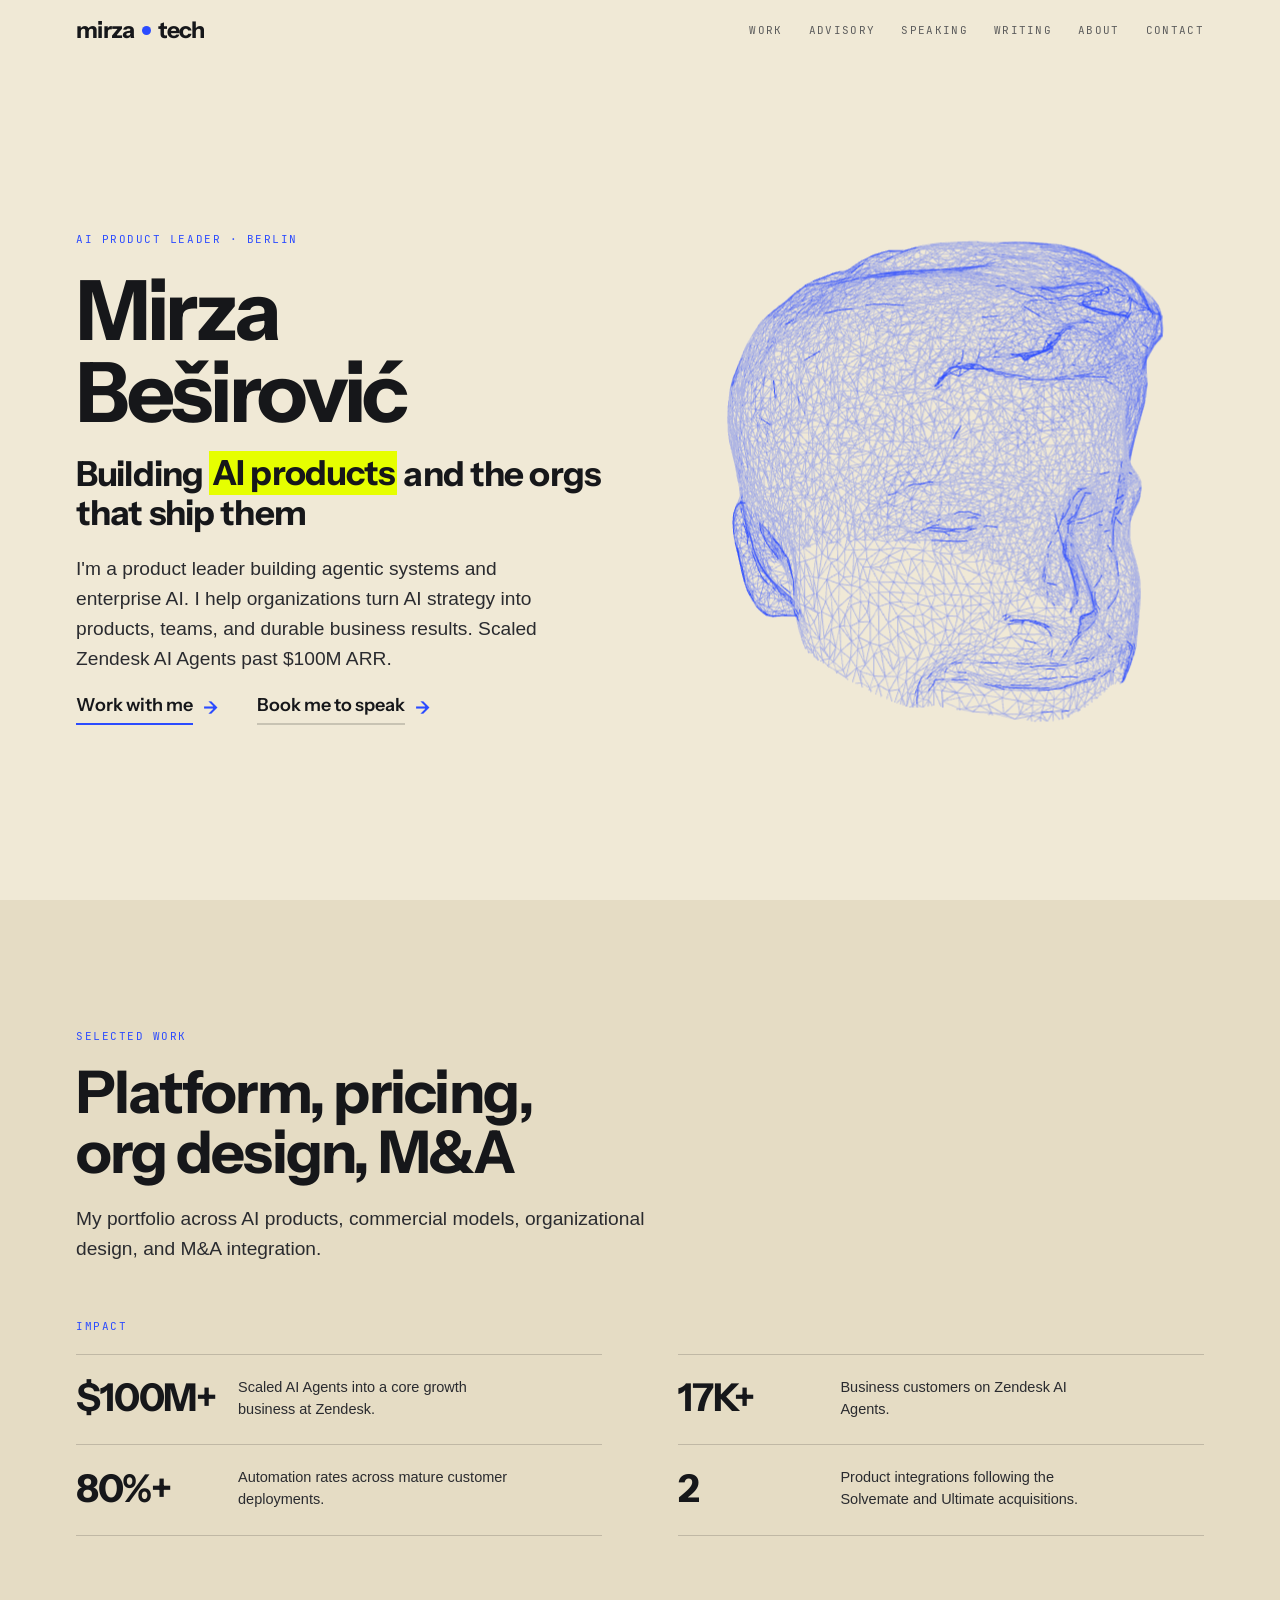
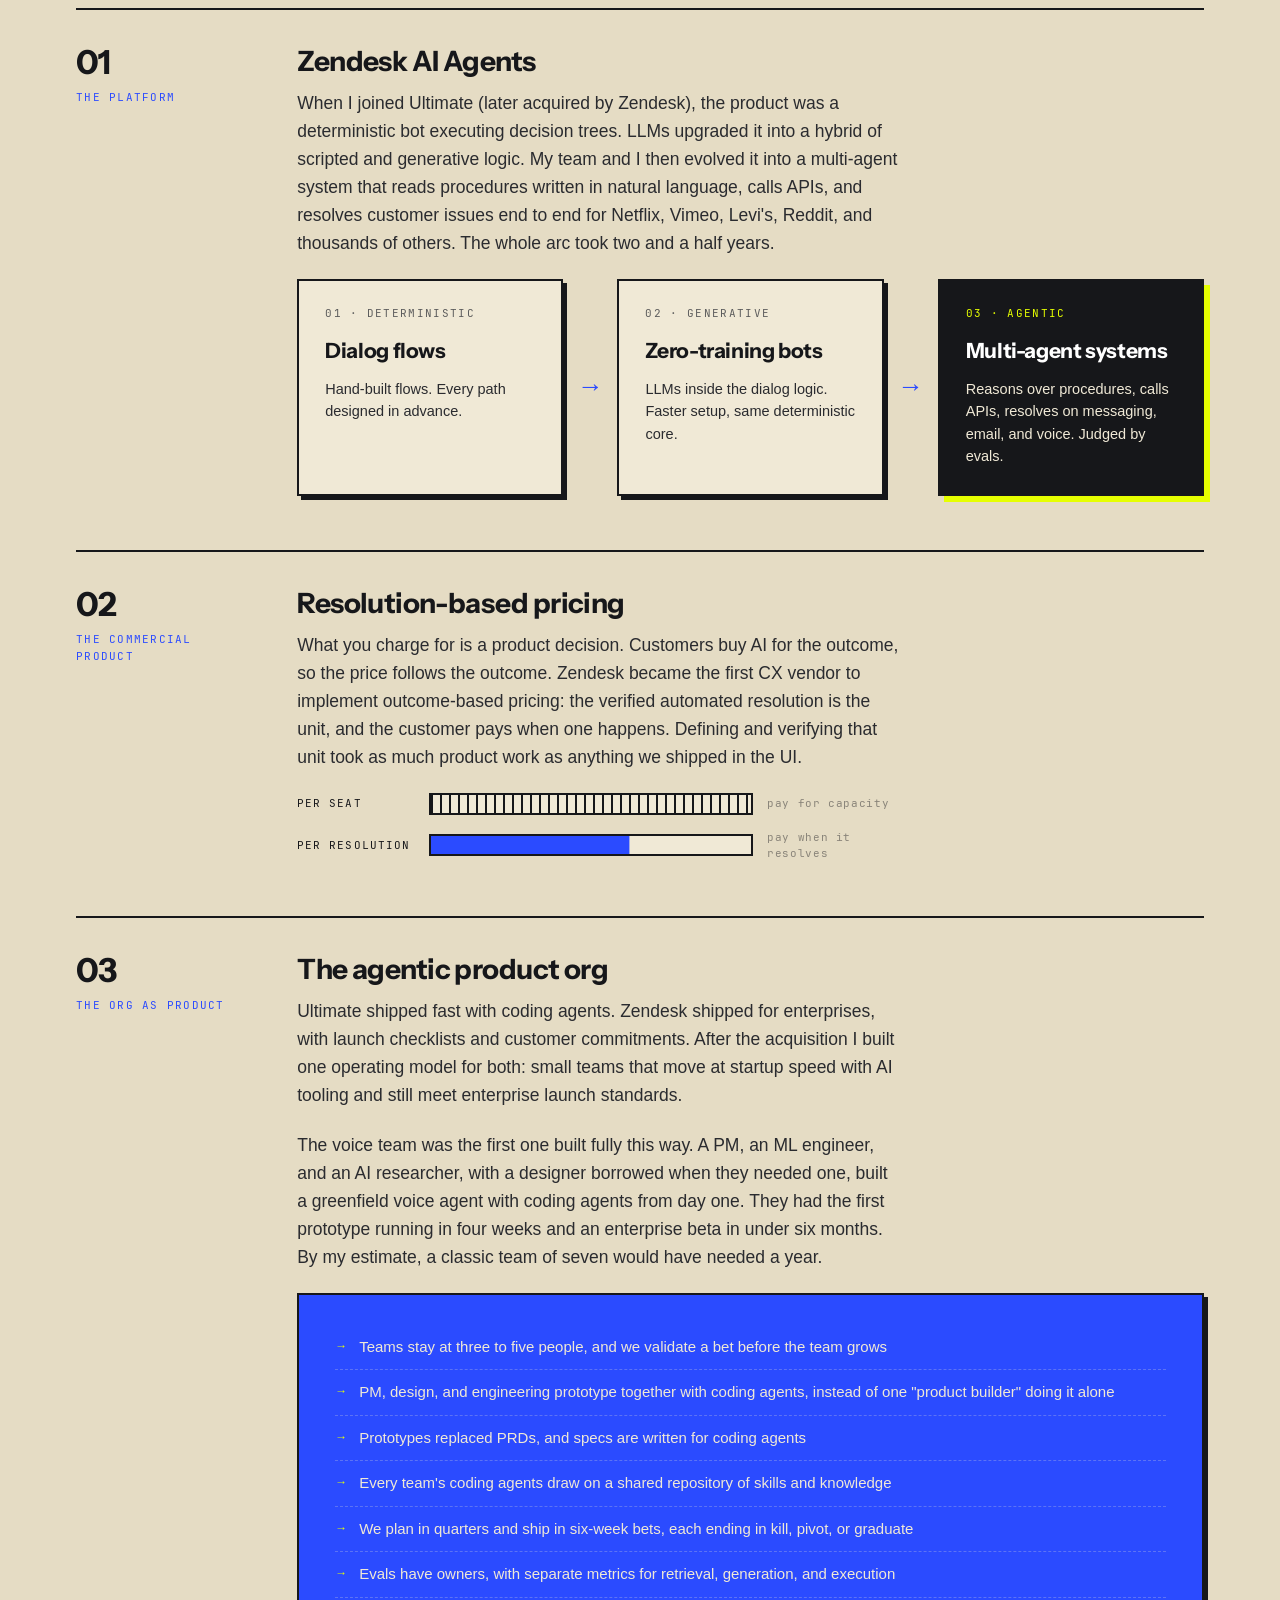
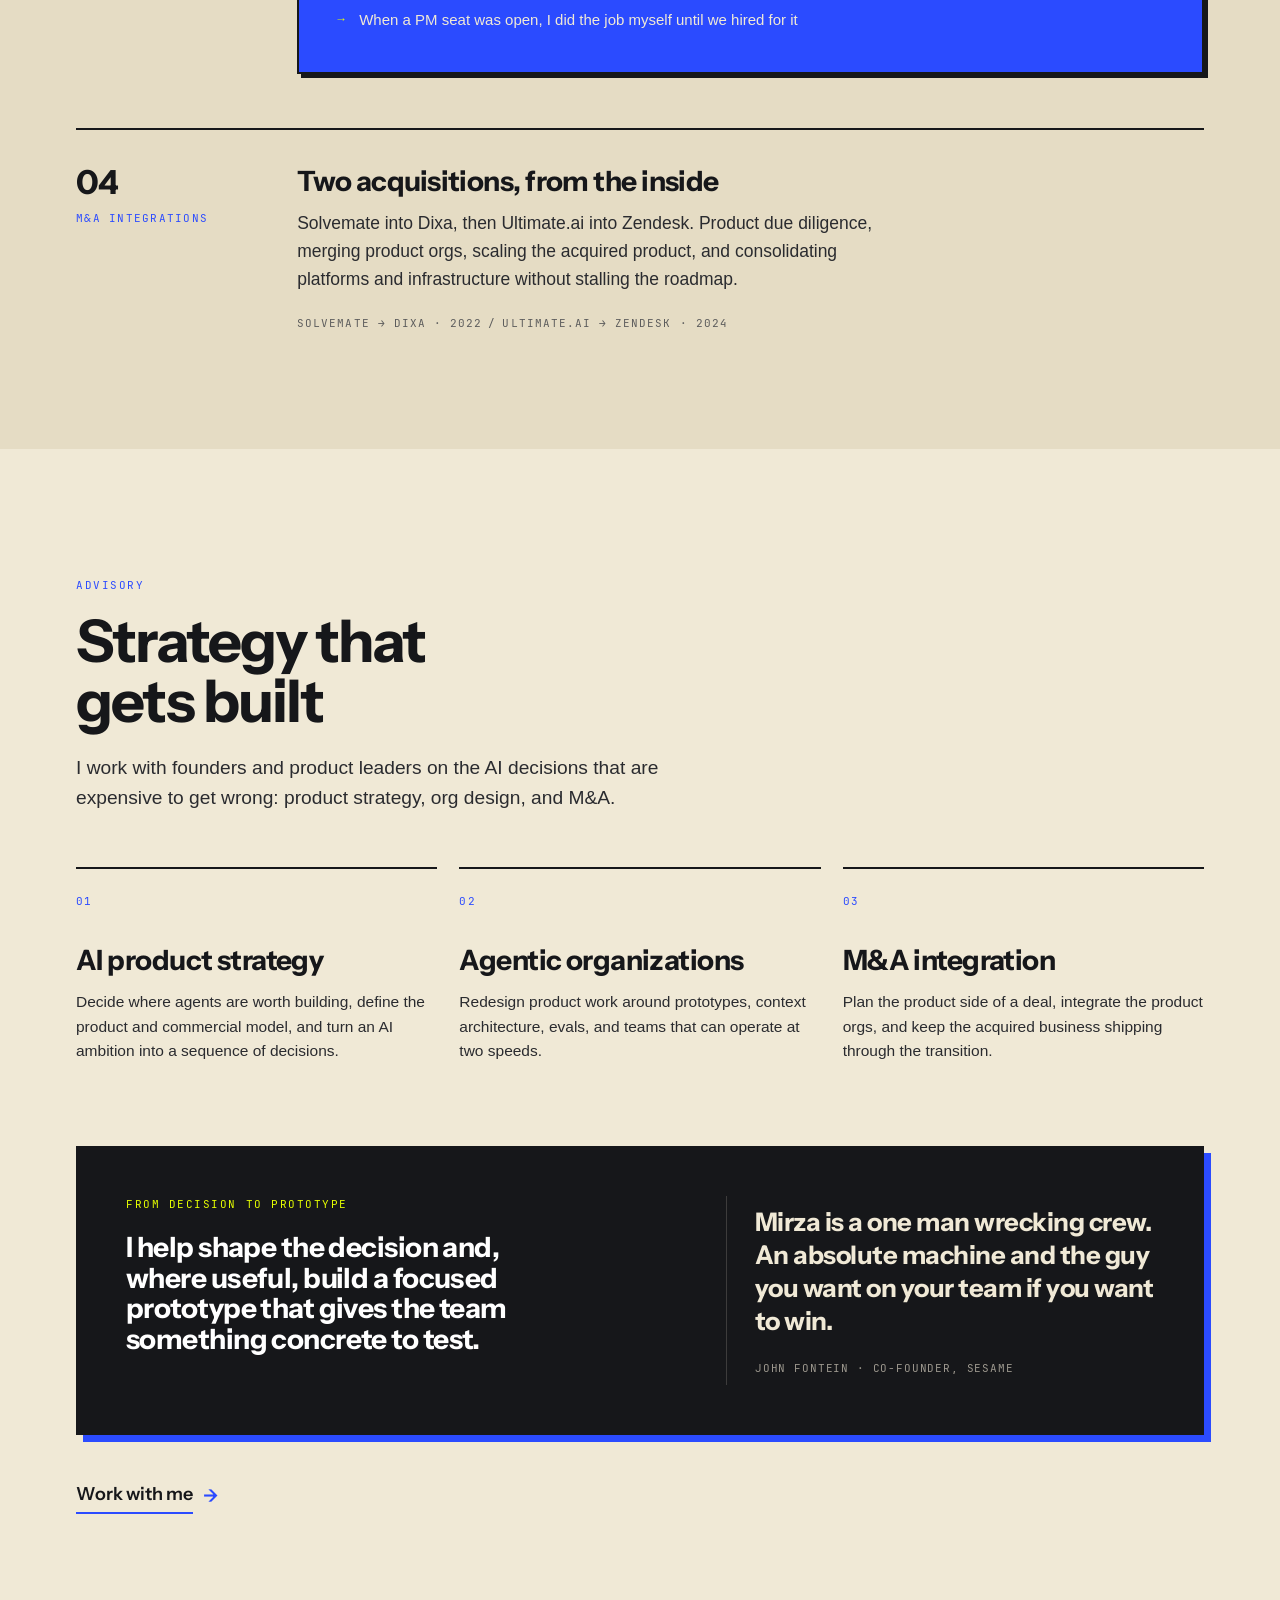
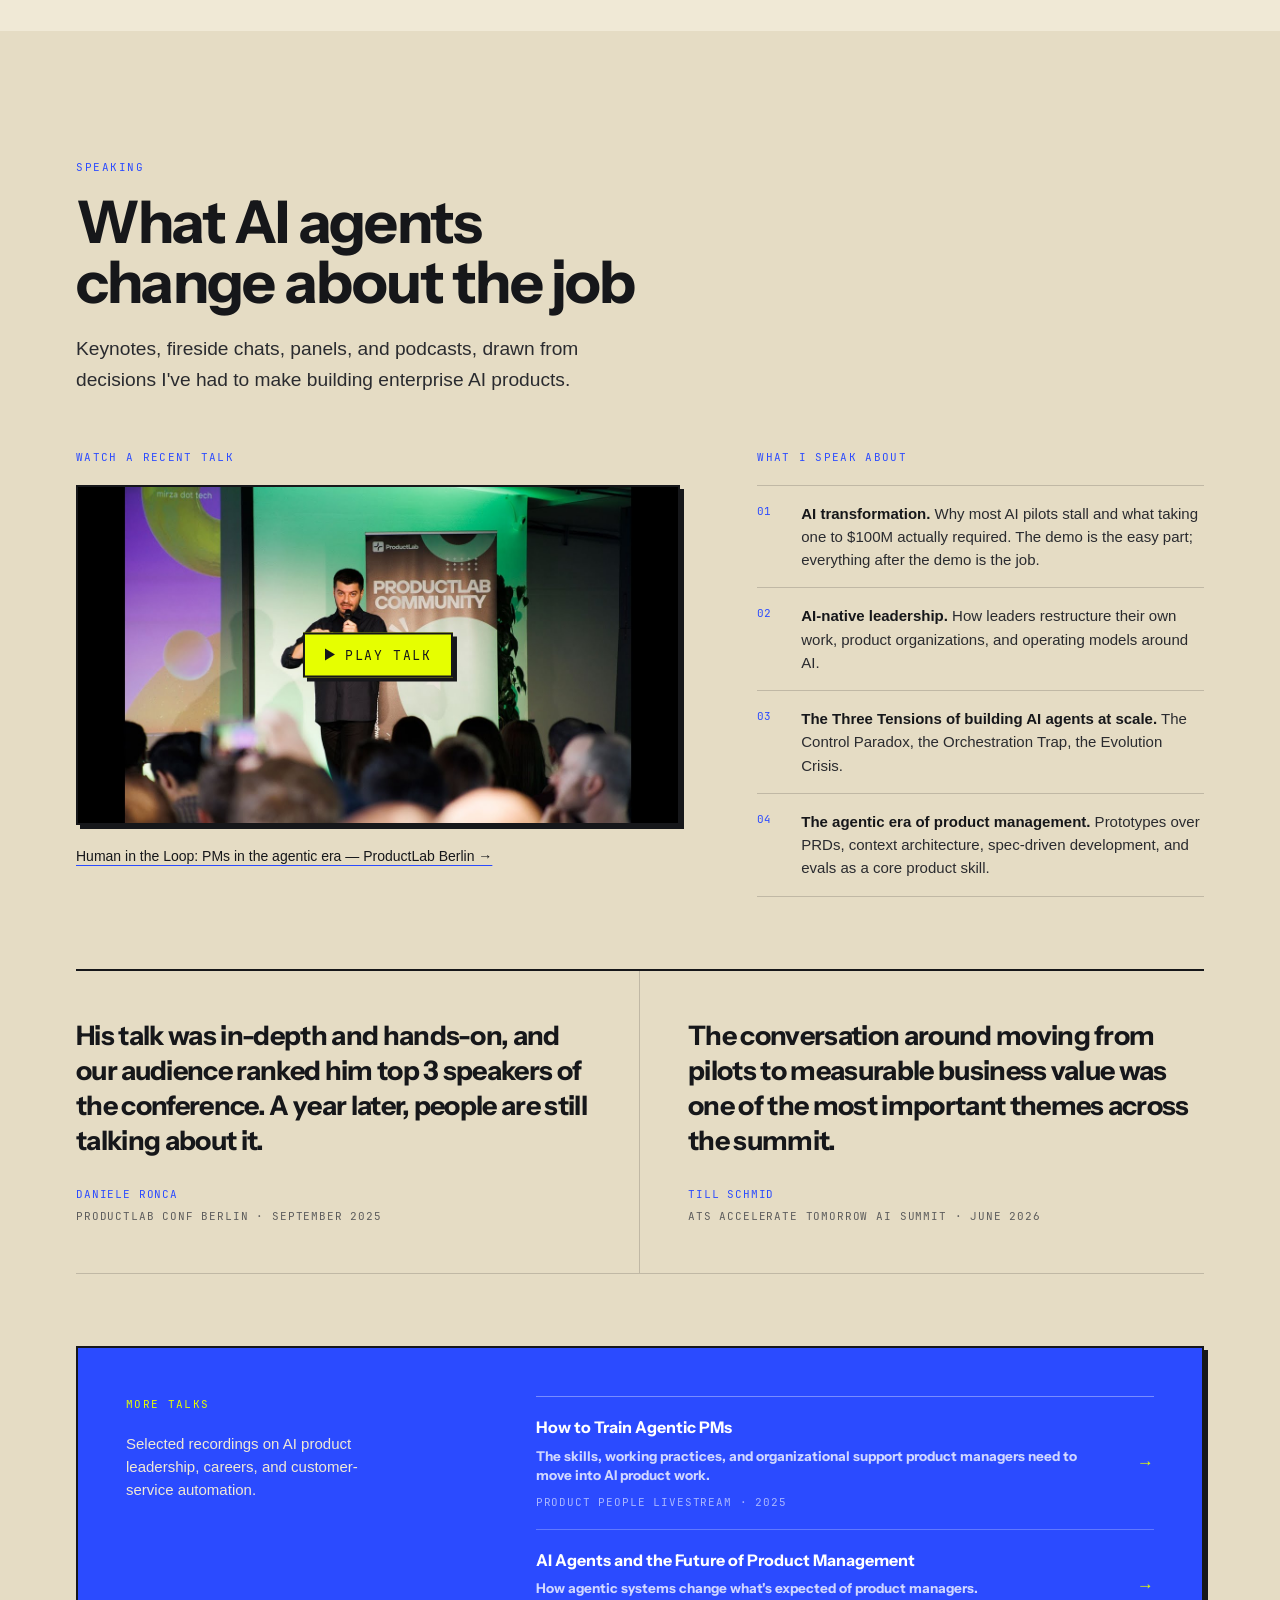
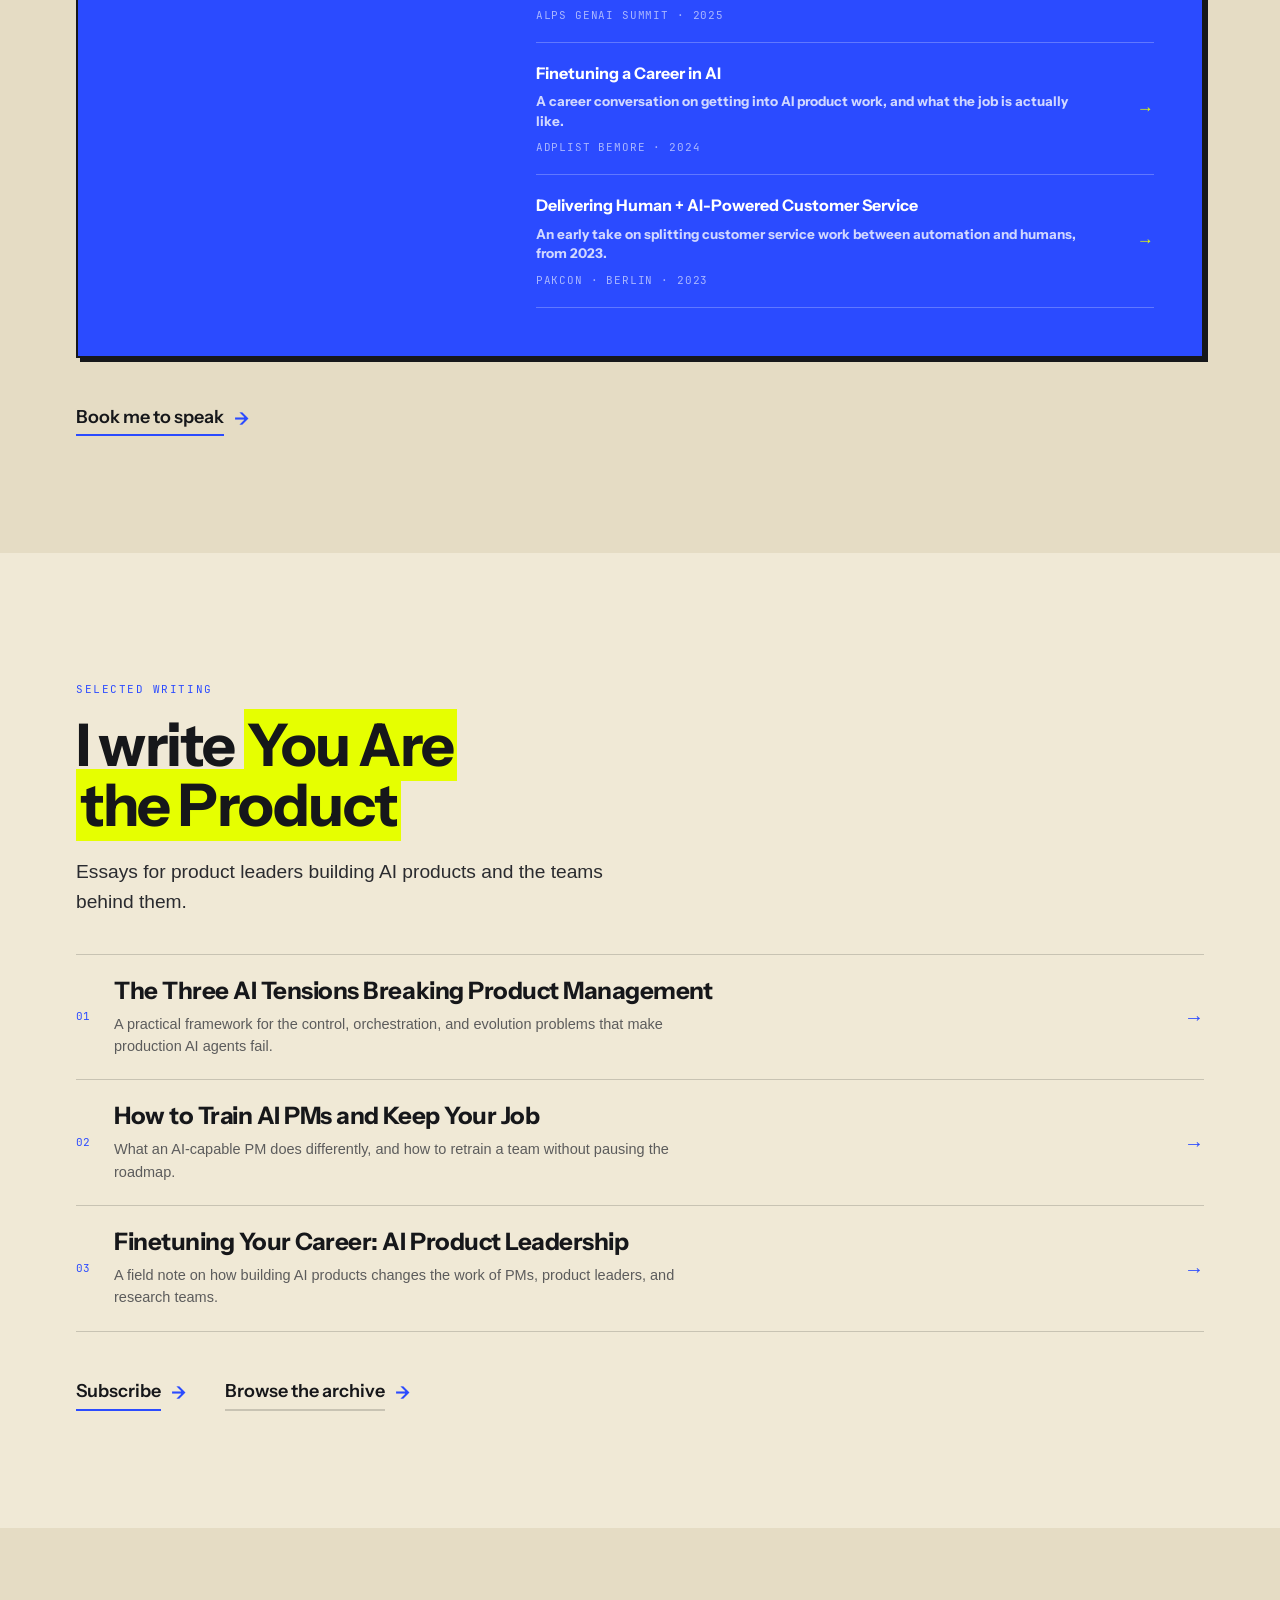
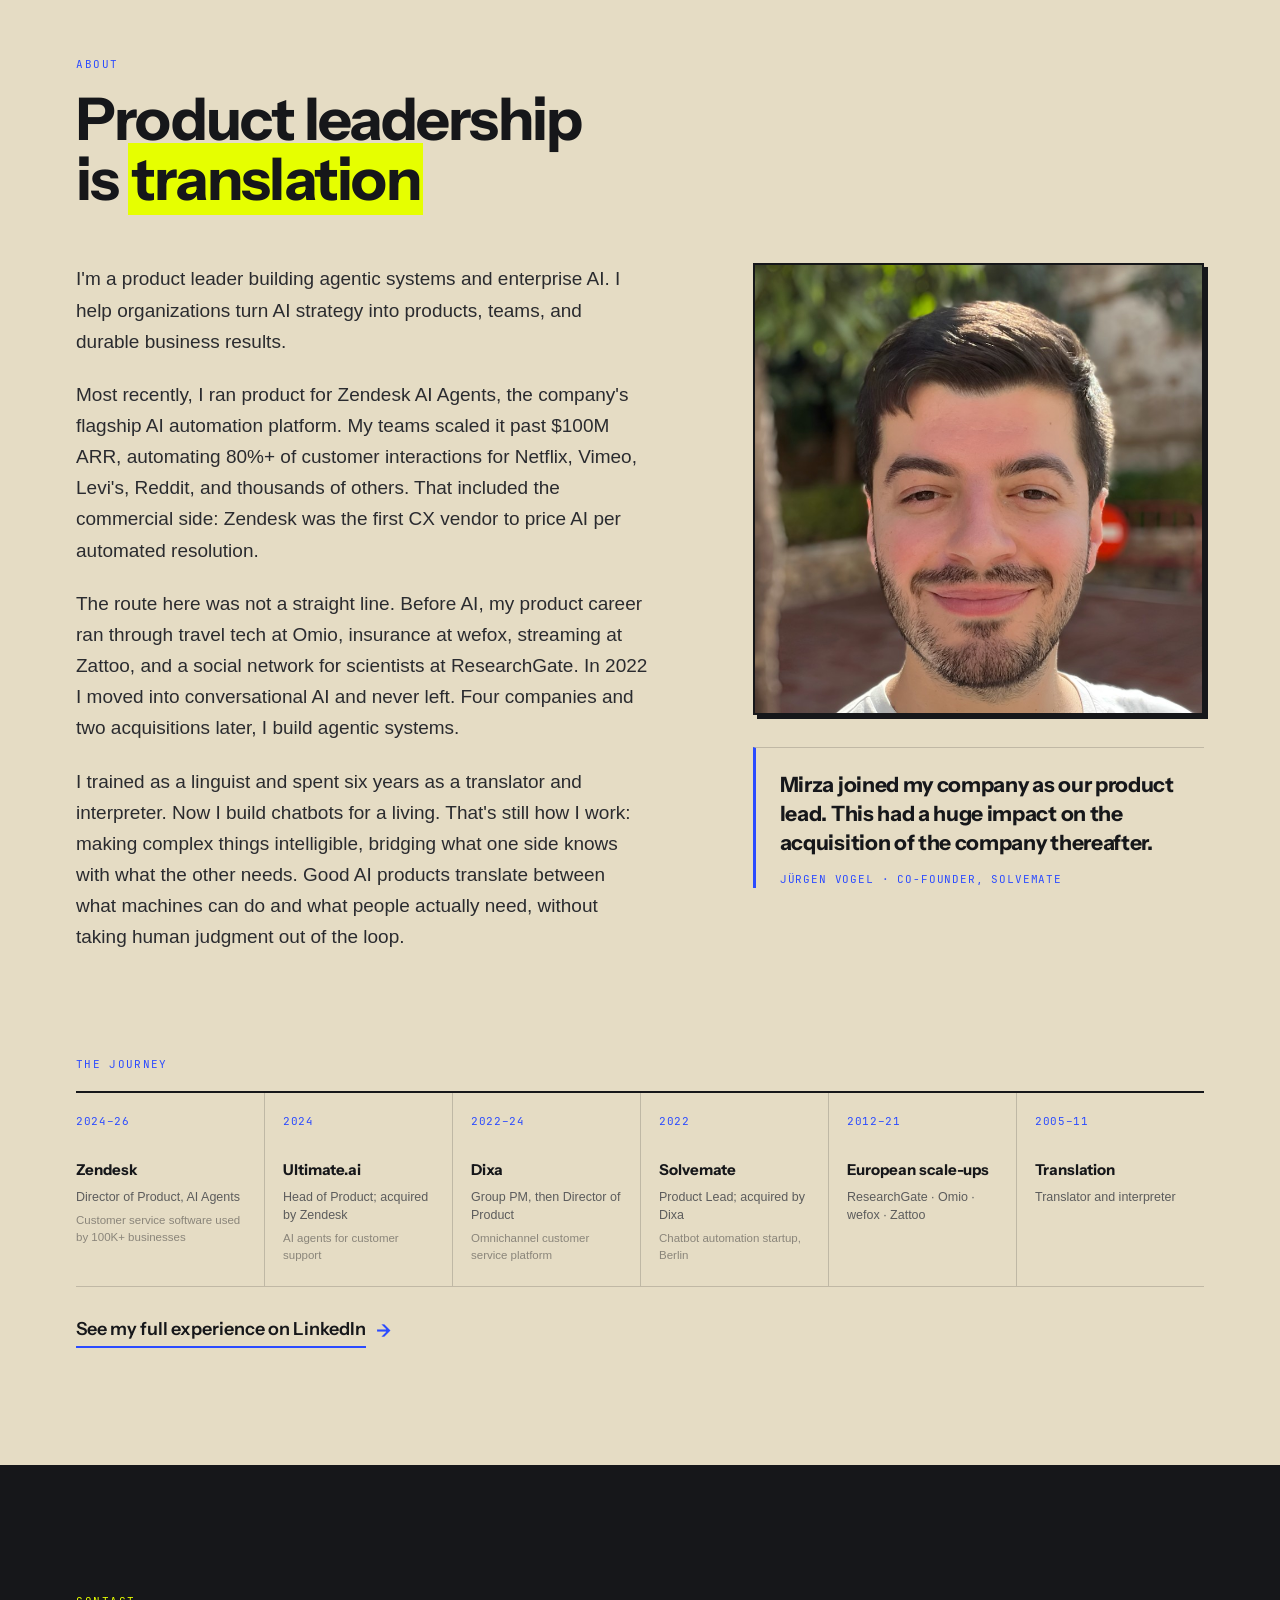
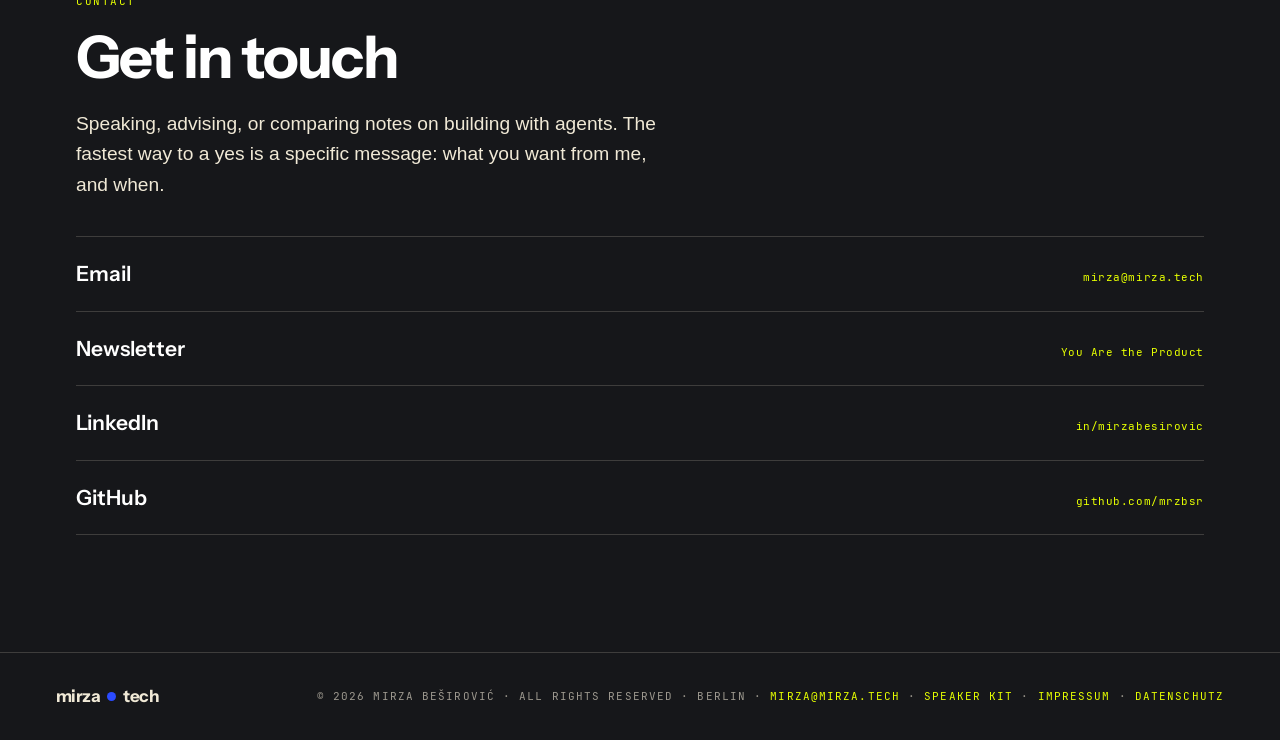
<file: index.html>
<!DOCTYPE html>
<html lang="en">
<head>
<meta charset="UTF-8" />
<meta name="viewport" content="width=device-width, initial-scale=1.0" />
<title>Mirza Beširović — AI Product Leader, Advisor, Speaker</title>
<meta name="description" content="Mirza Beširović is an AI product leader and speaker who scaled Zendesk AI Agents past $100M ARR. He advises founders and product leaders on AI product strategy, agentic organizations, and M&A integration." />

<link rel="canonical" href="https://mirza.tech/" />
<link rel="icon" type="image/svg+xml" href="assets/favicon.svg" />
<link rel="apple-touch-icon" href="assets/apple-touch-icon.png" />

<meta property="og:type" content="website" />
<meta property="og:site_name" content="mirza dot tech" />
<meta property="og:title" content="Mirza Beširović — AI Product Leader, Advisor, Speaker" />
<meta property="og:description" content="AI product leader and speaker. Scaled Zendesk AI Agents past $100M ARR. Advising founders and product leaders on AI product strategy, agentic organizations, and M&A integration." />
<meta property="og:url" content="https://mirza.tech/" />
<meta property="og:image" content="https://mirza.tech/assets/og.png" />
<meta property="og:image:width" content="1200" />
<meta property="og:image:height" content="630" />
<meta name="twitter:card" content="summary_large_image" />
<meta name="twitter:title" content="Mirza Beširović — AI Product Leader, Advisor, Speaker" />
<meta name="twitter:description" content="AI product leader and speaker. Scaled Zendesk AI Agents past $100M ARR. Advising founders and product leaders on AI product strategy, agentic organizations, and M&A integration." />
<meta name="twitter:image" content="https://mirza.tech/assets/og.png" />
<meta property="og:image:alt" content="Mirza Beširović — AI Product Leader, Advisor, Speaker" />
<meta name="twitter:image:alt" content="Mirza Beširović — AI Product Leader, Advisor, Speaker" />
<meta property="og:locale" content="en_US" />
<meta name="author" content="Mirza Beširović" />
<meta name="theme-color" content="#F0E9D6" />

<script type="application/ld+json">
{
  "@context": "https://schema.org",
  "@graph": [
    {
      "@type": "Person",
      "@id": "https://mirza.tech/#person",
      "name": "Mirza Beširović",
      "alternateName": "Mirza Besirovic",
      "jobTitle": "AI Product Leader",
      "alumniOf": { "@type": "Organization", "name": "Zendesk", "url": "https://www.zendesk.com" },
      "url": "https://mirza.tech/",
      "image": "https://mirza.tech/assets/mirza-headshot.jpg",
      "email": "mailto:mirza@mirza.tech",
      "address": { "@type": "PostalAddress", "addressLocality": "Berlin", "addressCountry": "DE" },
      "sameAs": [
        "https://www.linkedin.com/in/mirzabesirovic/",
        "https://github.com/mrzbsr",
        "https://youaretheproduct.io"
      ],
      "knowsAbout": [
        "AI agents",
        "AI product management",
        "AI product strategy",
        "customer service automation",
        "agentic organizations",
        "M&A product integration"
      ],
      "description": "Mirza Beširović is an AI product leader and speaker who scaled Zendesk AI Agents past $100M ARR. He advises founders and product leaders on AI product strategy, agentic organizations, and M&A integration."
    },
    {
      "@type": "WebSite",
      "@id": "https://mirza.tech/#website",
      "url": "https://mirza.tech/",
      "name": "mirza dot tech",
      "publisher": { "@id": "https://mirza.tech/#person" }
    },
    {
      "@type": "ProfilePage",
      "@id": "https://mirza.tech/#profilepage",
      "url": "https://mirza.tech/",
      "isPartOf": { "@id": "https://mirza.tech/#website" },
      "mainEntity": { "@id": "https://mirza.tech/#person" },
      "dateModified": "2026-11-03T13:00:00+01:00"
    },
    {
      "@type": "VideoObject",
      "name": "Human in the Loop: PMs in the agentic era — ProductLab Berlin",
      "description": "Keynote on what AI agents change about the product management job, at ProductLab Conf Berlin.",
      "uploadDate": "2025-10-27T10:00:00+01:00",
      "thumbnailUrl": "https://i.ytimg.com/vi/73_Uov3zmK4/hqdefault.jpg",
      "embedUrl": "https://www.youtube-nocookie.com/embed/73_Uov3zmK4",
      "contentUrl": "https://www.youtube.com/watch?v=73_Uov3zmK4"
    }
  ]
}
</script>

<link rel="preload" href="fonts/InstrumentSans-Variable.woff2" as="font" type="font/woff2" crossorigin />
<link rel="preload" href="fonts/JetBrainsMono-Regular.woff2" as="font" type="font/woff2" crossorigin />
<link rel="stylesheet" href="assets/tokens.css" />
<link rel="stylesheet" href="assets/site.css" />

<script>document.documentElement.classList.add('js');</script>
<script type="importmap">
{ "imports": {
  "three": "./assets/vendor/three.module.js",
  "three/addons/": "./assets/vendor/addons/"
}}
</script>
</head>
<body id="top">
<a class="skip-link" href="#main">Skip to content</a>

<!-- ===================== TOPBAR ===================== -->
<header class="topbar topbar--light" id="topbar">
  <div class="topbar-inner">
    <a class="logo" href="#top">mirza<span class="logo-dot"></span>tech</a>
    <nav id="nav">
      <a href="#work">work</a>
      <a href="#advisory">advisory</a>
      <a href="#speaking">speaking</a>
      <a href="#writing">writing</a>
      <a href="#about">about</a>
      <a href="#contact">contact</a>
    </nav>
    <button class="nav-toggle" type="button" aria-label="Open menu" aria-expanded="false" aria-controls="mobileMenu"><span></span><span></span><span></span></button>
  </div>
</header>
<header class="topbar topbar--dark" id="topbarDark" aria-hidden="true">
  <div class="topbar-inner">
    <a class="logo" href="#top" tabindex="-1">mirza<span class="logo-dot"></span>tech</a>
    <nav>
      <a href="#work" tabindex="-1">work</a>
      <a href="#advisory" tabindex="-1">advisory</a>
      <a href="#speaking" tabindex="-1">speaking</a>
      <a href="#writing" tabindex="-1">writing</a>
      <a href="#about" tabindex="-1">about</a>
      <a href="#contact" tabindex="-1">contact</a>
    </nav>
    <button class="nav-toggle" type="button" tabindex="-1" aria-hidden="true"><span></span><span></span><span></span></button>
  </div>
</header>

<div class="mobile-menu" id="mobileMenu" role="dialog" aria-modal="true" aria-label="Menu">
  <div class="mobile-menu-head">
    <a class="logo" href="#top">mirza<span class="logo-dot"></span>tech</a>
    <button class="mobile-menu-close" type="button" aria-label="Close menu">&#10005;</button>
  </div>
  <nav>
    <a href="#work">work</a>
    <a href="#advisory">advisory</a>
    <a href="#speaking">speaking</a>
    <a href="#writing">writing</a>
    <a href="#about">about</a>
    <a href="#contact">contact</a>
  </nav>
</div>

<main id="main">
<!-- ===================== HERO ===================== -->
<section class="hero" id="hero" data-scene="hero">
  <div class="shell hero-grid">
    <div class="hero-copy">
      <p class="hero-eyebrow mono-label">AI Product Leader · Berlin</p>
      <h1>Mirza<br>Beširović</h1>
      <p class="hero-headline">Building <span class="hi">AI products</span> and the orgs that ship them</p>
      <p class="hero-lede">I'm a product leader building agentic systems and enterprise AI. I help organizations turn AI strategy into products, teams, and durable business results. Scaled Zendesk AI Agents past $100M ARR.</p>
      <div class="cta-row">
        <a class="cta" href="#advisory"><span class="label">Work with me</span><span class="ar">→</span></a>
        <a class="cta muted" href="#speaking"><span class="label">Book me to speak</span><span class="ar">→</span></a>
      </div>
    </div>
    <div class="hero-visual">
      <div class="hero-mount" id="heroMount" aria-hidden="true"></div>
    </div>
  </div>
</section>

<!-- ===================== SELECTED WORK ===================== -->
<section class="section alt" id="work" data-screen-label="Work">
  <div class="shell">
    <div class="section-head reveal">
      <p class="mono-label">Selected work</p>
      <h2>Platform, pricing, org design, M&amp;A</h2>
      <p class="section-lede">My portfolio across AI products, commercial models, organizational design, and M&amp;A integration.</p>
    </div>
    <div class="work-impact reveal" id="credibility">
      <p class="mono-label">Impact</p>
      <div class="impact-grid">
        <div class="impact-item"><b data-count="100" data-prefix="$" data-suffix="M+">$100M+</b><span>Scaled AI Agents into a core growth business at Zendesk.</span></div>
        <div class="impact-item"><b data-count="17" data-suffix="K+">17K+</b><span>Business customers on Zendesk AI Agents.</span></div>
        <div class="impact-item"><b data-count="80" data-suffix="%+">80%+</b><span>Automation rates across mature customer deployments.</span></div>
        <div class="impact-item"><b data-count="2">2</b><span>Product integrations following the Solvemate and Ultimate acquisitions.</span></div>
      </div>
    </div>
    <article class="folio reveal">
      <div class="folio-side">
        <span class="fnum">01</span>
        <p class="fkick">The platform</p>
      </div>
      <div class="folio-main">
        <h3>Zendesk AI Agents</h3>
        <p class="folio-body">When I joined Ultimate (later acquired by Zendesk), the product was a deterministic bot executing decision trees. LLMs upgraded it into a hybrid of scripted and generative logic. My team and I then evolved it into a multi-agent system that reads procedures written in natural language, calls APIs, and resolves customer issues end to end for Netflix, Vimeo, Levi's, Reddit, and thousands of others. The whole arc took two and a half years.</p>
        <div class="gen-strip">
          <article class="gen-card">
            <p class="gk">01 &middot; Deterministic</p>
            <h4>Dialog flows</h4>
            <p class="gen-one">Hand-built flows. Every path designed in advance.</p>
          </article>
          <span class="gen-arrow" aria-hidden="true">&rarr;</span>
          <article class="gen-card">
            <p class="gk">02 &middot; Generative</p>
            <h4>Zero-training bots</h4>
            <p class="gen-one">LLMs inside the dialog logic. Faster setup, same deterministic core.</p>
          </article>
          <span class="gen-arrow" aria-hidden="true">&rarr;</span>
          <article class="gen-card now">
            <p class="gk">03 &middot; Agentic</p>
            <h4>Multi-agent systems</h4>
            <p class="gen-one">Reasons over procedures, calls APIs, resolves on messaging, email, and voice. Judged by evals.</p>
          </article>
        </div>
      </div>
    </article>

    <article class="folio reveal">
      <div class="folio-side">
        <span class="fnum">02</span>
        <p class="fkick">The commercial product</p>
      </div>
      <div class="folio-main">
        <h3>Resolution-based pricing</h3>
        <p class="folio-body">What you charge for is a product decision. Customers buy AI for the outcome, so the price follows the outcome. Zendesk became the first CX vendor to implement outcome-based pricing: the verified automated resolution is the unit, and the customer pays when one happens. Defining and verifying that unit took as much product work as anything we shipped in the UI.</p>
        <div class="price-flip" data-priceflip>
          <div class="pf-row"><span class="pf-label">Per seat</span><div class="pf-track"><div class="pf-fill pf-old"></div></div><span class="pf-note">pay for capacity</span></div>
          <div class="pf-row"><span class="pf-label">Per resolution</span><div class="pf-track"><div class="pf-fill pf-new"></div></div><span class="pf-note">pay when it resolves</span></div>
        </div>
      </div>
    </article>

    <article class="folio reveal">
      <div class="folio-side">
        <span class="fnum">03</span>
        <p class="fkick">The org as product</p>
      </div>
      <div class="folio-main">
        <h3>The agentic product org</h3>
        <p class="folio-body">Ultimate shipped fast with coding agents. Zendesk shipped for enterprises, with launch checklists and customer commitments. After the acquisition I built one operating model for both: small teams that move at startup speed with AI tooling and still meet enterprise launch standards.</p>
        <p class="folio-body">The voice team was the first one built fully this way. A PM, an ML engineer, and an AI researcher, with a designer borrowed when they needed one, built a greenfield voice agent with coding agents from day one. They had the first prototype running in four weeks and an enterprise beta in under six months. By my estimate, a classic team of seven would have needed a year.</p>
        <div class="folio-panel reveal">
          <ul class="folio-list">
            <li>Teams stay at three to five people, and we validate a bet before the team grows</li>
            <li>PM, design, and engineering prototype together with coding agents, instead of one "product builder" doing it alone</li>
            <li>Prototypes replaced PRDs, and specs are written for coding agents</li>
            <li>Every team's coding agents draw on a shared repository of skills and knowledge</li>
            <li>We plan in quarters and ship in six-week bets, each ending in kill, pivot, or graduate</li>
            <li>Evals have owners, with separate metrics for retrieval, generation, and execution</li>
            <li>When a PM seat was open, I did the job myself until we hired for it</li>
          </ul>
        </div>
      </div>
    </article>

    <article class="folio reveal">
      <div class="folio-side">
        <span class="fnum">04</span>
        <p class="fkick">M&amp;A integrations</p>
      </div>
      <div class="folio-main">
        <h3>Two acquisitions, from the inside</h3>
        <p class="folio-body">Solvemate into Dixa, then Ultimate.ai into Zendesk. Product due diligence, merging product orgs, scaling the acquired product, and consolidating platforms and infrastructure without stalling the roadmap.</p>
        <p class="folio-facts">Solvemate &rarr; Dixa &middot; 2022&ensp;/&ensp;Ultimate.ai &rarr; Zendesk &middot; 2024</p>
      </div>
    </article>

  </div>
</section>

<!-- ===================== ADVISORY ===================== -->
<section class="section advisory" id="advisory" data-screen-label="Advisory">
  <div class="shell">
    <div class="section-head reveal">
      <p class="mono-label">Advisory</p>
      <h2>Strategy that gets built</h2>
      <p class="section-lede">I work with founders and product leaders on the AI decisions that are expensive to get wrong: product strategy, org design, and M&amp;A.</p>
    </div>
    <div class="advisory-grid">
      <article class="advisory-card reveal">
        <span class="ac-num">01</span>
        <h3>AI product strategy</h3>
        <p>Decide where agents are worth building, define the product and commercial model, and turn an AI ambition into a sequence of decisions.</p>
      </article>
      <article class="advisory-card reveal" data-d="1">
        <span class="ac-num">02</span>
        <h3>Agentic organizations</h3>
        <p>Redesign product work around prototypes, context architecture, evals, and teams that can operate at two speeds.</p>
      </article>
      <article class="advisory-card reveal" data-d="2">
        <span class="ac-num">03</span>
        <h3>M&amp;A integration</h3>
        <p>Plan the product side of a deal, integrate the product orgs, and keep the acquired business shipping through the transition.</p>
      </article>
    </div>
    <div class="builder-band reveal" data-d="2">
      <div class="builder-copy">
        <p class="mono-label">From decision to prototype</p>
        <h3>I help shape the decision and, where useful, build a focused prototype that gives the team something concrete to test.</h3>
      </div>
      <figure class="builder-quote">
        <blockquote>Mirza is a one man wrecking crew. An absolute machine and the guy you want on your team if you want to win.</blockquote>
        <figcaption>John Fontein · Co-founder, Sesame</figcaption>
      </figure>
    </div>
    <div class="speaking-cta reveal" data-d="3">
      <a class="cta" href="mailto:mirza@mirza.tech?subject=Advisory"><span class="label">Work with me</span><span class="ar">→</span></a>
    </div>
  </div>
</section>

<!-- ===================== SPEAKING ===================== -->
<section class="section" id="speaking" data-screen-label="Speaking">
  <div class="shell">
    <div class="section-head reveal">
      <p class="mono-label">Speaking</p>
      <h2>What AI agents change about the job</h2>
      <p class="section-lede">Keynotes, fireside chats, panels, and podcasts, drawn from decisions I've had to make building enterprise AI products.</p>
    </div>

    <div class="speak-grid">
      <div class="speak-themes reveal">
        <p class="k">What I speak about</p>
        <ol class="themes">
          <li><b>AI transformation.</b> Why most AI pilots stall and what taking one to $100M actually required. The demo is the easy part; everything after the demo is the job.</li>
          <li><b>AI-native leadership.</b> How leaders restructure their own work, product organizations, and operating models around AI.</li>
          <li><b>The Three Tensions of building AI agents at scale.</b> The Control Paradox, the Orchestration Trap, the Evolution Crisis.</li>
          <li><b>The agentic era of product management.</b> Prototypes over PRDs, context architecture, spec-driven development, and evals as a core product skill.</li>
        </ol>
      </div>

      <div class="speak-watch reveal" data-d="1">
        <p class="k">Watch a recent talk</p>
        <div class="video-frame">
          <button class="video-facade" type="button" data-embed="https://www.youtube-nocookie.com/embed/73_Uov3zmK4?autoplay=1" data-title="Human in the Loop: PMs in the agentic era — ProductLab Berlin">
            <img src="assets/talk-productlab-poster.jpg" alt="" width="1280" height="720" loading="lazy" />
            <span class="vf-badge"><span class="vf-tri" aria-hidden="true"></span>Play talk</span>
            <span class="visually-hidden">Human in the Loop: PMs in the agentic era. Loads the YouTube player and connects to Google.</span>
          </button>
        </div>
        <div class="talk-links">
          <a class="ds-link" href="https://www.youtube.com/watch?v=73_Uov3zmK4&t=1s" target="_blank" rel="noopener">Human in the Loop: PMs in the agentic era — ProductLab Berlin →</a>
        </div>
      </div>
    </div>

    <div class="organizer-quotes reveal" data-d="1">
      <figure class="organizer-quote">
        <blockquote>His talk was in-depth and hands-on, and our audience ranked him top 3 speakers of the conference. A year later, people are still talking about it.</blockquote>
        <figcaption><b>Daniele Ronca</b><span>ProductLab Conf Berlin · September 2025</span></figcaption>
      </figure>
      <figure class="organizer-quote">
        <blockquote>The conversation around moving from pilots to measurable business value was one of the most important themes across the summit.</blockquote>
        <figcaption><b>Till Schmid</b><span>ATS Accelerate Tomorrow AI Summit · June 2026</span></figcaption>
      </figure>
    </div>

    <div class="more-talks reveal" data-d="1">
      <div class="more-talks-intro">
        <p class="k">More talks</p>
        <p>Selected recordings on AI product leadership, careers, and customer-service automation.</p>
      </div>
      <div class="talk-index">
        <a href="https://www.youtube.com/live/bnJNvsnvHXU?si=CdHkL8R23U72wtAs&t=276" target="_blank" rel="noopener"><span>How to Train Agentic PMs</span><span class="talk-summary">The skills, working practices, and organizational support product managers need to move into AI product work.</span><small>Product People livestream · 2025</small><b>→</b></a>
        <a href="https://www.youtube.com/watch?v=BzhZTyfUyKU" target="_blank" rel="noopener"><span>AI Agents and the Future of Product Management</span><span class="talk-summary">How agentic systems change what's expected of product managers.</span><small>Alps GenAI Summit · 2025</small><b>→</b></a>
        <a href="https://www.youtube.com/watch?v=TN6auCnmcrU" target="_blank" rel="noopener"><span>Finetuning a Career in AI</span><span class="talk-summary">A career conversation on getting into AI product work, and what the job is actually like.</span><small>ADPList BeMore · 2024</small><b>→</b></a>
        <a href="https://www.youtube.com/watch?v=Hl0mPdKROmw&t=3480s" target="_blank" rel="noopener"><span>Delivering Human + AI-Powered Customer Service</span><span class="talk-summary">An early take on splitting customer service work between automation and humans, from 2023.</span><small>PAKCON · Berlin · 2023</small><b>→</b></a>
      </div>
    </div>

    <div class="speaking-cta reveal" data-d="2">
      <a class="cta" href="mailto:mirza@mirza.tech?subject=Speaking%20inquiry"><span class="label">Book me to speak</span><span class="ar">→</span></a>
    </div>
  </div>
</section>

<!-- ===================== SELECTED WRITING ===================== -->
<section class="section" id="writing" data-screen-label="Writing">
  <div class="shell">
    <div class="section-head section-head--tight reveal">
      <p class="mono-label">Selected writing</p>
      <h2>I write <span class="hi">You Are the Product</span></h2>
      <p class="section-lede">Essays for product leaders building AI products and the teams behind them.</p>
    </div>
    <div class="writing-list reveal" data-d="1">
      <a class="writing-item" href="https://youaretheproduct.io/p/the-three-ai-tensions-breaking-product" target="_blank" rel="noopener">
        <span class="wnum">01</span><span class="wcopy"><span class="wt">The Three AI Tensions Breaking Product Management</span><span class="ws">A practical framework for the control, orchestration, and evolution problems that make production AI agents fail.</span></span><span class="war">→</span>
      </a>
      <a class="writing-item" href="https://youaretheproduct.io/p/how-to-train-ai-pms-and-keep-your" target="_blank" rel="noopener">
        <span class="wnum">02</span><span class="wcopy"><span class="wt">How to Train AI PMs and Keep Your Job</span><span class="ws">What an AI-capable PM does differently, and how to retrain a team without pausing the roadmap.</span></span><span class="war">→</span>
      </a>
      <a class="writing-item" href="https://youaretheproduct.io/p/finetuning-your-career-ai-product" target="_blank" rel="noopener">
        <span class="wnum">03</span><span class="wcopy"><span class="wt">Finetuning Your Career: AI Product Leadership</span><span class="ws">A field note on how building AI products changes the work of PMs, product leaders, and research teams.</span></span><span class="war">→</span>
      </a>
    </div>
    <div class="cta-row writing-ctas reveal" data-d="2">
      <a class="cta" href="https://youaretheproduct.io" target="_blank" rel="noopener"><span class="label">Subscribe</span><span class="ar">→</span></a>
      <a class="cta muted" href="https://youaretheproduct.io/archive" target="_blank" rel="noopener"><span class="label">Browse the archive</span><span class="ar">→</span></a>
    </div>
  </div>
</section>

<!-- ===================== ABOUT ===================== -->
<section class="section alt" id="about" data-screen-label="About">
  <div class="shell">
    <div class="section-head reveal">
      <p class="mono-label">About</p>
      <h2>Product leadership is <span class="hi">translation</span></h2>
    </div>
    <div class="about-columns">
      <div class="about-left reveal">
        <div class="about-story">
          <p>I'm a product leader building agentic systems and enterprise AI. I help organizations turn AI strategy into products, teams, and durable business results.</p>
          <p>Most recently, I ran product for Zendesk AI Agents, the company's flagship AI automation platform. My teams scaled it past $100M ARR, automating 80%+ of customer interactions for Netflix, Vimeo, Levi's, Reddit, and thousands of others. That included the commercial side: Zendesk was the first CX vendor to price AI per automated resolution.</p>
          <p>The route here was not a straight line. Before AI, my product career ran through travel tech at Omio, insurance at wefox, streaming at Zattoo, and a social network for scientists at ResearchGate. In 2022 I moved into conversational AI and never left. Four companies and two acquisitions later, I build agentic systems.</p>
          <p>I trained as a linguist and spent six years as a translator and interpreter. Now I build chatbots for a living. That's still how I work: making complex things intelligible, bridging what one side knows with what the other needs. Good AI products translate between what machines can do and what people actually need, without taking human judgment out of the loop.</p>
        </div>
      </div>
      <aside class="about-right reveal" data-d="1">
        <figure class="about-photo">
          <img src="assets/mirza-headshot.jpg" alt="Mirza Beširović" width="800" height="800" loading="lazy" />
        </figure>
        <figure class="about-quote">
          <blockquote>Mirza joined my company as our product lead. This had a huge impact on the acquisition of the company thereafter.</blockquote>
          <figcaption>Jürgen Vogel · Co-founder, Solvemate</figcaption>
        </figure>
      </aside>
    </div>
    <div class="journey-wide reveal" data-d="2">
      <p class="k">The journey</p>
      <ol class="journey-row">
        <li><span class="jy">2024–26</span><span class="jt"><b>Zendesk</b><small>Director of Product, AI Agents</small><small class="jd">Customer service software used by 100K+ businesses</small></span></li>
        <li><span class="jy">2024</span><span class="jt"><b>Ultimate.ai</b><small>Head of Product; acquired by Zendesk</small><small class="jd">AI agents for customer support</small></span></li>
        <li><span class="jy">2022–24</span><span class="jt"><b>Dixa</b><small>Group PM, then Director of Product</small><small class="jd">Omnichannel customer service platform</small></span></li>
        <li><span class="jy">2022</span><span class="jt"><b>Solvemate</b><small>Product Lead; acquired by Dixa</small><small class="jd">Chatbot automation startup, Berlin</small></span></li>
        <li><span class="jy">2012–21</span><span class="jt"><b>European scale-ups</b><small>ResearchGate · Omio · wefox · Zattoo</small></span></li>
        <li><span class="jy">2005–11</span><span class="jt"><b>Translation</b><small>Translator and interpreter</small></span></li>
      </ol>
      <a class="cta about-linkedin" href="https://www.linkedin.com/in/mirzabesirovic/" target="_blank" rel="noopener"><span class="label">See my full experience on LinkedIn</span><span class="ar">→</span></a>
    </div>
  </div>
</section>

<!-- ===================== CONTACT (dark) ===================== -->
<section class="section contact" id="contact" data-screen-label="Contact">
  <div class="shell">
    <div class="section-head section-head--tight reveal">
      <p class="mono-label">Contact</p>
      <h2>Get in touch</h2>
      <p class="section-lede">Speaking, advising, or comparing notes on building with agents. The fastest way to a yes is a specific message: what you want from me, and when.</p>
    </div>
    <div class="contact-links reveal" data-d="1">
      <a class="contact-link" href="mailto:mirza@mirza.tech"><span class="cl-label">Email</span><span class="cl-val">mirza@mirza.tech</span></a>
      <a class="contact-link" href="https://youaretheproduct.io" target="_blank" rel="noopener"><span class="cl-label">Newsletter</span><span class="cl-val">You Are the Product</span></a>
      <a class="contact-link" href="https://www.linkedin.com/in/mirzabesirovic/" target="_blank" rel="noopener"><span class="cl-label">LinkedIn</span><span class="cl-val">in/mirzabesirovic</span></a>
      <a class="contact-link" href="https://github.com/mrzbsr" target="_blank" rel="noopener"><span class="cl-label">GitHub</span><span class="cl-val">github.com/mrzbsr</span></a>
    </div>
  </div>
</section>
</main>

<footer class="site-footer">
  <span class="foot-logo">mirza<span class="logo-dot"></span>tech</span>
  <span>&copy; 2026 Mirza Beširović · All rights reserved · Berlin · <a href="mailto:mirza@mirza.tech">mirza@mirza.tech</a> · <a href="speaker-kit.html">Speaker kit</a> · <a href="impressum.html">Impressum</a> · <a href="datenschutz.html">Datenschutz</a></span>
</footer>

<!-- ===================== SCRIPTS ===================== -->
<script>
  if (location.hash) requestAnimationFrame(() => document.getElementById(decodeURIComponent(location.hash.slice(1)))?.scrollIntoView());
  document.querySelectorAll('.video-facade').forEach((btn) => {
    btn.addEventListener('click', () => {
      const f = document.createElement('iframe');
      f.src = btn.dataset.embed;
      f.title = btn.dataset.title || 'YouTube video';
      f.setAttribute('allow', 'accelerometer; autoplay; clipboard-write; encrypted-media; gyroscope; picture-in-picture; web-share');
      f.allowFullscreen = true;
      btn.replaceWith(f);
      f.focus();
    });
  });
</script>
<script src="assets/menu.js" defer></script>
<script src="assets/vendor/gsap.min.js"></script>
<script src="assets/vendor/ScrollTrigger.min.js"></script>
<script type="module" src="assets/scene.js"></script>
<script type="module" src="assets/main.js"></script>

</body>
</html>
</file>
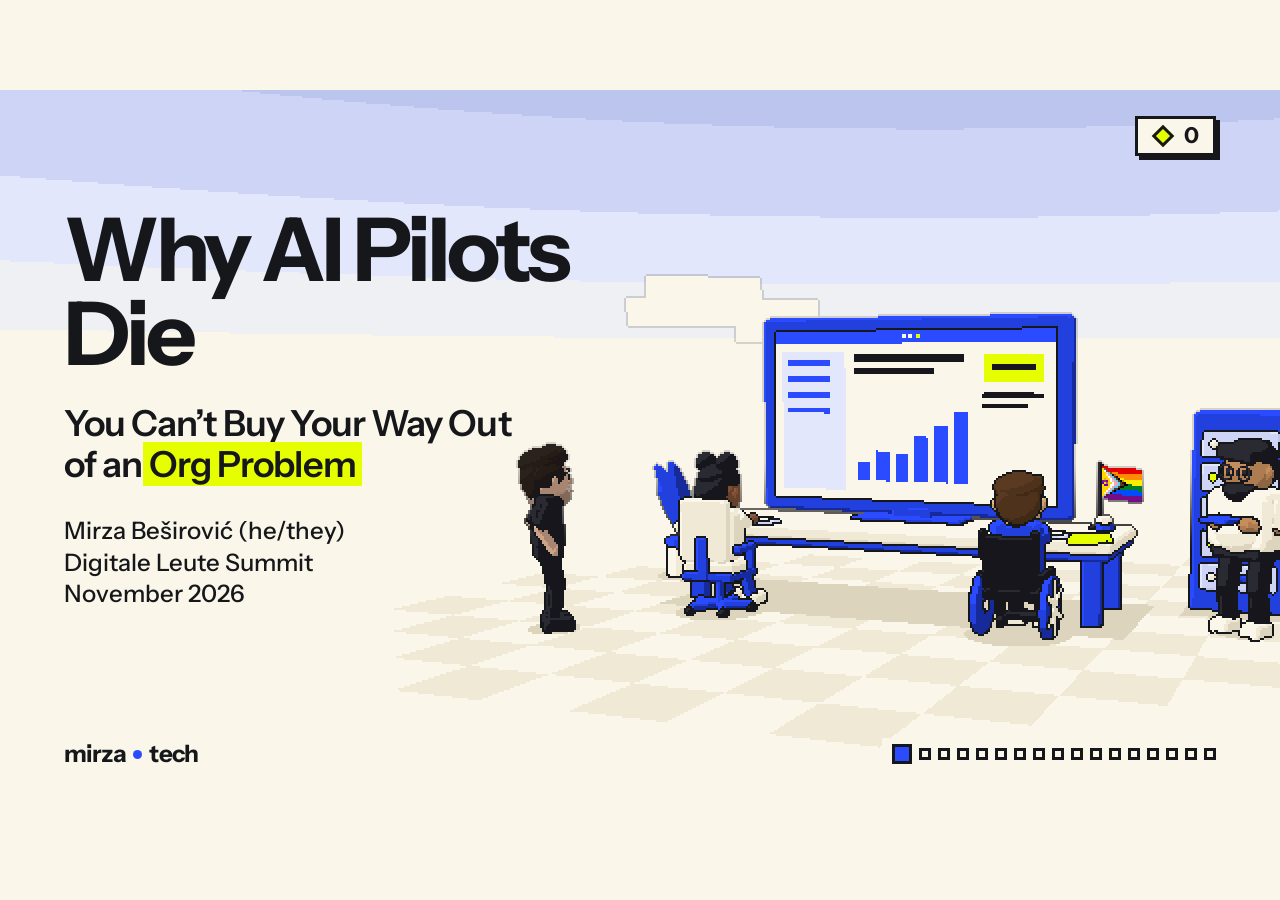
<file: dl-bd0dab8edd51/index.html>
<!doctype html>
<html lang="en">
<head>
<meta name="robots" content="noindex,nofollow">
<meta charset="utf-8">
<meta name="viewport" content="width=device-width,initial-scale=1">
<meta name="color-scheme" content="only light">
<title>Why AI Pilots Die · Digitale Leute Summit</title>
<style>
@font-face{font-family:'Instrument Sans';src:url('fonts/InstrumentSans-Variable.woff2') format('woff2');font-weight:400 700;font-style:normal}
:root{color-scheme:only light;--paper:#faf6ea;--sand:#f0e9d6;--ink:#16171a;--blue:#2b4bff;--yellow:#e6ff00;--muted:#5f5c53}
*{box-sizing:border-box}
html,body{margin:0;height:100%;overflow:hidden;background:var(--paper);color:var(--ink);font-family:'Instrument Sans',sans-serif}
#stage{position:absolute;left:50%;top:50%;width:1280px;height:720px;margin:-360px 0 0 -640px;overflow:hidden;background:var(--paper);outline:none;cursor:default}
#world{position:absolute;inset:0;width:1280px;height:720px;image-rendering:pixelated}
@keyframes pop{0%{opacity:0;transform:translateY(16px) scale(.96)}100%{opacity:1;transform:none}}
@keyframes grow{from{width:0}}
.pt{visibility:hidden}
.pt.show{visibility:visible;animation:pop .34s cubic-bezier(.2,.9,.3,1.2) both}

/* text in the world's clearing */
.slide{position:absolute;left:64px;top:104px;width:520px;opacity:0;pointer-events:none;transition:opacity .2s}
.slide.top{top:50px;width:1000px}
.slide.on{opacity:1}
.slide h1{font-size:88px;line-height:.96;letter-spacing:-.045em;font-weight:700;margin:14px 0 26px}
.slide .sub{font-size:36px;line-height:1.14;letter-spacing:-.025em;font-weight:600;margin:0 0 30px;max-width:470px}
.slide mark{background:var(--yellow);color:inherit;padding:0 6px;margin:0 -6px}
.slide .by{font-size:24px;font-weight:500;line-height:1.32;margin:0}
.slide h2{font-size:64px;line-height:1;letter-spacing:-.04em;font-weight:700;margin:0 0 6px}
.slide h2.md{font-size:56px;white-space:nowrap}
.slide h2.sm{font-size:46px;line-height:1.05}
.slide h2.xs{font-size:41px;white-space:nowrap}
.card{background:var(--paper);border:3px solid var(--ink);box-shadow:6px 6px 0 var(--blue);padding:14px 20px;font-size:28px;line-height:1.2;letter-spacing:-.015em;font-weight:600;max-width:486px;margin-top:20px}
.card.m{font-size:26px;margin-top:18px}
.card.s{font-size:24px;margin-top:15px;padding:12px 18px}
#s-q{width:410px}
#s-q .card{font-size:27px;max-width:none}
.fin{font-size:46px;line-height:1.08;letter-spacing:-.035em;font-weight:700;margin:0 0 8px}
/* speaker intro */
#s-bio .eye{font-size:22px;font-weight:700;color:var(--muted);margin:0 0 10px}
#s-bio h1{font-size:74px;margin:0 0 14px;white-space:nowrap}
#s-bio .where{font-size:24px;font-weight:700;color:var(--blue);margin:0 0 24px}
#s-bio h1 .pron{font-size:28px;font-weight:500;letter-spacing:0;margin-left:6px;position:relative;top:-5px} /* the pronouns belong to the name: same line, in parentheses, small and regular, as on the title slide */
#s-bio ul{list-style:none;margin:0 0 26px;padding:0}
#s-bio li{font-size:38px;font-weight:700;letter-spacing:-.03em;line-height:1.5;display:flex;align-items:center;gap:20px}
#s-bio li::before{content:"";width:14px;height:14px;border-radius:50%;background:var(--blue)}
#s-bio .read{font-size:26px;font-weight:500;margin:0}
#s-bio .read u{text-decoration-color:var(--blue);text-decoration-thickness:3px;text-underline-offset:5px}
#s-bio.on .st{animation:pop .34s cubic-bezier(.2,.9,.3,1.2) both;animation-delay:calc(var(--d)*.16s)}

/* a physical monitor's screen, shown once the camera has arrived inside it */
.screen{position:absolute;left:38px;top:70px;width:1204px;height:629px;background:var(--paper);padding:26px 44px 0;opacity:0;pointer-events:none;transition:opacity .2s}
.screen.on{opacity:1}
.screen h2{font-size:46px;line-height:1.08;letter-spacing:-.035em;font-weight:700;margin:0 0 24px}
.lab{font-size:26px;font-weight:700;color:var(--blue);line-height:1.15}
.box{border:3px solid var(--ink);box-shadow:6px 6px 0 var(--blue);background:var(--paper)}
.strip{margin-top:24px;background:var(--sand);border:3px solid var(--ink);padding:14px 20px;font-size:25px;line-height:1.26;font-weight:500}
.strip strong{color:var(--blue);margin-right:8px}
/* 4 building got faster */
.panels{display:grid;grid-template-columns:1fr 1fr;gap:28px}
.panel{padding:22px 28px 24px;min-height:400px}
.panel p{font-size:27px;line-height:1.26;font-weight:500;letter-spacing:-.01em;margin:0}
.big{font-size:88px;font-weight:700;letter-spacing:-.045em;line-height:1;margin:18px 0 12px}
.q4{display:flex;gap:16px;margin-top:16px}
.q4 i{width:96px;height:96px;border:3px solid var(--ink);background:var(--paper)}
.q4 i.f{background:var(--blue)}
.pt.show .q4 i.f{animation:fillsq .3s both;animation-delay:calc(.3s + var(--d)*.2s)}
@keyframes fillsq{from{background:var(--paper);transform:scale(.7)}to{background:var(--blue);transform:none}}
.dur{margin-top:16px}
.dur span{display:block;font-size:24px;font-weight:600;margin-bottom:6px}
.dur div{height:44px;border:3px solid var(--ink);background:var(--sand)}
.dur div.now{background:var(--blue)}
.pt.show .dur div{animation:grow .7s cubic-bezier(.2,.8,.2,1) both;animation-delay:calc(.3s + var(--d)*.45s)}
.panel .dur+p{margin-top:22px}
/* 6 production economics */
.costrow{display:grid;grid-template-columns:400px 1fr;gap:30px;margin-bottom:14px}
.num{font-size:72px;font-weight:700;letter-spacing:-.045em;line-height:1.06}
.num small{font-size:30px;font-weight:600;letter-spacing:-.01em;margin-right:10px}
.unit{font-size:26px;font-weight:500;line-height:1.15}
#costgrid{width:1116px;height:201px;display:block}
.costfoot{display:flex;justify-content:space-between;align-items:center;margin-top:14px}
.point{background:var(--yellow);font-size:30px;font-weight:700;letter-spacing:-.02em;padding:8px 14px}
.cap{font-size:22px;color:var(--ink)}
.src{font-size:22px;color:var(--ink);margin-top:12px;white-space:nowrap}
/* 7 work the demo didn't show, 17 before you fund */
.boxes{display:grid;grid-template-columns:repeat(4,1fr);gap:20px}
.wbox{padding:18px 20px 20px;min-height:290px}
.wbox b,.blk b{display:flex;width:44px;height:44px;background:var(--blue);color:var(--paper);font-size:26px;align-items:center;justify-content:center;margin-bottom:14px}
.wbox h3,.blk h3{font-size:28px;line-height:1.1;letter-spacing:-.02em;margin:0 0 10px}
.wbox h3{min-height:62px}
.wbox p{font-size:24px;line-height:1.22;margin:0;font-weight:500}
.six{display:grid;grid-template-columns:repeat(3,1fr);gap:22px}
.blk{padding:16px 20px 16px;min-height:204px}
.six .blk{box-shadow:none;background:var(--sand)}
.blk b{width:40px;height:40px;font-size:24px;margin-bottom:10px}
.blk p{font-size:23px;line-height:1.22;margin:0;font-weight:500}
/* 9 one small team */
.teamgrid{display:grid;grid-template-columns:646px 1fr;gap:26px}
.roles{padding:22px;display:flex;flex-direction:column;justify-content:center}
.roles .row{display:flex;gap:14px}
.role{flex:1;border:3px solid var(--ink);padding:18px 4px 16px;text-align:center;font-size:22px;font-weight:700;line-height:1.12;min-height:232px}
.role.part{border-style:dashed}
.ava{width:72px;height:96px;margin:0 auto 16px;position:relative}
.ava::before{content:"";position:absolute;left:19px;top:0;width:34px;height:34px;background:var(--ink)}
.ava::after{content:"";position:absolute;left:4px;top:42px;width:64px;height:54px;background:var(--blue)}
.role.part .ava::before,.role.part .ava::after{background:transparent;border:3px dashed var(--ink)}
.roles p{font-size:26px;line-height:1.25;font-weight:500;margin:22px 4px 0}
.pt.show .role{animation:pop .3s both;animation-delay:calc(.15s + var(--d)*.14s)}
.evi{display:flex;flex-direction:column;gap:22px}
.epanel{padding:16px 22px 18px}
.epanel .n{font-size:60px;font-weight:700;letter-spacing:-.04em;line-height:1.05;margin:4px 0 6px}
.epanel p{font-size:24px;line-height:1.22;font-weight:500;margin:0}
/* 10 what that could change */
.tl{margin-bottom:22px}
.tbar{height:60px;position:relative;margin:8px 0 10px}
.fill{position:absolute;top:0;bottom:0;left:0;border:3px solid var(--ink);background:var(--blue);color:var(--paper);font-size:24px;font-weight:700;display:flex;align-items:center;padding-left:16px;white-space:nowrap;overflow:hidden}
.fill.est{background:var(--sand)}
.fill.range{background:repeating-linear-gradient(45deg,var(--sand) 0 10px,var(--paper) 10px 20px);color:var(--ink);border-left:0}
.pt.show .fill{animation:grow .7s cubic-bezier(.2,.8,.2,1) both;animation-delay:.3s}
.pt.show .fill.range{animation-delay:.9s}
.tl p{font-size:27px;line-height:1.25;font-weight:500;margin:0}
.axis{display:flex;justify-content:space-between;font-size:22px;color:var(--muted);border-top:3px solid var(--ink);padding-top:8px}
/* 11 how the team works */
.howrow{display:flex;align-items:center;gap:30px;margin-bottom:26px}
.trio{display:flex;flex:none}
.trio b{width:168px;height:84px;border:3px solid var(--ink);display:flex;align-items:center;justify-content:center;font-size:26px;background:var(--paper)}
.trio b+b{margin-left:-22px;background:var(--sand);margin-top:16px}
.trio b+b+b{background:var(--blue);color:var(--paper);margin-top:0}
.howrow p{font-size:27px;line-height:1.3;font-weight:500;margin:0}
.flow .cap2{font-size:27px;font-weight:600;margin-bottom:12px}
.nodes{display:flex;align-items:center}
.nodes span{flex:1;height:104px;display:flex;align-items:center;justify-content:center;font-size:30px;font-weight:700;letter-spacing:-.02em}
.nodes i{width:54px;text-align:center;font-style:normal;font-size:38px;font-weight:700;color:var(--blue)}
.pt.show .nodes span,.pt.show .nodes i{animation:pop .3s both;animation-delay:calc(.2s + var(--d)*.16s)}
.skills{margin-top:22px;background:var(--yellow);border:3px solid var(--ink);padding:16px 20px;font-size:26px;font-weight:500;line-height:1.25}
/* 12 decision date */
.dl{position:relative;height:300px}
.d90 b{display:block;font-size:26px;margin-bottom:8px}
.d90 .bar90{height:70px;border:3px solid var(--ink);background:var(--sand)}
.d90 .ticks{display:flex;justify-content:space-between;font-size:22px;color:var(--ink);margin-top:8px}
.bet{position:absolute;left:0;top:40px;width:46.67%;height:70px;background:var(--blue);border:3px solid var(--ink);color:var(--paper);font-size:28px;font-weight:700;display:flex;align-items:center;padding-left:18px;white-space:nowrap;overflow:hidden}
.pt.show.bet{animation:grow .8s cubic-bezier(.2,.8,.2,1) both}
.dec{position:absolute;left:46.67%;top:40px}
.dec .dia{position:absolute;left:-19px;top:16px;width:38px;height:38px;background:var(--yellow);border:3px solid var(--ink);transform:rotate(45deg)}
.dec .v{position:absolute;left:-1.5px;top:74px;width:3px;height:80px;background:var(--ink)}
.dec .hline{position:absolute;left:-180px;top:154px;width:363px;height:3px;background:var(--ink)}
.dec .v2{position:absolute;top:154px;width:3px;height:40px;background:var(--ink)}
.dec span{position:absolute;top:194px;width:150px;height:58px;margin-left:-75px;display:flex;align-items:center;justify-content:center;font-size:28px;font-weight:700}
.lines{margin-top:38px}
.lines p{font-size:27px;font-weight:500;line-height:1.3;margin:0 0 12px}
/* 13 buying */
.buy{display:grid;grid-template-columns:1fr 1fr;gap:28px}
.buy .panel{min-height:300px}
.vz{font-size:46px;font-weight:700;letter-spacing:-.035em;margin-top:16px}
.crate{width:132px;height:100px;margin-top:22px;border:3px solid var(--ink);background:var(--paper);position:relative}
.crate::before{content:"";position:absolute;left:36px;top:-3px;bottom:-3px;width:22px;background:var(--blue);border:3px solid var(--ink)}
.crate::after{content:"";position:absolute;right:12px;top:14px;width:30px;height:22px;background:var(--yellow);border:3px solid var(--ink)}
.assign{list-style:none;margin:22px 0 0;padding:0;display:grid;grid-template-columns:1fr 1fr;gap:18px 20px}
.assign li{font-size:34px;font-weight:700;letter-spacing:-.025em;display:flex;align-items:center;gap:14px}
.assign li::before{content:"";width:34px;height:34px;border:3px dashed var(--ink)}
/* 14 checklist */
.checks{list-style:none;margin:0;padding:0}
.checks li{display:flex;align-items:center;gap:20px;border-bottom:3px solid var(--ink);padding:15px 6px;font-size:30px;font-weight:600;letter-spacing:-.015em;margin-bottom:0}
.checks i{flex:none;width:42px;height:42px;background:var(--yellow);border:3px solid var(--ink);position:relative}
.checks i::after{content:"";position:absolute;left:12px;top:3px;width:11px;height:22px;border:solid var(--ink);border-width:0 5px 5px 0;transform:rotate(42deg)}
/* 16 open questions */
.opens{display:grid;grid-template-columns:repeat(3,1fr);gap:24px}
.open{border:3px dashed var(--ink);padding:22px 26px 26px;min-height:392px;font-size:33px;font-weight:700;line-height:1.14;letter-spacing:-.025em}
.open b{display:block;font-size:150px;line-height:1;color:var(--blue);margin-bottom:14px}

/* scenes: content that lives in the world, spoken by characters or hovering above them */
@font-face{font-family:'Instrument Serif';src:url('fonts/InstrumentSerif-Italic.woff2') format('woff2');font-style:italic}
.scene{position:absolute;inset:0;opacity:0;pointer-events:none;transition:opacity .2s}
.scene.on{opacity:1}
.scene h2{position:absolute;left:64px;top:42px;font-size:46px;letter-spacing:-.035em;line-height:1.05;font-weight:700;margin:0;white-space:nowrap}
.scene .sub{position:absolute;left:64px;top:104px;font-size:24px;line-height:1.25;font-weight:500;margin:0}
.say{position:absolute;background:var(--paper);border:3px solid var(--ink);border-radius:18px;padding:12px 16px 13px;font-size:22px;font-weight:500;line-height:1.22;box-shadow:5px 5px 0 var(--blue)}
.say b{display:block;font-size:24px;font-weight:700;line-height:1.15;margin-bottom:5px}
.say.me{background:var(--ink);color:var(--paper);font-weight:600;font-size:24px;box-shadow:5px 5px 0 var(--yellow)}
.say.grp{visibility:hidden}.say.grp.show{visibility:visible}
.say.grp .pt{display:none;visibility:visible}.say.grp .pt.show{display:block}
.say.grp .pt+.pt{margin-top:14px}
.say .big{font-size:32px;line-height:1.14;letter-spacing:-.02em}
.say .huge{font-size:42px;white-space:nowrap;line-height:1.06;letter-spacing:-.035em}
.say.q4{top:118px}
.say.ex{font-size:24px}.say.ex strong{color:var(--blue);margin-right:8px}
#s-work[data-n="6"] .q4{top:238px}#s-work[data-n="6"] .q4 span{display:none}#s-work[data-n="6"] .q4 b{margin:0}
.say.fl{font-size:22px}.say.fl .lab{font-size:22px}.say.fl .n{font-size:44px;font-weight:700;letter-spacing:-.04em;line-height:1.1;margin:2px 0 4px}
.quote{position:absolute;font-family:'Instrument Serif',serif;font-style:italic;font-size:35px;line-height:1.2}
.quote cite{display:block;font-family:'Instrument Sans',sans-serif;font-style:normal;font-size:22px;font-weight:600;margin-top:8px}
.note{position:absolute;background:var(--yellow);border:3px solid var(--ink);padding:10px 16px;font-size:24px;font-weight:600;line-height:1.2}
.tag{position:absolute;width:0;height:0;display:flex;justify-content:center;align-items:flex-end}
.tag.pt.show{animation:none}
.tag span{flex:none;background:var(--yellow);border:3px solid var(--ink);padding:3px 10px;font-size:22px;font-weight:700;white-space:nowrap}
.tag.dash span{background:var(--paper);border-style:dashed}
.tag.show span{animation:pop .34s cubic-bezier(.2,.9,.3,1.2) both}
.bars{position:absolute;left:64px;top:104px;width:1152px}
.brow{display:grid;grid-template-columns:290px 1fr;gap:10px;margin-bottom:10px;align-items:start}
.brow .lab{font-size:22px;padding-top:6px}
.brow .tbar{height:40px;margin:0 0 4px}.brow .fill{font-size:22px}
.brow p{font-size:22px;line-height:1.22;font-weight:500;margin:0}
.flowbox{position:absolute;left:560px;top:108px;width:656px}
.flowbox .cap2{font-size:22px;font-weight:700;margin-bottom:8px}
.flowbox .nodes span{height:58px;font-size:22px;border:3px solid var(--ink);box-shadow:4px 4px 0 var(--blue);background:var(--paper)}
.flowbox .nodes i{width:36px;font-size:28px}
.flowbox .skills{margin-top:14px;padding:9px 14px;font-size:22px;line-height:1.2}
#tails{position:absolute;inset:0;width:1280px;height:720px;pointer-events:none}

/* small rounded speech bubbles that sit above whoever is speaking, and stay */
.talk{position:absolute;background:var(--paper);border:4px solid var(--ink);border-radius:20px;padding:11px 15px 12px;font-size:24px;font-weight:600;line-height:1.2;letter-spacing:-.01em;box-shadow:0 5px 0 var(--ink)}
.talk::after{content:"";position:absolute;left:calc(var(--tx,50%) - 9px);bottom:-13px;width:18px;height:18px;background:var(--paper);border:solid var(--ink);border-width:0 4px 4px 0;transform:rotate(45deg)}
.talk b{display:block;color:var(--blue);font-weight:700;margin-bottom:3px}
.talk.grp{visibility:hidden}.talk.grp.show{visibility:visible}
.talk.grp .pt{display:none;visibility:visible}.talk.grp .pt.show{display:block}
.talk.grp .pt+.pt{margin-top:11px;padding-top:11px;border-top:3px solid var(--sand)}
.talk.big{font-size:32px;font-weight:700;letter-spacing:-.025em;line-height:1.14;padding:20px 24px;border-radius:26px}
.talk.side::after{left:auto;right:-13px;bottom:auto;top:calc(var(--ty,50%) - 9px);border-width:4px 4px 0 0}
#s-work .talk{min-height:188px}
#s-work .talk.side{min-height:0}
.talk.mid{font-size:26px;line-height:1.18;padding:18px 22px;border-radius:24px}
.tag.lg span{font-size:28px;padding:5px 14px}
.talk small{display:block;font-size:22px;font-weight:500;letter-spacing:0;margin-top:6px}
.tag span{text-align:center;line-height:1.1}
.dl{height:270px}.bet{top:10px;width:60%}.dec{left:60%;top:10px}
.six.four{grid-template-columns:repeat(2,1fr)}.six.four .blk{min-height:196px}
#s-both .talk.grp{font-size:27px}
.capt{position:absolute;left:236px;width:612px;bottom:34px;background:var(--paper);padding:6px 10px;font-size:22px;font-weight:500;line-height:1.22}
.capt strong{color:var(--blue);margin-right:8px}
.pull{position:absolute;left:64px;top:106px;width:780px;font-size:33px;font-weight:700;letter-spacing:-.025em;line-height:1.16;padding-left:26px;border-left:8px solid var(--blue)}
.pull cite{display:block;font-style:normal;font-size:22px;font-weight:500;letter-spacing:0;color:var(--ink);margin-top:8px}
.card.build span.pt.show{animation:fadein .3s both}
@keyframes fadein{from{opacity:0}}
.cap3{font-size:22px;font-weight:700;line-height:1.2;margin-bottom:10px}
.cap4{font-size:22px;font-weight:500;line-height:1.22;border-top:3px solid var(--ink);padding-top:10px}
.talk.hid{display:none!important}
.skills2{background:var(--yellow);border:3px solid var(--ink);padding:10px 14px;font-size:22px;font-weight:500;line-height:1.2}
/* (unused dialogue box styles kept below) */
.line{display:none}
#dialog{position:absolute;left:170px;right:170px;bottom:88px;background:var(--paper);border:4px solid var(--ink);border-radius:28px;padding:28px 36px 22px;font-size:30px;font-weight:600;line-height:1.22;letter-spacing:-.015em;box-shadow:0 7px 0 var(--ink);visibility:hidden;pointer-events:none}
#dialog.on{visibility:visible}
#dialog.pop{animation:dpop .28s cubic-bezier(.2,.9,.3,1.3)}
@keyframes dpop{0%{transform:translateY(14px) scale(.97);opacity:0}100%{transform:none;opacity:1}}
#dialog .who{position:absolute;left:28px;top:-24px;background:var(--yellow);border:4px solid var(--ink);border-radius:14px;padding:3px 14px 4px;font-size:22px;font-weight:700;letter-spacing:0;transform:rotate(-2.5deg);white-space:nowrap}
#dialog.me .who{background:var(--ink);color:var(--paper)}
#dialog .adv{position:absolute;right:24px;bottom:12px;width:0;height:0;border:9px solid transparent;border-top:12px solid var(--blue);border-bottom:0;animation:adv .55s ease-in-out infinite alternate}
@keyframes adv{to{transform:translateY(5px)}}
#dialog.big{font-size:40px;font-weight:700;letter-spacing:-.03em;line-height:1.14}
#dialog strong{color:var(--blue);margin-right:10px}
#dialog.small{font-size:27px}
#dialog.qa{font-weight:500}
#dialog.qa b{font-weight:700}
.spk{position:absolute;width:0;height:0;display:flex;justify-content:center;align-items:flex-end;visibility:hidden;pointer-events:none}
.spk.on{visibility:visible}
.spk i{flex:none;width:14px;height:14px;background:var(--yellow);border:3px solid var(--ink);transform:rotate(45deg);animation:bobm .5s ease-in-out infinite alternate}
/* evidence shown on a monitor in the world, without flying into it */
.onmon{position:absolute;padding:26px 18px 0;display:flex;flex-direction:column;gap:7px;overflow:hidden}
.mrow+.mrow{border-top:3px solid var(--sand);padding-top:7px}
.mh{display:flex;align-items:baseline;gap:14px;flex-wrap:wrap}
.mh .n{font-size:38px;font-weight:700;letter-spacing:-.04em;line-height:1.05}
.mrow .lab{font-size:22px}
.mrow p{font-size:22px;line-height:1.2;font-weight:500;margin:2px 0 0}
.mrow .mini{height:24px;margin:6px 0 6px}
/* overlays: equal rectangles in one column on the right */
.ovcol{position:absolute;left:880px;top:108px;width:336px;display:flex;flex-direction:column;gap:18px}
.ov{border:3px solid var(--ink);box-shadow:5px 5px 0 var(--blue);background:var(--paper);padding:14px 18px 16px;min-height:214px}
.ov .lab{font-size:22px}
.ov .n{font-size:44px;font-weight:700;letter-spacing:-.04em;line-height:1.1;margin:2px 0 4px}
.ov .n2{font-size:32px;font-weight:700;letter-spacing:-.03em;line-height:1.1;margin:0 0 4px}
.ov p{font-size:22px;line-height:1.22;font-weight:500;margin:0}
.mini{height:28px;position:relative;margin:10px 0 8px}.mini .fill{padding:0}
.flowv span{display:flex;height:46px;align-items:center;justify-content:center;border:3px solid var(--ink);box-shadow:4px 4px 0 var(--blue);background:var(--paper);font-size:24px;font-weight:700;transition:background .2s}
.flowv span.now{background:var(--yellow)}
.flowv i{display:block;text-align:center;font-style:normal;font-size:24px;font-weight:700;color:var(--blue);line-height:1.05}

/* speech bubbles and unit labels pinned to the world */
.bub{position:absolute;transform:translate(-50%,-100%) scale(.6);background:var(--paper);border:3px solid var(--ink);padding:3px 11px;font-size:22px;font-weight:700;line-height:1.2;opacity:0;pointer-events:none;transition:opacity .12s,transform .18s cubic-bezier(.2,.9,.3,1.5)}
.bub.on{opacity:1;transform:translate(-50%,-100%)}
.bub.note2{background:transparent;border:0;padding:0;font-size:38px;font-weight:700;color:var(--ink)}
.mark{position:absolute;width:0;height:0;display:flex;justify-content:center;align-items:flex-end;visibility:hidden;pointer-events:none}
.mark .mk{flex:none;display:flex;flex-direction:column;align-items:center}
.mark.on{visibility:visible}
.mark.on .mk{animation:pop .34s cubic-bezier(.2,.9,.3,1.2) both;animation-delay:calc(.2s + var(--d)*.45s)}
.mark b{background:var(--yellow);border:3px solid var(--ink);padding:4px 12px;font-size:22px;white-space:nowrap}
.mark i{width:14px;height:14px;background:var(--yellow);border:3px solid var(--ink);transform:rotate(45deg);margin-top:7px;animation:bobm 1s ease-in-out infinite alternate}
@keyframes bobm{to{transform:translateY(7px) rotate(45deg)}}

/* game HUD */
.chip{position:absolute;top:26px;height:40px;display:flex;align-items:center;gap:10px;padding:0 14px;background:var(--paper);border:3px solid var(--ink);box-shadow:4px 4px 0 var(--ink);font-size:22px;font-weight:700;line-height:1;pointer-events:none}
#hud-gems{right:64px}
#hud-gems.bump{animation:bump .3s}
@keyframes bump{40%{transform:scale(1.2)}}
.gem{display:inline-block;width:16px;height:16px;background:var(--yellow);border:3px solid var(--ink);transform:rotate(45deg);margin:0 3px}
.gem.fly{position:absolute;margin:0;z-index:5;transition:left .5s cubic-bezier(.5,0,.3,1),top .5s cubic-bezier(.5,-.4,.3,1)}
#track{position:absolute;right:64px;bottom:46px;display:flex;align-items:center;gap:7px;pointer-events:none}
#track i{width:12px;height:12px;border:3px solid var(--ink);background:var(--paper)}
#track i.done{background:var(--ink)}
#track i.now{width:20px;height:20px;background:var(--blue)}
.lock{position:absolute;left:64px;bottom:44px;font-size:24px;font-weight:700;line-height:1;letter-spacing:-.03em;display:inline-flex;align-items:center;pointer-events:none}
.lock i{width:9px;height:9px;border-radius:50%;background:var(--blue);margin:0 7px}

/* ---------- v12: changes from the review of v11 ---------- */
/* the next headline rides along on a run between places */
#runhead{position:absolute;left:64px;top:42px;font-size:46px;letter-spacing:-.035em;line-height:1.05;font-weight:700;margin:0;white-space:nowrap;opacity:0;transition:opacity .25s;pointer-events:none}
#runhead.on{opacity:1}
.scene.arr h2.pt.show{animation:none}
/* speaker introduction arrives together, not line by line */
#s-bio.on .st{animation-delay:calc(var(--d)*.05s)}
/* the sentence is whole from the first click; later parts wait dimmed */
.card.build .cl{opacity:.3;transition:opacity .25s}
.card.build .cl.lit{opacity:1}
/* group labels: no stagger, a stem down to the group */
/* v29: the three cards stack in the left column, so the demo stays the center of the picture; the notes are placed in stage coordinates, and this slide starts 64 px in and 50 px down */
#s-pilot{top:50px;width:336px}
#s-pilot h2{white-space:nowrap}
#s-pilot .tag{margin:-50px 0 0 -64px}
#s-pilot .card{max-width:none;margin:14px 0 0;font-size:25px;line-height:1.18;padding:12px 18px 13px;text-wrap:balance}
.tag.stk span{font-size:22px;padding:6px 12px 7px;box-shadow:4px 4px 0 var(--ink);rotate:var(--tilt,0deg)}
#carry{opacity:0;transition:opacity .12s}
.chip-note{display:inline-block;vertical-align:middle;position:relative;top:-5px;margin-left:18px;background:var(--yellow);border:3px solid var(--ink);box-shadow:4px 4px 0 var(--ink);padding:5px 12px 6px;font-size:22px;line-height:1.1;letter-spacing:0;font-weight:700}
.scene.addr h2{background:var(--paper);box-shadow:0 0 0 7px var(--paper)}
.mark.on .mk{animation-delay:.05s}
.mark b{font-size:24px}
.mark i{width:3px;height:24px;background:var(--ink);border:0;transform:none;margin-top:0;animation:none}
.bub{border-radius:12px}
.bub.note2{border-radius:0}
/* the logo and the progress squares stay readable over scenery */
.lock,#track{background:var(--paper);padding:6px 10px;margin:-6px -10px}
/* a bubble and its first line appear together */
.talk.grp.show{animation:pop .34s cubic-bezier(.2,.9,.3,1.2) both}
.talk.grp.show .pt.show:first-child{animation:none}
/* the three phrases carried through the four questions */
.ph{display:inline-block;font-style:normal;background:var(--yellow);border:3px solid var(--ink);padding:1px 9px 2px;font-size:22px;font-weight:700;line-height:1.15;margin-bottom:7px}
#s-work .talk{min-height:232px}
#s-work .talk.side{min-height:0}
.talk small{display:block;font-size:22px;font-weight:500;letter-spacing:0;margin-top:6px}
.big small{font-size:34px;font-weight:600;letter-spacing:-.01em;margin-right:12px}
.psrc{font-size:22px;font-weight:500;margin-top:20px}
.tag span{font-size:24px}
.tag.span span{position:relative}
.tag.span span::after{content:"";position:absolute;left:50%;top:calc(100% + 6px);width:var(--w,120px);margin-left:calc(var(--w,120px)/-2);height:10px;border:3px solid var(--ink);border-bottom:0;box-sizing:border-box}
/* small team: the monitor shows two examples, then the comparison */
#s-team[data-n="4"] .ha,#s-team[data-n="5"] .ha,#s-team[data-n="4"] .ea,#s-team[data-n="5"] .ea,#s-team[data-n="4"] .nx,#s-team[data-n="5"] .nx{display:none}
#s-team[data-n="6"] .ha,#s-team[data-n="7"] .ha{display:block}
#s-team h2.hb.show{animation:none}
#s-team .mrow[data-i="4"]{border-top:0;padding-top:0}
#s-team .mrow[data-i="6"]{border-top:3px solid var(--sand);padding-top:7px}
.onmon{padding:30px 18px 0}
.mh .n{font-size:40px}
.mrow .lab{font-size:24px}
.mrow p{font-size:25px;line-height:1.18}
.msrc{font-size:22px;font-weight:500;line-height:1.2;margin-top:3px}
/* how the team works: the four steps sit on the team's own screen */
.flowh{display:flex;align-items:center;gap:4px;margin-top:8px}
.flowh span{flex:1 1 auto;min-width:0;text-align:center;border:3px solid var(--ink);box-shadow:3px 3px 0 var(--blue);background:var(--paper);font-size:22px;font-weight:700;padding:7px 2px 8px;transition:background .2s}
.flowh span.now{background:var(--yellow)}
.flowh i{flex:none;width:12px;height:3px;background:var(--blue);font-size:0}
#s-how .onmon>.pt{background:var(--paper);margin:-4px -18px 0;padding:6px 18px 14px}
.cap3{font-size:22px;margin-bottom:0}
/* summary: four boxes whose frames show from the start */
.six.four .blk{background:var(--paper);box-shadow:6px 6px 0 var(--blue);min-height:206px}
.six.four .blk h3{font-size:30px}
.six.four .blk p{font-size:26px}
.more{position:absolute;left:64px;top:436px;font-size:26px;font-weight:500;margin:0}
.more u{text-decoration-color:var(--blue);text-decoration-thickness:3px;text-underline-offset:5px}

/* ---------- v13: thank-you slide ---------- */
#s-thanks{top:104px;width:680px}
#s-thanks .ty{display:inline-block;font-size:104px;line-height:1;letter-spacing:-.045em;word-spacing:.05em;white-space:nowrap;margin:0 0 46px 6px;padding:8px 30px 16px;background:var(--yellow);border:5px solid var(--ink);box-shadow:12px 12px 0 var(--ink);transform:rotate(-2deg);transform-origin:20% 60%}
#s-thanks.on .ty{animation:slam .75s cubic-bezier(.3,.7,.3,1) both}
@keyframes slam{0%{opacity:0;transform:translateY(-260px) rotate(-11deg) scale(1.3)}52%{opacity:1;transform:translateY(12px) rotate(1.2deg) scale(1.03,.94)}70%{transform:translateY(-10px) rotate(-3.2deg) scale(.98,1.04)}86%{transform:translateY(3px) rotate(-1.6deg)}100%{opacity:1;transform:rotate(-2deg)}}
#s-thanks .burst{position:absolute;left:300px;top:70px;width:0;height:0}
#s-thanks .burst i{position:absolute;left:0;top:0;width:var(--s);height:var(--s);margin:calc(var(--s)/-2);background:var(--yellow);border:3px solid var(--ink);opacity:0}
#s-thanks .burst i.c1{background:var(--blue)}#s-thanks .burst i.c2{background:var(--paper)}
#s-thanks.on .burst i{animation:burst 1.15s cubic-bezier(.12,.7,.25,1) both;animation-delay:calc(.36s + var(--t))}
@keyframes burst{0%{opacity:1;transform:rotate(var(--a)) translateX(30px) rotate(0deg) scale(.4)}70%{opacity:1}100%{opacity:0;transform:rotate(var(--a)) translateX(var(--r)) rotate(200deg) scale(1)}}
#s-thanks ul{list-style:none;margin:0;padding:0}
#s-thanks li{display:flex;align-items:baseline;gap:26px;margin:0 0 18px}
#s-thanks li b{width:148px;flex:none;font-size:24px;font-weight:700;color:var(--muted)}
#s-thanks li u{font-size:36px;font-weight:700;letter-spacing:-.03em;line-height:1.2;text-decoration-color:var(--yellow);text-decoration-thickness:6px;text-underline-offset:5px}
#s-thanks.on .st{animation:pop .34s cubic-bezier(.2,.9,.3,1.2) both;animation-delay:calc(.85s + var(--d)*.12s)}
/* v21: thank-you slide, design pass. One left edge and one right edge for the whole block; the slab is as wide as the contact lines and stands straight; the block sits level with the figure */
#s-thanks{top:198px;width:max-content}
#s-thanks .ty{display:block;text-align:center;font-size:90px;margin:0 0 38px;padding:8px 20px 15px;transform:none}
#s-thanks.on .ty{animation-name:slam2}
@keyframes slam2{0%{opacity:0;transform:translateY(-260px) rotate(-9deg) scale(1.3)}52%{opacity:1;transform:translateY(12px) rotate(1.2deg) scale(1.03,.94)}70%{transform:translateY(-10px) rotate(-1.6deg) scale(.98,1.04)}86%{transform:translateY(3px) rotate(.5deg)}100%{opacity:1;transform:none}}
#s-thanks .burst{left:254px;top:62px}
#s-thanks li:last-child{margin-bottom:0}
#s-thanks li u{text-decoration-skip-ink:none}

/* ---------- v15: the two evidence cards share one layout: visual, number, sentence, credit ---------- */
#m-fast .panel{display:flex;flex-direction:column}
#m-fast .panel .psrc{margin-top:auto;padding-top:18px;min-height:71px;line-height:1.2}
#m-fast .cmp{display:grid;grid-template-columns:auto 1fr;align-items:center;gap:16px 16px;margin-top:16px;height:96px}
#m-fast .cmp span{font-size:24px;font-weight:600}
#m-fast .cmp div{height:40px}
#m-fast .cmp i{display:block;height:100%;border:3px solid var(--ink);background:var(--sand);transform-origin:left}
#m-fast .cmp i.now{background:var(--blue)}
/* v23: the two Atlassian bars grow in again, the long one first, as they did before the cards were reworked */
#m-fast .pt.show .cmp i{animation:grow .7s cubic-bezier(.2,.8,.2,1) both;animation-delay:calc(.3s + var(--d)*.45s)}
#m-fast .pt.show .bars i{animation:grow .7s cubic-bezier(.2,.8,.2,1) both;animation-delay:calc(.3s + var(--d)*.45s)}

/* ---------- v16: the decision date fills the screen: a six-week bar, then the three outcomes one by one ---------- */
#m-date .dd{position:relative;height:410px}
#m-date .bet{left:0;top:6px;width:558px;height:104px;font-size:50px;letter-spacing:-.03em;padding-left:28px}
#m-date .dia{position:absolute;left:526px;top:26px;width:64px;height:64px;background:var(--yellow);border:3px solid var(--ink);transform:rotate(45deg)}
#m-date .dia.pt.show{animation:fadein .25s .7s both}
#m-date .wires{position:absolute;left:0;top:0;width:1116px;height:410px;overflow:visible}
#m-date .wires path{fill:none;stroke:var(--ink);stroke-width:4;stroke-linejoin:miter}
#m-date .wires .pt.show{animation:fadein .25s both}
#m-date .opt{position:absolute;top:262px;width:290px;height:128px;display:flex;align-items:center;justify-content:center;font-size:54px;font-weight:700;letter-spacing:-.035em;box-shadow:8px 8px 0 var(--blue)}
#m-date .opt.pt.show{animation:pop .34s cubic-bezier(.2,.9,.3,1.2) .12s both}

/* ---------- v18: during the example the team stands together on the right, and their questions shrink to small labels around their heads ---------- */
/* v29: the four questions keep their text; between the row and the example they are scaled down and glide into an arc around the group, attached to their people */
#s-work .talk[data-who^="s"]{transform-origin:50% 100%}
#s-work .talk[data-who="hero"]{min-height:0;font-size:24px;padding:12px 20px 13px}
#s-work .talk[data-who="hero"] .pt+.pt{margin-top:7px;padding-top:7px}

/* ---------- v18: real users break the spell; clearing room by killing things ---------- */
#m-room .kr{display:grid;grid-template-columns:1fr 520px;gap:56px;align-items:start}
#m-room .kt p{font-size:34px;line-height:1.2;font-weight:600;letter-spacing:-.02em;margin:6px 0 30px}
#m-room .kq{padding:22px 26px 24px;font-size:32px;line-height:1.22;font-weight:600;letter-spacing:-.02em}
#m-room .kq b{color:var(--blue);font-weight:700}
#m-room .kg{display:grid;grid-template-columns:repeat(6,1fr);gap:10px;margin-top:8px}
#m-room .kg i{aspect-ratio:1;border:3px solid var(--ink);background:var(--sand);transition:background .25s;transition-delay:calc(var(--d)*.07s)}
#m-room[data-n="2"] .kg i.f{background:var(--blue)}

/* ---------- v18: tidy-ups ---------- */
#s-team .sub{top:98px;font-size:28px;font-weight:600;letter-spacing:-.02em}
#s-team .mrow.ea p{white-space:nowrap}
#s-how .talk.grp{font-size:22px;line-height:1.18;padding:10px 15px 11px}
#s-how .talk.grp .pt+.pt{margin-top:8px;padding-top:8px}
#s-how .ovcol{left:884px;top:106px;width:332px;gap:16px}
#s-how .cap3{font-size:24px;line-height:1.18;margin-bottom:12px}
#s-how .cap4{font-size:24px;line-height:1.2;font-weight:600}
#s-how .flowv span{height:50px;font-size:26px}

/* ---------- v20: three ways a pilot graduates ---------- */
#s-both .ways{position:absolute;left:64px;top:106px;width:1152px;display:grid;grid-template-columns:repeat(3,1fr);gap:20px}
#s-both .way{padding:16px 20px 18px}
#s-both .way h3{font-size:26px;line-height:1.1;letter-spacing:-.025em;font-weight:700;margin:0 0 7px;white-space:nowrap}
#s-both .way p{font-size:22px;line-height:1.2;font-weight:500;margin:0;text-wrap:balance}
/* v29: the conclusion is one yellow line under the three cards, with space above and below */
#s-both .allthree{position:absolute;left:64px;top:254px;width:1152px;display:flex;justify-content:center}
#s-both .allthree span{background:var(--yellow);border:3px solid var(--ink);box-shadow:4px 4px 0 var(--ink);padding:5px 18px 6px;font-size:24px;font-weight:700;white-space:nowrap}
</style>
</head>
<body>
<main id="stage" tabindex="0">
  <canvas id="world" width="640" height="360" aria-hidden="true"></canvas>

  <!-- 1 -->
  <section class="slide" id="s-title">
    <h1 class="pt" data-i="1">Why AI Pilots Die</h1>
    <p class="sub pt" data-i="1">You Can’t Buy Your Way Out of an <mark>Org Problem</mark></p>
    <p class="by pt" data-i="1">Mirza Beširović (he/they)<br>Digitale Leute Summit<br>November 2026</p>
  </section>
  <section class="slide" id="s-bio">
    <p class="eye st" style="--d:0">Your speaker</p>
    <h1 class="st" style="--d:1">Mirza Beširović <span class="pron">(he/they)</span></h1>
    <p class="where st" style="--d:2">Berlin</p>
    <ul>
      <li class="st" style="--d:3">AI Product Leader</li>
      <li class="st" style="--d:4">Mentor</li>
      <li class="st" style="--d:5">Speaker</li>
      <li class="st" style="--d:6">Author</li>
    </ul>
    <p class="read st" style="--d:7">Read my writing at <u>youaretheproduct.io</u></p>
  </section>

  <!-- 2 -->
  <section class="scene" id="s-q">
    <div class="talk grp side big" data-who="hero" style="left:64px;top:150px;width:540px">
      <div class="pt" data-i="1">Raise your hand if you saw an AI demo at work this year that made the room say wow</div>
      <div class="pt" data-i="2">Keep it up if customers are using it today</div>
    </div>
  </section>

  <!-- 3 -->
  <section class="slide" id="s-pilot">
    <h2 class="pt" data-i="1">The demo works</h2>
    <div class="pt card spell" data-i="2">Contact with real users breaks the spell</div>
    <div class="pt card" data-i="3">To scale it, you need<br>the rest of the company</div>
    <div class="pt card build" data-i="4">Someone has to <span class="cl" data-c="4">pay for it</span><span class="cl" data-c="5">, run it</span><span class="cl" data-c="6">, and make room for it</span></div>
    <div class="tag stk pt" data-i="4" data-at="n1" data-from="finC" data-k="0" style="--tilt:-3deg"><span>Pay for it</span></div>
    <div class="tag stk pt" data-i="5" data-at="n2" data-from="s3" data-k="1" style="--tilt:2.5deg"><span>Run it</span></div>
    <div class="tag stk pt" data-i="6" data-at="n3" data-from="estR" data-k="2" style="--tilt:-2deg"><span>Make room for it</span></div>
  </section>

  <!-- 4 -->
  <section class="screen" id="m-cost">
    <h2 class="pt" data-i="1">Scaling changes the bill<span class="chip-note">Pay for it</span></h2>
    <div class="costrow">
      <div class="pt" data-i="1"><div class="lab">Pilot</div><div class="num">$1,500</div><div class="unit">a month in API usage</div></div>
      <div class="pt" data-i="2"><div class="lab">Production</div><div class="num">$1 million+</div><div class="unit">a month in API usage</div></div>
    </div>
    <canvas id="costgrid" class="pt" data-i="1" width="2232" height="402"></canvas>
    <div class="costfoot"><span class="point pt" data-i="3">Model the cost at production volume</span><span class="cap pt" data-i="1">One square = $1,500 a month</span></div>
    <div class="src pt" data-i="1">Nick Talwar, Why AI Agent Pilots Don’t Scale, Aug 2026</div>
  </section>

  <!-- 5 -->
  <section class="scene" id="s-work">
    <h2 class="pt" data-i="1">The work the demo didn’t show</h2>
    <div class="talk pt" data-i="2" data-who="s1" style="width:262px"><i class="ph">Pay for it</i><b>Production costs</b><span class="qq">What happens to the bill when usage grows?</span></div>
    <div class="talk pt" data-i="3" data-who="s2" style="width:262px"><i class="ph">Run it</i><b>Maintenance</b><span class="qq">Who keeps the agents and their infrastructure working?</span></div>
    <div class="talk pt" data-i="4" data-who="s3" style="width:262px"><i class="ph">Run it</i><b>Ownership</b><span class="qq">Who runs the result after the pilot?</span></div>
    <div class="talk pt" data-i="5" data-who="s4" style="width:262px"><i class="ph">Make room for it</i><b>Capacity</b><span class="qq">What existing work stops so the team has room?</span></div>
    <div class="talk grp mid" data-who="hero" data-up="14" style="width:606px">
      <div class="pt" data-i="6"><b>Example</b>At Every, each employee got a personal AI agent</div>
      <div class="pt" data-i="7">When an agent broke, its owner had to fix it</div>
      <div class="pt" data-i="8">Within weeks the agents caused more frustration than efficiency</div>
      <div class="pt" data-i="9">Every replaced them with one shared agent for the whole company</div>
    </div>
  </section>

  <!-- 6 -->
  <section class="scene" id="s-job">
    <h2 class="pt" data-i="1">The team that takes it over already has a job to do</h2>
    <div class="talk pt" data-i="2" data-who="estR" style="width:270px">We already have customers, support, and a full roadmap</div>
    <div class="talk pt" data-i="3" data-who="hero" style="width:270px">The handover is where pilots come apart</div>
    <div class="talk pt" data-i="4" data-who="estG" style="width:270px">And where do we fit in the new way of working?</div>
  </section>

  <!-- 7 -->
  <section class="screen" id="m-fast">
    <h2 class="pt" data-i="1">Building got fast and cheap</h2>
    <div class="panels">
      <div class="panel box pt" data-i="1">
        <div class="lab">Ramp</div>
        <div class="q4"><i class="f" style="--d:0"></i><i class="f" style="--d:1"></i><i class="f" style="--d:2"></i><i></i></div>
        <div class="big">3 in 4</div>
        <p>code changes are written by its own coding agent</p>
        <div class="psrc">Karim Atiyeh, Co-Founder and Co-CEO, Ramp&nbsp;blog,&nbsp;Oct&nbsp;2026</div>
      </div>
      <div class="panel box pt" data-i="2">
        <div class="lab">Atlassian</div>
        <div class="cmp"><span>Before</span><div><i style="width:100%;--d:0"></i></div><span>Now</span><div><i class="now" style="width:23%;--d:1"></i></div></div>
        <div class="big">6 weeks</div>
        <p>to launch a Confluence feature that would have taken 6 months before AI</p>
        <div class="psrc">Tamar Yehoshua, Chief Product Officer, Lenny&nbsp;&amp;&nbsp;Friends&nbsp;Summit,&nbsp;2026</div>
      </div>
    </div>
  </section>

  <!-- 8 -->
  <section class="scene" id="s-wait">
    <h2 class="pt" data-i="1">Deciding is now the slow part</h2>
    <div class="tag pt" data-i="2" data-who="hero" data-dx="-26"><span>PM</span></div>
    <div class="tag pt" data-i="2" data-who="plnH" data-dx="22"><span>Designer</span></div>
    <div class="tag span pt" data-i="2" data-span="plnF:plnD" data-all="plnF,plnE,plnA,plnG,plnC,plnD" data-dy="-18"><span>5–7 engineers</span></div>
    <div class="tag lg pt" data-i="3" data-at="board"><span>The roadmap is already full</span></div>
    <div class="talk grp" data-who="hero" data-up="46" data-dx="150" style="width:480px">
      <div class="pt" data-i="2">Teams are still sized for slow building: for every 5–7 engineers, a designer and a product manager</div>
      <div class="pt" data-i="4">A pilot built in weeks waits for room on a roadmap that is already full</div>
    </div>
  </section>

  <!-- 9 -->
  <section class="scene" id="s-buy">
    <h2 class="pt" data-i="1">Buying AI for everyone doesn’t fix an org problem</h2>
    <div class="pull pt" data-i="2">It’s like giving every employee a Steinway and expecting a symphony<cite>Eric Glyman, co-CEO of Ramp</cite></div>
  </section>
  <section class="scene" id="s-buysay">
    <div class="talk grp side big" data-who="hero" style="left:64px;top:96px;width:470px">
      <div class="pt" data-i="1">The technology is for sale</div>
      <div class="pt" data-i="2">A way of working is not</div>
    </div>
  </section>

  <!-- 10 and 11 -->
  <section class="scene" id="s-team">
    <h2 class="pt ha" data-i="1">So start with one small team</h2>
    <h2 class="pt hb" data-i="4">A small team can reach customers in weeks</h2>
    <p class="sub pt nx" data-i="1">Make this team your next pilot</p>
    <div class="tag pt" data-i="1" data-who="hero"><span>Product<br>Manager</span></div>
    <div class="tag pt" data-i="1" data-who="tEN" data-stick="1"><span>Fullstack<br>Eng</span></div>
    <div class="tag pt" data-i="1" data-who="tAI" data-stick="1" data-dx="-3"><span>ML<br>Engineer</span></div>
    <div class="tag dash pt" data-i="1" data-who="tDS" data-stick="1" data-dx="9"><span>Designer<br>(part-time)</span></div>
    <div class="onmon">
      <div class="mrow pt ea" data-i="2"><div class="mh"><span class="n">4 engineers</span><span class="lab">OpenAI, with Codex</span></div><p>built the Sora Android app in 28 days</p><div class="msrc">OpenAI blog, Dec 2025</div></div>
      <div class="mrow pt ea" data-i="3"><div class="mh"><span class="n">5–7 → 2–4</span><span class="lab">Google Labs</span></div><p>people on a new project, before and now</p><div class="msrc">Josh Woodward, Lenny’s Podcast, Oct 2026</div></div>
      <div class="mrow pt" data-i="4"><div class="lab">From my own team</div><div class="mini"><div class="fill" style="width:33.33%"></div></div><p><b>Under six months</b> from nothing to a production-ready product in customers’ hands, first prototype in four weeks</p></div>
      <div class="mrow pt" data-i="5"><div class="lab">Estimate for a conventional team of 7–9</div><div class="mini"><div class="fill est" style="width:66.67%"></div><div class="fill range" style="left:66.67%;width:33.33%"></div></div><p><b>12 to 18 months</b></p></div>
    </div>
  </section>

  <!-- 12 -->
  <section class="scene" id="s-how">
    <h2 class="pt" data-i="1">Let the team work differently</h2>
    <div class="talk grp" data-who="hero" data-dx="0" style="width:306px">
      <div class="pt" data-i="1">Product, design, and engineering all use coding agents, together</div>
      <div class="pt" data-i="3">Shared repos of reusable agent skills, so one person’s good practice becomes the team’s</div>
    </div>
    <div class="ovcol">
      <div class="pt" data-i="2"><div class="cap3">Prototypes replace long requirement documents</div><div class="flowv"><span>Problem</span><i>↓</i><span>Prototype</span><i>↓</i><span>Review</span><i>↓</i><span>Change</span></div></div>
      <div class="cap4 pt" data-i="4">Evals with real test cases, scored against a pass rate you would accept yourself</div>
    </div>
  </section>

  <!-- 13 -->
  <section class="screen" id="m-date">
    <h2 class="pt" data-i="1">Give every pilot a decision date</h2>
    <div class="dd">
      <div class="bet pt" data-i="1">Six weeks</div>
      <div class="dia pt" data-i="1"></div>
      <svg class="wires" viewBox="0 0 1116 410" aria-hidden="true">
        <path class="pt" data-i="2" d="M558 108V214H218V262"/>
        <path class="pt" data-i="3" d="M558 214V262"/>
        <path class="pt" data-i="4" d="M558 214H898V262"/>
      </svg>
      <span class="box opt pt" data-i="2" style="left:73px">Stop</span>
      <span class="box opt pt" data-i="3" style="left:413px">Change</span>
      <span class="box opt pt" data-i="4" style="left:753px">Scale</span>
    </div>
  </section>

  <!-- 14 -->
  <section class="screen" id="m-room">
    <h2 class="pt" data-i="1">Clear room by killing things</h2>
    <div class="kr">
      <div class="kt">
        <p class="pt" data-i="1">Every old thing you keep alive is capacity you are not spending on the next one</p>
        <div class="box kq pt" data-i="2">Deprecating hard freed <b>30 to 40 percent</b> of our engineering capacity</div>
      </div>
      <div class="kg pt" data-i="1"><i class="" style="--d:0"></i><i class="f" style="--d:0"></i><i class="f" style="--d:4"></i><i class="" style="--d:0"></i><i class="" style="--d:0"></i><i class="" style="--d:0"></i><i class="" style="--d:0"></i><i class="f" style="--d:1"></i><i class="f" style="--d:5"></i><i class="" style="--d:0"></i><i class="" style="--d:0"></i><i class="" style="--d:0"></i><i class="" style="--d:0"></i><i class="f" style="--d:2"></i><i class="f" style="--d:6"></i><i class="" style="--d:0"></i><i class="" style="--d:0"></i><i class="" style="--d:0"></i><i class="" style="--d:0"></i><i class="f" style="--d:3"></i><i class="f" style="--d:7"></i><i class="" style="--d:0"></i><i class="" style="--d:0"></i><i class="" style="--d:0"></i></div>
    </div>
  </section>

  <!-- 15 -->
  <section class="scene" id="s-both">
    <h2 class="pt" data-i="1">When it works, the company has to change too</h2>
    <div class="ways">
      <div class="box way pt" data-i="1"><h3>The pilot team keeps it</h3><p>It becomes a permanent team with its own budget</p></div>
      <div class="box way pt" data-i="2"><h3>A product team takes over</h3><p>That team clears room on its roadmap</p></div>
      <div class="box way pt" data-i="3"><h3>It gets its own home</h3><p>The company sets up a new team around it</p></div>
    </div>
    <div class="allthree pt" data-i="4"><span>All three need a sponsor who can change a budget, a roadmap, or the org chart</span></div>
  </section>

  <!-- 15 -->
  <section class="screen" id="m-before">
    <h2 class="pt" data-i="1">Before your next pilot starts</h2>
    <div class="six four">
      <div class="blk box pt" data-i="1"><b>1</b><div><h3>Budget for it</h3><p>Price it at production volume before you start</p></div></div>
      <div class="blk box pt" data-i="2"><b>2</b><div><h3>Decide ownership up front</h3><p>Name who runs it if it works, and who sponsors the handover</p></div></div>
      <div class="blk box pt" data-i="3"><b>3</b><div><h3>Make room on the roadmap</h3><p>Kill something, so the team has room to build it</p></div></div>
      <div class="blk box pt" data-i="4"><b>4</b><div><h3>Timebox the decision</h3><p>Fund the next question, then stop, change, or scale after six weeks</p></div></div>
    </div>
  </section>

  <!-- 16 -->
  <section class="scene" id="s-close">
    <div class="talk grp side big" data-who="hero" style="left:64px;top:150px;width:540px">
      <div class="pt" data-i="1">Three people, one real problem, six weeks, and a date to decide</div>
      <div class="pt" data-i="2">Before they start, name who runs it if it works</div>
    </div>
  </section>

  <!-- thank you -->
  <section class="slide" id="s-thanks">
    <div class="burst" aria-hidden="true"><i class="c0" style="--a:20deg;--r:150px;--s:10px;--t:0.00s"></i><i class="c1" style="--a:157deg;--r:203px;--s:17px;--t:0.04s"></i><i class="c2" style="--a:294deg;--r:256px;--s:12px;--t:0.08s"></i><i class="c0" style="--a:71deg;--r:309px;--s:19px;--t:0.12s"></i><i class="c1" style="--a:208deg;--r:172px;--s:14px;--t:0.16s"></i><i class="c2" style="--a:345deg;--r:225px;--s:21px;--t:0.02s"></i><i class="c0" style="--a:122deg;--r:278px;--s:16px;--t:0.06s"></i><i class="c1" style="--a:259deg;--r:331px;--s:11px;--t:0.10s"></i><i class="c2" style="--a:36deg;--r:194px;--s:18px;--t:0.14s"></i><i class="c0" style="--a:173deg;--r:247px;--s:13px;--t:0.00s"></i><i class="c1" style="--a:310deg;--r:300px;--s:20px;--t:0.04s"></i><i class="c2" style="--a:87deg;--r:163px;--s:15px;--t:0.08s"></i><i class="c0" style="--a:224deg;--r:216px;--s:10px;--t:0.12s"></i><i class="c1" style="--a:1deg;--r:269px;--s:17px;--t:0.16s"></i><i class="c2" style="--a:138deg;--r:322px;--s:12px;--t:0.02s"></i><i class="c0" style="--a:275deg;--r:185px;--s:19px;--t:0.06s"></i><i class="c1" style="--a:52deg;--r:238px;--s:14px;--t:0.10s"></i><i class="c2" style="--a:189deg;--r:291px;--s:21px;--t:0.14s"></i><i class="c0" style="--a:326deg;--r:154px;--s:16px;--t:0.00s"></i><i class="c1" style="--a:103deg;--r:207px;--s:11px;--t:0.04s"></i><i class="c2" style="--a:240deg;--r:260px;--s:18px;--t:0.08s"></i><i class="c0" style="--a:17deg;--r:313px;--s:13px;--t:0.12s"></i><i class="c1" style="--a:154deg;--r:176px;--s:20px;--t:0.16s"></i><i class="c2" style="--a:291deg;--r:229px;--s:15px;--t:0.02s"></i><i class="c0" style="--a:68deg;--r:282px;--s:10px;--t:0.06s"></i><i class="c1" style="--a:205deg;--r:335px;--s:17px;--t:0.10s"></i></div>
    <h1 class="ty">Thank You!</h1>
    <ul>
      <li class="st" style="--d:0"><b>Website</b><u>mirza.tech</u></li>
      <li class="st" style="--d:1"><b>Newsletter</b><u>youaretheproduct.io</u></li>
      <li class="st" style="--d:2"><b>LinkedIn</b><u>/in/mirzabesirovic</u></li>
    </ul>
  </section>

  <div class="tag stk" id="carry" style="--tilt:-3deg"><span>Pay for it</span></div>
  <h2 id="runhead"></h2>
    <svg id="tails" viewBox="0 0 1280 720"></svg>
  <div class="chip" id="hud-gems"><i class="gem"></i><span id="gems">0</span></div>
  <div id="track"></div>
  <div class="lock">mirza<i></i>tech</div>
</main>
<script src="vendor/three.r160.classic.js"></script>
<script src="deck-claude-v29-engine.js?v=1"></script>
</body>
</html>
</file>
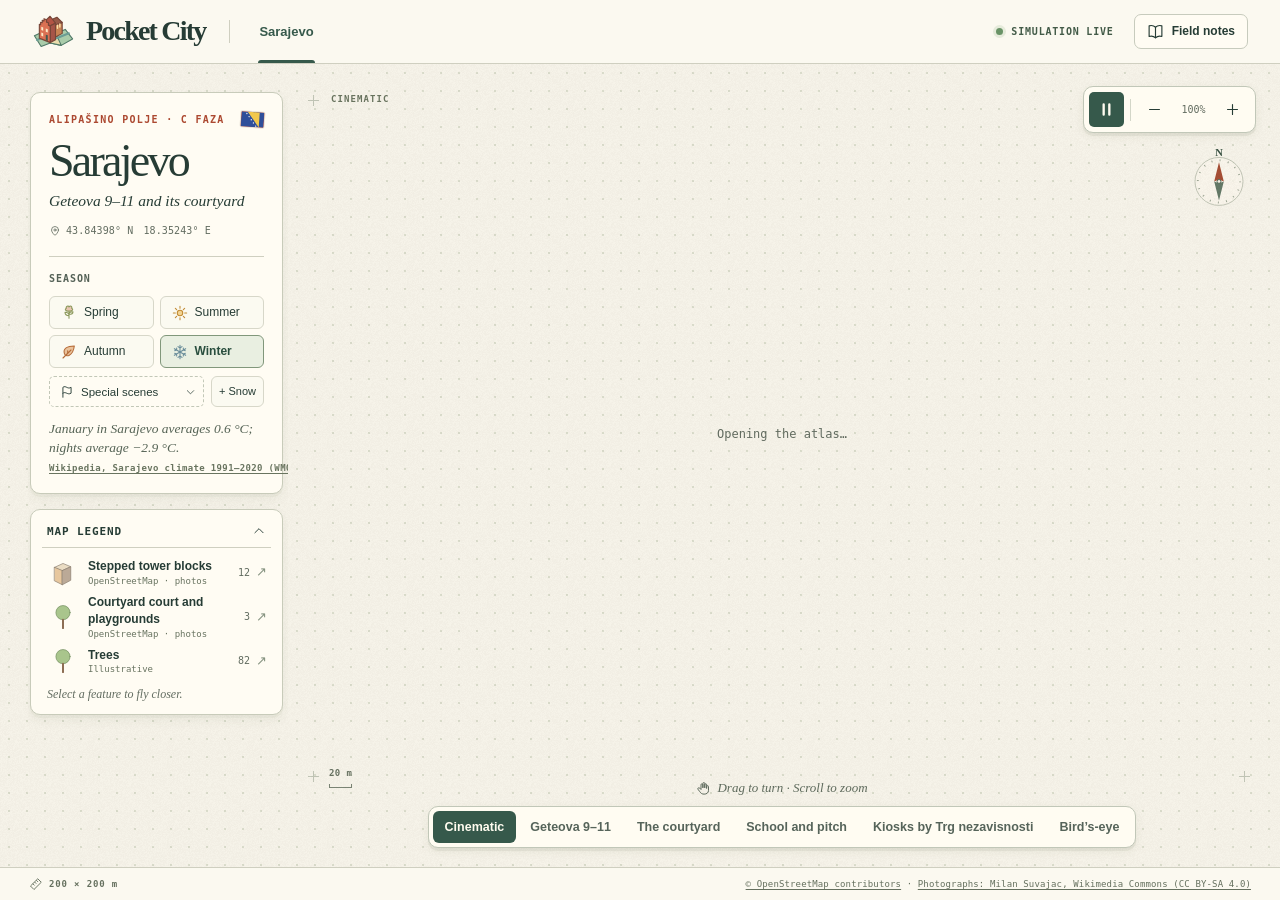
<file: pc-4c833d0104d5/index.html>
<!doctype html>
<html lang="en"><head>
<meta name="robots" content="noindex, nofollow"><meta charset="utf-8"><meta name="viewport" content="width=device-width,initial-scale=1,maximum-scale=1,user-scalable=no,viewport-fit=cover"><meta name="theme-color" content="#f8f5eb"><meta name="description" content="Turn a hand-drawn, register-built miniature of Amsterdam's Reguliersgracht and Keizersgracht. Explore its seasons, bridges and street life."><title>Pocket City</title>
<style>
:root{--paper:#f6f3e9;--panel:#fffcf3;--ink:#263c35;--muted:#626c60;--rule:#cfcfc0;--rust:#ac4931;--green:#36594b;--mono:ui-monospace,SFMono-Regular,Menlo,Consolas,monospace;--serif:"Iowan Old Style","Palatino Linotype",Palatino,Georgia,serif;--sans:"Helvetica Neue",Arial,sans-serif}
*{box-sizing:border-box}html,body{margin:0;width:100%;height:100%;overflow:hidden;overscroll-behavior:none}body{color:var(--ink);font:14px/1.4 var(--sans);background:var(--paper)}button,select,input{font:inherit;color:inherit}button,select{cursor:pointer}button{background:none;border:0}button:focus-visible,select:focus-visible,input:focus-visible,a:focus-visible{outline:2px solid var(--rust);outline-offset:3px}button:disabled{opacity:.35;cursor:default}svg{display:block}button svg,.tool svg,.symbol{width:17px;height:17px;flex:none}button{touch-action:manipulation}a{color:var(--green);text-underline-offset:2px}[hidden]{display:none!important}
.top{height:64px;display:flex;align-items:center;justify-content:space-between;padding:0 32px;border-bottom:1px solid var(--rule);background:#fbf9f0;position:relative;z-index:5}.identity,.topnav,.actions,.group,.button,.stamp-line,.subhead{display:flex;align-items:center}.identity{gap:11px}.brand-icon svg{width:43px;height:43px}.wordmark{white-space:nowrap;font:700 28px/.95 var(--serif);letter-spacing:-1.8px}.identity .imprint{border-left:1px solid var(--rule);padding-left:15px;margin-left:6px;color:var(--muted)}.micro,.imprint,.folio,.subhead,.status,.metric,.tag,.card-foot,.scale,.map-code{font:600 10px/1.4 var(--mono);letter-spacing:.095em;text-transform:uppercase}.topnav{gap:20px}.status{display:flex;align-items:center;gap:8px;color:#435b48;letter-spacing:.08em;font-size:10px}.status i{width:7px;height:7px;border-radius:50%;background:#699366;box-shadow:0 0 0 3px #e6ebdb}.status.paused i{background:#bc8c4e;box-shadow:0 0 0 3px #f0e7d4}.button{gap:8px;padding:8px 12px;border:1px solid #c7cbbd;border-radius:7px;background:var(--panel);font-size:12px;font-weight:600}.button:hover,.tool:hover,.row:hover,.chip:hover{background:#ececdf}.button:active,.tool:active{transform:translateY(1px)}.workspace{height:calc(100% - 97px);position:relative;isolation:isolate;background-image:radial-gradient(#cbd0bc 0.6px,transparent .9px);background-size:18px 18px}.workspace:after{content:"";position:absolute;inset:0;background-image:url("[data-uri]");opacity:.095;z-index:1;pointer-events:none}.rail{position:absolute;left:28px;top:26px;width:260px;bottom:20px;overflow:auto;scrollbar-width:thin;z-index:3;pointer-events:none;padding:2px 5px 6px 2px}.rail>*{pointer-events:auto}.paper{border:1px solid #c8cbba;background:var(--panel);border-radius:10px;box-shadow:0 3px 0 #5564430a,0 5px 12px #414d3510}.info{padding:19px 18px 16px}.stamp-line{justify-content:space-between;color:var(--rust);font:600 10px var(--mono);letter-spacing:.13em;text-transform:uppercase}.flag{width:23px;height:15px;transform:rotate(4deg);border-radius:1px;background:linear-gradient(#b65746 0 33.3%,#faf5e7 33.3% 66.6%,#526d8a 66.6%);box-shadow:0 0 0 1px #50351921}.info h1{margin:10px 0 5px;font:normal 46px/1.05 var(--serif);letter-spacing:-2.75px}.location{margin:0;font:italic 15.5px/1.36 var(--serif)}.coords{display:flex;align-items:center;gap:5px;color:var(--muted);font:10px var(--mono);margin:13px 0 0;letter-spacing:.01em}.coords svg{width:12px;height:12px}.season-box{border-top:1px solid var(--rule);margin-top:18px;padding-top:15px}.subhead{justify-content:space-between;gap:8px;margin:0 0 10px;color:#556257}.chips{display:grid;grid-template-columns:1fr 1fr;gap:6px}.chip{height:33px;border:1px solid #d7d7c9;border-radius:6px;display:flex;align-items:center;justify-content:flex-start;gap:7px;padding:0 11px;background:#fbfaf1;font-size:12px}.chip svg{width:16px;height:16px}.chip[data-s=spring] svg{color:#8b985b}.chip[data-s=summer] svg{color:#c28b34}.chip[data-s=autumn] svg{color:#b56b38}.chip[data-s=winter] svg{color:#6a8d9a}.chip[aria-pressed=true]{background:#e9efe1;border-color:#81977b;color:#294e3e;font-weight:650}.events{margin-top:8px;position:relative;display:flex;gap:7px}.select-wrap{position:relative;display:flex;align-items:center}.select-wrap select{appearance:none;background:transparent;border:0;outline-offset:0;width:100%;height:100%}.events .select-wrap{flex:1;border:1px dashed #c2c7b7;border-radius:5px;height:31px}.events select{padding:0 19px 0 31px;font-size:11.5px}.select-wrap>svg{position:absolute;pointer-events:none;width:14px;height:14px}.select-wrap>svg:first-child{left:10px}.select-wrap>svg:last-child{right:7px;width:11px}.events .chip{padding:0 7px;height:31px;font-size:11px}.events .on{background:#fae9d9;border-style:solid}.note{font:italic 13.5px/1.4 var(--serif);color:#556355;display:block;margin-top:13px}.note a{font:600 9px var(--mono);letter-spacing:.04em;white-space:nowrap;color:#69745f}.field-key{margin-top:15px;padding:14px 11px 10px}.key-toggle{width:100%;display:flex;align-items:center;justify-content:space-between;padding:0 5px;color:var(--ink);font:600 11px var(--mono);letter-spacing:.08em;text-transform:uppercase}.key-toggle svg{width:14px;height:14px}.key-toggle[aria-expanded=true] svg{transform:rotate(180deg)}.key-body{margin-top:9px;border-top:1px solid var(--rule);padding-top:5px}.row{display:grid;grid-template-columns:35px 1fr auto 10px;align-items:center;gap:6px;width:100%;min-height:37px;text-align:left;border-radius:5px;padding:2px 5px}.row svg{width:32px;height:31px}.row strong{font-size:12px;font-weight:550}.row .count{font:10px var(--mono);color:var(--muted)}.row .arrow{font-size:13px;color:#869380}.row[aria-pressed=true]{background:#e6ecdd}.key-help{font:italic 12px var(--serif);color:var(--muted);margin:7px 5px 2px}
.stage{position:absolute;left:294px;right:10px;top:8px;bottom:71px;touch-action:none}.stage canvas{display:block;width:100%;height:100%;cursor:grab;touch-action:none}.stage canvas:active{cursor:grabbing}.mark{position:absolute;width:11px;height:11px;opacity:.46;pointer-events:none}.mark:before,.mark:after{content:"";position:absolute;background:#87927e}.mark:before{height:1px;top:5px;width:11px}.mark:after{width:1px;left:5px;height:11px}.m1{left:14px;top:23px}.m2{left:14px;bottom:14px}.m3{right:20px;top:23px}.m4{right:20px;bottom:14px}.map-code{position:absolute;top:21px;left:37px;color:#69745f;font-size:9px;letter-spacing:.12em;pointer-events:none}.compass{position:absolute;top:29px;right:24px;width:66px;height:71px;pointer-events:none}.compass svg{width:100%;height:100%}.scale{position:absolute;left:35px;bottom:8px;color:#667160;font-size:9px;letter-spacing:.05em;pointer-events:none}.scale i{display:block;margin-top:4px;border:1px solid #7b8575;border-top:0;height:4px}.loading{position:absolute;left:50%;top:50%;transform:translate(-50%,-50%);font:12px var(--mono);color:var(--muted);pointer-events:none}
.control-area{position:absolute;bottom:19px;left:294px;right:10px;display:flex;align-items:center;flex-direction:column;z-index:3;pointer-events:none}.control-area>*{pointer-events:auto}.gesture{color:#5e6a5c;font:italic 13px var(--serif);margin:0 0 10px;display:flex;align-items:center;gap:6px}.gesture svg{width:15px;height:15px}.tools{display:flex;align-items:center;gap:3px;padding:5px;border:1px solid #c1c7b8;border-radius:10px;background:#fffcf2;box-shadow:0 3px 0 #7b80661a,0 3px 10px #4d543614}.tool{height:35px;min-width:35px;border-radius:5px;display:inline-flex;align-items:center;justify-content:center;padding:0 9px}.tool[aria-pressed=true]{background:#e2ebd9}.play{background:var(--green);color:#fffcf0}.play:hover{background:#416b58}.divider{width:1px;height:22px;background:#d3d6c8;margin:0 3px}.view-select{height:35px;border-radius:5px}.view-select select{font-size:12px;font-weight:550;padding:0 24px 0 32px;max-width:153px}.zoom-value{min-width:37px;text-align:center;font:10px var(--mono);color:var(--muted)}.settings-wrap{position:relative}.settings{position:absolute;right:-5px;bottom:49px;width:208px;padding:15px;color:var(--ink)}.settings label{display:flex;justify-content:space-between;font-size:12px;font-weight:600}.finish-row{display:flex;align-items:center;justify-content:space-between;gap:8px;padding-bottom:11px;margin-bottom:12px;border-bottom:1px solid var(--rule)}.finish-row select{font:inherit;font-size:12px;color:var(--ink);background:#faf7eb;border:1px solid var(--rule);border-radius:5px;padding:5px}.settings input{width:100%;accent-color:var(--green);margin:12px 0 4px}.settings small{display:flex;justify-content:space-between;font:10px var(--mono);color:var(--muted)}
.foot{height:33px;border-top:1px solid var(--rule);background:#fbf9f0;display:flex;align-items:center;justify-content:space-between;padding:0 29px;color:#65705e;gap:8px;font:9px var(--mono);letter-spacing:.015em}.foot a{color:inherit}.foot .metric{font-size:9px;display:flex;align-items:center;gap:6px}.foot svg{width:14px;height:14px}
dialog{color:var(--ink);background:var(--panel);border:1px solid #afb5a5;border-radius:12px;padding:0;width:min(480px,calc(100vw - 28px));max-height:80dvh;box-shadow:0 18px 75px #263c3538}dialog::backdrop{background:#26362c40}.dialog-head{display:flex;align-items:center;justify-content:space-between;padding:16px 20px;border-bottom:1px solid var(--rule);position:sticky;top:0;background:var(--panel);z-index:1}.dialog-head h2{font:normal 29px var(--serif);margin:0;letter-spacing:-1px}.dialog-body{padding:3px 20px 15px;font-size:13px;line-height:1.5}.dialog-body h3{font:600 11px var(--mono);text-transform:uppercase;letter-spacing:.08em;margin:15px 0 5px}.dialog-body p,.dialog-body ul,.dialog-body dl{margin:8px 0}.dialog-body dt{margin-top:9px;font-weight:600}.dialog-body dd{margin-left:0}.dialog-body li{margin:5px 0}.dialog-body a{font-weight:550}
@media(min-width:1450px){.rail{left:36px;top:32px;width:280px}.stage,.control-area{left:322px}.info{padding:22px}.info h1{font-size:49px}}
@media(max-height:740px) and (min-width:761px){.rail{top:14px;bottom:8px}.info{padding:14px 16px}.field-key{margin-top:9px;padding:10px}.info h1{font-size:41px}.row{min-height:31px}.row svg{height:26px}.season-box{margin-top:12px;padding-top:11px}.note{margin-top:8px}.control-area{bottom:12px}.key-help{display:none}}
@media(max-width:950px) and (min-width:761px){.rail{width:229px;left:15px}.stage,.control-area{left:247px}.info h1{font-size:40px}.info{padding:16px 13px}.view-select select{max-width:130px}}
@media(max-width:760px){.top{height:48px;padding:0 12px}.identity{gap:7px}.brand-icon svg{width:33px;height:33px}.wordmark{font-size:23px}.imprint{display:none}.topnav{gap:12px}.status{font-size:9px;letter-spacing:.03em}.button{font-size:11px;padding:6px 8px}.button svg{width:14px;height:14px}.workspace{height:calc(100% - 72px);display:flex;flex-direction:column}.rail{position:relative;inset:auto;overflow:visible;width:auto;flex:none;padding:9px 9px 0}.info{padding:10px 12px 9px;border-radius:8px}.stamp-line{font-size:8px;line-height:11px}.flag{width:17px;height:11px}.info h1{font-size:33px;letter-spacing:-1.6px;line-height:1.05;margin:4px 8px 3px 0;display:inline-block}.location{font-size:12px;display:inline}.coords{display:none}.season-box{margin-top:5px;padding-top:7px}.season-box>.subhead{display:none}.season-scroll{display:flex;overflow-x:auto;gap:6px;touch-action:pan-x;scrollbar-width:none}.chips,.events{display:flex;flex:none;gap:5px;margin:0}.chip{height:29px;font-size:11px;padding:0 8px;gap:4px}.chip svg{width:13px;height:13px}.events .select-wrap,.events .chip{height:29px}.events select{width:115px}.note{font-size:12px;line-height:1.25;margin-top:7px}.note a{font-size:8px}.field-key{position:absolute;left:13px;top:calc(100% + 9px);margin:0;width:auto;padding:7px 8px}.field-key:has(.key-toggle[aria-expanded=true]){width:197px}.key-toggle{font-size:9px;gap:7px;padding:1px}.key-toggle svg{width:12px;height:12px}.key-help{display:none}.row{min-height:34px}.stage{position:relative;flex:1;min-height:0;inset:auto;margin:0 1px 73px}.compass{top:auto;right:12px;bottom:4px;width:45px;height:50px}.map-code,.mark{display:none}.scale{left:14px;bottom:11px;font-size:8px}.control-area{left:0;right:0;bottom:10px}.gesture{font-size:11px;margin:0 0 7px}.tools{padding:4px;gap:1px}.tool{min-width:32px;padding:0 7px;height:32px}.view-select{height:32px}.view-select select{width:132px;max-width:100%;font-size:11px;padding:0 18px 0 27px}.zoom-value{min-width:31px}.divider{margin:0 2px;height:19px}.foot{padding:0 10px;height:24px;font-size:7.5px}.foot .metric{font-size:8px;letter-spacing:0}.foot-extra{display:none}.foot svg{width:10px}.settings{bottom:42px}}
@media(max-width:370px){.status span{display:none}.info h1{font-size:29px}.location{font-size:11px}.topnav{gap:9px}.foot .metric{display:none}}
@media(max-height:480px) and (orientation:landscape){.top{height:38px}.workspace{height:calc(100% - 58px)}.foot{height:20px}.rail{width:210px;left:6px;top:4px;position:absolute;max-height:96%;overflow:auto}.stage,.control-area{left:221px}.stage{position:absolute;inset:0 0 40px 221px;margin:0}.control-area{bottom:3px}.gesture,.key-help,.coords,.map-code{display:none}.info{padding:8px}.info h1{font-size:30px}.field-key{position:static;margin-top:6px}.compass{width:38px;height:40px;top:9px;right:12px}.rail .chips{display:flex;flex-wrap:wrap}.season-scroll{overflow:auto}.control-area .tool{min-width:27px;padding:0 4px}}
.row-label{display:flex;flex-direction:column;align-items:flex-start;gap:1px}.row-label small{font:9px/1.2 var(--mono);color:#697461}.aerial{margin:13px 0 17px}.aerial img{display:block;width:100%;height:auto;border-radius:4px}.aerial figcaption{display:flex;justify-content:space-between;gap:6px;padding:7px 0 4px;font:9px var(--mono);color:#65705f}.field-key .row{min-height:39px}
@media(max-height:740px) and (min-width:761px){.field-key .row{min-height:33px}}@media(max-width:760px){.field-key .row{min-height:37px}.key-body{margin-top:6px}}
.metric,.scale{text-transform:none}@media(max-width:760px){.events select{width:132px}}
.city-nav{display:flex;align-items:stretch;align-self:stretch;gap:4px;margin-right:auto;margin-left:24px;padding-left:19px;position:relative}
.city-nav:before{content:"";position:absolute;left:0;top:32%;bottom:32%;width:1px;background:var(--rule)}
.city-nav a{position:relative;display:inline-flex;align-items:center;justify-content:center;padding:0 11px;color:var(--muted);font:600 13px/1 var(--sans);text-decoration:none;touch-action:manipulation}
.city-nav a[aria-current=page]{color:var(--green)}
.city-nav a[aria-current=page]:after{content:"";position:absolute;bottom:0;left:10px;right:10px;height:3px;background:var(--green);border-radius:3px 3px 0 0}
.city-nav a:hover{background:#eaeade}.city-nav a:focus-visible{outline-offset:-4px;border-radius:4px}
@media(max-width:760px){.city-nav{margin-left:9px;padding-left:7px;gap:0}.city-nav a{padding:0 8px;font-size:12px}.city-nav a[aria-current=page]:after{left:7px;right:7px}.topnav{gap:8px}}
@media(max-width:550px){.top{padding:0 9px}.top .status{display:none}#notesBtn{min-width:40px;min-height:40px;justify-content:center;border:0;background:transparent}#notesBtn svg{width:19px;height:19px}#notesBtn span{display:none}}
@media(max-width:355px){.identity{gap:4px}.wordmark{font-size:21px}.top .brand-icon{display:none}.city-nav{margin-left:4px;padding-left:4px}.city-nav a{padding:0 6px}}
@media(max-width:490px){.top .brand-icon,.top .status{display:none}.top .city-nav{margin-left:5px;padding-left:5px}.top .city-nav a{padding:0 6px;font-size:11px}.top .wordmark{font-size:21px}.topnav{gap:3px}}
.flag.cn svg{width:100%;height:100%;display:block}.flag.cn{background:#bd5749;color:#f4d477;text-align:left;font-size:9px;line-height:10px;padding:0}
.views{display:flex;flex-wrap:nowrap;gap:2px;max-width:100%;overflow-x:auto;scrollbar-width:none;padding:4px;border:1px solid #c1c7b8;border-radius:10px;background:#fffcf2;box-shadow:0 3px 0 #7b80661a,0 3px 10px #4d543614}
.views::-webkit-scrollbar{display:none}
.views.more-r{-webkit-mask-image:linear-gradient(90deg,#000 calc(100% - 46px),transparent);mask-image:linear-gradient(90deg,#000 calc(100% - 46px),transparent)}
.views.more-l{-webkit-mask-image:linear-gradient(90deg,transparent,#000 46px);mask-image:linear-gradient(90deg,transparent,#000 46px)}
.views.more-l.more-r{-webkit-mask-image:linear-gradient(90deg,transparent,#000 46px,#000 calc(100% - 46px),transparent);mask-image:linear-gradient(90deg,transparent,#000 46px,#000 calc(100% - 46px),transparent)}
.vbtn{flex:none;height:32px;padding:0 12px;border-radius:6px;color:#56645a;font:600 12.5px/1 var(--sans);white-space:nowrap;touch-action:manipulation}
.vbtn:hover{background:#ececdf}.vbtn[aria-pressed=true]{background:var(--green);color:#fffcf0}
.stage>.tools{position:absolute;top:14px;right:14px;z-index:4}
@media(min-width:761px){.compass{top:72px;right:18px}}
@media(max-width:760px){.views{max-width:calc(100% - 20px);padding:3px}.vbtn{height:30px;padding:0 10px;font-size:12px}.stage>.tools{top:8px;right:8px}}
@media(max-height:480px) and (orientation:landscape){.stage>.tools{top:6px;right:8px}.compass{top:auto;bottom:6px}}
</style></head><body>


<header class="top"><div class="identity"><span class="brand-icon"><svg xmlns="http://www.w3.org/2000/svg" viewBox="0 0 48 48" fill="none" aria-hidden="true" focusable="false" stroke-linecap="round" stroke-linejoin="round"><g stroke="#507968" stroke-width="1.25"><path d="m2.7 28.8 11.5-5.4 12.3 2.7 10.6-4.4 8.2 10.6-12.6 7.2-12.3-2.7-10.2 4Z" fill="#a9ccaa"/><path d="m14.2 23.4 6.2 13.4 12.3 2.7-6.2-13.4Z" fill="#e9ddad"/><path d="m5.5 33.4 10.1-4.1 11.8 2.2 13.8-5.6" stroke="#6a9d95" stroke-width="2.3"/></g><g stroke="#774638" stroke-width="1.25"><path d="m24.8 30.9 8.9-4.8V13.8l-8.9 3.4Z" fill="#c98353"/><path d="m15.2 27.7 9.6 3.2V17.2l-2-.7v-2.3l-2-.7v-2.2l-2.7-.9v2.1l-1.9-.6v2.5l-1-.3Z" fill="#e8ac68"/><path d="m24.8 17.2 8.9-3.4-5.9-5.7-7 3.2 1 2.2 2 .7v2.3Z" fill="#985b49"/><path d="m11.6 32.8 8.9 3.6V17.7l-2.1-.8v-2.6l-2.2-.8v-2.7l-2.8-1.1v2.6l-2-.8v2.8l-1.8-.6v2.8l-1.4-.6v15.6Z" fill="#db7153"/><path d="m20.5 17.7 5.7-3-6-7.7-4 3.8v2.7l2.2.8v2.6Z" fill="#b35545"/><path d="m20.5 36.4 5.7-3.3V14.7l-5.7 3Z" fill="#a65548"/></g><g fill="#fceac8"><path d="m10.4 18.8 2.1.8v3.6l-2.1-.8Zm5 1.9 2.2.9v3.5l-2.2-.8Zm-5 4.4 2.1.8v3.6l-2.1-.8Z"/></g><path d="m15.4 33.9 2.2.8v-6.4l-2.2-.8Z" fill="#41584f"/><path d="m28.4 17 .1 3.3m2.6-4.6v3.2" stroke="#fcdfaa" stroke-width="1.65"/></svg></span><span class="wordmark">Pocket City</span></div><nav class="city-nav" aria-label="Place"><a aria-current="page" id="placeTab" href="#"></a></nav><div class="topnav"><div class="status" id="status"><i></i><span>Simulation live</span></div><button id="notesBtn" aria-label="Field notes" class="button" aria-haspopup="dialog"><svg aria-hidden="true" viewBox="0 0 24 24" fill="none" stroke="currentColor" stroke-width="1.6" stroke-linecap="round" stroke-linejoin="round"><path d="M12 6c-2-2-5-3-9-2v15c4-1 7 0 9 2 2-2 5-3 9-2V4c-4-1-7 0-9 2v15"/></svg><span>Field notes</span></button></div></header>
<main class="workspace">
<aside class="rail" aria-label="Street atlas controls"><section class="paper info"><div class="stamp-line"><span>The Netherlands</span><i class="flag" aria-hidden="true"></i></div><h1 id="cityName">Amsterdam</h1><p class="location">Reguliersgracht × Keizersgracht</p><div class="coords"><svg aria-hidden="true" viewBox="0 0 24 24" fill="none" stroke="currentColor" stroke-width="1.6" stroke-linecap="round" stroke-linejoin="round"><path d="M19 10c0 5-7 11-7 11S5 15 5 10a7 7 0 1 1 14 0Z"/><circle cx="12" cy="10" r="2.2"/></svg> 52.36345° N &nbsp; 4.89598° E</div>
<div class="season-box"><h2 class="subhead">Season</h2><div class="season-scroll"><div id="chips" class="chips" role="group" aria-label="Season"><button class="chip" data-s="spring"><svg aria-hidden="true" viewBox="0 0 24 24" fill="none" stroke="currentColor" stroke-width="1.6" stroke-linecap="round" stroke-linejoin="round"><path d="M12 20V10m0 6c-5 0-6-3-6-5 4 0 6 2 6 5m0-2c4 0 6-2 6-4-3 0-6 1-6 4"/><path d="M12 9c-5 1-7-3-4-4-1-3 3-5 4-2 2-3 5-1 4 2 3 1 1 5-4 4Z" fill="#e8c5b1"/></svg> Spring</button><button class="chip" data-s="summer"><svg aria-hidden="true" viewBox="0 0 24 24" fill="none" stroke="currentColor" stroke-width="1.6" stroke-linecap="round" stroke-linejoin="round"><circle cx="12" cy="12" r="4.1" fill="#f3d492"/><path d="M12 2v3m0 14v3M2 12h3m14 0h3M5 5l2 2m10 10 2 2M5 19l2-2M17 7l2-2"/></svg> Summer</button><button class="chip" data-s="autumn"><svg aria-hidden="true" viewBox="0 0 24 24" fill="none" stroke="currentColor" stroke-width="1.6" stroke-linecap="round" stroke-linejoin="round"><path d="M20 3C9 3 3 7 5 14c2 7 13 4 15-11Z" fill="#eac29b"/><path d="M3 21 15 9m-5 5v-4"/></svg> Autumn</button><button class="chip" data-s="winter"><svg aria-hidden="true" viewBox="0 0 24 24" fill="none" stroke="currentColor" stroke-width="1.6" stroke-linecap="round" stroke-linejoin="round"><path d="M12 2v20M3.5 7l17 10m-17 0 17-10M9 4l3 2 3-2M9 20l3-2 3 2M4 10l3-1V6m10 12v-3l3-1M4 14l3 1v3M17 6v3l3 1"/></svg> Winter</button></div><div class="events"><div class="select-wrap"><svg aria-hidden="true" viewBox="0 0 24 24" fill="none" stroke="currentColor" stroke-width="1.6" stroke-linecap="round" stroke-linejoin="round"><path d="M5 21V4c5-4 8 4 14 0v10c-6 4-9-4-14 0"/></svg><select id="event" aria-label="Special scenes"><option value="">Special scenes</option><option value="kings">King’s Day</option><option value="frozen">Frozen canals</option></select><svg aria-hidden="true" viewBox="0 0 24 24" fill="none" stroke="currentColor" stroke-width="1.6" stroke-linecap="round" stroke-linejoin="round"><path d="m5 9 7 7 7-7"/></svg></div><button class="chip" id="snow" hidden>+ Snow</button></div></div><div class="note" id="note" aria-live="polite"></div></div></section>
<section class="paper field-key"><button class="key-toggle" id="keyToggle" aria-controls="keyBody" aria-expanded="true">Map legend <svg aria-hidden="true" viewBox="0 0 24 24" fill="none" stroke="currentColor" stroke-width="1.6" stroke-linecap="round" stroke-linejoin="round"><path d="m5 9 7 7 7-7"/></svg></button><div class="key-body" id="keyBody">
<button class="row" data-f="buildings" aria-label="Fly to the buildings"><svg xmlns="http://www.w3.org/2000/svg" viewBox="0 0 48 48" fill="none" aria-hidden="true" focusable="false" stroke-linecap="round" stroke-linejoin="round"><g stroke-width="1.25"><path d="M22 18.1 29 7.8l5.4 7.6v21l-12.4-2Z" fill="#e9b56f" stroke="#906843"/><path d="m29 7.8 5.1-1.1 6.5 6.4-6.2 2.3Z" fill="#807d87" stroke="#555764"/><path d="m34.4 15.4 6.2-2.3v21l-6.2 2.3Z" fill="#c98b58" stroke="#906843"/><path d="m6.5 37.3 14.8 3.2v-24l-2.6-.6v-3l-2.3-.5V9.6L13.6 9v2.7l-2.6-.6v2.8l-2.4-.5v2.8l-2.1-.4Z" fill="#e18972" stroke="#985a4a"/><path d="m21.3 16.5 6.3-2.6-7.1-7.3L16.4 9.6v2.8l2.3.5v3Z" fill="#996b63" stroke="#785954"/><path d="m21.3 40.5 6.3-3V13.9l-6.3 2.6Z" fill="#bb7362" stroke="#985a4a"/></g><path d="m9.4 19.7 2.6.5v3.5l-2.6-.6Zm5.9 1.3 2.7.5V25l-2.7-.6Zm-5.9 5.3 2.6.5v3.6l-2.6-.6Z" fill="#f9e4b8"/><path d="m15.2 39.1 3 .7v-8.3l-3-.7Z" fill="#5c6460"/><path d="m29.8 19.1.1 3.7m-.1 3.5.1 3.7" stroke="#fff0c8" stroke-width="2.2"/><path d="m5.6 38 15.8 3.3 6.5-3.3" stroke="#806b59" stroke-width="1.3"/></svg><span class="row-label"><strong>Buildings</strong><small>3DBAG</small></span><span class="count">98</span><span class="arrow">↗</span></button>
<button class="row" data-f="trees" aria-label="Fly to the registered trees"><svg xmlns="http://www.w3.org/2000/svg" viewBox="0 0 48 48" fill="none" aria-hidden="true" focusable="false" stroke-linecap="round" stroke-linejoin="round"><path d="m11.2 39.2 10.3-3.3 12.7 3.5-10.2 4Z" fill="#d9d7b3"/><path d="m20.3 27.6 4.8.2-.5 10.4 2.1 1.5-4.3.7-2.8-.7 1.4-1.4Z" fill="#aa7961" stroke="#755748" stroke-width="1.15"/><path d="M10.7 25.4c-3.5-1.3-3.7-6.1.1-8.3-.8-3.7 2.3-7 6-6.7 1.1-4.1 6-5.8 9.9-3.4 3.6-1 7.1 1.8 7.4 5.1 3.2 1.1 4.8 4.4 3.9 7.3 3.5 4.2.4 9.6-4 9.6-2 3.5-6.2 4.8-9.9 2.9-4.8 2.3-9.1.2-9.8-2.7-2.2-.4-3.4-1.7-3.6-3.8Z" fill="#8ca879" stroke="#5b765a" stroke-width="1.3"/><path d="M10.8 21.6c-1.2-2.3.7-4.9 3.1-5.3-.3-2.8 2.1-4.7 4.8-4.4 1.7-3.1 5.2-3.8 7.5-2.1 2.6-.5 4.9 1.1 5.3 3.3-1.8-.2-3.6 1.3-3.9 3.3-3.7-1.1-6.4.9-6.7 3.6-2.2-.1-4 1.2-4.2 3.4-2.1-1.5-3.8-1.7-5.9-1.8Z" fill="#c1ce91"/><path d="m14.2 16.6 2.4-1.2m7.5-3.4 2.6 1m-3.1 11.5 2.4-1.5m5.2-3.5 2.3 1" stroke="#6d885d" stroke-width="1.1" opacity=".8"/></svg><span class="row-label"><strong>Registered trees</strong><small>Amsterdam tree register</small></span><span class="count">43</span><span class="arrow">↗</span></button>
<button class="row" data-f="bridges" aria-label="Fly to the bridges"><svg xmlns="http://www.w3.org/2000/svg" viewBox="0 0 48 48" fill="none" aria-hidden="true" focusable="false" stroke-linecap="round" stroke-linejoin="round"><path d="m3.5 34.6 14.4-7.2 26.4 3.4-15.1 9.4Z" fill="#a7cecb"/><path d="m7.1 36.8 7.4 1.1m17.3-1.3 5.1-2.7" stroke="#6e9fac" stroke-width="1.2"/><path d="m4.6 27.1 6.5-4c8.2-7 16.1-8 24.4-11.5l6.1 2.4-10.2 7.6-18.9 8.1Z" fill="#e2baa0" stroke="#996b5a" stroke-width="1.2"/><path d="m6.3 26.9 5.7 2.6v6l-5.7-2Z" fill="#b67e6e" stroke="#986352" stroke-width="1.2"/><path d="M12 29.5c9.3-7.5 18.7-10.1 29.6-15.5v8.4l-5.3 2.7c-.8-8.7-11.8-4.4-15 6.8L12 36Z" fill="#d59179" stroke="#986352" stroke-width="1.2"/><path d="M20.9 31.6c2.8-11.2 14.7-15.6 15.9-6.7" stroke="#ffe1b0" stroke-width="2.3"/><path d="M12.1 26.9c9.6-7.3 19.2-10.2 29.3-15.2m-28.8 18 .1-5m7.2.4v-5.5m8-.1v-5.4m7.1 2.5v-5.4m6.1 2.6v-4.2" stroke="#697369" stroke-width="1.2"/></svg><span class="row-label"><strong>Bridges</strong><small>BGT · OpenStreetMap</small></span><span class="count">3</span><span class="arrow">↗</span></button>
<button class="row" data-f="water" aria-label="Fly to the canals"><svg xmlns="http://www.w3.org/2000/svg" viewBox="0 0 48 48" fill="none" aria-hidden="true" focusable="false" stroke-linecap="round" stroke-linejoin="round"><g fill="none" stroke="#75a5ac" stroke-width="1.3"><path d="m4.6 32.4 5.4 1.8 3.6-1.1m10.8 6.1 4.7 1.1 6.3-2m-1.2-7.3 6.9-2.5 3.1.6"/><path d="m7.8 37.2 2.8.8 2.5-.9" opacity=".65"/></g><path d="m5.4 24.9 6.5-4.6 18.9.7 11.5 2-5.5 5-17.9 5.4Z" fill="#e4ae82" stroke="#986b57" stroke-width="1.2"/><path d="m5.4 24.9 13.9 4.2 23-6.1-5.2 6.8-18.1 5.8-8.8-3.4Z" fill="#cc7961" stroke="#965944" stroke-width="1.25"/><path d="m19.3 29.1-.3 6.5 18.1-5.8 5.2-6.8Z" fill="#af6656" stroke="#965944" stroke-width="1.1"/><path d="m13 23.7.4-5.3 4.1-4 12.3 2.8 2.4 5.5-10.9 3.4Z" fill="#f6dfad" stroke="#907959" stroke-width="1.2"/><path d="m13.4 18.4 4.1-4 12.3 2.8-3.7 3.6Z" fill="#f8ebce" stroke="#907959" stroke-width="1.05"/><path d="m15.6 19.6 4.1 1v2.9l-4.1-1Zm6.3 1.5 3.3.8-.4 2.9-2.9-.8Zm5.4-.2 2.1-1.8 1.2 2.9-3.1 1.1Z" fill="#85aaac"/></svg><span class="row-label"><strong>Canals</strong><small>BGT · OpenStreetMap</small></span><span class="count">2</span><span class="arrow">↗</span></button><p class="key-help">Select a feature to fly closer.</p></div></section></aside>
<div class="stage" id="stage"><nav class="tools" aria-label="Camera and simulation"><button class="tool play" id="play" aria-label="Pause simulation" title="Pause simulation"><svg aria-hidden="true" viewBox="0 0 24 24" fill="none" stroke="currentColor" stroke-width="1.6" stroke-linecap="round" stroke-linejoin="round"><path d="M8 5v14M16 5v14" stroke-width="3.3"/></svg></button><div class="select-wrap view-select" hidden><svg aria-hidden="true" viewBox="0 0 24 24" fill="none" stroke="currentColor" stroke-width="1.6" stroke-linecap="round" stroke-linejoin="round"><path d="m12 2 9 5v10l-9 5-9-5V7Zm-9 5 9 5 9-5m-9 5v10"/></svg><select id="view" aria-label="Camera view"><option value="iso">Isometric</option><option value="cine">Cinematic</option><option value="bridges">Bridge view</option><option value="quay">Along the quay</option><option value="bird">Bird’s-eye</option><option value="free" hidden>Free view</option></select><svg aria-hidden="true" viewBox="0 0 24 24" fill="none" stroke="currentColor" stroke-width="1.6" stroke-linecap="round" stroke-linejoin="round"><path d="m5 9 7 7 7-7"/></svg></div><i class="divider"></i><button class="tool" id="zOut" aria-label="Zoom out" title="Zoom out"><svg aria-hidden="true" viewBox="0 0 24 24" fill="none" stroke="currentColor" stroke-width="1.6" stroke-linecap="round" stroke-linejoin="round"><path d="M5 12h14"/></svg></button><output class="zoom-value" id="zoom">100%</output><button class="tool" id="zIn" aria-label="Zoom in" title="Zoom in"><svg aria-hidden="true" viewBox="0 0 24 24" fill="none" stroke="currentColor" stroke-width="1.6" stroke-linecap="round" stroke-linejoin="round"><path d="M12 5v14M5 12h14"/></svg></button></nav><canvas id="fig" tabindex="0" aria-label="Interactive Amsterdam diorama. Use arrow keys to turn, plus and minus to zoom, and Home to reset."></canvas><i aria-hidden="true" class="mark m1"></i><i aria-hidden="true" class="mark m2"></i><i aria-hidden="true" class="mark m3"></i><i aria-hidden="true" class="mark m4"></i><span class="map-code" id="viewName">Isometric view</span>
<div class="compass" aria-label="Camera compass"><svg viewBox="0 0 68 74" aria-hidden="true"><circle cx="34" cy="39" r="25" fill="#faf7ed" fill-opacity=".8" stroke="#9ba492" stroke-width=".6"/><circle cx="34" cy="39" r="22" fill="none" stroke="#9ba492" stroke-width="2" stroke-dasharray="1 7.64"/><g id="needle" transform="rotate(0 34 39)"><path d="M34 19l5 20-5-2-5 2Z" fill="#a64e35"/><path d="M34 59l5-20-5 2-5-2Z" fill="#647967"/><text x="34" y="12" text-anchor="middle" font-family="Georgia,serif" font-weight="bold" font-size="11" fill="#364f40">N</text></g><circle cx="34" cy="39" r="2" fill="#f9f4e8" stroke="#4e6553"/></svg></div><div class="scale">20 m<i id="scaleLine"></i></div><div class="loading" id="loading" role="status">Opening the atlas…</div></div>
<div class="control-area"><p class="gesture"><svg aria-hidden="true" viewBox="0 0 24 24" fill="none" stroke="currentColor" stroke-width="1.6" stroke-linecap="round" stroke-linejoin="round"><path d="M8 13V6a1.5 1.5 0 0 1 3 0v5-7a1.5 1.5 0 0 1 3 0v7-5a1.5 1.5 0 0 1 3 0v6-3a1.5 1.5 0 0 1 3 0v6c0 4-3 6-7 6-3 0-5-1-7-4l-3-4a1.7 1.7 0 0 1 2.5-2Z"/></svg> <span id="hint"></span></p><div class="views" id="views" role="group" aria-label="Camera views"></div></div></main>
<footer class="foot"><div class="metric"><svg aria-hidden="true" viewBox="0 0 24 24" fill="none" stroke="currentColor" stroke-width="1.6" stroke-linecap="round" stroke-linejoin="round"><path d="m3 15 12-12 6 6L9 21Zm4-3 2 2m1-5 2 2m1-5 2 2"/></svg> 170 × 170 m</div><div><a href="https://docs.3dbag.nl/en/copyright/" target="_blank" rel="noopener">© 3DBAG by tudelft3d and 3DGI</a> · <a href="https://www.openstreetmap.org/copyright" target="_blank" rel="noopener">© OpenStreetMap contributors</a><span class="foot-extra"> · PDOK · Gemeente Amsterdam</span></div></footer>
<dialog id="notes"><div class="dialog-head"><h2>Field notes</h2><button id="closeNotes" class="tool" aria-label="Close field notes"><svg aria-hidden="true" viewBox="0 0 24 24" fill="none" stroke="currentColor" stroke-width="1.6" stroke-linecap="round" stroke-linejoin="round"><path d="m5 5 14 14M19 5 5 19"/></svg></button></div><div class="dialog-body"><dl class="source-list">
  <dt>Buildings &amp; roofs</dt>
  <dd>The 98 building models use BAG footprints and 3DBAG LoD2.2 roof and wall surfaces. Roof colours and faint surface markings are sampled from the aerial photograph. Five small planes use the sample for their building. The original roof openings and courtyard boundaries are preserved. <a href="https://docs.3dbag.nl/en/copyright/" target="_blank" rel="noopener">© 3DBAG by tudelft3d and 3DGI</a> · <a href="https://creativecommons.org/licenses/by/4.0/" target="_blank" rel="noopener">CC BY 4.0</a> · <a href="https://www.pdok.nl/introductie/-/article/pdok-luchtfoto-rgb-open-" target="_blank" rel="noopener">PDOK aerial imagery</a></dd>
  <dt>Ground &amp; bridges</dt>
  <dd>Roads, pavements, planted ground, canal banks and bridge footprints follow the Dutch base map. The BGT classifies the mapped carriageways, footways and parking strips here as open verharding (unit paving). Laser elevations supply the terrain and deck profiles. The terrain grid has 2 m spacing, with gaps filled from neighbouring samples. <a href="https://api.pdok.nl/kadaster/bgt/ogc/v1/" target="_blank" rel="noopener">BGT base map</a> · <a href="https://www.pdok.nl/introductie/-/article/actueel-hoogtebestand-nederland-ahn" target="_blank" rel="noopener">AHN elevation data</a></dd>
  <dt>Trees</dt>
  <dd>The register locates 43 distinct standing trees in the square. The 37 with a recorded height class are drawn at its midpoint. Six leaf symbols mark registered positions where the height class is unknown. <a href="https://api.data.amsterdam.nl/v1/docs/datasets/bomen.html" target="_blank" rel="noopener">Gemeente Amsterdam tree register</a></dd>
  <dt>Street directions</dt>
  <dd>Road centrelines, one-way tags, bicycle exceptions, canal routes and bridge numbers come from the 27 October 2026 map extract. Illustrated trips follow permitted directions and reserve space through turns. Walking routes follow BGT footways. <a href="https://www.openstreetmap.org/copyright" target="_blank" rel="noopener">© OpenStreetMap contributors · ODbL</a></dd>
  <dt>Boats &amp; vehicles</dt>
  <dd>Rijkswaterstaat lists 6.8 m by 2.4 m navigable openings on the Reguliersgracht at the north and south quays. Long tour boats follow the Keizersgracht. The road models use Dutch yellow plates and light-blue taxi plates. <a href="https://www.vaarweginformatie.nl/fdd/main/download?fileId=1942534" target="_blank" rel="noopener">Rijkswaterstaat waterways register</a> · <a href="https://www.rdw.nl/de-kentekenplaat/soorten-kentekenplaten" target="_blank" rel="noopener">RDW plate colours</a></dd>
  <dt>Illustrative details</dt>
  <dd>The doorways, loft windows, window boxes and individual plants are illustrated. The leaf symbols, planting-bed finishes, lantern housings, bridge ironwork, masonry, boat fittings and clothing are illustrative. Brick bonds, slab and kerb joints and roof finishes are drawn textures. The picture-book palette, leaf-card shading and colour washes are illustrative. Reflections, wakes, lighting, crown shapes, bridge arch profiles, people, traffic, weather and festival scenes are illustrative. Climate normals describe nearby Schiphol. Seasonal notes link to their sources.</dd>
  <dt>Drawing credits</dt><dd>Colorfigures by April Zhu builds on Tolga Cohce’s iso-figure (MIT) and Ryan’s Anatomy skill.</dd>
</dl>
</div></dialog>
<script type="text/plain" id="projection">
/* ============================================================
   Colorfigures core: projection, shapes, shading, ink, labels, page shell.
   A figure page includes this file (scripts/build.py inlines it), then calls mountFigure({...}).
   See SKILL.md for the drawing contract and conventions.
   One fixed view (front-left-top) and one fixed light (from above, behind the viewer's right shoulder: the front is lit,
   the left side is in shade, and cast shadows fall toward the lower left of the screen).
   ============================================================ */

/* ---------- palettes ---------- */
const PALS = {
  mustard: { l:'#f4b829', m:'#d49c1f', d:'#4e4a18' },
  tomato:  { l:'#ef6a4c', m:'#cf5038', d:'#4a2219' },
  mint:    { l:'#93d3b0', m:'#71b693', d:'#1f4034' },
  cobalt:  { l:'#76a0e2', m:'#5a82c6', d:'#1c2948' },
  blush:   { l:'#f3a6bb', m:'#d8869c', d:'#4b2430' },
};
const METAL   = { l:'#eef0f0', m:'#c6ccce', d:'#8f989b' };
const CLEAR   = { l:'#e4f2f4', m:'#c4dfe4', d:'#97b9c0' };
const CERAMIC = { l:'#fbfaf3', m:'#e3e0d2', d:'#bdb8a6' };
const DARK    = { l:'#55504a', m:'#3d3935', d:'#272421' };
const INK = '#231e16';
const SHADOW = '#41538f';

/* ---------- projection (x = depth toward viewer-right, y = toward viewer-left, z = up) ---------- */
const C = Math.cos(Math.PI/6), S = Math.sin(Math.PI/6);
let OX = 0, OY = 0;
/* Free orthographic camera (internal names start with CAM_ / cam so they never clash with a figure's own names). YAW turns the viewer around the vertical axis (45° = the classic front-left view),
   PITCH is how far it looks down (35.26° = true isometric). At the defaults P() is exactly the old isometric
   projection, so every figure drawn for it still lines up. Drag the figure to orbit; double-click to reset.
   rotV(n) maps a world direction into the default view's frame, so vis / tone / any "sum of rotV > 0" test keep
   working at every angle: the viewer is always (1,1,1) and the light stays put relative to the viewer. */
let VIEW = 0, RC = [0, 0], RCZ = 0;
const VIEW_NAMES = ['front', 'left side', 'back', 'right side'];
const TURNS = [0, 2];
const YAW0 = 45, PITCH0 = Math.atan(1/Math.SQRT2) * 180/Math.PI, CAM_K = Math.sqrt(1.5);
let YAW = YAW0, PITCH = PITCH0, CAM_R, CAM_U, CAM_V, CAM_D;                       // right, up, toward viewer, screen-down
const camBasis = (yaw, pitch) => { const t = yaw*Math.PI/180, p = pitch*Math.PI/180, ct = Math.cos(t), st = Math.sin(t), cp = Math.cos(p), sp2 = Math.sin(p);
  return { R:[-st,ct,0], U:[-sp2*ct,-sp2*st,cp], V:[cp*ct,cp*st,sp2] }; };   // R x U = V: a true view, not a mirror image
const CAM_B0 = camBasis(YAW0, PITCH0);
// CAM_LIM: how far (deg) the camera may turn either side of the front view; null = all the way round (set per figure)
let CAM_LIM = null;
function setCam(yaw, pitch){ YAW = CAM_LIM == null ? yaw : Math.max(YAW0 - CAM_LIM, Math.min(YAW0 + CAM_LIM, yaw));
  PITCH = CAM_LIM == null ? Math.max(6, Math.min(78, pitch)) : Math.max(15, Math.min(62, pitch)); const b = camBasis(YAW, PITCH); CAM_R = b.R; CAM_U = b.U; CAM_V = b.V; CAM_D = CAM_U.map(v => -v); }
setCam(YAW0, PITCH0);
const camDot = (a,b) => a[0]*b[0]+a[1]*b[1]+a[2]*b[2];
const rotV = n => { const r = camDot(n,CAM_R), u = camDot(n,CAM_U), v = camDot(n,CAM_V); return [0,1,2].map(i => CAM_B0.R[i]*r + CAM_B0.U[i]*u + CAM_B0.V[i]*v); };
// the light's ground direction turns with the viewer's yaw only (shadows always fall toward the lower left of the screen)
const yawTurn = ([x,y]) => { const t = (YAW - YAW0)*Math.PI/180, c = Math.cos(t), s = Math.sin(t); return [x*c - y*s, x*s + y*c]; };
const rotXY = (x,y) => [x, y];                                                // kept for old callers
const P0 = (x,y,z) => [(x-y)*C + OX, (x+y)*S - z + OY];                       // raw iso
const P  = (x,y,z) => { const qx = x-RC[0], qy = y-RC[1], qz = z-RCZ, R = CAM_R, D = CAM_D;
  return [CAM_K*(qx*R[0] + qy*R[1] + qz*R[2]) + (RC[0]-RC[1])*C + OX, CAM_K*(qx*D[0] + qy*D[1] + qz*D[2]) + (RC[0]+RC[1])*S - RCZ + OY]; };
const Dv = (x,y,z) => [CAM_K*camDot([x,y,z],CAM_R), CAM_K*camDot([x,y,z],CAM_D)];
// distance toward the viewer: draw parts with smaller depth first
const depthOf = p => p[0]*CAM_V[0] + p[1]*CAM_V[1] + p[2]*CAM_V[2];
// sort [{at:[x,y,z], svg}] back-to-front for the current camera. A part may also give box:[[x0,y0,z0],[x1,y1,z1]]:
// when two boxes are separated along x, y or z, the one on the viewer's side goes last (a centre point alone gets long
// or wrapping parts wrong: a pole beside a row of keys, a spout reaching past a cup).
const boxMid = b => [0,1,2].map(k => (b[0][k] + b[1][k]) / 2);
const sepOrder = (p, q) => { if (!p.box || !q.box) return 0;
  for (let k = 0; k < 3; k++){ if (p.box[1][k] <= q.box[0][k] + 1e-6) return CAM_V[k] >= 0 ? -1 : 1; if (q.box[1][k] <= p.box[0][k] + 1e-6) return CAM_V[k] >= 0 ? 1 : -1; }
  return 0; };
const byDepth = parts => parts.filter(Boolean).sort((p,q) => sepOrder(p,q) || (depthOf(p.at || boxMid(p.box)) - depthOf(q.at || boxMid(q.box)))).map(p => p.svg).join('');
// the half of a vertical ring that faces the viewer / is turned away, as [from, to] angles in degrees (0 = +x, 90 = +y)
const nearHalf = () => [YAW - 90, YAW + 90], farHalf = () => [YAW + 90, YAW + 270];
// an open container (cup, bin, cone, drum) between two rings: far inner wall, then its contents, then the near outer wall
const openShell = (A, B, colour, contents = '') => loft(A, B, colour, true) + contents + loft(A, B, colour);
// numbers to one decimal (a rounded number prints shorter and much faster than toFixed); pd projects a point list in one
// pass with the camera folded into two affine rows, so a frame builds its paths without throwaway arrays
// Keep projection rounding below a fraction of a pixel even on a close inspection.
let pathPrecision=100;
const f=v=>''+Math.round(v*pathPrecision)/pathPrecision;
// the camera as two affine rows (screen x and y of a world point); computed per call, it is only a dozen multiplies
const camRows = () => { const R = CAM_R, D = CAM_D, k = CAM_K;
  return [k*R[0], k*R[1], k*R[2], (RC[0]-RC[1])*C + OX - k*(RC[0]*R[0] + RC[1]*R[1] + RCZ*R[2]),
          k*D[0], k*D[1], k*D[2], (RC[0]+RC[1])*S - RCZ + OY - k*(RC[0]*D[0] + RC[1]*D[1] + RCZ*D[2])]; };
// a path in tenths of a unit: the first point absolute, then each point as a step from the one before (the same shape,
// rounded the same way, in about a third less text for the browser to read)
const dPush = (s, X, Y, st) => { if (st.n++ === 0){ st.x = X; st.y = Y; return s + 'M' + X/pathPrecision + ' ' + Y/pathPrecision; }
  const dx = (X-st.x)/pathPrecision, dy = (Y-st.y)/pathPrecision; st.x = X; st.y = Y; return s + 'l' + dx + (dy < 0 ? '' : ' ') + dy; };
const pdR = (rw,pts,close=true)=>{
  if(!pts.length)return '';
  const state={n:0,x:0,y:0},amp=WOBBLE*UPX*.26;
  let result='';
  const vertex=(x,y,z)=>{
    const X=x*rw[0]+y*rw[1]+z*rw[2]+rw[3]+amp*Math.sin(x*.87+z*.43);
    const Y=x*rw[4]+y*rw[5]+z*rw[6]+rw[7]+amp*Math.sin(y*.93-z*.52);
    result=dPush(result,Math.round(X*pathPrecision),Math.round(Y*pathPrecision),state);
  };
  vertex(...pts[0]);
  for(let i=1;i<pts.length+(close?1:0);i++){
    const a=pts[i-1],b=pts[i%pts.length],dx=b[0]-a[0],dy=b[1]-a[1],dz=b[2]-a[2];
    const span=Math.max(Math.abs(dx*rw[0]+dy*rw[1]+dz*rw[2]),Math.abs(dx*rw[4]+dy*rw[5]+dz*rw[6]));
    const steps=amp ? Math.min(10,Math.ceil(span/(18*UPX))) : 1;
    for(let j=1;j<steps;j++){const t=j/steps;vertex(a[0]+dx*t,a[1]+dy*t,a[2]+dz*t)}
    if(i<pts.length)vertex(...b);
  }
  return close?result+'Z':result;
};
const pd = (pts, close=true) => pdR(camRows(), pts, close);
// the view and the light as world-space rows for the current turn: n·visRow() > 0 is vis(n), n·litRow() is dot(rotV(n), L)
const camMix = w => { const B = CAM_B0, a = camDot(w, B.R), b = camDot(w, B.U), c = camDot(w, B.V);
  return [CAM_R[0]*a + CAM_U[0]*b + CAM_V[0]*c, CAM_R[1]*a + CAM_U[1]*b + CAM_V[1]*c, CAM_R[2]*a + CAM_U[2]*b + CAM_V[2]*c]; };
const visRow = () => camMix([1, 1, 1]), litRow = () => camMix(L);
const sp = pts => 'M' + pts.map(q => f(q[0])+' '+f(q[1])).join('L') + 'Z';

/* ---------- 2D shapes in a plane's (u,v) coords (v up), mapped to 3D by a plane ---------- */
const arcUV  = (cu,cv,r,a0,a1,n=7) => { const o=[]; for (let i=0;i<=n;i++){ const a=(a0+(a1-a0)*i/n)*Math.PI/180; o.push([cu+r*Math.cos(a), cv+r*Math.sin(a)]); } return o; };
const rrUV   = (u0,v0,u1,v1,r,n=7) => r <= 0 ? rectUV(u0,v0,u1,v1) : [...arcUV(u1-r,v0+r,r,-90,0,n), ...arcUV(u1-r,v1-r,r,0,90,n), ...arcUV(u0+r,v1-r,r,90,180,n), ...arcUV(u0+r,v0+r,r,180,270,n)];
const rectUV = (u0,v0,u1,v1) => [[u0,v0],[u1,v0],[u1,v1],[u0,v1]];
const ellUV  = (cu,cv,ru,rv,n=24) => Array.from({length:n}, (_,i) => { const a=i/n*2*Math.PI; return [cu+ru*Math.cos(a), cv+rv*Math.sin(a)]; });
const PX = x => ([u,v]) => [x,u,v];      // front-facing plane x = const   (u = y, v = z)
const PY = y => ([u,v]) => [u,y,v];      // side plane y = const           (u = x, v = z)
const PZ = z => ([u,v]) => [u,v,z];      // horizontal plane z = const     (u = x, v = y)
const on = (plane, uv) => uv.map(plane);

/* ---------- vectors + shading ---------- */
const sub=(a,b)=>[a[0]-b[0],a[1]-b[1],a[2]-b[2]], dot=(a,b)=>a[0]*b[0]+a[1]*b[1]+a[2]*b[2];
const cross=(a,b)=>[a[1]*b[2]-a[2]*b[1], a[2]*b[0]-a[0]*b[2], a[0]*b[1]-a[1]*b[0]];
const norm=a=>{ const l=Math.hypot(...a)||1; return a.map(v=>v/l); };
const SUN=norm([-.47,-.63,.91]);
const avg=ps=>ps.reduce((s,p)=>[s[0]+p[0]/ps.length,s[1]+p[1]/ps.length,s[2]+p[2]/ps.length],[0,0,0]);
const vis = n => { const r = rotV(n); return r[0]+r[1]+r[2] > 1e-6; };   // viewer looks from (+1,+1,+1) after the turn
const facing = vis;                                                       // readable alias: is this face toward the viewer?
const SHADOW_K = 0.85, AZ_MIN = 20, AZ_MAX = 160;
// cast shadows are drawn shorter than the shading light implies (0.45 × height instead of 0.85 ×): long shadows of tall
// parts on thin supports (a lamp shade, a fan head) land far from the object and read as separate blobs
const SHADOW_LEN = 0.45;
let L = [0,0,1], SH = [0,0];
function setLight(deg){ const a=deg*Math.PI/180; SH=[SHADOW_K*Math.cos(a), SHADOW_K*Math.sin(a)]; L=norm([-SH[0],-SH[1],1]); }
const LIN = norm([.6,.2,1]);                       // fixed light for interiors / small props
// Three flat tones, but blended across a narrow band at each step, so a face that turns past a threshold while the
// figure rotates fades between tones instead of snapping (at rest almost every face still sits on a pure tone).
const SOFT = .18;
const step3 = (d, hi, lo, m) => { const ss = (a, b, x) => { const k = Math.min(1, Math.max(0, (x - a)/(b - a))); return k*k*(3 - 2*k); };
  const a = ss(hi - SOFT, hi + SOFT, d), b = ss(lo - SOFT, lo + SOFT, d);
  return a >= 1 ? m.l : b <= 0 ? m.d : a > 0 ? mix(m.m, m.l, a) : b < 1 ? mix(m.d, m.m, b) : m.m; };
const tone  = (n,m) => step3(dot(n,SUN),.28,-.30,m);   // exterior, follows the sun
const toneI = (n,m) => step3(dot(n,SUN),.54,-.08,m);   // interior / props
const MIX_MEMO = new Map();
const mix = (a,b,t) => { const k = a + b + t; let r = MIX_MEMO.get(k);
  if (r === undefined){ if (MIX_MEMO.size > 60000) MIX_MEMO.clear();
    r = '#' + [1,3,5].map(i => Math.round(parseInt(a.substr(i,2),16)*(1-t) + parseInt(b.substr(i,2),16)*t).toString(16).padStart(2,'0')).join(''); MIX_MEMO.set(k, r); }
  return r; };
const matOf = hex => ({ l:hex, m:mix(hex,'#000000',.16), d:mix(hex,'#000000',.42) });
const ease = t => t<.5 ? 2*t*t : 1-Math.pow(-2*t+2,2)/2;

/* ---------- drawing primitives (all return SVG strings) ---------- */
const ink   = (d,w=1.0) => `<path d="${d}" fill="none" stroke="${INK}" stroke-width="${w}" stroke-linejoin="round" stroke-linecap="round"/>`;
const fill  = (d,c,extra='') => `<path d="${d}" fill="${c}" ${extra}/>`;
const face  = (d,c) => `<path d="${d}" fill="${c}" stroke="${c}" stroke-width=".7" stroke-linejoin="round"/>`;
// a filled shape and its outline as one element (projected once): stroke #231e15 marks an outline that the pages treat like
// a separate detail line drawn over the fill, which is exactly what one element with fill then stroke paints
const shape = (pts,c,w=.9) => { const d = pd(pts); return w ? `<path d="${d}" fill="${c}" stroke="#231e15" stroke-width="${w}" stroke-linejoin="round" stroke-linecap="round"/>` : fill(d,c); };
const line  = (pts,w=.9) => ink(pd(pts,false),w);
// Loft between two rings of equal length (closed). colour(n) picks each strip's fill; flip = seen from inside.
function loft(A, B, colour, flip=false){
  const n=A.length, cen=avg(A.concat(B)); let s='';
  for (let i=0;i<n;i++){
    const a0=A[i], a1=A[(i+1)%n], b1=B[(i+1)%n], b0=B[i];
    let nr = norm(cross(sub(a1,a0), sub(b0,a0)));
    if (!isFinite(nr[0])) continue;
    if (dot(nr, sub(avg([a0,a1,b1,b0]), cen)) < 0) nr = nr.map(v=>-v);
    if (flip) nr = nr.map(v=>-v);
    if (vis(nr)) s += face(pd([a0,a1,b1,b0]), colour(nr));
  }
  return s;
}
function hull(pts){
  pts = pts.slice().sort((a,b)=>a[0]-b[0]||a[1]-b[1]);
  const cr=(o,a,b)=>(a[0]-o[0])*(b[1]-o[1])-(a[1]-o[1])*(b[0]-o[0]); const lo=[], up=[];
  for (const p of pts){ while(lo.length>=2 && cr(lo[lo.length-2],lo[lo.length-1],p)<=0) lo.pop(); lo.push(p); }
  for (const p of pts.reverse()){ while(up.length>=2 && cr(up[up.length-2],up[up.length-1],p)<=0) up.pop(); up.push(p); }
  lo.pop(); up.pop(); return lo.concat(up);
}
// Silhouette ink, weighted by how thick the part is on screen (like a hand inker): the w you pass is the most it gets.
// Thickness = 2 × area / perimeter of the outline (a rod's diameter, about half a box's width), as a share of the
// frame width. A long thin rod, a handle or a knob stays light (~1–1.5); a grinder, kettle or machine body gets the
// heavy ~2.4–2.8. Thin parts stay thin and parts keep air between them.
const hullInk = (pts3, w=1.4) => { const h = hull(pts3.map(p=>P(...p))); let a = 0, per = 0;
  for (let i = 0; i < h.length; i++){ const p = h[i], q = h[(i+1) % h.length]; a += p[0]*q[1] - q[0]*p[1]; per += Math.hypot(q[0]-p[0], q[1]-p[1]); }
  const thick = per ? Math.abs(a) / per / (INK_K * INK_REF_VB) : 0;
  return ink(sp(h), Math.min(w, .9 + 20*thick)); };
// Axis-aligned box: three visible faces, shaded, each outlined. shade = tone (sunlit) or toneI (interior).
function box(x0,y0,z0,x1,y1,z1,m,shade=toneI,w=.9){
  // all six faces, drawn only when they face the viewer (sides first, then top) — correct in every VIEW
  const F = [
    [[0,1,0],  [[x0,y1,z0],[x1,y1,z0],[x1,y1,z1],[x0,y1,z1]]],
    [[1,0,0],  [[x1,y0,z0],[x1,y1,z0],[x1,y1,z1],[x1,y0,z1]]],
    [[0,-1,0], [[x0,y0,z0],[x1,y0,z0],[x1,y0,z1],[x0,y0,z1]]],
    [[-1,0,0], [[x0,y0,z0],[x0,y1,z0],[x0,y1,z1],[x0,y0,z1]]],
    [[0,0,1],  [[x0,y0,z1],[x1,y0,z1],[x1,y1,z1],[x0,y1,z1]]] ];
  return F.filter(([n]) => vis(n)).map(([n,q]) => shape(q, shade(n,m), w)).join('');
}
// Rounded-profile extrusion: profile (u=y, v=z) swept along x from x0 to x1. Body of most machines.
function extrude(profileUV, x0, x1, m, shade=tone){ return loft(on(PX(x0),profileUV), on(PX(x1),profileUV), n=>shade(n,m)); }
// Vertical cylinder (axis z) centred (x,y), radius r from z0 to z1, with top cap.
function cyl(x,y,z0,z1,r,m,shade=toneI,w=1.2,n=24){
  const A=on(PZ(z0),ellUV(x,y,r,r,n)), B=on(PZ(z1),ellUV(x,y,r,r,n));
  return loft(A,B,nr=>shade(nr,m)) + fill(pd(B),shade([0,0,1],m)) + hullInk([...A,...B],w) + ink(pd(B),w*.8);
}
// Cylinder lying along x (e.g. a knob or dial sticking out of a front face): centred (y,z), from x0 to x1.
function cylX(x0,x1,y,z,r,m,shade=toneI,w=1.1,n=20){
  const A=on(PX(x0),ellUV(y,z,r,r,n)), B=on(PX(x1),ellUV(y,z,r,r,n));
  // cap on whichever end faces the viewer (the +x end in VIEW 0)
  const capB = vis([1,0,0]), cap = capB ? B : A, cn = capB ? [1,0,0] : [-1,0,0];
  return loft(A,B,nr=>shade(nr,m)) + (vis(cn) ? fill(pd(cap),shade(cn,m)) : '') + hullInk([...A,...B],w) + (vis(cn) ? ink(pd(cap),w*.8) : '');
}
// Cylinder between any two 3D points a and b (a lamp arm, a rod, a pipe at an angle, a handle bar), radius r.
// The end facing the viewer gets a cap. For a tapered part (a cone, a lamp shade) pass r1 for the radius at b.
function rod(a, b, r, m, shade=toneI, w=1, r1=r, n=16){
  const d = norm(sub(b, a)), u = norm(cross(d, Math.abs(d[2]) < .9 ? [0,0,1] : [1,0,0])), v = cross(d, u);
  const ring = (p, rr) => Array.from({length:n}, (_,i) => { const t = i/n*2*Math.PI, c = Math.cos(t)*rr, s2 = Math.sin(t)*rr;
    return [p[0] + u[0]*c + v[0]*s2, p[1] + u[1]*c + v[1]*s2, p[2] + u[2]*c + v[2]*s2]; });
  const A = ring(a, r), B = ring(b, r1), capB = vis(d), cap = capB ? B : A, cn = capB ? d : d.map(x => -x);
  return loft(A, B, nr => shade(nr, m)) + (Math.max(r, r1) > 0 ? fill(pd(cap), shade(cn, m)) + ink(pd(cap), w*.8) : '') + hullInk([...A, ...B], w);
}
// Text lying flat on a front plane x = const, centred at (y,z) baseline; reads left-to-right on screen.
// text sits on a face: if its reading direction comes out mirrored (or edge-on), that face is turned away, so the text is hidden
const txM = (o, U, V) => (U[0]*V[1] - U[1]*V[0]) <= .02 * Math.hypot(...U) * Math.hypot(...V) ? `matrix(0 0 0 0 ${f(o[0])} ${f(o[1])})` : `matrix(${U[0].toFixed(4)} ${U[1].toFixed(4)} ${V[0].toFixed(4)} ${V[1].toFixed(4)} ${f(o[0])} ${f(o[1])})`;
const tx = (x,y,z,str,size,col=INK,weight=700) => { const o=P(x,y,z);
  return `<text transform="${txM(o, Dv(0,-1,0), Dv(0,0,-1))}" font-size="${size}" fill="${col}" text-anchor="middle" font-family="ui-monospace,Menlo,monospace" font-weight="${weight}" letter-spacing=".04em">${str}</text>`; };
// Text on a side plane y = const, centred at (x,z).
const txY = (x,y,z,str,size,col=INK,weight=700) => { const o=P(x,y,z);
  return `<text transform="${txM(o, Dv(1,0,0), Dv(0,0,-1))}" font-size="${size}" fill="${col}" text-anchor="middle" font-family="ui-monospace,Menlo,monospace" font-weight="${weight}" letter-spacing=".04em">${str}</text>`; };
// Cast shadow of a set of 3D points (any outline of the object), pushed along the light onto z = 0.
// the light stays put relative to the viewer, so the shadow is cast in turned coordinates
// z0: the surface it falls on (a board, a counter); clip it to that surface with clipTo(...) if it could spill off.
// clip: the 3D outline of the surface it falls on (e.g. boardTop(...)), so it can't spill over the edge.
const castShadow = (pts3, z0=0, clip=null) => { const k = SHADOW_LEN / SHADOW_K, [sx, sy] = yawTurn(SH);
  const s = fill(sp(hull(pts3.map(([x,y,z]) => P(x+(z-z0)*sx*k, y+(z-z0)*sy*k, z0)))), SHADOW);
  return clip ? clipTo(clip, s) : s; };
// A board for the object to stand on (a tray, a desk top, a counter): a rounded slab from (x0,y0) to (x1,y1), h thick.
// Draw it first; then castShadow(points, h, boardTop(x0,y0,x1,y1,h,r)) so shadows lie on it and stop at its edge.
const BOARD = { l:'#e6e1d4', m:'#cfc8b8', d:'#aaa293' }, WOOD = { l:'#d9a86c', m:'#bf8a4f', d:'#8e6236' };
const boardTop = (x0,y0,x1,y1,h=3,r=5) => on(PZ(h), rrUV(x0,y0,x1,y1,r));
function board(x0,y0,x1,y1,h=3,r=5,m=BOARD){
  const A = on(PZ(0), rrUV(x0,y0,x1,y1,r)), B = boardTop(x0,y0,x1,y1,h,r);
  return loft(A, B, n => toneI(n, m)) + fill(pd(B), m.l) + ink(pd(B), 1) + hullInk([...A, ...B], 1.8);
}
// Group helpers: clickable target, clip to an opening.
const act  = (name, inner, data='') => `<g data-act="${name}" ${data}>${inner}</g>`;
let _clipN = 0;
// Part label (for "how does it work" figures): a cream pill with a leader line to a 3D point on the part.
// dx, dy = where the pill sits, in screen units at the reference zoom (they scale with the figure like stroke widths).
// on = that part is working right now (the pill turns the accent colour). Labels can be hidden with the Labels switch.
function tag(p3, dx, dy, text, on=false){
  const k = INK_K, [X,Y] = P(...p3), fs = 8.6*k, w = text.length*fs*.62 + fs*1.5, h = fs*1.8, cx = X + dx*k, cy = Y + dy*k;
  return `<g class="tag${on ? ' on' : ''}"><path d="M${f(X)} ${f(Y)}L${f(cx)} ${f(cy)}" fill="none" stroke="${INK}" stroke-width="1"/>`
    + `<circle cx="${f(X)}" cy="${f(Y)}" r="${f(1.3*k)}" fill="${INK}"/>`
    + `<rect x="${f(cx-w/2)}" y="${f(cy-h/2)}" width="${f(w)}" height="${f(h)}" rx="${f(h/2)}" fill="${on ? 'var(--accent,#f4b829)' : '#fff4d6'}" stroke="${INK}" stroke-width="1.2"/>`
    + `<text x="${f(cx)}" y="${f(cy+fs*.36)}" font-size="${f(fs)}" text-anchor="middle" font-family="ui-monospace,Menlo,monospace" font-weight="800" letter-spacing=".04em" fill="${INK}">${text}</text></g>`;
}
const clipTo = (pts3, inner) => { const id = 'k' + (++_clipN); return `<clipPath id="${id}"><path d="${pd(pts3)}"/></clipPath><g clip-path="url(#${id})">${inner}</g>`; };

/* ---------- constant on-screen line weight ----------
   Stroke widths are written in model units, and each figure is zoomed to fill the frame, so a small
   object would get fat lines. INK_K rescales every stroke-width (and the wobble/grain filter) so all
   figures match the reference zoom of the booth / vending machine (viewBox ≈ 585 units wide). */
const INK_REF_VB = 585;
let INK_K = 1;
const inkScale = svg => INK_K === 1 ? svg : svg.replace(/stroke-width="([\d.]+)"/g, (_, w) => `stroke-width="${(+w * INK_K).toFixed(2)}"`);

let VIEW_BOX = null;
const offView = (fp, z0, z1, m = 8) => { if (!VIEW_BOX) return false; let x0 = 1e9, x1 = -1e9, y0 = 1e9, y1 = -1e9;
  for (const q of fp) for (const z of [z0, z1]){ const [X, Y] = P(q[0], q[1], z); if (X < x0) x0 = X; if (X > x1) x1 = X; if (Y < y0) y0 = Y; if (Y > y1) y1 = Y; }
  return x1 < -m || y1 < -m || x0 > VIEW_BOX[0] + m || y0 > VIEW_BOX[1] + m; };

</script>
<script type="text/plain" id="models">
/* Pocket City trees, shared by both cities: the eight styles picked from the tree gallery (numbers as in the gallery).
   1 linden · 2 elm vase · 3 chestnut · 4 dense · 5 airy · 6 chunky · 7 column · 18 spruce
   A tree is a branching skeleton (round-capped strokes) and a few hundred small flat leaf cards, built once in world
   coordinates. A frame only projects it: the wood, then the back leaves, then the front ones, with the leaves of one colour
   and one tone merged into one shape, so a tree is about a dozen elements. The shadows are illustrative.
   Needs core3d.js (pd, depthOf, vis, rotV, L, CAM_K, norm, cross, mix). */
// a phone-sized page draws lighter (fewer leaves and people, no glazing bars); the page tells its frame workers its width
const PHONE = self.PHONE_PROFILE;
const TREE_LOD = +(new URLSearchParams(self.PAGE_SEARCH ?? location.search).get('leaves') || (PHONE ? .22 : .35));   // city scale: a third of the gallery's leaves, each larger
const TREE_FORM = {   // fork: where the trunk splits (share of height); w: crown half-width (share of height); vase: wider at the top
  1: { fork: .3,  w: .34, limbs: 5, leader: true,  twigs: 4, count: 230, size: .058, spread: .22 },
  2: { fork: .28, w: .38, limbs: 5, vase: .5,      twigs: 4, count: 230, size: .058, spread: .22 },
  3: { fork: .3,  w: .42, limbs: 6,                twigs: 4, count: 250, size: .06,  spread: .22 },
  4: { fork: .3,  w: .34, limbs: 5,                twigs: 5, count: 420, size: .038, spread: .2 },
  5: { fork: .35, w: .24, limbs: 6, leader: true,  twigs: 4, count: 120, size: .04,  spread: .3, wood: .7 },
  6: { fork: .3,  w: .36, limbs: 5,                twigs: 3, count: 90,  size: .1,   spread: .2 },
  7: { fork: .2,  w: .14, limbs: 6, leader: true,  twigs: 4, count: 220, size: .045, spread: .14 },
};
// makeTree(style, { x, y, z0, H, seed, m, m2, share2, lod }): m is the leaf colour {l, m, d}; m2 an optional second colour
// mixed in at share2;
// lod < 1 keeps that share of the leaves and makes each one larger, so the crown covers the same area with less to draw
function makeTree(style, { x, y, z0 = 0, H = 11, seed = 1, m, m2, share2 = .35, lod = 1 }){
  let sd = Math.floor(seed * 7919) % 2147483646 + 1; const R = () => { sd = (sd * 16807) % 2147483647; return (sd - 1) / 2147483646; };
  const lerp3 = (a, b, k) => [a[0] + (b[0]-a[0])*k, a[1] + (b[1]-a[1])*k, a[2] + (b[2]-a[2])*k];
  const add3 = (a, b, k = 1) => [a[0] + b[0]*k, a[1] + b[1]*k, a[2] + b[2]*k];
  const segs = [], twigs = [], leaves = [], base = [x, y, z0];
  if (style === 18){   // spruce: a straight trunk and twelve tiers of drooping needle cards, narrowing to the tip
    const k0 = H / 11; segs.push([base, [x, y, z0 + H*.8], .16*k0]);   // the trunk ends inside the top tiers
    for (let k = 0; k < 12; k++){ const z = z0 + (1.6 + k*.78)*k0, r = (3.1*(1 - k/12) + .3)*k0, n = Math.max(6, Math.round(r/k0*5));
      for (let i = 0; i < n; i++){ const a = i/n*Math.PI*2 + k*.4 + R()*.2, out = [Math.cos(a), Math.sin(a), 0], c = [x + out[0]*r*.55, y + out[1]*r*.55, z - .25*k0];
        const nn = norm([out[0]*.5, out[1]*.5, 1]), t = norm([out[0], out[1], -.45]), sd2 = cross(nn, t), L2 = r*.55, W = .45*k0;
        leaves.push({ c, n: nn, m, pts: [add3(c, t, -L2), add3(c, sd2, W), add3(c, t, L2), add3(c, sd2, -W)] }); } }
    leaves.forEach((lf, i) => { lf.k = (i*.618034) % 1; lf.j = (i*.754878 + .5) % 1; });
    return { x, y, segs, twigs: [], leaves, zc: z0 + H*.45, zTop: z0 + H, ext: 3.4*k0 };
  }
  const fm = TREE_FORM[style] || TREE_FORM[1], wood = fm.wood || 1, vase = fm.vase || 0;
  const zf = z0 + H*fm.fork, zc = (zf + z0 + H)/2 + H*.04, rz = (z0 + H - zf)/2, C = [x, y, zc];
  // the crown's outer shell at height u (-1 bottom .. 1 top) and direction a: an ellipsoid, a vase leans its width up
  const shell = (u, a) => { const k = Math.sqrt(Math.max(0, 1 - u*u)) * (1 + vase*(u - .2)); return [x + Math.cos(a)*H*fm.w*k, y + Math.sin(a)*H*fm.w*k, zc + u*rz]; };
  segs.push([base, [x, y, zf], (.1 + H*.008)*wood]);
  const tips = [], n = fm.limbs + (fm.leader ? 1 : 0);
  for (let k = 0; k < n; k++){
    const lead = fm.leader && k === n - 1, a = k/fm.limbs*Math.PI*2 + R()*.9;
    const u = lead ? .85 : (vase ? .25 + R()*.45 : -.05 + R()*.5);
    const end = lead ? [x, y, zc + rz*.85] : lerp3(C, shell(u, a), .78), mid = lerp3([x, y, zf], end, .5); mid[2] += H*.03;
    const r0 = (.045 + H*.0045)*wood; segs.push([[x, y, zf], mid, r0], [mid, end, r0*.65]);
    for (let j = 0; j < fm.twigs; j++){
      const tip = lerp3(C, shell(Math.max(-.7, Math.min(.9, u + (R() - .5)*.7)), a + (R() - .5)*1.1), .92);
      twigs.push([lerp3(mid, end, .4 + R()*.6), tip, r0*.35]); tips.push(tip); }   // twigs show only when the crown is bare
  }
  // leaves: small kite-shaped cards around the twig tips, each turned its own way (mostly facing up and out)
  const count = Math.max(Math.round(fm.count*lod), Math.min(fm.count, PHONE ? 32 : 68)), grow = Math.sqrt(fm.count/count);   // never thinner than 90 leaves
  for (let i = 0; i < count; i++){
    const t = tips[i % tips.length], q = [t[0] + (R() - .5)*H*fm.spread, t[1] + (R() - .5)*H*fm.spread, t[2] + (R() - .5)*H*fm.spread*.75];
    const out = norm([q[0] - x, q[1] - y, 0]), nn = norm([out[0]*.55 + (R() - .5)*.9, out[1]*.55 + (R() - .5)*.9, .75 + R()*.4]);
    const rot = R()*6.3, t1 = norm(cross(nn, [Math.cos(rot), Math.sin(rot), .3])), t2 = cross(nn, t1), s = 1.18*H*fm.size*grow*(.75 + R()*.5);
    const at = (a, b) => add3(add3(q, t1, a), t2, b);
    // k, j: two evenly spread ranks, so a season can keep a share of the leaves (k) or colour a share of them (j)
    leaves.push({ c: q, n: nn, m: m2 && R() < share2 ? m2 : m, k: (i*.618034) % 1, j: (i*.754878 + .5) % 1, pts: [at(s, 0), at(s*.42, s*.52), at(-s*.22,s*.6), at(-s*.85, 0), at(-s*.25,-s*.55), at(s*.32,-s*.48)] });
  }
  const vertices=new Set([...segs,...twigs].flatMap(([a,b])=>[a,b]));
  for(const leaf of leaves){vertices.add(leaf.c);for(const p of leaf.pts)vertices.add(p)}
  const peak=Math.max(...[...vertices].map(p=>p[2]));
  const heightScale=H/(peak-z0);
  for(const p of vertices)p[2]=z0+(p[2]-z0)*heightScale;
  return { x, y, segs, twigs, leaves, zc:z0+(zc-z0)*heightScale, zTop: z0 + H, ext: H*fm.w*(1 + vase*.8) + H*fm.spread*.5 };
}
// drawTree(T, { ink, inkK, bark, keep, m, m2, share }): the svg for one tree from the current camera. A season sets keep
// (the share of leaves still on), m (their colour, else each leaf's own) and m2 for a share of them; below half a crown
// the twigs show again
function drawTree(T, { ink, inkK = 1, bark, keep = 1, m = null, m2 = null, share = 0 }){
  // per leaf only two dot products (facing and light) and its side of the trunk, against rows worked out once per tree
  const rw = camRows(), vw = visRow(), lw = litRow(), V = CAM_V, groups = [new Map(), new Map()];
  for (const lf of T.leaves){ if (lf.k >= keep) continue;
    const n = lf.n, d0 = n[0]*lw[0] + n[1]*lw[1] + n[2]*lw[2], d = n[0]*vw[0] + n[1]*vw[1] + n[2]*vw[2] > 1e-6 ? d0 : -d0;
    const tk = d > -.15 ? 'l' : d > -.45 ? 'm' : 'd';
    const g = groups[!PHONE && (lf.c[0] - T.x)*V[0] + (lf.c[1] - T.y)*V[1] > 0 ? 1 : 0];   // in front of the trunk at the leaf's own height (a phone keeps one group: too small to tell)
    const lm = m2 && lf.j < share ? m2 : m || lf.m; let e = g.get(lm); if (!e) g.set(lm, e = { d: '', m: '', l: '' });
    e[tk] += pdR(rw, lf.pts); }
  const leafSVG = g => { let s = ''; for (const [m, e] of g) for (const k of ['d', 'm', 'l']) if (e[k]) s += `<path d="${e[k]}" fill="${m[k]}" stroke="${ink}" stroke-width=".3" stroke-linejoin="round"/>`; return s; };
  // wood as round-capped strokes with a slightly darker edge, all pieces of one thickness in one path, thickest first
  const byR = new Map();
  // (pieces are grouped as trunk, limbs, twigs, each drawn at its group's mean thickness: far fewer elements per tree)
  const segs = keep < .5 ? T.segs.concat(T.twigs) : T.segs, rMax = Math.max(...segs.map(s => s[2]));
  const grp = new Map(); for (const [a, b, r] of segs){ const k = r >= rMax*.99 ? 0 : r > rMax*.3 ? 1 : 2; const g = grp.get(k) || { d: '', rs: 0, n: 0 }; g.d += pd([a, b], false); g.rs += r; g.n++; grp.set(k, g); }
  for (const g of grp.values()) byR.set(g.rs / g.n, g.d);
  let br = ''; const edgeC = mix(bark, '#24182a', .45);
  for (const r of [...byR.keys()].sort((p, q) => q - p)){ const d = byR.get(r), W = 2*r*CAM_K;
    br += `<path d="${d}" fill="none" stroke="${edgeC}" style="stroke-width:${(W + .5*inkK).toFixed(2)}" stroke-linecap="round"/>`
        + `<path d="${d}" fill="none" stroke="${bark}" style="stroke-width:${W.toFixed(2)}" stroke-linecap="round"/>`; }
  let backing='';
  if(keep>=.5){
    const center=P(T.x,T.y,T.zc), bins=new Array(20).fill(null);
    for(const leaf of T.leaves)if(leaf.k<keep)for(const pt of leaf.pts){
      const q=P(...pt), dx=q[0]-center[0],dy=q[1]-center[1],r=dx*dx+dy*dy;
      const i=Math.min(19,Math.floor((Math.atan2(dy,dx)+Math.PI)/(2*Math.PI)*20));
      if(!bins[i]||bins[i].r<r)bins[i]={q,r};
    }
    const rim=bins.filter(Boolean).map(b=>b.q), pigment=m || T.leaves[0].m;
    if(rim.length>3){
      const path=rim.map(([x,y],i)=>{
        const p=rim[(i+rim.length-1)%rim.length];
        return (i?'L':'M')+f((p[0]+x)*.46+center[0]*.08)+' '+f((p[1]+y)*.46+center[1]*.08)+'L'+f(x)+' '+f(y);
      }).join('')+'Z';
      backing=`<path d="${path}" fill="${pigment.m}" stroke="${ink}" stroke-width=".55"/>`;
    }
  }
  return br + backing + leafSVG(groups[0]) + leafSVG(groups[1]);   // wood first: the crown covers its limbs, only the trunk below shows
}

/* Pocket City vehicles, shared by both cities: cars at their real sizes, and Amsterdam's canal boats.
   A vehicle is a mesh built once in its own frame (x forward, y left, z up, origin on the ground or water under its
   middle): a few convex solids drawn in layers, each solid's visible faces in the three soft tones, then the details
   that lie on those faces (windows, lights, wheels, plates). A frame only turns and projects it.
   Needs core3d.js (shape, line, tone, vis, depthOf, P, pd, norm, cross, dot, sub, avg, mix, INK). */
const V_GLASS = { l: '#d3e8f2', m: '#a6c9da', d: '#7fa3b8' }, V_TYRE = { l: '#4c484e', m: '#3a373c', d: '#29272b' };
const V_HUB = { l: '#e6e8ea', m: '#c6cacd', d: '#a0a5aa' }, V_DARK = { l: '#5e5c63', m: '#4a484f', d: '#35333a' };
const V_HEAD = { l: '#fff6d6', m: '#f1e6bd', d: '#d9cc9f' }, V_TAIL = { l: '#c9473c', m: '#b23d34', d: '#8f3029' };
const V_BRAKE = { l: '#ff5a44', m: '#f2493a', d: '#d63b2f' };
const vMat = hex => ({ l: hex, m: mix(hex, '#8a74a8', .16), d: mix(hex, '#54467e', .34) });

const vNewell = pts => { let x = 0, y = 0, z = 0;
  for (let i = 0; i < pts.length; i++){ const a = pts[i], b = pts[(i + 1) % pts.length];
    x += (a[1] - b[1])*(a[2] + b[2]); y += (a[2] - b[2])*(a[0] + b[0]); z += (a[0] - b[0])*(a[1] + b[1]); }
  const l = Math.hypot(x, y, z); return l ? [x/l, y/l, z/l] : null; };
// a convex solid lofted between two rings of equal length; capA, capB, strip(i) give materials (null leaves it open)
function vLoft(A, B, capA, capB, strip, layer = 0){
  const cen = avg(A.concat(B)), S = { faces: [], det: [], layer, cen };
  const add = (pts, m) => { if (!m) return; let n = vNewell(pts); if (!n) return; if (dot(n, sub(avg(pts), cen)) < 0) n = n.map(v => -v); S.faces.push({ pts, n, m }); };
  add(A, capA); add(B, capB);
  for (let i = 0; i < A.length; i++){ const j = (i + 1) % A.length; add([A[i], A[j], B[j], B[i]], strip(i)); }
  return S;
}
const vBox = (x0, x1, y0, y1, z0, z1, m, layer) => { const r = z => [[x0, y0, z], [x1, y0, z], [x1, y1, z], [x0, y1, z]]; return vLoft(r(z0), r(z1), m, m, () => m, layer); };
// a detail lying on a face of solid S: out is roughly its outward direction; line: an open stroke; both: seen from either side
const vDet = (S, pts, m, out, o = {}) => { let n = o.line ? out : vNewell(pts); if (dot(n, out) < 0) n = n.map(v => -v); S.det.push({ pts, n, m, ...o }); };
const vRing = (cx, cz, r, n, y, a0 = 0, a1 = Math.PI*2) => Array.from({ length: n }, (_, i) => { const a = a0 + (a1 - a0)*i/(a1 === Math.PI*2 ? n : n - 1); return [cx + Math.cos(a)*r, y, cz + Math.sin(a)*r]; });

/* ---------- cars ----------
   Sizes are real (length, width, height, wheelbase, wheel radius in metres); hood, windscreen, roof and rear-glass runs
   shape the side view, whatever is left behind is the boot. win: side windows as shares of the glasshouse. */
const CAR_TYPES = {
  small:  { L: 3.60, W: 1.65, H: 1.50, hood: .70, ws: .70, roof: 1.50, rg: .50, belt: .98, nose: .80, tail: .96, wb: 2.42, r: .30, zb: .17, win: [[0, .5], [.55, 1]] },
  hatch:  { L: 4.28, W: 1.79, H: 1.46, hood: 1.05, ws: .75, roof: 1.75, rg: .55, belt: .98, nose: .80, tail: .96, wb: 2.63, r: .32, zb: .16, win: [[0, .4], [.45, .78], [.82, 1]] },
  sedan:  { L: 4.67, W: 1.81, H: 1.46, hood: 1.15, ws: .80, roof: 1.30, rg: .65, belt: .98, nose: .80, tail: .95, wb: 2.70, r: .32, zb: .16, win: [[0, .47], [.52, 1]] },
  estate: { L: 4.77, W: 1.83, H: 1.50, hood: 1.10, ws: .80, roof: 2.15, rg: .45, belt: .98, nose: .80, tail: .97, wb: 2.79, r: .32, zb: .16, win: [[0, .36], [.4, .7], [.74, 1]] },
  suv:    { L: 4.60, W: 1.86, H: 1.68, hood: 1.00, ws: .65, roof: 2.25, rg: .35, belt: 1.10, nose: .98, tail: 1.08, wb: 2.70, r: .37, zb: .24, win: [[0, .4], [.45, .78], [.82, 1]] },
  mpv:    { L: 5.20, W: 1.88, H: 1.78, hood: .95, ws: .85, roof: 2.95, rg: .25, belt: 1.05, nose: .95, tail: 1.03, wb: 3.09, r: .35, zb: .2, win: [[0, .3], [.34, .66], [.7, 1]] },
  van:    { L: 4.50, W: 1.80, H: 1.85, hood: .75, ws: .70, roof: 2.85, rg: .06, belt: 1.05, nose: .98, tail: 1.03, wb: 2.68, r: .33, zb: .2, win: [[0, .27]] },
};
// makeCar(type, { plate, sign }): plate is the number-plate colour (a city's), sign a roof-light colour for a taxi
function makeCar(type, { plate = '#f2f2ee', frontPlate = plate, sign = null } = {}){
  const T = CAR_TYPES[type] || CAR_TYPES.hatch, { L, W, H, belt, nose, tail, r, zb } = T, hw = W/2;
  const xN = L/2, xT = -L/2, xC = xN - T.hood, xRF = xC - T.ws, xRR = xRF - T.roof, xRG = xRR - T.rg;
  // the lower body: a side profile pushed out to the full width
  const prof = [[xT + .1, zb], [xN - .15, zb], [xN, zb + .18], [xN, nose - .1], [xN - .18, nose], [xC, belt], [xRG, belt], [xT + .08, tail], [xT, tail - .12], [xT, zb + .15]];
  const side = y => prof.map(([x, z]) => [x, y, z]);
  const body = vLoft(side(hw), side(-hw), 'paint', 'paint', () => 'paint', 0);
  // the glasshouse narrows toward the roof (tumblehome): windscreen, roof, rear glass
  const wb = hw - .04, wt = hw - .2, gh = y => [[xC, y*wb, belt], [xRF, y*wt, H], [xRR, y*wt, H], [xRG, y*wb, belt]];
  const glass = vLoft(gh(1), gh(-1), 'paint', 'paint', i => i === 0 || i === 2 ? 'glass' : 'paint', 1);
  const mesh = { solids: [body, glass], L, W, H };
  const ox = (L - T.wb)*.48, xf = xN - ox, xr = xf - T.wb;
  for (const s of [1, -1]){
    const y = s*(hw + .004), out = [0, s, 0];
    // side windows on the slanted glasshouse side, split by the pillars
    const B0 = [xC - .14, belt + .05], B1 = [xRG + .1, belt + .05], T0 = [xRF - .06, H - .07], T1 = [xRR + .06, H - .07];
    const at = ([x, z]) => [x, s*(wb + (wt - wb)*(z - belt)/(H - belt) + .004), z], lp = (a, b, k) => [a[0] + (b[0] - a[0])*k, a[1] + (b[1] - a[1])*k];
    for (const [a, b] of T.win) vDet(glass, [lp(B0, B1, a), lp(T0, T1, a), lp(T0, T1, b), lp(B0, B1, b)].map(at), 'glass', [0, s, .3]);
    // door shut lines, wheel arches, tyres and hubs
    const doors = [xC - .04, ...T.win.slice(0, -1).map(([, b], i) => xC + (xRG - xC)*((b + T.win[i + 1][0])/2))];
    for (const x of doors.slice(0, type === 'van' ? 1 : 3)) vDet(body, [[x, y, zb + .1], [x, y, belt - .02]], 'line', out, { line: true });
    for (const x of [xf, xr]){
      const R = r + .07, arc = vRing(x, r, R, 9, y, 0, Math.PI);
      vDet(body, [[x + R, y, zb], ...arc, [x - R, y, zb]], 'arch', out);
      vDet(body, vRing(x, r, r, 14, y + s*.01), 'tyre', out);
      vDet(body, vRing(x, r, r*.56, 10, y + s*.02), 'hub', out); }
  }
  // front: headlights and a grille; back: tail lights and the plate
  const fq = (y0, y1, z0, z1, x) => [[x, y0, z0], [x, y1, z0], [x, y1, z1], [x, y0, z1]];
  for (const s of [1, -1]){
    vDet(body, fq(s*(hw - .12), s*(hw - .46), nose - .26, nose - .13, xN + .004), 'head', [1, 0, 0]);
    vDet(body, fq(s*(hw - .08), s*(hw - .4), tail - .36, tail - .2, xT - .004), 'tail', [-1, 0, 0]); }
  vDet(body, fq(-.36, .36, zb + .26, nose - .3, xN + .004), 'dark', [1, 0, 0]);
  vDet(body, fq(-.26, .26, zb + .3, zb + .42, xT - .004), vMat(plate), [-1, 0, 0]);
  vDet(body, fq(-.22, .22, zb + .25, zb + .36, xN + .006), vMat(frontPlate), [1, 0, 0]);
  if (sign){ const xm = (xRF + xRR)/2 + .1; mesh.solids.push(vBox(xm - .16, xm + .16, -.32, .32, H, H + .17, vMat(sign), 2)); }
  return mesh;
}

/* ---------- boats ----------
   sloop: an open salon boat, about 6.8 m, with cushions round a table, people aboard and the Dutch flag at the stern.
   tour: a canal tour boat (rondvaartboot), about 19 m, low hull, a long glass cabin with a rounded glass roof. */
function vHullRing(L, w, z, k = 1, bow = 2){   // plan outline: a square-ish stern, straight sides, a rounded bow to a point
  const r = [[-L/2, -w*.82*k, z], [-L/2 + .5, -w*k, z], [L/2 - bow, -w*k, z]];
  for (let i = 1; i < 6; i++){ const a = i/6*Math.PI/2; r.push([L/2 - bow + bow*Math.sin(a), -w*k*Math.cos(a), z]); }
  r.push([L/2, 0, z]);
  for (let i = 5; i > 0; i--){ const a = i/6*Math.PI/2; r.push([L/2 - bow + bow*Math.sin(a), w*k*Math.cos(a), z]); }
  r.push([L/2 - bow, w*k, z], [-L/2 + .5, w*k, z], [-L/2, w*.82*k, z]);
  return r;
}
const vInset = (ring, d) => { const c = avg(ring); return ring.map(p => { const v = [p[0] - c[0], p[1] - c[1]], l = Math.hypot(v[0], v[1]) || 1; return [p[0] - v[0]/l*d, p[1] - v[1]/l*d, p[2] + .002]; }); };
function vFlag(mesh, x, z){   // the Dutch flag on a short staff, flying aft
  const S = { faces: [], det: [], layer: 3, cen: [x, 0, z + .8] };
  vDet(S, [[x, 0, z], [x, 0, z + 1.2]], 'line', [0, 0, 1], { line: true, both: true });
  [['#d9473c', 1.08], ['#fbf8f0', .96], ['#2f5fa8', .84]].forEach(([c, zt]) =>
    vDet(S, [[x, 0, z + zt], [x - .62, 0, z + zt - .02], [x - .62, 0, z + zt - .14], [x, 0, z + zt - .12]], vMat(c), [0, 1, 0], { both: true }));
  mesh.solids.push(S);
}
// makeBoat(kind, { hull, people: [{ shirt, skin }] }): hull is the hull colour {l, m, d}
function makeBoat(kind, { hull, people = [] } = {}){
  const tour = kind === 'tour', L = tour ? 19 : 6.8, w = tour ? 2.0 : 1.05, fb = tour ? .45 : .55, mesh = { solids: [], L, W: 2*w, H: tour ? 2 : 1.2 };
  // the hull: below the rubbing strake in the hull colour, a band above it in wood or white
  const bow = tour ? 2.6 : 2.0, band = tour ? vMat('#f4efe4') : vMat('#b07a4e');
  const k0 = vHullRing(L, w, -.06, .9, bow), k1 = vHullRing(L, w, fb - .2, 1, bow), k2 = vHullRing(L, w, fb, 1.01, bow);
  mesh.solids.push(vLoft(k0, k1, null, null, () => hull, 0), vLoft(k1, k2, null, tour ? vMat('#ece6da') : band, () => band, 0));
  const top = mesh.solids[1];
  top.smooth=true;mesh.solids[0].smooth=true;
  if (!tour){
    const teak=vMat('#cb9568'),ivory=vMat('#efe0bf'),denim=vMat('#455672'),up=[0,0,1];
    const deck=vInset(k2,.13);
    vDet(top,deck,teak,up);
    // Laid foredeck planks stop at the sheer. The inner coaming encloses a separate, darker cockpit.
    for(let y=-.8;y<=.81;y+=.16){
      const x=1.34+bow*Math.sqrt(Math.max(0,1-(y/.96)**2))-.13;
      vDet(top,[[1.38,y,fb+.009],[x,y,fb+.009]],'line',up,{line:true});
    }
    const well=[[-2.92,-.68],[-2.71,-.86],[.83,-.86],[1.30,-.66],[1.44,-.32],[1.44,.32],[1.30,.66],[.83,.86],[-2.71,.86],[-2.92,.68]];
    vDet(top,well.map(([x,y])=>[x,y,fb+.012]),vMat('#684f4a'),up);
    vDet(top,well.map(([x,y])=>[x*.96,y*.91,fb+.014]),vMat('#a57f60'),up);
    for(let j=-3;j<=3;j++){
      const y=j*.17;vDet(top,[[-2.68,y,fb+.017],[1.16,y,fb+.017]],'line',up,{line:true,ink:'#896652',width:.014});
    }
    const table=vBox(-1.27,-.52,-.22,.22,fb+.11,fb+.18,vMat('#bb8964'),1);
    mesh.solids.push(table);
    for(const side of [-1,1]){
      mesh.solids.push(vBox(-2.52,.91,side*.67-.12,side*.67+.12,fb+.02,fb+.10,ivory,1));
      const rail=mesh.solids[0],out=[0,side,0];
      vDet(rail,[[-2.83,side*1.008,.22],[1.35,side*1.008,.22],[1.35,side*1.011,.27],[-2.83,side*1.011,.27]],ivory,out);
    }
    mesh.solids.push(vBox(-2.85,-2.48,-.64,.64,fb+.018,fb+.105,vMat('#698582'),1));
    // Cleats and a small coiled painter give the bow a readable working scale.
    for(const x of [-3.01,2.48])mesh.solids.push(vBox(x-.115,x+.115,-.032,.032,fb+.018,fb+.096,vMat('#607271'),1));
    for(let i=0;i<3;i++){
      const rope=Array.from({length:17},(_,k)=>{const a=k*Math.PI/8;return [1.87+(.21-i*.034)*Math.cos(a),.22+(.15-i*.024)*Math.sin(a),fb+.023]});
      vDet(top,rope,'line',up,{line:true,ink:'#e4c596',width:.023});
    }
    const places=[[-2.61,.04],[-1.83,.67],[-1.20,-.67],[-.52,.67],[.26,-.67],[.53,.60],[-2.08,-.64],[1.06,-.32]];
    people.slice(0,places.length).forEach(({shirt,skin},i)=>{
      const [cx,cy]=places[i],angle=i===0?.12:Math.atan2(-cy,.18+.42*Math.sin(i*1.7)),cs=Math.cos(angle),sn=Math.sin(angle);
      const at=(u,v,h)=>[cx+cs*u-sn*v,cy+sn*u+cs*v,fb+h];
      const section=(u,v,h,rx,ry)=>Array.from({length:8},(_,j)=>{const a=j*Math.PI/4;return at(u+rx*Math.cos(a),v+ry*Math.sin(a),h)});
      const body=(a,b,m)=>{
        const solid=vLoft(section(...a),section(...b),null,m,()=>m,2);
        solid.smooth=true;mesh.solids.push(solid);
      };
      const clothes=vMat(shirt),hair=vMat(['#56413b','#896549','#6a5047','#51423e'][i%4]);
      body([.12,0,.065,.17,.165],[.135,0,.20,.21,.17],denim);
      body([.02,0,.17,.125,.152],[-.013,0,.52,.105,.204],clothes);
      body([-.013,0,.52,.106,.205],[.015,0,.60,.068,.091],clothes);
      for(const sd of [-1,1]){
        body([.073,sd*.201,.30,.063,.058],[-.004,sd*.177,.51,.077,.072],clothes);
        body([.09,sd*.20,.30,.065,.059],[.207,sd*.164,.274,.066,.054],skin);
      }
      if(i%3===1)body([-.008,0,.528,.113,.177],[.008,0,.566,.098,.135],vMat('#e8cb9f'));
      body([.016,0,.59,.071,.064],[.034,0,.74,.126,.115],skin);
      body([.034,0,.74,.127,.116],[.016,0,.829,.098,.101],hair);
      body([.016,0,.829,.098,.101],[.008,0,.852,.052,.063],hair);
      if(i%4===0){
        const cap=vMat('#526d78');
        body([.065,0,.772,.185,.12],[.055,0,.789,.158,.115],cap);
        body([.015,0,.786,.119,.117],[.010,0,.861,.068,.071],cap);
      }
    });
    vFlag(mesh,-L/2+.08,fb);

  } else {
    // the cabin: a cross-section (wall band, side glass, rounded glass roof) run along most of the boat
    const wc = w - .32, x0 = -L/2 + 1.6, x1 = L/2 - 2.6, zd = fb;
    const sec = x => [[x, wc, zd], [x, wc, zd + .5], [x, wc - .06, zd + 1.12], [x, wc - .5, zd + 1.42], [x, 0, zd + 1.55], [x, -wc + .5, zd + 1.42], [x, -wc + .06, zd + 1.12], [x, -wc, zd + .5], [x, -wc, zd]];
    const mats = ['wall', 'glass', 'glass', 'glass', 'glass', 'glass', 'glass', 'wall', null];
    const cab = vLoft(sec(x0), sec(x1), 'wall', 'glass', i => mats[i] === 'wall' ? vMat('#f4efe4') : mats[i] === 'glass' ? 'glass' : null, 1);
    cab.faces.forEach(f => { if (f.m === 'wall') f.m = vMat('#f4efe4'); });
    mesh.solids.push(cab);
    // window frames: thin lines across the glass every 1.3 m, and a wall band at the bow end
    for (let x = x0 + 1.3; x < x1 - .3; x += 1.3){ const S = sec(x);
      for (const s of [1, -1]) vDet(cab, s > 0 ? S.slice(1, 5) : S.slice(4, 8), 'frame', [0, s, .5], { line: true }); }
    vDet(cab, [[x1 + .004, wc, zd], [x1 + .004, -wc, zd], [x1 + .004, -wc, zd + .5], [x1 + .004, wc, zd + .5]], vMat('#f4efe4'), [1, 0, 0]);
    vFlag(mesh, -L/2 + .1, fb);
  }
  return mesh;
}

/* ---------- drawing ---------- */
const vClip = (pts, lo, hi, open) => {   // keep the part of a polygon (or an open line) with lo <= x <= hi
  const cut = (P0, keep, xv) => { const out = [], n = P0.length;
    for (let i = 0; i < (open ? n - 1 : n); i++){ const a = P0[i], b = P0[(i + 1) % n], ia = keep(a[0]), ib = keep(b[0]);
      if (ia) out.push(a); if (ia !== ib){ const k = (xv - a[0])/(b[0] - a[0]); out.push([xv, a[1] + (b[1] - a[1])*k, a[2] + (b[2] - a[2])*k]); } }
    if (open && keep(P0[n - 1][0])) out.push(P0[n - 1]); return out; };
  let r = pts; if (lo > -1e8) r = cut(r, x => x >= lo, lo); if (r.length && hi < 1e8) r = cut(r, x => x <= hi, hi); return r; };
// drawVehicle(mesh, { c, d, z, mats, lo, hi, w }): c the centre on the ground, d the unit heading; mats fills in named
// materials ('paint', 'glass', 'tail' ...); lo/hi keep only that stretch along the length (a boat under a bridge)
function drawVehicle(mesh, { c, d, z = 0, mats = {}, lo = -1e9, hi = 1e9, w = .45 }){
  const M = { glass: V_GLASS, tyre: V_TYRE, hub: V_HUB, dark: V_DARK, arch: V_DARK, head: V_HEAD, tail: V_TAIL, ...mats };
  const W3 = p => [c[0] + d[0]*p[0] - d[1]*p[1], c[1] + d[1]*p[0] + d[0]*p[1], z + p[2]], WN = n => [d[0]*n[0] - d[1]*n[1], d[1]*n[0] + d[0]*n[1], n[2]];
  const mat = m => typeof m === 'string' ? M[m] : m;
  const sol = mesh.solids.map(S => ({ S, dep: depthOf(W3(S.cen)) })).sort((a, b) => a.S.layer - b.S.layer || a.dep - b.dep);
  let s = '';
  for (const { S } of sol){
    if (S.ball){ const [x, y, zz, r] = S.ball; if (x < lo || x > hi) continue; const [X, Y] = P(...W3([x, y, zz])), R = r*CAM_K;
      s += `<circle cx="${f(X)}" cy="${f(Y)}" r="${f(R)}" fill="${S.m.l}" stroke="${INK}" stroke-width="${w}"/>`; continue; }
    for (const F of S.faces){ const n = WN(F.n); if (!vis(n)) continue;
      const q = vClip(F.pts, lo, hi); if (q.length > 2) s += shape(q.map(W3), tone(n, mat(F.m)), S.smooth ? 0 : w); }
    for (const D of S.det){ const n = WN(D.n); if (!D.both && !vis(n)) continue;
      const q = vClip(D.pts, lo, hi, D.line); if (q.length < 2) continue;
      if(D.line && D.ink)s+='<path d="'+pd(q.map(W3),false)+'" fill="none" stroke="'+D.ink+'" style="stroke-width:'+D.width*CAM_K+'"/>';
      else if (D.line) s += line(q.map(W3), D.m === 'frame' ? w*.8 : w*.7);
      else if (q.length > 2) s += shape(q.map(W3), tone(vis(n) ? n : n.map(v => -v), mat(D.m)), w*.7); }
  }
  return s;
}

/* Pocket City seasons, shared by both cities: the season state, snow colours, the weather particles and the selector bar.
   Each city lists its own states (four seasons plus its special days) with what changes and a one-line note that says
   only what a named source says (research in seasons/RESEARCH.md); the city's setSeason(id) applies one. A state can:
   - restyle the trees (leaves kept, their colour) and the ground (snow, wet streets, ice),
   - change how many people, bikes and boats are about,
   - add weather drawn over the scene (rain, drizzle, snow, plane-tree fluff),
   - tint the finished picture (grey winter light, haze), as a CSS filter on the page, so it costs the frame builders nothing.
   Needs core3d.js (P, f, mix, INK_K) and trees.js (PHONE). Runs in the page and again in each frame worker (a data-scene script). */
const SEASON_Q = new URLSearchParams(self.PAGE_SEARCH ?? location.search).get('season');
let SEASON_ID = null;
// the meteorological season of a date (northern hemisphere: Dec–Feb winter, Mar–May spring, …)
const seasonOfDate = (d = new Date()) => ['winter', 'winter', 'spring', 'spring', 'spring', 'summer', 'summer', 'summer', 'autumn', 'autumn', 'autumn', 'winter'][d.getMonth()];
// snow over a surface: k of the way to snow white
const snowy = (hex, k = .85) => mix(hex, '#f6f8fb', k);
const SNOW = { l: '#f6f8fb', m: '#e2e8f2', d: '#c3cbdd' };
// weather over the plate, in world space so it turns with the camera; every kind is one path.
// rain and drizzle: short streaks slanting with the wind; snow and fluff: round dots that drift as they fall.
// Paths are in metres; widths (w) are in ink units, so a flake stays the same size on screen at any zoom
const WX = {
  rain:    { n: 320, v: 12, len: 2.4, w: .85, col: '#5f7bb0', op: .6, top: 30 },
  drizzle: { n: 420, v: 7,  len: 1.8, w: .7,  col: '#6a82b4', op: .55, top: 26 },
  snow:    { n: 320, v: 1.1, w: 3,   col: '#ffffff', op: .95, top: 30, drift: .9, edge: '#9aa7c4' },
  heavysnow: { n: 980, v: 1.35, w: 3.5, col: '#ffffff', op: .95, top: 30, drift: 1.25, edge: '#9aa7c4' },
  fluff:   { n: 80,  v: .45, w: 3.2, col: '#fbf3dc', op: .9,  top: 14, drift: 1.6, edge: '#c9b98e' },
};
function weather(kind, t, half, zAt = () => 0, contains = null){
  const W = WX[kind]; if (!W) return '';
  const h = (i, k) => { const x = Math.sin(i*127.1 + k*311.7) * 43758.5453; return x - Math.floor(x); };
  let d = '';
  const N = PHONE ? Math.round(W.n * .6) : W.n;   // fewer on a phone's small screen
  for (let i = 0; i < N; i++){
    let x = (h(i, 1) - .5) * 2 * half, y = (h(i, 2) - .5) * 2 * half;
    if(contains && !contains(x,y))continue;
    const z0 = zAt(x, y), span = W.top - z0, z = z0 + span - ((t * W.v * (.8 + h(i, 3)*.4) + h(i, 4) * span) % span);
    if (W.drift){ const ph = t * .7 + h(i, 5) * 6.3; x += Math.sin(ph) * W.drift; y += Math.cos(ph * .8) * W.drift * .6; }
    const [X, Y] = P(x, y, z);
    if (W.len){ const [X2, Y2] = P(x + W.len*.12, y + W.len*.08, z - W.len); d += `M${f(X)} ${f(Y)}L${f(X2)} ${f(Y2)}`; }
    else d += `M${f(X)} ${f(Y)}h0`;
  }
  const w = W.w * INK_K;
  return (W.edge ? `<path d="${d}" fill="none" stroke="${W.edge}" stroke-opacity=".55" style="stroke-width:${(w + .35*INK_K).toFixed(2)}" stroke-linecap="round"/>` : '')
    + `<path d="${d}" fill="none" stroke="${W.col}" stroke-opacity="${W.op}" style="stroke-width:${w.toFixed(2)}" stroke-linecap="round"/>`;
}
// Space-time reservations include actual vehicle dimensions and the entire swept turn.
// A new trip is admitted at the edge once its passage is clear, including the exit
// from a junction. All street users share this ledger. Rendering only samples admitted trips.
function measuredLane(record){
  const pts=record.p.filter((q,i,a)=>!i||Math.hypot(q[0]-a[i-1][0],q[1]-a[i-1][1])>.006);
  const cum=[0],directions=[];
  for(let i=1;i<pts.length;i++){
    const dx=pts[i][0]-pts[i-1][0],dy=pts[i][1]-pts[i-1][1],l=Math.hypot(dx,dy);
    directions.push([dx/l,dy/l]);cum.push(cum[i-1]+l);
  }
  const tangent=pts.map((p,i)=>{
    const a=directions[Math.max(0,i-1)],b=directions[Math.min(i,directions.length-1)],l=Math.hypot(a[0]+b[0],a[1]+b[1]);
    return l>.01?[(a[0]+b[0])/l,(a[1]+b[1])/l]:b;
  });
  return {pts,cum,tangent,len:cum[cum.length-1],ends:[true,true],off:0,ways:record.ways||[],junctions:record.junctions};
}
function laneSegment(path,s){
  let lo=0,hi=path.cum.length-1;
  while(hi-lo>1){const m=(hi+lo)>>1;if(path.cum[m]<=s)lo=m;else hi=m}return lo;
}
function tAt(path,s){
  const i=laneSegment(path,s),a=path.pts[i],b=path.pts[i+1],u=path.tangent[i],v=path.tangent[i+1];
  const f=Math.max(0,Math.min(1,(s-path.cum[i])/(path.cum[i+1]-path.cum[i]))),dx=u[0]+(v[0]-u[0])*f,dy=u[1]+(v[1]-u[1])*f,l=Math.hypot(dx,dy)||1;
  return {p:[a[0]+(b[0]-a[0])*f,a[1]+(b[1]-a[1])*f],d:[dx/l,dy/l],off:0};
}
const TRAFFIC_DT=.5;
function sweptBody(path,s0,s1,halfL,halfW){
  const a=tAt(path,s0),b=tAt(path,s1),axis=tAt(path,(s0+s1)/2).d;
  const samples=[a];for(let i=laneSegment(path,s0)+1;path.cum[i]<s1;i++)samples.push({p:path.pts[i],d:path.tangent[i]});samples.push(b);
  let minX=Infinity,minY=Infinity,maxX=-Infinity,maxY=-Infinity;
  for(let i=1;i<samples.length;i++){
    const A=samples[i-1],B=samples[i],cos=Math.max(-1,Math.min(1,A.d[0]*B.d[0]+A.d[1]*B.d[1]));
    // During rotation each corner stays within this distance of the chord between its end poses.
    const margin=Math.hypot(halfL,halfW)*(1-Math.sqrt((1+cos)/2))+.025;
    for(const q of [A,B]){
      const x=q.p[0]*axis[0]+q.p[1]*axis[1],y=-q.p[0]*axis[1]+q.p[1]*axis[0];
      const c=Math.abs(q.d[0]*axis[0]+q.d[1]*axis[1]),s=Math.abs(q.d[1]*axis[0]-q.d[0]*axis[1]);
      const rx=halfL*c+halfW*s+margin,ry=halfL*s+halfW*c+margin;
      minX=Math.min(minX,x-rx);maxX=Math.max(maxX,x+rx);minY=Math.min(minY,y-ry);maxY=Math.max(maxY,y+ry);
    }
  }
  const x=(minX+maxX)/2,y=(minY+maxY)/2,l=(maxX-minX)/2,w=(maxY-minY)/2;
  return {x:x*axis[0]-y*axis[1],y:x*axis[1]+y*axis[0],u:axis[0],v:axis[1],l,w,r:Math.hypot(l,w)};
}
function conflict(a,b){
  const dx=a.x-b.x,dy=a.y-b.y,r=a.r+b.r;if(dx*dx+dy*dy>=r*r)return false;
  const c=Math.abs(a.u*b.u+a.v*b.v),s=Math.abs(a.u*b.v-a.v*b.u);
  return Math.abs(dx*a.u+dy*a.v)<a.l+b.l*c+b.w*s && Math.abs(-dx*a.v+dy*a.u)<a.w+b.l*s+b.w*c &&
    Math.abs(dx*b.u+dy*b.v)<b.l+a.l*c+a.w*s && Math.abs(-dx*b.v+dy*b.u)<b.w+a.l*s+a.w*c;
}
// Spatial filing for the traffic ledger: a box goes in every 6 m cell its bounding circle covers.
const GRID_CELL=6;
function gridSpan(b,f){
  const x0=Math.floor((b.x-b.r)/GRID_CELL),x1=Math.floor((b.x+b.r)/GRID_CELL),y0=Math.floor((b.y-b.r)/GRID_CELL),y1=Math.floor((b.y+b.r)/GRID_CELL);
  for(let x=x0;x<=x1;x++)for(let y=y0;y<=y1;y++)if(f(x*4096+y))return true;
  return false;
}
function gridAdd(row,b){gridSpan(b,k=>{const c=row.get(k);if(c)c.push(b);else row.set(k,[b])})}
function gridHit(row,b){return gridSpan(b,k=>{const c=row.get(k);return !!c&&c.some(o=>conflict(b,o))})}
function streetSimulation(feeds,capacity,warmup=120){
  const ledger=new Map();let active=[],tick=-warmup-1,serial=0;
  function reset(){
    tick=-warmup-1;serial=0;active=[];ledger.clear();
    feeds.forEach((f,i)=>{f.next=-warmup+Math.floor(rnd(i*11.4+3)*f.interval/TRAFFIC_DT);f.attempt=0;f.visit=0});
  }
  function book(actor,start,speed,stopAt=-1,wait=0){
    const {path,kind,shape}=actor,steps=[0],boxes=[];let s=0,v=speed,remaining=wait,halted=stopAt<0;
    while(s<path.len){
      const a=tAt(path,s),ahead=tAt(path,Math.min(path.len,s+3.6));
      const bend=Math.max(0,1-a.d[0]*ahead.d[0]-a.d[1]*ahead.d[1]);
      let target=kind==='ped'?speed:speed/(1+2.6*Math.sqrt(bend));
      const stop=path.lightAt===undefined?null:path.lightAt-shape[0]-.2;
      const red=stop!==null&&s<=stop+.0001&&!path.green((start+boxes.length)*TRAFFIC_DT);
      if(red)target=Math.min(target,Math.sqrt(3.2*Math.max(0,stop-s)));
      if(!halted){if(s>=stopAt-.015){target=0;if(--remaining<=0)halted=true}
        else target=Math.min(target,Math.sqrt(3.2*(stopAt-s)))}
      v+=Math.min(1.35*TRAFFIC_DT,Math.max(-2.8*TRAFFIC_DT,target-v));
      let end=Math.min(path.len,s+v*TRAFFIC_DT);if(!halted)end=Math.min(stopAt,end);
      if(red)end=Math.min(end,stop);
      const body=sweptBody(path,s,end,shape[0],shape[1]),slot=start+boxes.length,row=ledger.get(slot);
      if(row && gridHit(row,body))return {blocked:s};
      boxes.push(body);steps.push(end);s=end;
    }
    for(let i=0;i<boxes.length;i++){const time=start+i;let row=ledger.get(time);if(!row)ledger.set(time,row=new Map());gridAdd(row,boxes[i])}
    active.push({...actor,steps,start,end:start+boxes.length});return {ok:true};
  }
  function enter(feed,index){
    const i=feed.visit+feed.attempt,roll=rnd(index*37.4+i*17.3+.72);
    const path=feed.paths[Math.min(feed.paths.length-1,Math.floor(roll*feed.paths.length))],kind=feed.kind,id=serial++;
    const pace=rnd(id*3.9+.42);
    // Metres per second on open road. Even the slower conflict-retry pace for
    // a car clears the bicycle range before cornering or yielding is applied.
    const cruise=kind==='car'?6.5+1.2*pace:kind==='bike'?3.15+.85*pace:(feed.walkSpeed??1.20*(.82+.32*pace));
    const m=kind==='car'?carModel(id):null;
    const shape=m?[m.L/2+.36,m.W/2+.09]:kind==='bike'?[1.11,.39]:[.39,.35];
    const props=kind==='car'?carProps(id):kind==='bike'?bikeLook(id):pedDressed(id);
    const actor={id,kind,path,shape,...props};
    let attempt=book(actor,tick,cruise);
    if(!attempt.ok && kind!=='ped'){
      // A crossing conflict can be resolved with a brief, bounded yield on the approach.
      const relevant=path.junctions.filter(j=>j<attempt.blocked+7 && j>8 && attempt.blocked-j<15);
      if(relevant.length){
        const stopAt=Math.max(3,Math.min(attempt.blocked-5,relevant.at(-1)-5));
        if(stopAt<attempt.blocked-1)attempt=book(actor,tick,cruise,stopAt,4+id%5);
      }
      if(!attempt.ok && attempt.blocked>7)attempt=book(actor,tick,cruise*.82);
      if(!attempt.ok && SEASON.kings && kind==='bike')attempt=book(actor,tick,1.3+.22*rnd(id+.19));
    }
    if(attempt.ok){feed.visit++;feed.attempt=0;feed.next=tick+Math.ceil(feed.interval*(.65+.72*rnd(id*5.4+.81))/TRAFFIC_DT)}
    else{feed.attempt++;feed.next=tick+3+(feed.attempt+index)%4}
  }
  function advance(){
    tick++;ledger.delete(tick-1);active=active.filter(a=>a.end>tick);
    for(let j=0;j<feeds.length;j++){
      const i=(j+tick+warmup)%feeds.length,f=feeds[i];
      if(f.next<=tick && active.length<capacity)enter(f,i);
    }
  }
  reset();
  return {to(t){
    const dest=Math.floor(t/TRAFFIC_DT+1e-8);if(dest<tick)reset();
    while(tick<dest)advance();
    const fraction=Math.max(0,Math.min(1,t/TRAFFIC_DT-tick));
    return active.map(a=>{
      const i=tick-a.start,s0=a.steps[i],ds=a.steps[i+1]-s0,s=s0+ds*fraction,pose=tAt(a.path,s);
      return {...a,...pose,s,dir:1,walked:s,v:ds/TRAFFIC_DT,alpha:Math.min(1,s/2.2,(a.path.len-s)/2.2)};
    });
  }};
}

// a bike: two wheels standing in the plane of travel, a frame, a rider pedalling
// winter: a muted coat, a bright scarf and, on about six in ten, a woolly hat; the coat also stands in as the shirt
const WINTER_COATS = ['#3c4a63', '#a9805a', '#4b4b55', '#6b6a4a', '#7d3b45', '#2f3b36', '#8a5a44', '#56637a', '#c9b79a'];
const WINTER_SCARVES = ['#d9493a', '#f0b52e', '#3f8f8a', '#efe4cc', '#c9566f', '#e07a3a', '#6d8fc9'];
const WINTER_HATS = ['#d9493a', '#2f3b4f', '#efe4cc', '#f0b52e', '#5d7f6a', '#8c4a6a', '#4a4a55', '#3f8f8a'];
const pick = (list, r) => list[Math.floor(r * list.length) % list.length];
const winterWear = (o, k) => { o.coat = pick(WINTER_COATS, rnd(k*11.3 + .2)); o.shirt = o.coat;
  o.scarf = pick(WINTER_SCARVES, rnd(k*12.7 + .4)); o.hat = rnd(k*13.9 + .6) < .62 ? pick(WINTER_HATS, rnd(k*14.3 + .1)) : null; return o; };
// the top of the head: hair, or a woolly hat (a dome down over the ears, a folded cuff and a pompom)
const headTop = (HX, HY, R, hair, hat) => {
  if (!hat) return `<path d="M${f(HX-R)} ${f(HY+R*.15)}a${f(R)} ${f(R)} 0 0 1 ${f(2*R)} 0Q${f(HX)} ${f(HY-R*.15)} ${f(HX-R)} ${f(HY+R*.15)}Z" fill="${hair}"/>`;
  const r = R*1.07, ink = 'stroke="#24182a" stroke-width=".4" stroke-linejoin="round"';
  return `<path d="M${f(HX-r)} ${f(HY+R*.34)}L${f(HX-r)} ${f(HY+R*.02)}A${f(r)} ${f(R*1.14)} 0 0 1 ${f(HX+r)} ${f(HY+R*.02)}L${f(HX+r)} ${f(HY+R*.34)}Z" fill="${hat}" ${ink}/>`
    + `<path d="M${f(HX-r)} ${f(HY+R*.34)}L${f(HX-r)} ${f(HY+R*.02)}Q${f(HX)} ${f(HY-R*.16)} ${f(HX+r)} ${f(HY+R*.02)}L${f(HX+r)} ${f(HY+R*.34)}Q${f(HX)} ${f(HY+R*.16)} ${f(HX-r)} ${f(HY+R*.34)}Z" fill="${mix(hat, '#ffffff', .16)}" ${ink}/>`
    + `<circle cx="${f(HX)}" cy="${f(HY-R*1.12)}" r="${f(R*.32)}" fill="${mix(hat, '#ffffff', .3)}" ${ink}/>`; };
// a walker's arms and body: a shirt with bare arms, or in winter a long coat, sleeves to the wrist and a scarf
const dressTop = (pst, at, h, bob, lk, arms, d) => {
  if (!lk.coat){
    pst(at(0, arms[0][1], 1.3*h + bob), arms[0][0], .06, lk.skin.l);
    pst(at(0, 0, .86*h + bob), at(0, 0, 1.3*h + bob), .25, lk.shirt);
    pst(at(0, arms[1][1], 1.3*h + bob), arms[1][0], .06, lk.skin.l); return; }
  const arm = ([hand, sd]) => { pst(at(0, sd, 1.3*h + bob), hand, .078, lk.coat); pst(hand, [hand[0], hand[1], hand[2] - .05], .055, lk.skin.l); };
  arm(arms[0]);
  pst(at(0, 0, .6*h + bob), at(0, 0, 1.3*h + bob), .28, lk.coat);
  pst(at(0, 0, 1.27*h + bob), at(0, 0, 1.38*h + bob), .2, lk.scarf);
  if (vis([d[0], d[1], 0])) pst(at(.25, .09, 1.3*h + bob), at(.28, .11, 1.0*h + bob), .06, lk.scarf);
  arm(arms[1]); };
function bikeDraw(o, t){
  const c = o.p, d = o.d, vh = o, n = [-d[1], d[0]], z = groundZ(c[0], c[1]), ph = (o.walked || 0) * 2.1;   // a new bike is drawn once before its first step
  const at=(fw,up,side=0)=>[c[0]+d[0]*fw+n[0]*side,c[1]+d[1]*fw+n[1]*side,z+up];
  let tyres='',spokes='';
  for(const hub of [-.55,.55]){
    tyres+=pd(Array.from({length:16},(_,i)=>{const a=i*Math.PI/8;return at(hub+Math.cos(a)*.34,.34+Math.sin(a)*.34)}));
    if(CAM_K/UPX>5)for(let j=0;j<3;j++){const a=ph+j*Math.PI/3,dx=.31*Math.cos(a),dz=.31*Math.sin(a);
      spokes+=pd([at(hub-dx,.34-dz),at(hub+dx,.34+dz)],false)}
  }
  let s=`<path d="${spokes}" fill="none" stroke="#869597" stroke-opacity=".66" stroke-width=".38"/><path d="${tyres}" fill="none" stroke="#4c4952" stroke-width=".74"/>`;
  const frame=pd([at(-.55,.34),at(-.05,.35),at(.38,.74),at(-.18,.8),at(-.55,.34)],false)+pd([at(-.18,.8),at(-.05,.35)],false)+pd([at(.55,.34),at(.38,.74),at(.42,1.03)],false);
  s+=`<path d="${frame}" fill="none" stroke="${vh.frame}" stroke-width=".85" stroke-linejoin="round"/>`;
  const far=dot([n[0],n[1],0],CAM_V)>0?-1:1;
  function leg(side){
    const a=ph+(side<0?Math.PI:0),k=at(-.02+Math.cos(a)*.14,.65+Math.sin(a)*.10,side*.115);
    const foot=at(-.05+Math.cos(a)*.16,.37+Math.sin(a)*.15,side*.125);
    return pstick(at(-.15,.92,side*.11),k,.067,'#43506b')+pstick(k,foot,.055,'#43506b');
  }
  s+=leg(far)+pstick(at(-.12,.95),at(.045,1.46),.19,vh.shirt)+leg(-far);
  const bar=pd([at(.36,1.04,-.27),at(.43,1.01,0),at(.36,1.04,.27)],false);
  s+=`<path d="${bar}" fill="none" stroke="#626b6b" stroke-width=".67"/>`;
  for(const side of [far,-far]){const elbow=at(.20,1.23,side*.20);
    s+=pstick(at(.03,1.42,side*.14),elbow,.056,vh.shirt)+pstick(elbow,at(.36,1.06,side*.25),.045,'#d8af8c')}
  if (vh.scarf) s += pstick(at(.04, 1.43), at(.06, 1.56), .15, vh.scarf);
  s += ball(at(.07, 1.78), .19, soft('#f2c6a0'), .5);
  const [HX, HY] = P(...at(.07, 1.8)), R = .195*CAM_K;
  s += headTop(HX, HY, R, ['#2b211c', '#5a3a26', '#8a6a4a', '#1f1b22'][vh.k % 4], vh.hat);
  return { fp: [[-1,-1],[1,-1],[1,1],[-1,1]].map(([a, b]) => [c[0] + d[0]*.9*a + n[0]*.25*b, c[1] + d[1]*.9*a + n[1]*.25*b]), z0: z, z1: z + 2, svg: s };
}

// Transparent repeating ink tiles. Their pitch is specified in metres so joints get finer on zoom-out.
const INK_TILE_SIZE=4.8,inkTiles=new Map();
function surfaceTile(style,low){
  const key=style+':'+low;if(inkTiles.has(key))return inkTiles.get(key);
  const size=192,tile=makeSurface(size,size),ctx=tile.getContext('2d');
  const pigments=style==='walk'?['#756579','#fff4ce']:style==='slate'?['#453e57','#f3e4d8']:['#824f53','#ffebbf'];
  
  function block(x,y,w,h,seed){
    const v=rnd(seed+17.13),light=v>.48;
    ctx.fillStyle=pigments[light?1:0];ctx.globalAlpha=(.018+Math.abs(v-.5)*.24)*(style==='walk'?.84:1);
    ctx.fillRect(x+.22,y+.22,w-.44,h-.44);
    ctx.fillStyle=pigments[0];ctx.globalAlpha=style==='walk'?.32:.27;
    ctx.fillRect(x,y,w,.65);ctx.fillRect(x,y,.59,h);
    ctx.fillStyle=pigments[1];ctx.globalAlpha=.35;
    ctx.fillRect(x+.7,y+.7,w*.84,.47);
  }
  if(style==='fishscale'||style==='pantile'){
    const nx=style==='fishscale'?12:14,ny=12,w=size/nx,h=size/ny;
    // Each lower edge overlaps the previous course. Repeat the boundary rows to join the tile seamlessly.
    for(let row=-1;row<=ny;row++)for(let col=-1;col<=nx;col++){
      const j=(row+ny)%ny,i=(col+nx)%nx,seed=j*nx+i;
      const x=(col+(j%2)*.5)*w,y=row*h,lip=(style==='fishscale'?.43:.20)*h;
      const variation=rnd(seed+3);
      ctx.beginPath();ctx.moveTo(x,y+h);ctx.lineTo(x+w,y+h);ctx.lineTo(x+w,y+.06*h);
      ctx.quadraticCurveTo(x+w*.52,y-lip,x,y+.06*h);ctx.closePath();
      ctx.fillStyle=variation>.48?'#fff5d6':'#514956';ctx.globalAlpha=.035+.15*Math.abs(variation-.48);ctx.fill();
      ctx.globalAlpha=.40;ctx.strokeStyle='#665a69';ctx.lineWidth=1.15;
      ctx.beginPath();ctx.moveTo(x+w,y+h*.71);ctx.lineTo(x+w,y+.06*h);
      ctx.quadraticCurveTo(x+w*.52,y-lip,x,y+.06*h);ctx.stroke();
      ctx.globalAlpha=.58;ctx.strokeStyle='#fff1d8';ctx.lineWidth=.98;ctx.beginPath();
      ctx.moveTo(x+w*.08,y+.095*h);ctx.quadraticCurveTo(x+w*.36,y-lip*.48,x+w*.60,y-lip*.35);ctx.stroke();
    }
  }else if(style==='asphalt'){
    // Periodic pigment variation and aggregate, baked once at both sampling densities.
    const pixels=ctx.createImageData(size,size);
    const grids=[4,12].map(n=>Array.from({length:n*n},(_,i)=>rnd(i+n*47)));
    function mottling(x,y,n,grid){
      const u=x*n/size,v=y*n/size,i=Math.floor(u),j=Math.floor(v),fx=u-i,fy=v-j;
      const a=j*n,b=(j+1)%n*n,k=(i+1)%n;
      return (grid[a+i]*(1-fx)+grid[a+k]*fx)*(1-fy)+(grid[b+i]*(1-fx)+grid[b+k]*fx)*fy;
    }
    for(let y=0;y<size;y++)for(let x=0;x<size;x++){
      const i=y*size+x,grain=rnd(i*1.73+9)-.5;
      const v=.46*(mottling(x,y,4,grids[0])-.5)+.32*(mottling(x,y,12,grids[1])-.5)+grain*.84;
      const k=i*4;
      pixels.data[k]=v<0?89:255;pixels.data[k+1]=v<0?82:243;pixels.data[k+2]=v<0?96:217;
      pixels.data[k+3]=Math.round(Math.abs(v)*82);
    }
    ctx.putImageData(pixels,0,0);
  }else if(style==='road'){
    // A staggered pair of perpendicular units makes a seamless two-to-one herringbone repeat.
    const u=6;
    for(let j=-4;j<36;j++)for(let i=-4;i<36;i++){
      const n=((i-j)%4+4)%4;
      if(n===0)block(i*u,j*u,u*2,u,19*((i+32)%32)+43*((j+32)%32));
      if(n===3)block(i*u,j*u,u,u*2,23*((i+32)%32)+47*((j+32)%32));
    }
  }else{
    const rows=style==='walk'?8:style==='park'?24:16,cols=style==='walk'?6:style==='park'?16:12;
    const w=size/cols,h=size/rows;
    for(let j=0;j<rows;j++)for(let i=-1;i<cols;i++)block((i+(j%2)*.5)*w,j*h,w,h,(i+cols)%cols*31+j*41);
  }
  if(low){
    const small=makeSurface(24,24),g=small.getContext('2d');g.imageSmoothingQuality='high';g.drawImage(tile,0,0,24,24);inkTiles.set(key,small);
  }else inkTiles.set(key,tile);
  return inkTiles.get(key);
}
const printPatterns=new Map();
function printPattern(ctx,style,angle,low){
  const key=[style,angle,low].join('/');if(printPatterns.has(key))return printPatterns.get(key);
  const tile=surfaceTile(style,low),pattern=ctx.createPattern(tile,'repeat'),a=angle*Math.PI/180,k=INK_TILE_SIZE/tile.width;
  pattern.setTransform({a:k*Math.cos(a),b:k*Math.sin(a),c:-k*Math.sin(a),d:k*Math.cos(a),e:0,f:0});
  printPatterns.set(key,pattern);return pattern;
}

</script>
<script type="text/plain" id="streetFigures">
function ball(c, r, m, w=.9){
  const [X, Y] = P(...c), R = r*CAM_K;
  return `<circle cx="${f(X)}" cy="${f(Y)}" r="${f(R)}" fill="${m.m}" stroke="${INK}" stroke-width="${w}"/>`
    + `<circle cx="${f(X+R*.15)}" cy="${f(Y-R*.18)}" r="${f(R*.7)}" fill="${m.l}"/>`;
}


const stick = (a, b, r, col, w=.45) => { const d = pd([a, b], false), W = 2*r*CAM_K;
  return `<path d="${d}" fill="none" stroke="${col}" style="stroke-width:${W.toFixed(2)}" stroke-linecap="round"/>`; };
// Draw order from plan footprints. Everything here stands on the ground, so for two things whose footprints are
// disjoint convex polygons, the one nearer the viewer along the ground (g = view direction flattened) goes later.
// Only pairs that overlap on screen are compared; the result is a topological sort (ties: nearer last).
function planSort(items){
  const g = norm([CAM_V[0], CAM_V[1], 0]), pp = [-g[1], g[0]], N = items.length;
  for (const it of items){
    it.pg = it.fp.map(q => [q[0]*pp[0] + q[1]*pp[1], q[0]*g[0] + q[1]*g[1]]);
    const ps = it.pg.map(q => q[0]); it.p0 = Math.min(...ps); it.p1 = Math.max(...ps);
    it.dep = it.pg.reduce((a, q) => a + q[1], 0) / it.pg.length;
    let x0 = 1e9, x1 = -1e9, y0 = 1e9, y1 = -1e9;
    for (const q of it.fp) for (const z of [it.z0 || 0, it.z1]){ const [X, Y] = P(q[0], q[1], z); x0 = Math.min(x0, X); x1 = Math.max(x1, X); y0 = Math.min(y0, Y); y1 = Math.max(y1, Y); }
    it.sb = [x0, y0, x1, y1];
  }
  const gAt = (pg, pm) => { let lo = 1e9, hi = -1e9;
    for (let i = 0; i < pg.length; i++){ const [p1, g1] = pg[i], [p2, g2] = pg[(i+1) % pg.length];
      if ((p1 - pm)*(p2 - pm) <= 0 && p1 !== p2){ const gg = g1 + (g2 - g1)*(pm - p1)/(p2 - p1); lo = Math.min(lo, gg); hi = Math.max(hi, gg); } }
    return lo > hi ? pg.reduce((a, q) => a + q[1], 0) / pg.length : (lo + hi) / 2; };
  const after = Array.from({ length: N }, () => []), indeg = new Array(N).fill(0);
  for (let i = 0; i < N; i++) for (let j = i + 1; j < N; j++){
    const A = items[i], B = items[j];
    if (A.sb[2] < B.sb[0] || B.sb[2] < A.sb[0] || A.sb[3] < B.sb[1] || B.sb[3] < A.sb[1]) continue;
    const lo = Math.max(A.p0, B.p0), hi = Math.min(A.p1, B.p1);
    if (hi - lo < 1e-4) continue;
    const pm = (lo + hi) / 2, ga = gAt(A.pg, pm), gb = gAt(B.pg, pm);
    if (Math.abs(ga - gb) < 1e-6) continue;
    if (ga < gb){ after[i].push(j); indeg[j]++; } else { after[j].push(i); indeg[i]++; }
  }
  const done = new Array(N).fill(false), out = [];
  for (let n = 0; n < N; n++){
    let best = -1;
    for (let i = 0; i < N; i++) if (!done[i] && indeg[i] === 0 && (best < 0 || items[i].dep < items[best].dep)) best = i;
    if (best < 0) for (let i = 0; i < N; i++) if (!done[i] && (best < 0 || items[i].dep < items[best].dep)) best = i;   // a cycle: nearest-last
    done[best] = true; out.push(items[best].svg);
    for (const j of after[best]) indeg[j]--;
  }
  return out.join('');
}
const sq = (x, y, r) => [[x-r, y-r], [x+r, y-r], [x+r, y+r], [x-r, y+r]];

const pfig = limbs => { const outl = new Map(), runs = [];
  for (const { a, b, r, col } of limbs){ const d = pd([a, b], false), k = r + col;
    const o = outl.get(k); if (o) o.d += d; else outl.set(k, { r, col, d });
    const last = runs[runs.length - 1]; if (last && last.k === k) last.d += d; else runs.push({ k, r, col, d }); }
  let s = '';
  for (const { r, col, d } of outl.values()) s += `<path d="${d}" fill="none" stroke="${mix(col, '#24182a', .5)}" style="stroke-width:${(2*r*CAM_K + .7*INK_K).toFixed(2)}" stroke-linecap="round"/>`;
  for (const { r, col, d } of runs) s += `<path d="${d}" fill="none" stroke="${col}" style="stroke-width:${(2*r*CAM_K).toFixed(2)}" stroke-linecap="round"/>`;
  return s; };
const pstick = (a, b, r, col) => { const d = pd([a, b], false), W = 2*r*CAM_K;
  return `<path d="${d}" fill="none" stroke="${mix(col, '#24182a', .5)}" style="stroke-width:${(W + .7*INK_K).toFixed(2)}" stroke-linecap="round"/>`
    + `<path d="${d}" fill="none" stroke="${col}" style="stroke-width:${W.toFixed(2)}" stroke-linecap="round"/>`; };
// walkers' shadows: collected while the frame is built and drawn as one path on the street, under everyone
let PED_SH = '';
const pedShadow = (x, y, z) => { const [X, Y] = P(x, y, z), rx = .34*CAM_K, ry = .17*CAM_K;
  PED_SH += `M${f(X-rx)} ${f(Y)}a${f(rx)} ${f(ry)} 0 1 0 ${f(2*rx)} 0a${f(rx)} ${f(ry)} 0 1 0 ${f(-2*rx)} 0`; };
function pedestrian(pd_, t){
  const L = [], pst = (a, b, r, col) => L.push({ a, b, r, col });
  const [x, y] = pd_.p, d = pd_.d, s = pd_.walked || 0, h = pd_.tall, n = [-d[1], d[0]];
  const ph = s * 2.4, sw = Math.sin(ph) * .26, bob = Math.abs(Math.cos(ph)) * .04;
  const at = (fwd, side, z) => [x + d[0]*fwd + n[0]*side, y + d[1]*fwd + n[1]*side, z];
  pedShadow(x, y, 0);
  let svg = '';
  // legs and arms: draw the far side first
  const legs = [[sw, .1], [-sw, -.1]].sort((p, q) => depthOf(at(0, p[1], 0)) - depthOf(at(0, q[1], 0)));
  for (const [fw, sd] of legs) pst(at(0, sd, .78*h + bob), at(fw, sd, .05), .1, pd_.pants);
  const armL = at(-sw*.8, .26, .98*h + bob), armR = at(sw*.8, -.26, .98*h + bob);
  const arms = [[armL, .26], [armR, -.26]].sort((p, q) => depthOf(p[0]) - depthOf(q[0]));
  dressTop(pst, at, h, bob, pd_, arms, d);
  svg += pfig(L);
  svg += ball([x, y, 1.6*h + bob], .21, pd_.skin, .5);
  const [HX, HY] = P(x, y, 1.62*h + bob), R = .215*CAM_K;      // hair (a cap over the top of the head) or a woolly hat
  svg += headTop(HX, HY, R, pd_.hair, pd_.hat);
  if (pd_.umb){   // an umbrella: a stick from the hand, a wide rim and the raised middle of the canopy
    const zc = 2.08*h + bob, ring = (r, z) => Array.from({ length: 12 }, (_, k) => [x + Math.cos(k*Math.PI/6)*r, y + Math.sin(k*Math.PI/6)*r, z]);
    svg += pstick(at(.12, -.18, 1.2*h + bob), [x, y, zc + .2], .03, '#3a3540') + shape(ring(.8, zc - .08), pd_.umb.m, .45) + fill(pd(ring(.48, zc + .16)), pd_.umb.l); }
  return { fp: sq(x, y, .35), z1: pd_.umb ? 2.9 : 2.3, svg };
}

function carDraw(cr){
  const c = cr.p, d = cr.d, M = cr.mesh, n = [-d[1], d[0]], hl = M.L/2, hw = M.W/2;
  const svg = drawVehicle(M, { c, d, z: 0, mats: { paint: cr.m, tail: cr.v < 1.2 ? V_BRAKE : V_TAIL }, w: .5 });   // brake lights while slowing or stopped
  const fp = [[-1,-1],[1,-1],[1,1],[-1,1]].map(([a, b]) => [c[0] + d[0]*hl*a + n[0]*hw*b, c[1] + d[1]*hl*a + n[1]*hw*b]);
  return { fp, z1: M.H, c, d, hl, hw, H: M.H, svg };
}

</script>
<script type="text/plain" id="data">
const SCENE={"meta":{"lat":43.8439767,"lon":18.3524286,"rotation":11,"size":200.0,"half":100.0,"north":[0.19081,0.98163,0],"drive":"right","place":"10, Geteova, Faza C, Sarajevo, Alipašino Polje, Općina Novi Grad, Grad Sarajevo, Kanton Sarajevo, Federacija Bosne i Hercegovine, 71000, Bosna i Hercegovina / Босна и Херцеговина","osm_base":"2026-11-20T19:28:06Z","level":3.2},"corners":[[100.0,-100.0],[100.0,100.0],[-100.0,100.0],[-100.0,-100.0]],"buildings":[{"id":"w191495313","ring":[[-13.2,-93.87],[-12.84,-100.0],[-19.11,-100.0],[-19.47,-94.24]],"kind":"building","type":"yes","min":0,"use":"cafe","n":"Kafee","cut":true,"obb":{"c":[-16.15,-97.12],"ax":[0.9983,0.0588],"L":6.29,"W":6.14,"fill":0.968}},{"id":"w191561838","ring":[[-65.05,97.71],[-50.95,97.76],[-50.97,100.0],[-35.76,100.0],[-35.57,65.06],[-50.39,65.01],[-50.3,49.23],[-64.93,49.18],[-64.9,44.18],[-83.39,44.12],[-83.42,49.68],[-92.28,49.65],[-92.55,97.96],[-83.94,97.98],[-83.95,100.0],[-65.06,100.0]],"kind":"building","type":"school","min":0,"cut":true,"obb":{"c":[-64.01,72.15],"ax":[-1.0,-0.0056],"L":56.8,"W":55.93,"fill":0.847}},{"id":"w290211374","ring":[[-14.42,13.84],[-14.38,2.9],[-10.08,2.91],[-10.07,-8.38],[-16.05,-8.35],[-16.05,-10.6],[-23.02,-10.61],[-23.05,0.07],[-28.08,0.05],[-28.13,11.72],[-23.88,11.73],[-23.87,11.06],[-22.2,11.06],[-22.21,13.84]],"kind":"building","type":"residential","min":0,"obb":{"c":[-19.08,1.62],"ax":[-0.004,1.0],"L":24.46,"W":18.01,"fill":0.709}},{"id":"w290211376","ring":[[-42.52,3.31],[-43.34,-9.44],[-51.09,-8.93],[-51.46,-14.72],[-63.96,-13.89],[-63.51,-6.91],[-65.33,-6.78],[-64.96,-1.13],[-54.21,-1.84],[-53.83,4.05]],"kind":"building","type":"residential","min":0,"obb":{"c":[-54.15,-5.24],"ax":[-0.9979,0.0646],"L":22.11,"W":18.58,"fill":0.704}},{"id":"w290211377","ring":[[-61.92,-31.28],[-62.81,-45.05],[-70.86,-44.61],[-71.12,-49.54],[-84.89,-48.79],[-84.67,-44.67],[-87.36,-44.52],[-86.91,-35.89],[-76.61,-36.45],[-76.38,-30.41]],"kind":"building","type":"residential","min":0,"obb":{"c":[-74.76,-39.92],"ax":[-0.9985,0.0544],"L":24.7,"W":18.81,"fill":0.752}},{"id":"w290211378","ring":[[-35.75,-87.74],[-35.77,-93.57],[-37.53,-93.57],[-37.55,-97.43],[-42.81,-97.4],[-42.82,-100.0],[-51.38,-100.0],[-51.38,-98.36],[-72.66,-98.2],[-72.63,-92.59],[-81.74,-92.52],[-81.71,-86.3],[-88.0,-86.25],[-87.98,-83.38],[-86.4,-83.39],[-86.37,-78.44],[-72.82,-78.86],[-73.14,-87.54]],"kind":"building","type":"residential","min":0,"cut":true,"obb":{"c":[-62.47,-90.99],"ax":[0.9725,-0.2331],"L":53.15,"W":18.78,"fill":0.559}},{"id":"w290211379","ring":[[-71.12,-49.54],[-71.38,-54.71],[-69.06,-54.79],[-69.19,-59.32],[-70.83,-59.27],[-70.98,-64.13],[-69.73,-64.17],[-69.89,-69.53],[-72.54,-69.45],[-72.82,-78.86],[-86.37,-78.44],[-86.95,-77.82],[-86.68,-67.56],[-89.71,-67.47],[-89.62,-64.28],[-88.06,-64.32],[-87.87,-57.43],[-89.44,-57.39],[-89.36,-54.62],[-86.09,-54.72],[-85.92,-48.96]],"kind":"building","type":"residential","min":0,"obb":{"c":[-79.49,-63.9],"ax":[0.0306,0.9995],"L":29.48,"W":20.3,"fill":0.807}},{"id":"w290211380","ring":[[-53.89,-14.57],[-54.02,-16.77],[-52.29,-16.88],[-52.84,-26.17],[-61.58,-25.65],[-61.92,-31.28],[-76.38,-30.41],[-76.13,-26.13],[-77.83,-26.02],[-77.6,-22.09],[-75.49,-22.21],[-75.24,-17.8],[-61.43,-18.63],[-61.14,-14.08]],"kind":"building","type":"residential","min":0,"obb":{"c":[-65.12,-22.47],"ax":[-0.9983,0.0587],"L":24.96,"W":17.21,"fill":0.667}},{"id":"w290211381","ring":[[-72.66,-98.2],[-77.54,-98.1],[-79.09,-96.85],[-80.02,-92.54],[-72.63,-92.59]],"kind":"building","type":"commercial","min":0,"obb":{"c":[-76.34,-95.37],"ax":[1.0,-0.0067],"L":7.39,"W":5.62,"fill":0.899}},{"id":"w297938479","ring":[[59.08,-93.77],[54.14,-93.85],[54.16,-95.07],[60.4,-94.97],[60.49,-100.0],[42.06,-100.0],[41.84,-88.09],[49.44,-87.96],[49.45,-88.6],[50.89,-88.57],[50.59,-85.0],[58.86,-84.94]],"kind":"building","type":"residential","min":0,"cut":true,"obb":{"c":[51.14,-92.58],"ax":[-0.9998,-0.0174],"L":18.44,"W":15.17,"fill":0.821}},{"id":"w956177055","ring":[[53.51,-60.65],[53.57,-56.94],[52.04,-56.95],[52.05,-57.57],[44.54,-57.62],[44.43,-45.11],[51.64,-45.06],[51.61,-42.88],[46.28,-42.91],[46.37,-33.71],[55.07,-33.68],[55.23,-38.37],[56.95,-38.35],[56.95,-37.17],[63.97,-37.13],[64.0,-41.27],[63.2,-41.27],[63.24,-45.76],[64.01,-45.75],[64.06,-50.35],[56.59,-50.39],[56.6,-51.67],[61.53,-51.62],[61.71,-60.59]],"kind":"building","type":"residential","min":0,"obb":{"c":[54.24,-47.15],"ax":[0.0065,-1.0],"L":26.99,"W":19.6,"fill":0.752}},{"id":"w956177056","ring":[[50.55,-80.69],[52.21,-80.68],[52.17,-76.26],[50.97,-76.28],[50.92,-71.65],[58.39,-71.59],[58.37,-69.64],[53.6,-69.68],[53.51,-60.65],[61.71,-60.59],[61.77,-66.72],[70.26,-66.66],[70.37,-77.19],[64.23,-77.23],[64.26,-79.16],[67.81,-79.13],[67.85,-83.65],[58.05,-83.72],[58.06,-84.96],[50.59,-85.0]],"kind":"building","type":"residential","min":0,"obb":{"c":[60.42,-72.77],"ax":[-0.0062,1.0],"L":24.34,"W":19.84,"fill":0.702}},{"id":"w956177057","ring":[[46.37,-33.71],[46.35,-29.33],[44.78,-29.34],[44.78,-30.47],[36.43,-30.48],[36.4,-23.69],[37.57,-23.69],[37.55,-18.99],[44.87,-18.97],[44.86,-17.28],[40.51,-17.29],[40.47,-10.47],[47.99,-10.44],[48.0,-11.37],[50.17,-11.36],[50.15,-10.05],[57.03,-10.03],[57.04,-13.62],[56.19,-13.63],[56.22,-19.17],[56.98,-19.17],[56.99,-23.13],[50.32,-23.15],[50.33,-24.95],[55.03,-24.95],[55.07,-33.68]],"kind":"building","type":"residential","min":0,"obb":{"c":[46.7,-21.84],"ax":[-0.0051,-1.0],"L":23.73,"W":20.59,"fill":0.745}},{"id":"w956177058","ring":[[21.77,11.02],[23.45,11.02],[23.44,11.7],[27.7,11.7],[27.74,0.04],[22.72,0.03],[22.75,-10.64],[15.78,-10.65],[15.78,-8.4],[9.76,-8.41],[9.75,2.87],[14.02,2.84],[13.98,13.8],[21.76,13.8]],"kind":"building","type":"residential","min":0,"obb":{"c":[18.75,1.58],"ax":[-0.0007,1.0],"L":24.45,"W":17.99,"fill":0.71}},{"id":"w956177059","ring":[[-10.08,2.91],[-6.06,2.9],[-6.06,4.41],[-3.47,4.4],[-3.48,8.17],[3.2,8.15],[3.2,4.32],[5.87,4.32],[5.88,2.88],[9.75,2.87],[9.76,-8.41],[-10.07,-8.38]],"kind":"building","type":"residential","min":0,"obb":{"c":[-0.16,-0.12],"ax":[-1.0,0.0012],"L":19.86,"W":16.56,"fill":0.811}}],"roads":[[[[-100.0,20.32],[-63.93,21.82],[-55.56,23.4],[-23.53,33.0],[-3.42,36.58],[17.74,35.77],[34.95,31.84],[36.4,33.8],[39.2,38.95],[44.11,46.34],[45.19,48.59],[31.1,55.32],[32.92,59.11],[47.0,52.37],[53.0,64.84],[32.92,74.5],[34.74,78.29],[100.0,46.86],[100.0,42.2],[56.78,63.02],[50.79,50.55],[97.07,28.25],[100.0,27.53],[100.0,23.22],[95.86,24.22],[96.36,26.26],[95.45,24.37],[48.97,46.77],[47.69,44.14],[42.75,36.7],[40.02,31.67],[39.06,30.34],[49.09,26.17],[65.17,13.47],[74.33,4.17],[79.93,-6.01],[99.03,-3.96],[100.0,3.3],[100.0,-89.16],[99.28,-89.16],[99.02,-65.96],[86.73,-65.44],[86.59,-100.0],[79.59,-100.0],[79.74,-63.28],[73.8,-9.39],[68.77,-0.14],[60.66,8.11],[45.4,20.18],[33.84,24.91],[16.82,28.82],[-2.94,29.58],[-21.69,26.24],[-53.8,16.63],[-63.39,14.84],[-77.18,-5.26],[-91.52,-32.56],[-92.88,-100.0],[-97.08,-100.0],[-95.72,-32.43],[-99.44,-23.33],[-100.0,-19.4],[-100.0,7.89],[-99.27,7.98],[-95.42,-22.07],[-93.4,-27.12],[-80.84,-3.19],[-68.61,14.64],[-100.0,13.31]],[[86.56,-61.22],[98.99,-61.76],[98.8,-8.21],[80.92,-10.15]]]],"paths":[[[[-68.2,-83.67],[-68.81,-82.68],[-67.29,-58.23],[-39.16,-12.88],[-40.37,0.85],[-44.13,7.33],[-51.73,15.34],[-62.55,13.12],[-64.66,12.99],[-63.39,14.84],[-53.8,16.63],[-21.69,26.24],[-2.94,29.58],[16.82,28.82],[33.84,24.91],[45.4,20.18],[60.66,8.11],[68.77,-0.14],[73.8,-9.39],[79.74,-63.28],[79.59,-100.0],[77.79,-100.0],[77.94,-63.38],[72.05,-9.94],[67.31,-1.22],[59.45,6.77],[44.49,18.61],[42.69,19.35],[27.84,-15.54],[25.52,-100.0],[23.52,-100.0],[24.64,-58.38],[-30.43,-57.59],[-31.77,-83.14],[-30.76,-100.0],[-32.76,-100.0],[-33.72,-84.14]],[[-32.43,-57.56],[-64.26,-57.11],[-65.37,-58.89],[-66.75,-81.76],[-33.72,-82.14]],[[-37.59,-14.14],[-63.03,-55.13],[24.69,-56.38],[25.81,-16.29]],[[-49.55,15.96],[-42.53,8.54],[-38.48,1.56],[-37.22,-12.15],[26.19,-14.3],[40.84,20.11],[33.3,23.19],[16.58,27.03],[-2.81,27.77],[-21.27,24.49]]],[[[-100.0,13.31],[-68.61,14.64],[-69.88,12.8],[-100.0,11.51]]],[[[70.85,99.85],[90.71,87.42],[100.0,83.27],[100.0,80.64],[89.51,85.34],[66.09,100.0]]],[[[-100.0,22.12],[-70.2,23.39],[-60.02,24.49],[-22.27,35.18],[-3.54,38.38],[6.79,38.01],[10.37,38.33],[34.88,35.76],[36.91,34.74],[34.95,31.84],[17.74,35.77],[-3.42,36.58],[-23.53,33.0],[-55.56,23.4],[-63.93,21.82],[-100.0,20.32]]],[[[86.73,-65.44],[89.71,-65.6],[90.2,-100.0],[86.59,-100.0]]],[[[86.56,-61.22],[80.92,-10.15],[82.91,-9.94],[85.66,-17.71],[89.46,-61.39]]],[[[72.58,10.88],[79.52,-0.56],[80.57,-3.42],[81.88,-5.83],[79.93,-6.01],[74.33,4.17],[65.17,13.47],[49.09,26.17],[39.06,30.34],[40.59,32.71],[49.64,27.93]]]],"walk":[],"lawns":[{"kind":"pitch","r":[[[-22.43,98.36],[26.07,96.99],[25.16,62.56],[-23.33,63.93]]]},{"kind":"grass","r":[[[96.76,97.1],[100.0,97.42],[100.0,84.76],[75.99,100.0],[96.29,100.0]]]},{"kind":"grass","r":[[[97.35,77.33],[100.0,76.82],[100.0,61.59],[32.1,98.85],[19.72,100.0],[60.49,100.0]]]},{"kind":"playground","r":[[[-0.4,-20.46],[20.04,-21.22],[19.45,-49.18],[-1.69,-47.88]]]},{"kind":"playground","r":[[[-18.9,-54.35],[-4.34,-55.31],[-5.53,-73.96],[-21.72,-72.91],[-20.82,-58.72],[-29.05,-58.18],[-27.94,-40.88],[-17.56,-41.55],[-17.13,-35.0],[-8.88,-35.54],[-9.8,-49.98],[-18.58,-49.4]]]},{"kind":"grass","r":[[[-13.2,-93.87],[-19.47,-94.24],[-19.11,-100.0],[-23.49,-100.0],[-30.02,-96.86],[-30.56,-83.24],[-67.82,-82.75],[-66.35,-58.58],[-39.14,-14.74],[-17.41,-17.11],[23.08,-17.22],[21.27,-100.0],[-12.84,-100.0]]]}],"water":[],"sand":[],"boats":[],"quay":[],"quayShade":[],"shore":[],"rails":[],"trees":[],"species":[],"routes":[{"kind":"ped","name":"Geteova","p":[[87.49,-100.02],[87.64,-62.86],[81.48,-6.99],[75.18,4.61],[65.95,14.0],[49.43,27.07],[36.24,32.47],[17.86,36.68],[-3.48,37.51],[-23.54,33.94],[-49.09,26.17],[-55.77,24.28],[-64.03,22.72],[-83.59,22.01],[-100.21,21.21]]},{"kind":"ped","name":"Geteova","p":[[-100.21,21.21],[-83.59,22.01],[-64.03,22.72],[-55.77,24.28],[-49.09,26.17],[-23.54,33.94],[-3.48,37.51],[17.86,36.68],[36.24,32.47],[49.43,27.07],[65.95,14.0],[75.18,4.61],[81.48,-6.99],[87.64,-62.86],[87.49,-100.02]]},{"kind":"ped","name":"Geteova","p":[[78.69,-99.98],[78.84,-63.33],[72.92,-9.67],[68.04,-0.68],[60.06,7.44],[44.94,19.4],[33.57,24.05],[16.7,27.92],[-2.87,28.68],[-21.48,25.37],[-46.61,17.73],[-53.75,15.71],[-63.05,13.95],[-83.22,13.21],[-99.79,12.42]]},{"kind":"ped","name":"Geteova","p":[[-99.79,12.42],[-83.22,13.21],[-63.05,13.95],[-53.75,15.71],[-46.61,17.73],[-21.48,25.37],[-2.87,28.68],[16.7,27.92],[33.57,24.05],[44.94,19.4],[60.06,7.44],[68.04,-0.68],[72.92,-9.67],[78.84,-63.33],[78.69,-99.98]]},{"kind":"ped","name":"Trg nezavisnosti","p":[[-64.77,19.18],[-80.26,-3.39],[-95.1,-31.64],[-96.48,-99.97]]},{"kind":"ped","name":"Trg nezavisnosti","p":[[-93.48,-100.03],[-92.12,-32.41],[-77.69,-4.95],[-62.3,17.48]]},{"kind":"ped","name":"","p":[[36.11,27.37],[39.44,31.86],[42.24,37.01],[47.25,44.55],[49.34,48.92],[56.5,63.82],[99.35,43.18]]},{"kind":"ped","name":"","p":[[100.65,45.88],[55.1,67.82],[46.64,50.22],[44.63,46.04],[39.67,38.56],[36.91,33.48],[33.7,29.15]]},{"kind":"ped","name":"","p":[[47.34,48.22],[95.71,24.91]]},{"kind":"ped","name":"","p":[[97.01,27.61],[48.64,50.92]]},{"kind":"ped","name":"","p":[[-101.49,-3.04],[-98.94,-22.95],[-97.7,-26.2],[-94.99,-32.61]]},{"kind":"ped","name":"","p":[[-92.23,-31.44],[-94.92,-25.08],[-96.01,-22.22],[-98.51,-2.66]]},{"kind":"car","name":"","p":[[83.0,-100.5],[83.0,-63.0],[77.0,-8.5],[71.5,2.0],[63.0,10.5],[47.0,23.0],[35.0,28.5],[17.5,32.5],[-3.0,33.0],[-22.5,29.5],[-55.0,20.0],[-63.5,18.5],[-100.5,17.0]]},{"kind":"bike","name":"","p":[[85.6,-100.5],[85.6,-62.86],[79.53,-7.73],[73.62,3.56],[64.73,12.45],[48.36,25.24],[35.84,30.98],[17.82,35.09],[-3.2,35.61],[-23.1,32.03],[-55.59,22.54],[-63.78,21.09],[-100.61,19.6]]},{"kind":"ped","name":"","p":[[100.0,81.95],[90.14,86.36],[69.03,99.58],[68.35,100.0]]},{"kind":"ped","name":"","p":[[68.35,100.0],[69.03,99.58],[90.14,86.36],[100.0,81.95]]},{"kind":"ped","name":"","p":[[42.45,21.34],[26.84,-15.32],[25.67,-57.39],[24.52,-100.0]]},{"kind":"ped","name":"","p":[[24.52,-100.0],[25.67,-57.39],[26.84,-15.32],[42.45,21.34]]},{"kind":"ped","name":"","p":[[-54.76,19.99],[-43.33,7.94],[-39.39,1.16],[-38.14,-13.12],[26.84,-15.32]]},{"kind":"ped","name":"","p":[[26.84,-15.32],[-38.14,-13.12],[-39.39,1.16],[-43.33,7.94],[-54.76,19.99]]},{"kind":"ped","name":"","p":[[-38.14,-13.12],[-39.14,-14.74],[-64.81,-56.1],[-66.35,-58.58],[-67.82,-82.75],[-32.77,-83.15],[-31.76,-100.0]]},{"kind":"ped","name":"","p":[[-31.76,-100.0],[-32.77,-83.15],[-67.82,-82.75],[-66.35,-58.58],[-64.81,-56.1],[-39.14,-14.74],[-38.14,-13.12]]},{"kind":"ped","name":"","p":[[-64.81,-56.1],[-31.38,-56.58],[25.67,-57.39]]},{"kind":"ped","name":"","p":[[25.67,-57.39],[-31.38,-56.58],[-64.81,-56.1]]},{"kind":"ped","name":"","p":[[-32.77,-83.15],[-31.38,-56.58]]},{"kind":"ped","name":"","p":[[-31.38,-56.58],[-32.77,-83.15]]},{"kind":"ped","name":"","p":[[89.0,-100.0],[88.63,-69.18],[88.43,-63.45],[84.46,-17.81],[80.95,-8.04],[78.49,-1.18],[71.87,9.91],[49.42,26.47],[38.17,32.67],[34.76,34.56],[10.25,37.14],[-21.95,34.03],[-59.79,23.3],[-85.44,20.55],[-100.0,20.59]]},{"kind":"ped","name":"","p":[[-100.0,20.59],[-85.44,20.55],[-59.79,23.3],[-21.95,34.03],[10.25,37.14],[34.76,34.56],[38.17,32.67],[49.42,26.47],[71.87,9.91],[78.49,-1.18],[80.95,-8.04],[84.46,-17.81],[88.43,-63.45],[88.63,-69.18],[89.0,-100.0]]}],"markings":[[[39.95,31.54],[36.4,33.8]],[[81.15,-10.13],[80.76,-5.95]],[[88.32,-65.55],[88.54,-61.36]],[[-83.55,21.11],[-83.26,14.11]]],"centerlines":[],"pois":[{"x":-4.93,"y":-90.44,"name":"Cafe-bar Đea","en":"","kind":"cafe"},{"x":-74.44,"y":-97.14,"name":"Borac","en":"","kind":"confectionery"},{"x":-77.59,"y":-93.38,"name":"Lutrija BiH (Trg Nezavisnosti)","en":"","kind":"casino"}],"furniture":[]};
const CITY={"name":"Sarajevo","title":"Geteova, Sarajevo","region":"Alipašino Polje · C faza","place":"Geteova 9–11 and its courtyard","timezone":"Europe/Sarajevo","level":2.8,"vivid":true,"flag":"<svg aria-hidden='true' viewBox='0 0 30 20'><rect width='30' height='20' fill='#2f4f9a'/><path d='M8 0H24V20Z' fill='#f2c84b'/><g fill='#fbf7ee'><circle cx='7' cy='2.5' r='.9'/><circle cx='10.2' cy='6.5' r='.9'/><circle cx='13.4' cy='10.5' r='.9'/><circle cx='16.6' cy='14.5' r='.9'/><circle cx='19.8' cy='18.5' r='.9'/></g></svg>","styles":{"default":{"facade":"apartment","wall":["#e8dcc6"],"roof":"flat","flatRoof":"#c4bcae","levels":12,"floor":2.8,"bay":3.4,"balcony":true,"parapet":0.9,"shop":"poi","glass":["#aebfc6","#9fb3c2","#c3ccc8"],"frame":"#f4efe4","trim":"#c9b9a0","dark":"#a8553a","awning":false,"fascia":"#7a4a3c"},"rules":[{"if":{"maxArea":90},"set":{"facade":"plain","levels":1,"floor":3.2,"wall":["#e8dcc0","#d8c7a8"],"shop":"street","balcony":false,"parapet":0.25,"rooftop":"none","awning":"some"}}]},"buildings":{"w290211376":{"levels":10,"wall":"#b9654a"},"w290211380":{"levels":9,"wall":"#e3b56c"},"w290211377":{"levels":9,"wall":"#dba95f"},"w290211379":{"levels":8,"wall":"#e3b56c"},"w290211378":{"levels":6,"wall":"#dba95f"},"w290211374":{"levels":12,"wall":"#e8dcc6"},"w956177059":{"levels":15,"wall":"#e8dcc6"},"w956177058":{"levels":17,"wall":"#e8dcc6"},"w956177057":{"levels":17,"wall":"#8fb284"},"w956177055":{"levels":15,"wall":"#8fb284"},"w956177056":{"levels":13,"wall":"#9bb98f"},"w297938479":{"levels":11,"wall":"#e8dcc6"},"w191561838":{"facade":"plain","levels":2,"floor":3.6,"wall":"#e6dcc6","shop":"none","rooftop":"none"}},"palette":{"ground":"#e6dcc8","road":"#b3acab","pavement":"#ddd3c0","walk":"#d9cfbb","grass":"#a9c784","slab":"#cfc3ab","marking":"#f4ead3","kerb":"#cfc6b4","paving":"#c4b9a6"},"paving":{"style":"tiles","size":1.2,"colour":"#c4b9a6"},"lamp":{"colour":"#2f5a48","height":4.2,"head":"#f3e7c4","auto":true},"shops":{"signs":["KAFE","PEKARA","TRAFIKA","FRIZER"],"font":"Arial,sans-serif","fascias":["#7a4a3c","#3f5c6e","#5d6b4a"],"awnings":["#b5533f","#3f6a8a"]},"cafes":{"umbrellas":["#f3efe4","#b5533f","#3f6a8a"]},"trees":{"default":{"style":3,"colours":["#8fb070","#a3bd7c"],"height":9,"autumn":"#d8a94a","spring":"#b7d67a"},"rules":[{"match":"Betula","style":4,"colours":["#a5c47a","#b3cc85"],"autumn":"#e4b93e","spring":"#c2dc84"},{"match":"Prunus","style":6,"colours":["#8fb36a"],"blossom":"#f7f1ea","autumn":"#c9a24a","height":5},{"match":"Populus","style":7,"colours":["#7fa562","#8bb06a"],"autumn":"#d9b545"},{"match":"Picea","style":5,"colours":["#557a5b","#4d7256"],"evergreen":true},{"match":"Acer","style":3,"colours":["#8aae66"],"autumn":"#d98a45"},{"match":"Tilia","style":3,"colours":["#86aa64","#93b56d"],"autumn":"#dcbc55"}],"extra":[[5.9,-89.9,16,"Populus nigra Italica"],[-19.9,57,7,"Picea"],[-24.7,-93.5,9,"Betula pendula"],[-67.5,2.9,10,"Acer"],[-59.3,10.5,9,"Picea"],[-68.3,-8.7,5,"Prunus domestica"],[49.6,-2.5,9,"Picea"],[33.5,-76.6,16,"Populus nigra Italica"],[-25.2,-73.7,10,"Acer"],[-23.5,-82.5,10,"Acer"],[-46.5,-17.1,11,"Tilia"],[42.5,-65.5,5,"Prunus domestica"],[36.8,-7.9,7,"Picea"],[61.6,-21.9,9,"Picea"],[-92.6,-16.9,10,"Acer"],[48.4,5.1,7,"Picea"],[31.9,-16.6,16,"Populus nigra Italica"],[59.6,-4.6,9,"Betula pendula"],[33,-33.4,7,"Picea"],[-4.8,-94.9,5,"Prunus domestica"],[38.8,-58.5,10,"Acer"],[-89.7,-8.7,16,"Populus nigra Italica"],[67.7,-48.9,11,"Tilia"],[30.3,-92.7,9,"Betula pendula"],[42.4,-36.9,10,"Acer"],[68.9,-32.1,9,"Picea"],[47,-81.1,10,"Acer"],[-75.4,26.5,5,"Prunus domestica"],[14.3,-61.9,9,"Betula pendula"],[12.3,-74,11,"Betula pendula"],[67.9,-16,7,"Picea"],[44.1,-72.9,16,"Populus nigra Italica"],[32,-53.2,10,"Acer"],[2.5,-76.6,9,"Picea"],[67.2,-59.4,11,"Tilia"],[-6,-85.2,11,"Betula pendula"],[-15.5,-88,11,"Betula pendula"],[74.3,-84.2,11,"Betula pendula"],[30.2,-63.3,9,"Picea"],[71.8,-41.6,11,"Tilia"],[70.2,-96.7,11,"Tilia"],[-86.6,-30.7,16,"Populus nigra Italica"],[29.9,-83.7,9,"Betula pendula"],[-85.9,27.2,5,"Prunus domestica"],[40.6,-49.4,5,"Prunus domestica"],[43.5,12,11,"Betula pendula"],[-13.4,-78.3,11,"Tilia"],[59.6,-32.1,9,"Betula pendula"],[3.3,-68.6,9,"Picea"],[-81,-19.7,10,"Acer"],[18.5,-89.4,5,"Prunus domestica"],[-58,-31.4,11,"Betula pendula"],[32.8,-42.5,7,"Picea"],[38.3,-85.9,11,"Tilia"],[38.2,-96.5,7,"Picea"],[14.1,-95.5,11,"Tilia"],[-78.4,6.5,11,"Tilia"],[-74.8,-14.1,11,"Tilia"],[19.6,-67.3,5,"Prunus domestica"],[40.3,1.7,16,"Populus nigra Italica"],[-86.4,-92.6,9,"Picea"],[50.3,-63.8,9,"Betula pendula"],[70,-24.5,9,"Picea"],[18,-80.6,5,"Prunus domestica"],[63.5,-88.5,11,"Tilia"],[-66.9,-50.3,11,"Tilia"],[-50,8.8,9,"Betula pendula"],[10,-81.5,9,"Picea"],[56.7,3.8,10,"Acer"],[74.2,-74.9,11,"Tilia"],[73.2,-65.1,11,"Betula pendula"],[-62.1,27.9,11,"Tilia"],[73.3,-54.6,16,"Populus nigra Italica"],[32.5,-25.7,9,"Betula pendula"],[-27.5,-63.7,10,"Acer"],[-57.5,2.5,9,"Betula pendula"],[36,-69.4,5,"Prunus domestica"],[-0.3,-61.5,7,"Picea"],[60.3,-13.4,10,"Acer"],[66.5,-8.5,10,"Acer"],[-84.2,-2.7,10,"Acer"],[-59.1,-38.9,7,"Picea"]]},"people":{"clothes":["#3e4a5c","#7b5a4a","#b5533f","#d8cdb8","#5f7a6a","#2f3540","#8fa3b8","#c9a24a"]},"vehicles":{"kinds":["small","hatch","hatch","sedan","van"],"colours":["#c9ccd0","#f2f2ee","#b5403a","#2e3139","#7f8a96","#3d5a80"],"plate":"#f5f5f0"},"seasonLabel":"Season","seasons":[{"id":"spring","label":"Spring","leaves":"blossom","petals":true,"note":{"text":"April in Sarajevo averages 10.8 °C, with a daytime high of 16.5 °C.","source":"Wikipedia, Sarajevo climate 1991–2020 (WMO, FHMZ)","url":"https://en.wikipedia.org/wiki/Sarajevo#Climate"},"crowd":0.6},{"id":"summer","label":"Summer","leaves":"summer","crowd":0.7,"note":{"text":"July in Sarajevo averages 21.0 °C, with 255.7 hours of sunshine.","source":"Wikipedia, Sarajevo climate 1991–2020 (WMO, FHMZ)","url":"https://en.wikipedia.org/wiki/Sarajevo#Climate"}},{"id":"autumn","label":"Autumn","leaves":"autumn","wet":true,"umbrellas":true,"wx":"rain","crowd":0.45,"cafes":"closed","note":{"text":"October is Sarajevo’s wettest month, with 91.4 mm of precipitation.","source":"Wikipedia, Sarajevo climate 1991–2020 (WMO, FHMZ)","url":"https://en.wikipedia.org/wiki/Sarajevo#Climate"}},{"id":"winter","label":"Winter","leaves":"bare","coats":true,"crowd":0.4,"cafes":false,"note":{"text":"January in Sarajevo averages 0.6 °C; nights average −2.9 °C.","source":"Wikipedia, Sarajevo climate 1991–2020 (WMO, FHMZ)","url":"https://en.wikipedia.org/wiki/Sarajevo#Climate"}},{"id":"snow","label":"Snow","sub":"winter","icon":"winter","leaves":"bare","coats":true,"snow":true,"wx":"snow","crowd":0.35,"cafes":false,"note":{"text":"Sarajevo has 22 snowy days in an average year, five of them in January.","source":"Wikipedia, Sarajevo climate 1991–2020 (WMO, FHMZ)","url":"https://en.wikipedia.org/wiki/Sarajevo#Climate"}}],"occasionLabel":"Special scenes","occasions":[{"id":"novagodina","label":"New Year lights","icon":"winter","leaves":"bare","coats":true,"crowd":0.6,"cafes":false,"night":0.85,"litShare":0.7,"decor":{"fairy":["#fff3c4","#ffe7a8","#fbefc8"],"litTrees":"Picea|Tilia"},"note":{"text":"Before New Year, lights dress Sarajevo’s streets and many neighbourhoods (city-wide; photos from 18:56).","source":"Radiosarajevo.ba, 26 Dec 2025","url":"https://radiosarajevo.ba/multimedia/foto/sarajevske-ulice-u-znaku-lampica-i-radosti-praznicna-atmosfera-osvaja-grad/619555"}}],"months":["winter","winter","spring","spring","spring","summer","summer","summer","autumn","autumn","autumn","winter"],"isoLabel":"Overview","cameras":{"iso":{"yaw":-35,"pitch":33,"zoom":0.93,"x":0,"y":0,"z":8}},"views":[{"id":"geteova","label":"Geteova 9–11","camera":{"yaw":160,"pitch":26,"zoom":2.6,"x":0,"y":10,"z":18}},{"id":"courtyard","label":"The courtyard","camera":{"yaw":150,"pitch":30,"zoom":2.6,"x":8,"y":-34,"z":3}},{"id":"school","label":"School and pitch","camera":{"yaw":-140,"pitch":30,"zoom":2.3,"x":-30,"y":70,"z":4}},{"id":"kiosks","label":"Kiosks by Trg nezavisnosti","camera":{"yaw":-60,"pitch":28,"zoom":3.4,"x":-50,"y":-90,"z":3}}],"legend":[{"name":"Stepped tower blocks","source":"OpenStreetMap · photos","count":"12","icon":"buildings","camera":{"yaw":-60,"pitch":28,"zoom":2,"x":-60,"y":-40,"z":20}},{"name":"Courtyard court and playgrounds","source":"OpenStreetMap · photos","count":"3","icon":"trees","camera":{"yaw":150,"pitch":30,"zoom":2.6,"x":8,"y":-34,"z":3}},{"name":"Trees","source":"Illustrative","count":"82","icon":"trees","camera":{"yaw":30,"pitch":34,"zoom":2.6,"x":0,"y":-60,"z":3}}],"notes":[{"title":"Alipašino Polje","text":"The estate was built from 1974 to 1979 under Sarajevo’s 1964 general plan; its blocks range from 4 to 18 storeys. The municipality describes Geteova 9, 10 and 11 as one building with about 300 residents.","links":[{"label":"Wikipedia (bs)","url":"https://bs.wikipedia.org/wiki/Alipa%C5%A1ino_Polje"},{"label":"Općina Novi Grad Sarajevo","url":"https://www.novigradsarajevo.ba/news/default/rjesava-se-problem-zgrade-na-vodi-u-ulici-geteova-1568045518/"}]},{"title":"The blocks","text":"Drawn from photographs: stepped concrete towers with stacked balconies and flat roofs, in beige with terracotta end walls and balcony fronts, ochre for the lower blocks and green for one tower. Storey counts (6 to 17) are counted from photographs, not measured, and which block has which colour is partly a guess.","links":[{"label":"Photo, Milan Suvajac (CC BY-SA 4.0)","url":"https://commons.wikimedia.org/wiki/File:Sarajevo_Alipasino-Polje_2011-11-11_(2).jpg"},{"label":"Photo 2","url":"https://commons.wikimedia.org/wiki/File:Sarajevo_Alipasino-Polje_2011-11-11.jpg"}]},{"title":"School","text":"The building cut by the north-west edge is the primary school OŠ “Meša Selimović”, Geteova 16. Its height, colour and roof here are illustrative.","links":[{"label":"OpenStreetMap","url":"https://www.openstreetmap.org/way/191561838"}]},{"title":"What is illustrative","text":"Measured from OpenStreetMap: footprints, streets, paths, lawns, playgrounds, the pitch and three named places. Drawn by eye: every height (none is mapped), wall colours, the school, all trees and their species (none is mapped here; birch, plum, poplar and spruce are guesses from photographs), lamps, cars, people, café tables and the placement of the New Year lights.","links":[{"label":"OpenStreetMap","url":"https://www.openstreetmap.org/#map=18/43.84398/18.35243"},{"label":"Photo, lawns and lamps","url":"https://commons.wikimedia.org/wiki/File:Sarajevo_Alipasino-Polje_2011-11-11_(5).jpg"}]}],"credits":[{"label":"Photographs: Milan Suvajac, Wikimedia Commons (CC BY-SA 4.0)","url":"https://commons.wikimedia.org/wiki/Category:Alipa%C5%A1ino_Polje"}]};
</script>
<script type="text/plain" id="landmarks">
// landmarks.js — Geteova: terracotta end walls on the centre block, the courtyard court, the school pitch
const GT_TERRA = '#b9654a';
function gtEndSlab(id, sign) {           // a thin terracotta panel on the footprint's outer end wall (photographs)
  const b = findBuilding(id), ring = ccw(b.ring), ax = b.obb.ax.map(v => v * sign);
  let best = null;
  for (let i = 0; i < ring.length; i++) { const a = ring[i], c = ring[(i + 1) % ring.length], dx = c[0] - a[0], dy = c[1] - a[1], len = Math.hypot(dx, dy);
    if (len < 3) continue; const n = [dy / len, -dx / len]; if (n[0] * ax[0] + n[1] * ax[1] < .9) continue;
    const proj = (a[0] + c[0]) / 2 * ax[0] + (a[1] + c[1]) / 2 * ax[1]; if (!best || proj > best.proj) best = { a, c, n, proj }; }
  if (!best) return null; const t = .3, { a, c, n } = best;
  return [a, [a[0] + n[0] * t, a[1] + n[1] * t], [c[0] + n[0] * t, c[1] + n[1] * t], c];
}
function gtTower(id, levels, sign) {
  return { name: 'Geteova ' + id, ids: [id], build() {
    const b = findBuilding(id), h = levels * 2.8;
    const body = block(b.ring, 0, h, { facade: 'apartment', wall: '#e8dcc6', floor: 2.8, bay: 3.4, balcony: true, dark: '#a8553a', trim: '#c9b9a0', parapet: .9, flatRoof: '#c4bcae' });
    const parts = [body]; const s = sign && gtEndSlab(id, sign);
    if (s) { const H = h + .9, P = (p, z) => [p[0], p[1], z];
      parts.push({ fp: s, z1: H, draw: () => shape([P(s[1], 0), P(s[2], 0), P(s[2], H), P(s[1], H)], GT_TERRA, .5) + shape([P(s[0], 0), P(s[1], 0), P(s[1], H), P(s[0], H)], '#a85a42', .4) + shape([P(s[2], 0), P(s[3], 0), P(s[3], H), P(s[2], H)], '#a85a42', .4) + shape(s.map(p => P(p, H)), '#c4bcae', .4) }); }
    return obj(b.ring, h + 1, () => planOrder(parts.map(p => ({ ...p, svg: p.draw() }))));
  } };
}
const LANDMARKS = [gtTower('w290211374', 12, -1), gtTower('w956177059', 15, 0), gtTower('w956177058', 17, 1)];

const GT_COURT = [[-0.4,-20.46],[20.04,-21.22],[19.45,-49.18],[-1.69,-47.88]], GT_PITCH = [[-22.43,98.36],[26.07,96.99],[25.16,62.56],[-23.33,63.93]];
const gtLerp = (a, b, u) => [a[0] + (b[0] - a[0]) * u, a[1] + (b[1] - a[1]) * u];
function gtCourt(r, surf, line, fence, hoops) {
  const z = .04, P = (p, h = z) => [p[0], p[1], h]; let s = shape(r.map(p => P(p)), surf, .5);
  const q = (u, v) => gtLerp(gtLerp(r[0], r[1], u), gtLerp(r[3], r[2], u), v);
  const box = (u0, v0, u1, v1) => [[u0, v0], [u1, v0], [u1, v1], [u0, v1]].forEach((c, i, a) => { const d = a[(i + 1) % 4]; s += edge(P(q(c[0], c[1]), .06), P(q(d[0], d[1]), .06), line, .12); });
  box(.08, .06, .92, .94); s += edge(P(q(.08, .5), .06), P(q(.92, .5), .06), line, .12); box(.36, .06, .64, .24); box(.36, .76, .64, .94);
  if (hoops) for (const v of [.05, .95]) { const p = q(.5, v), i = q(.5, v < .5 ? .1 : .9);
    s += stick(P(p, 0), P(p, 3.05), .07, '#5d6b66') + edge(P(p, 3.05), P(i, 3.05), '#5d6b66', .1) + shape([P(gtLerp(p, i, .5), 2.9), P(gtLerp(p, i, .5), 3.9), P(gtLerp(p, i, .52), 3.9), P(gtLerp(p, i, .52), 2.9)], '#f4efe4', .4); }
  if (fence) for (const v of [0, 1]) { for (let k = 0; k <= 6; k++) { const p = q(k / 6, v); s += stick(P(p, 0), P(p, 3.6), .05, fence); }
    for (const h of [1.2, 2.4, 3.6]) s += edge(P(q(0, v), h), P(q(1, v), h), fence, .06); }
  return s;
}
function CITY_EXTRA(t) {
  const out = [{ fp: GT_COURT, h: 4, draw: () => gtCourt(GT_COURT, SEASON.snow ? '#eef0ee' : '#cfc7ba', '#f4ead3', '#3f7a58', true) },
               { fp: GT_PITCH, h: 4, draw: () => gtCourt(GT_PITCH, SEASON.snow ? '#eef0ee' : '#d3c9b4', '#f4ead3', '#d9b93f', false) }];
  // low concrete bleachers on the court's west side (photograph)
  const a = GT_COURT[3], b = GT_COURT[0], n = [-(b[1] - a[1]), b[0] - a[0]], nl = Math.hypot(n[0], n[1]); const m = [-n[0] / nl, -n[1] / nl];
  for (let k = 0; k < 3; k++) { const o = 1.2 + k * .8, A = gtLerp(a, b, .2), B = gtLerp(a, b, .8);
    const fp = [[A[0] + m[0] * o, A[1] + m[1] * o], [B[0] + m[0] * o, B[1] + m[1] * o], [B[0] + m[0] * (o + .7), B[1] + m[1] * (o + .7)], [A[0] + m[0] * (o + .7), A[1] + m[1] * (o + .7)]];
    out.push(block(fp, 0, .35 + k * .3, { facade: 'plain', wall: '#5f7f63', floor: 9, rooftop: 'none', parapet: 0, flatRoof: '#6d8c70' })); }
  return out;
}

</script>
<script type="text/plain" id="city">
/* Pocket City engine for any place.
   SCENE  measured map data from prep.py (footprints, heights, streets, trees, routes, shops)
   CITY   the researched look from city.json (building styles, palette, people, seasons, occasions)
   LANDMARKS  hand-built famous buildings from landmarks.js (optional; replaces the generic block of those ids)
   Runs inside the render workers with the shared kit: projection, models, streetFigures, foliage, painter. */
const M=SCENE.meta,BASE_CORNERS=SCENE.corners,NORTH=M.north,SLAB=4,HALF=M.half,LEVEL=CITY.level||M.level||3.2;
let FIG_W=540,FIG_H=675,WOBBLE=0,UPX=1,pictureBook=true,washEnabled=true;
const rnd=s=>{const v=Math.sin(s*127.1+311.7)*43758.5453;return v-Math.floor(v)};
const soft=c=>({l:c,m:mix(c,'#887997',.18),d:mix(c,'#705f81',.33)});
const PLANT_INK='#231e17',lineOf=(c,plant)=>mix(c,'#51465a',plant?.38:.53);
const groundZ=()=>0,atZ=(r,z)=>r.map(p=>[p[0],p[1],z]);
const hash=s=>{let h=7;for(const c of String(s))h=(h*31+c.charCodeAt(0))|0;return Math.abs(h)};
const pickOf=(v,seed)=>Array.isArray(v)?v[hash(seed)%v.length]:v;
const PAL={ground:'#eadfc9',road:'#b8aeb2',pavement:'#ebdfc8',walk:'#e6d7be',grass:'#b4cb95',water:'#9cc3c4',sand:'#ecd9a8',quay:'#d9cfbb',slab:'#d8c5a3',
  marking:'#f4ead3',kerb:'#e3c477',paving:'#c6baa7',rail:'#7d7f86',...(CITY.palette||{})};

/* ---------- textures that turn with a surface (roof tiles, copper, cladding) ---------- */
const sheetTiles=new Map();
function sheetInk(points,name,u,v){
  const origin=points[0],right=Dv(...u),down=Dv(...v),p=P(...origin);
  if(Math.abs(right[0]*down[1]-right[1]*down[0])<.04||UPX>.68)return '';
  const coords=points.map(q=>[dot(sub(q,origin),u),dot(sub(q,origin),v)]),xs=coords.map(q=>q[0]),ys=coords.map(q=>q[1]);
  const bounds=[Math.min(...xs)-1,Math.min(...ys)-1,Math.max(...xs)+1,Math.max(...ys)+1];
  return '<sheet name="'+name+'" d="'+pd(points)+'" matrix="'+[...right,...down,...p].join(' ')+'" bounds="'+bounds.join(' ')+'"/>';
}
function paintSheet(g,op){
  let tile=sheetTiles.get(op.name);
  if(!tile){
    const size=256,c=makeSurface(size,size),ink=c.getContext('2d');
    if(op.name==='copper'){
      for(let row=0;row<24;row++)for(let col=0;col<24;col++){const x=(col+(row%2)*.5)*size/24,y=(row+.5)*size/24;ink.fillStyle='rgba(117,63,57,.47)';ink.beginPath();ink.arc(x,y,1.45,0,Math.PI*2);ink.fill()}
    }else if(op.name==='pantile'||op.name==='kawara'){   // rows of rolled tiles running down the slope
      for(let col=0;col<16;col++){const x=col*16;ink.fillStyle='rgba(60,58,70,.20)';ink.fillRect(x,0,3.2,256);ink.fillStyle='rgba(255,246,226,.10)';ink.fillRect(x+6,0,4,256)}
      for(let row=0;row<8;row++){ink.fillStyle='rgba(60,58,70,.12)';ink.fillRect(0,row*32,256,1.6)}
    }else if(op.name==='slate'){
      for(let row=0;row<16;row++)for(let col=-1;col<12;col++){const x=(col+(row%2)*.5)*24,y=row*16,r=rnd(row*13+col);ink.fillStyle='rgba(58,62,74,'+(.05+r*.12)+')';ink.fillRect(x+.6,y+.6,23,15);ink.fillStyle='rgba(40,44,55,.2)';ink.fillRect(x,y+15,24,1)}
    }else{   // plain tiles or shingles
      for(let row=0;row<12;row++)for(let col=-1;col<8;col++){const x=(col+(row%2)*.5)*32,y=row*size/12,r=rnd(row*17+col+103);
        ink.fillStyle=r>.48?'rgba(247,229,204,'+(.04+r*.11)+')':'rgba(68,72,82,'+(.06+r*.15)+')';ink.fillRect(x+.75,y+.75,30.8,size/12-1.3);
        ink.fillStyle='rgba(62,68,77,.23)';ink.fillRect(x,y+size/12-1.25,32,1.25);ink.fillRect(x,y,1,size/12)}
    }
    tile=c;sheetTiles.set(op.name,tile);
  }
  const [l,t,r,b]=op.bounds,pitch=op.name==='copper'?3.6:op.name==='kawara'||op.name==='pantile'?2.6:4.6;
  g.save();g.clip(op.path);g.transform(...op.matrix);g.scale(pitch/tile.width,pitch/tile.height);
  const scale=tile.width/pitch;g.fillStyle=g.createPattern(tile,'repeat');g.fillRect(l*scale,t*scale,(r-l)*scale,(b-t)*scale);g.restore();
}

/* ---------- small geometry ---------- */
function inside(p,r){let c=false;for(let i=0,j=r.length-1;i<r.length;j=i++){const a=r[i],b=r[j];if((a[1]>p[1])!==(b[1]>p[1])&&p[0]<(b[0]-a[0])*(p[1]-a[1])/(b[1]-a[1])+a[0])c=!c}return c}
const inRings=(p,groups)=>groups.some(rs=>{let c=false;for(const r of rs)if(inside(p,r))c=!c;return c});
const obj=(fp,h,draw)=>({fp,h,draw});
function rect(x,y,w,d){return [[x-w/2,y-d/2],[x+w/2,y-d/2],[x+w/2,y+d/2],[x-w/2,y+d/2]]}
const polygon=(x,y,r,n,angle=0)=>Array.from({length:n},(_,i)=>[x+r*Math.cos(i*2*Math.PI/n+angle),y+r*Math.sin(i*2*Math.PI/n+angle)]);
const footprintPath=r=>pd(atZ(r,0)),surface=(rings,color)=>'<path d="'+rings.map(footprintPath).join('')+'" fill="'+color+'" fill-rule="evenodd"/>';
const edge=(a,b,c,width)=>'<path d="'+pd([a,b],false)+'" fill="none" stroke="'+c+'" style="stroke-width:'+f(width)+'"/>';
function stripeAt(p,d,length,width){const n=[-d[1]*width/2,d[0]*width/2],a=[d[0]*length/2,d[1]*length/2];
  return footprintPath([[p[0]-a[0]-n[0],p[1]-a[1]-n[1]],[p[0]+a[0]-n[0],p[1]+a[1]-n[1]],[p[0]+a[0]+n[0],p[1]+a[1]+n[1]],[p[0]-a[0]+n[0],p[1]-a[1]+n[1]]])}
function peak(r,base,tip,col){
  return r.map((a,i)=>{const b=r[(i+1)%r.length],p=[[...a,base],[...b,base],tip];const n=vNewell(p);return {p,n,at:avg(p)}}).filter(p=>vis(p.n)).sort((a,b)=>depthOf(a.at)-depthOf(b.at)).map(p=>shape(p.p,tone(p.n,soft(col)),.65)).join('');
}
// Elevations run right-to-left as seen from outside, so lettering is drawn turned round about its anchor.
function wallText(g,str,x,y,w){const a=g.textAlign;g.save();g.translate(x,y);g.scale(-1,1);g.textAlign=a==='start'||a==='left'?'right':a==='end'||a==='right'?'left':a;g.fillText(str,0,0,w);g.restore()}

/* ---------- the look of each building: city.json rules, then per-building overrides ---------- */
const STYLES=CITY.styles||{};
function matches(c,b){
  if(!c)return true;
  const any=(v,x)=>Array.isArray(v)?v.includes(x):v===x;
  if(c.type&&!any(c.type,b.type))return false;
  if(c.use&&!any(c.use,b.use))return false;
  if(c.mat&&!any(c.mat,b.mat))return false;
  if(c.famous!==undefined&&!!b.famous!==c.famous)return false;
  if(c.cut!==undefined&&!!b.cut!==c.cut)return false;
  if(c.name&&!new RegExp(c.name,'i').test(b.n||''))return false;
  const h=b.h??(b.lv?b.lv*LEVEL:null);
  if(c.minH!==undefined&&!(h>=c.minH))return false;
  if(c.maxH!==undefined&&!(h!==null&&h<=c.maxH))return false;
  if(c.minLevels!==undefined&&!((b.lv??(h?h/LEVEL:0))>=c.minLevels))return false;
  if(c.maxLevels!==undefined&&!((b.lv??(h?h/LEVEL:99))<=c.maxLevels))return false;
  if(c.minArea!==undefined&&!(b.area>=c.minArea))return false;
  if(c.maxArea!==undefined&&!(b.area<=c.maxArea))return false;
  if(c.unknownHeight!==undefined&&(b.h==null&&b.lv==null)!==c.unknownHeight)return false;
  if(c.nearStreet!==undefined&&b.street!==c.nearStreet)return false;
  return true;
}
function styleFor(b){
  let s={facade:'house',wall:['#eee2ca'],roofColour:['#c8c4b8'],roof:'auto',pitch:30,eaves:.45,levels:3,floor:LEVEL,shop:'poi',parapet:.5,...(STYLES.default||{})};
  for(const rule of STYLES.rules||[])if(matches(rule.if,b)){s={...s,...rule.set};if(!rule.more)break}
  return {...s,...((CITY.buildings||{})[b.id]||{})};
}
const POIS=SCENE.pois||[];
const areaOf=r=>Math.abs(r.reduce((s,p,i)=>{const q=r[(i+1)%r.length];return s+p[0]*q[1]-q[0]*p[1]},0)/2);
const nearStreet=b=>b.ring.some((a,i)=>{const c=b.ring[(i+1)%b.ring.length],m=[(a[0]+c[0])/2,(a[1]+c[1])/2];
  return [[3,0],[-3,0],[0,3],[0,-3]].some(([dx,dy])=>inRings([m[0]+dx,m[1]+dy],SCENE.roads))});
for(const b of SCENE.buildings){
  b.area=areaOf(b.ring);b.street=nearStreet(b);b.pois=[];
}
for(const p of POIS){   // a named shop belongs to the building it stands in, or the nearest one within 6 m
  let best=null,bd=6;
  for(const b of SCENE.buildings){if(inside([p.x,p.y],b.ring)){best=b;break}
    for(let i=0;i<b.ring.length;i++){const a=b.ring[i],c=b.ring[(i+1)%b.ring.length],dx=c[0]-a[0],dy=c[1]-a[1],t=Math.max(0,Math.min(1,((p.x-a[0])*dx+(p.y-a[1])*dy)/(dx*dx+dy*dy||1)));
      const d=Math.hypot(a[0]+dx*t-p.x,a[1]+dy*t-p.y);if(d<bd){bd=d;best=b}}}
  if(best)best.pois.push(p);
}
function heightsOf(b,st){
  const pitched=roofKind(b,st)!=='flat';
  const rise=pitched?(b.rh||(ridgeFrame(b,st).W/2+st.eaves)*Math.tan(st.pitch*Math.PI/180)):0;
  let wall;
  if(b.h)wall=pitched?Math.max(2.6,b.h-rise):b.h;
  else if(b.lv)wall=b.lv*st.floor+(pitched?0:.6);
  else wall=(st.levels||3)*st.floor+(pitched?0:.6);
  if(st.height)wall=st.height;
  return {wall:Math.max(wall,(b.min||0)+2.4),top:Math.max(wall,(b.min||0)+2.4)+rise,rise};
}
function roofKind(b,st){
  let k=st.roof==='auto'?(b.roof||'flat'):st.roof;
  if(k==='auto')k='flat';
  if(['gabled','hipped','pyramidal','half-hipped','gambrel','mansard','saltbox','round'].includes(k)){
    if(k==='half-hipped'||k==='mansard'||k==='gambrel'||k==='saltbox')k=k==='mansard'?'hipped':'gabled';
    if(k==='round')k='gabled';
    if(b.obb.fill<(st.rectFill||.78)||b.obb.W<2.5||ridgeFrame(b,st).W>(st.maxSpan||22))return 'flat';
    return k;
  }
  return 'flat';
}

/* ---------- walls: one face per footprint edge, each with a painted elevation ---------- */
const models=[],facades=[];
function walls(r,z,h,info){
  const area=r.reduce((s,p,i)=>{const q=r[(i+1)%r.length];return s+p[0]*q[1]-q[0]*p[1]},0);
  const faces=r.map((a,i)=>{
    const b=r[(i+1)%r.length],len=Math.hypot(b[0]-a[0],b[1]-a[1]);
    if(len<.05)return null;
    const u=[(b[0]-a[0])/len,(b[1]-a[1])/len],n=[u[1]*Math.sign(area),-u[0]*Math.sign(area),0];
    const flip=area>0,start=flip?b:a,along=flip?u.map(v=>-v):u;
    const cut=BASE_CORNERS.some((v,j)=>{const w=BASE_CORNERS[(j+1)%4];return Math.abs(v[0]-w[0])<.01?Math.abs(a[0]-v[0])<.05&&Math.abs(b[0]-v[0])<.05:Math.abs(a[1]-v[1])<.05&&Math.abs(b[1]-v[1])<.05});
    const mid=[(a[0]+b[0])/2,(a[1]+b[1])/2];
    const street=!cut&&[2.2,4.5,7].some(d=>{const q=[mid[0]+n[0]*d,mid[1]+n[1]*d];return inRings(q,SCENE.roads)||inRings(q,SCENE.walk)||inRings(q,SCENE.paths)});
    const st=info.st,bld=info.b;
    const shop=!cut&&z<.5&&len>=3.5&&street&&st.shop!=='none'&&(st.shop==='street'||(st.shop==='poi'&&bld&&bld.pois.length));
    const sign=shop&&bld&&bld.pois.length?(bld.pois[i%bld.pois.length].name):(shop?pickOf((CITY.shops||{}).signs||[''],(bld?bld.id:'')+i):'');
    const id=facades.push({start,along,n,len,z,h,st,cut,shop,sign,seed:hash((bld?bld.id:'')+i),body:info.body,street})-1;
    return {a,b,n,id};
  }).filter(Boolean);
  return ()=>faces.filter(q=>vis(q.n)).sort((a,b)=>depthOf([...a.a,0])-depthOf([...b.a,0])).map(q=>{
    const wall=[...atZ([q.a,q.b],z),...atZ([q.b,q.a],h)],fac=facades[q.id];
    return shape(wall,tone(q.n,soft(info.body)),.7)+'<elevation id="'+q.id+'"/>'+(fac.shop&&fac.st.awning!==false?canopy(fac):'')+(fac.street&&fac.st.eave1&&!fac.cut?midEave(fac):'');
  }).join('');
}
// a shop awning or canopy over each bay of a shopfront
function canopy(F){
  const st=F.st,cols=st.awnings||(CITY.shops||{}).awnings||['#af7762','#688d86','#b59972','#7a8aa8'];
  const bays=Math.max(1,Math.round(F.len/(st.bay||5.5))),bay=F.len/bays,height=Math.min(F.h-F.z-.3,st.shopHeight?st.shopHeight-.2:3.2);
  const at=(s,d,z)=>[F.start[0]+F.along[0]*s+F.n[0]*d,F.start[1]+F.along[1]*s+F.n[1]*d,z];
  let svg='';
  for(let i=0;i<bays;i++){
    if(st.awning==='some'&&(F.seed+i)%3)continue;
    const a=bay*i+.25,b=bay*(i+1)-.25,proj=st.awningDepth||.9,front=height-.42,c=cols[(F.seed+i)%cols.length];
    svg+=shape([at(a,0,height),at(b,0,height),at(b,proj,front),at(a,proj,front)],c,.36);
    if(UPX<.55&&st.stripes!==false)for(let t=a+.12;t<b-.2;t+=.6){const u=Math.min(b,t+.24);svg+=shape([at(t,0,height+.012),at(u,0,height+.012),at(u,proj,front+.012),at(t,proj,front+.012)],'#efe2c6',0)}
    svg+=shape([at(a,proj,front),at(b,proj,front),at(b,proj,front-.16),at(a,proj,front-.16)],mix(c,'#726d78',.3),.3);
  }
  return svg;
}
// a small tiled pent roof between ground and first floor (machiya ichimon-ji eave, shophouse eaves)
function midEave(F){
  const st=F.st,z=F.z+(st.shopHeight||Math.min(3.4,(F.h-F.z)*.5)),proj=st.eave1Depth||.75;
  if(z>F.h-1)return '';
  const at=(s,d,zz)=>[F.start[0]+F.along[0]*s+F.n[0]*d,F.start[1]+F.along[1]*s+F.n[1]*d,zz];
  const col=pickOf(st.roofColour,F.seed);
  return shape([at(0,0,z+.42),at(F.len,0,z+.42),at(F.len,proj,z),at(0,proj,z)],SEASON.snow?snowy(col,.75):col,.45)+edge(at(0,proj,z),at(F.len,proj,z),mix(col,'#3d3a44',.35),.07);
}

/* ---------- painted elevations ---------- */
function paintSingaporeElevation(g,id){
  const F=facades[id],{start,along,n,len:L,z,h,st}=F,H=h-z;
  if(L<.38||H<.48)return;
  const X=Dv(...along,0),Y=Dv(0,0,-1),p=P(...start,h);
  g.save();g.transform(...X,...Y,...p);g.beginPath();g.rect(0,0,L,H);g.clip();
  const box=(x,y,w,d,c)=>{g.fillStyle=c;g.fillRect(x,y,w,d)};
  const poly=(ps,c)=>{g.fillStyle=c;g.beginPath();ps.forEach(([x,y],i)=>i?g.lineTo(x,y):g.moveTo(x,y));g.closePath();g.fill()};
  const side=dot(n,SUN)>.14,shade=c=>nightCol(side?c:mix(c,'#8e839a',.19)),lit=i=>SEASON.night&&rnd(F.seed*.013+i*3.71)<(SEASON.litShare??.55);
  const trim=shade(st.trim||'#f6ead2'),frame=shade(st.frame||'#837e7c'),dark=shade(st.dark||'#526662');
  const glass=(st.glass||['#b4d3cd','#c0d7ca','#a5c6cc','#d9d6b6']).map(shade);
  if(F.cut){box(0,0,L,H,shade('#d3c4b6'));for(let y=st.floor;y<H;y+=st.floor)box(0,y,L,.12,shade('#e6dac6'));g.restore();return}
  if(UPX>1.1){g.restore();return}
  const kind=st.facade,fl=st.floor||LEVEL;
  const shopH=F.shop?Math.min(H,st.shopHeight||Math.max(3.1,fl*1.1)):0,upper=H-shopH;
  const floors=Math.max(1,Math.round(upper/fl)),rh=upper/Math.max(1,floors);
  const bayW=st.bay||(kind==='glass'?2:kind==='office'?2.4:kind==='timber'?1.8:kind==='civic'||kind==='temple'?4.2:kind==='painted'?2.6:3.2);
  const cols=Math.max(1,Math.round(L/bayW)),bw=L/cols;
  function win(x,y,w,d,i){   // one window: frame, glass with a glint, glazing bars
    box(x-.09,y-.09,w+.18,d+.18,frame);
    if(lit(i)){box(x,y,w,d,(i+F.seed)%3?'#ffd98a':'#ffe7a8')}
    else{box(x,y,w,d,glass[(i+F.seed)%glass.length]);poly([[x,y],[x+w*.42,y],[x+w*.14,y+d],[x,y+d]],shade('#e2e8dc'))}
    if(st.bars!==false){box(x+w*.5-.03,y,.06,d,trim);if(d>1.2)box(x,y+d*.32,w,.05,trim)}
  }
  if(kind==='glass'){
    for(let j=0;j<Math.max(1,Math.round(upper/3.6));j++)for(let i=0;i<cols;i++){const x=bw*i,y=j*3.6;
      box(x,y,bw+.01,3.6,glass[(Math.floor(i/5)+Math.floor(j/3)+F.seed)%glass.length]);box(x,y,.08,3.6,frame);box(x,y+3.25,bw,.12,frame);
      if((i+j+F.seed)%11===2)poly([[x,y+.3],[x+bw*.6,y+.3],[x+bw*.2,y+3.1],[x,y+3.1]],shade('#d4e2da'))}
  }else if(kind==='office'){
    for(let j=0;j<floors;j++){const y=j*rh;box(0,y+rh*.24,L,rh*.5,glass[(j+F.seed)%glass.length]);
      for(let i=1;i<cols;i++)box(i*bw,y+rh*.24,.07,rh*.5,frame);box(0,y+rh*.74,L,.08,trim)}
  }else if(kind==='timber'){   // Kyoto-style townhouse: plastered upper storey with slit windows over wooden lattice
    for(let j=0;j<floors;j++){const y=j*rh;
      if(j===floors-1&&!F.shop){   // ground floor without a shop: wooden lattice (koshi) across the front
        box(0,y+rh*.12,L,rh*.88,shade(st.wood||'#6b5241'));
        for(let x=.08;x<L;x+=.11)box(x,y+rh*.14,.045,rh*.84,shade(st.slat||'#8d6e55'));
        const door=Math.min(1.4,L*.3);box(L*.62,y+rh*.12,door,rh*.88,shade('#3e3330'));
        box(L*.62,y+rh*.12,door,rh*.34,shade(pickOf(st.noren||['#2f4a6b','#7a3b3b','#c9b07a'],F.seed)));
      }else{
        const w=Math.min(L*.7,2.6),x=(L-w)/2;box(x,y+rh*.3,w,rh*.45,shade(st.wood||'#6b5241'));
        for(let k=x+.1;k<x+w-.05;k+=.22)box(k,y+rh*.3,.1,rh*.45,trim);
      }
    }
    for(let i=0;i<=Math.round(L/1.8);i++)box(Math.min(L-.08,i*L/Math.max(1,Math.round(L/1.8))),0,.08,upper,shade(st.wood||'#6b5241'));
  }else if(kind==='plain'||kind==='warehouse'){
    for(let j=0;j<floors;j++)for(let i=0;i<cols;i++)if((i+j+F.seed)%(kind==='warehouse'?3:2)===0)win(bw*i+bw*.3,j*rh+rh*.3,bw*.4,rh*.35,i+j);
  }else if(kind==='striped'){   // Ligurian/Genoese church walls: horizontal bands, a few tall arched windows
    const band=st.band||.62,sc=shade(st.stripe||'#a9a8a2');
    for(let y=band;y<upper;y+=band*2)box(0,y,L,band,sc);
    const n=Math.max(1,Math.round(L/(st.bay||5)));
    for(let i=0;i<n;i++){const w=.9,x=(i+.5)*L/n-w/2,y0=upper*.18,d=Math.min(3.4,upper*.32);
      box(x-.18,y0-.18,w+.36,d+.3,trim);box(x,y0+w/2,w,d-w/2,shade('#5b6266'));poly(Array.from({length:9},(_,k)=>[x+w/2+Math.cos(Math.PI+k*Math.PI/8)*w/2,y0+w/2+Math.sin(Math.PI+k*Math.PI/8)*w/2]).concat([[x+w,y0+w/2],[x,y0+w/2]]),shade('#5b6266'))}
    box(0,0,L,.3,trim);
  }else if(kind==='painted'){   // Ligurian / Italian painted front: lots of wall, narrow windows, louvred shutters, painted frames and quoins
    const sh=st.shutters||['#3f6b4c'],tr=shade(st.trim||mix(F.body||'#f0d48c','#ffffff',.55));
    const open=st.shutterOpen??.55;
    for(let j=0;j<floors;j++){const y=j*rh;
      for(let i=0;i<cols;i++){const w=Math.min(1.05,bw*.3),x=bw*i+(bw-w)/2,y0=y+rh*.2,d=rh*.56;if(bw<1.2)continue;
        box(x-.26,y0-.32,w+.52,d+.5,tr);                      // painted surround
        box(x-.36,y0-.46,w+.72,.16,tr);                       // little cornice over the window
        const c=shade(pickOf(sh,F.seed+i+j)),shut=(x0,ww)=>{box(x0,y0,ww,d,c);for(let k=y0+.12;k<y0+d-.05;k+=.16)box(x0+.05,k,ww-.1,.04,mix(c,'#1f2a22',.35))};
        if(rnd(F.seed+i*7.3+j*3.1)<open){win(x,y0,w,d,i*3+j);shut(x-w*.5-.05,w*.5);shut(x+w+.05,w*.5)}
        else shut(x,w);                                       // closed persiane
        if(j===floors-1&&st.balcony&&(i+F.seed)%2===0){box(x-.3,y0+d+.1,w+.6,.08,dark);for(let k=x-.25;k<x+w+.3;k+=.16)box(k,y0+d-.35,.035,.5,dark)}
      }
    }
    for(const x0 of [0,L-.42])for(let k=0;k<upper;k+=.62)box(x0,k,.42,.36,tr);   // painted quoins at the corners
    box(0,0,L,.34,tr);box(0,.34,L,.06,shade(mix(st.trim||'#f6ead2','#6b5a4a',.35)));          // eaves cornice
    if(!F.shop)box(0,upper-.5,L,.5,shade(mix(F.body||'#e9c27a','#7a6a5a',.18)));             // plinth
  }else{   // house, apartment, brick, stucco, civic, temple, shophouse
    const tall=kind==='civic'||kind==='temple'||kind==='stucco',m=kind==='civic'||kind==='temple'?.28:kind==='shophouse'?.2:.24;
    for(let j=0;j<floors;j++){const y=j*rh;
      if(kind==='stucco'||kind==='civic')box(0,y+rh-.16,L,.16,trim);
      for(let i=0;i<cols;i++){const x=bw*i+bw*m,w=bw*(1-2*m),y0=y+rh*(tall?.16:.22),d=rh*(tall?.66:.52);
        if(bw<.9)continue;
        win(x,y0,w,d,i*3+j);
        if(st.shutters){const c=shade(pickOf(st.shutters,F.seed+i));box(x-w*.36,y0,w*.32,d,c);box(x+w*1.04,y0,w*.32,d,c)}
        if(kind==='stucco'||kind==='civic'){box(x-.12,y0-.22,w+.24,.14,trim);box(x-.1,y0+d+.06,w+.2,.1,trim)}
        else box(x-.08,y0+d+.06,w+.16,.09,trim);
        if(st.balcony&&j<floors-1&&(i+F.seed)%(st.balcony===true?1:2)===0){box(x-.25,y0+d+.18,w+.5,.08,dark);for(let k=x-.2;k<x+w+.25;k+=.18)box(k,y0+d-.3,.035,.5,dark)}
      }
      if(kind==='brick'&&UPX<.5)for(let k=y+.25;k<y+rh;k+=.25)box(0,k,L,.012,shade('rgba(80,50,40,.18)'));
    }
    if(kind==='shophouse'||kind==='civic'||kind==='temple')for(let i=0;i<=cols;i++)box(Math.min(L-.18,i*bw-.09),0,.18,upper,trim);
    if(kind!=='house')box(0,0,L,.22,trim);
  }
  if(F.shop)shopfront(g,F,L,H,shopH,shade,box,poly,SEASON.night?['#ffe7a8','#ffd98a','#fde9b0']:glass);
  g.restore();
}
function shopfront(g,F,L,H,sh,shade,box,poly,glass){
  const st=F.st,y0=H-sh,bays=Math.max(1,Math.round(L/(st.bay||5.5))),bay=L/bays;
  const fascias=st.fascia||(CITY.shops||{}).fascias||['#526e75','#9f6554','#50776e','#a55649','#687aa0','#b77c36'];
  const ink=shade('#4f5f5c'),ivory=shade('#f5e8cc');
  box(0,y0,L,sh,shade(st.shopWall||'#a79180'));
  for(let j=0;j<bays;j++){
    g.save();g.translate(j*bay,y0);
    const fascia=shade(fascias[(F.seed+j)%fascias.length]),entry=j===Math.floor(bays/2);
    box(.12,.62,bay-.24,sh-.62,ink);
    box(.2,.7,bay-.4,sh-.82,glass[(F.seed+j)%glass.length]);
    poly([[.2,.7],[.2+(bay-.4)*.4,.7],[.2+(bay-.4)*.12,sh-.12],[.2,sh-.12]],shade('#e6ece2'));
    if(UPX<.6){   // goods on shelves behind the glass
      const goods=['#be8558','#8eac8f','#c17b6c','#d9bd78','#7f95ad'];
      for(let r=0;r<2;r++){const y=1.25+r*.62;box(.3,y+.36,bay-.6,.06,ivory);
        for(let k=0;k<6;k++)box(.36+k*(bay-.8)/6,y,(bay-.8)/6-.06,.34,shade(goods[(k+r+j+F.seed)%5]))}
    }
    const dw=Math.min(1.2,bay*.3),dx=entry?(bay-dw)/2:bay-dw-.3;
    box(dx,.7,dw,sh-.7,shade('#6f8c8a'));box(dx+.08,.8,dw-.16,sh*.35,shade('#b7cdc4'));
    box(.08,.06,bay-.16,.5,fascia);
    const text=entry||bays===1?F.sign:'';
    if(text&&UPX<.33){g.fillStyle=ivory;g.font='bold '+Math.min(.34,(bay-.4)/Math.max(3,text.length)*1.6).toFixed(2)+'px '+((CITY.shops||{}).font||'sans-serif');g.textAlign='center';g.textBaseline='middle';wallText(g,text,bay/2,.31,bay-.3)}
    g.restore();
  }
}

/* ---------- roofs ---------- */
// which way the ridge runs: along the footprint (long), across it (short), or parallel to the street it faces (street)
function ridgeFrame(b,st){
  const o=b.obb;let ax=o.ax,L=o.L,W=o.W;
  let mode=st.ridge||'long';
  if(mode==='street'){
    let best=null,bl=0;
    for(let i=0;i<b.ring.length;i++){const a=b.ring[i],c=b.ring[(i+1)%b.ring.length],len=Math.hypot(c[0]-a[0],c[1]-a[1]);if(len<2)continue;
      const m=[(a[0]+c[0])/2,(a[1]+c[1])/2],u=[(c[0]-a[0])/len,(c[1]-a[1])/len];
      const hit=[3,6].some(d=>[[u[1],-u[0]],[-u[1],u[0]]].some(n=>inRings([m[0]+n[0]*d,m[1]+n[1]*d],SCENE.roads)||inRings([m[0]+n[0]*d,m[1]+n[1]*d],SCENE.walk)));
      if(hit&&len>bl){bl=len;best=u}}
    mode=best&&Math.abs(best[0]*ax[0]+best[1]*ax[1])<.7?'short':'long';
  }
  if(mode==='short'){ax=[-ax[1],ax[0]];[L,W]=[W,L]}
  return {c:o.c,ax,L,W};
}
function pitchedRoof(b,st,wall,rise,kind,col){
  const o=ridgeFrame(b,st),ax=o.ax,nx=[-ax[1],ax[0]],e=st.eaves??.45,L2=o.L/2+e,W2=o.W/2+e,zE=wall-e*rise/(o.W/2+e),zR=wall+rise;
  const C=(s,t,z)=>[o.c[0]+ax[0]*s+nx[0]*t,o.c[1]+ax[1]*s+nx[1]*t,z];
  const planes=[];
  const add=(pts,isWall)=>{let n=vNewell(pts);if(!isWall&&n[2]<0){pts.reverse();n=vNewell(pts)}planes.push({p:pts,n,at:avg(pts),wall:isWall})};
  const ridge=kind==='pyramidal'?0:kind==='hipped'?Math.max(0,L2-W2):L2;
  if(kind==='gabled'){
    add([C(-L2,-W2,zE),C(L2,-W2,zE),C(L2,0,zR),C(-L2,0,zR)]);add([C(L2,W2,zE),C(-L2,W2,zE),C(-L2,0,zR),C(L2,0,zR)]);
    const g1=[C(-o.L/2,-o.W/2,wall),C(-o.L/2,o.W/2,wall),C(-o.L/2,0,zR-.05)],g2=[C(o.L/2,o.W/2,wall),C(o.L/2,-o.W/2,wall),C(o.L/2,0,zR-.05)];
    for(const gp of [g1,g2]){let n=vNewell(gp);const out=dot(n,[ax[0],ax[1],0])*(gp===g1?-1:1);if(out<0){gp.reverse();n=vNewell(gp)}planes.push({p:gp,n,at:avg(gp),wall:true})}
  }else{
    add([C(-L2,-W2,zE),C(L2,-W2,zE),C(ridge,0,zR),C(-ridge,0,zR)]);add([C(L2,W2,zE),C(-L2,W2,zE),C(-ridge,0,zR),C(ridge,0,zR)]);
    add([C(L2,-W2,zE),C(L2,W2,zE),C(ridge,0,zR)]);add([C(-L2,W2,zE),C(-L2,-W2,zE),C(-ridge,0,zR)]);
  }
  const tex=st.roofTex,wallC=pickOf(st.wall,b.id);
  return ()=>{const roofC=SEASON.snow?snowy(col,.82):col;return planes.filter(q=>vis(q.n)).sort((a,b)=>depthOf(a.at)-depthOf(b.at)).map(q=>{
    let s=shape(q.p,tone(q.n,soft(q.wall?wallC:roofC)),.6);
    if(!q.wall&&tex&&!SEASON.snow&&q.p.length===4){const u=norm(sub(q.p[1],q.p[0])),v=norm(sub(q.p[0],q.p[3]));s+=sheetInk(q.p,tex,u,v.map(x=>-x))}
    return s}).join('')+(st.ridgeCap!==false&&kind!=='pyramidal'?edge(C(-ridge,0,zR+.04),C(ridge,0,zR+.04),mix(roofC,'#3a3742',.4),Math.max(.12,(st.ridgeCap||.18))):'')};
}
function flatRoof(b,st,wall,col){
  const r=b.ring,rim=b.cut?0:(st.parapet??.5);
  const fixtures=[];
  if(st.rooftop!=='none'&&b.area>120&&!b.cut){
    const xs=r.map(p=>p[0]),ys=r.map(p=>p[1]);
    for(let x=Math.ceil(Math.min(...xs)/7)*7;x<Math.max(...xs);x+=7)for(let y=Math.ceil(Math.min(...ys)/9)*9;y<Math.max(...ys);y+=9){
      if(rnd(x*3.1+y*9.7+hash(b.id))>.16)continue;const fp=rect(x,y,2.6,1.8);if(!fp.every(p=>inside(p,r)))continue;
      fixtures.push({fp,draw:()=>peak(fp,wall,[x,y,wall+.01],'#c3c8c2')+shape(atZ(fp,wall+.75),'#d7dbd2',.45)+shape(atZ(rect(x,y,1.5,.8),wall+.82),'#9aa5a4',.3)});
    }
  }
  return ()=>{
    const roofC=SEASON.snow?snowy(col,.85):col;let s=shape(atZ(r,wall),roofC,.8);
    if(rim)for(let j=0;j<r.length;j++){const a=r[j],c=r[(j+1)%r.length];if(Math.hypot(c[0]-a[0],c[1]-a[1])<1)continue;
      s+=shape([...atZ([a,c],wall),...atZ([c,a],wall+rim)],mix(pickOf(st.wall,b.id),'#a99d90',.25),.45)+edge([...a,wall+rim],[...c,wall+rim],'#efe6d2',.14)}
    return s+fixtures.sort((p,q)=>depthOf([...p.fp[0],wall])-depthOf([...q.fp[0],wall])).map(x=>x.draw()).join('');
  };
}

/* ---------- helpers for hand-built landmarks (landmarks.js) ---------- */
// a full style object for walls(): the city's defaults with your changes
function makeStyle(o={}){return {facade:'plain',wall:['#eee2ca'],roofColour:['#c8c4b8'],roof:'flat',pitch:30,eaves:.45,levels:3,floor:LEVEL,shop:'none',parapet:.5,...(STYLES.default||{}),shop:'none',eave1:false,...o}}
// a gabled, hipped or pyramidal roof over any rectangle: centre c, ridge axis ax (unit), length L along it, width W
function roofOver({c,ax,L,W},wall,o={}){
  const st=makeStyle(o),b={id:'roof'+c.join(','),ring:[],obb:{c,ax,L,W,fill:1}},kind=o.roof||'gabled';
  const rise=o.rise||(W/2+st.eaves)*Math.tan(st.pitch*Math.PI/180);
  return pitchedRoof(b,{...st,ridge:'long'},wall,rise,kind,pickOf(st.roofColour,b.id));
}
// a flat-roofed block with painted elevations, as one model part: ring, base z, top z, style changes
function block(ring,z0,z1,o={}){const st=makeStyle(o),body=pickOf(st.wall,ring.join());const sides=walls(ring,z0,z1,{st,body});
  return {fp:ring,z1,draw:()=>sides()+shape(atZ(ring,z1),pickOf(o.top||st.flatRoof||st.roofColour,ring.join()),.7)}}

/* ---------- every building: generic block, or a hand-built landmark ---------- */
const REPLACED=new Set();
const LANDMARK_LIST=typeof LANDMARKS==='undefined'?[]:LANDMARKS;
for(const lm of LANDMARK_LIST)for(const id of lm.ids||[])REPLACED.add(id);
const findBuilding=id=>SCENE.buildings.find(b=>b.id===id)||SCENE.buildings.find(b=>b.of===id);   // an outline drawn as its parts: the first part
function buildingModel(b){
  const st=styleFor(b),kind=roofKind(b,st),{wall,top,rise}=heightsOf(b,st),z0=b.min||0;
  const body=pickOf(st.wall,b.id),roofCol=kind==='flat'&&st.roof!=='flat'&&st.roof!=='auto'?pickOf(st.flatRoof||'#c9c4ba',b.id+'r'):pickOf(kind==='flat'&&st.flatRoof?st.flatRoof:st.roofColour,b.id+'r');
  b.top=top;b.wall=wall;b.style=st;
  const shell=walls(b.ring,z0,wall,{st,b,body});
  const roof=kind==='flat'?flatRoof(b,st,wall,roofCol):pitchedRoof(b,st,wall,rise,kind,roofCol);
  return obj(b.ring,top+.3,()=>shell()+roof());
}
for(const b of SCENE.buildings){
  if(REPLACED.has(b.id)||REPLACED.has(b.of))continue;
  models.push(buildingModel(b));
}
for(const lm of LANDMARK_LIST){try{const out=lm.build();for(const m of [].concat(out))if(m)models.push(m)}catch(e){console.error('landmark',lm.name,e)}}

/* ccw(ring): the same outline running counter-clockwise. OSM outlines run either way; faces you build yourself from a ring
   ([a, b, b-up, a-up] for each edge a→b) face outward only on a counter-clockwise ring, so always pass rings through ccw. */
function ccw(r){const a=r.reduce((s,p,i)=>{const q=r[(i+1)%r.length];return s+p[0]*q[1]-q[0]*p[1]},0);return a<0?r.slice().reverse():r}
/* lightPool(x, y, r, colour, strength): light on the ground from a lamp, a fire or a tree, fading softly to its edge
   (stacked thin rings, brightest at the centre). Use a light colour (see LIT) so night does not dim it. */
function lightPool(x,y,r,col='#ffcf7a',a=.5,z=.03){let s='';const n=9;
  for(let k=n;k>=1;k--){const rr=r*k/n;s+='<g opacity="'+(a/n*1.6).toFixed(3)+'">'+shape(atZ(polygon(x,y,rr,Math.max(10,Math.round(rr*4))),z+.001*(n-k)),col,0)+'</g>'}
  return s}

/* standable(x, y): a person or a prop can stand here: inside the plot, not on water, not inside a building, and at least
   `gap` metres from the water's edge (the quay). Use it for any crowd or object a landmarks.js places by hand. */
function standable(x,y,gap=1){
  if(Math.abs(x)>HALF-.6||Math.abs(y)>HALF-.6)return false;
  const inRs=rs=>inside([x,y],rs[0])&&!rs.slice(1).some(h=>inside([x,y],h));
  for(const w of SCENE.water||[]){if(inRs(w))return false;
    if(gap>0)for(const r of w)for(let i=0;i<r.length;i++){const a=r[i],b=r[(i+1)%r.length],dx=b[0]-a[0],dy=b[1]-a[1],l=dx*dx+dy*dy||1,
      t=Math.max(0,Math.min(1,((x-a[0])*dx+(y-a[1])*dy)/l));if(Math.hypot(x-a[0]-dx*t,y-a[1]-dy*t)<gap)return false}}
  return !SCENE.buildings.some(b=>inside([x,y],b.ring));
}

/* ---------- planOrder: back-to-front order for parts that touch (a tower against a nave, wings of one building) ----------
   planSort compares footprints and can guess wrong when volumes touch or differ a lot in size. Here every pair whose
   footprints can be split by a line (allowing tol metres of overlap, e.g. eaves) is ordered by the side of that line
   the reader is on; pairs that overlap in plan go lower-first. Parts: {fp, z1, svg}. Use it for any landmark made of
   several volumes. */
function planOrder(parts,tol=.35){
  const n=parts.length,H=parts.map(p=>hull(p.fp.map(q=>[q[0],q[1]]))),after=parts.map(()=>new Set()),deg=new Array(n).fill(0);
  const sep=(A,B)=>{for(const P of [A,B])for(let i=0;i<P.length;i++){const a=P[i],b=P[(i+1)%P.length],m=norm([b[1]-a[1],a[0]-b[0],0]);
      const pa=A.map(q=>q[0]*m[0]+q[1]*m[1]),pb=B.map(q=>q[0]*m[0]+q[1]*m[1]);
      if(Math.max(...pa)<=Math.min(...pb)+tol)return m;if(Math.max(...pb)<=Math.min(...pa)+tol)return m.map(v=>-v)}return null};
  for(let i=0;i<n;i++)for(let j=i+1;j<n;j++){const m=sep(H[i],H[j]);let first;
    if(m)first=vis([m[0],m[1],0])?i:j;           // m points from i toward j: a reader on j's side sees j in front
    else first=(parts[i].z0||0)+parts[i].z1<=(parts[j].z0||0)+parts[j].z1?i:j;
    const second=first===i?j:i;if(!after[first].has(second)){after[first].add(second);deg[second]++}}
  const out=[],queue=[];for(let i=0;i<n;i++)if(!deg[i])queue.push(i);
  while(queue.length){const i=queue.shift();out.push(i);for(const j of after[i])if(!--deg[j])queue.push(j)}
  if(out.length<n)return planSort(parts);        // a cycle (interlocking shapes): fall back
  return out.map(i=>parts[i].svg).join('');
}

/* ---------- trees ---------- */
const TREE_RULES=(CITY.trees||{}).rules||[],TREE_DEFAULT={style:3,colours:['#90ad81','#acbf8c'],height:8,...((CITY.trees||{}).default||{})};
const treeRule=sp=>TREE_RULES.find(r=>new RegExp(r.match,'i').test(sp))||TREE_DEFAULT;
const TREE_SOURCE=SCENE.trees.concat(((CITY.trees||{}).extra||[]).map(([x,y,h,sp])=>[x,y,-2,String(h||''),sp]));
// many trees (a wood): each one gets fewer, larger leaves, since crowns overlap and the detail never shows; this keeps turning smooth
const CITY_LOD=Math.max(.13,TREE_LOD*Math.min(1,220/Math.max(1,TREE_SOURCE.length)));
const TREES=TREE_SOURCE.map(([x,y,s,hs,extraSp],i)=>{
  const species=extraSp||SCENE.species[s]||'',base={...TREE_DEFAULT,...treeRule(species)};
  // a rule may hold a mix (woods: holm oak, pine, cypress): each tree picks one by its position, weighted by share
  let rule=base;if(base.mix){const tot=base.mix.reduce((a,m)=>a+(m.share||1),0);let r=rnd(x*.37+y*1.71)*tot;rule={...base,...(base.mix.find(m=>(r-=(m.share||1))<0)||base.mix[0])}}
  const h=(+hs||rule.height||8)*(rule.vary?1-rule.vary/2+rule.vary*rnd(x*1.3+y*.7):1);
  const style=rule.style||3,cols=rule.colours||TREE_DEFAULT.colours,m=soft(cols[i%cols.length]);
  const geo=makeTree(style,{x,y,H:h,seed:i+1,m,lod:CITY_LOD});
  // limbs: the same tree without its twigs. A tree in leaf is drawn from this, so no twig can poke out of its crown (twigs belong to bare trees)
  return {x,y,i,h,base:0,style,m,geo,limbs:{...geo,twigs:[]},ext:geo.ext,zTop:geo.zTop,rule,species};
});
const LOOK=new Map();
function treeLook(tr){
  let o=LOOK.get(tr);if(o)return o;
  const L=SEASON.leaves||'summer',r=tr.rule;
  o=r.evergreen?{}:L==='bare'?{keep:r.winter?.4:0,m:r.winter?soft(r.winter):undefined}
    :L==='spring'?{keep:.82,m:soft(r.spring||'#c4e481'),m2:soft('#a3d873'),share:.4}
    :L==='blossom'?(r.blossom?{keep:.96,m:soft(r.blossom),m2:soft(mix(r.blossom,'#ffffff',.4)),share:.45}:{keep:.85,m:soft(r.spring||'#c4e481')})
    :L==='autumn'?{keep:.86,m:soft(r.autumn||'#dba646'),m2:soft(mix(r.autumn||'#dba646','#c25a3c',.45)),share:.35}
    :{};
  const lit=SEASON.night&&SEASON.decor&&SEASON.decor.litTrees&&new RegExp(SEASON.decor.litTrees,'i').test(tr.species);   // light-up: these trees stay bright
  o={keep:1,...o};if(SEASON.night&&!lit){o.m=softNight(o.m||tr.m);if(o.m2)o.m2=softNight(o.m2)}LOOK.set(tr,o);return o;
}

/* ---------- people and vehicles ---------- */
const PEOPLE=CITY.people||{};
const SKINS=(PEOPLE.skin||['#f0c5a1','#dcaa82','#c48d65','#a87154','#f6d2b4']).map(soft);
const CLOTHES=PEOPLE.clothes||['#d68070','#538e91','#e2ad59','#7994b4','#b991a3','#efe3cd','#5f9e7f'];
const PANTS=PEOPLE.pants||['#515c70','#3f4a6e','#5a5560','#7a6a58','#2f3a52'],HAIR=PEOPLE.hair||['#2b211c','#3d2c1f','#1f1b22','#5a3a26','#8a6a4a'];
const pk=(list,r)=>list[Math.floor(r*list.length)%list.length];
function pedDressed(k){
  const o={skin:pk(SKINS,rnd(k*5.1)),shirt:pk(CLOTHES,rnd(k*6.3)),pants:pk(PANTS,rnd(k*7.9)),hair:pk(HAIR,rnd(k*8.7)),tall:.96+.1*rnd(k+2)};
  const oc=SEASON.dress;
  if(oc&&rnd(k*3.3+.7)<(oc.share??.6))o.shirt=pk(oc.colours,rnd(k*4.1));
  else if(SEASON.coats)winterWear(o,k);
  if(SEASON.umbrellas&&rnd(k+14)<.78)o.umb=soft(pk(PEOPLE.umbrellas||CLOTHES,rnd(k*2.3)));
  return o;
}
function bikeLook(k){const o={k,shirt:pk(CLOTHES,rnd(k*3.7)),frame:pk(PEOPLE.bikes||['#387779','#ba7663','#629684','#4b4b55'],rnd(k*1.9))};return SEASON.coats?winterWear(o,k):o}
const VEH=CITY.vehicles||{};
const VKINDS=(VEH.kinds||['sedan','hatch','suv','small','mpv']).map(kind=>makeCar(kind,{plate:VEH.plate||'#f2f2ee',frontPlate:VEH.frontPlate||VEH.plate||'#f2f2ee'}));
const TAXI=VEH.taxi?makeCar(VEH.taxi.kind||'sedan',{plate:VEH.plate||'#f2f2ee',sign:VEH.taxi.sign||'#fbefd5'}):null;
const isTaxi=k=>TAXI&&rnd(k*5.1)<(VEH.taxi.share||.2);
const carModel=k=>isTaxi(k)?TAXI:VKINDS[k%VKINDS.length];
const carProps=k=>({mesh:carModel(k),m:soft(isTaxi(k)?pk(VEH.taxi.colours||['#f2c230'],rnd(k*6.1)):pk(VEH.colours||['#d48a79','#eff0da','#90b7ab','#a5afcb','#4b4b55','#f2f2ee'],rnd(k*2.7)))});

/* ---------- seasons, weather and special occasions ---------- */
const SEASONS=(CITY.seasons||[{id:'summer',label:'Summer'}]).concat((CITY.occasions||[]).map(o=>({...o,special:true})));
let SEASON={},TRAFFIC=null,DECOR=null,GROUND,ROAD,PAVE,WALK,GRASS,WATER;
function setGroundColours(){
  const wet=c=>mix(c,'#6f7390',.14),sn=!!SEASON.snow;
  GROUND=sn?snowy(PAL.ground,.9):SEASON.wet?wet(PAL.ground):PAL.ground;
  PAVE=sn?snowy(PAL.pavement,.7):SEASON.wet?wet(PAL.pavement):PAL.pavement;
  WALK=sn?snowy(PAL.walk,.7):SEASON.wet?wet(PAL.walk):PAL.walk;
  ROAD=sn?snowy(PAL.road,.3):SEASON.wet?mix(PAL.road,'#7d82a8',.2):PAL.road;
  GRASS=sn?snowy(PAL.grass,.88):SEASON.grass||(SEASON.leaves==='bare'?mix(PAL.grass,'#c9bf98',.35):PAL.grass);   // "grass": "#hex" on a season overrides it (a Mediterranean winter is green)
  WATER=SEASON.ice?'#dfe9ec':PAL.water;
}
const FEEDS=SCENE.routes.map((r,i)=>({kind:r.kind,paths:[measuredLane({...r,junctions:[]})],interval:(r.kind==='car'?7.5:r.kind==='bike'?11:7)*(PHONE?1.4:1)}));
function setSeason(id){
  const st=SEASONS.find(s=>s.id===id)||SEASONS[0];
  SEASON={...st};SEASON_ID=st.id;LOOK.clear();DECOR=null;setGroundColours();
  const c=SEASON.crowd??1;
  const flow=FEEDS.map((f,i)=>({...f,walkSpeed:1.05+.05*(i%3),interval:f.interval/(f.kind==='ped'?c:Math.max(.4,Math.min(1.4,c)))}));
  TRAFFIC=streetSimulation(flow,Math.round((PHONE?90:150)*Math.min(1.6,c)),500);
}
setSeason(SEASON_Q||SEASONS[0].id);

/* ---------- night (a season or occasion with night: true) ----------
   Every colour the painter fills is turned to dusk; the warm light colours below stay as they are, so windows,
   shopfronts, lamps and fairy lights read as lit. No glow: lights are flat bright marks, like the rest of the style. */
const LIT=new Set(['#ffe6ec','#fbd3dd','#ffd98a','#ffe7a8','#fff3c4','#fbefc8','#f6c445','#ffb85c','#fff8e0','#f2c94c','#fde9b0','#ffcf7a','#ff8a3d','#f26a2e','#ffc069']);
const NIGHTC=new Map();
function nightCol(c){
  if(!SEASON.night||typeof c!=='string'||c[0]!=='#'||LIT.has(c))return c;
  let o=NIGHTC.get(c);if(o)return o;
  let h=c.slice(1);if(h.length===3||h.length===4)h=h.slice(0,3).split('').map(x=>x+x).join('');if(h.length<6)return c;
  const n=parseInt(h.slice(0,6),16),r=n>>16,g=n>>8&255,b=n&255,K=SEASON.night===true?1:+SEASON.night;
  const R=Math.round(r*(1-.5*K)+12*K),G=Math.round(g*(1-.52*K)+16*K),B=Math.round(b*(1-.4*K)+40*K);   // dusk: keep each colour's hue, sink it toward blue
  o='#'+((1<<24)+(Math.min(255,R)<<16)+(Math.min(255,G)<<8)+Math.min(255,B)).toString(16).slice(1);NIGHTC.set(c,o);return o;
}
const softNight=m=>SEASON.night&&m?{l:nightCol(m.l),m:nightCol(m.m),d:nightCol(m.d)}:m;
if(typeof compileInk==='function'){const inkOps=compileInk;compileInk=function(markup){const ops=inkOps(markup);
  if(SEASON.night)for(const op of ops){if(op.fill)op.fill=nightCol(op.fill);if(op.stroke)op.stroke=nightCol(op.stroke)}return ops}}

/* ---------- street furniture ---------- */
const streetFurniture=[];
const LAMP=CITY.lamp||{};
const LAMP_AT=[];   // lamp positions: at night their light pools are painted with the ground, so no part box clips them
function lamp(x,y){
  LAMP_AT.push([x,y]);
  const col=LAMP.colour||'#5d6b66',hgt=LAMP.height||5.2,head=LAMP.head||'#f3e7c4';
  streetFurniture.push(obj(rect(x,y,.5,.5),hgt+.5,()=>stick([x,y,0],[x,y,hgt],.07,col)+ball([x,y,hgt+.15],.24,SEASON.night?{l:'#fff3c4',m:'#fff3c4',d:'#ffd98a'}:soft(head),.4)+stick([x,y,hgt+.32],[x,y,hgt+.42],.1,col)));
}
for(const fu of SCENE.furniture||[]){
  if(fu.k==='lamp')lamp(fu.x,fu.y);
  else if(fu.k==='cafe'){const C=CITY.cafes||{},col=pickOf(C.umbrellas||['#f3efe4','#2f5f8a','#b8483b','#e8c36a'],'u'+fu.i),x=fu.x,y=fu.y,r=1.15;
    streetFurniture.push(Object.assign(obj(rect(x,y,2.3,2.3),2.6,()=>{let g=shape(atZ(polygon(x,y,.36,8),.74),C.table||'#f1ece0',.35)+stick([x,y,0],[x,y,.74],.04,'#6b6660');
      for(const a of [0,Math.PI])g+=shape(atZ(rect(x+Math.cos(a)*.62,y+Math.sin(a)*.62,.36,.36),.45),C.chair||'#8a6f55',.3);
      // "cafes":"closed" on a season folds the umbrellas (rain, off-hours); "cafes":false puts the tables away (see scene)
      const shut=SEASON.cafes==='closed',rr=shut?.2:r;
      g+=stick([x,y,.74],[x,y,2.25],.035,'#d8d2c6');const rim=polygon(x,y,rr,8,.39).map(p=>[...p,shut?1.2:1.95]),apex=[x,y,shut?2.3:2.45];
      for(let i=0;i<8;i++){const a=rim[i],b=rim[(i+1)%8],n=norm(cross(sub(b,a),sub(apex,a)));if(vis(n))g+=shape([a,b,apex],tone(n,soft(i%2&&C.stripes!==false?mix(col,'#ffffff',.55):col)),.35)}
      return g}),{kind:'cafe'}))}
  else if(fu.k==='bench'){const fp=rect(fu.x,fu.y,1.6,.6);streetFurniture.push(obj(fp,.9,()=>shape(atZ(fp,.45),'#a98a68',.45)+shape([[fu.x-.8,fu.y+.28,.48],[fu.x+.8,fu.y+.28,.48],[fu.x+.8,fu.y+.3,.9],[fu.x-.8,fu.y+.3,.9]],'#b39470',.4)))}
  else if(fu.k==='vending'){const fp=rect(fu.x,fu.y,1,.8);streetFurniture.push(obj(fp,1.9,()=>walls(fp,0,1.85,{st:{facade:'plain',floor:2,shop:'none'},body:'#d9dde0'})()+shape(atZ(fp,1.85),'#c9cdd0',.4)))}
  else if(fu.k==='bus_stop'&&fu.shelter){
    let best=null,bd=1e9;for(const r of SCENE.routes)if(r.kind==='car')for(let i=1;i<r.p.length;i++){const a=r.p[i-1],c=r.p[i],dx=c[0]-a[0],dy=c[1]-a[1],t=Math.max(0,Math.min(1,((fu.x-a[0])*dx+(fu.y-a[1])*dy)/(dx*dx+dy*dy||1))),d=Math.hypot(a[0]+dx*t-fu.x,a[1]+dy*t-fu.y);if(d<bd){bd=d;best=[dx,dy]}}
    if(!best)continue;const l=Math.hypot(...best),u=[best[0]/l,best[1]/l],n=[-u[1],u[0]];
    const at=(s,d)=>[fu.x+u[0]*s+n[0]*d,fu.y+u[1]*s+n[1]*d],q=(s0,s1,d0,d1)=>[at(s0,d0),at(s1,d0),at(s1,d1),at(s0,d1)];
    const roofFp=q(-3,3,-.9,.9);
    streetFurniture.push(obj(roofFp,2.9,()=>[-2.6,2.6].map(s=>stick([...at(s,.7),0],[...at(s,.7),2.7],.06,'#6b7275')).join('')+shape(atZ(q(-2.2,2.2,.3,.7),.46),'#9aa1a3',.35)+shape(atZ(roofFp,2.75),'#5e6568',.45)));
  }
}
if(!(SCENE.furniture||[]).some(f=>f.k==='lamp')&&LAMP.auto!==false){   // no mapped lamps: one every 24 m along each pavement edge
  const seen=[];
  for(const r of SCENE.routes){if(r.kind!=='ped')continue;const L=measuredLane({p:r.p,junctions:[]});
    for(let s=6;s<L.len-4;s+=24){const {p,d}=tAt(L,s),q=[p[0]+d[1]*.9,p[1]-d[0]*.9];
      if(seen.some(o=>Math.hypot(o[0]-q[0],o[1]-q[1])<14)||!inRings(q,SCENE.paths.concat(SCENE.walk)))continue;
      if(SCENE.buildings.some(b=>inside(q,b.ring)))continue;seen.push(q);lamp(...q)}}
}

/* ---------- boats moored on the quays and at anchor (prep.py places them; colours from CITY.boats) ---------- */
const BOATCFG={hulls:['#f3efe4','#f3efe4','#2f5f8a','#b8483b','#3f7a5c','#f3efe4'],stripes:['#2f5f8a','#b8483b','#3f7a5c','#e0b04a'],
  covers:['#3f6e9a','#5c8c6a','#c9c2b0'],inside:'#c8a27a',cabin:'#f6f3ea',...(CITY.boats||{})};
const BOATS=(SCENE.boats||[]).map(b=>{
  const L=b.l,W=Math.max(1.5,L*.31),ca=Math.cos(b.a*Math.PI/180),sa=Math.sin(b.a*Math.PI/180),k=b.k;
  const at=(u,v,z)=>[b.x+u*ca-v*sa,b.y+u*sa+v*ca,z];
  const N=7,st=[];for(let i=0;i<=N;i++)st.push(-1+2*i/N);
  const half=t=>Math.pow(Math.max(0,1-Math.pow(Math.abs(t),2.4)),.55);
  const side=sgn=>st.map(t=>({t,w:half(t)*sgn}));
  const outline=[...side(1),...side(-1).reverse()].filter((q,i,arr)=>i===0||Math.abs(q.w)>.01||Math.abs(arr[i-1].w)>.01);
  const sheer=t=>.95+.3*t*t,top=outline.map(q=>at(q.t*L/2,q.w*W/2,sheer(q.t))),low=outline.map(q=>at(q.t*L*.45,q.w*W*.38,.04));
  const hull=pickOf(BOATCFG.hulls,'h'+k),stripe=pickOf(BOATCFG.stripes,'s'+k),big=b.anchor&&L>=9;
  const cover=!big&&rnd(k*3.7)<.45?pickOf(BOATCFG.covers,'c'+k):null,sail=big&&rnd(k*1.3)<.55;
  const fp=rect(b.x,b.y,L,L).map(([x,y])=>[x,y]);
  return obj(polygon(b.x,b.y,L*.5,8),sail?L*1.3:2,()=>{
    let g='';
    for(let i=0;i<top.length;i++){const j=(i+1)%top.length,a1=top[i],b1=top[j],a0=low[i],b0=low[j];
      let n=norm([b1[1]-a1[1],-(b1[0]-a1[0]),-.12]);const mx=(a1[0]+b1[0])/2-b.x,my=(a1[1]+b1[1])/2-b.y;
      if(n[0]*mx+n[1]*my<0)n=[-n[0],-n[1],n[2]];if(!vis(n))continue;   // outward, whichever way the outline runs
      const mid=(p,q,t)=>p.map((v,d)=>v+(q[d]-v)*t);
      g+=shape([a0,b0,mid(b0,b1,.78),mid(a0,a1,.78)],tone(n,soft(hull)),.45)+shape([mid(a0,a1,.78),mid(b0,b1,.78),b1,a1],tone(n,soft(stripe)),.45)}
    g+=shape(top,cover||hull,.5);
    if(!cover){g+=shape(outline.map(q=>at(q.t*L*.4,q.w*W*.3,sheer(q.t)-.05)),BOATCFG.inside,.35);const inner=outline.map(q=>at(q.t*L*.36,q.w*W*.22,.6));g+=shape(inner,mix(BOATCFG.inside,'#5c4632',.25),.3);
      for(const t of [-.3,.2])g+=shape([at(t*L/2-.12,-W*.28,.8),at(t*L/2+.12,-W*.28,.8),at(t*L/2+.12,W*.28,.8),at(t*L/2-.12,W*.28,.8)],BOATCFG.inside,.3)}
    if(big){const cu=-.05*L,cl=L*.32,cw=W*.55,ch=1.1,box=[at(cu-cl/2,-cw/2,.9),at(cu+cl/2,-cw/2,.9),at(cu+cl/2,cw/2,.9),at(cu-cl/2,cw/2,.9)];
      g+=walls(box.map(p=>[p[0],p[1]]),.9,.9+ch,{st:{facade:'plain',floor:9,shop:'none'},body:BOATCFG.cabin})()+shape(box.map(p=>[p[0],p[1],.9+ch]),BOATCFG.cabin,.45)}
    if(sail){const m=at(L*.12,0,0);g+=stick([m[0],m[1],.9],[m[0],m[1],L*1.25],.05,'#8a8478')+stick([m[0],m[1],1.9],[...at(-L*.38,0,0).slice(0,2),1.9],.04,'#8a8478')}
    return g});
});

/* ---------- occasion decorations: bunting across the main streets, lanterns under shop eaves, flags on lamps ---------- */
function decorations(){
  if(DECOR)return DECOR;DECOR=[];const d=SEASON.decor;if(!d)return DECOR;
  const lines=SCENE.centerlines.length?SCENE.centerlines:SCENE.routes.filter(r=>r.kind==='car');
  const long=lines.map(l=>measuredLane({p:l.p,junctions:[]})).sort((a,b)=>b.len-a.len).slice(0,2);
  if(d.bunting)for(const [li,L] of long.entries())for(const k of [.25,.5,.75]){
    const {p,d:dir}=tAt(L,L.len*k),w=d.span||7,n=[-dir[1],dir[0]],a=[p[0]+n[0]*w,p[1]+n[1]*w,d.height||6.5],b=[p[0]-n[0]*w,p[1]-n[1]*w,d.height||6.5];
    const fp=[[a[0]+dir[0]*.2,a[1]+dir[1]*.2],[b[0]+dir[0]*.2,b[1]+dir[1]*.2],[b[0]-dir[0]*.2,b[1]-dir[1]*.2],[a[0]-dir[0]*.2,a[1]-dir[1]*.2]];
    DECOR.push({fp,h:a[2]+.3,anim:true,draw:t=>{
      const pts=[];for(let i=0;i<=14;i++){const u=i/14;pts.push([a[0]+(b[0]-a[0])*u,a[1]+(b[1]-a[1])*u,a[2]-Math.sin(Math.PI*u)*1.1])}
      let s=stick([a[0],a[1],0],a,.08,'#6b7275')+stick([b[0],b[1],0],b,.08,'#6b7275')+edge(pts[0],pts[14],'#6b6470',.05);
      for(let i=0;i<14;i++){const m=[(pts[i][0]+pts[i+1][0])/2,(pts[i][1]+pts[i+1][1])/2,(pts[i][2]+pts[i+1][2])/2],sw=Math.sin(t*3.2+i*.9+li)*.3;
        s+=shape([pts[i],pts[i+1],[m[0]+sw*.3,m[1]+sw*.3,m[2]-.9]],d.bunting[(i+li)%d.bunting.length],.4)}
      return s}});
  }
  if(d.lanterns){let n=0;for(const F of facades){if(!F.shop||n>(PHONE?60:140))continue;
    for(let s=1.2;s<F.len-.8;s+=d.lanternGap||2.6){const z=Math.min(F.h-.6,(F.st.shopHeight||3.2)-.1),x=F.start[0]+F.along[0]*s+F.n[0]*.55,y=F.start[1]+F.along[1]*s+F.n[1]*.55,c=d.lanterns[(n++)%d.lanterns.length];
      DECOR.push({fp:rect(x,y,.5,.5),h:z+.2,draw:()=>stick([x,y,z+.15],[x,y,z-.15],.02,'#3d3a44')+stick([x,y,z-.28],[x,y,z-.78],.2,c)+stick([x,y,z-.24],[x,y,z-.3],.12,'#2f2b33')+stick([x,y,z-.8],[x,y,z-.86],.12,'#2f2b33')})}}}
  if(d.fairy){   // strings of small lights along street fronts (under the eaves and over the shops) and the quay edge
    const cols=d.fairy,dot=(p,c)=>stick(p,[p[0],p[1],p[2]+.02],.075,c);let n=0;
    for(const F of facades){if(!F.street||F.cut||F.len<3||n>(PHONE?90:220))continue;n++;
      const zs=[F.h-.45];if(F.shop)zs.push(F.z+(F.st.shopHeight||3.2)+.25);
      const pts=[];
      for(const z of zs){const segs=Math.max(1,Math.round(F.len/4));for(let k=0;k<segs;k++)for(let s=0;s<=8;s++){const u=(k+s/8)/segs,sag=Math.sin(Math.PI*s/8)*.35;
        pts.push([F.start[0]+F.along[0]*u*F.len+F.n[0]*.18,F.start[1]+F.along[1]*u*F.len+F.n[1]*.18,z-sag])}}
      const fp=[F.start,[F.start[0]+F.along[0]*F.len,F.start[1]+F.along[1]*F.len]].map(p=>[p[0]+F.n[0]*.4,p[1]+F.n[1]*.4]);
      const ring=[fp[0],fp[1],[fp[1][0]-F.n[0]*.5,fp[1][1]-F.n[1]*.5],[fp[0][0]-F.n[0]*.5,fp[0][1]-F.n[1]*.5]];
      DECOR.push({fp:ring,h:F.h,draw:()=>vis([F.n[0],F.n[1],0])?pts.map((p,i)=>dot(p,cols[i%cols.length])).join(''):''})}
    for(const line of SCENE.shore||[]){   // along the water's edge, in short runs so boats and people sort against them
      const pts=[];for(let i=0;i<line.length-1;i++){const a=line[i],b=line[i+1],l=Math.hypot(b[0]-a[0],b[1]-a[1]);for(let s=0;s<l;s+=.6)pts.push([a[0]+(b[0]-a[0])*s/l,a[1]+(b[1]-a[1])*s/l,.3])}
      for(let k=0;k<pts.length;k+=8){const run=pts.slice(k,k+9);if(!run.length)continue;
        const xs=run.map(p=>p[0]),ys=run.map(p=>p[1]),fp=[[Math.min(...xs)-.2,Math.min(...ys)-.2],[Math.max(...xs)+.2,Math.min(...ys)-.2],[Math.max(...xs)+.2,Math.max(...ys)+.2],[Math.min(...xs)-.2,Math.max(...ys)+.2]];
        DECOR.push({fp,h:.45,draw:()=>run.map((p,i)=>dot(p,cols[(i+k)%cols.length])).join('')})}}
  }
  if(d.flags)for(const [i,item] of streetFurniture.entries()){if(i%2)continue;const [x,y]=avg(item.fp.map(p=>[...p,0]));const h=item.h-1,c=d.flags[i%d.flags.length];
    DECOR.push({fp:rect(x,y,.9,.9),h:h+.6,anim:true,draw:t=>{const sw=Math.sin(t*2.6+i)*.12;return shape([[x,y,h+.5],[x+.7,y+sw,h+.45],[x+.7,y+sw,h-.15],[x,y,h-.1]],c,.35)}})}
  return DECOR;
}

/* ---------- the ground: plate, streets, green, water, markings, shadows ---------- */
const CENTER=SCENE.centerlines.map(l=>measuredLane({p:l.p,junctions:[]}));
const CROSSING=SCENE.markings.map(p=>measuredLane({p,junctions:[]}));
function cityGround(){
  const top=atZ(BASE_CORNERS,0);let g='';
  for(const l of SCENE.lawns)g+=surface(l.r,GRASS);
  for(const w of SCENE.water||[])g+=surface(w,WATER);
  for(const w of SCENE.sand||[])g+=surface(w,SEASON.snow?snowy(PAL.sand,.8):PAL.sand);
  for(const w of SCENE.quayShade||[])g+=surface(w,mix(WATER,'#2f6474',.32));   // the quay wall's shadow on the water
  for(const p of SCENE.walk)g+=surface(p,WALK);
  for(const p of SCENE.paths)g+=surface(p,PAVE);
  for(const p of SCENE.roads)g+=surface(p,ROAD);
  for(const p of SCENE.quay||[])g+=surface(p,SEASON.snow?'#f4f1ea':PAL.quay);   // stone coping along the water's edge
  if(SEASON.night)for(const [x,y] of LAMP_AT)g+=lightPool(x,y,3.4,'#ffcf7a',.55);
  if(SEASON.night&&SEASON.decor&&SEASON.decor.litTrees){const re=new RegExp(SEASON.decor.litTrees,'i');for(const tr of TREES)if(re.test(tr.species))g+=lightPool(tr.x,tr.y,tr.ext*1.3+1,'#fff3c4',.5)}
  g+='<pavementink/>';
  let paint='';
  for(const lane of CENTER)for(let s=3;s<lane.len-2;s+=7.4){const {p,d}=tAt(lane,s);paint+=stripeAt(p,d,2.9,.15)}
  for(const lane of CROSSING)for(let s=.4;s<lane.len;s+=1.1){const {p,d}=tAt(lane,s);paint+=stripeAt(p,d,.46,2.4)}
  if(paint)g+=fill(paint,SEASON.snow?'#f7f3ea':PAL.marking);
  for(const r of SCENE.rails||[])for(const off of [-.72,.72]){const L=measuredLane({p:r.p,junctions:[]}),pts=[];for(let s=0;s<=L.len;s+=1){const {p,d}=tAt(L,s);pts.push([p[0]-d[1]*off,p[1]+d[0]*off,.02])}
    if(pts.length>1)g+='<path d="'+pd(pts,false)+'" fill="none" stroke="'+PAL.rail+'" style="stroke-width:'+f(.11)+'"/>'}
  let sh='';
  for(const m of models)sh+=castShadow([...atZ(m.fp,0),...atZ(m.fp,Math.min(m.h,30))]);
  for(const tr of TREES)sh+=castShadow([...atZ(sq(tr.x,tr.y,.35),0),...atZ(polygon(tr.x,tr.y,tr.ext*.72,10),tr.h*.68)]);
  const slabWalls=BASE_CORNERS.map((a,i)=>{const b=BASE_CORNERS[(i+1)%4],n=norm([b[1]-a[1],a[0]-b[0],0]);
    let svg=vis(n)?shape([[...a,-SLAB],[...b,-SLAB],[...b,0],[...a,0]],tone(n,soft(PAL.slab)),.7):'';
    // where the sea or a river reaches the edge, the cut shows water down to a sandy bed
    if(svg&&(SCENE.water||[]).length){const len=Math.hypot(b[0]-a[0],b[1]-a[1]),steps=Math.ceil(len/.8),runs=[];let s0=null;
      for(let k=0;k<=steps;k++){const t=k/steps,q=[a[0]+(b[0]-a[0])*t,a[1]+(b[1]-a[1])*t],inn=[q[0]-n[0]*.3,q[1]-n[1]*.3];
        const w=k<steps&&SCENE.water.some(rs=>inside(inn,rs[0])&&!rs.slice(1).some(h=>inside(inn,h)));
        if(w&&s0===null)s0=t;if(!w&&s0!==null){runs.push([s0,t]);s0=null}}
      const at=(t,z)=>[a[0]+(b[0]-a[0])*t,a[1]+(b[1]-a[1])*t,z],deep=-SLAB*.72;
      for(const [t0,t1] of runs)svg+=shape([at(t0,deep),at(t1,deep),at(t1,0),at(t0,0)],tone(n,soft(mix(WATER,'#3f7f95',.28))),.6)+
        shape([at(t0,-SLAB),at(t1,-SLAB),at(t1,deep),at(t0,deep)],tone(n,soft(mix(PAL.sand||'#ecd9a8',PAL.slab,.4))),.5)}
    return {at:[(a[0]+b[0])/2,(a[1]+b[1])/2,0],svg}});
  return byDepth(slabWalls)+shape(top,GROUND,.75)+clipTo(top,g+'<g opacity="'+(SEASON.wet?'.18':SEASON.haze?'.14':SEASON.snow?'.3':'.45')+'">'+sh+'</g>');
}
function paintSingaporeGround(ctx){
  // at night the paving joints, grass strokes and ripples painted here are dimmed like everything else
  if(SEASON.night){const proto=Object.getPrototypeOf(ctx);for(const k of ['strokeStyle','fillStyle']){const d=Object.getOwnPropertyDescriptor(proto,k);
    Object.defineProperty(ctx,k,{configurable:true,get(){return d.get.call(this)},set(v){d.set.call(this,typeof v==='string'?nightCol(v):v)}})}
    try{paintGroundInk(ctx)}finally{delete ctx.strokeStyle;delete ctx.fillStyle}return}
  paintGroundInk(ctx);
}
/* pavingInk: the joints and stones of the pavements, in CITY.paving.style
   'grid'       square joints only (the old look; size = slab size)
   'slabs'      stone slabs in running bond, each a slightly different tone (piazzas, Mediterranean towns)
   'ishidatami' long narrow granite slabs in running bond (Kyoto lanes)
   'tiles'      square concrete tiles with a faint tone change (modern city pavements)
   colour = joint colour; stone = slab colour (defaults from the walk colour) */
function pavingInk(ctx,groups,pv,H){
  const st=pv.style||'grid',snow=SEASON.snow,joint=snow?'#e2ddd2':pv.colour||PAL.paving;
  let x0=H,y0=H,x1=-H,y1=-H;for(const rings of groups)for(const r of rings)for(const [x,y] of r){x0=Math.min(x0,x);y0=Math.min(y0,y);x1=Math.max(x1,x);y1=Math.max(y1,y)}
  if(st==='grid'){ctx.strokeStyle=joint;ctx.lineWidth=.05;ctx.beginPath();const s=pv.size||2.4;
    for(let i=-H;i<H;i+=s){ctx.moveTo(i,-H);ctx.lineTo(i,H);ctx.moveTo(-H,i);ctx.lineTo(H,i)}ctx.stroke();return}
  const spec={slabs:{h:.62,a:.7,b:1.5,var:.09},ishidatami:{h:.45,a:1.0,b:2.1,var:.11},tiles:{h:.6,a:.6,b:.6,var:.05}}[st]||{h:.6,a:.8,b:1.4,var:.08};
  const h=pv.size||spec.h,base=snow?'#f1eee8':pv.stone||WALK,N=x=>SEASON.night?nightCol(x):x;
  // one patch of paving (16 rows) is drawn once and repeated: a single fill instead of a rectangle per stone on every redraw
  const ppm=[12,24,36,48,72].find(v=>v>=1.6/UPX)||72,key=[st,h,base,joint,ppm,!!SEASON.night].join('|');
  let cv=PAVE_PATCH.get(key);
  if(!cv){
    const rows=16,Wm=spec.a===spec.b?spec.a*16:spec.b*9,W=Math.round(Wm*ppm),Hh=Math.round(h*ppm)*rows;cv=new OffscreenCanvas(W,Hh);const g=cv.getContext('2d');
    const tones=[mix(base,'#ffffff',spec.var),base,mix(base,'#5e564f',spec.var*.8),mix(base,'#d8b98c',spec.var)].map(N);
    g.strokeStyle=N(mix(joint,'#4f4740',.15));g.lineWidth=Math.max(1,(st==='tiles'?.03:.045)*ppm);let k=0;
    for(let r=0;r<rows;r++){const y=r*Hh/rows,hh=Hh/rows;let x=-rnd(r*3.7+h)*spec.b*ppm;
      while(x<W){const L=(spec.a===spec.b?spec.a:spec.a+rnd(k*1.37+r)*(spec.b-spec.a))*ppm,x2=spec.a===spec.b?x+L:Math.min(x+L,W+1);
        g.fillStyle=tones[Math.floor(rnd(k*2.91+.3)*4)%4];g.fillRect(x,y,x2-x,hh);if(x<0)g.fillRect(x+W,y,x2-x,hh);   // the stone cut by the left edge finishes at the right edge
        for(const jx of x<0?[x+W]:[x]){g.beginPath();g.moveTo(Math.round(jx)+.5,y);g.lineTo(Math.round(jx)+.5,y+hh);g.stroke()}x=x2;k++}
      g.beginPath();g.moveTo(0,Math.round(y)+.5);g.lineTo(W,Math.round(y)+.5);g.stroke()}
    PAVE_PATCH.set(key,cv)}
  ctx.save();ctx.scale(1/ppm,1/ppm);ctx.fillStyle=ctx.createPattern(cv,'repeat');ctx.fillRect(x0*ppm,y0*ppm,(x1-x0)*ppm,(y1-y0)*ppm);ctx.restore();
}
const PAVE_PATCH=new Map();
function paintGroundInk(ctx){
  const X=Dv(1,0,0),Y=Dv(0,1,0),o=P(0,0,0),H=HALF+2;
  ctx.save();ctx.transform(...X,...Y,...o);
  function onRings(groups,draw){ctx.save();ctx.beginPath();for(const rings of groups)for(const r of rings){ctx.moveTo(...r[0]);for(let i=1;i<r.length;i++)ctx.lineTo(...r[i]);ctx.closePath()}ctx.clip('evenodd');draw();ctx.restore()}
  const pv=CITY.paving||{};
  if(UPX<.6)onRings(SCENE.walk.concat(SCENE.paths),()=>pavingInk(ctx,SCENE.walk.concat(SCENE.paths),pv,H));
  if(SEASON.wet)onRings(SCENE.walk.concat(SCENE.paths),()=>{   // rain: shallow puddles on squares and pavements, each a pale patch with a bright edge
    for(let i=0;i<(PHONE?220:520);i++){const x=rnd(i+5.2)*2*H-H,y=rnd(i+71.9)*2*H-H,l=.5+rnd(i*3.3)*1.5,w=.18+rnd(i*1.7)*.2;
      ctx.save();ctx.translate(x,y);ctx.rotate(rnd(i*9.1)*3.14);ctx.fillStyle='rgba(170,188,202,.55)';ctx.beginPath();ctx.ellipse(0,0,l,w,0,0,Math.PI*2);ctx.fill();
      ctx.strokeStyle='rgba(236,242,246,.7)';ctx.lineWidth=.035;ctx.beginPath();ctx.ellipse(0,0,l*.6,w*.45,0,3.4,5.6);ctx.stroke();ctx.restore()}});
  if(!SEASON.snow)onRings(SCENE.lawns.map(l=>l.r),()=>{ctx.strokeStyle=mix(GRASS,'#5d7a58',.25);ctx.lineWidth=.12;ctx.beginPath();
    for(let i=0;i<(PHONE?500:1200);i++){const x=rnd(i+.4)*2*H-H,y=rnd(i+143.4)*2*H-H;ctx.moveTo(x-.18,y);ctx.lineTo(x,y+.29);ctx.lineTo(x+.16,y+.1)}ctx.stroke()});
  onRings(SCENE.roads,()=>{
    for(let i=0;i<(PHONE?500:1300);i++){const x=rnd(i+.36)*2*H-H,y=rnd(i+2.41)*2*H-H;ctx.fillStyle=i%2?mix(ROAD,'#ffffff',.18):mix(ROAD,'#5d5867',.15);ctx.fillRect(x,y,.15+rnd(i*9)*.26,.13)}
    ctx.lineWidth=.15;ctx.strokeStyle=PAL.kerb;for(const p of SCENE.roads)for(const r of p){ctx.beginPath();ctx.moveTo(...r[0]);for(const q of r.slice(1))ctx.lineTo(...q);ctx.closePath();ctx.stroke()}
    if(SEASON.wet)for(const [j,lane] of CENTER.entries())for(let s=2,i=0;s<lane.len-2;s+=3.6+rnd(i++ +j)*5){const {p,d}=tAt(lane,s),off=2.4*(i%2?1:-1);
      ctx.save();ctx.translate(p[0]-d[1]*off,p[1]+d[0]*off);ctx.rotate(Math.atan2(d[1],d[0]));const l=.8+rnd(i+j*17)*2.4;ctx.fillStyle='#a5b5bd';ctx.beginPath();ctx.ellipse(0,0,l,.3,0,0,Math.PI*2);ctx.fill();ctx.restore()}
  });
  if(SEASON.night&&SEASON.decor&&SEASON.decor.fairy&&(SCENE.water||[]).length)onRings(SCENE.water,()=>{   // lit quays shimmer on the water
    ctx.save();ctx.globalAlpha=.55;ctx.strokeStyle='#ffcf7a';ctx.lineWidth=.12;ctx.beginPath();let i=0;
    for(const rs of SCENE.quay||[])for(const q of rs[0]){if((i++)%3)continue;for(let k=0;k<4;k++){const x=q[0]+(rnd(i*3.1+k)-.5)*9,y=q[1]+(rnd(i*7.7+k*1.3)-.5)*9,l=.5+rnd(i+k*5)*1.6;ctx.moveTo(x,y);ctx.lineTo(x+l,y+l*.2)}}
    ctx.stroke();ctx.restore()});
  if(!SEASON.ice&&(SCENE.water||[]).length)onRings(SCENE.water,()=>{ctx.strokeStyle='#f2f6ef';ctx.lineWidth=.08;ctx.beginPath();for(let i=0;i<260;i++){const x=rnd(i+7.1)*2*H-H,y=rnd(i+3.3)*2*H-H,l=.6+rnd(i)*1.4;ctx.moveTo(x,y);ctx.lineTo(x+l,y)}ctx.stroke()});
  ctx.restore();
}

/* ---------- the frame ---------- */
const EXTRA=typeof CITY_EXTRA==='function'?CITY_EXTRA:null;   // landmarks.js may add its own parts per frame
/* many trees (a wood): each crown is painted from fewer, larger leaf sprays. A crown is 43 sprays; with 500 trees that is 21 000
   fills and strokes on every redraw. Crowns overlap in a wood, so thinning them keeps the look and makes turning smooth. */
let CROWNS_READY=false;
function thinCrowns(){
  CROWNS_READY=true;const q=Math.min(1,110/Math.max(1,TREES.length));if(q>=1)return;   // a budget of about 110 full crowns for the whole city
  for(const tr of TREES){const all=makeSprays(tr),n=Math.max(9,Math.round(all.length*q)),step=all.length/n,k=Math.sqrt(all.length/n)*.97;
    tr.sprays=Array.from({length:n},(_,i)=>all[Math.floor(i*step)]).map(sp=>({...sp,r:sp.r*k,ry:sp.ry*k}))}
}
function scene(t){
  if(!CROWNS_READY)thinCrowns();
  PED_SH='';let out=stamp('ground',cityGround,BASE_CORNERS,-SLAB,1);const parts=[];
  for(const [i,m] of models.entries())if(!offView(m.fp,0,m.h))parts.push({fp:m.fp,z1:m.h,svg:stamp('block'+i,m.draw,m.fp,0,m.h+.3)});
  for(const tr of TREES){const fp=sq(tr.x,tr.y,tr.ext*1.4);if(offView(fp,0,tr.zTop+2))continue;
    parts.push({fp:sq(tr.x,tr.y,.48),z1:tr.zTop,svg:stamp('tree'+tr.i,()=>drawTree(treeLook(tr).keep>=.5?tr.limbs:tr.geo,{ink:PLANT_INK,inkK:INK_K,bark:tr.rule.bark||'#9b795d',keep:0})+'<crown id="'+tr.i+'"/>',fp,0,tr.zTop+2)})}
  for(const [i,item] of streetFurniture.entries())if(!(item.kind==='cafe'&&SEASON.cafes===false)&&!offView(item.fp,0,item.h))parts.push({fp:item.fp,z1:item.h,svg:stamp('street'+i,item.draw,item.fp,0,item.h+.45)});
  for(const [i,item] of BOATS.entries())if(!(SEASON.boats!=null&&rnd(i*5.31+2.7)>=SEASON.boats)&&!offView(item.fp,0,item.h))parts.push({fp:item.fp,z1:item.h,svg:stamp('boat'+i,item.draw,item.fp,0,item.h+.4)});
  for(const [i,item] of decorations().entries())if(!offView(item.fp,0,item.h))parts.push({fp:item.fp,z1:item.h,svg:item.anim?item.draw(t):stamp('decor'+i,item.draw,item.fp,0,item.h+.4)});
  if(EXTRA)for(const p of [].concat(EXTRA(t)||[]))if(p&&!offView(p.fp,0,p.h||p.z1||3))parts.push({fp:p.fp,z1:p.h||p.z1,svg:typeof p.draw==='function'?p.draw(t):p.svg});
  for(const a of TRAFFIC.to(t)){if(offView(sq(...a.p,3),0,3))continue;
    const part=a.kind==='car'?carDraw(a):a.kind==='bike'?bikeDraw(a,t):pedestrian(a,t);
    if(a.alpha<1)part.svg='<g opacity="'+a.alpha.toFixed(2)+'">'+part.svg+'</g>';parts.push(part)}
  if(PED_SH)out+='<path d="'+PED_SH+'" fill="#65576e" opacity=".23"/>';
  const wx=SEASON.wx||(SEASON.wet?'rain':SEASON.snow?'snow':null);
  return out+planSort(parts)+(SEASON.petals?petals(t):'')+(wx?weather(wx,t,HALF+2,groundZ,(x,y)=>inside([x,y],BASE_CORNERS)):'');
}
/* petals: "petals": true on a season or occasion with blossom. Each blossoming tree sheds a few petals that drift down
   from its crown and sideways in the wind, then start again. One path in two pinks (kept bright at night: they are in LIT). */
function petals(t){
  if(SEASON.leaves!=='blossom')return '';
  const h=(i,k)=>{const x=Math.sin(i*127.1+k*311.7)*43758.5453;return x-Math.floor(x)};
  const per=PHONE?14:30;let a='',b='';
  for(const tr of TREES){
    if(!tr.rule.blossom||offView(sq(tr.x,tr.y,tr.ext),0,tr.zTop))continue;
    for(let k=0;k<per;k++){
      const i=tr.i*31+k,top=tr.zTop*.85,fall=top+.3,v=.35+h(i,3)*.25,ph=(t*v/fall+h(i,4))%1;   // ph: 0 at the crown, 1 on the ground
      const r=tr.ext*(.4+h(i,1)*.8),an=h(i,2)*6.283,w=t*.9+h(i,5)*6.3,dr=ph*2.4;
      const x=tr.x+Math.cos(an)*r+Math.sin(w)*.35+dr,y=tr.y+Math.sin(an)*r+Math.cos(w*.8)*.25+dr*.4,z=top*(1-ph);
      if(!inside([x,y],BASE_CORNERS))continue;
      const [X,Y]=P(x,y,z+groundZ(x,y)),seg='M'+f(X)+' '+f(Y)+'h0';
      if(k%3)a+=seg;else b+=seg;
    }
  }
  const [ax,ay]=P(0,0,0),[bx,by]=P(.32,0,0),w=Math.max(4*INK_K,Math.hypot(bx-ax,by-ay)),dot=   // a petal is about 32 cm across on screen, never smaller than 4 ink units
  (d,c,k)=>d?'<path d="'+d+'" fill="none" stroke="#c98a9c" stroke-opacity=".7" style="stroke-width:'+(w*k+Math.max(.5*INK_K,w*.14)).toFixed(2)+'" stroke-linecap="round"/><path d="'+d+'" fill="none" stroke="'+c+'" style="stroke-width:'+(w*k).toFixed(2)+'" stroke-linecap="round"/>':'';
  return dot(a,'#ffe6ec',1)+dot(b,'#fbd3dd',.8);
}

</script>
<script type="text/plain" id="foliage">
// Leaf sprays are small drawing planes arranged in a volume. The plane faces the reader,
// while its height, position and illumination stay attached to the registered tree.
function makeSprays(tr){
  const fm=TREE_FORM[tr.style],H=tr.h,count=PHONE?24:43,sprays=[];
  const seed=tr.i*172.3+4.2, width=H*fm.w, zMid=tr.base+H*.672;
  for(let i=0;i<count;i++){
    const v=(i+.5)/count*2-1,a=i*2.39996323+rnd(seed)*6.28+(rnd(seed+i*9)-.5)*.33;
    const n=norm([Math.cos(a)*Math.sqrt(1-v*v),Math.sin(a)*Math.sqrt(1-v*v),v]);
    const girth=width*(.80+.11*rnd(seed+i*13))*(1+(fm.vase||0)*(v-.1));
    const c=[tr.x+n[0]*girth+width*.07*v,tr.y+n[1]*girth,tr.base+H*(.672+.248*v)];
    const r=width*(PHONE?.39:.295)*(.88+.21*rnd(seed+i+.7)),ry=H*(PHONE?.111:.087)*(.92+.14*rnd(seed+i+.5));
    const outline=new Path2D(),accent=new Path2D(),points=[];
    const lobes=tr.style===3?7:tr.style===4?11:9;
    for(let k=0;k<lobes*2;k++){
      const a=k*Math.PI/lobes, b=k%2?(.74+.14*rnd(seed+i*97+k)):(.98+.13*rnd(seed+i+k));
      points.push([Math.cos(a)*b,Math.sin(a)*b]);
    }
    const last=points.at(-1),first=points[0];outline.moveTo((last[0]+first[0])/2,(last[1]+first[1])/2);
    for(let k=0;k<points.length;k++){const u=points[k],v=points[(k+1)%points.length];outline.quadraticCurveTo(...u,(u[0]+v[0])/2,(u[1]+v[1])/2)}
    outline.closePath();
    for(let j=0;j<(PHONE?2:4);j++){
      const x=(rnd(seed+i*7+j)-.5)*1.2,y=(rnd(seed+i+j*21)-.5)*1.05,dx=(j%2?1:-1)*.22;
      accent.moveTo(x,y);accent.quadraticCurveTo(x+dx*.18,y-.19,x+dx,y-.18);accent.quadraticCurveTo(x+dx*.87,y-.01,x,y);accent.closePath();
    }
    sprays.push({c,n,r,ry,outline,accent,tilt:(rnd(seed+i*4)-.5)*.57,j:rnd(seed+i*23.2),k:rnd(seed+i*18.1)});
  }
  return sprays;
}
function paintCrown(ctx,index){
  const tr=TREES[index],look=treeLook(tr);if(!look.keep)return;
  const sprays=tr.sprays||(tr.sprays=makeSprays(tr));
  const size=.74+.26*look.keep;
  const order=sprays.filter(s=>s.k<.56+.44*look.keep).sort((a,b)=>dot(a.c,CAM_V)-dot(b.c,CAM_V));
  for(const s of order){
    const pal=look.m2&&s.j<look.share?look.m2:look.m||tr.m;
    const light=dot(s.n,SUN)+.19*(s.j-.5);
    const shade=light>.4?mix(pal.l,'#fff1c4',.12):light>-.05?pal.l:light>-.43?mix(pal.m,'#86768b',.13):mix(pal.d,'#776c80',.18);
    const XY=P(...s.c),rx=s.r*size*CAM_K,ry=s.ry*size*CAM_K;
    ctx.save();ctx.translate(...XY);ctx.rotate(s.tilt);ctx.scale(rx,ry);
    ctx.fillStyle=shade;ctx.fill(s.outline);
    if(rx/UPX>4.5){ctx.strokeStyle=mix(shade,'#585156',.32);ctx.lineWidth=.46*UPX/Math.max(rx,ry);ctx.stroke(s.outline);}   // no outline on a spray only a few pixels wide: it cannot be seen, and it doubles the drawing
    if(rx/UPX>5){ctx.fillStyle=mix(shade,light<0?'#726365':'#fff4c7',.24);ctx.fill(s.accent)}
    ctx.restore();
  }
}

</script>
<script type="text/plain" id="painter">
/* Each worker builds the same fixed-tick simulation. Its projected model uses a small vector vocabulary.
   Compile those shapes directly to Canvas paths. The DOM contains one scene canvas at every zoom. */
let frontageCutaway=false,entranceView=false;
let frameCanvas, paintTime=0, paintScale = 1, lastCameraKey = '', repeats = 0;
const stamps = new Map();
function makeSurface(w,h){return typeof OffscreenCanvas === 'function' ? new OffscreenCanvas(w,h) : Object.assign(document.createElement('canvas'),{width:w,height:h});}
function stamp(key, build, fp, z0, z1){
  if (!stamps.has(key)){
    const pts = fp.flatMap(p => [P(p[0],p[1],z0),P(p[0],p[1],z1)]);
    const xs = pts.map(p=>p[0]), ys = pts.map(p=>p[1]), pad=Math.ceil((1.5+WOBBLE*.35)*UPX*paintScale);
    const x = Math.max(0,Math.floor(Math.min(...xs)*paintScale)-pad), y = Math.max(0,Math.floor(Math.min(...ys)*paintScale)-pad);
    const w = Math.min(frameCanvas.width,Math.ceil(Math.max(...xs)*paintScale)+pad)-x, h = Math.min(frameCanvas.height,Math.ceil(Math.max(...ys)*paintScale)+pad)-y;
    const ops=w>0&&h>0?compileInk(build()):[];
    stamps.set(key,{ops,x,y,w,h});
  }
  return '<stamp id="'+key+'"/>';
}
function compileInk(markup){
  const ops=[], clips=new Map(); let clip=null;
  for(const tag of markup.matchAll(/<(\/?[A-Za-z]+)\b([^>]*)>/g)){
    const kind=tag[1], a={};
    if(kind==='/clipPath'){clip=null;continue}
    if(kind==='/g'){ops.push({kind:'pop'});continue}
    for(const attr of tag[2].matchAll(/([\w-]+)="([^"]*)"/g)) a[attr[1]]=attr[2];
    if(kind==='clipPath'){clip=new Path2D();clips.set(a.id,clip);continue}
    if(kind==='g'){ops.push({kind:'push',clip:clips.get((a['clip-path']||'').slice(5,-1)),alpha:Number(a.opacity||1)});continue}
    if(kind==='label'){ops.push({kind:'label',name:a.name,x:+a.x,y:+a.y,angle:+a.a});continue}
    if(kind==='canal'){ops.push({kind,t:+a.t});continue}
    if(kind==='rooftile'||kind==='streetfinish'){ops.push({kind,id:+a.id,sign:+a.sign});continue}
    if(kind==='archbrick'||kind==='quaybrick'){ops.push({kind,id:+a.id});continue}
    if(kind==='frontage'||kind==='laundry'||kind==='streetlight'){ops.push({kind,key:a.key});continue}
    if(kind==='treads'){ops.push({kind,lane:+a.lane});continue}
    if(kind==='sheet'){ops.push({kind,name:a.name,path:new Path2D(a.d),matrix:a.matrix.split(' ').map(Number),bounds:a.bounds.split(' ').map(Number)});continue}
    if(kind==='elevation'||kind==='pavementink'){ops.push({kind,id:+a.id});continue}
    if(kind==='beds'){ops.push({kind});continue}
    if(kind==='pavers'){ops.push({kind,id:+a.id});continue}
    if(kind==='crown'){ops.push({kind:'crown',id:+a.id});continue}
    if(kind==='face'){ops.push({kind:'face',id:+a.id});continue}
    if(kind==='stamp'){ops.push({kind:'stamp',key:a.id});continue}
    let path;
    if(kind==='path'){path=new Path2D(a.d||'')}
    else if(kind==='ellipse'||kind==='circle'){path=new Path2D();path.ellipse(+a.cx,+a.cy,Number(a.r||a.rx),Number(a.r||a.ry),0,0,Math.PI*2)}
    else continue;
    if(clip){clip.addPath(path);continue}
    const fill=a.fill==='none'?null:a.fill||null, raw=a.stroke;
    const marker=raw==='#231e15'||raw==='#231e16'||raw==='#231e17';
    const detail=marker && !fill;
    const stroke=marker ? fill ? lineOf(fill,raw===PLANT_INK) : '#5d5064' : raw;
    const style=a.style && a.style.match(/stroke-width:([\d.]+)/);
    const width=style ? +style[1] : (marker && fill ? .8 : +(a['stroke-width']||1))*INK_K;
    ops.push({kind:'shape',path,fill,stroke,width,alpha:Number(a.opacity||1),strokeAlpha:Number(a['stroke-opacity']||1)*(raw===PLANT_INK?.47:detail?.65:1),rule:a['fill-rule']||'nonzero'});
  }
  return ops;
}
function paintOps(ctx,ops){
  let opacity=ctx.globalAlpha;
  for(const op of ops){
    if(op.kind==='push'){ctx.save();if(op.clip)ctx.clip(op.clip);ctx.globalAlpha*=op.alpha;opacity=ctx.globalAlpha;continue}
    if(op.kind==='pop'){ctx.restore();opacity=ctx.globalAlpha;continue}
    if(op.kind==='canal'){paintCanal(ctx,op.t);continue}
    if(op.kind==='rooftile'){paintRoofTile(ctx,op.id,op.sign);continue}
    if(op.kind==='streetfinish'){paintStreetFinish(ctx);continue}
    if(op.kind==='archbrick'){paintBridgeBrick(ctx,op.id);continue}
    if(op.kind==='quaybrick'){paintQuayBrick(ctx);continue}
    if(op.kind==='frontage'){paintFrontage(ctx,op.key);continue}
    if(op.kind==='laundry'){paintLaundry(ctx,op.key);continue}
    if(op.kind==='streetlight'){streetLight(ctx);continue}
    if(op.kind==='treads'){paintEscalatorTreads(ctx,op.lane);continue}
    if(op.kind==='sheet'){paintSheet(ctx,op);continue}
    if(op.kind==='elevation'){paintSingaporeElevation(ctx,op.id);continue}
    if(op.kind==='pavementink'){paintSingaporeGround(ctx);continue}
    if(op.kind==='beds'){paintBeds(ctx);continue}
    if(op.kind==='pavers'){paintStreet(ctx,op.id);continue}
    if(op.kind==='crown'){paintCrown(ctx,op.id);continue}
    if(op.kind==='face'){paintFace(ctx,op.id);continue}
    if(op.kind==='label'){
      ctx.save();ctx.translate(op.x,op.y);ctx.rotate(op.angle);
      const size=Math.min(2.6,14*UPX);
      if(size/UPX>6){ctx.font='italic '+size+'px Georgia,serif';ctx.fillStyle=SEASON.ice?'#64838c':'#396f70';ctx.globalAlpha=.78;ctx.textAlign='center';ctx.textBaseline='middle';ctx.fillText(op.name,0,0)}
      ctx.restore();continue;
    }
    if(op.kind==='stamp'){
      const s=stamps.get(op.key);if(!s||s.w<=0||s.h<=0)continue;
      if(repeats && !s.layers){
        // Laundry moves between stationary wall and roof layers. Cache the ink on
        // either side in its original draw order, including on animated buildings.
        s.layers=[];let start=0;
        for(let i=0;i<=s.ops.length;i++){
          if(i<s.ops.length && s.ops[i].kind!=='laundry' && s.ops[i].kind!=='treads')continue;
          if(start<i){
            const raster=makeSurface(s.w,s.h),g=raster.getContext('2d');
            g.setTransform(paintScale,0,0,paintScale,-s.x,-s.y);g.lineCap=g.lineJoin='round';
            paintOps(g,s.ops.slice(start,i));s.layers.push({raster});
          }
          if(i<s.ops.length)s.layers.push(s.ops[i]);
          start=i+1;
        }
        s.ops=[];
      }
      if(s.layers)for(const layer of s.layers){
        if(layer.raster)ctx.drawImage(layer.raster,s.x/paintScale,s.y/paintScale,s.w/paintScale,s.h/paintScale);
        else if(layer.kind==='treads')paintEscalatorTreads(ctx,layer.lane);
        else paintLaundry(ctx,layer.key);
      }else paintOps(ctx,s.ops);
      continue;
    }
    if(op.fill){ctx.globalAlpha=opacity*op.alpha;ctx.fillStyle=op.fill;ctx.fill(op.path,op.rule)}
    if(op.stroke && op.width>0){ctx.globalAlpha=opacity*op.alpha*op.strokeAlpha;ctx.strokeStyle=op.stroke;ctx.lineWidth=op.width;ctx.stroke(op.path)}
    ctx.globalAlpha=opacity;
  }
}
function renderFrame(m){
  FIG_W=m.width;FIG_H=m.height;paintTime=m.time;
  const book=m.finish==='book',changed=book!==pictureBook;
  pictureBook=book;
  if(SEASON_ID!==m.season)setSeason(m.season);
  else if(changed)setGroundColours(SEASON);
  const width=Math.max(1,Math.round(FIG_W*m.dpr)),height=Math.max(1,Math.round(FIG_H*m.dpr));
  if(!frameCanvas || frameCanvas.width!==width || frameCanvas.height!==height)frameCanvas=makeSurface(width,height);
  const cm=m.camera;
  entranceView=!!m.entrance;
  frontageCutaway=!!m.frontage && cm.zoom>4.5 && Math.sin(cm.yaw*Math.PI/180)>.55;
  setCam(cm.yaw,cm.pitch); RC=[0,0];RCZ=0;OX=OY=0;
  const pixelsPerUnit=Math.min(FIG_W/302,FIG_H/202)*m.camera.zoom;
  const vbW=FIG_W/pixelsPerUnit,vbH=FIG_H/pixelsPerUnit;
  const center=P(cm.x,cm.y,cm.z);
  OX=vbW*.5-center[0];OY=vbH*.50-center[1];
  VIEW_BOX=[vbW,vbH];INK_K=.83/pixelsPerUnit;UPX=1/pixelsPerUnit;WOBBLE=m.wobble;
  paintScale=width/vbW;pathPrecision=paintScale>16?1000:100;
  washEnabled=pictureBook||m.finish==='wash';
  const key=[width,height,cm.yaw,cm.pitch,cm.x,cm.y,cm.z,cm.zoom,WOBBLE,m.season,m.finish,frontageCutaway,entranceView].join(',');
  if(key!==lastCameraKey){stamps.clear();repeats=0;lastCameraKey=key}else repeats++;
  const g=frameCanvas.getContext('2d');g.setTransform(1,0,0,1,0,0);g.clearRect(0,0,width,height);
  g.setTransform(paintScale,0,0,paintScale,0,0);g.lineCap=g.lineJoin='round';
  // A print-style contact shadow belongs to the cutaway model, outside its measured terrain.
  for(let i=6;i>0;i--){
    const corners=BASE_CORNERS.map(([x,y])=>P(x*(1+i*.003),y*(1+i*.003),-SLAB-1-i*.3));
    g.fillStyle='rgba(87,78,91,.028)';g.beginPath();corners.forEach(([x,y],j)=>j?g.lineTo(x,y):g.moveTo(x,y));g.closePath();g.fill();
  }
  _clipN=0;
  paintOps(g,compileInk(scene(m.time)));
  if(SEASON.haze){
    g.save();g.globalCompositeOperation='source-atop';g.fillStyle='rgba(224,207,176,.38)';
    g.fillRect(0,0,vbW,vbH);g.restore();
  }
  const north=Dv(...NORTH);
  return {angle:Math.atan2(north[1],north[0])*180/Math.PI+90,scale:20*CAM_K*pixelsPerUnit,bitmap:frameCanvas.transferToImageBitmap ? frameCanvas.transferToImageBitmap() : frameCanvas};
}
setLight(112);

</script>
<script type="application/json" id="cityData">{"name": "Sarajevo", "title": "Geteova, Sarajevo", "region": "Alipašino Polje · C faza", "place": "Geteova 9–11 and its courtyard", "timezone": "Europe/Sarajevo", "level": 2.8, "vivid": true, "flag": "<svg aria-hidden='true' viewBox='0 0 30 20'><rect width='30' height='20' fill='#2f4f9a'/><path d='M8 0H24V20Z' fill='#f2c84b'/><g fill='#fbf7ee'><circle cx='7' cy='2.5' r='.9'/><circle cx='10.2' cy='6.5' r='.9'/><circle cx='13.4' cy='10.5' r='.9'/><circle cx='16.6' cy='14.5' r='.9'/><circle cx='19.8' cy='18.5' r='.9'/><\/g><\/svg>", "styles": {"default": {"facade": "apartment", "wall": ["#e8dcc6"], "roof": "flat", "flatRoof": "#c4bcae", "levels": 12, "floor": 2.8, "bay": 3.4, "balcony": true, "parapet": 0.9, "shop": "poi", "glass": ["#aebfc6", "#9fb3c2", "#c3ccc8"], "frame": "#f4efe4", "trim": "#c9b9a0", "dark": "#a8553a", "awning": false, "fascia": "#7a4a3c"}, "rules": [{"if": {"maxArea": 90}, "set": {"facade": "plain", "levels": 1, "floor": 3.2, "wall": ["#e8dcc0", "#d8c7a8"], "shop": "street", "balcony": false, "parapet": 0.25, "rooftop": "none", "awning": "some"}}]}, "buildings": {"w290211376": {"levels": 10, "wall": "#b9654a"}, "w290211380": {"levels": 9, "wall": "#e3b56c"}, "w290211377": {"levels": 9, "wall": "#dba95f"}, "w290211379": {"levels": 8, "wall": "#e3b56c"}, "w290211378": {"levels": 6, "wall": "#dba95f"}, "w290211374": {"levels": 12, "wall": "#e8dcc6"}, "w956177059": {"levels": 15, "wall": "#e8dcc6"}, "w956177058": {"levels": 17, "wall": "#e8dcc6"}, "w956177057": {"levels": 17, "wall": "#8fb284"}, "w956177055": {"levels": 15, "wall": "#8fb284"}, "w956177056": {"levels": 13, "wall": "#9bb98f"}, "w297938479": {"levels": 11, "wall": "#e8dcc6"}, "w191561838": {"facade": "plain", "levels": 2, "floor": 3.6, "wall": "#e6dcc6", "shop": "none", "rooftop": "none"}}, "palette": {"ground": "#e6dcc8", "road": "#b3acab", "pavement": "#ddd3c0", "walk": "#d9cfbb", "grass": "#a9c784", "slab": "#cfc3ab", "marking": "#f4ead3", "kerb": "#cfc6b4", "paving": "#c4b9a6"}, "paving": {"style": "tiles", "size": 1.2, "colour": "#c4b9a6"}, "lamp": {"colour": "#2f5a48", "height": 4.2, "head": "#f3e7c4", "auto": true}, "shops": {"signs": ["KAFE", "PEKARA", "TRAFIKA", "FRIZER"], "font": "Arial,sans-serif", "fascias": ["#7a4a3c", "#3f5c6e", "#5d6b4a"], "awnings": ["#b5533f", "#3f6a8a"]}, "cafes": {"umbrellas": ["#f3efe4", "#b5533f", "#3f6a8a"]}, "trees": {"default": {"style": 3, "colours": ["#8fb070", "#a3bd7c"], "height": 9, "autumn": "#d8a94a", "spring": "#b7d67a"}, "rules": [{"match": "Betula", "style": 4, "colours": ["#a5c47a", "#b3cc85"], "autumn": "#e4b93e", "spring": "#c2dc84"}, {"match": "Prunus", "style": 6, "colours": ["#8fb36a"], "blossom": "#f7f1ea", "autumn": "#c9a24a", "height": 5}, {"match": "Populus", "style": 7, "colours": ["#7fa562", "#8bb06a"], "autumn": "#d9b545"}, {"match": "Picea", "style": 5, "colours": ["#557a5b", "#4d7256"], "evergreen": true}, {"match": "Acer", "style": 3, "colours": ["#8aae66"], "autumn": "#d98a45"}, {"match": "Tilia", "style": 3, "colours": ["#86aa64", "#93b56d"], "autumn": "#dcbc55"}], "extra": [[5.9, -89.9, 16, "Populus nigra Italica"], [-19.9, 57, 7, "Picea"], [-24.7, -93.5, 9, "Betula pendula"], [-67.5, 2.9, 10, "Acer"], [-59.3, 10.5, 9, "Picea"], [-68.3, -8.7, 5, "Prunus domestica"], [49.6, -2.5, 9, "Picea"], [33.5, -76.6, 16, "Populus nigra Italica"], [-25.2, -73.7, 10, "Acer"], [-23.5, -82.5, 10, "Acer"], [-46.5, -17.1, 11, "Tilia"], [42.5, -65.5, 5, "Prunus domestica"], [36.8, -7.9, 7, "Picea"], [61.6, -21.9, 9, "Picea"], [-92.6, -16.9, 10, "Acer"], [48.4, 5.1, 7, "Picea"], [31.9, -16.6, 16, "Populus nigra Italica"], [59.6, -4.6, 9, "Betula pendula"], [33, -33.4, 7, "Picea"], [-4.8, -94.9, 5, "Prunus domestica"], [38.8, -58.5, 10, "Acer"], [-89.7, -8.7, 16, "Populus nigra Italica"], [67.7, -48.9, 11, "Tilia"], [30.3, -92.7, 9, "Betula pendula"], [42.4, -36.9, 10, "Acer"], [68.9, -32.1, 9, "Picea"], [47, -81.1, 10, "Acer"], [-75.4, 26.5, 5, "Prunus domestica"], [14.3, -61.9, 9, "Betula pendula"], [12.3, -74, 11, "Betula pendula"], [67.9, -16, 7, "Picea"], [44.1, -72.9, 16, "Populus nigra Italica"], [32, -53.2, 10, "Acer"], [2.5, -76.6, 9, "Picea"], [67.2, -59.4, 11, "Tilia"], [-6, -85.2, 11, "Betula pendula"], [-15.5, -88, 11, "Betula pendula"], [74.3, -84.2, 11, "Betula pendula"], [30.2, -63.3, 9, "Picea"], [71.8, -41.6, 11, "Tilia"], [70.2, -96.7, 11, "Tilia"], [-86.6, -30.7, 16, "Populus nigra Italica"], [29.9, -83.7, 9, "Betula pendula"], [-85.9, 27.2, 5, "Prunus domestica"], [40.6, -49.4, 5, "Prunus domestica"], [43.5, 12, 11, "Betula pendula"], [-13.4, -78.3, 11, "Tilia"], [59.6, -32.1, 9, "Betula pendula"], [3.3, -68.6, 9, "Picea"], [-81, -19.7, 10, "Acer"], [18.5, -89.4, 5, "Prunus domestica"], [-58, -31.4, 11, "Betula pendula"], [32.8, -42.5, 7, "Picea"], [38.3, -85.9, 11, "Tilia"], [38.2, -96.5, 7, "Picea"], [14.1, -95.5, 11, "Tilia"], [-78.4, 6.5, 11, "Tilia"], [-74.8, -14.1, 11, "Tilia"], [19.6, -67.3, 5, "Prunus domestica"], [40.3, 1.7, 16, "Populus nigra Italica"], [-86.4, -92.6, 9, "Picea"], [50.3, -63.8, 9, "Betula pendula"], [70, -24.5, 9, "Picea"], [18, -80.6, 5, "Prunus domestica"], [63.5, -88.5, 11, "Tilia"], [-66.9, -50.3, 11, "Tilia"], [-50, 8.8, 9, "Betula pendula"], [10, -81.5, 9, "Picea"], [56.7, 3.8, 10, "Acer"], [74.2, -74.9, 11, "Tilia"], [73.2, -65.1, 11, "Betula pendula"], [-62.1, 27.9, 11, "Tilia"], [73.3, -54.6, 16, "Populus nigra Italica"], [32.5, -25.7, 9, "Betula pendula"], [-27.5, -63.7, 10, "Acer"], [-57.5, 2.5, 9, "Betula pendula"], [36, -69.4, 5, "Prunus domestica"], [-0.3, -61.5, 7, "Picea"], [60.3, -13.4, 10, "Acer"], [66.5, -8.5, 10, "Acer"], [-84.2, -2.7, 10, "Acer"], [-59.1, -38.9, 7, "Picea"]]}, "people": {"clothes": ["#3e4a5c", "#7b5a4a", "#b5533f", "#d8cdb8", "#5f7a6a", "#2f3540", "#8fa3b8", "#c9a24a"]}, "vehicles": {"kinds": ["small", "hatch", "hatch", "sedan", "van"], "colours": ["#c9ccd0", "#f2f2ee", "#b5403a", "#2e3139", "#7f8a96", "#3d5a80"], "plate": "#f5f5f0"}, "seasonLabel": "Season", "seasons": [{"id": "spring", "label": "Spring", "leaves": "blossom", "petals": true, "note": {"text": "April in Sarajevo averages 10.8 °C, with a daytime high of 16.5 °C.", "source": "Wikipedia, Sarajevo climate 1991–2020 (WMO, FHMZ)", "url": "https://en.wikipedia.org/wiki/Sarajevo#Climate"}, "crowd": 0.6}, {"id": "summer", "label": "Summer", "leaves": "summer", "crowd": 0.7, "note": {"text": "July in Sarajevo averages 21.0 °C, with 255.7 hours of sunshine.", "source": "Wikipedia, Sarajevo climate 1991–2020 (WMO, FHMZ)", "url": "https://en.wikipedia.org/wiki/Sarajevo#Climate"}}, {"id": "autumn", "label": "Autumn", "leaves": "autumn", "wet": true, "umbrellas": true, "wx": "rain", "crowd": 0.45, "cafes": "closed", "note": {"text": "October is Sarajevo’s wettest month, with 91.4 mm of precipitation.", "source": "Wikipedia, Sarajevo climate 1991–2020 (WMO, FHMZ)", "url": "https://en.wikipedia.org/wiki/Sarajevo#Climate"}}, {"id": "winter", "label": "Winter", "leaves": "bare", "coats": true, "crowd": 0.4, "cafes": false, "note": {"text": "January in Sarajevo averages 0.6 °C; nights average −2.9 °C.", "source": "Wikipedia, Sarajevo climate 1991–2020 (WMO, FHMZ)", "url": "https://en.wikipedia.org/wiki/Sarajevo#Climate"}}, {"id": "snow", "label": "Snow", "sub": "winter", "icon": "winter", "leaves": "bare", "coats": true, "snow": true, "wx": "snow", "crowd": 0.35, "cafes": false, "note": {"text": "Sarajevo has 22 snowy days in an average year, five of them in January.", "source": "Wikipedia, Sarajevo climate 1991–2020 (WMO, FHMZ)", "url": "https://en.wikipedia.org/wiki/Sarajevo#Climate"}}], "occasionLabel": "Special scenes", "occasions": [{"id": "novagodina", "label": "New Year lights", "icon": "winter", "leaves": "bare", "coats": true, "crowd": 0.6, "cafes": false, "night": 0.85, "litShare": 0.7, "decor": {"fairy": ["#fff3c4", "#ffe7a8", "#fbefc8"], "litTrees": "Picea|Tilia"}, "note": {"text": "Before New Year, lights dress Sarajevo’s streets and many neighbourhoods (city-wide; photos from 18:56).", "source": "Radiosarajevo.ba, 26 Dec 2025", "url": "https://radiosarajevo.ba/multimedia/foto/sarajevske-ulice-u-znaku-lampica-i-radosti-praznicna-atmosfera-osvaja-grad/619555"}}], "months": ["winter", "winter", "spring", "spring", "spring", "summer", "summer", "summer", "autumn", "autumn", "autumn", "winter"], "isoLabel": "Overview", "cameras": {"iso": {"yaw": -35, "pitch": 33, "zoom": 0.93, "x": 0, "y": 0, "z": 8}}, "views": [{"id": "geteova", "label": "Geteova 9–11", "camera": {"yaw": 160, "pitch": 26, "zoom": 2.6, "x": 0, "y": 10, "z": 18}}, {"id": "courtyard", "label": "The courtyard", "camera": {"yaw": 150, "pitch": 30, "zoom": 2.6, "x": 8, "y": -34, "z": 3}}, {"id": "school", "label": "School and pitch", "camera": {"yaw": -140, "pitch": 30, "zoom": 2.3, "x": -30, "y": 70, "z": 4}}, {"id": "kiosks", "label": "Kiosks by Trg nezavisnosti", "camera": {"yaw": -60, "pitch": 28, "zoom": 3.4, "x": -50, "y": -90, "z": 3}}], "legend": [{"name": "Stepped tower blocks", "source": "OpenStreetMap · photos", "count": "12", "icon": "buildings", "camera": {"yaw": -60, "pitch": 28, "zoom": 2, "x": -60, "y": -40, "z": 20}}, {"name": "Courtyard court and playgrounds", "source": "OpenStreetMap · photos", "count": "3", "icon": "trees", "camera": {"yaw": 150, "pitch": 30, "zoom": 2.6, "x": 8, "y": -34, "z": 3}}, {"name": "Trees", "source": "Illustrative", "count": "82", "icon": "trees", "camera": {"yaw": 30, "pitch": 34, "zoom": 2.6, "x": 0, "y": -60, "z": 3}}], "notes": [{"title": "Alipašino Polje", "text": "The estate was built from 1974 to 1979 under Sarajevo’s 1964 general plan; its blocks range from 4 to 18 storeys. The municipality describes Geteova 9, 10 and 11 as one building with about 300 residents.", "links": [{"label": "Wikipedia (bs)", "url": "https://bs.wikipedia.org/wiki/Alipa%C5%A1ino_Polje"}, {"label": "Općina Novi Grad Sarajevo", "url": "https://www.novigradsarajevo.ba/news/default/rjesava-se-problem-zgrade-na-vodi-u-ulici-geteova-1568045518/"}]}, {"title": "The blocks", "text": "Drawn from photographs: stepped concrete towers with stacked balconies and flat roofs, in beige with terracotta end walls and balcony fronts, ochre for the lower blocks and green for one tower. Storey counts (6 to 17) are counted from photographs, not measured, and which block has which colour is partly a guess.", "links": [{"label": "Photo, Milan Suvajac (CC BY-SA 4.0)", "url": "https://commons.wikimedia.org/wiki/File:Sarajevo_Alipasino-Polje_2011-11-11_(2).jpg"}, {"label": "Photo 2", "url": "https://commons.wikimedia.org/wiki/File:Sarajevo_Alipasino-Polje_2011-11-11.jpg"}]}, {"title": "School", "text": "The building cut by the north-west edge is the primary school OŠ “Meša Selimović”, Geteova 16. Its height, colour and roof here are illustrative.", "links": [{"label": "OpenStreetMap", "url": "https://www.openstreetmap.org/way/191561838"}]}, {"title": "What is illustrative", "text": "Measured from OpenStreetMap: footprints, streets, paths, lawns, playgrounds, the pitch and three named places. Drawn by eye: every height (none is mapped), wall colours, the school, all trees and their species (none is mapped here; birch, plum, poplar and spruce are guesses from photographs), lamps, cars, people, café tables and the placement of the New Year lights.", "links": [{"label": "OpenStreetMap", "url": "https://www.openstreetmap.org/#map=18/43.84398/18.35243"}, {"label": "Photo, lawns and lamps", "url": "https://commons.wikimedia.org/wiki/File:Sarajevo_Alipasino-Polje_2011-11-11_(5).jpg"}]}], "credits": [{"label": "Photographs: Milan Suvajac, Wikimedia Commons (CC BY-SA 4.0)", "url": "https://commons.wikimedia.org/wiki/Category:Alipa%C5%A1ino_Polje"}]}</script>
<script type="application/json" id="sceneMeta">{"lat": 43.8439767, "lon": 18.3524286, "size": 200.0, "rotation": 11, "osm_base": "2026-11-20T19:28:06Z"}</script>
<script>
/* Pocket City page: one place, everything about it from city.json (#cityData). The drawing itself runs in workers
   built from the text blocks: projection, models, streetFigures, data, landmarks, city, foliage, painter. */
const $=id=>document.getElementById(id);
const CITY=JSON.parse($('cityData').textContent),META=JSON.parse($('sceneMeta').textContent);
const canvas=$('fig'),stage=$('stage');
const phoneProfile=()=>innerWidth<=760 || (matchMedia('(pointer:coarse)').matches && Math.min(window.screen.width,window.screen.height)<=760);
let phone=phoneProfile();
const smallerMotion=matchMedia('(prefers-reduced-motion:reduce)').matches;
const esc=s=>String(s??'').replace(/[&<>"]/g,c=>({'&':'&amp;','<':'&lt;','>':'&gt;','"':'&quot;'}[c]));
const link=(label,url)=>url?'<a href="'+esc(url)+'" target="_blank" rel="noopener">'+esc(label)+'</a>':esc(label);

/* ---------- the place ---------- */
const size=Math.round(META.size),fmt=(v,p,n)=>Math.abs(v).toFixed(5)+'° '+(v>=0?p:n);
document.title='Pocket City · '+(CITY.title||CITY.name);
$('cityName').textContent=CITY.name;$('placeTab').textContent=CITY.name;
document.querySelector('.stamp-line span').textContent=CITY.region||'';
const flag=document.querySelector('.flag');
if(CITY.flag){flag.className='flag cn';flag.innerHTML=CITY.flag}else flag.hidden=true;
document.querySelector('.location').textContent=CITY.place||'';
document.querySelector('.coords').lastChild.textContent=' '+fmt(META.lat,'N','S')+'　'+fmt(META.lon,'E','W');
document.querySelector('.metric').lastChild.textContent=' '+size+' × '+size+' m';
canvas.setAttribute('aria-label','Interactive diorama of '+CITY.name+'. Use arrow keys to turn, plus and minus to zoom, and Home to reset.');

/* ---------- seasons and occasions ---------- */
const SEASONS=CITY.seasons||[],OCCASIONS=CITY.occasions||[];
const NOTES={};for(const s of SEASONS.concat(OCCASIONS))NOTES[s.id]=s.note||{text:'',source:'',url:''};
const icons={};document.querySelectorAll('#chips [data-s]').forEach(b=>{const svg=b.querySelector('svg');if(svg)icons[b.dataset.s]=svg.outerHTML});
const chipSeasons=SEASONS.filter(s=>!s.sub),subSeason=SEASONS.find(s=>s.sub);
document.querySelector('.season-box .subhead').textContent=CITY.seasonLabel||'Season';
$('chips').setAttribute('aria-label',CITY.seasonLabel||'Season');
$('chips').replaceChildren(...chipSeasons.map(s=>{const b=document.createElement('button');b.className='chip';b.dataset.s=s.id;b.innerHTML=(icons[s.icon||s.id]||'')+' '+esc(s.label);return b}));
if(chipSeasons.length%2&&$('chips').lastElementChild)$('chips').lastElementChild.style.gridColumn='1 / -1';   // an odd last season fills its row
$('event').replaceChildren(new Option(CITY.occasionLabel||'Special scenes',''),...OCCASIONS.map(o=>new Option(o.label,o.id)));
$('event').parentElement.hidden=!OCCASIONS.length;
if(subSeason)$('snow').textContent='+ '+subSeason.label.replace(/^\+\s*/,'');
const tz=CITY.timezone||Intl.DateTimeFormat().resolvedOptions().timeZone;
const localMonth=Number(new Intl.DateTimeFormat('en',{timeZone:tz,month:'numeric'}).format(new Date()));
const months=CITY.months&&CITY.months.length===12?CITY.months:Array(12).fill(chipSeasons[0].id);
let season=months[localMonth-1], ordinary=season, playing=!smallerMotion, time=0, movie=0, view='cine';
const wobble=0, finish='wash';   // one look for every city: the Colour wash finish (richer colour; April 2026-11-20), drawn precisely

/* ---------- cameras and views ---------- */
const autoZoom=+(302/(size*1.62)).toFixed(3);
const iso={yaw:-35,pitch:33,zoom:autoZoom,x:0,y:0,z:4,...((CITY.cameras||{}).iso||{})};
const maxZoom=iso.zoom*10,minZoom=iso.zoom*.55;
const cameras={iso,bird:{yaw:iso.yaw-5,pitch:72,zoom:iso.zoom*.95,x:0,y:0,z:4,...((CITY.cameras||{}).bird||{})}};
const focusCameras={};
const viewList=[['cine','Cinematic']];   // Cinematic opens the page (it starts on the whole-plate camera and drifts); no separate Overview tab (April, 2026-11-20)
for(const v of CITY.views||[]){cameras[v.id]={...iso,...v.camera};viewList.push([v.id,v.label])}
viewList.push(['bird','Bird’s-eye'],['free','Free view']);
$('view').replaceChildren(...viewList.map(([id,label])=>new Option(label,id)));$('view').lastElementChild.hidden=true;

/* ---------- legend ---------- */
const LEGEND_ICONS={
  buildings:'<path d="m11 16 13-6 12 5-13 6Z" fill="#eadcc3" stroke="#867a6c"/><path d="m11 16 12 5v22l-12-6Z" fill="#e7c79e" stroke="#867a6c"/><path d="m23 21 13-6v21l-13 7Z" fill="#bba997" stroke="#867a6c"/>',
  trees:'<circle cx="24" cy="18" r="11" fill="#a9c58c" stroke="#6f8a5c"/><path d="M24 29v13" stroke="#8a6a4f" stroke-width="3"/>',
  streets:'<path d="m3 27 13-6 3-10 7-3 2 8 11-5 5 6-14 7 1 10-9 5-3-10-12 6Z" fill="#cbbab3" stroke="#948383"/><path d="m10 28 8-4m8-4 11-5" fill="none" stroke="#fff3c9" stroke-dasharray="3 2"/>',
  landmark:'<path d="m13 39 1-15 5-3 4-17 4 17 5 3 1 15-10 3Z" fill="#f5e9d3" stroke="#998d83"/>',
  water:'<path d="M4 30c6-4 10 4 16 0s10 4 16 0 8 3 8 3" fill="none" stroke="#6aa3b0" stroke-width="3"/><path d="M4 22c6-4 10 4 16 0s10 4 16 0" fill="none" stroke="#9cc3c4" stroke-width="3"/>',
  shops:'<path d="M9 20h30v20H9Z" fill="#efe3cd" stroke="#8b7f74"/><path d="M7 14h34l-3 7H10Z" fill="#b5735f" stroke="#8b5a4c"/><path d="M14 27h8v13h-8Z" fill="#8fb0ad"/>'
};
const legend=(CITY.legend||[]).slice(0,4),rows=[...document.querySelectorAll('[data-f]')];
rows.forEach((b,i)=>{const it=legend[i];if(!it){b.hidden=true;return}
  b.dataset.f='f'+i;b.setAttribute('aria-label','Fly to '+it.name);b.querySelector('strong').textContent=it.name;
  b.querySelector('small').textContent=it.source||'';b.querySelector('.count').textContent=it.count??'';
  b.querySelector('svg').innerHTML=LEGEND_ICONS[it.icon]||LEGEND_ICONS.buildings;focusCameras['f'+i]={...iso,...it.camera}});
if(!legend.length)document.querySelector('.field-key').hidden=true;

/* ---------- footer and field notes ---------- */
const osm='<a href="https://www.openstreetmap.org/copyright" target="_blank" rel="noopener">© OpenStreetMap contributors</a>';
document.querySelector('.foot > div:last-child').innerHTML=osm+(CITY.credits?' · '+CITY.credits.map(c=>link(c.label,c.url)).join(' · '):'');
const notes=(CITY.notes||[]).map(n=>'<dt>'+esc(n.title)+'</dt><dd>'+esc(n.text)+(n.links&&n.links.length?' '+n.links.map(l=>link(l.label,l.url)).join(' · '):'')+'</dd>').join('');
document.querySelector('.dialog-body').innerHTML='<dl class="source-list">'+notes+
  '<dt>Map data</dt><dd>Footprints, heights where mapped, streets, trees and shop names come from the '+esc(META.osm_base?META.osm_base.slice(0,10):'')+' OpenStreetMap extract. The '+size+' m square is turned '+Math.round(META.rotation)+'° to follow the streets. Unmapped heights, façades, colours, street furniture, trips and weather are illustrative. '+osm+' · ODbL</dd>'+
  '<dt>Drawing</dt><dd>Pocket City by April Zhu. Colorfigures builds on Tolga Cohce’s iso-figure.</dd></dl>';

/* ---------- interaction (the same as the Pocket City atlas) ---------- */
let camera={...iso},goal={...iso},focus=null,revision=0;
function redraw(){revision++}
function markFocus(){document.querySelectorAll('[data-f]').forEach(b=>b.setAttribute('aria-pressed',b.dataset.f===focus))}
function setView(name){
  view=name;focus=null;markFocus();$('view').value=name;markViews();
  if(cameras[name])goal={...cameras[name]};
  if(name==='cine'){movie=0;setPlay(true)}
  $('viewName').textContent=name==='free'?'Free view':$('view').selectedOptions[0].text;
  redraw();
}
function freeView(){if(view!=='free')setView('free')}
function zoomBy(factor){freeView();goal.zoom=Math.max(minZoom,Math.min(maxZoom,goal.zoom*factor));redraw()}
function setPlay(on){playing=on;
  $('play').innerHTML=on?'<svg aria-hidden="true" viewBox="0 0 24 24" fill="none" stroke="currentColor" stroke-width="1.6" stroke-linecap="round" stroke-linejoin="round"><path d="M8 5v14M16 5v14" stroke-width="3.3"/></svg>':'<svg aria-hidden="true" viewBox="0 0 24 24" fill="none" stroke="currentColor" stroke-width="1.6" stroke-linecap="round" stroke-linejoin="round"><path d="m7 4 12 8-12 8Z" fill="currentColor" stroke="none"/></svg>';$('play').title=on?'Pause simulation':'Play simulation';$('play').setAttribute('aria-label',$('play').title);
  $('status').classList.toggle('paused',!on);$('status').lastElementChild.textContent=on?'Simulation live':'Simulation paused';redraw();
}
$('play').onclick=()=>setPlay(!playing);$('view').onchange=e=>setView(e.target.value);
function buildViews(){
  $('views').replaceChildren(...[...$('view').options].filter(o=>!o.hidden).map(o=>{
    const b=document.createElement('button');b.type='button';b.className='vbtn';b.textContent=o.text;b.dataset.v=o.value;
    b.setAttribute('aria-pressed',o.value===view);b.onclick=()=>setView(o.value);return b}));
}
function markViews(){
  const bar=$('views');let on=null;
  bar.querySelectorAll('.vbtn').forEach(b=>{const p=b.dataset.v===view;b.setAttribute('aria-pressed',p);if(p)on=b});
  if(on&&bar.scrollWidth>bar.clientWidth){const l=on.offsetLeft-8,r=on.offsetLeft+on.offsetWidth+8;
    if(l<bar.scrollLeft)bar.scrollLeft=l;else if(r>bar.scrollLeft+bar.clientWidth)bar.scrollLeft=r-bar.clientWidth;}
}
buildViews();$('view').value=view;$('viewName').textContent='Cinematic';
function viewFades(){const b=$('views'),m=b.scrollWidth-b.clientWidth;b.classList.toggle('more-l',b.scrollLeft>2);b.classList.toggle('more-r',m>2&&b.scrollLeft<m-2)}
$('views').addEventListener('scroll',viewFades,{passive:true});addEventListener('resize',viewFades);viewFades();
$('zIn').onclick=()=>zoomBy(1.25);$('zOut').onclick=()=>zoomBy(.8);
function toggleLegend(open){$('keyToggle').setAttribute('aria-expanded',open);$('keyBody').hidden=!open}
toggleLegend(!phone);$('keyToggle').onclick=()=>toggleLegend($('keyBody').hidden);
document.querySelectorAll('[data-f]').forEach(b=>b.onclick=()=>{
  if(focus===b.dataset.f){setView('cine');return}
  setView('free');focus=b.dataset.f;goal={...focusCameras[focus]};markFocus();$('viewName').textContent=b.querySelector('strong').textContent;
  if(phone)toggleLegend(false);
});
function selectSeason(s){
  if(!(s in NOTES))s=chipSeasons[0].id;
  if(months.includes(s))ordinary=s;
  const change=s!==season;season=s;if(change){time=0;generation++}
  const parent=subSeason&&s===subSeason.id?subSeason.sub:s;
  document.querySelectorAll('[data-s]').forEach(b=>b.setAttribute('aria-pressed',b.dataset.s===parent));
  $('event').value=OCCASIONS.some(o=>o.id===s)?s:'';$('event').parentElement.classList.toggle('on',!!$('event').value);
  if(subSeason){$('snow').hidden=parent!==subSeason.sub;$('snow').setAttribute('aria-pressed',s===subSeason.id)}
  const n=NOTES[s]||{};const a=document.createElement('a');a.href=n.url||'#';a.target='_blank';a.rel='noopener';a.textContent=(n.source||'')+' ↗';
  $('note').replaceChildren(document.createTextNode((n.text||'')+' '),...(n.source?[a]:[]));redraw();
}
$('chips').onclick=e=>{const b=e.target.closest('[data-s]');if(b)selectSeason(b.dataset.s)};
$('snow').onclick=()=>selectSeason(season===subSeason.id?subSeason.sub:subSeason.id);$('event').onchange=e=>selectSeason(e.target.value||ordinary);
$('notesBtn').onclick=()=>$('notes').showModal();$('closeNotes').onclick=()=>$('notes').close();$('notes').onclick=e=>{if(e.target===$('notes')){const r=e.target.getBoundingClientRect();if(e.clientX<r.left||e.clientX>r.right||e.clientY<r.top||e.clientY>r.bottom)e.target.close()}};
$('hint').textContent=phone?'Drag to turn · Pinch to zoom':'Drag to turn · Scroll to zoom';
const touches=new Map();let baseline=null;
function resetTouch(){const p=[...touches.values()];baseline=p.length?{x:p[0].x,y:p[0].y,yaw:goal.yaw,pitch:goal.pitch,zoom:goal.zoom,dist:p[1]?Math.max(1,Math.hypot(p[0].x-p[1].x,p[0].y-p[1].y)):0}:null}
canvas.onpointerdown=e=>{if(e.button!==0)return;canvas.setPointerCapture(e.pointerId);touches.set(e.pointerId,{x:e.clientX,y:e.clientY});resetTouch()};
canvas.onpointermove=e=>{
  if(!touches.has(e.pointerId))return;touches.set(e.pointerId,{x:e.clientX,y:e.clientY});const p=[...touches.values()],b=baseline;
  if(p.length===2){freeView();goal.zoom=Math.max(minZoom,Math.min(maxZoom,b.zoom*Math.hypot(p[0].x-p[1].x,p[0].y-p[1].y)/b.dist))}
  else if(p.length===1 && Math.hypot(p[0].x-b.x,p[0].y-b.y)>2){freeView();goal.yaw=b.yaw-(p[0].x-b.x)*.36;goal.pitch=Math.max(12,Math.min(74,b.pitch+(p[0].y-b.y)*.22))}
  redraw();
};
canvas.onlostpointercapture=canvas.onpointerup=canvas.onpointercancel=e=>{touches.delete(e.pointerId);resetTouch()};
canvas.addEventListener('wheel',e=>{e.preventDefault();zoomBy(Math.exp(-Math.max(-120,Math.min(120,e.deltaY*(e.deltaMode===1?16:1)))*.0018))},{passive:false});
for(const evt of ['gesturestart','gesturechange'])canvas.addEventListener(evt,e=>e.preventDefault(),{passive:false});
canvas.ondblclick=()=>setView('cine');
canvas.onkeydown=e=>{const key=e.key;if(!['+','=','-','Home',' ','ArrowDown','ArrowUp','ArrowLeft','ArrowRight'].includes(key))return;e.preventDefault();
  if(key==='Home')setView('cine');else if(key===' ')setPlay(!playing);else if(['+','=','-'].includes(key))zoomBy(key==='-'?.8:1.25);
  else{freeView();goal.yaw+=key==='ArrowRight'?-10:key==='ArrowLeft'?10:0;goal.pitch=Math.max(12,Math.min(74,goal.pitch+(key==='ArrowDown'?5:key==='ArrowUp'?-5:0)));redraw()}
};
/* At most two frames are in flight. A stale season or resized bitmap is discarded immediately. */
const engine=['projection','models','streetFigures','data','landmarks','city','foliage','painter'].map(id=>$(id).textContent).join('\n');
function profileConfig(){return 'self.PHONE_PROFILE='+phone+';self.PAGE_SEARCH="";\n'}
let extraWorker=null,workers=[],generation=0,seq=0,shown=0,lastKey='',lastRequest=-Infinity,lastTime=0,mainRenderer=null,attemptedFallback=false;
const screen=canvas.getContext('2d',{alpha:true});
function display(frame,g){
  if(frame.seq<=shown || g!==generation){frame.bitmap.close?.();return}
  shown=frame.seq;const img=frame.bitmap;if(extraWorker)setTimeout(()=>extraWorker&&extraWorker(),1500);
  if(canvas.width!==img.width||canvas.height!==img.height){canvas.width=img.width;canvas.height=img.height}
  screen.clearRect(0,0,canvas.width,canvas.height);screen.drawImage(img,0,0);img.close?.();
  $('loading').hidden=true;$('needle').setAttribute('transform','rotate('+frame.angle+' 34 39)');$('scaleLine').style.width=frame.scale+'px';
}
function fallback(reason){
  for(const slot of workers)slot.worker.terminate();workers=[];
  if(attemptedFallback)return;attemptedFallback=true;console.warn(reason);
  try{mainRenderer=new Function(profileConfig()+engine+'\nreturn renderFrame;')();lastKey='';redraw()}catch(e){$('loading').textContent='The drawing could not start. Reload to try again.';console.error(reason,e)}
}
function startWorkers(){
  const workerCode=profileConfig()+engine+'\nself.onmessage=({data:m})=>{try{const r=renderFrame(m);postMessage({...r,seq:m.seq,generation:m.generation},[r.bitmap])}catch(error){postMessage({error:String(error.stack||error)})}};postMessage({ready:true});';
  try{
    const url=URL.createObjectURL(new Blob([workerCode],{type:'text/javascript'})),pool=workers;
    const make=()=>{const worker=new Worker(url),slot={worker,busy:true};pool.push(slot);
      worker.onmessage=({data:d})=>{if(d.error){fallback(d.error);return}slot.busy=false;if(!d.ready)display(d,d.generation)};
      worker.onerror=e=>fallback(e.message);
    };
    make();make();
    // more drawing threads on bigger machines: a turning camera redraws everything, and frames are independent, so threads add up.
    // 6 cores: 3 threads, 8: 4, 10 or more: 5. They start one at a time, 1.5 s apart, after the first picture is up.
    const cores=navigator.hardwareConcurrency||2;let extra=phone?0:cores>=10?3:cores>=8?2:cores>=6?1:0,starting=false;
    if(extra)extraWorker=()=>{if(starting||workers!==pool)return;starting=true;make();extra--;
      setTimeout(()=>{starting=false;if(extra<=0){extraWorker=null;URL.revokeObjectURL(url)}},1500)};
    else URL.revokeObjectURL(url);
  }catch(e){fallback(e)}
}
startWorkers();
let W=0,H=0;
function resize(){
  W=stage.clientWidth;H=stage.clientHeight;generation++;
  const next=phoneProfile();
  if(phone!==next){phone=next;for(const slot of workers)slot.worker.terminate();workers=[];mainRenderer=null;attemptedFallback=false;lastKey='';time=0;
    toggleLegend(!phone);$('hint').textContent=phone?'Drag to turn · Pinch to zoom':'Drag to turn · Scroll to zoom';startWorkers()}
  redraw();
}
new ResizeObserver(resize).observe(stage);resize();
function tick(now){
  requestAnimationFrame(tick);
  const dt=Math.min(.1,(now-(lastTime||now))/1000);lastTime=now;
  if(document.hidden || !W || !H)return;
  if(playing){time+=dt;if(view==='cine')movie+=dt}
  if(view==='cine'){const k=(1-Math.cos(movie*.095))*.5;goal={yaw:iso.yaw+38*k,pitch:iso.pitch-9*k,zoom:iso.zoom*(1+.44*k),x:iso.x,y:iso.y,z:iso.z}}
  const smooth=smallerMotion?1:1-Math.exp(-dt*(touches.size?19:6.5));
  for(const k of Object.keys(camera)){let delta=goal[k]-camera[k];if(k==='yaw')delta=((delta+180)%360+360)%360-180;
    camera[k]=Math.abs(delta)<.001 ? goal[k] : camera[k]+delta*smooth;}
  $('zoom').textContent=Math.round(camera.zoom/iso.zoom*100)+'%';$('zIn').disabled=goal.zoom>=maxZoom;$('zOut').disabled=goal.zoom<=minZoom;
  const interval=1000/(phone?20:30);if(now-lastRequest<interval-.3)return;
  const key=[revision,playing?time:0,...Object.values(camera).map(v=>v.toFixed(4))].join('|');
  if(key===lastKey)return;const slot=workers.find(s=>!s.busy);if(!slot&&!mainRenderer)return;
  lastRequest=now-lastRequest>=2*interval?now:lastRequest+interval;lastKey=key;
  const m={width:W,height:H,dpr:Math.min(devicePixelRatio||1,phone?1.6:2),camera:{...camera},frontage:false,entrance:false,time,wobble,finish,season,seq:++seq,generation};
  if(slot){slot.busy=true;slot.worker.postMessage(m)}else{try{const r=mainRenderer(m);display({...r,seq:m.seq},generation)}catch(e){console.error(e);mainRenderer=null;$('loading').textContent='The drawing could not start. Reload to try again.'}}
}
selectSeason(season);setPlay(playing);requestAnimationFrame(tick);

</script>
</body></html>
</file>
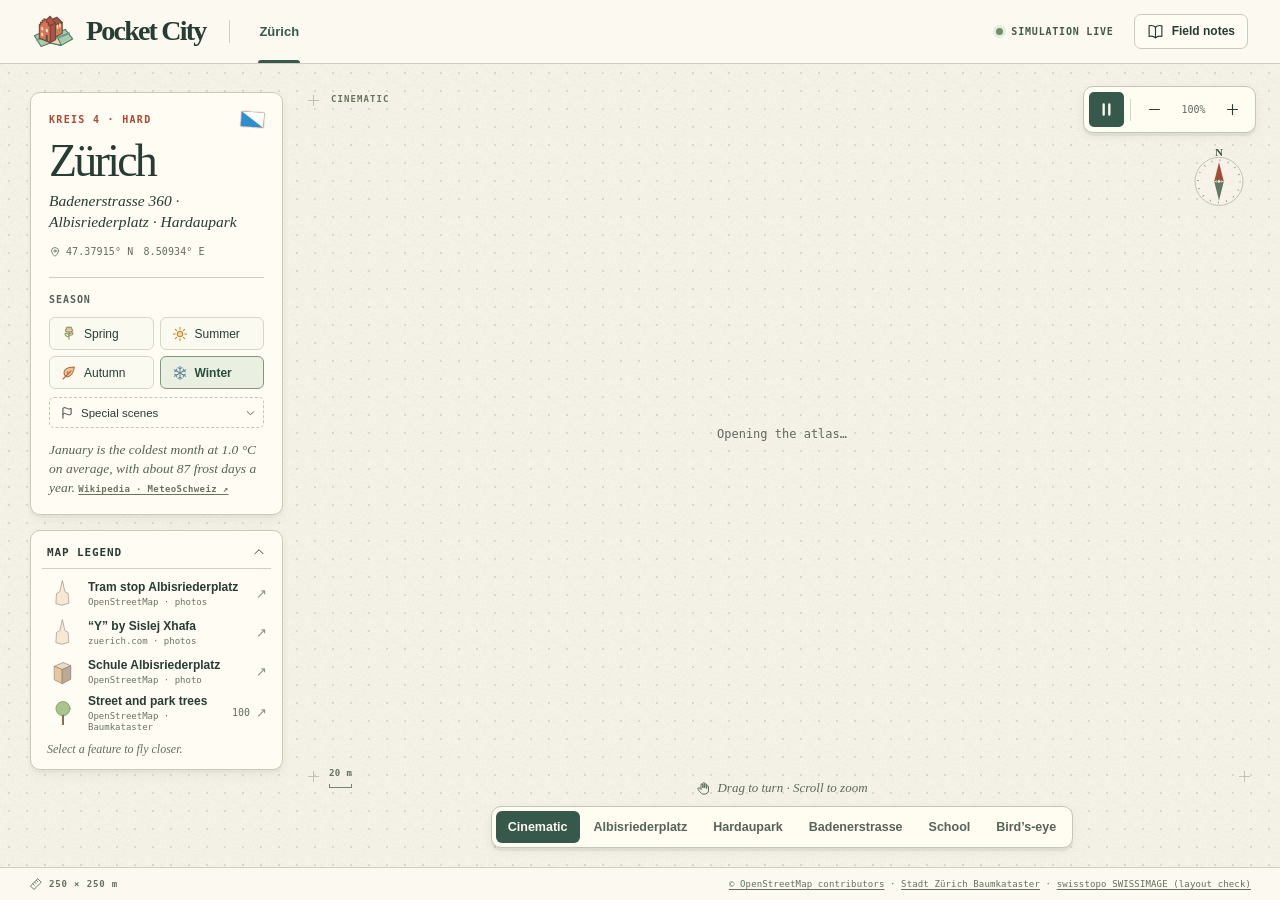
<file: pc-albisriederplatz/index.html>
<!doctype html>
<html lang="en"><head>
<meta name="robots" content="noindex, nofollow"><meta charset="utf-8"><meta name="viewport" content="width=device-width,initial-scale=1,maximum-scale=1,user-scalable=no,viewport-fit=cover"><meta name="theme-color" content="#f8f5eb"><meta name="description" content="Turn a hand-drawn, register-built miniature of Amsterdam's Reguliersgracht and Keizersgracht. Explore its seasons, bridges and street life."><title>Pocket City</title>
<style>
:root{--paper:#f6f3e9;--panel:#fffcf3;--ink:#263c35;--muted:#626c60;--rule:#cfcfc0;--rust:#ac4931;--green:#36594b;--mono:ui-monospace,SFMono-Regular,Menlo,Consolas,monospace;--serif:"Iowan Old Style","Palatino Linotype",Palatino,Georgia,serif;--sans:"Helvetica Neue",Arial,sans-serif}
*{box-sizing:border-box}html,body{margin:0;width:100%;height:100%;overflow:hidden;overscroll-behavior:none}body{color:var(--ink);font:14px/1.4 var(--sans);background:var(--paper)}button,select,input{font:inherit;color:inherit}button,select{cursor:pointer}button{background:none;border:0}button:focus-visible,select:focus-visible,input:focus-visible,a:focus-visible{outline:2px solid var(--rust);outline-offset:3px}button:disabled{opacity:.35;cursor:default}svg{display:block}button svg,.tool svg,.symbol{width:17px;height:17px;flex:none}button{touch-action:manipulation}a{color:var(--green);text-underline-offset:2px}[hidden]{display:none!important}
.top{height:64px;display:flex;align-items:center;justify-content:space-between;padding:0 32px;border-bottom:1px solid var(--rule);background:#fbf9f0;position:relative;z-index:5}.identity,.topnav,.actions,.group,.button,.stamp-line,.subhead{display:flex;align-items:center}.identity{gap:11px}.brand-icon svg{width:43px;height:43px}.wordmark{white-space:nowrap;font:700 28px/.95 var(--serif);letter-spacing:-1.8px}.identity .imprint{border-left:1px solid var(--rule);padding-left:15px;margin-left:6px;color:var(--muted)}.micro,.imprint,.folio,.subhead,.status,.metric,.tag,.card-foot,.scale,.map-code{font:600 10px/1.4 var(--mono);letter-spacing:.095em;text-transform:uppercase}.topnav{gap:20px}.status{display:flex;align-items:center;gap:8px;color:#435b48;letter-spacing:.08em;font-size:10px}.status i{width:7px;height:7px;border-radius:50%;background:#699366;box-shadow:0 0 0 3px #e6ebdb}.status.paused i{background:#bc8c4e;box-shadow:0 0 0 3px #f0e7d4}.button{gap:8px;padding:8px 12px;border:1px solid #c7cbbd;border-radius:7px;background:var(--panel);font-size:12px;font-weight:600}.button:hover,.tool:hover,.row:hover,.chip:hover{background:#ececdf}.button:active,.tool:active{transform:translateY(1px)}.workspace{height:calc(100% - 97px);position:relative;isolation:isolate;background-image:radial-gradient(#cbd0bc 0.6px,transparent .9px);background-size:18px 18px}.workspace:after{content:"";position:absolute;inset:0;background-image:url("[data-uri]");opacity:.095;z-index:1;pointer-events:none}.rail{position:absolute;left:28px;top:26px;width:260px;bottom:20px;overflow:auto;scrollbar-width:thin;z-index:3;pointer-events:none;padding:2px 5px 6px 2px}.rail>*{pointer-events:auto}.paper{border:1px solid #c8cbba;background:var(--panel);border-radius:10px;box-shadow:0 3px 0 #5564430a,0 5px 12px #414d3510}.info{padding:19px 18px 16px}.stamp-line{justify-content:space-between;color:var(--rust);font:600 10px var(--mono);letter-spacing:.13em;text-transform:uppercase}.flag{width:23px;height:15px;transform:rotate(4deg);border-radius:1px;background:linear-gradient(#b65746 0 33.3%,#faf5e7 33.3% 66.6%,#526d8a 66.6%);box-shadow:0 0 0 1px #50351921}.info h1{margin:10px 0 5px;font:normal 46px/1.05 var(--serif);letter-spacing:-2.75px}.location{margin:0;font:italic 15.5px/1.36 var(--serif)}.coords{display:flex;align-items:center;gap:5px;color:var(--muted);font:10px var(--mono);margin:13px 0 0;letter-spacing:.01em}.coords svg{width:12px;height:12px}.season-box{border-top:1px solid var(--rule);margin-top:18px;padding-top:15px}.subhead{justify-content:space-between;gap:8px;margin:0 0 10px;color:#556257}.chips{display:grid;grid-template-columns:1fr 1fr;gap:6px}.chip{height:33px;border:1px solid #d7d7c9;border-radius:6px;display:flex;align-items:center;justify-content:flex-start;gap:7px;padding:0 11px;background:#fbfaf1;font-size:12px}.chip svg{width:16px;height:16px}.chip[data-s=spring] svg{color:#8b985b}.chip[data-s=summer] svg{color:#c28b34}.chip[data-s=autumn] svg{color:#b56b38}.chip[data-s=winter] svg{color:#6a8d9a}.chip[aria-pressed=true]{background:#e9efe1;border-color:#81977b;color:#294e3e;font-weight:650}.events{margin-top:8px;position:relative;display:flex;gap:7px}.select-wrap{position:relative;display:flex;align-items:center}.select-wrap select{appearance:none;background:transparent;border:0;outline-offset:0;width:100%;height:100%}.events .select-wrap{flex:1;border:1px dashed #c2c7b7;border-radius:5px;height:31px}.events select{padding:0 19px 0 31px;font-size:11.5px}.select-wrap>svg{position:absolute;pointer-events:none;width:14px;height:14px}.select-wrap>svg:first-child{left:10px}.select-wrap>svg:last-child{right:7px;width:11px}.events .chip{padding:0 7px;height:31px;font-size:11px}.events .on{background:#fae9d9;border-style:solid}.note{font:italic 13.5px/1.4 var(--serif);color:#556355;display:block;margin-top:13px}.note a{font:600 9px var(--mono);letter-spacing:.04em;white-space:nowrap;color:#69745f}.field-key{margin-top:15px;padding:14px 11px 10px}.key-toggle{width:100%;display:flex;align-items:center;justify-content:space-between;padding:0 5px;color:var(--ink);font:600 11px var(--mono);letter-spacing:.08em;text-transform:uppercase}.key-toggle svg{width:14px;height:14px}.key-toggle[aria-expanded=true] svg{transform:rotate(180deg)}.key-body{margin-top:9px;border-top:1px solid var(--rule);padding-top:5px}.row{display:grid;grid-template-columns:35px 1fr auto 10px;align-items:center;gap:6px;width:100%;min-height:37px;text-align:left;border-radius:5px;padding:2px 5px}.row svg{width:32px;height:31px}.row strong{font-size:12px;font-weight:550}.row .count{font:10px var(--mono);color:var(--muted)}.row .arrow{font-size:13px;color:#869380}.row[aria-pressed=true]{background:#e6ecdd}.key-help{font:italic 12px var(--serif);color:var(--muted);margin:7px 5px 2px}
.stage{position:absolute;left:294px;right:10px;top:8px;bottom:71px;touch-action:none}.stage canvas{display:block;width:100%;height:100%;cursor:grab;touch-action:none}.stage canvas:active{cursor:grabbing}.mark{position:absolute;width:11px;height:11px;opacity:.46;pointer-events:none}.mark:before,.mark:after{content:"";position:absolute;background:#87927e}.mark:before{height:1px;top:5px;width:11px}.mark:after{width:1px;left:5px;height:11px}.m1{left:14px;top:23px}.m2{left:14px;bottom:14px}.m3{right:20px;top:23px}.m4{right:20px;bottom:14px}.map-code{position:absolute;top:21px;left:37px;color:#69745f;font-size:9px;letter-spacing:.12em;pointer-events:none}.compass{position:absolute;top:29px;right:24px;width:66px;height:71px;pointer-events:none}.compass svg{width:100%;height:100%}.scale{position:absolute;left:35px;bottom:8px;color:#667160;font-size:9px;letter-spacing:.05em;pointer-events:none}.scale i{display:block;margin-top:4px;border:1px solid #7b8575;border-top:0;height:4px}.loading{position:absolute;left:50%;top:50%;transform:translate(-50%,-50%);font:12px var(--mono);color:var(--muted);pointer-events:none}
.control-area{position:absolute;bottom:19px;left:294px;right:10px;display:flex;align-items:center;flex-direction:column;z-index:3;pointer-events:none}.control-area>*{pointer-events:auto}.gesture{color:#5e6a5c;font:italic 13px var(--serif);margin:0 0 10px;display:flex;align-items:center;gap:6px}.gesture svg{width:15px;height:15px}.tools{display:flex;align-items:center;gap:3px;padding:5px;border:1px solid #c1c7b8;border-radius:10px;background:#fffcf2;box-shadow:0 3px 0 #7b80661a,0 3px 10px #4d543614}.tool{height:35px;min-width:35px;border-radius:5px;display:inline-flex;align-items:center;justify-content:center;padding:0 9px}.tool[aria-pressed=true]{background:#e2ebd9}.play{background:var(--green);color:#fffcf0}.play:hover{background:#416b58}.divider{width:1px;height:22px;background:#d3d6c8;margin:0 3px}.view-select{height:35px;border-radius:5px}.view-select select{font-size:12px;font-weight:550;padding:0 24px 0 32px;max-width:153px}.zoom-value{min-width:37px;text-align:center;font:10px var(--mono);color:var(--muted)}.settings-wrap{position:relative}.settings{position:absolute;right:-5px;bottom:49px;width:208px;padding:15px;color:var(--ink)}.settings label{display:flex;justify-content:space-between;font-size:12px;font-weight:600}.finish-row{display:flex;align-items:center;justify-content:space-between;gap:8px;padding-bottom:11px;margin-bottom:12px;border-bottom:1px solid var(--rule)}.finish-row select{font:inherit;font-size:12px;color:var(--ink);background:#faf7eb;border:1px solid var(--rule);border-radius:5px;padding:5px}.settings input{width:100%;accent-color:var(--green);margin:12px 0 4px}.settings small{display:flex;justify-content:space-between;font:10px var(--mono);color:var(--muted)}
.foot{height:33px;border-top:1px solid var(--rule);background:#fbf9f0;display:flex;align-items:center;justify-content:space-between;padding:0 29px;color:#65705e;gap:8px;font:9px var(--mono);letter-spacing:.015em}.foot a{color:inherit}.foot .metric{font-size:9px;display:flex;align-items:center;gap:6px}.foot svg{width:14px;height:14px}
dialog{color:var(--ink);background:var(--panel);border:1px solid #afb5a5;border-radius:12px;padding:0;width:min(480px,calc(100vw - 28px));max-height:80dvh;box-shadow:0 18px 75px #263c3538}dialog::backdrop{background:#26362c40}.dialog-head{display:flex;align-items:center;justify-content:space-between;padding:16px 20px;border-bottom:1px solid var(--rule);position:sticky;top:0;background:var(--panel);z-index:1}.dialog-head h2{font:normal 29px var(--serif);margin:0;letter-spacing:-1px}.dialog-body{padding:3px 20px 15px;font-size:13px;line-height:1.5}.dialog-body h3{font:600 11px var(--mono);text-transform:uppercase;letter-spacing:.08em;margin:15px 0 5px}.dialog-body p,.dialog-body ul,.dialog-body dl{margin:8px 0}.dialog-body dt{margin-top:9px;font-weight:600}.dialog-body dd{margin-left:0}.dialog-body li{margin:5px 0}.dialog-body a{font-weight:550}
@media(min-width:1450px){.rail{left:36px;top:32px;width:280px}.stage,.control-area{left:322px}.info{padding:22px}.info h1{font-size:49px}}
@media(max-height:740px) and (min-width:761px){.rail{top:14px;bottom:8px}.info{padding:14px 16px}.field-key{margin-top:9px;padding:10px}.info h1{font-size:41px}.row{min-height:31px}.row svg{height:26px}.season-box{margin-top:12px;padding-top:11px}.note{margin-top:8px}.control-area{bottom:12px}.key-help{display:none}}
@media(max-width:950px) and (min-width:761px){.rail{width:229px;left:15px}.stage,.control-area{left:247px}.info h1{font-size:40px}.info{padding:16px 13px}.view-select select{max-width:130px}}
@media(max-width:760px){.top{height:48px;padding:0 12px}.identity{gap:7px}.brand-icon svg{width:33px;height:33px}.wordmark{font-size:23px}.imprint{display:none}.topnav{gap:12px}.status{font-size:9px;letter-spacing:.03em}.button{font-size:11px;padding:6px 8px}.button svg{width:14px;height:14px}.workspace{height:calc(100% - 72px);display:flex;flex-direction:column}.rail{position:relative;inset:auto;overflow:visible;width:auto;flex:none;padding:9px 9px 0}.info{padding:10px 12px 9px;border-radius:8px}.stamp-line{font-size:8px;line-height:11px}.flag{width:17px;height:11px}.info h1{font-size:33px;letter-spacing:-1.6px;line-height:1.05;margin:4px 8px 3px 0;display:inline-block}.location{font-size:12px;display:inline}.coords{display:none}.season-box{margin-top:5px;padding-top:7px}.season-box>.subhead{display:none}.season-scroll{display:flex;overflow-x:auto;gap:6px;touch-action:pan-x;scrollbar-width:none}.chips,.events{display:flex;flex:none;gap:5px;margin:0}.chip{height:29px;font-size:11px;padding:0 8px;gap:4px}.chip svg{width:13px;height:13px}.events .select-wrap,.events .chip{height:29px}.events select{width:115px}.note{font-size:12px;line-height:1.25;margin-top:7px}.note a{font-size:8px}.field-key{position:absolute;left:13px;top:calc(100% + 9px);margin:0;width:auto;padding:7px 8px}.field-key:has(.key-toggle[aria-expanded=true]){width:197px}.key-toggle{font-size:9px;gap:7px;padding:1px}.key-toggle svg{width:12px;height:12px}.key-help{display:none}.row{min-height:34px}.stage{position:relative;flex:1;min-height:0;inset:auto;margin:0 1px 73px}.compass{top:auto;right:12px;bottom:4px;width:45px;height:50px}.map-code,.mark{display:none}.scale{left:14px;bottom:11px;font-size:8px}.control-area{left:0;right:0;bottom:10px}.gesture{font-size:11px;margin:0 0 7px}.tools{padding:4px;gap:1px}.tool{min-width:32px;padding:0 7px;height:32px}.view-select{height:32px}.view-select select{width:132px;max-width:100%;font-size:11px;padding:0 18px 0 27px}.zoom-value{min-width:31px}.divider{margin:0 2px;height:19px}.foot{padding:0 10px;height:24px;font-size:7.5px}.foot .metric{font-size:8px;letter-spacing:0}.foot-extra{display:none}.foot svg{width:10px}.settings{bottom:42px}}
@media(max-width:370px){.status span{display:none}.info h1{font-size:29px}.location{font-size:11px}.topnav{gap:9px}.foot .metric{display:none}}
@media(max-height:480px) and (orientation:landscape){.top{height:38px}.workspace{height:calc(100% - 58px)}.foot{height:20px}.rail{width:210px;left:6px;top:4px;position:absolute;max-height:96%;overflow:auto}.stage,.control-area{left:221px}.stage{position:absolute;inset:0 0 40px 221px;margin:0}.control-area{bottom:3px}.gesture,.key-help,.coords,.map-code{display:none}.info{padding:8px}.info h1{font-size:30px}.field-key{position:static;margin-top:6px}.compass{width:38px;height:40px;top:9px;right:12px}.rail .chips{display:flex;flex-wrap:wrap}.season-scroll{overflow:auto}.control-area .tool{min-width:27px;padding:0 4px}}
.row-label{display:flex;flex-direction:column;align-items:flex-start;gap:1px}.row-label small{font:9px/1.2 var(--mono);color:#697461}.aerial{margin:13px 0 17px}.aerial img{display:block;width:100%;height:auto;border-radius:4px}.aerial figcaption{display:flex;justify-content:space-between;gap:6px;padding:7px 0 4px;font:9px var(--mono);color:#65705f}.field-key .row{min-height:39px}
@media(max-height:740px) and (min-width:761px){.field-key .row{min-height:33px}}@media(max-width:760px){.field-key .row{min-height:37px}.key-body{margin-top:6px}}
.metric,.scale{text-transform:none}@media(max-width:760px){.events select{width:132px}}
.city-nav{display:flex;align-items:stretch;align-self:stretch;gap:4px;margin-right:auto;margin-left:24px;padding-left:19px;position:relative}
.city-nav:before{content:"";position:absolute;left:0;top:32%;bottom:32%;width:1px;background:var(--rule)}
.city-nav a{position:relative;display:inline-flex;align-items:center;justify-content:center;padding:0 11px;color:var(--muted);font:600 13px/1 var(--sans);text-decoration:none;touch-action:manipulation}
.city-nav a[aria-current=page]{color:var(--green)}
.city-nav a[aria-current=page]:after{content:"";position:absolute;bottom:0;left:10px;right:10px;height:3px;background:var(--green);border-radius:3px 3px 0 0}
.city-nav a:hover{background:#eaeade}.city-nav a:focus-visible{outline-offset:-4px;border-radius:4px}
@media(max-width:760px){.city-nav{margin-left:9px;padding-left:7px;gap:0}.city-nav a{padding:0 8px;font-size:12px}.city-nav a[aria-current=page]:after{left:7px;right:7px}.topnav{gap:8px}}
@media(max-width:550px){.top{padding:0 9px}.top .status{display:none}#notesBtn{min-width:40px;min-height:40px;justify-content:center;border:0;background:transparent}#notesBtn svg{width:19px;height:19px}#notesBtn span{display:none}}
@media(max-width:355px){.identity{gap:4px}.wordmark{font-size:21px}.top .brand-icon{display:none}.city-nav{margin-left:4px;padding-left:4px}.city-nav a{padding:0 6px}}
@media(max-width:490px){.top .brand-icon,.top .status{display:none}.top .city-nav{margin-left:5px;padding-left:5px}.top .city-nav a{padding:0 6px;font-size:11px}.top .wordmark{font-size:21px}.topnav{gap:3px}}
.flag.cn svg{width:100%;height:100%;display:block}.flag.cn{background:#bd5749;color:#f4d477;text-align:left;font-size:9px;line-height:10px;padding:0}
.views{display:flex;flex-wrap:nowrap;gap:2px;max-width:100%;overflow-x:auto;scrollbar-width:none;padding:4px;border:1px solid #c1c7b8;border-radius:10px;background:#fffcf2;box-shadow:0 3px 0 #7b80661a,0 3px 10px #4d543614}
.views::-webkit-scrollbar{display:none}
.views.more-r{-webkit-mask-image:linear-gradient(90deg,#000 calc(100% - 46px),transparent);mask-image:linear-gradient(90deg,#000 calc(100% - 46px),transparent)}
.views.more-l{-webkit-mask-image:linear-gradient(90deg,transparent,#000 46px);mask-image:linear-gradient(90deg,transparent,#000 46px)}
.views.more-l.more-r{-webkit-mask-image:linear-gradient(90deg,transparent,#000 46px,#000 calc(100% - 46px),transparent);mask-image:linear-gradient(90deg,transparent,#000 46px,#000 calc(100% - 46px),transparent)}
.vbtn{flex:none;height:32px;padding:0 12px;border-radius:6px;color:#56645a;font:600 12.5px/1 var(--sans);white-space:nowrap;touch-action:manipulation}
.vbtn:hover{background:#ececdf}.vbtn[aria-pressed=true]{background:var(--green);color:#fffcf0}
.stage>.tools{position:absolute;top:14px;right:14px;z-index:4}
@media(min-width:761px){.compass{top:72px;right:18px}}
@media(max-width:760px){.views{max-width:calc(100% - 20px);padding:3px}.vbtn{height:30px;padding:0 10px;font-size:12px}.stage>.tools{top:8px;right:8px}}
@media(max-height:480px) and (orientation:landscape){.stage>.tools{top:6px;right:8px}.compass{top:auto;bottom:6px}}
</style></head><body>


<header class="top"><div class="identity"><span class="brand-icon"><svg xmlns="http://www.w3.org/2000/svg" viewBox="0 0 48 48" fill="none" aria-hidden="true" focusable="false" stroke-linecap="round" stroke-linejoin="round"><g stroke="#507968" stroke-width="1.25"><path d="m2.7 28.8 11.5-5.4 12.3 2.7 10.6-4.4 8.2 10.6-12.6 7.2-12.3-2.7-10.2 4Z" fill="#a9ccaa"/><path d="m14.2 23.4 6.2 13.4 12.3 2.7-6.2-13.4Z" fill="#e9ddad"/><path d="m5.5 33.4 10.1-4.1 11.8 2.2 13.8-5.6" stroke="#6a9d95" stroke-width="2.3"/></g><g stroke="#774638" stroke-width="1.25"><path d="m24.8 30.9 8.9-4.8V13.8l-8.9 3.4Z" fill="#c98353"/><path d="m15.2 27.7 9.6 3.2V17.2l-2-.7v-2.3l-2-.7v-2.2l-2.7-.9v2.1l-1.9-.6v2.5l-1-.3Z" fill="#e8ac68"/><path d="m24.8 17.2 8.9-3.4-5.9-5.7-7 3.2 1 2.2 2 .7v2.3Z" fill="#985b49"/><path d="m11.6 32.8 8.9 3.6V17.7l-2.1-.8v-2.6l-2.2-.8v-2.7l-2.8-1.1v2.6l-2-.8v2.8l-1.8-.6v2.8l-1.4-.6v15.6Z" fill="#db7153"/><path d="m20.5 17.7 5.7-3-6-7.7-4 3.8v2.7l2.2.8v2.6Z" fill="#b35545"/><path d="m20.5 36.4 5.7-3.3V14.7l-5.7 3Z" fill="#a65548"/></g><g fill="#fceac8"><path d="m10.4 18.8 2.1.8v3.6l-2.1-.8Zm5 1.9 2.2.9v3.5l-2.2-.8Zm-5 4.4 2.1.8v3.6l-2.1-.8Z"/></g><path d="m15.4 33.9 2.2.8v-6.4l-2.2-.8Z" fill="#41584f"/><path d="m28.4 17 .1 3.3m2.6-4.6v3.2" stroke="#fcdfaa" stroke-width="1.65"/></svg></span><span class="wordmark">Pocket City</span></div><nav class="city-nav" aria-label="Place"><a aria-current="page" id="placeTab" href="#"></a></nav><div class="topnav"><div class="status" id="status"><i></i><span>Simulation live</span></div><button id="notesBtn" aria-label="Field notes" class="button" aria-haspopup="dialog"><svg aria-hidden="true" viewBox="0 0 24 24" fill="none" stroke="currentColor" stroke-width="1.6" stroke-linecap="round" stroke-linejoin="round"><path d="M12 6c-2-2-5-3-9-2v15c4-1 7 0 9 2 2-2 5-3 9-2V4c-4-1-7 0-9 2v15"/></svg><span>Field notes</span></button></div></header>
<main class="workspace">
<aside class="rail" aria-label="Street atlas controls"><section class="paper info"><div class="stamp-line"><span>The Netherlands</span><i class="flag" aria-hidden="true"></i></div><h1 id="cityName">Amsterdam</h1><p class="location">Reguliersgracht × Keizersgracht</p><div class="coords"><svg aria-hidden="true" viewBox="0 0 24 24" fill="none" stroke="currentColor" stroke-width="1.6" stroke-linecap="round" stroke-linejoin="round"><path d="M19 10c0 5-7 11-7 11S5 15 5 10a7 7 0 1 1 14 0Z"/><circle cx="12" cy="10" r="2.2"/></svg> 52.36345° N &nbsp; 4.89598° E</div>
<div class="season-box"><h2 class="subhead">Season</h2><div class="season-scroll"><div id="chips" class="chips" role="group" aria-label="Season"><button class="chip" data-s="spring"><svg aria-hidden="true" viewBox="0 0 24 24" fill="none" stroke="currentColor" stroke-width="1.6" stroke-linecap="round" stroke-linejoin="round"><path d="M12 20V10m0 6c-5 0-6-3-6-5 4 0 6 2 6 5m0-2c4 0 6-2 6-4-3 0-6 1-6 4"/><path d="M12 9c-5 1-7-3-4-4-1-3 3-5 4-2 2-3 5-1 4 2 3 1 1 5-4 4Z" fill="#e8c5b1"/></svg> Spring</button><button class="chip" data-s="summer"><svg aria-hidden="true" viewBox="0 0 24 24" fill="none" stroke="currentColor" stroke-width="1.6" stroke-linecap="round" stroke-linejoin="round"><circle cx="12" cy="12" r="4.1" fill="#f3d492"/><path d="M12 2v3m0 14v3M2 12h3m14 0h3M5 5l2 2m10 10 2 2M5 19l2-2M17 7l2-2"/></svg> Summer</button><button class="chip" data-s="autumn"><svg aria-hidden="true" viewBox="0 0 24 24" fill="none" stroke="currentColor" stroke-width="1.6" stroke-linecap="round" stroke-linejoin="round"><path d="M20 3C9 3 3 7 5 14c2 7 13 4 15-11Z" fill="#eac29b"/><path d="M3 21 15 9m-5 5v-4"/></svg> Autumn</button><button class="chip" data-s="winter"><svg aria-hidden="true" viewBox="0 0 24 24" fill="none" stroke="currentColor" stroke-width="1.6" stroke-linecap="round" stroke-linejoin="round"><path d="M12 2v20M3.5 7l17 10m-17 0 17-10M9 4l3 2 3-2M9 20l3-2 3 2M4 10l3-1V6m10 12v-3l3-1M4 14l3 1v3M17 6v3l3 1"/></svg> Winter</button></div><div class="events"><div class="select-wrap"><svg aria-hidden="true" viewBox="0 0 24 24" fill="none" stroke="currentColor" stroke-width="1.6" stroke-linecap="round" stroke-linejoin="round"><path d="M5 21V4c5-4 8 4 14 0v10c-6 4-9-4-14 0"/></svg><select id="event" aria-label="Special scenes"><option value="">Special scenes</option><option value="kings">King’s Day</option><option value="frozen">Frozen canals</option></select><svg aria-hidden="true" viewBox="0 0 24 24" fill="none" stroke="currentColor" stroke-width="1.6" stroke-linecap="round" stroke-linejoin="round"><path d="m5 9 7 7 7-7"/></svg></div><button class="chip" id="snow" hidden>+ Snow</button></div></div><div class="note" id="note" aria-live="polite"></div></div></section>
<section class="paper field-key"><button class="key-toggle" id="keyToggle" aria-controls="keyBody" aria-expanded="true">Map legend <svg aria-hidden="true" viewBox="0 0 24 24" fill="none" stroke="currentColor" stroke-width="1.6" stroke-linecap="round" stroke-linejoin="round"><path d="m5 9 7 7 7-7"/></svg></button><div class="key-body" id="keyBody">
<button class="row" data-f="buildings" aria-label="Fly to the buildings"><svg xmlns="http://www.w3.org/2000/svg" viewBox="0 0 48 48" fill="none" aria-hidden="true" focusable="false" stroke-linecap="round" stroke-linejoin="round"><g stroke-width="1.25"><path d="M22 18.1 29 7.8l5.4 7.6v21l-12.4-2Z" fill="#e9b56f" stroke="#906843"/><path d="m29 7.8 5.1-1.1 6.5 6.4-6.2 2.3Z" fill="#807d87" stroke="#555764"/><path d="m34.4 15.4 6.2-2.3v21l-6.2 2.3Z" fill="#c98b58" stroke="#906843"/><path d="m6.5 37.3 14.8 3.2v-24l-2.6-.6v-3l-2.3-.5V9.6L13.6 9v2.7l-2.6-.6v2.8l-2.4-.5v2.8l-2.1-.4Z" fill="#e18972" stroke="#985a4a"/><path d="m21.3 16.5 6.3-2.6-7.1-7.3L16.4 9.6v2.8l2.3.5v3Z" fill="#996b63" stroke="#785954"/><path d="m21.3 40.5 6.3-3V13.9l-6.3 2.6Z" fill="#bb7362" stroke="#985a4a"/></g><path d="m9.4 19.7 2.6.5v3.5l-2.6-.6Zm5.9 1.3 2.7.5V25l-2.7-.6Zm-5.9 5.3 2.6.5v3.6l-2.6-.6Z" fill="#f9e4b8"/><path d="m15.2 39.1 3 .7v-8.3l-3-.7Z" fill="#5c6460"/><path d="m29.8 19.1.1 3.7m-.1 3.5.1 3.7" stroke="#fff0c8" stroke-width="2.2"/><path d="m5.6 38 15.8 3.3 6.5-3.3" stroke="#806b59" stroke-width="1.3"/></svg><span class="row-label"><strong>Buildings</strong><small>3DBAG</small></span><span class="count">98</span><span class="arrow">↗</span></button>
<button class="row" data-f="trees" aria-label="Fly to the registered trees"><svg xmlns="http://www.w3.org/2000/svg" viewBox="0 0 48 48" fill="none" aria-hidden="true" focusable="false" stroke-linecap="round" stroke-linejoin="round"><path d="m11.2 39.2 10.3-3.3 12.7 3.5-10.2 4Z" fill="#d9d7b3"/><path d="m20.3 27.6 4.8.2-.5 10.4 2.1 1.5-4.3.7-2.8-.7 1.4-1.4Z" fill="#aa7961" stroke="#755748" stroke-width="1.15"/><path d="M10.7 25.4c-3.5-1.3-3.7-6.1.1-8.3-.8-3.7 2.3-7 6-6.7 1.1-4.1 6-5.8 9.9-3.4 3.6-1 7.1 1.8 7.4 5.1 3.2 1.1 4.8 4.4 3.9 7.3 3.5 4.2.4 9.6-4 9.6-2 3.5-6.2 4.8-9.9 2.9-4.8 2.3-9.1.2-9.8-2.7-2.2-.4-3.4-1.7-3.6-3.8Z" fill="#8ca879" stroke="#5b765a" stroke-width="1.3"/><path d="M10.8 21.6c-1.2-2.3.7-4.9 3.1-5.3-.3-2.8 2.1-4.7 4.8-4.4 1.7-3.1 5.2-3.8 7.5-2.1 2.6-.5 4.9 1.1 5.3 3.3-1.8-.2-3.6 1.3-3.9 3.3-3.7-1.1-6.4.9-6.7 3.6-2.2-.1-4 1.2-4.2 3.4-2.1-1.5-3.8-1.7-5.9-1.8Z" fill="#c1ce91"/><path d="m14.2 16.6 2.4-1.2m7.5-3.4 2.6 1m-3.1 11.5 2.4-1.5m5.2-3.5 2.3 1" stroke="#6d885d" stroke-width="1.1" opacity=".8"/></svg><span class="row-label"><strong>Registered trees</strong><small>Amsterdam tree register</small></span><span class="count">43</span><span class="arrow">↗</span></button>
<button class="row" data-f="bridges" aria-label="Fly to the bridges"><svg xmlns="http://www.w3.org/2000/svg" viewBox="0 0 48 48" fill="none" aria-hidden="true" focusable="false" stroke-linecap="round" stroke-linejoin="round"><path d="m3.5 34.6 14.4-7.2 26.4 3.4-15.1 9.4Z" fill="#a7cecb"/><path d="m7.1 36.8 7.4 1.1m17.3-1.3 5.1-2.7" stroke="#6e9fac" stroke-width="1.2"/><path d="m4.6 27.1 6.5-4c8.2-7 16.1-8 24.4-11.5l6.1 2.4-10.2 7.6-18.9 8.1Z" fill="#e2baa0" stroke="#996b5a" stroke-width="1.2"/><path d="m6.3 26.9 5.7 2.6v6l-5.7-2Z" fill="#b67e6e" stroke="#986352" stroke-width="1.2"/><path d="M12 29.5c9.3-7.5 18.7-10.1 29.6-15.5v8.4l-5.3 2.7c-.8-8.7-11.8-4.4-15 6.8L12 36Z" fill="#d59179" stroke="#986352" stroke-width="1.2"/><path d="M20.9 31.6c2.8-11.2 14.7-15.6 15.9-6.7" stroke="#ffe1b0" stroke-width="2.3"/><path d="M12.1 26.9c9.6-7.3 19.2-10.2 29.3-15.2m-28.8 18 .1-5m7.2.4v-5.5m8-.1v-5.4m7.1 2.5v-5.4m6.1 2.6v-4.2" stroke="#697369" stroke-width="1.2"/></svg><span class="row-label"><strong>Bridges</strong><small>BGT · OpenStreetMap</small></span><span class="count">3</span><span class="arrow">↗</span></button>
<button class="row" data-f="water" aria-label="Fly to the canals"><svg xmlns="http://www.w3.org/2000/svg" viewBox="0 0 48 48" fill="none" aria-hidden="true" focusable="false" stroke-linecap="round" stroke-linejoin="round"><g fill="none" stroke="#75a5ac" stroke-width="1.3"><path d="m4.6 32.4 5.4 1.8 3.6-1.1m10.8 6.1 4.7 1.1 6.3-2m-1.2-7.3 6.9-2.5 3.1.6"/><path d="m7.8 37.2 2.8.8 2.5-.9" opacity=".65"/></g><path d="m5.4 24.9 6.5-4.6 18.9.7 11.5 2-5.5 5-17.9 5.4Z" fill="#e4ae82" stroke="#986b57" stroke-width="1.2"/><path d="m5.4 24.9 13.9 4.2 23-6.1-5.2 6.8-18.1 5.8-8.8-3.4Z" fill="#cc7961" stroke="#965944" stroke-width="1.25"/><path d="m19.3 29.1-.3 6.5 18.1-5.8 5.2-6.8Z" fill="#af6656" stroke="#965944" stroke-width="1.1"/><path d="m13 23.7.4-5.3 4.1-4 12.3 2.8 2.4 5.5-10.9 3.4Z" fill="#f6dfad" stroke="#907959" stroke-width="1.2"/><path d="m13.4 18.4 4.1-4 12.3 2.8-3.7 3.6Z" fill="#f8ebce" stroke="#907959" stroke-width="1.05"/><path d="m15.6 19.6 4.1 1v2.9l-4.1-1Zm6.3 1.5 3.3.8-.4 2.9-2.9-.8Zm5.4-.2 2.1-1.8 1.2 2.9-3.1 1.1Z" fill="#85aaac"/></svg><span class="row-label"><strong>Canals</strong><small>BGT · OpenStreetMap</small></span><span class="count">2</span><span class="arrow">↗</span></button><p class="key-help">Select a feature to fly closer.</p></div></section></aside>
<div class="stage" id="stage"><nav class="tools" aria-label="Camera and simulation"><button class="tool play" id="play" aria-label="Pause simulation" title="Pause simulation"><svg aria-hidden="true" viewBox="0 0 24 24" fill="none" stroke="currentColor" stroke-width="1.6" stroke-linecap="round" stroke-linejoin="round"><path d="M8 5v14M16 5v14" stroke-width="3.3"/></svg></button><div class="select-wrap view-select" hidden><svg aria-hidden="true" viewBox="0 0 24 24" fill="none" stroke="currentColor" stroke-width="1.6" stroke-linecap="round" stroke-linejoin="round"><path d="m12 2 9 5v10l-9 5-9-5V7Zm-9 5 9 5 9-5m-9 5v10"/></svg><select id="view" aria-label="Camera view"><option value="iso">Isometric</option><option value="cine">Cinematic</option><option value="bridges">Bridge view</option><option value="quay">Along the quay</option><option value="bird">Bird’s-eye</option><option value="free" hidden>Free view</option></select><svg aria-hidden="true" viewBox="0 0 24 24" fill="none" stroke="currentColor" stroke-width="1.6" stroke-linecap="round" stroke-linejoin="round"><path d="m5 9 7 7 7-7"/></svg></div><i class="divider"></i><button class="tool" id="zOut" aria-label="Zoom out" title="Zoom out"><svg aria-hidden="true" viewBox="0 0 24 24" fill="none" stroke="currentColor" stroke-width="1.6" stroke-linecap="round" stroke-linejoin="round"><path d="M5 12h14"/></svg></button><output class="zoom-value" id="zoom">100%</output><button class="tool" id="zIn" aria-label="Zoom in" title="Zoom in"><svg aria-hidden="true" viewBox="0 0 24 24" fill="none" stroke="currentColor" stroke-width="1.6" stroke-linecap="round" stroke-linejoin="round"><path d="M12 5v14M5 12h14"/></svg></button></nav><canvas id="fig" tabindex="0" aria-label="Interactive Amsterdam diorama. Use arrow keys to turn, plus and minus to zoom, and Home to reset."></canvas><i aria-hidden="true" class="mark m1"></i><i aria-hidden="true" class="mark m2"></i><i aria-hidden="true" class="mark m3"></i><i aria-hidden="true" class="mark m4"></i><span class="map-code" id="viewName">Isometric view</span>
<div class="compass" aria-label="Camera compass"><svg viewBox="0 0 68 74" aria-hidden="true"><circle cx="34" cy="39" r="25" fill="#faf7ed" fill-opacity=".8" stroke="#9ba492" stroke-width=".6"/><circle cx="34" cy="39" r="22" fill="none" stroke="#9ba492" stroke-width="2" stroke-dasharray="1 7.64"/><g id="needle" transform="rotate(0 34 39)"><path d="M34 19l5 20-5-2-5 2Z" fill="#a64e35"/><path d="M34 59l5-20-5 2-5-2Z" fill="#647967"/><text x="34" y="12" text-anchor="middle" font-family="Georgia,serif" font-weight="bold" font-size="11" fill="#364f40">N</text></g><circle cx="34" cy="39" r="2" fill="#f9f4e8" stroke="#4e6553"/></svg></div><div class="scale">20 m<i id="scaleLine"></i></div><div class="loading" id="loading" role="status">Opening the atlas…</div></div>
<div class="control-area"><p class="gesture"><svg aria-hidden="true" viewBox="0 0 24 24" fill="none" stroke="currentColor" stroke-width="1.6" stroke-linecap="round" stroke-linejoin="round"><path d="M8 13V6a1.5 1.5 0 0 1 3 0v5-7a1.5 1.5 0 0 1 3 0v7-5a1.5 1.5 0 0 1 3 0v6-3a1.5 1.5 0 0 1 3 0v6c0 4-3 6-7 6-3 0-5-1-7-4l-3-4a1.7 1.7 0 0 1 2.5-2Z"/></svg> <span id="hint"></span></p><div class="views" id="views" role="group" aria-label="Camera views"></div></div></main>
<footer class="foot"><div class="metric"><svg aria-hidden="true" viewBox="0 0 24 24" fill="none" stroke="currentColor" stroke-width="1.6" stroke-linecap="round" stroke-linejoin="round"><path d="m3 15 12-12 6 6L9 21Zm4-3 2 2m1-5 2 2m1-5 2 2"/></svg> 170 × 170 m</div><div><a href="https://docs.3dbag.nl/en/copyright/" target="_blank" rel="noopener">© 3DBAG by tudelft3d and 3DGI</a> · <a href="https://www.openstreetmap.org/copyright" target="_blank" rel="noopener">© OpenStreetMap contributors</a><span class="foot-extra"> · PDOK · Gemeente Amsterdam</span></div></footer>
<dialog id="notes"><div class="dialog-head"><h2>Field notes</h2><button id="closeNotes" class="tool" aria-label="Close field notes"><svg aria-hidden="true" viewBox="0 0 24 24" fill="none" stroke="currentColor" stroke-width="1.6" stroke-linecap="round" stroke-linejoin="round"><path d="m5 5 14 14M19 5 5 19"/></svg></button></div><div class="dialog-body"><dl class="source-list">
  <dt>Buildings &amp; roofs</dt>
  <dd>The 98 building models use BAG footprints and 3DBAG LoD2.2 roof and wall surfaces. Roof colours and faint surface markings are sampled from the aerial photograph. Five small planes use the sample for their building. The original roof openings and courtyard boundaries are preserved. <a href="https://docs.3dbag.nl/en/copyright/" target="_blank" rel="noopener">© 3DBAG by tudelft3d and 3DGI</a> · <a href="https://creativecommons.org/licenses/by/4.0/" target="_blank" rel="noopener">CC BY 4.0</a> · <a href="https://www.pdok.nl/introductie/-/article/pdok-luchtfoto-rgb-open-" target="_blank" rel="noopener">PDOK aerial imagery</a></dd>
  <dt>Ground &amp; bridges</dt>
  <dd>Roads, pavements, planted ground, canal banks and bridge footprints follow the Dutch base map. The BGT classifies the mapped carriageways, footways and parking strips here as open verharding (unit paving). Laser elevations supply the terrain and deck profiles. The terrain grid has 2 m spacing, with gaps filled from neighbouring samples. <a href="https://api.pdok.nl/kadaster/bgt/ogc/v1/" target="_blank" rel="noopener">BGT base map</a> · <a href="https://www.pdok.nl/introductie/-/article/actueel-hoogtebestand-nederland-ahn" target="_blank" rel="noopener">AHN elevation data</a></dd>
  <dt>Trees</dt>
  <dd>The register locates 43 distinct standing trees in the square. The 37 with a recorded height class are drawn at its midpoint. Six leaf symbols mark registered positions where the height class is unknown. <a href="https://api.data.amsterdam.nl/v1/docs/datasets/bomen.html" target="_blank" rel="noopener">Gemeente Amsterdam tree register</a></dd>
  <dt>Street directions</dt>
  <dd>Road centrelines, one-way tags, bicycle exceptions, canal routes and bridge numbers come from the 27 October 2026 map extract. Illustrated trips follow permitted directions and reserve space through turns. Walking routes follow BGT footways. <a href="https://www.openstreetmap.org/copyright" target="_blank" rel="noopener">© OpenStreetMap contributors · ODbL</a></dd>
  <dt>Boats &amp; vehicles</dt>
  <dd>Rijkswaterstaat lists 6.8 m by 2.4 m navigable openings on the Reguliersgracht at the north and south quays. Long tour boats follow the Keizersgracht. The road models use Dutch yellow plates and light-blue taxi plates. <a href="https://www.vaarweginformatie.nl/fdd/main/download?fileId=1942534" target="_blank" rel="noopener">Rijkswaterstaat waterways register</a> · <a href="https://www.rdw.nl/de-kentekenplaat/soorten-kentekenplaten" target="_blank" rel="noopener">RDW plate colours</a></dd>
  <dt>Illustrative details</dt>
  <dd>The doorways, loft windows, window boxes and individual plants are illustrated. The leaf symbols, planting-bed finishes, lantern housings, bridge ironwork, masonry, boat fittings and clothing are illustrative. Brick bonds, slab and kerb joints and roof finishes are drawn textures. The picture-book palette, leaf-card shading and colour washes are illustrative. Reflections, wakes, lighting, crown shapes, bridge arch profiles, people, traffic, weather and festival scenes are illustrative. Climate normals describe nearby Schiphol. Seasonal notes link to their sources.</dd>
  <dt>Drawing credits</dt><dd>Colorfigures by April Zhu builds on Tolga Cohce’s iso-figure (MIT) and Ryan’s Anatomy skill.</dd>
</dl>
</div></dialog>
<script type="text/plain" id="projection">
/* ============================================================
   Colorfigures core: projection, shapes, shading, ink, labels, page shell.
   A figure page includes this file (scripts/build.py inlines it), then calls mountFigure({...}).
   See SKILL.md for the drawing contract and conventions.
   One fixed view (front-left-top) and one fixed light (from above, behind the viewer's right shoulder: the front is lit,
   the left side is in shade, and cast shadows fall toward the lower left of the screen).
   ============================================================ */

/* ---------- palettes ---------- */
const PALS = {
  mustard: { l:'#f4b829', m:'#d49c1f', d:'#4e4a18' },
  tomato:  { l:'#ef6a4c', m:'#cf5038', d:'#4a2219' },
  mint:    { l:'#93d3b0', m:'#71b693', d:'#1f4034' },
  cobalt:  { l:'#76a0e2', m:'#5a82c6', d:'#1c2948' },
  blush:   { l:'#f3a6bb', m:'#d8869c', d:'#4b2430' },
};
const METAL   = { l:'#eef0f0', m:'#c6ccce', d:'#8f989b' };
const CLEAR   = { l:'#e4f2f4', m:'#c4dfe4', d:'#97b9c0' };
const CERAMIC = { l:'#fbfaf3', m:'#e3e0d2', d:'#bdb8a6' };
const DARK    = { l:'#55504a', m:'#3d3935', d:'#272421' };
const INK = '#231e16';
const SHADOW = '#41538f';

/* ---------- projection (x = depth toward viewer-right, y = toward viewer-left, z = up) ---------- */
const C = Math.cos(Math.PI/6), S = Math.sin(Math.PI/6);
let OX = 0, OY = 0;
/* Free orthographic camera (internal names start with CAM_ / cam so they never clash with a figure's own names). YAW turns the viewer around the vertical axis (45° = the classic front-left view),
   PITCH is how far it looks down (35.26° = true isometric). At the defaults P() is exactly the old isometric
   projection, so every figure drawn for it still lines up. Drag the figure to orbit; double-click to reset.
   rotV(n) maps a world direction into the default view's frame, so vis / tone / any "sum of rotV > 0" test keep
   working at every angle: the viewer is always (1,1,1) and the light stays put relative to the viewer. */
let VIEW = 0, RC = [0, 0], RCZ = 0;
const VIEW_NAMES = ['front', 'left side', 'back', 'right side'];
const TURNS = [0, 2];
const YAW0 = 45, PITCH0 = Math.atan(1/Math.SQRT2) * 180/Math.PI, CAM_K = Math.sqrt(1.5);
let YAW = YAW0, PITCH = PITCH0, CAM_R, CAM_U, CAM_V, CAM_D;                       // right, up, toward viewer, screen-down
const camBasis = (yaw, pitch) => { const t = yaw*Math.PI/180, p = pitch*Math.PI/180, ct = Math.cos(t), st = Math.sin(t), cp = Math.cos(p), sp2 = Math.sin(p);
  return { R:[-st,ct,0], U:[-sp2*ct,-sp2*st,cp], V:[cp*ct,cp*st,sp2] }; };   // R x U = V: a true view, not a mirror image
const CAM_B0 = camBasis(YAW0, PITCH0);
// CAM_LIM: how far (deg) the camera may turn either side of the front view; null = all the way round (set per figure)
let CAM_LIM = null;
function setCam(yaw, pitch){ YAW = CAM_LIM == null ? yaw : Math.max(YAW0 - CAM_LIM, Math.min(YAW0 + CAM_LIM, yaw));
  PITCH = CAM_LIM == null ? Math.max(6, Math.min(78, pitch)) : Math.max(15, Math.min(62, pitch)); const b = camBasis(YAW, PITCH); CAM_R = b.R; CAM_U = b.U; CAM_V = b.V; CAM_D = CAM_U.map(v => -v); }
setCam(YAW0, PITCH0);
const camDot = (a,b) => a[0]*b[0]+a[1]*b[1]+a[2]*b[2];
const rotV = n => { const r = camDot(n,CAM_R), u = camDot(n,CAM_U), v = camDot(n,CAM_V); return [0,1,2].map(i => CAM_B0.R[i]*r + CAM_B0.U[i]*u + CAM_B0.V[i]*v); };
// the light's ground direction turns with the viewer's yaw only (shadows always fall toward the lower left of the screen)
const yawTurn = ([x,y]) => { const t = (YAW - YAW0)*Math.PI/180, c = Math.cos(t), s = Math.sin(t); return [x*c - y*s, x*s + y*c]; };
const rotXY = (x,y) => [x, y];                                                // kept for old callers
const P0 = (x,y,z) => [(x-y)*C + OX, (x+y)*S - z + OY];                       // raw iso
const P  = (x,y,z) => { const qx = x-RC[0], qy = y-RC[1], qz = z-RCZ, R = CAM_R, D = CAM_D;
  return [CAM_K*(qx*R[0] + qy*R[1] + qz*R[2]) + (RC[0]-RC[1])*C + OX, CAM_K*(qx*D[0] + qy*D[1] + qz*D[2]) + (RC[0]+RC[1])*S - RCZ + OY]; };
const Dv = (x,y,z) => [CAM_K*camDot([x,y,z],CAM_R), CAM_K*camDot([x,y,z],CAM_D)];
// distance toward the viewer: draw parts with smaller depth first
const depthOf = p => p[0]*CAM_V[0] + p[1]*CAM_V[1] + p[2]*CAM_V[2];
// sort [{at:[x,y,z], svg}] back-to-front for the current camera. A part may also give box:[[x0,y0,z0],[x1,y1,z1]]:
// when two boxes are separated along x, y or z, the one on the viewer's side goes last (a centre point alone gets long
// or wrapping parts wrong: a pole beside a row of keys, a spout reaching past a cup).
const boxMid = b => [0,1,2].map(k => (b[0][k] + b[1][k]) / 2);
const sepOrder = (p, q) => { if (!p.box || !q.box) return 0;
  for (let k = 0; k < 3; k++){ if (p.box[1][k] <= q.box[0][k] + 1e-6) return CAM_V[k] >= 0 ? -1 : 1; if (q.box[1][k] <= p.box[0][k] + 1e-6) return CAM_V[k] >= 0 ? 1 : -1; }
  return 0; };
const byDepth = parts => parts.filter(Boolean).sort((p,q) => sepOrder(p,q) || (depthOf(p.at || boxMid(p.box)) - depthOf(q.at || boxMid(q.box)))).map(p => p.svg).join('');
// the half of a vertical ring that faces the viewer / is turned away, as [from, to] angles in degrees (0 = +x, 90 = +y)
const nearHalf = () => [YAW - 90, YAW + 90], farHalf = () => [YAW + 90, YAW + 270];
// an open container (cup, bin, cone, drum) between two rings: far inner wall, then its contents, then the near outer wall
const openShell = (A, B, colour, contents = '') => loft(A, B, colour, true) + contents + loft(A, B, colour);
// numbers to one decimal (a rounded number prints shorter and much faster than toFixed); pd projects a point list in one
// pass with the camera folded into two affine rows, so a frame builds its paths without throwaway arrays
// Keep projection rounding below a fraction of a pixel even on a close inspection.
let pathPrecision=100;
const f=v=>''+Math.round(v*pathPrecision)/pathPrecision;
// the camera as two affine rows (screen x and y of a world point); computed per call, it is only a dozen multiplies
const camRows = () => { const R = CAM_R, D = CAM_D, k = CAM_K;
  return [k*R[0], k*R[1], k*R[2], (RC[0]-RC[1])*C + OX - k*(RC[0]*R[0] + RC[1]*R[1] + RCZ*R[2]),
          k*D[0], k*D[1], k*D[2], (RC[0]+RC[1])*S - RCZ + OY - k*(RC[0]*D[0] + RC[1]*D[1] + RCZ*D[2])]; };
// a path in tenths of a unit: the first point absolute, then each point as a step from the one before (the same shape,
// rounded the same way, in about a third less text for the browser to read)
const dPush = (s, X, Y, st) => { if (st.n++ === 0){ st.x = X; st.y = Y; return s + 'M' + X/pathPrecision + ' ' + Y/pathPrecision; }
  const dx = (X-st.x)/pathPrecision, dy = (Y-st.y)/pathPrecision; st.x = X; st.y = Y; return s + 'l' + dx + (dy < 0 ? '' : ' ') + dy; };
const pdR = (rw,pts,close=true)=>{
  if(!pts.length)return '';
  const state={n:0,x:0,y:0},amp=WOBBLE*UPX*.26;
  let result='';
  const vertex=(x,y,z)=>{
    const X=x*rw[0]+y*rw[1]+z*rw[2]+rw[3]+amp*Math.sin(x*.87+z*.43);
    const Y=x*rw[4]+y*rw[5]+z*rw[6]+rw[7]+amp*Math.sin(y*.93-z*.52);
    result=dPush(result,Math.round(X*pathPrecision),Math.round(Y*pathPrecision),state);
  };
  vertex(...pts[0]);
  for(let i=1;i<pts.length+(close?1:0);i++){
    const a=pts[i-1],b=pts[i%pts.length],dx=b[0]-a[0],dy=b[1]-a[1],dz=b[2]-a[2];
    const span=Math.max(Math.abs(dx*rw[0]+dy*rw[1]+dz*rw[2]),Math.abs(dx*rw[4]+dy*rw[5]+dz*rw[6]));
    const steps=amp ? Math.min(10,Math.ceil(span/(18*UPX))) : 1;
    for(let j=1;j<steps;j++){const t=j/steps;vertex(a[0]+dx*t,a[1]+dy*t,a[2]+dz*t)}
    if(i<pts.length)vertex(...b);
  }
  return close?result+'Z':result;
};
const pd = (pts, close=true) => pdR(camRows(), pts, close);
// the view and the light as world-space rows for the current turn: n·visRow() > 0 is vis(n), n·litRow() is dot(rotV(n), L)
const camMix = w => { const B = CAM_B0, a = camDot(w, B.R), b = camDot(w, B.U), c = camDot(w, B.V);
  return [CAM_R[0]*a + CAM_U[0]*b + CAM_V[0]*c, CAM_R[1]*a + CAM_U[1]*b + CAM_V[1]*c, CAM_R[2]*a + CAM_U[2]*b + CAM_V[2]*c]; };
const visRow = () => camMix([1, 1, 1]), litRow = () => camMix(L);
const sp = pts => 'M' + pts.map(q => f(q[0])+' '+f(q[1])).join('L') + 'Z';

/* ---------- 2D shapes in a plane's (u,v) coords (v up), mapped to 3D by a plane ---------- */
const arcUV  = (cu,cv,r,a0,a1,n=7) => { const o=[]; for (let i=0;i<=n;i++){ const a=(a0+(a1-a0)*i/n)*Math.PI/180; o.push([cu+r*Math.cos(a), cv+r*Math.sin(a)]); } return o; };
const rrUV   = (u0,v0,u1,v1,r,n=7) => r <= 0 ? rectUV(u0,v0,u1,v1) : [...arcUV(u1-r,v0+r,r,-90,0,n), ...arcUV(u1-r,v1-r,r,0,90,n), ...arcUV(u0+r,v1-r,r,90,180,n), ...arcUV(u0+r,v0+r,r,180,270,n)];
const rectUV = (u0,v0,u1,v1) => [[u0,v0],[u1,v0],[u1,v1],[u0,v1]];
const ellUV  = (cu,cv,ru,rv,n=24) => Array.from({length:n}, (_,i) => { const a=i/n*2*Math.PI; return [cu+ru*Math.cos(a), cv+rv*Math.sin(a)]; });
const PX = x => ([u,v]) => [x,u,v];      // front-facing plane x = const   (u = y, v = z)
const PY = y => ([u,v]) => [u,y,v];      // side plane y = const           (u = x, v = z)
const PZ = z => ([u,v]) => [u,v,z];      // horizontal plane z = const     (u = x, v = y)
const on = (plane, uv) => uv.map(plane);

/* ---------- vectors + shading ---------- */
const sub=(a,b)=>[a[0]-b[0],a[1]-b[1],a[2]-b[2]], dot=(a,b)=>a[0]*b[0]+a[1]*b[1]+a[2]*b[2];
const cross=(a,b)=>[a[1]*b[2]-a[2]*b[1], a[2]*b[0]-a[0]*b[2], a[0]*b[1]-a[1]*b[0]];
const norm=a=>{ const l=Math.hypot(...a)||1; return a.map(v=>v/l); };
const SUN=norm([-.47,-.63,.91]);
const avg=ps=>ps.reduce((s,p)=>[s[0]+p[0]/ps.length,s[1]+p[1]/ps.length,s[2]+p[2]/ps.length],[0,0,0]);
const vis = n => { const r = rotV(n); return r[0]+r[1]+r[2] > 1e-6; };   // viewer looks from (+1,+1,+1) after the turn
const facing = vis;                                                       // readable alias: is this face toward the viewer?
const SHADOW_K = 0.85, AZ_MIN = 20, AZ_MAX = 160;
// cast shadows are drawn shorter than the shading light implies (0.45 × height instead of 0.85 ×): long shadows of tall
// parts on thin supports (a lamp shade, a fan head) land far from the object and read as separate blobs
const SHADOW_LEN = 0.45;
let L = [0,0,1], SH = [0,0];
function setLight(deg){ const a=deg*Math.PI/180; SH=[SHADOW_K*Math.cos(a), SHADOW_K*Math.sin(a)]; L=norm([-SH[0],-SH[1],1]); }
const LIN = norm([.6,.2,1]);                       // fixed light for interiors / small props
// Three flat tones, but blended across a narrow band at each step, so a face that turns past a threshold while the
// figure rotates fades between tones instead of snapping (at rest almost every face still sits on a pure tone).
const SOFT = .18;
const step3 = (d, hi, lo, m) => { const ss = (a, b, x) => { const k = Math.min(1, Math.max(0, (x - a)/(b - a))); return k*k*(3 - 2*k); };
  const a = ss(hi - SOFT, hi + SOFT, d), b = ss(lo - SOFT, lo + SOFT, d);
  return a >= 1 ? m.l : b <= 0 ? m.d : a > 0 ? mix(m.m, m.l, a) : b < 1 ? mix(m.d, m.m, b) : m.m; };
const tone  = (n,m) => step3(dot(n,SUN),.28,-.30,m);   // exterior, follows the sun
const toneI = (n,m) => step3(dot(n,SUN),.54,-.08,m);   // interior / props
const MIX_MEMO = new Map();
const mix = (a,b,t) => { const k = a + b + t; let r = MIX_MEMO.get(k);
  if (r === undefined){ if (MIX_MEMO.size > 60000) MIX_MEMO.clear();
    r = '#' + [1,3,5].map(i => Math.round(parseInt(a.substr(i,2),16)*(1-t) + parseInt(b.substr(i,2),16)*t).toString(16).padStart(2,'0')).join(''); MIX_MEMO.set(k, r); }
  return r; };
const matOf = hex => ({ l:hex, m:mix(hex,'#000000',.16), d:mix(hex,'#000000',.42) });
const ease = t => t<.5 ? 2*t*t : 1-Math.pow(-2*t+2,2)/2;

/* ---------- drawing primitives (all return SVG strings) ---------- */
const ink   = (d,w=1.0) => `<path d="${d}" fill="none" stroke="${INK}" stroke-width="${w}" stroke-linejoin="round" stroke-linecap="round"/>`;
const fill  = (d,c,extra='') => `<path d="${d}" fill="${c}" ${extra}/>`;
const face  = (d,c) => `<path d="${d}" fill="${c}" stroke="${c}" stroke-width=".7" stroke-linejoin="round"/>`;
// a filled shape and its outline as one element (projected once): stroke #231e15 marks an outline that the pages treat like
// a separate detail line drawn over the fill, which is exactly what one element with fill then stroke paints
const shape = (pts,c,w=.9) => { const d = pd(pts); return w ? `<path d="${d}" fill="${c}" stroke="#231e15" stroke-width="${w}" stroke-linejoin="round" stroke-linecap="round"/>` : fill(d,c); };
const line  = (pts,w=.9) => ink(pd(pts,false),w);
// Loft between two rings of equal length (closed). colour(n) picks each strip's fill; flip = seen from inside.
function loft(A, B, colour, flip=false){
  const n=A.length, cen=avg(A.concat(B)); let s='';
  for (let i=0;i<n;i++){
    const a0=A[i], a1=A[(i+1)%n], b1=B[(i+1)%n], b0=B[i];
    let nr = norm(cross(sub(a1,a0), sub(b0,a0)));
    if (!isFinite(nr[0])) continue;
    if (dot(nr, sub(avg([a0,a1,b1,b0]), cen)) < 0) nr = nr.map(v=>-v);
    if (flip) nr = nr.map(v=>-v);
    if (vis(nr)) s += face(pd([a0,a1,b1,b0]), colour(nr));
  }
  return s;
}
function hull(pts){
  pts = pts.slice().sort((a,b)=>a[0]-b[0]||a[1]-b[1]);
  const cr=(o,a,b)=>(a[0]-o[0])*(b[1]-o[1])-(a[1]-o[1])*(b[0]-o[0]); const lo=[], up=[];
  for (const p of pts){ while(lo.length>=2 && cr(lo[lo.length-2],lo[lo.length-1],p)<=0) lo.pop(); lo.push(p); }
  for (const p of pts.reverse()){ while(up.length>=2 && cr(up[up.length-2],up[up.length-1],p)<=0) up.pop(); up.push(p); }
  lo.pop(); up.pop(); return lo.concat(up);
}
// Silhouette ink, weighted by how thick the part is on screen (like a hand inker): the w you pass is the most it gets.
// Thickness = 2 × area / perimeter of the outline (a rod's diameter, about half a box's width), as a share of the
// frame width. A long thin rod, a handle or a knob stays light (~1–1.5); a grinder, kettle or machine body gets the
// heavy ~2.4–2.8. Thin parts stay thin and parts keep air between them.
const hullInk = (pts3, w=1.4) => { const h = hull(pts3.map(p=>P(...p))); let a = 0, per = 0;
  for (let i = 0; i < h.length; i++){ const p = h[i], q = h[(i+1) % h.length]; a += p[0]*q[1] - q[0]*p[1]; per += Math.hypot(q[0]-p[0], q[1]-p[1]); }
  const thick = per ? Math.abs(a) / per / (INK_K * INK_REF_VB) : 0;
  return ink(sp(h), Math.min(w, .9 + 20*thick)); };
// Axis-aligned box: three visible faces, shaded, each outlined. shade = tone (sunlit) or toneI (interior).
function box(x0,y0,z0,x1,y1,z1,m,shade=toneI,w=.9){
  // all six faces, drawn only when they face the viewer (sides first, then top) — correct in every VIEW
  const F = [
    [[0,1,0],  [[x0,y1,z0],[x1,y1,z0],[x1,y1,z1],[x0,y1,z1]]],
    [[1,0,0],  [[x1,y0,z0],[x1,y1,z0],[x1,y1,z1],[x1,y0,z1]]],
    [[0,-1,0], [[x0,y0,z0],[x1,y0,z0],[x1,y0,z1],[x0,y0,z1]]],
    [[-1,0,0], [[x0,y0,z0],[x0,y1,z0],[x0,y1,z1],[x0,y0,z1]]],
    [[0,0,1],  [[x0,y0,z1],[x1,y0,z1],[x1,y1,z1],[x0,y1,z1]]] ];
  return F.filter(([n]) => vis(n)).map(([n,q]) => shape(q, shade(n,m), w)).join('');
}
// Rounded-profile extrusion: profile (u=y, v=z) swept along x from x0 to x1. Body of most machines.
function extrude(profileUV, x0, x1, m, shade=tone){ return loft(on(PX(x0),profileUV), on(PX(x1),profileUV), n=>shade(n,m)); }
// Vertical cylinder (axis z) centred (x,y), radius r from z0 to z1, with top cap.
function cyl(x,y,z0,z1,r,m,shade=toneI,w=1.2,n=24){
  const A=on(PZ(z0),ellUV(x,y,r,r,n)), B=on(PZ(z1),ellUV(x,y,r,r,n));
  return loft(A,B,nr=>shade(nr,m)) + fill(pd(B),shade([0,0,1],m)) + hullInk([...A,...B],w) + ink(pd(B),w*.8);
}
// Cylinder lying along x (e.g. a knob or dial sticking out of a front face): centred (y,z), from x0 to x1.
function cylX(x0,x1,y,z,r,m,shade=toneI,w=1.1,n=20){
  const A=on(PX(x0),ellUV(y,z,r,r,n)), B=on(PX(x1),ellUV(y,z,r,r,n));
  // cap on whichever end faces the viewer (the +x end in VIEW 0)
  const capB = vis([1,0,0]), cap = capB ? B : A, cn = capB ? [1,0,0] : [-1,0,0];
  return loft(A,B,nr=>shade(nr,m)) + (vis(cn) ? fill(pd(cap),shade(cn,m)) : '') + hullInk([...A,...B],w) + (vis(cn) ? ink(pd(cap),w*.8) : '');
}
// Cylinder between any two 3D points a and b (a lamp arm, a rod, a pipe at an angle, a handle bar), radius r.
// The end facing the viewer gets a cap. For a tapered part (a cone, a lamp shade) pass r1 for the radius at b.
function rod(a, b, r, m, shade=toneI, w=1, r1=r, n=16){
  const d = norm(sub(b, a)), u = norm(cross(d, Math.abs(d[2]) < .9 ? [0,0,1] : [1,0,0])), v = cross(d, u);
  const ring = (p, rr) => Array.from({length:n}, (_,i) => { const t = i/n*2*Math.PI, c = Math.cos(t)*rr, s2 = Math.sin(t)*rr;
    return [p[0] + u[0]*c + v[0]*s2, p[1] + u[1]*c + v[1]*s2, p[2] + u[2]*c + v[2]*s2]; });
  const A = ring(a, r), B = ring(b, r1), capB = vis(d), cap = capB ? B : A, cn = capB ? d : d.map(x => -x);
  return loft(A, B, nr => shade(nr, m)) + (Math.max(r, r1) > 0 ? fill(pd(cap), shade(cn, m)) + ink(pd(cap), w*.8) : '') + hullInk([...A, ...B], w);
}
// Text lying flat on a front plane x = const, centred at (y,z) baseline; reads left-to-right on screen.
// text sits on a face: if its reading direction comes out mirrored (or edge-on), that face is turned away, so the text is hidden
const txM = (o, U, V) => (U[0]*V[1] - U[1]*V[0]) <= .02 * Math.hypot(...U) * Math.hypot(...V) ? `matrix(0 0 0 0 ${f(o[0])} ${f(o[1])})` : `matrix(${U[0].toFixed(4)} ${U[1].toFixed(4)} ${V[0].toFixed(4)} ${V[1].toFixed(4)} ${f(o[0])} ${f(o[1])})`;
const tx = (x,y,z,str,size,col=INK,weight=700) => { const o=P(x,y,z);
  return `<text transform="${txM(o, Dv(0,-1,0), Dv(0,0,-1))}" font-size="${size}" fill="${col}" text-anchor="middle" font-family="ui-monospace,Menlo,monospace" font-weight="${weight}" letter-spacing=".04em">${str}</text>`; };
// Text on a side plane y = const, centred at (x,z).
const txY = (x,y,z,str,size,col=INK,weight=700) => { const o=P(x,y,z);
  return `<text transform="${txM(o, Dv(1,0,0), Dv(0,0,-1))}" font-size="${size}" fill="${col}" text-anchor="middle" font-family="ui-monospace,Menlo,monospace" font-weight="${weight}" letter-spacing=".04em">${str}</text>`; };
// Cast shadow of a set of 3D points (any outline of the object), pushed along the light onto z = 0.
// the light stays put relative to the viewer, so the shadow is cast in turned coordinates
// z0: the surface it falls on (a board, a counter); clip it to that surface with clipTo(...) if it could spill off.
// clip: the 3D outline of the surface it falls on (e.g. boardTop(...)), so it can't spill over the edge.
const castShadow = (pts3, z0=0, clip=null) => { const k = SHADOW_LEN / SHADOW_K, [sx, sy] = yawTurn(SH);
  const s = fill(sp(hull(pts3.map(([x,y,z]) => P(x+(z-z0)*sx*k, y+(z-z0)*sy*k, z0)))), SHADOW);
  return clip ? clipTo(clip, s) : s; };
// A board for the object to stand on (a tray, a desk top, a counter): a rounded slab from (x0,y0) to (x1,y1), h thick.
// Draw it first; then castShadow(points, h, boardTop(x0,y0,x1,y1,h,r)) so shadows lie on it and stop at its edge.
const BOARD = { l:'#e6e1d4', m:'#cfc8b8', d:'#aaa293' }, WOOD = { l:'#d9a86c', m:'#bf8a4f', d:'#8e6236' };
const boardTop = (x0,y0,x1,y1,h=3,r=5) => on(PZ(h), rrUV(x0,y0,x1,y1,r));
function board(x0,y0,x1,y1,h=3,r=5,m=BOARD){
  const A = on(PZ(0), rrUV(x0,y0,x1,y1,r)), B = boardTop(x0,y0,x1,y1,h,r);
  return loft(A, B, n => toneI(n, m)) + fill(pd(B), m.l) + ink(pd(B), 1) + hullInk([...A, ...B], 1.8);
}
// Group helpers: clickable target, clip to an opening.
const act  = (name, inner, data='') => `<g data-act="${name}" ${data}>${inner}</g>`;
let _clipN = 0;
// Part label (for "how does it work" figures): a cream pill with a leader line to a 3D point on the part.
// dx, dy = where the pill sits, in screen units at the reference zoom (they scale with the figure like stroke widths).
// on = that part is working right now (the pill turns the accent colour). Labels can be hidden with the Labels switch.
function tag(p3, dx, dy, text, on=false){
  const k = INK_K, [X,Y] = P(...p3), fs = 8.6*k, w = text.length*fs*.62 + fs*1.5, h = fs*1.8, cx = X + dx*k, cy = Y + dy*k;
  return `<g class="tag${on ? ' on' : ''}"><path d="M${f(X)} ${f(Y)}L${f(cx)} ${f(cy)}" fill="none" stroke="${INK}" stroke-width="1"/>`
    + `<circle cx="${f(X)}" cy="${f(Y)}" r="${f(1.3*k)}" fill="${INK}"/>`
    + `<rect x="${f(cx-w/2)}" y="${f(cy-h/2)}" width="${f(w)}" height="${f(h)}" rx="${f(h/2)}" fill="${on ? 'var(--accent,#f4b829)' : '#fff4d6'}" stroke="${INK}" stroke-width="1.2"/>`
    + `<text x="${f(cx)}" y="${f(cy+fs*.36)}" font-size="${f(fs)}" text-anchor="middle" font-family="ui-monospace,Menlo,monospace" font-weight="800" letter-spacing=".04em" fill="${INK}">${text}</text></g>`;
}
const clipTo = (pts3, inner) => { const id = 'k' + (++_clipN); return `<clipPath id="${id}"><path d="${pd(pts3)}"/></clipPath><g clip-path="url(#${id})">${inner}</g>`; };

/* ---------- constant on-screen line weight ----------
   Stroke widths are written in model units, and each figure is zoomed to fill the frame, so a small
   object would get fat lines. INK_K rescales every stroke-width (and the wobble/grain filter) so all
   figures match the reference zoom of the booth / vending machine (viewBox ≈ 585 units wide). */
const INK_REF_VB = 585;
let INK_K = 1;
const inkScale = svg => INK_K === 1 ? svg : svg.replace(/stroke-width="([\d.]+)"/g, (_, w) => `stroke-width="${(+w * INK_K).toFixed(2)}"`);

let VIEW_BOX = null;
const offView = (fp, z0, z1, m = 8) => { if (!VIEW_BOX) return false; let x0 = 1e9, x1 = -1e9, y0 = 1e9, y1 = -1e9;
  for (const q of fp) for (const z of [z0, z1]){ const [X, Y] = P(q[0], q[1], z); if (X < x0) x0 = X; if (X > x1) x1 = X; if (Y < y0) y0 = Y; if (Y > y1) y1 = Y; }
  return x1 < -m || y1 < -m || x0 > VIEW_BOX[0] + m || y0 > VIEW_BOX[1] + m; };

</script>
<script type="text/plain" id="models">
/* Pocket City trees, shared by both cities: the eight styles picked from the tree gallery (numbers as in the gallery).
   1 linden · 2 elm vase · 3 chestnut · 4 dense · 5 airy · 6 chunky · 7 column · 18 spruce
   A tree is a branching skeleton (round-capped strokes) and a few hundred small flat leaf cards, built once in world
   coordinates. A frame only projects it: the wood, then the back leaves, then the front ones, with the leaves of one colour
   and one tone merged into one shape, so a tree is about a dozen elements. The shadows are illustrative.
   Needs core3d.js (pd, depthOf, vis, rotV, L, CAM_K, norm, cross, mix). */
// a phone-sized page draws lighter (fewer leaves and people, no glazing bars); the page tells its frame workers its width
const PHONE = self.PHONE_PROFILE;
const TREE_LOD = +(new URLSearchParams(self.PAGE_SEARCH ?? location.search).get('leaves') || (PHONE ? .22 : .35));   // city scale: a third of the gallery's leaves, each larger
const TREE_FORM = {   // fork: where the trunk splits (share of height); w: crown half-width (share of height); vase: wider at the top
  1: { fork: .3,  w: .34, limbs: 5, leader: true,  twigs: 4, count: 230, size: .058, spread: .22 },
  2: { fork: .28, w: .38, limbs: 5, vase: .5,      twigs: 4, count: 230, size: .058, spread: .22 },
  3: { fork: .3,  w: .42, limbs: 6,                twigs: 4, count: 250, size: .06,  spread: .22 },
  4: { fork: .3,  w: .34, limbs: 5,                twigs: 5, count: 420, size: .038, spread: .2 },
  5: { fork: .35, w: .24, limbs: 6, leader: true,  twigs: 4, count: 120, size: .04,  spread: .3, wood: .7 },
  6: { fork: .3,  w: .36, limbs: 5,                twigs: 3, count: 90,  size: .1,   spread: .2 },
  7: { fork: .2,  w: .14, limbs: 6, leader: true,  twigs: 4, count: 220, size: .045, spread: .14 },
};
// makeTree(style, { x, y, z0, H, seed, m, m2, share2, lod }): m is the leaf colour {l, m, d}; m2 an optional second colour
// mixed in at share2;
// lod < 1 keeps that share of the leaves and makes each one larger, so the crown covers the same area with less to draw
function makeTree(style, { x, y, z0 = 0, H = 11, seed = 1, m, m2, share2 = .35, lod = 1 }){
  let sd = Math.floor(seed * 7919) % 2147483646 + 1; const R = () => { sd = (sd * 16807) % 2147483647; return (sd - 1) / 2147483646; };
  const lerp3 = (a, b, k) => [a[0] + (b[0]-a[0])*k, a[1] + (b[1]-a[1])*k, a[2] + (b[2]-a[2])*k];
  const add3 = (a, b, k = 1) => [a[0] + b[0]*k, a[1] + b[1]*k, a[2] + b[2]*k];
  const segs = [], twigs = [], leaves = [], base = [x, y, z0];
  if (style === 18){   // spruce: a straight trunk and twelve tiers of drooping needle cards, narrowing to the tip
    const k0 = H / 11; segs.push([base, [x, y, z0 + H*.8], .16*k0]);   // the trunk ends inside the top tiers
    for (let k = 0; k < 12; k++){ const z = z0 + (1.6 + k*.78)*k0, r = (3.1*(1 - k/12) + .3)*k0, n = Math.max(6, Math.round(r/k0*5));
      for (let i = 0; i < n; i++){ const a = i/n*Math.PI*2 + k*.4 + R()*.2, out = [Math.cos(a), Math.sin(a), 0], c = [x + out[0]*r*.55, y + out[1]*r*.55, z - .25*k0];
        const nn = norm([out[0]*.5, out[1]*.5, 1]), t = norm([out[0], out[1], -.45]), sd2 = cross(nn, t), L2 = r*.55, W = .45*k0;
        leaves.push({ c, n: nn, m, pts: [add3(c, t, -L2), add3(c, sd2, W), add3(c, t, L2), add3(c, sd2, -W)] }); } }
    leaves.forEach((lf, i) => { lf.k = (i*.618034) % 1; lf.j = (i*.754878 + .5) % 1; });
    return { x, y, segs, twigs: [], leaves, zc: z0 + H*.45, zTop: z0 + H, ext: 3.4*k0 };
  }
  const fm = TREE_FORM[style] || TREE_FORM[1], wood = fm.wood || 1, vase = fm.vase || 0;
  const zf = z0 + H*fm.fork, zc = (zf + z0 + H)/2 + H*.04, rz = (z0 + H - zf)/2, C = [x, y, zc];
  // the crown's outer shell at height u (-1 bottom .. 1 top) and direction a: an ellipsoid, a vase leans its width up
  const shell = (u, a) => { const k = Math.sqrt(Math.max(0, 1 - u*u)) * (1 + vase*(u - .2)); return [x + Math.cos(a)*H*fm.w*k, y + Math.sin(a)*H*fm.w*k, zc + u*rz]; };
  segs.push([base, [x, y, zf], (.1 + H*.008)*wood]);
  const tips = [], n = fm.limbs + (fm.leader ? 1 : 0);
  for (let k = 0; k < n; k++){
    const lead = fm.leader && k === n - 1, a = k/fm.limbs*Math.PI*2 + R()*.9;
    const u = lead ? .85 : (vase ? .25 + R()*.45 : -.05 + R()*.5);
    const end = lead ? [x, y, zc + rz*.85] : lerp3(C, shell(u, a), .78), mid = lerp3([x, y, zf], end, .5); mid[2] += H*.03;
    const r0 = (.045 + H*.0045)*wood; segs.push([[x, y, zf], mid, r0], [mid, end, r0*.65]);
    for (let j = 0; j < fm.twigs; j++){
      const tip = lerp3(C, shell(Math.max(-.7, Math.min(.9, u + (R() - .5)*.7)), a + (R() - .5)*1.1), .92);
      twigs.push([lerp3(mid, end, .4 + R()*.6), tip, r0*.35]); tips.push(tip); }   // twigs show only when the crown is bare
  }
  // leaves: small kite-shaped cards around the twig tips, each turned its own way (mostly facing up and out)
  const count = Math.max(Math.round(fm.count*lod), Math.min(fm.count, PHONE ? 32 : 68)), grow = Math.sqrt(fm.count/count);   // never thinner than 90 leaves
  for (let i = 0; i < count; i++){
    const t = tips[i % tips.length], q = [t[0] + (R() - .5)*H*fm.spread, t[1] + (R() - .5)*H*fm.spread, t[2] + (R() - .5)*H*fm.spread*.75];
    const out = norm([q[0] - x, q[1] - y, 0]), nn = norm([out[0]*.55 + (R() - .5)*.9, out[1]*.55 + (R() - .5)*.9, .75 + R()*.4]);
    const rot = R()*6.3, t1 = norm(cross(nn, [Math.cos(rot), Math.sin(rot), .3])), t2 = cross(nn, t1), s = 1.18*H*fm.size*grow*(.75 + R()*.5);
    const at = (a, b) => add3(add3(q, t1, a), t2, b);
    // k, j: two evenly spread ranks, so a season can keep a share of the leaves (k) or colour a share of them (j)
    leaves.push({ c: q, n: nn, m: m2 && R() < share2 ? m2 : m, k: (i*.618034) % 1, j: (i*.754878 + .5) % 1, pts: [at(s, 0), at(s*.42, s*.52), at(-s*.22,s*.6), at(-s*.85, 0), at(-s*.25,-s*.55), at(s*.32,-s*.48)] });
  }
  const vertices=new Set([...segs,...twigs].flatMap(([a,b])=>[a,b]));
  for(const leaf of leaves){vertices.add(leaf.c);for(const p of leaf.pts)vertices.add(p)}
  const peak=Math.max(...[...vertices].map(p=>p[2]));
  const heightScale=H/(peak-z0);
  for(const p of vertices)p[2]=z0+(p[2]-z0)*heightScale;
  return { x, y, segs, twigs, leaves, zc:z0+(zc-z0)*heightScale, zTop: z0 + H, ext: H*fm.w*(1 + vase*.8) + H*fm.spread*.5 };
}
// drawTree(T, { ink, inkK, bark, keep, m, m2, share }): the svg for one tree from the current camera. A season sets keep
// (the share of leaves still on), m (their colour, else each leaf's own) and m2 for a share of them; below half a crown
// the twigs show again
function drawTree(T, { ink, inkK = 1, bark, keep = 1, m = null, m2 = null, share = 0 }){
  // per leaf only two dot products (facing and light) and its side of the trunk, against rows worked out once per tree
  const rw = camRows(), vw = visRow(), lw = litRow(), V = CAM_V, groups = [new Map(), new Map()];
  for (const lf of T.leaves){ if (lf.k >= keep) continue;
    const n = lf.n, d0 = n[0]*lw[0] + n[1]*lw[1] + n[2]*lw[2], d = n[0]*vw[0] + n[1]*vw[1] + n[2]*vw[2] > 1e-6 ? d0 : -d0;
    const tk = d > -.15 ? 'l' : d > -.45 ? 'm' : 'd';
    const g = groups[!PHONE && (lf.c[0] - T.x)*V[0] + (lf.c[1] - T.y)*V[1] > 0 ? 1 : 0];   // in front of the trunk at the leaf's own height (a phone keeps one group: too small to tell)
    const lm = m2 && lf.j < share ? m2 : m || lf.m; let e = g.get(lm); if (!e) g.set(lm, e = { d: '', m: '', l: '' });
    e[tk] += pdR(rw, lf.pts); }
  const leafSVG = g => { let s = ''; for (const [m, e] of g) for (const k of ['d', 'm', 'l']) if (e[k]) s += `<path d="${e[k]}" fill="${m[k]}" stroke="${ink}" stroke-width=".3" stroke-linejoin="round"/>`; return s; };
  // wood as round-capped strokes with a slightly darker edge, all pieces of one thickness in one path, thickest first
  const byR = new Map();
  // (pieces are grouped as trunk, limbs, twigs, each drawn at its group's mean thickness: far fewer elements per tree)
  const segs = keep < .5 ? T.segs.concat(T.twigs) : T.segs, rMax = Math.max(...segs.map(s => s[2]));
  const grp = new Map(); for (const [a, b, r] of segs){ const k = r >= rMax*.99 ? 0 : r > rMax*.3 ? 1 : 2; const g = grp.get(k) || { d: '', rs: 0, n: 0 }; g.d += pd([a, b], false); g.rs += r; g.n++; grp.set(k, g); }
  for (const g of grp.values()) byR.set(g.rs / g.n, g.d);
  let br = ''; const edgeC = mix(bark, '#24182a', .45);
  for (const r of [...byR.keys()].sort((p, q) => q - p)){ const d = byR.get(r), W = 2*r*CAM_K;
    br += `<path d="${d}" fill="none" stroke="${edgeC}" style="stroke-width:${(W + .5*inkK).toFixed(2)}" stroke-linecap="round"/>`
        + `<path d="${d}" fill="none" stroke="${bark}" style="stroke-width:${W.toFixed(2)}" stroke-linecap="round"/>`; }
  let backing='';
  if(keep>=.5){
    const center=P(T.x,T.y,T.zc), bins=new Array(20).fill(null);
    for(const leaf of T.leaves)if(leaf.k<keep)for(const pt of leaf.pts){
      const q=P(...pt), dx=q[0]-center[0],dy=q[1]-center[1],r=dx*dx+dy*dy;
      const i=Math.min(19,Math.floor((Math.atan2(dy,dx)+Math.PI)/(2*Math.PI)*20));
      if(!bins[i]||bins[i].r<r)bins[i]={q,r};
    }
    const rim=bins.filter(Boolean).map(b=>b.q), pigment=m || T.leaves[0].m;
    if(rim.length>3){
      const path=rim.map(([x,y],i)=>{
        const p=rim[(i+rim.length-1)%rim.length];
        return (i?'L':'M')+f((p[0]+x)*.46+center[0]*.08)+' '+f((p[1]+y)*.46+center[1]*.08)+'L'+f(x)+' '+f(y);
      }).join('')+'Z';
      backing=`<path d="${path}" fill="${pigment.m}" stroke="${ink}" stroke-width=".55"/>`;
    }
  }
  return br + backing + leafSVG(groups[0]) + leafSVG(groups[1]);   // wood first: the crown covers its limbs, only the trunk below shows
}

/* Pocket City vehicles, shared by both cities: cars at their real sizes, and Amsterdam's canal boats.
   A vehicle is a mesh built once in its own frame (x forward, y left, z up, origin on the ground or water under its
   middle): a few convex solids drawn in layers, each solid's visible faces in the three soft tones, then the details
   that lie on those faces (windows, lights, wheels, plates). A frame only turns and projects it.
   Needs core3d.js (shape, line, tone, vis, depthOf, P, pd, norm, cross, dot, sub, avg, mix, INK). */
const V_GLASS = { l: '#d3e8f2', m: '#a6c9da', d: '#7fa3b8' }, V_TYRE = { l: '#4c484e', m: '#3a373c', d: '#29272b' };
const V_HUB = { l: '#e6e8ea', m: '#c6cacd', d: '#a0a5aa' }, V_DARK = { l: '#5e5c63', m: '#4a484f', d: '#35333a' };
const V_HEAD = { l: '#fff6d6', m: '#f1e6bd', d: '#d9cc9f' }, V_TAIL = { l: '#c9473c', m: '#b23d34', d: '#8f3029' };
const V_BRAKE = { l: '#ff5a44', m: '#f2493a', d: '#d63b2f' };
const vMat = hex => ({ l: hex, m: mix(hex, '#8a74a8', .16), d: mix(hex, '#54467e', .34) });

const vNewell = pts => { let x = 0, y = 0, z = 0;
  for (let i = 0; i < pts.length; i++){ const a = pts[i], b = pts[(i + 1) % pts.length];
    x += (a[1] - b[1])*(a[2] + b[2]); y += (a[2] - b[2])*(a[0] + b[0]); z += (a[0] - b[0])*(a[1] + b[1]); }
  const l = Math.hypot(x, y, z); return l ? [x/l, y/l, z/l] : null; };
// a convex solid lofted between two rings of equal length; capA, capB, strip(i) give materials (null leaves it open)
function vLoft(A, B, capA, capB, strip, layer = 0){
  const cen = avg(A.concat(B)), S = { faces: [], det: [], layer, cen };
  const add = (pts, m) => { if (!m) return; let n = vNewell(pts); if (!n) return; if (dot(n, sub(avg(pts), cen)) < 0) n = n.map(v => -v); S.faces.push({ pts, n, m }); };
  add(A, capA); add(B, capB);
  for (let i = 0; i < A.length; i++){ const j = (i + 1) % A.length; add([A[i], A[j], B[j], B[i]], strip(i)); }
  return S;
}
const vBox = (x0, x1, y0, y1, z0, z1, m, layer) => { const r = z => [[x0, y0, z], [x1, y0, z], [x1, y1, z], [x0, y1, z]]; return vLoft(r(z0), r(z1), m, m, () => m, layer); };
// a detail lying on a face of solid S: out is roughly its outward direction; line: an open stroke; both: seen from either side
const vDet = (S, pts, m, out, o = {}) => { let n = o.line ? out : vNewell(pts); if (dot(n, out) < 0) n = n.map(v => -v); S.det.push({ pts, n, m, ...o }); };
const vRing = (cx, cz, r, n, y, a0 = 0, a1 = Math.PI*2) => Array.from({ length: n }, (_, i) => { const a = a0 + (a1 - a0)*i/(a1 === Math.PI*2 ? n : n - 1); return [cx + Math.cos(a)*r, y, cz + Math.sin(a)*r]; });

/* ---------- cars ----------
   Sizes are real (length, width, height, wheelbase, wheel radius in metres); hood, windscreen, roof and rear-glass runs
   shape the side view, whatever is left behind is the boot. win: side windows as shares of the glasshouse. */
const CAR_TYPES = {
  small:  { L: 3.60, W: 1.65, H: 1.50, hood: .70, ws: .70, roof: 1.50, rg: .50, belt: .98, nose: .80, tail: .96, wb: 2.42, r: .30, zb: .17, win: [[0, .5], [.55, 1]] },
  hatch:  { L: 4.28, W: 1.79, H: 1.46, hood: 1.05, ws: .75, roof: 1.75, rg: .55, belt: .98, nose: .80, tail: .96, wb: 2.63, r: .32, zb: .16, win: [[0, .4], [.45, .78], [.82, 1]] },
  sedan:  { L: 4.67, W: 1.81, H: 1.46, hood: 1.15, ws: .80, roof: 1.30, rg: .65, belt: .98, nose: .80, tail: .95, wb: 2.70, r: .32, zb: .16, win: [[0, .47], [.52, 1]] },
  estate: { L: 4.77, W: 1.83, H: 1.50, hood: 1.10, ws: .80, roof: 2.15, rg: .45, belt: .98, nose: .80, tail: .97, wb: 2.79, r: .32, zb: .16, win: [[0, .36], [.4, .7], [.74, 1]] },
  suv:    { L: 4.60, W: 1.86, H: 1.68, hood: 1.00, ws: .65, roof: 2.25, rg: .35, belt: 1.10, nose: .98, tail: 1.08, wb: 2.70, r: .37, zb: .24, win: [[0, .4], [.45, .78], [.82, 1]] },
  mpv:    { L: 5.20, W: 1.88, H: 1.78, hood: .95, ws: .85, roof: 2.95, rg: .25, belt: 1.05, nose: .95, tail: 1.03, wb: 3.09, r: .35, zb: .2, win: [[0, .3], [.34, .66], [.7, 1]] },
  van:    { L: 4.50, W: 1.80, H: 1.85, hood: .75, ws: .70, roof: 2.85, rg: .06, belt: 1.05, nose: .98, tail: 1.03, wb: 2.68, r: .33, zb: .2, win: [[0, .27]] },
};
// makeCar(type, { plate, sign }): plate is the number-plate colour (a city's), sign a roof-light colour for a taxi
function makeCar(type, { plate = '#f2f2ee', frontPlate = plate, sign = null } = {}){
  const T = CAR_TYPES[type] || CAR_TYPES.hatch, { L, W, H, belt, nose, tail, r, zb } = T, hw = W/2;
  const xN = L/2, xT = -L/2, xC = xN - T.hood, xRF = xC - T.ws, xRR = xRF - T.roof, xRG = xRR - T.rg;
  // the lower body: a side profile pushed out to the full width
  const prof = [[xT + .1, zb], [xN - .15, zb], [xN, zb + .18], [xN, nose - .1], [xN - .18, nose], [xC, belt], [xRG, belt], [xT + .08, tail], [xT, tail - .12], [xT, zb + .15]];
  const side = y => prof.map(([x, z]) => [x, y, z]);
  const body = vLoft(side(hw), side(-hw), 'paint', 'paint', () => 'paint', 0);
  // the glasshouse narrows toward the roof (tumblehome): windscreen, roof, rear glass
  const wb = hw - .04, wt = hw - .2, gh = y => [[xC, y*wb, belt], [xRF, y*wt, H], [xRR, y*wt, H], [xRG, y*wb, belt]];
  const glass = vLoft(gh(1), gh(-1), 'paint', 'paint', i => i === 0 || i === 2 ? 'glass' : 'paint', 1);
  const mesh = { solids: [body, glass], L, W, H };
  const ox = (L - T.wb)*.48, xf = xN - ox, xr = xf - T.wb;
  for (const s of [1, -1]){
    const y = s*(hw + .004), out = [0, s, 0];
    // side windows on the slanted glasshouse side, split by the pillars
    const B0 = [xC - .14, belt + .05], B1 = [xRG + .1, belt + .05], T0 = [xRF - .06, H - .07], T1 = [xRR + .06, H - .07];
    const at = ([x, z]) => [x, s*(wb + (wt - wb)*(z - belt)/(H - belt) + .004), z], lp = (a, b, k) => [a[0] + (b[0] - a[0])*k, a[1] + (b[1] - a[1])*k];
    for (const [a, b] of T.win) vDet(glass, [lp(B0, B1, a), lp(T0, T1, a), lp(T0, T1, b), lp(B0, B1, b)].map(at), 'glass', [0, s, .3]);
    // door shut lines, wheel arches, tyres and hubs
    const doors = [xC - .04, ...T.win.slice(0, -1).map(([, b], i) => xC + (xRG - xC)*((b + T.win[i + 1][0])/2))];
    for (const x of doors.slice(0, type === 'van' ? 1 : 3)) vDet(body, [[x, y, zb + .1], [x, y, belt - .02]], 'line', out, { line: true });
    for (const x of [xf, xr]){
      const R = r + .07, arc = vRing(x, r, R, 9, y, 0, Math.PI);
      vDet(body, [[x + R, y, zb], ...arc, [x - R, y, zb]], 'arch', out);
      vDet(body, vRing(x, r, r, 14, y + s*.01), 'tyre', out);
      vDet(body, vRing(x, r, r*.56, 10, y + s*.02), 'hub', out); }
  }
  // front: headlights and a grille; back: tail lights and the plate
  const fq = (y0, y1, z0, z1, x) => [[x, y0, z0], [x, y1, z0], [x, y1, z1], [x, y0, z1]];
  for (const s of [1, -1]){
    vDet(body, fq(s*(hw - .12), s*(hw - .46), nose - .26, nose - .13, xN + .004), 'head', [1, 0, 0]);
    vDet(body, fq(s*(hw - .08), s*(hw - .4), tail - .36, tail - .2, xT - .004), 'tail', [-1, 0, 0]); }
  vDet(body, fq(-.36, .36, zb + .26, nose - .3, xN + .004), 'dark', [1, 0, 0]);
  vDet(body, fq(-.26, .26, zb + .3, zb + .42, xT - .004), vMat(plate), [-1, 0, 0]);
  vDet(body, fq(-.22, .22, zb + .25, zb + .36, xN + .006), vMat(frontPlate), [1, 0, 0]);
  if (sign){ const xm = (xRF + xRR)/2 + .1; mesh.solids.push(vBox(xm - .16, xm + .16, -.32, .32, H, H + .17, vMat(sign), 2)); }
  return mesh;
}

/* ---------- boats ----------
   sloop: an open salon boat, about 6.8 m, with cushions round a table, people aboard and the Dutch flag at the stern.
   tour: a canal tour boat (rondvaartboot), about 19 m, low hull, a long glass cabin with a rounded glass roof. */
function vHullRing(L, w, z, k = 1, bow = 2){   // plan outline: a square-ish stern, straight sides, a rounded bow to a point
  const r = [[-L/2, -w*.82*k, z], [-L/2 + .5, -w*k, z], [L/2 - bow, -w*k, z]];
  for (let i = 1; i < 6; i++){ const a = i/6*Math.PI/2; r.push([L/2 - bow + bow*Math.sin(a), -w*k*Math.cos(a), z]); }
  r.push([L/2, 0, z]);
  for (let i = 5; i > 0; i--){ const a = i/6*Math.PI/2; r.push([L/2 - bow + bow*Math.sin(a), w*k*Math.cos(a), z]); }
  r.push([L/2 - bow, w*k, z], [-L/2 + .5, w*k, z], [-L/2, w*.82*k, z]);
  return r;
}
const vInset = (ring, d) => { const c = avg(ring); return ring.map(p => { const v = [p[0] - c[0], p[1] - c[1]], l = Math.hypot(v[0], v[1]) || 1; return [p[0] - v[0]/l*d, p[1] - v[1]/l*d, p[2] + .002]; }); };
function vFlag(mesh, x, z){   // the Dutch flag on a short staff, flying aft
  const S = { faces: [], det: [], layer: 3, cen: [x, 0, z + .8] };
  vDet(S, [[x, 0, z], [x, 0, z + 1.2]], 'line', [0, 0, 1], { line: true, both: true });
  [['#d9473c', 1.08], ['#fbf8f0', .96], ['#2f5fa8', .84]].forEach(([c, zt]) =>
    vDet(S, [[x, 0, z + zt], [x - .62, 0, z + zt - .02], [x - .62, 0, z + zt - .14], [x, 0, z + zt - .12]], vMat(c), [0, 1, 0], { both: true }));
  mesh.solids.push(S);
}
// makeBoat(kind, { hull, people: [{ shirt, skin }] }): hull is the hull colour {l, m, d}
function makeBoat(kind, { hull, people = [] } = {}){
  const tour = kind === 'tour', L = tour ? 19 : 6.8, w = tour ? 2.0 : 1.05, fb = tour ? .45 : .55, mesh = { solids: [], L, W: 2*w, H: tour ? 2 : 1.2 };
  // the hull: below the rubbing strake in the hull colour, a band above it in wood or white
  const bow = tour ? 2.6 : 2.0, band = tour ? vMat('#f4efe4') : vMat('#b07a4e');
  const k0 = vHullRing(L, w, -.06, .9, bow), k1 = vHullRing(L, w, fb - .2, 1, bow), k2 = vHullRing(L, w, fb, 1.01, bow);
  mesh.solids.push(vLoft(k0, k1, null, null, () => hull, 0), vLoft(k1, k2, null, tour ? vMat('#ece6da') : band, () => band, 0));
  const top = mesh.solids[1];
  top.smooth=true;mesh.solids[0].smooth=true;
  if (!tour){
    const teak=vMat('#cb9568'),ivory=vMat('#efe0bf'),denim=vMat('#455672'),up=[0,0,1];
    const deck=vInset(k2,.13);
    vDet(top,deck,teak,up);
    // Laid foredeck planks stop at the sheer. The inner coaming encloses a separate, darker cockpit.
    for(let y=-.8;y<=.81;y+=.16){
      const x=1.34+bow*Math.sqrt(Math.max(0,1-(y/.96)**2))-.13;
      vDet(top,[[1.38,y,fb+.009],[x,y,fb+.009]],'line',up,{line:true});
    }
    const well=[[-2.92,-.68],[-2.71,-.86],[.83,-.86],[1.30,-.66],[1.44,-.32],[1.44,.32],[1.30,.66],[.83,.86],[-2.71,.86],[-2.92,.68]];
    vDet(top,well.map(([x,y])=>[x,y,fb+.012]),vMat('#684f4a'),up);
    vDet(top,well.map(([x,y])=>[x*.96,y*.91,fb+.014]),vMat('#a57f60'),up);
    for(let j=-3;j<=3;j++){
      const y=j*.17;vDet(top,[[-2.68,y,fb+.017],[1.16,y,fb+.017]],'line',up,{line:true,ink:'#896652',width:.014});
    }
    const table=vBox(-1.27,-.52,-.22,.22,fb+.11,fb+.18,vMat('#bb8964'),1);
    mesh.solids.push(table);
    for(const side of [-1,1]){
      mesh.solids.push(vBox(-2.52,.91,side*.67-.12,side*.67+.12,fb+.02,fb+.10,ivory,1));
      const rail=mesh.solids[0],out=[0,side,0];
      vDet(rail,[[-2.83,side*1.008,.22],[1.35,side*1.008,.22],[1.35,side*1.011,.27],[-2.83,side*1.011,.27]],ivory,out);
    }
    mesh.solids.push(vBox(-2.85,-2.48,-.64,.64,fb+.018,fb+.105,vMat('#698582'),1));
    // Cleats and a small coiled painter give the bow a readable working scale.
    for(const x of [-3.01,2.48])mesh.solids.push(vBox(x-.115,x+.115,-.032,.032,fb+.018,fb+.096,vMat('#607271'),1));
    for(let i=0;i<3;i++){
      const rope=Array.from({length:17},(_,k)=>{const a=k*Math.PI/8;return [1.87+(.21-i*.034)*Math.cos(a),.22+(.15-i*.024)*Math.sin(a),fb+.023]});
      vDet(top,rope,'line',up,{line:true,ink:'#e4c596',width:.023});
    }
    const places=[[-2.61,.04],[-1.83,.67],[-1.20,-.67],[-.52,.67],[.26,-.67],[.53,.60],[-2.08,-.64],[1.06,-.32]];
    people.slice(0,places.length).forEach(({shirt,skin},i)=>{
      const [cx,cy]=places[i],angle=i===0?.12:Math.atan2(-cy,.18+.42*Math.sin(i*1.7)),cs=Math.cos(angle),sn=Math.sin(angle);
      const at=(u,v,h)=>[cx+cs*u-sn*v,cy+sn*u+cs*v,fb+h];
      const section=(u,v,h,rx,ry)=>Array.from({length:8},(_,j)=>{const a=j*Math.PI/4;return at(u+rx*Math.cos(a),v+ry*Math.sin(a),h)});
      const body=(a,b,m)=>{
        const solid=vLoft(section(...a),section(...b),null,m,()=>m,2);
        solid.smooth=true;mesh.solids.push(solid);
      };
      const clothes=vMat(shirt),hair=vMat(['#56413b','#896549','#6a5047','#51423e'][i%4]);
      body([.12,0,.065,.17,.165],[.135,0,.20,.21,.17],denim);
      body([.02,0,.17,.125,.152],[-.013,0,.52,.105,.204],clothes);
      body([-.013,0,.52,.106,.205],[.015,0,.60,.068,.091],clothes);
      for(const sd of [-1,1]){
        body([.073,sd*.201,.30,.063,.058],[-.004,sd*.177,.51,.077,.072],clothes);
        body([.09,sd*.20,.30,.065,.059],[.207,sd*.164,.274,.066,.054],skin);
      }
      if(i%3===1)body([-.008,0,.528,.113,.177],[.008,0,.566,.098,.135],vMat('#e8cb9f'));
      body([.016,0,.59,.071,.064],[.034,0,.74,.126,.115],skin);
      body([.034,0,.74,.127,.116],[.016,0,.829,.098,.101],hair);
      body([.016,0,.829,.098,.101],[.008,0,.852,.052,.063],hair);
      if(i%4===0){
        const cap=vMat('#526d78');
        body([.065,0,.772,.185,.12],[.055,0,.789,.158,.115],cap);
        body([.015,0,.786,.119,.117],[.010,0,.861,.068,.071],cap);
      }
    });
    vFlag(mesh,-L/2+.08,fb);

  } else {
    // the cabin: a cross-section (wall band, side glass, rounded glass roof) run along most of the boat
    const wc = w - .32, x0 = -L/2 + 1.6, x1 = L/2 - 2.6, zd = fb;
    const sec = x => [[x, wc, zd], [x, wc, zd + .5], [x, wc - .06, zd + 1.12], [x, wc - .5, zd + 1.42], [x, 0, zd + 1.55], [x, -wc + .5, zd + 1.42], [x, -wc + .06, zd + 1.12], [x, -wc, zd + .5], [x, -wc, zd]];
    const mats = ['wall', 'glass', 'glass', 'glass', 'glass', 'glass', 'glass', 'wall', null];
    const cab = vLoft(sec(x0), sec(x1), 'wall', 'glass', i => mats[i] === 'wall' ? vMat('#f4efe4') : mats[i] === 'glass' ? 'glass' : null, 1);
    cab.faces.forEach(f => { if (f.m === 'wall') f.m = vMat('#f4efe4'); });
    mesh.solids.push(cab);
    // window frames: thin lines across the glass every 1.3 m, and a wall band at the bow end
    for (let x = x0 + 1.3; x < x1 - .3; x += 1.3){ const S = sec(x);
      for (const s of [1, -1]) vDet(cab, s > 0 ? S.slice(1, 5) : S.slice(4, 8), 'frame', [0, s, .5], { line: true }); }
    vDet(cab, [[x1 + .004, wc, zd], [x1 + .004, -wc, zd], [x1 + .004, -wc, zd + .5], [x1 + .004, wc, zd + .5]], vMat('#f4efe4'), [1, 0, 0]);
    vFlag(mesh, -L/2 + .1, fb);
  }
  return mesh;
}

/* ---------- drawing ---------- */
const vClip = (pts, lo, hi, open) => {   // keep the part of a polygon (or an open line) with lo <= x <= hi
  const cut = (P0, keep, xv) => { const out = [], n = P0.length;
    for (let i = 0; i < (open ? n - 1 : n); i++){ const a = P0[i], b = P0[(i + 1) % n], ia = keep(a[0]), ib = keep(b[0]);
      if (ia) out.push(a); if (ia !== ib){ const k = (xv - a[0])/(b[0] - a[0]); out.push([xv, a[1] + (b[1] - a[1])*k, a[2] + (b[2] - a[2])*k]); } }
    if (open && keep(P0[n - 1][0])) out.push(P0[n - 1]); return out; };
  let r = pts; if (lo > -1e8) r = cut(r, x => x >= lo, lo); if (r.length && hi < 1e8) r = cut(r, x => x <= hi, hi); return r; };
// drawVehicle(mesh, { c, d, z, mats, lo, hi, w }): c the centre on the ground, d the unit heading; mats fills in named
// materials ('paint', 'glass', 'tail' ...); lo/hi keep only that stretch along the length (a boat under a bridge)
function drawVehicle(mesh, { c, d, z = 0, mats = {}, lo = -1e9, hi = 1e9, w = .45 }){
  const M = { glass: V_GLASS, tyre: V_TYRE, hub: V_HUB, dark: V_DARK, arch: V_DARK, head: V_HEAD, tail: V_TAIL, ...mats };
  const W3 = p => [c[0] + d[0]*p[0] - d[1]*p[1], c[1] + d[1]*p[0] + d[0]*p[1], z + p[2]], WN = n => [d[0]*n[0] - d[1]*n[1], d[1]*n[0] + d[0]*n[1], n[2]];
  const mat = m => typeof m === 'string' ? M[m] : m;
  const sol = mesh.solids.map(S => ({ S, dep: depthOf(W3(S.cen)) })).sort((a, b) => a.S.layer - b.S.layer || a.dep - b.dep);
  let s = '';
  for (const { S } of sol){
    if (S.ball){ const [x, y, zz, r] = S.ball; if (x < lo || x > hi) continue; const [X, Y] = P(...W3([x, y, zz])), R = r*CAM_K;
      s += `<circle cx="${f(X)}" cy="${f(Y)}" r="${f(R)}" fill="${S.m.l}" stroke="${INK}" stroke-width="${w}"/>`; continue; }
    for (const F of S.faces){ const n = WN(F.n); if (!vis(n)) continue;
      const q = vClip(F.pts, lo, hi); if (q.length > 2) s += shape(q.map(W3), tone(n, mat(F.m)), S.smooth ? 0 : w); }
    for (const D of S.det){ const n = WN(D.n); if (!D.both && !vis(n)) continue;
      const q = vClip(D.pts, lo, hi, D.line); if (q.length < 2) continue;
      if(D.line && D.ink)s+='<path d="'+pd(q.map(W3),false)+'" fill="none" stroke="'+D.ink+'" style="stroke-width:'+D.width*CAM_K+'"/>';
      else if (D.line) s += line(q.map(W3), D.m === 'frame' ? w*.8 : w*.7);
      else if (q.length > 2) s += shape(q.map(W3), tone(vis(n) ? n : n.map(v => -v), mat(D.m)), w*.7); }
  }
  return s;
}

/* Pocket City seasons, shared by both cities: the season state, snow colours, the weather particles and the selector bar.
   Each city lists its own states (four seasons plus its special days) with what changes and a one-line note that says
   only what a named source says (research in seasons/RESEARCH.md); the city's setSeason(id) applies one. A state can:
   - restyle the trees (leaves kept, their colour) and the ground (snow, wet streets, ice),
   - change how many people, bikes and boats are about,
   - add weather drawn over the scene (rain, drizzle, snow, plane-tree fluff),
   - tint the finished picture (grey winter light, haze), as a CSS filter on the page, so it costs the frame builders nothing.
   Needs core3d.js (P, f, mix, INK_K) and trees.js (PHONE). Runs in the page and again in each frame worker (a data-scene script). */
const SEASON_Q = new URLSearchParams(self.PAGE_SEARCH ?? location.search).get('season');
let SEASON_ID = null;
// the meteorological season of a date (northern hemisphere: Dec–Feb winter, Mar–May spring, …)
const seasonOfDate = (d = new Date()) => ['winter', 'winter', 'spring', 'spring', 'spring', 'summer', 'summer', 'summer', 'autumn', 'autumn', 'autumn', 'winter'][d.getMonth()];
// snow over a surface: k of the way to snow white
const snowy = (hex, k = .85) => mix(hex, '#f6f8fb', k);
const SNOW = { l: '#f6f8fb', m: '#e2e8f2', d: '#c3cbdd' };
// weather over the plate, in world space so it turns with the camera; every kind is one path.
// rain and drizzle: short streaks slanting with the wind; snow and fluff: round dots that drift as they fall.
// Paths are in metres; widths (w) are in ink units, so a flake stays the same size on screen at any zoom
const WX = {
  rain:    { n: 320, v: 12, len: 2.4, w: .85, col: '#5f7bb0', op: .6, top: 30 },
  drizzle: { n: 420, v: 7,  len: 1.8, w: .7,  col: '#6a82b4', op: .55, top: 26 },
  snow:    { n: 320, v: 1.1, w: 3,   col: '#ffffff', op: .95, top: 30, drift: .9, edge: '#9aa7c4' },
  heavysnow: { n: 980, v: 1.35, w: 3.5, col: '#ffffff', op: .95, top: 30, drift: 1.25, edge: '#9aa7c4' },
  fluff:   { n: 80,  v: .45, w: 3.2, col: '#fbf3dc', op: .9,  top: 14, drift: 1.6, edge: '#c9b98e' },
};
function weather(kind, t, half, zAt = () => 0, contains = null){
  const W = WX[kind]; if (!W) return '';
  const h = (i, k) => { const x = Math.sin(i*127.1 + k*311.7) * 43758.5453; return x - Math.floor(x); };
  let d = '';
  const N = PHONE ? Math.round(W.n * .6) : W.n;   // fewer on a phone's small screen
  for (let i = 0; i < N; i++){
    let x = (h(i, 1) - .5) * 2 * half, y = (h(i, 2) - .5) * 2 * half;
    if(contains && !contains(x,y))continue;
    const z0 = zAt(x, y), span = W.top - z0, z = z0 + span - ((t * W.v * (.8 + h(i, 3)*.4) + h(i, 4) * span) % span);
    if (W.drift){ const ph = t * .7 + h(i, 5) * 6.3; x += Math.sin(ph) * W.drift; y += Math.cos(ph * .8) * W.drift * .6; }
    const [X, Y] = P(x, y, z);
    if (W.len){ const [X2, Y2] = P(x + W.len*.12, y + W.len*.08, z - W.len); d += `M${f(X)} ${f(Y)}L${f(X2)} ${f(Y2)}`; }
    else d += `M${f(X)} ${f(Y)}h0`;
  }
  const w = W.w * INK_K;
  return (W.edge ? `<path d="${d}" fill="none" stroke="${W.edge}" stroke-opacity=".55" style="stroke-width:${(w + .35*INK_K).toFixed(2)}" stroke-linecap="round"/>` : '')
    + `<path d="${d}" fill="none" stroke="${W.col}" stroke-opacity="${W.op}" style="stroke-width:${w.toFixed(2)}" stroke-linecap="round"/>`;
}
// Space-time reservations include actual vehicle dimensions and the entire swept turn.
// A new trip is admitted at the edge once its passage is clear, including the exit
// from a junction. All street users share this ledger. Rendering only samples admitted trips.
function measuredLane(record){
  const pts=record.p.filter((q,i,a)=>!i||Math.hypot(q[0]-a[i-1][0],q[1]-a[i-1][1])>.006);
  const cum=[0],directions=[];
  for(let i=1;i<pts.length;i++){
    const dx=pts[i][0]-pts[i-1][0],dy=pts[i][1]-pts[i-1][1],l=Math.hypot(dx,dy);
    directions.push([dx/l,dy/l]);cum.push(cum[i-1]+l);
  }
  const tangent=pts.map((p,i)=>{
    const a=directions[Math.max(0,i-1)],b=directions[Math.min(i,directions.length-1)],l=Math.hypot(a[0]+b[0],a[1]+b[1]);
    return l>.01?[(a[0]+b[0])/l,(a[1]+b[1])/l]:b;
  });
  return {pts,cum,tangent,len:cum[cum.length-1],ends:[true,true],off:0,ways:record.ways||[],junctions:record.junctions};
}
function laneSegment(path,s){
  let lo=0,hi=path.cum.length-1;
  while(hi-lo>1){const m=(hi+lo)>>1;if(path.cum[m]<=s)lo=m;else hi=m}return lo;
}
function tAt(path,s){
  const i=laneSegment(path,s),a=path.pts[i],b=path.pts[i+1],u=path.tangent[i],v=path.tangent[i+1];
  const f=Math.max(0,Math.min(1,(s-path.cum[i])/(path.cum[i+1]-path.cum[i]))),dx=u[0]+(v[0]-u[0])*f,dy=u[1]+(v[1]-u[1])*f,l=Math.hypot(dx,dy)||1;
  return {p:[a[0]+(b[0]-a[0])*f,a[1]+(b[1]-a[1])*f],d:[dx/l,dy/l],off:0};
}
const TRAFFIC_DT=.5;
function sweptBody(path,s0,s1,halfL,halfW){
  const a=tAt(path,s0),b=tAt(path,s1),axis=tAt(path,(s0+s1)/2).d;
  const samples=[a];for(let i=laneSegment(path,s0)+1;path.cum[i]<s1;i++)samples.push({p:path.pts[i],d:path.tangent[i]});samples.push(b);
  let minX=Infinity,minY=Infinity,maxX=-Infinity,maxY=-Infinity;
  for(let i=1;i<samples.length;i++){
    const A=samples[i-1],B=samples[i],cos=Math.max(-1,Math.min(1,A.d[0]*B.d[0]+A.d[1]*B.d[1]));
    // During rotation each corner stays within this distance of the chord between its end poses.
    const margin=Math.hypot(halfL,halfW)*(1-Math.sqrt((1+cos)/2))+.025;
    for(const q of [A,B]){
      const x=q.p[0]*axis[0]+q.p[1]*axis[1],y=-q.p[0]*axis[1]+q.p[1]*axis[0];
      const c=Math.abs(q.d[0]*axis[0]+q.d[1]*axis[1]),s=Math.abs(q.d[1]*axis[0]-q.d[0]*axis[1]);
      const rx=halfL*c+halfW*s+margin,ry=halfL*s+halfW*c+margin;
      minX=Math.min(minX,x-rx);maxX=Math.max(maxX,x+rx);minY=Math.min(minY,y-ry);maxY=Math.max(maxY,y+ry);
    }
  }
  const x=(minX+maxX)/2,y=(minY+maxY)/2,l=(maxX-minX)/2,w=(maxY-minY)/2;
  return {x:x*axis[0]-y*axis[1],y:x*axis[1]+y*axis[0],u:axis[0],v:axis[1],l,w,r:Math.hypot(l,w)};
}
function conflict(a,b){
  const dx=a.x-b.x,dy=a.y-b.y,r=a.r+b.r;if(dx*dx+dy*dy>=r*r)return false;
  const c=Math.abs(a.u*b.u+a.v*b.v),s=Math.abs(a.u*b.v-a.v*b.u);
  return Math.abs(dx*a.u+dy*a.v)<a.l+b.l*c+b.w*s && Math.abs(-dx*a.v+dy*a.u)<a.w+b.l*s+b.w*c &&
    Math.abs(dx*b.u+dy*b.v)<b.l+a.l*c+a.w*s && Math.abs(-dx*b.v+dy*b.u)<b.w+a.l*s+a.w*c;
}
// Spatial filing for the traffic ledger: a box goes in every 6 m cell its bounding circle covers.
const GRID_CELL=6;
function gridSpan(b,f){
  const x0=Math.floor((b.x-b.r)/GRID_CELL),x1=Math.floor((b.x+b.r)/GRID_CELL),y0=Math.floor((b.y-b.r)/GRID_CELL),y1=Math.floor((b.y+b.r)/GRID_CELL);
  for(let x=x0;x<=x1;x++)for(let y=y0;y<=y1;y++)if(f(x*4096+y))return true;
  return false;
}
function gridAdd(row,b){gridSpan(b,k=>{const c=row.get(k);if(c)c.push(b);else row.set(k,[b])})}
function gridHit(row,b){return gridSpan(b,k=>{const c=row.get(k);return !!c&&c.some(o=>conflict(b,o))})}
function streetSimulation(feeds,capacity,warmup=120){
  const ledger=new Map();let active=[],tick=-warmup-1,serial=0;
  function reset(){
    tick=-warmup-1;serial=0;active=[];ledger.clear();
    feeds.forEach((f,i)=>{f.next=-warmup+Math.floor(rnd(i*11.4+3)*f.interval/TRAFFIC_DT);f.attempt=0;f.visit=0});
  }
  function book(actor,start,speed,stopAt=-1,wait=0){
    const {path,kind,shape}=actor,steps=[0],boxes=[];let s=0,v=speed,remaining=wait,halted=stopAt<0;
    while(s<path.len){
      const a=tAt(path,s),ahead=tAt(path,Math.min(path.len,s+3.6));
      const bend=Math.max(0,1-a.d[0]*ahead.d[0]-a.d[1]*ahead.d[1]);
      let target=kind==='ped'?speed:speed/(1+2.6*Math.sqrt(bend));
      const stop=path.lightAt===undefined?null:path.lightAt-shape[0]-.2;
      const red=stop!==null&&s<=stop+.0001&&!path.green((start+boxes.length)*TRAFFIC_DT);
      if(red)target=Math.min(target,Math.sqrt(3.2*Math.max(0,stop-s)));
      if(!halted){if(s>=stopAt-.015){target=0;if(--remaining<=0)halted=true}
        else target=Math.min(target,Math.sqrt(3.2*(stopAt-s)))}
      v+=Math.min(1.35*TRAFFIC_DT,Math.max(-2.8*TRAFFIC_DT,target-v));
      let end=Math.min(path.len,s+v*TRAFFIC_DT);if(!halted)end=Math.min(stopAt,end);
      if(red)end=Math.min(end,stop);
      const body=sweptBody(path,s,end,shape[0],shape[1]),slot=start+boxes.length,row=ledger.get(slot);
      if(row && gridHit(row,body))return {blocked:s};
      boxes.push(body);steps.push(end);s=end;
    }
    for(let i=0;i<boxes.length;i++){const time=start+i;let row=ledger.get(time);if(!row)ledger.set(time,row=new Map());gridAdd(row,boxes[i])}
    active.push({...actor,steps,start,end:start+boxes.length});return {ok:true};
  }
  function enter(feed,index){
    const i=feed.visit+feed.attempt,roll=rnd(index*37.4+i*17.3+.72);
    const path=feed.paths[Math.min(feed.paths.length-1,Math.floor(roll*feed.paths.length))],kind=feed.kind,id=serial++;
    const pace=rnd(id*3.9+.42);
    // Metres per second on open road. Even the slower conflict-retry pace for
    // a car clears the bicycle range before cornering or yielding is applied.
    const cruise=kind==='car'?6.5+1.2*pace:kind==='bike'?3.15+.85*pace:(feed.walkSpeed??1.20*(.82+.32*pace));
    const m=kind==='car'?carModel(id):null;
    const shape=m?[m.L/2+.36,m.W/2+.09]:kind==='bike'?[1.11,.39]:[.39,.35];
    const props=kind==='car'?carProps(id):kind==='bike'?bikeLook(id):pedDressed(id);
    const actor={id,kind,path,shape,...props};
    let attempt=book(actor,tick,cruise);
    if(!attempt.ok && kind!=='ped'){
      // A crossing conflict can be resolved with a brief, bounded yield on the approach.
      const relevant=path.junctions.filter(j=>j<attempt.blocked+7 && j>8 && attempt.blocked-j<15);
      if(relevant.length){
        const stopAt=Math.max(3,Math.min(attempt.blocked-5,relevant.at(-1)-5));
        if(stopAt<attempt.blocked-1)attempt=book(actor,tick,cruise,stopAt,4+id%5);
      }
      if(!attempt.ok && attempt.blocked>7)attempt=book(actor,tick,cruise*.82);
      if(!attempt.ok && SEASON.kings && kind==='bike')attempt=book(actor,tick,1.3+.22*rnd(id+.19));
    }
    if(attempt.ok){feed.visit++;feed.attempt=0;feed.next=tick+Math.ceil(feed.interval*(.65+.72*rnd(id*5.4+.81))/TRAFFIC_DT)}
    else{feed.attempt++;feed.next=tick+3+(feed.attempt+index)%4}
  }
  function advance(){
    tick++;ledger.delete(tick-1);active=active.filter(a=>a.end>tick);
    for(let j=0;j<feeds.length;j++){
      const i=(j+tick+warmup)%feeds.length,f=feeds[i];
      if(f.next<=tick && active.length<capacity)enter(f,i);
    }
  }
  reset();
  return {to(t){
    const dest=Math.floor(t/TRAFFIC_DT+1e-8);if(dest<tick)reset();
    while(tick<dest)advance();
    const fraction=Math.max(0,Math.min(1,t/TRAFFIC_DT-tick));
    return active.map(a=>{
      const i=tick-a.start,s0=a.steps[i],ds=a.steps[i+1]-s0,s=s0+ds*fraction,pose=tAt(a.path,s);
      return {...a,...pose,s,dir:1,walked:s,v:ds/TRAFFIC_DT,alpha:Math.min(1,s/2.2,(a.path.len-s)/2.2)};
    });
  }};
}

// a bike: two wheels standing in the plane of travel, a frame, a rider pedalling
// winter: a muted coat, a bright scarf and, on about six in ten, a woolly hat; the coat also stands in as the shirt
const WINTER_COATS = ['#3c4a63', '#a9805a', '#4b4b55', '#6b6a4a', '#7d3b45', '#2f3b36', '#8a5a44', '#56637a', '#c9b79a'];
const WINTER_SCARVES = ['#d9493a', '#f0b52e', '#3f8f8a', '#efe4cc', '#c9566f', '#e07a3a', '#6d8fc9'];
const WINTER_HATS = ['#d9493a', '#2f3b4f', '#efe4cc', '#f0b52e', '#5d7f6a', '#8c4a6a', '#4a4a55', '#3f8f8a'];
const pick = (list, r) => list[Math.floor(r * list.length) % list.length];
const winterWear = (o, k) => { o.coat = pick(WINTER_COATS, rnd(k*11.3 + .2)); o.shirt = o.coat;
  o.scarf = pick(WINTER_SCARVES, rnd(k*12.7 + .4)); o.hat = rnd(k*13.9 + .6) < .62 ? pick(WINTER_HATS, rnd(k*14.3 + .1)) : null; return o; };
// the top of the head: hair, or a woolly hat (a dome down over the ears, a folded cuff and a pompom)
const headTop = (HX, HY, R, hair, hat) => {
  if (!hat) return `<path d="M${f(HX-R)} ${f(HY+R*.15)}a${f(R)} ${f(R)} 0 0 1 ${f(2*R)} 0Q${f(HX)} ${f(HY-R*.15)} ${f(HX-R)} ${f(HY+R*.15)}Z" fill="${hair}"/>`;
  const r = R*1.07, ink = 'stroke="#24182a" stroke-width=".4" stroke-linejoin="round"';
  return `<path d="M${f(HX-r)} ${f(HY+R*.34)}L${f(HX-r)} ${f(HY+R*.02)}A${f(r)} ${f(R*1.14)} 0 0 1 ${f(HX+r)} ${f(HY+R*.02)}L${f(HX+r)} ${f(HY+R*.34)}Z" fill="${hat}" ${ink}/>`
    + `<path d="M${f(HX-r)} ${f(HY+R*.34)}L${f(HX-r)} ${f(HY+R*.02)}Q${f(HX)} ${f(HY-R*.16)} ${f(HX+r)} ${f(HY+R*.02)}L${f(HX+r)} ${f(HY+R*.34)}Q${f(HX)} ${f(HY+R*.16)} ${f(HX-r)} ${f(HY+R*.34)}Z" fill="${mix(hat, '#ffffff', .16)}" ${ink}/>`
    + `<circle cx="${f(HX)}" cy="${f(HY-R*1.12)}" r="${f(R*.32)}" fill="${mix(hat, '#ffffff', .3)}" ${ink}/>`; };
// a walker's arms and body: a shirt with bare arms, or in winter a long coat, sleeves to the wrist and a scarf
const dressTop = (pst, at, h, bob, lk, arms, d) => {
  if (!lk.coat){
    pst(at(0, arms[0][1], 1.3*h + bob), arms[0][0], .06, lk.skin.l);
    pst(at(0, 0, .86*h + bob), at(0, 0, 1.3*h + bob), .25, lk.shirt);
    pst(at(0, arms[1][1], 1.3*h + bob), arms[1][0], .06, lk.skin.l); return; }
  const arm = ([hand, sd]) => { pst(at(0, sd, 1.3*h + bob), hand, .078, lk.coat); pst(hand, [hand[0], hand[1], hand[2] - .05], .055, lk.skin.l); };
  arm(arms[0]);
  pst(at(0, 0, .6*h + bob), at(0, 0, 1.3*h + bob), .28, lk.coat);
  pst(at(0, 0, 1.27*h + bob), at(0, 0, 1.38*h + bob), .2, lk.scarf);
  if (vis([d[0], d[1], 0])) pst(at(.25, .09, 1.3*h + bob), at(.28, .11, 1.0*h + bob), .06, lk.scarf);
  arm(arms[1]); };
function bikeDraw(o, t){
  const c = o.p, d = o.d, vh = o, n = [-d[1], d[0]], z = groundZ(c[0], c[1]), ph = (o.walked || 0) * 2.1;   // a new bike is drawn once before its first step
  const at=(fw,up,side=0)=>[c[0]+d[0]*fw+n[0]*side,c[1]+d[1]*fw+n[1]*side,z+up];
  let tyres='',spokes='';
  for(const hub of [-.55,.55]){
    tyres+=pd(Array.from({length:16},(_,i)=>{const a=i*Math.PI/8;return at(hub+Math.cos(a)*.34,.34+Math.sin(a)*.34)}));
    if(CAM_K/UPX>5)for(let j=0;j<3;j++){const a=ph+j*Math.PI/3,dx=.31*Math.cos(a),dz=.31*Math.sin(a);
      spokes+=pd([at(hub-dx,.34-dz),at(hub+dx,.34+dz)],false)}
  }
  let s=`<path d="${spokes}" fill="none" stroke="#869597" stroke-opacity=".66" stroke-width=".38"/><path d="${tyres}" fill="none" stroke="#4c4952" stroke-width=".74"/>`;
  const frame=pd([at(-.55,.34),at(-.05,.35),at(.38,.74),at(-.18,.8),at(-.55,.34)],false)+pd([at(-.18,.8),at(-.05,.35)],false)+pd([at(.55,.34),at(.38,.74),at(.42,1.03)],false);
  s+=`<path d="${frame}" fill="none" stroke="${vh.frame}" stroke-width=".85" stroke-linejoin="round"/>`;
  const far=dot([n[0],n[1],0],CAM_V)>0?-1:1;
  function leg(side){
    const a=ph+(side<0?Math.PI:0),k=at(-.02+Math.cos(a)*.14,.65+Math.sin(a)*.10,side*.115);
    const foot=at(-.05+Math.cos(a)*.16,.37+Math.sin(a)*.15,side*.125);
    return pstick(at(-.15,.92,side*.11),k,.067,'#43506b')+pstick(k,foot,.055,'#43506b');
  }
  s+=leg(far)+pstick(at(-.12,.95),at(.045,1.46),.19,vh.shirt)+leg(-far);
  const bar=pd([at(.36,1.04,-.27),at(.43,1.01,0),at(.36,1.04,.27)],false);
  s+=`<path d="${bar}" fill="none" stroke="#626b6b" stroke-width=".67"/>`;
  for(const side of [far,-far]){const elbow=at(.20,1.23,side*.20);
    s+=pstick(at(.03,1.42,side*.14),elbow,.056,vh.shirt)+pstick(elbow,at(.36,1.06,side*.25),.045,'#d8af8c')}
  if (vh.scarf) s += pstick(at(.04, 1.43), at(.06, 1.56), .15, vh.scarf);
  s += ball(at(.07, 1.78), .19, soft('#f2c6a0'), .5);
  const [HX, HY] = P(...at(.07, 1.8)), R = .195*CAM_K;
  s += headTop(HX, HY, R, ['#2b211c', '#5a3a26', '#8a6a4a', '#1f1b22'][vh.k % 4], vh.hat);
  return { fp: [[-1,-1],[1,-1],[1,1],[-1,1]].map(([a, b]) => [c[0] + d[0]*.9*a + n[0]*.25*b, c[1] + d[1]*.9*a + n[1]*.25*b]), z0: z, z1: z + 2, svg: s };
}

// Transparent repeating ink tiles. Their pitch is specified in metres so joints get finer on zoom-out.
const INK_TILE_SIZE=4.8,inkTiles=new Map();
function surfaceTile(style,low){
  const key=style+':'+low;if(inkTiles.has(key))return inkTiles.get(key);
  const size=192,tile=makeSurface(size,size),ctx=tile.getContext('2d');
  const pigments=style==='walk'?['#756579','#fff4ce']:style==='slate'?['#453e57','#f3e4d8']:['#824f53','#ffebbf'];
  
  function block(x,y,w,h,seed){
    const v=rnd(seed+17.13),light=v>.48;
    ctx.fillStyle=pigments[light?1:0];ctx.globalAlpha=(.018+Math.abs(v-.5)*.24)*(style==='walk'?.84:1);
    ctx.fillRect(x+.22,y+.22,w-.44,h-.44);
    ctx.fillStyle=pigments[0];ctx.globalAlpha=style==='walk'?.32:.27;
    ctx.fillRect(x,y,w,.65);ctx.fillRect(x,y,.59,h);
    ctx.fillStyle=pigments[1];ctx.globalAlpha=.35;
    ctx.fillRect(x+.7,y+.7,w*.84,.47);
  }
  if(style==='fishscale'||style==='pantile'){
    const nx=style==='fishscale'?12:14,ny=12,w=size/nx,h=size/ny;
    // Each lower edge overlaps the previous course. Repeat the boundary rows to join the tile seamlessly.
    for(let row=-1;row<=ny;row++)for(let col=-1;col<=nx;col++){
      const j=(row+ny)%ny,i=(col+nx)%nx,seed=j*nx+i;
      const x=(col+(j%2)*.5)*w,y=row*h,lip=(style==='fishscale'?.43:.20)*h;
      const variation=rnd(seed+3);
      ctx.beginPath();ctx.moveTo(x,y+h);ctx.lineTo(x+w,y+h);ctx.lineTo(x+w,y+.06*h);
      ctx.quadraticCurveTo(x+w*.52,y-lip,x,y+.06*h);ctx.closePath();
      ctx.fillStyle=variation>.48?'#fff5d6':'#514956';ctx.globalAlpha=.035+.15*Math.abs(variation-.48);ctx.fill();
      ctx.globalAlpha=.40;ctx.strokeStyle='#665a69';ctx.lineWidth=1.15;
      ctx.beginPath();ctx.moveTo(x+w,y+h*.71);ctx.lineTo(x+w,y+.06*h);
      ctx.quadraticCurveTo(x+w*.52,y-lip,x,y+.06*h);ctx.stroke();
      ctx.globalAlpha=.58;ctx.strokeStyle='#fff1d8';ctx.lineWidth=.98;ctx.beginPath();
      ctx.moveTo(x+w*.08,y+.095*h);ctx.quadraticCurveTo(x+w*.36,y-lip*.48,x+w*.60,y-lip*.35);ctx.stroke();
    }
  }else if(style==='asphalt'){
    // Periodic pigment variation and aggregate, baked once at both sampling densities.
    const pixels=ctx.createImageData(size,size);
    const grids=[4,12].map(n=>Array.from({length:n*n},(_,i)=>rnd(i+n*47)));
    function mottling(x,y,n,grid){
      const u=x*n/size,v=y*n/size,i=Math.floor(u),j=Math.floor(v),fx=u-i,fy=v-j;
      const a=j*n,b=(j+1)%n*n,k=(i+1)%n;
      return (grid[a+i]*(1-fx)+grid[a+k]*fx)*(1-fy)+(grid[b+i]*(1-fx)+grid[b+k]*fx)*fy;
    }
    for(let y=0;y<size;y++)for(let x=0;x<size;x++){
      const i=y*size+x,grain=rnd(i*1.73+9)-.5;
      const v=.46*(mottling(x,y,4,grids[0])-.5)+.32*(mottling(x,y,12,grids[1])-.5)+grain*.84;
      const k=i*4;
      pixels.data[k]=v<0?89:255;pixels.data[k+1]=v<0?82:243;pixels.data[k+2]=v<0?96:217;
      pixels.data[k+3]=Math.round(Math.abs(v)*82);
    }
    ctx.putImageData(pixels,0,0);
  }else if(style==='road'){
    // A staggered pair of perpendicular units makes a seamless two-to-one herringbone repeat.
    const u=6;
    for(let j=-4;j<36;j++)for(let i=-4;i<36;i++){
      const n=((i-j)%4+4)%4;
      if(n===0)block(i*u,j*u,u*2,u,19*((i+32)%32)+43*((j+32)%32));
      if(n===3)block(i*u,j*u,u,u*2,23*((i+32)%32)+47*((j+32)%32));
    }
  }else{
    const rows=style==='walk'?8:style==='park'?24:16,cols=style==='walk'?6:style==='park'?16:12;
    const w=size/cols,h=size/rows;
    for(let j=0;j<rows;j++)for(let i=-1;i<cols;i++)block((i+(j%2)*.5)*w,j*h,w,h,(i+cols)%cols*31+j*41);
  }
  if(low){
    const small=makeSurface(24,24),g=small.getContext('2d');g.imageSmoothingQuality='high';g.drawImage(tile,0,0,24,24);inkTiles.set(key,small);
  }else inkTiles.set(key,tile);
  return inkTiles.get(key);
}
const printPatterns=new Map();
function printPattern(ctx,style,angle,low){
  const key=[style,angle,low].join('/');if(printPatterns.has(key))return printPatterns.get(key);
  const tile=surfaceTile(style,low),pattern=ctx.createPattern(tile,'repeat'),a=angle*Math.PI/180,k=INK_TILE_SIZE/tile.width;
  pattern.setTransform({a:k*Math.cos(a),b:k*Math.sin(a),c:-k*Math.sin(a),d:k*Math.cos(a),e:0,f:0});
  printPatterns.set(key,pattern);return pattern;
}

</script>
<script type="text/plain" id="streetFigures">
function ball(c, r, m, w=.9){
  const [X, Y] = P(...c), R = r*CAM_K;
  return `<circle cx="${f(X)}" cy="${f(Y)}" r="${f(R)}" fill="${m.m}" stroke="${INK}" stroke-width="${w}"/>`
    + `<circle cx="${f(X+R*.15)}" cy="${f(Y-R*.18)}" r="${f(R*.7)}" fill="${m.l}"/>`;
}


const stick = (a, b, r, col, w=.45) => { const d = pd([a, b], false), W = 2*r*CAM_K;
  return `<path d="${d}" fill="none" stroke="${col}" style="stroke-width:${W.toFixed(2)}" stroke-linecap="round"/>`; };
// Draw order from plan footprints. Everything here stands on the ground, so for two things whose footprints are
// disjoint convex polygons, the one nearer the viewer along the ground (g = view direction flattened) goes later.
// Only pairs that overlap on screen are compared; the result is a topological sort (ties: nearer last).
function planSort(items){
  const g = norm([CAM_V[0], CAM_V[1], 0]), pp = [-g[1], g[0]], N = items.length;
  for (const it of items){
    it.pg = it.fp.map(q => [q[0]*pp[0] + q[1]*pp[1], q[0]*g[0] + q[1]*g[1]]);
    const ps = it.pg.map(q => q[0]); it.p0 = Math.min(...ps); it.p1 = Math.max(...ps);
    it.dep = it.pg.reduce((a, q) => a + q[1], 0) / it.pg.length;
    let x0 = 1e9, x1 = -1e9, y0 = 1e9, y1 = -1e9;
    for (const q of it.fp) for (const z of [it.z0 || 0, it.z1]){ const [X, Y] = P(q[0], q[1], z); x0 = Math.min(x0, X); x1 = Math.max(x1, X); y0 = Math.min(y0, Y); y1 = Math.max(y1, Y); }
    it.sb = [x0, y0, x1, y1];
  }
  const gAt = (pg, pm) => { let lo = 1e9, hi = -1e9;
    for (let i = 0; i < pg.length; i++){ const [p1, g1] = pg[i], [p2, g2] = pg[(i+1) % pg.length];
      if ((p1 - pm)*(p2 - pm) <= 0 && p1 !== p2){ const gg = g1 + (g2 - g1)*(pm - p1)/(p2 - p1); lo = Math.min(lo, gg); hi = Math.max(hi, gg); } }
    return lo > hi ? pg.reduce((a, q) => a + q[1], 0) / pg.length : (lo + hi) / 2; };
  const after = Array.from({ length: N }, () => []), indeg = new Array(N).fill(0);
  for (let i = 0; i < N; i++) for (let j = i + 1; j < N; j++){
    const A = items[i], B = items[j];
    if (A.sb[2] < B.sb[0] || B.sb[2] < A.sb[0] || A.sb[3] < B.sb[1] || B.sb[3] < A.sb[1]) continue;
    const lo = Math.max(A.p0, B.p0), hi = Math.min(A.p1, B.p1);
    if (hi - lo < 1e-4) continue;
    const pm = (lo + hi) / 2, ga = gAt(A.pg, pm), gb = gAt(B.pg, pm);
    if (Math.abs(ga - gb) < 1e-6) continue;
    if (ga < gb){ after[i].push(j); indeg[j]++; } else { after[j].push(i); indeg[i]++; }
  }
  const done = new Array(N).fill(false), out = [];
  for (let n = 0; n < N; n++){
    let best = -1;
    for (let i = 0; i < N; i++) if (!done[i] && indeg[i] === 0 && (best < 0 || items[i].dep < items[best].dep)) best = i;
    if (best < 0) for (let i = 0; i < N; i++) if (!done[i] && (best < 0 || items[i].dep < items[best].dep)) best = i;   // a cycle: nearest-last
    done[best] = true; out.push(items[best].svg);
    for (const j of after[best]) indeg[j]--;
  }
  return out.join('');
}
const sq = (x, y, r) => [[x-r, y-r], [x+r, y-r], [x+r, y+r], [x-r, y+r]];

const pfig = limbs => { const outl = new Map(), runs = [];
  for (const { a, b, r, col } of limbs){ const d = pd([a, b], false), k = r + col;
    const o = outl.get(k); if (o) o.d += d; else outl.set(k, { r, col, d });
    const last = runs[runs.length - 1]; if (last && last.k === k) last.d += d; else runs.push({ k, r, col, d }); }
  let s = '';
  for (const { r, col, d } of outl.values()) s += `<path d="${d}" fill="none" stroke="${mix(col, '#24182a', .5)}" style="stroke-width:${(2*r*CAM_K + .7*INK_K).toFixed(2)}" stroke-linecap="round"/>`;
  for (const { r, col, d } of runs) s += `<path d="${d}" fill="none" stroke="${col}" style="stroke-width:${(2*r*CAM_K).toFixed(2)}" stroke-linecap="round"/>`;
  return s; };
const pstick = (a, b, r, col) => { const d = pd([a, b], false), W = 2*r*CAM_K;
  return `<path d="${d}" fill="none" stroke="${mix(col, '#24182a', .5)}" style="stroke-width:${(W + .7*INK_K).toFixed(2)}" stroke-linecap="round"/>`
    + `<path d="${d}" fill="none" stroke="${col}" style="stroke-width:${W.toFixed(2)}" stroke-linecap="round"/>`; };
// walkers' shadows: collected while the frame is built and drawn as one path on the street, under everyone
let PED_SH = '';
const pedShadow = (x, y, z) => { const [X, Y] = P(x, y, z), rx = .34*CAM_K, ry = .17*CAM_K;
  PED_SH += `M${f(X-rx)} ${f(Y)}a${f(rx)} ${f(ry)} 0 1 0 ${f(2*rx)} 0a${f(rx)} ${f(ry)} 0 1 0 ${f(-2*rx)} 0`; };
function pedestrian(pd_, t){
  const L = [], pst = (a, b, r, col) => L.push({ a, b, r, col });
  const [x, y] = pd_.p, d = pd_.d, s = pd_.walked || 0, h = pd_.tall, n = [-d[1], d[0]];
  const ph = s * 2.4, sw = Math.sin(ph) * .26, bob = Math.abs(Math.cos(ph)) * .04;
  const at = (fwd, side, z) => [x + d[0]*fwd + n[0]*side, y + d[1]*fwd + n[1]*side, z];
  pedShadow(x, y, 0);
  let svg = '';
  // legs and arms: draw the far side first
  const legs = [[sw, .1], [-sw, -.1]].sort((p, q) => depthOf(at(0, p[1], 0)) - depthOf(at(0, q[1], 0)));
  for (const [fw, sd] of legs) pst(at(0, sd, .78*h + bob), at(fw, sd, .05), .1, pd_.pants);
  const armL = at(-sw*.8, .26, .98*h + bob), armR = at(sw*.8, -.26, .98*h + bob);
  const arms = [[armL, .26], [armR, -.26]].sort((p, q) => depthOf(p[0]) - depthOf(q[0]));
  dressTop(pst, at, h, bob, pd_, arms, d);
  svg += pfig(L);
  svg += ball([x, y, 1.6*h + bob], .21, pd_.skin, .5);
  const [HX, HY] = P(x, y, 1.62*h + bob), R = .215*CAM_K;      // hair (a cap over the top of the head) or a woolly hat
  svg += headTop(HX, HY, R, pd_.hair, pd_.hat);
  if (pd_.umb){   // an umbrella: a stick from the hand, a wide rim and the raised middle of the canopy
    const zc = 2.08*h + bob, ring = (r, z) => Array.from({ length: 12 }, (_, k) => [x + Math.cos(k*Math.PI/6)*r, y + Math.sin(k*Math.PI/6)*r, z]);
    svg += pstick(at(.12, -.18, 1.2*h + bob), [x, y, zc + .2], .03, '#3a3540') + shape(ring(.8, zc - .08), pd_.umb.m, .45) + fill(pd(ring(.48, zc + .16)), pd_.umb.l); }
  return { fp: sq(x, y, .35), z1: pd_.umb ? 2.9 : 2.3, svg };
}

function carDraw(cr){
  const c = cr.p, d = cr.d, M = cr.mesh, n = [-d[1], d[0]], hl = M.L/2, hw = M.W/2;
  const svg = drawVehicle(M, { c, d, z: 0, mats: { paint: cr.m, tail: cr.v < 1.2 ? V_BRAKE : V_TAIL }, w: .5 });   // brake lights while slowing or stopped
  const fp = [[-1,-1],[1,-1],[1,1],[-1,1]].map(([a, b]) => [c[0] + d[0]*hl*a + n[0]*hw*b, c[1] + d[1]*hl*a + n[1]*hw*b]);
  return { fp, z1: M.H, c, d, hl, hw, H: M.H, svg };
}

</script>
<script type="text/plain" id="data">
const SCENE={"meta":{"lat":47.3791482,"lon":8.5093429,"rotation":-34.0,"size":250.0,"half":125.0,"north":[-0.55919,0.82904,0],"drive":"right","place":"","osm_base":"2026-11-20T19:43:45Z","level":3.2},"corners":[[125.0,-125.0],[125.0,125.0],[-125.0,125.0],[-125.0,-125.0]],"buildings":[{"id":"w34052251","ring":[[-107.01,-107.42],[-125.0,-107.52],[-125.0,-97.99],[-96.8,-97.85],[-98.65,-125.0],[-108.21,-125.0],[-107.54,-115.39],[-113.27,-115.03],[-113.14,-113.08],[-107.43,-113.44]],"kind":"building","type":"apartments","lv":5.0,"min":0,"roof":"flat","n":"Brahmshof","cut":true,"obb":{"c":[-110.9,-111.42],"ax":[1.0,0.0],"L":28.2,"W":27.15,"fill":0.581}},{"id":"w34052392","ring":[[26.55,-91.94],[30.8,-86.77],[38.44,-93.0],[28.33,-105.37],[20.68,-99.14],[22.59,-96.81],[22.64,-88.75]],"kind":"building","type":"apartments","lv":5.0,"min":0,"obb":{"c":[27.61,-94.48],"ax":[-0.6316,-0.7753],"L":15.98,"W":14.94,"fill":0.727}},{"id":"w34052401","ring":[[-27.51,-107.84],[-28.68,-125.0],[-38.71,-125.0],[-37.5,-107.21]],"kind":"building","type":"apartments","min":0,"cut":true,"obb":{"c":[-33.11,-116.42],"ax":[0.0677,0.9977],"L":17.88,"W":10.01,"fill":0.979}},{"id":"w34052419","ring":[[-97.33,-61.3],[-83.56,-61.22],[-83.57,-71.68],[-97.32,-71.77]],"kind":"building","type":"apartments","lv":5.0,"min":0,"roof":"gabled","rh":2.5600000000000005,"obb":{"c":[-90.44,-66.49],"ax":[1.0,0.0059],"L":13.82,"W":10.47,"fill":0.995}},{"id":"w34114352","ring":[[94.42,-92.28],[107.36,-94.04],[104.08,-117.69],[77.58,-115.23],[76.33,-116.75],[74.04,-114.86],[68.68,-114.36],[66.54,-109.23],[86.04,-85.4]],"kind":"building","type":"residential","lv":6.0,"min":0,"obb":{"c":[86.92,-101.87],"ax":[-0.9905,0.1378],"L":38.34,"W":32.4,"fill":0.684}},{"id":"w34114385","ring":[[123.03,-100.82],[125.0,-86.72],[125.0,-101.09]],"kind":"building","type":"residential","lv":5.0,"min":0,"rh":2.5600000000000005,"cut":true,"obb":{"c":[124.95,-93.9],"ax":[0.1323,0.9912],"L":14.24,"W":1.99,"fill":0.5}},{"id":"w34129455","ring":[[84.77,38.39],[86.26,38.4],[86.19,52.3],[103.08,52.49],[103.16,36.49],[84.79,36.28]],"kind":"building","type":"apartments","min":0,"obb":{"c":[93.94,44.38],"ax":[0.9999,0.0113],"L":18.48,"W":16.0,"fill":0.924}},{"id":"w34129488","ring":[[73.62,-3.0],[72.64,-3.95],[72.75,-5.05],[72.42,-6.12],[71.54,-7.09],[70.31,-7.55],[60.93,-7.61],[60.76,1.8],[73.58,1.94]],"kind":"building","type":"apartments","lv":3.0,"min":0,"rh":5.120000000000001,"obb":{"c":[67.22,-2.86],"ax":[0.9999,0.0107],"L":12.82,"W":9.46,"fill":0.949}},{"id":"w34129497","ring":[[-21.83,4.83],[7.97,5.37],[7.6,-9.18],[1.57,-9.19],[1.51,-10.91],[-21.59,-10.88]],"kind":"building","type":"industrial","min":0,"obb":{"c":[-6.8,-2.95],"ax":[0.9999,0.0157],"L":29.81,"W":16.17,"fill":0.956}},{"id":"w34129538","ring":[[-28.4,-30.8],[-97.77,-31.14],[-97.74,-0.13],[-28.36,0.21]],"kind":"building","type":"apartments","lv":5.0,"min":0,"roof":"flat","obb":{"c":[-63.06,-15.46],"ax":[-1.0,-0.0049],"L":69.57,"W":31.01,"fill":0.997}},{"id":"w34129582","ring":[[-112.78,-15.93],[-113.21,-15.94],[-113.2,-6.68],[-97.74,-6.6],[-97.76,-19.59],[-112.79,-19.66]],"kind":"building","type":"yes","min":0,"obb":{"c":[-105.47,-13.13],"ax":[1.0,0.0047],"L":15.51,"W":12.99,"fill":0.989}},{"id":"w34129639","ring":[[102.69,104.85],[102.73,99.87],[103.83,98.99],[102.72,96.36],[102.79,93.18],[104.04,90.45],[102.84,89.64],[102.83,86.99],[90.25,86.96],[90.07,104.62]],"kind":"building","type":"construction","min":0,"obb":{"c":[97.07,95.86],"ax":[-0.0102,0.9999],"L":17.86,"W":13.83,"fill":0.923}},{"id":"w34129645","ring":[[80.0,87.77],[36.74,87.39],[36.69,105.87],[54.22,106.02],[54.17,125.0],[65.23,125.0],[65.23,123.1],[68.48,123.13],[68.52,109.32],[65.38,109.28],[65.39,106.18],[79.95,106.32]],"kind":"building","type":"construction","min":0,"cut":true,"obb":{"c":[58.26,106.31],"ax":[-1.0,-0.0088],"L":43.37,"W":37.45,"fill":0.649}},{"id":"w34129716","ring":[[-33.34,103.26],[-52.27,103.01],[-52.28,114.48],[-33.27,114.72]],"kind":"building","type":"apartments","lv":4.0,"min":0,"roof":"flat","obb":{"c":[-42.77,108.87],"ax":[0.9999,0.0127],"L":19.15,"W":11.47,"fill":0.991}},{"id":"w34129776","ring":[[-109.44,123.5],[-109.44,125.0],[-97.4,125.0],[-97.39,111.52],[-110.59,111.43],[-110.6,112.7],[-125.0,112.6],[-125.0,123.39]],"kind":"building","type":"apartments","lv":4.0,"min":0,"roof":"flat","cut":true,"obb":{"c":[-111.2,118.21],"ax":[-1.0,-0.0006],"L":27.61,"W":13.57,"fill":0.887}},{"id":"w144161904","ring":[[-115.81,22.47],[-115.3,32.05],[-111.24,32.27],[-111.28,40.61],[-115.35,40.83],[-115.89,50.38],[-115.38,59.91],[-111.36,60.14],[-111.41,68.47],[-115.44,68.68],[-115.98,78.21],[-115.5,87.75],[-104.27,88.36],[-93.5,87.88],[-92.94,78.34],[-93.51,68.8],[-97.47,68.51],[-97.52,60.26],[-93.4,60.01],[-92.85,50.5],[-93.33,41.0],[-97.31,40.64],[-97.33,32.3],[-93.29,32.12],[-92.79,22.6],[-93.27,13.07],[-104.3,12.39],[-115.23,12.89]],"kind":"building","type":"school","lv":4.0,"min":0,"roof":"flat","use":"school","n":"Schule Albisriederplatz","obb":{"c":[-104.37,50.38],"ax":[-0.0031,1.0],"L":75.97,"W":23.05,"fill":0.885}},{"id":"w172203558","ring":[[1.53,79.75],[5.84,79.75],[5.83,77.04],[1.51,77.04]],"kind":"building","type":"service","lv":1.0,"min":0,"roof":"flat","obb":{"c":[3.68,78.4],"ax":[-1.0,0.0012],"L":4.33,"W":2.72,"fill":0.995}},{"id":"w211144763","ring":[[20.68,-88.02],[20.68,-99.14],[21.39,-99.72],[8.84,-114.93],[4.73,-112.03],[4.55,-112.25],[3.2,-111.21],[3.13,-88.05],[7.93,-86.47],[7.94,-84.79],[15.88,-84.8],[15.85,-86.5]],"kind":"building","type":"commercial","min":0,"obb":{"c":[12.28,-99.85],"ax":[-0.0031,1.0],"L":30.14,"W":18.22,"fill":0.744}},{"id":"w211144768","ring":[[71.19,-69.07],[62.92,-79.08],[54.52,-72.21],[57.73,-68.32],[57.0,-66.68],[53.37,-66.69],[53.36,-57.12],[65.29,-57.04]],"kind":"building","type":"residential","lv":6.0,"min":0,"obb":{"c":[60.94,-66.73],"ax":[0.4407,-0.8977],"L":23.93,"W":16.35,"fill":0.669}},{"id":"w211144769","ring":[[2.55,-121.1],[7.32,-125.0],[-0.66,-125.0]],"kind":"building","type":"apartments","lv":5.0,"min":0,"cut":true,"obb":{"c":[3.33,-123.05],"ax":[-1.0,0.0],"L":7.98,"W":3.9,"fill":0.5}},{"id":"w220154122","ring":[[7.25,-60.4],[28.18,-60.26],[28.19,-70.27],[7.25,-70.4]],"kind":"building","type":"hotel","lv":6.0,"min":0,"roof":"hipped","rh":2.5600000000000005,"obb":{"c":[17.72,-65.33],"ax":[-1.0,-0.0062],"L":20.99,"W":10.01,"fill":0.997}},{"id":"w220154123","ring":[[-13.68,-60.51],[-13.68,-70.55],[-28.16,-70.65],[-28.16,-60.61]],"kind":"building","type":"apartments","lv":5.0,"min":0,"roof":"gabled","rh":5.120000000000001,"obb":{"c":[-20.92,-65.58],"ax":[1.0,0.0065],"L":14.54,"W":10.04,"fill":0.996}},{"id":"w223555757","ring":[[73.77,-18.59],[73.8,-30.17],[57.35,-30.29],[57.33,-18.71]],"kind":"building","type":"apartments","lv":5.0,"min":0,"rh":2.5600000000000005,"obb":{"c":[65.56,-24.44],"ax":[-1.0,-0.0072],"L":16.5,"W":11.58,"fill":0.996}},{"id":"w223555758","ring":[[91.37,-18.87],[80.98,-28.89],[81.34,-29.78],[80.79,-30.75],[79.5,-31.31],[78.41,-30.99],[78.02,-30.14],[73.8,-30.17],[73.77,-18.59],[82.78,-10.02]],"kind":"building","type":"apartments","lv":6.0,"min":0,"obb":{"c":[80.08,-21.94],"ax":[-0.7177,-0.6964],"L":20.48,"W":13.62,"fill":0.771}},{"id":"w262448995","ring":[[0.77,39.12],[5.33,13.18],[-7.12,13.11],[-7.23,39.03]],"kind":"roof","type":"roof","min":0,"use":"shelter","obb":{"c":[-0.97,26.13],"ax":[-0.0057,1.0],"L":25.96,"W":12.45,"fill":0.821}},{"id":"w330836905","ring":[[96.9,-44.2],[102.38,-43.26],[104.35,-42.69],[105.24,-46.19],[100.5,-47.85],[97.97,-49.11],[95.42,-50.74],[94.3,-48.34],[93.74,-46.37],[93.45,-44.13]],"kind":"building","type":"retail","lv":1.0,"min":0,"roof":"flat","rcol":"black","obb":{"c":[99.48,-46.01],"ax":[0.9623,0.2719],"L":11.25,"W":6.89,"fill":0.663}},{"id":"w334910189","ring":[[-37.5,-107.21],[-36.05,-85.92],[-21.68,-86.81],[-22.29,-95.7],[-26.67,-95.43],[-27.51,-107.84]],"kind":"building","type":"apartments","min":0,"obb":{"c":[-29.59,-97.01],"ax":[0.068,0.9977],"L":21.44,"W":14.4,"fill":0.819}},{"id":"w334910191","ring":[[45.26,-66.75],[45.26,-68.2],[44.92,-68.2],[44.92,-71.87],[37.01,-71.92],[37.01,-73.89],[27.99,-73.95],[28.18,-60.26],[31.8,-60.23],[31.8,-57.26],[53.36,-57.12],[53.37,-66.69]],"kind":"building","type":"hotel","lv":5.0,"min":0,"roof":"mansard","rh":2.5600000000000005,"obb":{"c":[40.68,-65.53],"ax":[1.0,0.0062],"L":25.48,"W":16.68,"fill":0.788}},{"id":"w334910193","ring":[[7.25,-60.4],[7.25,-70.4],[-13.68,-70.55],[-13.68,-60.51]],"kind":"building","type":"apartments","lv":5.0,"min":0,"roof":"gabled","rh":5.120000000000001,"obb":{"c":[-3.21,-65.47],"ax":[1.0,0.0055],"L":20.98,"W":10.04,"fill":0.996}},{"id":"w334910194","ring":[[-28.16,-60.61],[-28.16,-70.65],[-49.08,-70.78],[-49.09,-60.75]],"kind":"building","type":"apartments","lv":5.0,"min":0,"roof":"gabled","rh":5.120000000000001,"obb":{"c":[-38.62,-65.7],"ax":[-1.0,-0.0064],"L":20.99,"W":10.04,"fill":0.997}},{"id":"w334910195","ring":[[-70.13,-70.92],[-70.13,-60.88],[-49.09,-60.75],[-49.08,-70.78]],"kind":"building","type":"apartments","lv":5.0,"min":0,"roof":"hipped","rh":5.120000000000001,"obb":{"c":[-59.61,-65.83],"ax":[1.0,0.0066],"L":21.11,"W":10.04,"fill":0.997}},{"id":"w334910196","ring":[[-113.4,-61.4],[-97.33,-61.3],[-97.32,-71.77],[-113.4,-71.86]],"kind":"building","type":"apartments","lv":5.0,"min":0,"roof":"gabled","rh":2.5600000000000005,"obb":{"c":[-105.37,-66.58],"ax":[-1.0,-0.0058],"L":16.13,"W":10.47,"fill":0.996}},{"id":"w334910197","ring":[[-113.4,-71.86],[-125.0,-71.93],[-125.0,-61.47],[-113.4,-61.4]],"kind":"building","type":"apartments","lv":5.0,"min":0,"roof":"gabled","rh":2.5600000000000005,"cut":true,"obb":{"c":[-119.2,-66.67],"ax":[-1.0,-0.0056],"L":11.66,"W":10.46,"fill":0.995}},{"id":"w334910204","ring":[[56.99,-86.26],[46.17,-99.35],[38.44,-93.0],[42.32,-88.27],[39.2,-85.7],[42.3,-81.96],[45.39,-84.5],[49.2,-79.88]],"kind":"building","type":"apartments","lv":5.0,"min":0,"rh":2.5600000000000005,"obb":{"c":[46.15,-88.34],"ax":[-0.6371,-0.7708],"L":17.01,"W":14.07,"fill":0.794}},{"id":"w334910205","ring":[[55.13,-72.7],[62.92,-79.08],[56.99,-86.26],[49.2,-79.88]],"kind":"building","type":"apartments","lv":5.0,"min":0,"rh":2.5600000000000005,"obb":{"c":[56.06,-79.48],"ax":[-0.7733,0.634],"L":10.1,"W":9.31,"fill":0.997}},{"id":"w335010493","ring":[[53.94,-17.72],[53.94,-18.74],[57.33,-18.71],[57.35,-30.29],[40.62,-30.41],[40.6,-17.81]],"kind":"building","type":"apartments","lv":4.0,"min":0,"rh":5.120000000000001,"obb":{"c":[48.97,-24.05],"ax":[-1.0,-0.0068],"L":16.79,"W":12.6,"fill":0.979}},{"id":"w335010494","ring":[[23.75,-17.91],[40.6,-17.81],[40.62,-30.41],[23.62,-30.53]],"kind":"building","type":"apartments","lv":4.0,"min":0,"rh":5.120000000000001,"obb":{"c":[32.11,-24.17],"ax":[1.0,0.0056],"L":17.06,"W":12.62,"fill":0.99}},{"id":"w335010495","ring":[[28.88,1.7],[28.9,5.28],[36.64,5.29],[36.62,1.73],[52.93,1.77],[52.9,-6.52],[54.19,-6.52],[54.18,-7.45],[18.47,-7.52],[18.49,-4.79],[11.41,-4.8],[11.43,1.67]],"kind":"building","type":"apartments","lv":3.0,"min":0,"rh":2.5600000000000005,"obb":{"c":[32.79,-1.1],"ax":[-1.0,-0.0018],"L":42.78,"W":12.78,"fill":0.717}},{"id":"w335010496","ring":[[10.19,-18.76],[10.2,-18.03],[23.75,-17.91],[23.62,-30.53],[6.64,-30.53],[7.0,-18.82]],"kind":"building","type":"apartments","lv":4.0,"min":0,"rh":5.120000000000001,"obb":{"c":[15.2,-24.22],"ax":[-1.0,-0.0003],"L":17.11,"W":12.62,"fill":0.968}},{"id":"w335010497","ring":[[7.0,-18.82],[6.64,-30.53],[-6.02,-30.61],[-6.14,-18.88]],"kind":"building","type":"apartments","lv":4.0,"min":0,"rh":2.5600000000000005,"obb":{"c":[0.46,-24.72],"ax":[1.0,0.0047],"L":13.14,"W":11.73,"fill":0.981}},{"id":"w335010498","ring":[[-6.02,-30.61],[-21.09,-30.7],[-21.41,-19.0],[-6.14,-18.88]],"kind":"building","type":"apartments","lv":4.0,"min":0,"rh":2.5600000000000005,"obb":{"c":[-13.71,-24.81],"ax":[1.0,0.0082],"L":15.29,"W":11.74,"fill":0.99}},{"id":"w335010501","ring":[[103.16,36.49],[103.24,21.51],[86.36,21.32],[86.3,34.56],[84.79,34.54],[84.79,36.28]],"kind":"building","type":"apartments","min":0,"obb":{"c":[94.05,28.9],"ax":[-0.9999,-0.0113],"L":18.39,"W":14.98,"fill":0.927}},{"id":"w335010504","ring":[[82.78,-10.02],[84.77,-8.05],[84.52,-6.59],[85.13,-5.24],[91.0,0.31],[91.05,2.51],[90.31,2.45],[86.4,6.27],[86.36,21.32],[103.24,21.51],[103.58,-5.47],[104.06,-5.6],[104.54,-6.72],[104.13,-7.75],[102.95,-8.32],[102.54,-8.06],[91.37,-18.87]],"kind":"building","type":"apartments","lv":6.0,"min":0,"obb":{"c":[93.55,1.28],"ax":[0.0113,-0.9999],"L":40.25,"W":21.8,"fill":0.679}},{"id":"w335010505","ring":[[86.14,62.25],[103.03,62.45],[103.08,52.49],[86.19,52.3]],"kind":"building","type":"apartments","lv":6.0,"min":0,"roof":"gabled","rh":2.5600000000000005,"obb":{"c":[94.61,57.37],"ax":[-0.9999,-0.0113],"L":16.95,"W":9.96,"fill":0.996}},{"id":"w335010506","ring":[[4.79,-118.33],[1.78,-115.69],[4.73,-112.03],[8.84,-114.93],[21.39,-99.72],[28.33,-105.37],[12.42,-125.0],[7.32,-125.0],[2.55,-121.1]],"kind":"building","type":"apartments","lv":5.0,"min":0,"cut":true,"obb":{"c":[13.95,-112.01],"ax":[-0.6367,-0.7711],"L":28.54,"W":14.19,"fill":0.696}},{"id":"w335010510","ring":[[107.36,-94.04],[94.42,-92.28],[86.04,-85.4],[94.93,-74.47],[109.8,-76.5]],"kind":"building","type":"residential","lv":6.0,"min":0,"obb":{"c":[97.54,-83.77],"ax":[0.9907,-0.1359],"L":22.33,"W":17.72,"fill":0.821}},{"id":"w335010513","ring":[[120.46,-119.1],[123.03,-100.82],[125.0,-101.09],[125.0,-119.53]],"kind":"building","type":"apartments","lv":5.0,"min":0,"roof":"hipped","rh":2.5600000000000005,"cut":true,"obb":{"c":[123.6,-110.14],"ax":[0.0944,0.9955],"L":18.43,"W":4.56,"fill":0.716}},{"id":"w336062253","ring":[[-120.93,9.6],[-120.84,6.66],[-122.71,6.62],[-122.68,9.53]],"kind":"building","type":"service","min":0,"obb":{"c":[-121.8,8.11],"ax":[-0.0179,0.9998],"L":2.95,"W":1.87,"fill":0.962}},{"id":"w336097659","ring":[[-97.77,-31.14],[-98.55,-31.14],[-99.45,-31.97],[-101.17,-31.98],[-101.9,-31.25],[-109.49,-31.2],[-110.26,-32.03],[-112.03,-32.03],[-112.71,-31.21],[-113.15,-31.21],[-113.14,-19.67],[-97.76,-19.59]],"kind":"building","type":"apartments","min":0,"obb":{"c":[-105.45,-25.82],"ax":[1.0,0.0048],"L":15.45,"W":12.38,"fill":0.953}},{"id":"w336097660","ring":[[-122.99,-15.99],[-112.78,-15.93],[-112.79,-19.66],[-113.14,-19.67],[-113.15,-31.21],[-120.34,-31.28],[-121.12,-32.19],[-123.48,-32.19],[-124.29,-31.31],[-124.28,-29.09],[-123.25,-28.31]],"kind":"building","type":"apartments","lv":6.0,"min":0,"rh":2.5600000000000005,"obb":{"c":[-118.53,-24.05],"ax":[-0.0308,-0.9995],"L":16.58,"W":11.19,"fill":0.861}},{"id":"w336097661","ring":[[102.53,119.99],[103.82,119.18],[102.58,116.37],[102.63,113.35],[103.71,110.67],[102.64,109.84],[102.69,104.85],[90.07,104.62],[89.9,125.0],[102.49,125.0]],"kind":"building","type":"construction","min":0,"cut":true,"obb":{"c":[96.92,114.87],"ax":[-0.0084,1.0],"L":20.38,"W":13.88,"fill":0.918}},{"id":"w336097666","ring":[[4.37,114.78],[23.21,114.94],[23.24,103.44],[4.4,103.28]],"kind":"building","type":"apartments","lv":4.0,"min":0,"roof":"flat","obb":{"c":[13.81,109.11],"ax":[-1.0,-0.0086],"L":18.92,"W":11.5,"fill":0.996}},{"id":"w336097667","ring":[[4.4,103.28],[-14.5,103.11],[-14.53,114.61],[4.37,114.78]],"kind":"building","type":"apartments","lv":4.0,"min":0,"roof":"flat","obb":{"c":[-5.07,108.94],"ax":[-1.0,-0.009],"L":18.97,"W":11.5,"fill":0.996}},{"id":"w336097668","ring":[[-14.5,103.11],[-33.34,103.26],[-33.27,114.72],[-14.53,114.61]],"kind":"building","type":"apartments","lv":4.0,"min":0,"roof":"flat","obb":{"c":[-23.89,108.92],"ax":[1.0,-0.006],"L":18.84,"W":11.5,"fill":0.996}},{"id":"w336097669","ring":[[-52.27,103.01],[-71.19,102.9],[-71.18,114.36],[-52.28,114.48]],"kind":"building","type":"apartments","lv":4.0,"min":0,"roof":"flat","obb":{"c":[-61.73,108.69],"ax":[-1.0,-0.0061],"L":18.98,"W":11.47,"fill":0.996}},{"id":"w493253454","ring":[[113.84,-79.35],[115.63,-79.37],[116.73,-79.72],[116.31,-82.21],[114.38,-82.26],[113.14,-81.71]],"kind":"building","type":"service","lv":1.0,"min":0,"roof":"flat","use":"toilets","n":"Albisriederplatz","obb":{"c":[114.92,-80.8],"ax":[-0.9863,0.1649],"L":3.21,"W":3.06,"fill":0.862}},{"id":"w814616148","ring":[[-73.84,-105.96],[-72.53,-86.2],[-62.97,-86.77],[-64.29,-106.53]],"kind":"building","type":"apartments","min":0,"obb":{"c":[-68.41,-96.36],"ax":[0.066,0.9978],"L":19.86,"W":9.57,"fill":0.997}},{"id":"w814616149","ring":[[-65.51,-125.0],[-75.1,-125.0],[-73.84,-105.96],[-64.29,-106.53]],"kind":"building","type":"apartments","min":0,"cut":true,"obb":{"c":[-69.69,-115.76],"ax":[0.0662,0.9978],"L":19.15,"W":9.57,"fill":0.982}},{"id":"w814616150","ring":[[31.8,-57.26],[31.8,-60.23],[14.56,-60.35],[14.56,-55.32],[53.36,-55.06],[53.36,-57.12]],"kind":"roof","type":"roof","min":0,"obb":{"c":[33.96,-57.71],"ax":[1.0,0.0066],"L":38.83,"W":5.03,"fill":0.67}},{"id":"w1193659925","ring":[[-85.15,99.52],[-85.21,105.82],[-83.02,105.81],[-83.12,99.52]],"kind":"building","type":"service","min":0,"obb":{"c":[-84.12,102.67],"ax":[-0.0008,-1.0],"L":6.3,"W":2.19,"fill":0.962}},{"id":"w1276181350","ring":[[94.42,-92.28],[95.16,-92.38],[92.54,-95.56],[93.3,-96.11],[76.33,-116.75],[66.83,-108.88],[86.04,-85.4]],"kind":"part","type":"apartments","lv":6.0,"min":6.4,"obb":{"c":[81.33,-100.95],"ax":[0.6332,0.774],"L":30.79,"W":12.4,"fill":0.976}},{"id":"r7360059","ring":[[92.68,-48.22],[92.14,-45.43],[92.32,-41.99],[102.9,-40.42],[113.57,-39.56],[123.72,-39.15],[124.28,-41.2],[124.47,-42.89],[105.25,-48.7],[100.23,-50.91],[95.67,-53.56],[93.95,-51.33]],"holes":[[[94.3,-48.34],[95.42,-50.74],[97.97,-49.11],[100.5,-47.85],[105.24,-46.19],[104.35,-42.69],[98.94,-43.94],[96.9,-44.2],[93.45,-44.13],[93.74,-46.37]]],"kind":"roof","type":"roof","lv":1.0,"min":0,"roof":"flat","rcol":"black","use":"shelter","obb":{"c":[108.55,-45.43],"ax":[0.9873,0.1588],"L":32.41,"W":11.95,"fill":0.502}}],"roads":[[[[9.4,-9.0],[55.26,-9.49],[55.2,-13.69],[29.27,-13.32],[29.22,-17.92],[25.02,-17.87],[25.07,-13.27],[10.16,-13.14],[-4.92,-16.93],[-6.12,-17.03],[-6.1,-18.88],[-10.3,-18.91],[-10.32,-17.25],[-14.55,-17.47],[-14.77,-13.27],[-5.74,-12.81]]],[[[39.12,-101.71],[40.38,-100.99],[41.62,-101.16],[46.94,-105.11],[70.34,-76.62],[73.5,-79.22],[73.83,-78.81],[73.27,-78.07],[74.41,-77.23],[76.59,-69.53],[79.13,-62.68],[82.84,-55.86],[72.04,-52.33],[57.93,-48.44],[51.5,-47.42],[-9.16,-47.84],[-19.32,-49.5],[-29.43,-49.56],[-44.01,-48.27],[-77.78,-48.2],[-78.16,-67.64],[-79.07,-76.42],[-80.45,-82.77],[-83.06,-87.6],[-86.65,-90.85],[-91.05,-92.41],[-115.65,-92.53],[-125.0,-92.01],[-125.0,-87.81],[-115.61,-88.33],[-91.67,-88.23],[-88.84,-87.22],[-86.17,-84.76],[-84.45,-81.43],[-83.24,-75.87],[-82.36,-67.49],[-81.99,-48.21],[-125.0,-48.39],[-125.0,-45.19],[-43.93,-45.07],[-29.22,-46.36],[-19.47,-46.31],[-9.31,-44.64],[50.55,-44.22],[50.45,-44.07],[54.89,-41.09],[49.51,-38.19],[49.64,-37.94],[-5.51,-38.11],[-16.64,-36.64],[-24.41,-36.55],[-32.61,-36.89],[-41.07,-38.44],[-125.0,-38.21],[-125.0,-33.01],[-124.99,-35.01],[-92.87,-34.99],[-93.0,-31.18],[-88.8,-31.03],[-88.67,-35.0],[-41.21,-35.23],[-33.09,-33.72],[-26.53,-33.44],[-26.42,-0.05],[-89.32,-0.71],[-89.36,3.49],[-24.32,4.17],[-24.29,2.07],[-22.19,2.05],[-22.41,-14.66],[-22.33,-33.37],[-16.32,-33.45],[-10.16,-34.26],[-10.19,-30.64],[-5.99,-30.6],[-5.95,-34.83],[-5.41,-34.91],[24.84,-34.81],[24.88,-30.47],[29.08,-30.52],[29.04,-34.8],[51.37,-34.74],[51.5,-34.49],[51.96,-34.74],[66.27,-34.7],[74.83,-34.2],[87.99,-32.0],[85.97,-28.82],[91.57,-25.3],[97.09,-22.46],[98.11,-24.45],[104.86,-17.59],[108.69,-12.6],[110.85,-8.76],[114.25,-0.91],[115.74,4.23],[112.8,4.15],[110.95,72.78],[78.71,72.48],[78.59,11.15],[79.44,0.34],[80.8,-2.54],[80.93,-3.32],[80.67,-4.27],[77.89,-9.25],[73.46,-13.37],[72.59,-13.86],[64.24,-14.55],[63.91,-10.36],[71.14,-9.8],[74.63,-6.56],[76.47,-3.19],[75.31,-0.56],[74.55,8.92],[65.23,8.64],[-9.48,8.19],[-76.66,8.23],[-76.71,6.73],[-77.02,5.97],[-77.78,5.29],[-78.76,5.04],[-87.7,5.12],[-88.43,5.51],[-88.95,6.14],[-89.19,8.16],[-119.59,7.39],[-120.84,8.11],[-121.33,9.46],[-121.37,98.83],[-125.0,98.82],[-125.0,103.02],[-87.78,102.95],[-86.62,102.6],[-85.94,101.85],[-85.68,100.87],[-85.61,75.18],[112.44,76.99],[112.22,125.0],[121.52,125.0],[121.71,85.4],[125.0,85.52],[125.0,78.52],[121.74,78.4],[121.74,75.06],[123.29,75.1],[125.0,11.71],[125.0,4.48],[120.64,4.36],[120.79,3.8],[121.97,3.46],[121.4,1.48],[124.1,-8.73],[125.0,-10.82],[125.0,-17.3],[123.32,-14.96],[121.11,-9.89],[119.59,-4.19],[116.48,-11.37],[113.99,-15.83],[109.66,-21.52],[107.41,-23.84],[109.33,-23.4],[119.68,-22.47],[125.0,-22.44],[125.0,-25.64],[119.9,-25.67],[109.73,-26.57],[103.18,-28.14],[101.82,-29.53],[100.95,-28.67],[100.36,-28.82],[102.13,-32.24],[95.05,-36.1],[108.93,-34.61],[120.11,-33.8],[125.0,-33.71],[125.0,-37.91],[120.35,-38.0],[109.27,-38.79],[86.57,-41.25],[85.99,-46.15],[86.27,-50.85],[86.75,-54.27],[91.92,-59.98],[96.45,-57.18],[106.73,-52.02],[115.01,-48.41],[125.0,-44.53],[125.0,-49.03],[116.57,-52.31],[108.46,-55.85],[99.63,-60.28],[104.68,-60.72],[108.35,-60.16],[119.24,-56.99],[125.0,-54.6],[125.0,-66.53],[122.66,-67.44],[110.92,-70.86],[105.77,-71.68],[99.69,-71.45],[95.52,-70.69],[95.78,-69.36],[94.32,-70.22],[77.59,-82.59],[79.91,-84.5],[53.28,-116.9],[59.58,-121.19],[106.98,-124.69],[112.55,-84.89],[119.48,-85.88],[113.98,-125.0],[52.64,-125.0],[48.8,-122.3],[46.57,-125.0],[30.52,-125.0],[41.18,-112.04],[45.97,-115.98],[41.22,-111.99],[44.27,-108.35],[41.08,-105.93],[25.15,-125.0],[19.68,-125.0]],[[72.99,-49.28],[83.29,-52.64],[82.79,-46.22],[83.18,-41.56],[75.21,-42.25],[59.63,-42.96],[56.62,-44.99],[58.69,-45.33]],[[79.21,-72.05],[81.83,-68.76],[84.88,-65.46],[89.31,-61.89],[85.47,-57.69],[82.09,-63.9]],[[66.32,-37.9],[57.86,-37.92],[59.43,-38.77],[74.98,-38.05],[84.6,-37.22],[85.61,-35.64],[75.28,-37.37]],[[-80.7,11.13],[-79.92,12.07],[-78.76,12.42],[-9.5,12.39],[65.19,12.84],[74.39,13.11],[74.51,72.45],[-85.58,70.98],[-84.98,9.23],[-80.86,9.24]],[[-89.8,73.05],[-89.87,98.76],[-117.17,98.82],[-117.13,11.62],[-89.2,12.36],[-89.8,73.04],[-87.7,73.06]]],[[[-105.03,-1.33],[-105.0,-5.53],[-125.0,-5.67],[-125.0,-1.47]]]],"paths":[[[[-116.55,-107.47],[-114.15,-107.46],[-115.49,-125.0],[-117.9,-125.0]]],[[[-114.19,-97.9],[-116.59,-97.95],[-116.79,-92.47],[-114.38,-92.53]]],[[[-81.99,-48.21],[-82.18,-52.78],[-125.0,-53.04],[-125.0,-48.39]]],[[[-125.0,-42.79],[-43.93,-42.67],[-29.12,-43.96],[-25.7,-43.94],[-25.66,-39.01],[-32.34,-39.28],[-41.09,-40.84],[-125.0,-40.61],[-125.0,-38.21],[-41.07,-38.44],[-32.61,-36.89],[-24.41,-36.55],[-16.64,-36.64],[-5.51,-38.11],[49.64,-37.94],[49.51,-38.19],[53.49,-40.33],[-5.51,-40.51],[-16.81,-39.03],[-23.26,-38.97],[-23.3,-43.93],[-19.67,-43.91],[-9.32,-42.24],[51.6,-41.82],[53.45,-42.06],[50.55,-44.22],[-9.31,-44.64],[-19.47,-46.31],[-29.22,-46.36],[-43.93,-45.07],[-125.0,-45.19]]],[[[-123.76,-31.89],[-123.48,-32.19],[-121.12,-32.19],[-120.85,-31.87],[-110.26,-32.03],[-110.05,-31.8],[-101.4,-31.75],[-101.17,-31.98],[-99.45,-31.97],[-99.19,-31.73],[-92.98,-31.69],[-92.87,-34.99],[-124.99,-35.01],[-125.0,-31.9]]],[[[-41.21,-35.23],[-88.67,-35.0],[-88.78,-31.66],[-33.04,-31.31],[-26.53,-31.04],[-26.53,-33.44],[-33.09,-33.72]]],[[[-22.33,-33.37],[-22.33,-30.97],[-10.18,-31.16],[-10.16,-34.26],[-16.32,-33.45]]],[[[-25.47,8.26],[-23.07,8.25],[-23.09,2.06],[-24.29,2.07],[-24.32,4.17],[-25.48,4.16]]],[[[-34.29,12.5],[-36.71,12.5],[-43.62,71.36],[-41.2,71.39]]],[[[-121.37,92.88],[-121.37,90.47],[-125.0,90.64],[-125.0,93.04]]],[[[-101.23,91.16],[-102.05,90.81],[-117.17,90.43],[-117.17,92.83],[-103.25,93.18],[-103.13,98.79],[-100.73,98.78],[-100.88,91.99]]],[[[-78.55,80.17],[-78.79,118.34],[-80.59,118.32],[-80.2,97.91],[-80.72,96.9],[-85.66,96.65],[-85.67,99.05],[-82.63,99.08],[-82.93,114.91],[-92.98,114.35],[-95.98,109.59],[-100.55,109.26],[-100.65,102.98],[-103.05,102.99],[-102.92,111.48],[-97.39,111.52],[-94.71,116.13],[-94.0,116.66],[-82.97,117.3],[-83.12,125.0],[-80.72,125.0],[-80.64,120.71],[-78.8,120.74],[-78.82,125.0],[-76.42,125.0],[-76.4,120.77],[-37.05,121.27],[-37.15,125.0],[-34.75,125.0],[-34.65,121.3],[7.09,121.79],[7.07,125.0],[9.47,125.0],[9.49,121.83],[19.68,122.03],[23.27,120.48],[26.77,117.41],[29.31,113.07],[29.42,91.91],[28.51,89.11],[28.73,81.08],[28.47,80.43],[27.9,80.04],[1.53,79.75],[1.51,77.04],[1.91,77.04],[1.92,75.98],[-0.48,75.96],[-0.5,79.69],[-41.69,79.31],[-41.54,75.58],[-43.94,75.56],[-44.09,79.29],[-63.85,79.1],[-63.77,75.38],[-66.18,75.36],[-66.25,79.09],[-77.47,79.11],[-78.2,79.45]],[[26.1,89.26],[27.02,92.11],[26.97,112.36],[24.87,115.92],[22.01,118.42],[19.35,119.63],[-76.39,118.37],[-76.17,81.51],[26.3,82.37]]],[[[48.55,-124.34],[47.65,-123.69],[48.8,-122.3],[52.64,-125.0],[47.74,-125.0]]],[[[44.27,-108.35],[30.52,-125.0],[27.57,-125.0],[42.46,-106.95]]],[[[69.12,-56.73],[57.26,-53.13],[51.8,-52.31],[-77.98,-52.76],[-77.97,-51.63],[-77.78,-48.2],[-44.01,-48.27],[-29.43,-49.56],[-19.32,-49.5],[-9.16,-47.84],[51.5,-47.42],[57.93,-48.44],[72.04,-52.33],[82.84,-55.86],[79.13,-62.68],[76.59,-69.53],[74.41,-77.23],[73.27,-78.07],[73.83,-78.81],[73.5,-79.22],[71.42,-77.51],[71.81,-76.11],[71.6,-75.82],[71.97,-75.55],[73.11,-71.56],[67.13,-80.52],[46.94,-105.11],[45.14,-103.71],[64.22,-80.54],[71.35,-69.87],[72.39,-65.77],[72.47,-62.71],[71.24,-59.73]],[[71.27,-55.62],[73.35,-58.57],[74.51,-61.37],[76.55,-61.59],[78.91,-57.1],[71.74,-54.76]]],[[[82.09,-63.9],[85.47,-57.69],[89.31,-61.89],[87.11,-63.66],[85.98,-62.55],[85.2,-64.02],[85.82,-64.69],[81.83,-68.76],[79.21,-72.05]]],[[[82.85,-47.26],[75.93,-46.91],[75.57,-47.59],[83.02,-50.03],[83.29,-52.64],[72.92,-49.26],[56.62,-44.99],[59.49,-43.06],[73.24,-46.85],[74.03,-45.38],[73.97,-42.3],[76.36,-42.15],[76.41,-44.53],[82.89,-44.86]]],[[[66.41,-37.89],[75.28,-37.37],[85.61,-35.64],[84.6,-37.22],[74.98,-38.05],[59.43,-38.77],[57.86,-37.92]]],[[[-5.98,-31.14],[24.87,-31.1],[24.84,-34.81],[-5.41,-34.91],[-5.95,-34.83]]],[[[55.21,-12.96],[55.27,-10.39],[57.64,-11.59],[63.98,-11.26],[64.17,-13.65],[57.29,-14.0]]],[[[84.64,-8.17],[82.94,-9.87],[79.68,-6.08],[80.86,-3.78]]],[[[83.35,-29.07],[92.81,-20.02],[91.54,-18.71],[92.4,-17.88],[93.26,-17.04],[94.53,-18.35],[101.98,-11.05],[103.49,-8.06],[104.13,-7.75],[104.54,-6.72],[104.37,-6.32],[105.82,-3.44],[108.04,4.56],[107.48,72.75],[110.95,72.78],[112.8,4.15],[110.4,4.09],[108.06,-4.31],[104.67,-11.04],[106.04,-11.46],[108.34,-7.52],[111.61,0.04],[112.81,4.15],[115.74,4.23],[114.25,-0.91],[110.85,-8.76],[108.69,-12.6],[104.86,-17.59],[98.11,-24.45],[97.09,-22.46],[95.4,-23.21],[102.74,-15.75],[104.48,-13.49],[103.29,-13.12],[89.24,-26.75],[85.97,-28.82],[86.39,-29.48],[85.94,-29.91],[86.59,-29.8],[87.99,-32.0],[74.83,-34.2],[66.27,-34.7],[51.96,-34.74],[51.5,-34.49],[51.37,-34.74],[29.04,-34.8],[29.07,-31.1],[78.4,-30.98],[79.5,-31.31],[80.79,-30.75],[81.28,-29.89]]],[[[-8.75,71.68],[-8.31,12.4],[-10.71,12.4],[-11.15,71.66]]],[[[6.91,71.83],[9.35,71.85],[21.58,12.63],[19.13,12.61]]],[[[64.02,12.84],[64.02,72.34],[66.42,72.37],[66.42,12.88]]],[[[109.48,125.0],[109.66,99.38],[112.34,99.5],[112.35,97.1],[109.68,96.97],[109.84,77.37],[112.43,79.49],[112.44,76.99],[107.45,76.95],[107.08,125.0]]],[[[113.98,-125.0],[119.48,-85.88],[121.26,-86.14],[116.14,-121.92],[125.0,-122.78],[125.0,-125.0]]],[[[119.54,-73.72],[118.77,-77.61],[125.0,-78.3],[125.0,-80.71],[118.31,-79.98],[117.2,-85.56],[114.83,-85.22],[115.41,-82.23],[116.31,-82.21],[116.73,-79.72],[115.96,-79.47],[117.03,-74.07],[108.94,-74.03],[105.33,-74.54],[98.28,-74.08],[95.86,-74.6],[94.93,-74.47],[93.83,-75.35],[66.75,-108.89],[60.37,-116.25],[65.65,-117.12],[105.58,-120.91],[108.97,-97.26],[106.97,-96.92],[107.29,-94.54],[109.3,-94.88],[109.56,-93.1],[107.53,-92.8],[107.86,-90.42],[109.9,-90.72],[110.77,-84.64],[112.55,-84.89],[106.98,-124.69],[59.58,-121.19],[53.28,-116.9],[54.45,-115.52],[56.5,-116.99],[57.15,-116.28],[57.47,-115.92],[57.06,-115.09],[57.37,-114.22],[58.19,-113.82],[59.04,-114.11],[64.9,-107.36],[82.6,-85.44],[82.07,-84.59],[82.3,-83.71],[83.21,-83.24],[84.1,-83.57],[88.84,-77.71],[79.82,-84.42],[77.59,-82.59],[94.32,-70.22],[95.78,-69.36],[95.52,-70.69],[99.69,-71.45],[105.77,-71.68],[110.92,-70.86],[125.0,-66.53],[125.0,-71.27]],[[65.39,-119.51],[58.61,-118.39],[60.18,-119.43],[80.06,-120.9]]],[[[86.75,-54.27],[86.67,-53.72],[88.57,-52.09],[94.37,-58.46],[91.92,-59.98]]],[[[125.0,-54.6],[119.24,-56.99],[108.35,-60.16],[104.68,-60.72],[99.63,-60.28],[104.38,-57.9],[107.78,-57.42],[118.31,-54.34],[125.0,-51.45]]],[[[89.76,-40.9],[92.67,-40.58],[91.75,-42.25],[91.84,-46.32],[92.42,-49.36],[93.51,-52.18],[97.03,-56.89],[94.91,-58.12],[91.37,-53.3],[90.11,-50.02],[89.64,-47.6],[86.07,-47.41],[86.09,-45.01],[89.41,-45.18],[89.35,-41.86]]],[[[100.36,-28.82],[100.95,-28.67],[101.82,-29.53],[103.18,-28.14],[109.73,-26.57],[119.9,-25.67],[125.0,-25.64],[125.0,-29.56],[119.97,-29.2],[110.01,-30.14],[105.21,-31.58],[100.5,-33.55],[96.24,-35.97],[95.05,-36.1],[102.13,-32.24]]],[[[125.0,-17.3],[125.0,-22.44],[119.68,-22.47],[109.33,-23.4],[107.41,-23.84],[109.66,-21.52],[113.99,-15.83],[116.48,-11.37],[119.59,-4.19],[121.11,-9.89],[123.32,-14.96]],[[117.71,-15.02],[119.46,-15.55],[120.31,-15.1],[119.11,-12.33]],[[118.41,-17.74],[116.46,-17.15],[114.24,-20.15],[118.48,-19.77]]],[[[124.1,-8.73],[121.4,1.48],[121.97,3.46],[120.79,3.8],[120.64,4.36],[123.52,4.44],[123.92,2.89],[124.66,2.68],[124.31,1.44],[125.0,-1.19],[125.0,-10.82]]],[[[123.29,75.1],[125.0,75.15],[125.0,11.71]]],[[[121.74,76.6],[121.74,78.4],[125.0,78.52],[125.0,76.72]]],[[[121.71,85.4],[121.7,87.2],[125.0,87.32],[125.0,85.52]]],[[[121.65,97.51],[121.64,99.92],[125.0,100.07],[125.0,97.66]]]],"walk":[[[[81.12,-66.51],[84.18,-60.69],[86.11,-61.79],[86.23,-62.33],[81.64,-67.13]]],[[[82.06,-43.35],[81.13,-50.15],[70.98,-47.22],[64.83,-44.98],[64.4,-44.12]]],[[[115.72,-21.87],[114.98,-21.43],[117.7,-15.44],[118.45,-7.89],[119.83,-8.17],[121.55,-13.77],[123.89,-18.19],[125.0,-19.63],[125.0,-21.64]]]],"lawns":[{"kind":"park","r":[[[-78.94,69.1],[-45.84,69.24],[18.46,70.89],[63.29,71.26],[63.36,13.69],[-38.7,13.6],[-78.94,12.67]]]},{"kind":"playground","r":[[[67.25,45.72],[73.55,46.02],[73.6,13.73],[65.9,13.69]]]},{"kind":"grass","r":[[[69.47,-121.92],[69.69,-120.3],[72.45,-120.67],[72.25,-122.13]]]},{"kind":"grass","r":[[[62.74,-117.23],[61.93,-116.73],[61.65,-115.37],[62.65,-114.38],[63.62,-114.42],[64.35,-115.06],[64.52,-116.0],[64.08,-116.84]]]},{"kind":"grass","r":[[[-122.89,86.2],[-122.86,57.5],[-125.0,57.5],[-125.0,86.41]]]},{"kind":"pitch","r":[[[-80.01,54.96],[-85.42,54.95],[-85.51,63.99],[-79.97,64.08]]]},{"kind":"playground","r":[[[5.08,123.61],[-18.72,122.29],[-28.93,124.33],[-29.65,125.0],[5.07,125.0]]]},{"kind":"grass","r":[[[-38.7,13.6],[-78.94,12.67],[-78.94,69.1],[-45.84,69.24]]]},{"kind":"grass","r":[[[63.36,13.69],[25.57,13.74],[18.46,70.89],[63.29,71.26]]]},{"kind":"playground","r":[[[-7.06,59.64],[2.48,59.81],[3.97,50.73],[-7.22,50.72]]]},{"kind":"playground","r":[[[6.64,34.94],[-6.92,35.47],[-7.22,49.4],[4.21,49.54]]]},{"kind":"grass","r":[[[-33.12,15.06],[-37.96,69.09],[-12.43,69.02],[-11.92,15.37]],[[-15.78,50.82],[-16.96,53.35],[-18.95,55.33],[-21.5,56.51],[-24.29,56.75],[-27.01,56.01],[-29.32,54.39],[-30.94,52.09],[-31.68,49.38],[-31.44,46.59],[-30.26,44.04],[-28.28,42.07],[-25.73,40.89],[-22.93,40.66],[-20.21,41.38],[-17.91,43.01],[-16.28,45.3],[-15.54,48.02]]]}],"water":[],"sand":[],"boats":[],"quay":[],"quayShade":[],"shore":[],"rails":[{"kind":"tram","p":[[40.43,-125.0],[74.4,-83.59],[78.53,-78.42],[85.13,-70.66],[87.49,-68.27],[92.34,-64.22],[93.53,-63.38],[95.15,-62.23],[98.85,-59.99],[104.67,-56.97],[112.03,-53.64],[125.0,-48.6]]},{"kind":"tram","p":[[125.0,-34.55],[120.51,-34.66],[108.7,-35.24],[97.94,-36.37],[93.91,-36.8],[86.25,-37.62],[80.77,-38.2],[75.08,-38.72],[68.57,-39.24],[61.49,-39.5],[-24.47,-40.02],[-125.0,-40.59]]},{"kind":"tram","p":[[-125.0,-43.29],[-24.5,-42.73],[61.32,-42.14],[68.27,-42.02],[75.15,-41.62],[82.26,-41.05],[85.05,-40.75],[91.59,-40.04],[98.53,-39.28],[108.95,-38.12],[119.94,-37.47],[125.0,-37.41]]},{"kind":"tram","p":[[125.0,-44.96],[115.83,-48.66],[107.19,-52.42],[98.54,-56.54],[96.2,-57.75],[93.73,-59.05],[90.74,-61.06],[88.69,-62.6],[85.16,-65.74],[82.98,-68.16],[76.73,-76.15],[72.13,-82.19],[44.14,-116.14],[36.88,-125.0]]}],"trees":[[118.9,-88.92,-1,""],[121.04,-81.86,-1,""],[111.65,-71.74,-1,""],[122.4,-71.84,-1,""],[63.08,-115.9,-1,""],[85.89,-122.84,-1,""],[70.9,-121.46,-1,""],[115.12,-116.72,-1,""],[117.01,-102.62,-1,""],[-118.13,-50.31,0,""],[-102.46,-50.22,0,""],[-84.63,-50.12,0,""],[-64.33,-50.0,-1,""],[-54.18,-49.95,-1,""],[-43.93,-49.89,-1,""],[-4.78,-49.67,-1,""],[4.82,-49.62,-1,""],[110.62,123.94,-1,""],[110.67,114.82,-1,""],[110.73,104.66,-1,""],[110.79,93.86,-1,""],[110.84,85.61,-1,""],[111.15,29.07,-1,""],[111.09,40.11,-1,""],[111.03,51.31,-1,""],[110.97,60.77,-1,""],[91.95,-25.0,-1,""],[96.31,-20.95,-1,""],[100.48,-16.79,-1,""],[106.49,-8.9,-1,""],[109.68,-1.84,-1,""],[111.01,6.81,-1,""],[111.22,17.7,-1,""],[26.15,7.53,0,""],[18.34,7.47,0,""],[8.5,7.4,0,""],[-1.63,7.33,0,""],[-11.52,7.26,0,""],[-21.87,7.19,0,""],[-43.74,7.03,0,""],[-53.41,6.96,0,""],[-62.19,6.91,0,""],[-72.0,6.83,0,""],[61.84,7.78,0,""],[-28.28,78.14,0,""],[-15.17,78.2,0,""],[-4.38,78.25,-1,""],[9.7,78.31,-1,""],[20.06,78.35,-1,""],[-39.19,78.09,0,""],[-89.67,112.41,-1,""],[24.98,96.05,-1,""],[21.88,88.81,-1,""],[12.86,87.12,0,""],[-0.91,90.07,0,""],[-13.64,86.52,0,""],[-20.99,88.76,0,""],[-36.88,89.09,0,""],[-48.5,85.66,0,""],[-53.45,88.02,0,""],[-71.96,87.44,0,""],[-82.92,85.09,-1,""],[-51.56,63.75,1,""],[-26.08,19.1,0,""],[-30.42,25.85,0,""],[-25.62,35.4,1,""],[-15.56,33.29,0,""],[8.46,48.31,0,""],[14.66,58.5,1,""],[32.57,66.39,1,""],[39.31,25.38,0,""],[51.21,29.7,0,""],[48.5,46.12,1,""],[37.53,54.23,0,""],[55.16,49.86,0,""],[58.68,61.79,0,""],[103.9,67.81,-1,""],[82.1,67.12,0,""],[70.88,57.72,0,""],[56.29,20.08,0,""],[71.05,15.82,0,""],[-122.45,33.24,-1,""],[-121.77,20.78,-1,""],[-122.79,55.3,-1,""],[-80.99,48.48,1,""],[-81.06,66.8,1,""],[-80.95,37.8,0,""],[-81.1,23.94,0,""],[-83.0,9.96,0,""],[-99.2,7.67,-1,""],[53.17,7.72,0,""],[45.13,7.66,0,""],[35.91,7.59,0,""],[-115.34,94.88,-1,""],[-121.02,84.88,-1,""],[-30.82,57.58,1,""],[-20.41,62.56,0,""],[73.67,-57.43,0,""],[-77.09,54.73,1,""],[69.83,70.48,1,""]],"species":["Broadleaf tree","Conifer"],"routes":[{"kind":"ped","name":"","p":[[117.08,76.44],[108.65,76.35],[107.61,76.35],[76.6,76.07],[65.2,75.95],[7.68,75.43],[0.71,75.37],[-9.98,75.27],[-42.67,74.97],[-64.95,74.77],[-87.72,74.56]]},{"kind":"ped","name":"","p":[[-87.69,71.56],[-64.92,71.77],[-42.64,71.97],[-9.95,72.27],[0.74,72.37],[7.71,72.43],[65.23,72.95],[76.63,73.07],[107.64,73.35],[108.68,73.36],[117.11,73.44]]},{"kind":"ped","name":"Hardaustrasse","p":[[114.85,-125.41],[115.06,-123.12],[118.72,-97.58],[119.32,-93.3],[120.37,-86.01]]},{"kind":"ped","name":"Hardaustrasse","p":[[120.37,-86.01],[119.32,-93.3],[118.72,-97.58],[115.06,-123.12],[114.85,-125.41]]},{"kind":"ped","name":"Hardaustrasse","p":[[106.09,-124.59],[106.32,-122.08],[110.01,-96.34],[110.61,-92.06],[111.66,-84.76]]},{"kind":"ped","name":"Hardaustrasse","p":[[111.66,-84.76],[110.61,-92.06],[110.01,-96.34],[106.32,-122.08],[106.09,-124.59]]},{"kind":"ped","name":"","p":[[-125.08,-91.41],[-115.7,-91.93],[-91.04,-91.82],[-86.94,-90.36],[-83.27,-86.98],[-81.03,-82.66],[-79.68,-76.44],[-78.76,-67.7],[-78.57,-51.61],[-78.3,-46.68]]},{"kind":"ped","name":"","p":[[-81.3,-46.52],[-81.57,-51.51],[-81.76,-67.52],[-82.64,-75.96],[-83.88,-81.63],[-85.69,-85.13],[-88.52,-87.74],[-91.56,-88.83],[-115.62,-88.93],[-124.92,-88.41]]},{"kind":"ped","name":"Badenerstrasse","p":[[86.89,-46.16],[81.89,-46.1],[53.1,-42.28],[52.6,-42.28],[52.1,-42.29],[51.6,-42.29],[51.1,-42.29],[50.6,-42.29],[50.1,-42.29],[49.6,-42.29],[49.1,-42.29],[48.6,-42.3],[48.1,-42.3],[47.6,-42.3],[47.1,-42.3],[46.6,-42.3],[46.1,-42.3],[45.6,-42.3],[45.1,-42.31],[44.6,-42.31],[44.1,-42.31],[43.6,-42.31],[43.1,-42.31],[42.6,-42.31],[42.1,-42.32],[41.6,-42.32],[41.1,-42.32],[40.6,-42.32],[40.1,-42.32],[39.6,-42.32],[39.1,-42.32],[38.6,-42.33],[38.1,-42.33],[37.6,-42.33],[37.1,-42.33],[36.6,-42.33],[36.1,-42.33],[35.6,-42.33],[35.1,-42.34],[34.6,-42.34],[34.1,-42.34],[33.6,-42.34],[33.1,-42.34],[32.6,-42.34],[32.1,-42.34],[31.6,-42.35],[31.1,-42.35],[30.6,-42.35],[30.1,-42.35],[29.6,-42.35],[29.1,-42.35],[28.6,-42.36],[28.1,-42.36],[27.6,-42.36],[27.1,-42.36],[26.6,-42.36],[26.1,-42.36],[25.6,-42.36],[25.1,-42.37],[24.6,-42.37],[24.1,-42.37],[23.6,-42.37],[23.1,-42.37],[22.6,-42.37],[22.1,-42.37],[21.6,-42.38],[21.1,-42.38],[20.6,-42.38],[20.1,-42.38],[19.6,-42.38],[19.1,-42.38],[18.6,-42.39],[18.1,-42.39],[17.6,-42.39],[17.1,-42.39],[16.6,-42.39],[16.1,-42.39],[15.6,-42.39],[15.1,-42.4],[14.6,-42.4],[14.1,-42.4],[13.6,-42.4],[13.1,-42.4],[12.6,-42.4],[12.1,-42.41],[11.6,-42.41],[11.1,-42.41],[10.6,-42.41],[10.1,-42.41],[9.6,-42.41],[9.1,-42.41],[8.6,-42.42],[8.1,-42.42],[7.6,-42.42],[7.1,-42.42],[6.6,-42.42],[6.1,-42.42],[5.6,-42.42],[5.1,-42.43],[4.6,-42.43],[4.1,-42.43],[3.6,-42.43],[3.1,-42.43],[2.6,-42.43],[2.1,-42.44],[1.6,-42.44],[1.1,-42.44],[0.6,-42.44],[0.1,-42.44],[-0.4,-42.44],[-0.9,-42.44],[-1.4,-42.45],[-1.9,-42.45],[-2.4,-42.45],[-2.9,-42.45],[-3.4,-42.45],[-3.9,-42.45],[-4.4,-42.46],[-4.9,-42.46],[-5.4,-42.46],[-5.9,-42.46],[-6.39,-42.39],[-6.89,-42.32],[-7.38,-42.25],[-7.88,-42.18],[-8.37,-42.12],[-8.87,-42.05],[-9.36,-41.98],[-9.86,-41.92],[-10.36,-41.85],[-10.85,-41.78],[-11.35,-41.72],[-11.84,-41.65],[-12.34,-41.59],[-12.83,-41.52],[-13.33,-41.46],[-13.83,-41.39],[-14.32,-41.33],[-14.82,-41.26],[-15.31,-41.2],[-15.81,-41.13],[-16.3,-41.07],[-16.8,-41.0],[-17.3,-40.98],[-17.8,-40.97],[-18.3,-40.97],[-18.8,-40.96],[-19.3,-40.95],[-19.8,-40.95],[-20.3,-40.94],[-20.8,-40.94],[-21.3,-40.93],[-21.8,-40.93],[-22.3,-40.92],[-22.8,-40.92],[-23.3,-40.91],[-23.8,-40.91],[-24.3,-40.9],[-24.8,-40.92],[-25.3,-40.94],[-25.8,-40.96],[-26.3,-40.98],[-26.8,-41.0],[-27.3,-41.02],[-27.8,-41.04],[-28.3,-41.06],[-28.79,-41.08],[-29.29,-41.1],[-29.79,-41.12],[-30.29,-41.14],[-30.79,-41.17],[-31.29,-41.19],[-31.79,-41.21],[-32.29,-41.25],[-32.78,-41.34],[-33.27,-41.44],[-33.76,-41.53],[-34.26,-41.62],[-34.75,-41.71],[-35.24,-41.8],[-35.73,-41.89],[-36.22,-41.99],[-36.71,-42.08],[-37.2,-42.17],[-37.7,-42.26],[-38.19,-42.35],[-38.68,-42.44],[-39.17,-42.54],[-39.66,-42.63],[-40.15,-42.72],[-40.65,-42.79],[-41.15,-42.79],[-41.65,-42.78],[-42.15,-42.78],[-42.65,-42.78],[-43.15,-42.78],[-43.65,-42.77],[-44.15,-42.77],[-44.65,-42.77],[-45.15,-42.77],[-45.65,-42.76],[-46.15,-42.76],[-46.65,-42.76],[-47.15,-42.76],[-47.65,-42.75],[-48.15,-42.75],[-48.65,-42.75],[-49.15,-42.75],[-49.65,-42.74],[-50.15,-42.74],[-50.65,-42.74],[-51.15,-42.74],[-51.65,-42.73],[-52.15,-42.73],[-52.65,-42.73],[-53.15,-42.73],[-53.65,-42.72],[-54.15,-42.72],[-54.65,-42.72],[-55.15,-42.72],[-55.65,-42.71],[-56.15,-42.71],[-56.65,-42.71],[-57.15,-42.71],[-57.65,-42.7],[-58.15,-42.7],[-58.65,-42.7],[-59.15,-42.7],[-59.65,-42.69],[-60.15,-42.69],[-60.65,-42.69],[-61.15,-42.69],[-61.65,-42.68],[-62.15,-42.68],[-62.65,-42.68],[-63.15,-42.68],[-63.65,-42.67],[-64.15,-42.67],[-64.65,-42.67],[-65.15,-42.67],[-65.65,-42.66],[-66.15,-42.66],[-66.65,-42.66],[-67.15,-42.66],[-67.65,-42.65],[-68.15,-42.65],[-68.65,-42.65],[-69.15,-42.65],[-69.65,-42.64],[-70.15,-42.64],[-70.65,-42.64],[-71.15,-42.64],[-71.65,-42.64],[-72.15,-42.63],[-72.65,-42.63],[-73.15,-42.63],[-73.65,-42.63],[-74.15,-42.62],[-74.65,-42.62],[-75.15,-42.62],[-75.65,-42.62],[-76.15,-42.61],[-76.65,-42.61],[-77.15,-42.61],[-77.65,-42.61],[-78.15,-42.6],[-78.65,-42.6],[-79.15,-42.6],[-79.65,-42.6],[-80.15,-42.59],[-80.65,-42.59],[-81.15,-42.59],[-81.65,-42.59],[-82.15,-42.58],[-82.65,-42.58],[-83.15,-42.58],[-83.65,-42.58],[-84.15,-42.57],[-84.65,-42.57],[-85.15,-42.57],[-85.65,-42.57],[-86.15,-42.56],[-86.65,-42.56],[-87.15,-42.56],[-87.65,-42.56],[-88.15,-42.55],[-88.65,-42.55],[-89.15,-42.55],[-89.65,-42.55],[-90.15,-42.54],[-90.65,-42.54],[-91.15,-42.54],[-91.65,-42.54],[-92.15,-42.54],[-92.65,-42.54],[-93.15,-42.54],[-93.65,-42.54],[-94.15,-42.54],[-94.65,-42.54],[-95.15,-42.54],[-95.65,-42.54],[-96.15,-42.54],[-96.65,-42.54],[-97.15,-42.54],[-97.65,-42.54],[-98.15,-42.54],[-98.65,-42.54],[-99.15,-42.54],[-99.65,-42.55],[-100.15,-42.55],[-100.65,-42.55],[-101.15,-42.55],[-101.65,-42.55],[-102.15,-42.55],[-102.65,-42.55],[-103.15,-42.55],[-103.65,-42.55],[-104.15,-42.55],[-104.65,-42.55],[-105.15,-42.55],[-105.65,-42.55],[-106.15,-42.55],[-106.65,-42.55],[-107.15,-42.55],[-107.65,-42.55],[-108.15,-42.55],[-108.65,-42.55],[-109.15,-42.55],[-109.65,-42.55],[-110.15,-42.55],[-110.65,-42.55],[-111.15,-42.55],[-111.65,-42.55],[-112.15,-42.55],[-112.65,-42.55],[-113.15,-42.55],[-113.65,-42.55],[-114.15,-42.55],[-114.65,-42.55],[-115.15,-42.55],[-115.65,-42.55],[-116.15,-42.55],[-116.65,-42.56],[-117.15,-42.56],[-117.65,-42.56],[-118.15,-42.56],[-118.65,-42.56],[-119.15,-42.56],[-119.65,-42.56],[-120.15,-42.56],[-120.65,-42.56],[-121.15,-42.56],[-121.65,-42.56],[-122.15,-42.56],[-122.65,-42.56],[-123.15,-42.56],[-123.65,-42.56],[-124.15,-42.56],[-124.65,-42.56],[-125.0,-42.56]]},{"kind":"ped","name":"Badenerstrasse","p":[[-125.0,-42.56],[-124.5,-42.56],[-124.0,-42.56],[-123.5,-42.56],[-123.0,-42.56],[-122.5,-42.56],[-122.0,-42.56],[-121.5,-42.56],[-121.0,-42.56],[-120.5,-42.56],[-120.0,-42.56],[-119.5,-42.56],[-119.0,-42.56],[-118.5,-42.56],[-118.0,-42.56],[-117.5,-42.56],[-117.0,-42.56],[-116.5,-42.56],[-116.0,-42.55],[-115.5,-42.55],[-115.0,-42.55],[-114.5,-42.55],[-114.0,-42.55],[-113.5,-42.55],[-113.0,-42.55],[-112.5,-42.55],[-112.0,-42.55],[-111.5,-42.55],[-111.0,-42.55],[-110.5,-42.55],[-110.0,-42.55],[-109.5,-42.55],[-109.0,-42.55],[-108.5,-42.55],[-108.0,-42.55],[-107.5,-42.55],[-107.0,-42.55],[-106.5,-42.55],[-106.0,-42.55],[-105.5,-42.55],[-105.0,-42.55],[-104.5,-42.55],[-104.0,-42.55],[-103.5,-42.55],[-103.0,-42.55],[-102.5,-42.55],[-102.0,-42.55],[-101.5,-42.55],[-101.0,-42.55],[-100.5,-42.55],[-100.0,-42.55],[-99.5,-42.55],[-99.0,-42.54],[-98.5,-42.54],[-98.0,-42.54],[-97.5,-42.54],[-97.0,-42.54],[-96.5,-42.54],[-96.0,-42.54],[-95.5,-42.54],[-95.0,-42.54],[-94.5,-42.54],[-94.0,-42.54],[-93.5,-42.54],[-93.0,-42.54],[-92.5,-42.54],[-92.0,-42.54],[-91.5,-42.54],[-91.0,-42.54],[-90.5,-42.54],[-90.0,-42.54],[-89.5,-42.55],[-89.0,-42.55],[-88.5,-42.55],[-88.0,-42.55],[-87.5,-42.56],[-87.0,-42.56],[-86.5,-42.56],[-86.0,-42.56],[-85.5,-42.57],[-85.0,-42.57],[-84.5,-42.57],[-84.0,-42.57],[-83.5,-42.58],[-83.0,-42.58],[-82.5,-42.58],[-82.0,-42.58],[-81.5,-42.59],[-81.0,-42.59],[-80.5,-42.59],[-80.0,-42.59],[-79.5,-42.6],[-79.0,-42.6],[-78.5,-42.6],[-78.0,-42.6],[-77.5,-42.61],[-77.0,-42.61],[-76.5,-42.61],[-76.0,-42.61],[-75.5,-42.62],[-75.0,-42.62],[-74.5,-42.62],[-74.0,-42.62],[-73.5,-42.63],[-73.0,-42.63],[-72.5,-42.63],[-72.0,-42.63],[-71.5,-42.64],[-71.0,-42.64],[-70.5,-42.64],[-70.0,-42.64],[-69.5,-42.65],[-69.0,-42.65],[-68.5,-42.65],[-68.0,-42.65],[-67.5,-42.66],[-67.0,-42.66],[-66.5,-42.66],[-66.0,-42.66],[-65.5,-42.67],[-65.0,-42.67],[-64.5,-42.67],[-64.0,-42.67],[-63.5,-42.68],[-63.0,-42.68],[-62.5,-42.68],[-62.0,-42.68],[-61.5,-42.69],[-61.0,-42.69],[-60.5,-42.69],[-60.0,-42.69],[-59.5,-42.7],[-59.0,-42.7],[-58.5,-42.7],[-58.0,-42.7],[-57.5,-42.71],[-57.0,-42.71],[-56.5,-42.71],[-56.0,-42.71],[-55.5,-42.72],[-55.0,-42.72],[-54.5,-42.72],[-54.0,-42.72],[-53.5,-42.73],[-53.0,-42.73],[-52.5,-42.73],[-52.0,-42.73],[-51.5,-42.74],[-51.0,-42.74],[-50.5,-42.74],[-50.0,-42.74],[-49.5,-42.75],[-49.0,-42.75],[-48.5,-42.75],[-48.0,-42.75],[-47.5,-42.76],[-47.0,-42.76],[-46.5,-42.76],[-46.0,-42.76],[-45.5,-42.77],[-45.0,-42.77],[-44.5,-42.77],[-44.0,-42.77],[-43.5,-42.78],[-43.0,-42.78],[-42.5,-42.78],[-42.0,-42.78],[-41.5,-42.79],[-41.0,-42.79],[-40.5,-42.78],[-40.01,-42.69],[-39.52,-42.6],[-39.03,-42.51],[-38.54,-42.42],[-38.04,-42.33],[-37.55,-42.23],[-37.06,-42.14],[-36.57,-42.05],[-36.08,-41.96],[-35.59,-41.87],[-35.09,-41.78],[-34.6,-41.68],[-34.11,-41.59],[-33.62,-41.5],[-33.13,-41.41],[-32.64,-41.32],[-32.15,-41.22],[-31.65,-41.2],[-31.15,-41.18],[-30.65,-41.16],[-30.15,-41.14],[-29.65,-41.12],[-29.15,-41.1],[-28.65,-41.08],[-28.15,-41.06],[-27.65,-41.04],[-27.15,-41.02],[-26.65,-41.0],[-26.15,-40.97],[-25.65,-40.95],[-25.15,-40.93],[-24.65,-40.91],[-24.15,-40.9],[-23.65,-40.91],[-23.15,-40.91],[-22.65,-40.92],[-22.15,-40.92],[-21.65,-40.93],[-21.15,-40.93],[-20.65,-40.94],[-20.15,-40.95],[-19.65,-40.95],[-19.15,-40.96],[-18.65,-40.96],[-18.15,-40.97],[-17.65,-40.97],[-17.15,-40.98],[-16.66,-41.02],[-16.16,-41.08],[-15.66,-41.15],[-15.17,-41.22],[-14.67,-41.28],[-14.18,-41.35],[-13.68,-41.41],[-13.19,-41.48],[-12.69,-41.54],[-12.19,-41.61],[-11.7,-41.67],[-11.2,-41.74],[-10.71,-41.8],[-10.21,-41.87],[-9.72,-41.93],[-9.22,-42.0],[-8.72,-42.07],[-8.23,-42.14],[-7.73,-42.21],[-7.24,-42.27],[-6.74,-42.34],[-6.25,-42.41],[-5.75,-42.46],[-5.25,-42.46],[-4.75,-42.46],[-4.25,-42.45],[-3.75,-42.45],[-3.25,-42.45],[-2.75,-42.45],[-2.25,-42.45],[-1.75,-42.45],[-1.25,-42.45],[-0.75,-42.44],[-0.25,-42.44],[0.25,-42.44],[0.75,-42.44],[1.25,-42.44],[1.75,-42.44],[2.25,-42.44],[2.75,-42.43],[3.25,-42.43],[3.75,-42.43],[4.25,-42.43],[4.75,-42.43],[5.25,-42.43],[5.75,-42.42],[6.25,-42.42],[6.75,-42.42],[7.25,-42.42],[7.75,-42.42],[8.25,-42.42],[8.75,-42.42],[9.25,-42.41],[9.75,-42.41],[10.25,-42.41],[10.75,-42.41],[11.25,-42.41],[11.75,-42.41],[12.25,-42.4],[12.75,-42.4],[13.25,-42.4],[13.75,-42.4],[14.25,-42.4],[14.75,-42.4],[15.25,-42.4],[15.75,-42.39],[16.25,-42.39],[16.75,-42.39],[17.25,-42.39],[17.75,-42.39],[18.25,-42.39],[18.75,-42.38],[19.25,-42.38],[19.75,-42.38],[20.25,-42.38],[20.75,-42.38],[21.25,-42.38],[21.75,-42.38],[22.25,-42.37],[22.75,-42.37],[23.25,-42.37],[23.75,-42.37],[24.25,-42.37],[24.75,-42.37],[25.25,-42.37],[25.75,-42.36],[26.25,-42.36],[26.75,-42.36],[27.25,-42.36],[27.75,-42.36],[28.25,-42.36],[28.75,-42.35],[29.25,-42.35],[29.75,-42.35],[30.25,-42.35],[30.75,-42.35],[31.25,-42.35],[31.75,-42.35],[32.25,-42.34],[32.75,-42.34],[33.25,-42.34],[33.75,-42.34],[34.25,-42.34],[34.75,-42.34],[35.25,-42.34],[35.75,-42.33],[36.25,-42.33],[36.75,-42.33],[37.25,-42.33],[37.75,-42.33],[38.25,-42.33],[38.75,-42.32],[39.25,-42.32],[39.75,-42.32],[40.25,-42.32],[40.75,-42.32],[41.25,-42.32],[41.75,-42.32],[42.25,-42.31],[42.75,-42.31],[43.25,-42.31],[43.75,-42.31],[44.25,-42.31],[44.75,-42.31],[45.25,-42.31],[45.75,-42.3],[46.25,-42.3],[46.75,-42.3],[47.25,-42.3],[47.75,-42.3],[48.25,-42.3],[48.75,-42.3],[49.25,-42.29],[49.75,-42.29],[50.25,-42.29],[50.75,-42.29],[51.25,-42.29],[51.75,-42.29],[52.25,-42.28],[52.75,-42.28],[81.89,-46.1],[86.89,-46.16]]},{"kind":"ped","name":"Badenerstrasse","p":[[-124.97,-52.74],[-124.47,-52.74],[-123.97,-52.74],[-123.47,-52.73],[-122.97,-52.73],[-122.47,-52.73],[-121.97,-52.73],[-121.47,-52.73],[-120.97,-52.72],[-120.47,-52.72],[-119.97,-52.72],[-119.47,-52.72],[-118.97,-52.71],[-118.47,-52.71],[-117.97,-52.71],[-117.47,-52.71],[-116.97,-52.71],[-116.47,-52.7],[-115.97,-52.7],[-115.47,-52.7],[-114.97,-52.7],[-114.47,-52.7],[-113.97,-52.69],[-113.47,-52.69],[-112.97,-52.69],[-112.47,-52.69],[-111.97,-52.69],[-111.47,-52.68],[-110.97,-52.68],[-110.47,-52.68],[-109.97,-52.68],[-109.47,-52.67],[-108.97,-52.67],[-108.47,-52.67],[-107.97,-52.67],[-107.47,-52.67],[-106.97,-52.66],[-106.47,-52.66],[-105.97,-52.66],[-105.47,-52.66],[-104.97,-52.66],[-104.47,-52.65],[-103.97,-52.65],[-103.47,-52.65],[-102.97,-52.65],[-102.47,-52.65],[-101.97,-52.64],[-101.47,-52.64],[-100.97,-52.64],[-100.47,-52.64],[-99.97,-52.63],[-99.47,-52.63],[-98.97,-52.63],[-98.47,-52.63],[-97.97,-52.63],[-97.47,-52.62],[-96.97,-52.62],[-96.47,-52.62],[-95.97,-52.62],[-95.47,-52.62],[-94.97,-52.61],[-94.47,-52.61],[-93.97,-52.61],[-93.47,-52.61],[-92.97,-52.61],[-92.47,-52.6],[-91.97,-52.6],[-91.47,-52.6],[-90.97,-52.6],[-90.47,-52.59],[-89.97,-52.59],[-89.47,-52.59],[-88.97,-52.59],[-88.47,-52.59],[-87.97,-52.58],[-87.47,-52.58],[-86.97,-52.58],[-86.47,-52.58],[-85.97,-52.58],[-85.47,-52.57],[-84.97,-52.57],[-84.47,-52.57],[-83.97,-52.57],[-83.47,-52.57],[-82.97,-52.56],[-82.47,-52.56],[-81.97,-52.56],[-81.47,-52.56],[-80.97,-52.55],[-80.47,-52.55],[-79.97,-52.55],[-79.47,-52.55],[-78.97,-52.55],[-78.47,-52.55],[-77.97,-52.55],[-77.47,-52.55],[-76.97,-52.56],[-76.47,-52.56],[-75.97,-52.56],[-75.47,-52.56],[-74.97,-52.56],[-74.47,-52.56],[-73.97,-52.56],[-73.47,-52.56],[-72.97,-52.56],[-72.47,-52.56],[-71.97,-52.57],[-71.47,-52.57],[-70.97,-52.57],[-70.47,-52.57],[-69.97,-52.57],[-69.47,-52.57],[-68.97,-52.57],[-68.47,-52.57],[-67.97,-52.57],[-67.47,-52.57],[-66.97,-52.58],[-66.47,-52.58],[-65.97,-52.58],[-65.47,-52.58],[-64.97,-52.58],[-64.47,-52.58],[-63.97,-52.58],[-63.47,-52.58],[-62.97,-52.58],[-62.47,-52.58],[-61.97,-52.59],[-61.47,-52.59],[-60.97,-52.59],[-60.47,-52.59],[-59.97,-52.59],[-59.47,-52.59],[-58.97,-52.59],[-58.47,-52.59],[-57.97,-52.59],[-57.47,-52.59],[-56.97,-52.59],[-56.47,-52.6],[-55.97,-52.6],[-55.47,-52.6],[-54.97,-52.6],[-54.47,-52.6],[-53.97,-52.6],[-53.47,-52.6],[-52.97,-52.6],[-52.47,-52.6],[-51.97,-52.6],[-51.47,-52.61],[-50.97,-52.61],[-50.47,-52.61],[-49.97,-52.61],[-49.47,-52.61],[-48.97,-52.61],[-48.47,-52.61],[-47.97,-52.61],[-47.47,-52.61],[-46.97,-52.61],[-46.47,-52.62],[-45.97,-52.62],[-45.47,-52.62],[-44.97,-52.62],[-44.47,-52.62],[-43.97,-52.64],[-43.47,-52.68],[-42.98,-52.73],[-42.48,-52.77],[-41.98,-52.82],[-41.48,-52.86],[-40.98,-52.9],[-40.48,-52.95],[-39.99,-52.99],[-39.49,-53.03],[-38.99,-53.08],[-38.49,-53.12],[-37.99,-53.17],[-37.5,-53.21],[-37.0,-53.25],[-36.5,-53.3],[-36.0,-53.34],[-35.5,-53.38],[-35.01,-53.43],[-34.51,-53.47],[-34.01,-53.52],[-33.51,-53.56],[-33.01,-53.6],[-32.52,-53.65],[-32.02,-53.69],[-31.52,-53.74],[-31.02,-53.78],[-30.52,-53.82],[-30.03,-53.87],[-29.53,-53.91],[-29.03,-53.91],[-28.53,-53.9],[-28.03,-53.9],[-27.53,-53.9],[-27.03,-53.9],[-26.53,-53.89],[-26.03,-53.89],[-25.53,-53.89],[-25.03,-53.88],[-24.53,-53.88],[-24.03,-53.88],[-23.53,-53.87],[-23.03,-53.87],[-22.53,-53.87],[-22.03,-53.87],[-21.53,-53.86],[-21.03,-53.86],[-20.53,-53.86],[-20.03,-53.86],[-19.53,-53.85],[-19.03,-53.85],[-18.53,-53.8],[-18.04,-53.72],[-17.54,-53.64],[-17.05,-53.56],[-16.56,-53.47],[-16.06,-53.39],[-15.57,-53.31],[-15.08,-53.23],[-14.58,-53.15],[-14.09,-53.07],[-13.6,-52.98],[-13.1,-52.9],[-12.61,-52.82],[-12.12,-52.74],[-11.63,-52.66],[-11.13,-52.58],[-10.64,-52.5],[-10.15,-52.41],[-9.65,-52.33],[-9.16,-52.25],[-8.66,-52.19],[-8.16,-52.19],[-7.66,-52.18],[-7.16,-52.18],[-6.66,-52.18],[-6.16,-52.17],[-5.66,-52.17],[-5.16,-52.16],[-4.66,-52.16],[-4.16,-52.16],[-3.66,-52.15],[-3.16,-52.15],[-2.66,-52.15],[-2.16,-52.14],[-1.66,-52.14],[-1.16,-52.14],[-0.66,-52.13],[-0.16,-52.13],[0.34,-52.13],[0.84,-52.12],[1.34,-52.12],[1.84,-52.12],[2.34,-52.11],[2.84,-52.11],[3.34,-52.11],[3.84,-52.1],[4.34,-52.1],[4.84,-52.09],[5.34,-52.09],[5.84,-52.09],[6.34,-52.08],[6.84,-52.08],[7.34,-52.08],[7.84,-52.07],[8.34,-52.07],[8.84,-52.07],[9.34,-52.06],[9.84,-52.06],[10.34,-52.06],[10.84,-52.05],[11.34,-52.05],[11.84,-52.05],[12.34,-52.04],[12.84,-52.04],[13.34,-52.04],[13.84,-52.03],[14.34,-52.03],[14.84,-52.02],[15.34,-52.02],[15.84,-52.02],[16.34,-52.01],[16.84,-52.01],[17.34,-52.01],[17.84,-52.0],[18.34,-52.0],[18.84,-52.0],[19.34,-51.99],[19.84,-51.99],[20.34,-51.99],[20.84,-51.98],[21.34,-51.98],[21.84,-51.98],[22.34,-51.97],[22.84,-51.97],[23.34,-51.97],[23.84,-51.96],[24.34,-51.96],[24.84,-51.95],[25.34,-51.95],[25.84,-51.95],[26.34,-51.94],[26.84,-51.94],[27.34,-51.94],[27.84,-51.93],[28.34,-51.93],[28.84,-51.93],[29.34,-51.92],[29.84,-51.92],[30.34,-51.92],[30.84,-51.91],[31.34,-51.91],[31.84,-51.91],[32.34,-51.9],[32.84,-51.9],[33.34,-51.89],[33.84,-51.89],[34.34,-51.89],[34.84,-51.88],[35.34,-51.88],[35.84,-51.88],[36.34,-51.87],[36.84,-51.87],[37.34,-51.87],[37.84,-51.86],[38.34,-51.86],[38.84,-51.86],[39.34,-51.85],[39.84,-51.85],[40.34,-51.85],[40.84,-51.84],[41.34,-51.84],[41.84,-51.84],[42.34,-51.83],[42.84,-51.83],[43.34,-51.82],[43.84,-51.82],[44.34,-51.82],[44.84,-51.81],[45.34,-51.81],[45.84,-51.81],[46.34,-51.8],[46.84,-51.8],[47.34,-51.8],[47.84,-51.79],[48.34,-51.79],[48.84,-51.79],[49.34,-51.78],[49.84,-51.78],[50.33,-51.78],[50.83,-51.77],[51.33,-51.79],[51.83,-51.87],[52.32,-51.95],[52.81,-52.03],[53.31,-52.11],[53.8,-52.19],[54.3,-52.27],[54.79,-52.35],[55.28,-52.43],[55.78,-52.5],[56.27,-52.58],[56.76,-52.66],[57.25,-52.77],[57.73,-52.9],[58.22,-53.04],[58.7,-53.17],[59.18,-53.3],[59.66,-53.43],[60.14,-53.57],[60.63,-53.7],[61.11,-53.83],[61.59,-53.97],[62.07,-54.1],[62.55,-54.23],[63.04,-54.36],[63.52,-54.5],[64.0,-54.63],[64.48,-54.76],[64.96,-54.9],[65.45,-55.03],[65.93,-55.16],[66.41,-55.29],[66.89,-55.43],[67.37,-55.56],[67.86,-55.69],[68.34,-55.83],[68.82,-55.96],[69.3,-56.09],[69.78,-56.23],[70.27,-56.36],[70.75,-56.49],[71.22,-56.64],[71.7,-56.8],[72.17,-56.96],[72.65,-57.11],[73.13,-57.27],[73.6,-57.42],[74.08,-57.58],[74.55,-57.73],[75.03,-57.89],[75.5,-58.04],[75.98,-58.2],[76.45,-58.35],[76.93,-58.51],[77.4,-58.66],[77.88,-58.82],[78.35,-58.97],[78.83,-59.13],[79.3,-59.28],[79.78,-59.44],[80.25,-59.59],[78.35,-62.22],[82.91,-64.27]]},{"kind":"ped","name":"Badenerstrasse","p":[[83.39,-60.62],[78.44,-59.0],[70.78,-56.5],[57.0,-52.7],[51.18,-51.77],[-8.79,-52.19],[-18.83,-53.85],[-24.5,-53.88],[-29.53,-53.91],[-44.2,-52.62],[-79.79,-52.55],[-124.97,-52.74]]},{"kind":"ped","name":"Badenerstrasse","p":[[-125.03,-40.84],[-79.81,-40.65],[-43.67,-40.72],[-29.04,-42.01],[-24.57,-41.98],[-19.84,-41.96],[-9.81,-40.3],[52.08,-39.86],[59.53,-41.05],[74.21,-45.1],[82.14,-47.69],[87.08,-49.3]]},{"kind":"ped","name":"Badenerstrasse","p":[[87.08,-49.3],[82.14,-47.69],[74.21,-45.1],[59.53,-41.05],[52.08,-39.86],[-9.81,-40.3],[-19.84,-41.96],[-24.57,-41.98],[-29.04,-42.01],[-43.67,-40.72],[-79.81,-40.65],[-125.03,-40.84]]},{"kind":"ped","name":"Albisriederplatz","p":[[80.01,-59.46],[84.04,-64.15],[85.9,-65.98],[87.65,-67.7],[89.59,-69.05],[90.67,-69.8],[94.07,-71.83],[99.14,-72.82],[105.26,-73.18],[110.92,-72.32],[115.98,-70.95],[123.34,-68.7],[127.54,-67.03]]},{"kind":"ped","name":"Albisriederplatz","p":[[127.54,-67.03],[123.34,-68.7],[115.98,-70.95],[110.92,-72.32],[105.26,-73.18],[99.14,-72.82],[94.07,-71.83],[90.67,-69.8],[89.59,-69.05],[87.65,-67.7],[85.9,-65.98],[84.04,-64.15],[80.01,-59.46]]},{"kind":"ped","name":"Albisriederplatz","p":[[90.46,-50.46],[94.13,-54.71],[95.58,-56.15],[96.48,-57.03],[97.47,-57.71],[98.18,-58.21],[99.08,-58.75],[100.88,-59.1],[104.62,-59.32],[108.07,-58.79],[112.17,-57.68],[118.77,-55.66],[122.46,-54.2]]},{"kind":"ped","name":"Albisriederplatz","p":[[122.46,-54.2],[118.77,-55.66],[112.17,-57.68],[108.07,-58.79],[104.62,-59.32],[100.88,-59.1],[99.08,-58.75],[98.18,-58.21],[97.47,-57.71],[96.48,-57.03],[95.58,-56.15],[94.13,-54.71],[90.46,-50.46]]},{"kind":"ped","name":"Albisriederplatz","p":[[124.97,-17.14],[124.47,-17.14],[123.97,-17.15],[123.47,-17.15],[122.97,-17.15],[122.47,-17.15],[121.97,-17.16],[121.47,-17.16],[120.97,-17.16],[120.47,-17.16],[119.97,-17.17],[119.47,-17.17],[118.97,-17.22],[118.47,-17.26],[117.98,-17.31],[117.48,-17.35],[116.98,-17.39],[116.48,-17.44],[115.98,-17.48],[115.49,-17.53],[114.99,-17.57],[114.49,-17.62],[113.99,-17.66],[113.49,-17.7],[113.0,-17.75],[112.5,-17.79],[112.0,-17.84],[111.5,-17.88],[111.0,-17.93],[110.51,-17.97],[110.01,-18.01],[109.51,-18.06],[109.01,-18.1],[108.51,-18.15],[108.02,-18.24],[107.54,-18.36],[107.05,-18.47],[106.56,-18.59],[106.08,-18.71],[105.59,-18.82],[105.11,-18.94],[104.62,-19.05],[104.13,-19.17],[103.65,-19.29],[103.16,-19.4],[102.67,-19.52],[102.19,-19.64],[101.7,-19.75],[101.22,-19.87],[100.73,-19.98],[100.24,-20.1],[99.76,-20.22],[99.27,-20.33],[98.78,-20.45],[98.3,-20.57],[97.81,-20.68],[97.32,-20.8],[96.87,-21.0],[96.42,-21.23],[95.98,-21.45],[95.54,-21.68],[95.09,-21.91],[94.65,-22.14],[94.2,-22.37],[93.76,-22.6],[93.31,-22.83],[92.87,-23.06],[92.43,-23.29],[91.98,-23.52],[91.54,-23.75],[91.09,-23.98],[90.65,-24.21],[90.23,-24.47],[89.8,-24.74],[89.38,-25.01],[88.96,-25.28],[88.54,-25.55],[88.12,-25.81],[87.69,-26.08],[87.27,-26.35],[86.85,-26.62],[86.43,-26.88],[86.0,-27.15],[85.58,-27.42],[85.16,-27.69],[84.74,-27.95],[84.31,-28.22],[83.91,-28.51],[83.64,-28.93],[83.37,-29.35],[83.1,-29.77],[82.83,-30.19],[82.55,-30.61],[82.28,-31.03],[82.01,-31.45],[81.74,-31.87],[81.47,-32.29],[81.2,-32.71],[80.93,-33.13],[74.73,-33.3],[75.29,-38.27],[74.73,-33.3],[75.29,-38.27],[77.78,-42.46],[77.74,-42.96],[77.69,-43.45],[77.65,-43.95],[77.61,-44.45],[77.56,-44.95],[77.52,-45.45],[77.48,-45.94],[77.49,-46.44],[77.52,-46.94],[77.55,-47.44],[77.58,-47.94],[77.61,-48.44],[77.64,-48.94],[77.67,-49.44],[77.7,-49.94],[77.73,-50.44],[73.22,-48.41],[71.78,-53.19],[78.19,-54.41],[78.26,-54.9],[78.33,-55.4],[78.4,-55.89]]},{"kind":"ped","name":"Albisriederplatz","p":[[78.4,-55.92],[78.33,-55.42],[78.26,-54.93],[78.19,-54.43],[71.78,-53.19],[73.22,-48.41],[77.59,-47.97],[77.56,-47.47],[77.53,-46.97],[77.5,-46.47],[77.48,-45.97],[77.52,-45.47],[77.56,-44.98],[77.6,-44.48],[77.65,-43.98],[77.69,-43.48],[77.73,-42.98],[77.78,-42.48],[75.29,-38.27],[74.73,-33.3],[79.29,-35.68],[79.56,-35.26],[79.83,-34.84],[80.1,-34.41],[80.37,-33.99],[80.64,-33.57],[80.91,-33.15],[81.19,-32.73],[81.46,-32.31],[81.73,-31.89],[82.0,-31.47],[82.27,-31.05],[82.54,-30.63],[82.81,-30.21],[83.08,-29.79],[83.35,-29.37],[83.62,-28.95],[83.89,-28.53],[84.29,-28.24],[84.71,-27.97],[85.14,-27.7],[85.56,-27.43],[85.98,-27.17],[86.4,-26.9],[86.83,-26.63],[87.25,-26.36],[87.67,-26.1],[88.09,-25.83],[88.51,-25.56],[88.94,-25.29],[89.36,-25.02],[89.78,-24.76],[90.2,-24.49],[90.63,-24.22],[91.07,-23.99],[91.51,-23.76],[91.96,-23.53],[92.4,-23.3],[92.85,-23.07],[93.29,-22.84],[93.73,-22.61],[94.18,-22.38],[94.62,-22.15],[95.07,-21.93],[95.51,-21.7],[95.96,-21.47],[96.4,-21.24],[96.84,-21.01],[97.3,-20.8],[97.78,-20.69],[98.27,-20.57],[98.76,-20.46],[99.24,-20.34],[99.73,-20.22],[100.22,-20.11],[100.7,-19.99],[101.19,-19.87],[101.68,-19.76],[102.16,-19.64],[102.65,-19.53],[103.13,-19.41],[103.62,-19.29],[104.11,-19.18],[104.59,-19.06],[105.08,-18.94],[105.57,-18.83],[106.05,-18.71],[106.54,-18.6],[107.02,-18.48],[107.51,-18.36],[108.0,-18.25],[108.49,-18.15],[108.98,-18.1],[109.48,-18.06],[109.98,-18.02],[110.48,-17.97],[110.98,-17.93],[111.47,-17.88],[111.97,-17.84],[112.47,-17.79],[112.97,-17.75],[113.47,-17.71],[113.96,-17.66],[114.46,-17.62],[114.96,-17.57],[115.46,-17.53],[115.96,-17.48],[116.45,-17.44],[116.95,-17.4],[117.45,-17.35],[117.95,-17.31],[118.45,-17.26],[118.95,-17.22],[119.44,-17.18],[119.94,-17.17],[120.44,-17.16],[120.94,-17.16],[121.44,-17.16],[121.94,-17.16],[122.44,-17.15],[122.94,-17.15],[123.44,-17.15],[123.94,-17.15],[124.44,-17.14],[124.94,-17.14]]},{"kind":"ped","name":"Albisriederplatz","p":[[125.03,-30.94],[120.15,-30.96],[110.59,-31.82],[102.02,-33.87],[97.52,-36.19],[93.89,-38.48],[92.05,-41.35],[92.02,-41.39],[91.7,-42.57],[91.58,-43.03],[91.3,-46.22],[91.55,-50.32],[92.07,-54.0]]},{"kind":"ped","name":"Albisriederplatz","p":[[92.07,-54.0],[91.55,-50.32],[91.3,-46.22],[91.58,-43.03],[91.7,-42.57],[92.02,-41.39],[92.05,-41.35],[93.89,-38.48],[97.52,-36.19],[102.02,-33.87],[110.59,-31.82],[120.15,-30.96],[125.03,-30.94]]},{"kind":"ped","name":"Hardstrasse","p":[[128.64,-11.93],[128.64,-11.93],[126.84,-7.78],[124.85,-0.24],[120.1,17.81],[118.23,17.83],[112.93,-0.44],[109.59,-8.14],[107.52,-11.82],[103.8,-16.67],[98.93,-21.62],[96.4,-24.2]]},{"kind":"ped","name":"Hardstrasse","p":[[96.4,-24.2],[98.93,-21.62],[103.8,-16.67],[107.52,-11.82],[109.59,-8.14],[112.93,-0.44],[118.23,17.83],[120.1,17.81],[124.85,-0.24],[126.84,-7.78],[128.64,-11.93],[128.64,-11.93]]},{"kind":"ped","name":"Hardstrasse","p":[[121.36,-17.22],[120.77,-16.41],[118.32,-10.73],[118.3,-10.68],[117.67,-12.14],[115.05,-16.8],[110.6,-22.59],[105.35,-27.93],[102.82,-30.51]]},{"kind":"ped","name":"Hardstrasse","p":[[102.82,-30.51],[105.35,-27.93],[110.6,-22.59],[115.05,-16.8],[117.67,-12.14],[118.3,-10.68],[118.32,-10.73],[120.77,-16.41],[121.36,-17.22]]},{"kind":"ped","name":"Albisriederstrasse","p":[[81.37,-52.66],[79.4,-55.96],[76.51,-61.39],[73.85,-68.57],[67.31,-91.57],[67.59,-91.77],[91.84,-73.73],[95.09,-71.39],[98.86,-69.16]]},{"kind":"ped","name":"Albisriederstrasse","p":[[98.86,-69.16],[98.43,-69.41],[98.0,-69.67],[97.57,-69.92],[97.14,-70.18],[96.71,-70.43],[96.28,-70.69],[95.85,-70.94],[95.42,-71.2],[94.99,-71.46],[94.59,-71.75],[94.18,-72.04],[93.78,-72.34],[93.37,-72.63],[92.96,-72.92],[92.56,-73.21],[92.15,-73.51],[91.75,-73.8],[91.35,-74.1],[90.95,-74.4],[90.54,-74.69],[90.14,-74.99],[89.74,-75.29],[89.34,-75.59],[88.94,-75.89],[88.54,-76.19],[88.14,-76.48],[87.74,-76.78],[87.33,-77.08],[86.93,-77.38],[86.53,-77.68],[86.13,-77.98],[85.73,-78.28],[85.33,-78.57],[84.93,-78.87],[84.53,-79.17],[84.13,-79.47],[83.72,-79.77],[83.32,-80.07],[82.92,-80.36],[82.52,-80.66],[82.12,-80.96],[81.72,-81.26],[81.32,-81.56],[80.92,-81.86],[80.51,-82.15],[80.11,-82.45],[79.71,-82.75],[79.31,-83.05],[78.91,-83.35],[78.51,-83.65],[78.11,-83.95],[77.71,-84.24],[77.31,-84.54],[76.9,-84.84],[76.5,-85.14],[76.1,-85.44],[75.7,-85.74],[75.3,-86.03],[74.9,-86.33],[74.5,-86.63],[74.1,-86.93],[73.7,-87.23],[73.29,-87.53],[72.89,-87.83],[72.49,-88.12],[72.09,-88.42],[71.69,-88.72],[71.29,-89.02],[70.89,-89.32],[70.49,-89.62],[70.08,-89.91],[69.68,-90.21],[69.28,-90.51],[68.88,-90.81],[68.48,-91.11],[68.08,-91.41],[67.68,-91.7],[67.32,-91.53],[67.46,-91.04],[67.6,-90.56],[67.73,-90.08],[67.87,-89.6],[68.01,-89.12],[68.14,-88.64],[68.28,-88.16],[68.42,-87.68],[68.55,-87.2],[68.69,-86.72],[68.83,-86.23],[68.96,-85.75],[69.1,-85.27],[69.24,-84.79],[69.37,-84.31],[69.51,-83.83],[69.65,-83.35],[69.78,-82.87],[69.92,-82.39],[70.06,-81.91],[70.19,-81.43],[70.33,-80.94],[70.47,-80.46],[70.6,-79.98],[70.74,-79.5],[70.88,-79.02],[71.02,-78.54],[71.15,-78.06],[71.29,-77.58],[71.43,-77.1],[71.56,-76.62],[71.7,-76.14],[71.84,-75.65],[71.97,-75.17],[72.11,-74.69],[72.25,-74.21],[72.38,-73.73],[72.52,-73.25],[72.66,-72.77],[72.79,-72.29],[72.93,-71.81],[73.07,-71.33],[73.2,-70.84],[73.34,-70.36],[73.48,-69.88],[73.61,-69.4],[73.75,-68.92],[73.9,-68.44],[74.07,-67.97],[74.24,-67.51],[74.42,-67.04],[74.59,-66.57],[74.77,-66.1],[74.94,-65.63],[75.11,-65.16],[75.29,-64.69],[75.46,-64.22],[75.63,-63.75],[75.81,-63.29],[75.98,-62.82],[76.15,-62.35],[76.33,-61.88],[76.5,-61.41],[76.73,-60.97],[76.97,-60.53],[77.2,-60.09],[77.44,-59.64],[77.67,-59.2],[77.91,-58.76],[78.14,-58.32],[78.38,-57.88],[78.61,-57.44],[78.85,-57.0],[79.08,-56.55],[79.32,-56.11],[79.57,-55.68],[79.82,-55.25],[71.78,-53.19],[73.22,-48.41]]},{"kind":"ped","name":"Albisriederstrasse","p":[[89.1,-57.26],[87.25,-60.38],[84.74,-65.09],[83.35,-68.83],[86.52,-66.47],[90.16,-63.85],[94.29,-61.41]]},{"kind":"ped","name":"Albisriederstrasse","p":[[94.29,-61.41],[90.16,-63.85],[86.52,-66.47],[83.35,-68.83],[84.74,-65.09],[87.25,-60.38],[89.1,-57.26]]},{"kind":"ped","name":"","p":[[-25.06,5.07],[-24.4,-37.45],[-25.93,-34.95]]},{"kind":"ped","name":"","p":[[-22.93,-34.96],[-22.93,-34.46],[-22.93,-33.96],[-22.93,-33.46],[-24.4,-37.45],[-25.06,5.07]]},{"kind":"ped","name":"","p":[[64.19,-13.95],[72.67,-13.29],[77.5,-8.81],[80.51,-3.31],[78.85,0.18],[77.99,11.19]]},{"kind":"ped","name":"","p":[[74.99,10.96],[75.91,-0.6],[77.15,-3.21],[75.1,-6.94],[71.39,-10.38],[63.96,-10.96]]},{"kind":"ped","name":"","p":[[-14.58,-16.87],[-8.16,-16.53],[-5.21,-16.38],[10.09,-12.54],[27.17,-12.69],[55.21,-13.09]]},{"kind":"ped","name":"","p":[[55.25,-10.09],[27.21,-9.69],[9.73,-9.54],[-5.65,-13.4],[-8.31,-13.54],[-14.74,-13.87]]},{"kind":"ped","name":"","p":[[-125.0,99.42],[-119.28,99.43],[-101.88,99.38],[-89.27,99.36],[-89.26,97.82],[-89.24,86.46],[-89.2,73.06]]},{"kind":"ped","name":"","p":[[-86.2,73.06],[-86.24,86.47],[-86.26,97.83],[-86.3,102.35],[-101.88,102.38],[-119.27,102.43],[-125.0,102.42]]},{"kind":"ped","name":"","p":[[75.12,74.57],[74.99,12.53],[65.2,12.24],[20.78,12.03],[-9.5,11.79],[-24.25,11.85],[-35.25,11.91],[-80.25,11.82],[-80.26,8.64],[-85.59,8.63],[-85.57,11.85],[-117.73,11.0],[-117.77,86.32],[-117.77,91.58],[-117.78,100.93]]},{"kind":"ped","name":"","p":[[-120.58,7.93],[-88.59,8.77],[-88.6,5.63],[-77.27,5.65],[-77.26,8.83],[-35.25,8.91],[-24.26,8.85],[-9.49,8.79],[20.8,9.03],[65.25,9.24],[77.99,9.62],[78.12,74.56]]},{"kind":"ped","name":"","p":[[-120.78,100.93],[-120.77,91.58],[-120.77,86.31],[-120.73,9.82]]},{"kind":"ped","name":"Hardstrasse","p":[[109.27,124.96],[109.4,98.47],[109.48,81.71],[109.49,74.83],[111.4,4.12]]},{"kind":"ped","name":"Hardstrasse","p":[[111.4,4.12],[109.49,74.83],[109.48,81.71],[109.4,98.47],[109.27,124.96]]},{"kind":"ped","name":"Hardstrasse","p":[[124.47,125.04],[124.6,98.54],[124.68,81.76],[124.69,75.05],[126.59,4.53]]},{"kind":"ped","name":"Hardstrasse","p":[[126.59,4.53],[124.69,75.05],[124.68,81.76],[124.6,98.54],[124.47,125.04]]},{"kind":"ped","name":"","p":[[76.3,-81.49],[84.51,-71.16],[87.34,-68.09],[92.94,-63.59],[98.13,-60.36],[108.21,-55.31],[116.34,-51.75],[125.54,-48.18]]},{"kind":"ped","name":"","p":[[124.46,-45.38],[115.2,-48.98],[106.94,-52.59],[96.66,-57.74],[91.2,-61.14],[85.29,-65.9],[82.23,-69.2],[73.95,-79.62]]},{"kind":"ped","name":"","p":[[-89.2,73.04],[-88.58,10.3]]},{"kind":"ped","name":"","p":[[-85.58,10.33],[-86.2,73.07]]},{"kind":"ped","name":"","p":[[51.39,-109.49],[45.68,-104.86],[40.49,-101.01],[21.26,-124.04]]},{"kind":"ped","name":"","p":[[23.56,-125.96],[40.98,-105.11],[43.84,-107.23],[49.5,-111.82]]},{"kind":"ped","name":"","p":[[-24.31,3.57],[-89.36,2.89]]},{"kind":"ped","name":"","p":[[81.89,-46.1],[86.89,-46.16]]},{"kind":"ped","name":"","p":[[86.89,-46.16],[81.89,-46.1]]},{"kind":"car","name":"","p":[[116.2,125.5],[116.2,74.99],[118.2,4.61],[116.25,-1.72],[110.82,-14.06],[99.02,-26.84],[93.6,-29.3],[88.69,-32.74],[74.91,-35.2],[66.48,-35.7],[-5.45,-35.7],[-16.46,-34.2],[-33.09,-34.7],[-41.07,-36.2],[-125.5,-35.7]]},{"kind":"car","name":"","p":[[-125.5,-47.8],[-44.04,-47.3],[-29.54,-48.8],[-19.42,-48.8],[-9.42,-46.8],[51.44,-46.8],[58.33,-47.78],[83.81,-55.48],[79.76,-62.68],[74.28,-80.11],[44.83,-116.17],[58.22,-125.28],[70.43,-126.3]]},{"kind":"car","name":"","p":[[-125.5,-47.8],[-44.04,-47.3],[-29.54,-48.8],[-19.42,-48.8],[-9.42,-46.8],[51.44,-46.8],[58.33,-47.78],[83.81,-55.48],[79.76,-62.68],[74.28,-80.11],[44.83,-116.17],[58.05,-125.16]]},{"kind":"car","name":"","p":[[-125.5,-47.8],[-44.04,-47.3],[-29.54,-48.8],[-19.42,-48.8],[-9.42,-46.8],[51.44,-46.8],[58.33,-47.78],[83.81,-55.48],[79.76,-62.68],[74.28,-80.11],[37.38,-124.99]]},{"kind":"car","name":"","p":[[116.2,125.5],[116.2,74.99],[118.2,4.61],[116.25,-1.72],[110.82,-14.06],[99.02,-26.84],[93.6,-29.3],[88.44,-32.92],[85.28,-37.12],[84.21,-40.34],[83.7,-45.99],[84.19,-54.81],[79.76,-62.68],[74.28,-80.11],[44.83,-116.17],[58.22,-125.28],[70.43,-126.3]]},{"kind":"car","name":"","p":[[125.5,-15.5],[122.5,-9.5],[119.0,4.5],[117.0,-2.0],[111.5,-14.5],[99.5,-27.5],[94.0,-30.0],[89.0,-33.5],[75.0,-36.0],[66.5,-36.5],[-5.5,-36.5],[-16.5,-35.0],[-24.5,-35.0],[-33.0,-35.5],[-41.0,-37.0],[-125.5,-36.5]]},{"kind":"car","name":"","p":[[116.2,125.5],[116.2,74.99],[118.2,4.61],[116.25,-1.72],[110.82,-14.06],[99.02,-26.84],[93.6,-29.3],[88.44,-32.92],[85.28,-37.12],[84.21,-40.34],[83.7,-45.99],[84.19,-54.81],[79.76,-62.68],[74.28,-80.11],[44.83,-116.17],[58.05,-125.16]]},{"kind":"car","name":"","p":[[116.2,125.5],[116.2,74.99],[118.2,4.61],[116.25,-1.72],[110.82,-14.06],[99.02,-26.84],[93.6,-29.3],[88.44,-32.92],[85.28,-37.12],[84.21,-40.34],[83.7,-45.99],[84.19,-54.81],[79.76,-62.68],[74.28,-80.11],[37.38,-124.99]]},{"kind":"car","name":"","p":[[-125.5,-47.0],[-44.0,-46.5],[-29.5,-48.0],[-19.5,-48.0],[-9.5,-46.0],[51.5,-46.0],[58.5,-47.0],[85.0,-55.0],[92.0,-62.5],[96.5,-65.5],[100.0,-66.0],[109.5,-65.5],[114.0,-64.5],[125.5,-60.5]]},{"kind":"car","name":"","p":[[125.5,-24.0],[120.0,-24.0],[109.5,-25.0],[99.5,-27.5],[94.0,-30.0],[89.0,-33.5],[75.0,-36.0],[66.5,-36.5],[-5.5,-36.5],[-16.5,-35.0],[-33.0,-35.5],[-41.0,-37.0],[-125.5,-36.5]]},{"kind":"car","name":"","p":[[116.2,125.5],[116.2,74.99],[118.2,4.61],[116.25,-1.72],[110.82,-14.06],[99.02,-26.84],[93.6,-29.3],[88.44,-32.92],[85.28,-37.12],[84.21,-40.35],[83.7,-51.03],[84.24,-55.36],[91.48,-63.11],[96.21,-66.27],[99.96,-66.8],[109.61,-66.3],[114.22,-65.27],[125.76,-61.26]]},{"kind":"car","name":"","p":[[126.22,-15.14],[123.25,-9.22],[119.23,6.89],[118.9,6.9],[116.25,-1.72],[110.82,-14.06],[99.02,-26.84],[93.6,-29.3],[88.44,-32.92],[85.28,-37.12],[84.21,-40.34],[83.7,-45.99],[84.19,-54.81],[79.76,-62.68],[74.28,-80.11],[44.83,-116.17],[58.22,-125.28],[70.43,-126.3]]},{"kind":"car","name":"","p":[[126.22,-15.14],[123.25,-9.22],[119.23,6.89],[118.9,6.9],[116.25,-1.72],[110.82,-14.06],[99.02,-26.84],[93.6,-29.3],[88.44,-32.92],[85.28,-37.12],[84.21,-40.34],[83.7,-45.99],[84.19,-54.81],[79.76,-62.68],[74.28,-80.11],[44.83,-116.17],[58.05,-125.16]]},{"kind":"car","name":"","p":[[126.22,-15.14],[123.25,-9.22],[119.23,6.89],[118.9,6.9],[116.25,-1.72],[110.82,-14.06],[99.02,-26.84],[93.6,-29.3],[88.44,-32.92],[85.28,-37.12],[84.21,-40.34],[83.7,-45.99],[84.19,-54.81],[79.76,-62.68],[74.28,-80.11],[37.38,-124.99]]},{"kind":"ped","name":"","p":[[27.54,81.18],[0.7,80.9],[-10.26,80.8],[-42.93,80.5]]},{"kind":"ped","name":"","p":[[-42.93,80.5],[-10.26,80.8],[0.7,80.9],[27.54,81.18]]},{"kind":"ped","name":"","p":[[-77.43,85.62],[-77.62,125.0]]},{"kind":"ped","name":"","p":[[-77.62,125.0],[-77.43,85.62]]},{"kind":"ped","name":"","p":[[65.22,10.74],[65.22,74.45]]},{"kind":"ped","name":"","p":[[65.22,74.45],[65.22,10.74]]},{"kind":"ped","name":"","p":[[93.1,-74.34],[96.39,-73.12],[99.97,-72.64],[105.34,-72.82],[118.49,-72.88],[125.0,-69.96]]},{"kind":"ped","name":"","p":[[125.0,-69.96],[118.49,-72.88],[105.34,-72.82],[99.97,-72.64],[96.39,-73.12],[93.1,-74.34]]},{"kind":"ped","name":"","p":[[27.54,81.18],[27.3,89.29],[28.22,91.91],[28.17,112.69],[25.81,116.69],[22.67,119.44],[19.59,120.84],[8.29,120.6],[-35.82,120.09],[-81.81,119.5]]},{"kind":"ped","name":"","p":[[-81.81,119.5],[-35.82,120.09],[8.29,120.6],[19.59,120.84],[22.67,119.44],[25.81,116.69],[28.17,112.69],[28.22,91.91],[27.3,89.29],[27.54,81.18]]},{"kind":"ped","name":"","p":[[-87.76,97.83],[-81.4,97.89],[-81.75,116.12],[-81.81,119.5],[-81.92,125.0]]},{"kind":"ped","name":"","p":[[-81.92,125.0],[-81.81,119.5],[-81.75,116.12],[-81.4,97.89],[-87.76,97.83]]},{"kind":"ped","name":"","p":[[-42.93,80.5],[-42.66,73.47],[-35.25,10.41]]},{"kind":"ped","name":"","p":[[-35.25,10.41],[-42.66,73.47],[-42.93,80.5]]},{"kind":"ped","name":"","p":[[-9.97,73.77],[-9.5,10.29]]},{"kind":"ped","name":"","p":[[-9.5,10.29],[-9.97,73.77]]},{"kind":"ped","name":"","p":[[7.7,73.93],[20.79,10.53]]},{"kind":"ped","name":"","p":[[20.79,10.53],[7.7,73.93]]},{"kind":"ped","name":"","p":[[73.67,-62.49],[73.59,-65.94],[72.46,-70.36],[65.19,-81.26],[64.85,-81.67],[48.54,-101.51],[44.76,-106.04],[29.13,-125.0]]},{"kind":"ped","name":"","p":[[29.13,-125.0],[44.76,-106.04],[48.54,-101.51],[64.85,-81.67],[65.19,-81.26],[72.46,-70.36],[73.59,-65.94],[73.67,-62.49]]},{"kind":"ped","name":"","p":[[125.0,-53.16],[104.68,-61.66],[100.52,-61.07],[98.85,-59.99],[97.4,-59.05],[96.2,-57.75],[94.81,-56.23],[92.44,-52.74],[91.26,-49.69],[90.64,-46.45]]},{"kind":"ped","name":"","p":[[90.64,-46.45],[91.26,-49.69],[92.44,-52.74],[94.81,-56.23],[96.2,-57.75],[97.4,-59.05],[98.85,-59.99],[100.52,-61.07],[104.68,-61.66],[125.0,-53.16]]},{"kind":"ped","name":"","p":[[90.64,-46.45],[90.55,-41.96],[91.59,-40.04],[92.43,-38.49],[93.91,-36.8],[95.58,-34.89],[99.97,-32.47],[104.81,-30.45],[109.78,-28.96],[119.95,-27.99],[125.0,-28.36]]},{"kind":"ped","name":"","p":[[125.0,-28.36],[119.95,-27.99],[109.78,-28.96],[104.81,-30.45],[99.97,-32.47],[95.58,-34.89],[93.91,-36.8],[92.43,-38.49],[91.59,-40.04],[90.55,-41.96],[90.64,-46.45]]},{"kind":"ped","name":"","p":[[49.64,-125.0],[53.83,-121.6],[58.04,-117.09],[59.15,-115.82],[65.82,-108.13],[71.77,-100.78],[84.31,-85.23],[85.23,-84.09],[93.1,-74.34]]},{"kind":"ped","name":"","p":[[93.1,-74.34],[85.23,-84.09],[84.31,-85.23],[71.77,-100.78],[65.82,-108.13],[59.15,-115.82],[58.04,-117.09],[53.83,-121.6],[49.64,-125.0]]},{"kind":"ped","name":"","p":[[-125.0,-51.84],[-80.07,-51.56],[-24.56,-51.38],[51.89,-51.11],[57.52,-51.95],[65.27,-54.25],[69.86,-55.71]]},{"kind":"ped","name":"","p":[[69.86,-55.71],[65.27,-54.25],[57.52,-51.95],[51.89,-51.11],[-24.56,-51.38],[-80.07,-51.56],[-125.0,-51.84]]},{"kind":"ped","name":"","p":[[108.28,125.0],[108.35,112.02],[108.47,98.12],[108.6,81.87],[108.66,74.85],[109.11,20.95],[109.24,4.4],[106.94,-3.88],[102.96,-11.77],[94.51,-20.05],[84.01,-30.1],[79.04,-32.06],[77.8,-32.36],[74.94,-32.24],[26.96,-32.3],[-8.07,-32.35],[-24.43,-32.45],[-90.84,-32.88],[-125.0,-33.1]]},{"kind":"ped","name":"","p":[[-125.0,-33.1],[-90.84,-32.88],[-24.43,-32.45],[-8.07,-32.35],[26.96,-32.3],[74.94,-32.24],[77.8,-32.36],[79.04,-32.06],[84.01,-30.1],[94.51,-20.05],[102.96,-11.77],[106.94,-3.88],[109.24,4.4],[109.11,20.95],[108.66,74.85],[108.6,81.87],[108.47,98.12],[108.35,112.02],[108.28,125.0]]},{"kind":"ped","name":"","p":[[58.04,-117.09],[65.5,-118.31],[110.69,-122.6],[125.0,-123.98]]},{"kind":"ped","name":"","p":[[125.0,-123.98],[110.69,-122.6],[65.5,-118.31],[58.04,-117.09]]},{"kind":"ped","name":"","p":[[-42.93,80.5],[-65.08,80.29]]},{"kind":"ped","name":"","p":[[-65.08,80.29],[-42.93,80.5]]},{"kind":"ped","name":"","p":[[-119.27,91.58],[-102.08,92.01],[-101.88,100.88]]},{"kind":"ped","name":"","p":[[-101.88,100.88],[-102.08,92.01],[-119.27,91.58]]}],"markings":[[[119.75,-22.47],[119.9,-25.66]],[[108.7,-12.6],[113.87,-16.02]],[[105.2,-71.74],[104.68,-60.75]],[[87.75,-68.53],[84.88,-65.46]],[[82.79,-46.11],[85.99,-46.15]],[[72.04,-52.33],[72.96,-49.27]],[[74.83,-34.2],[75.19,-37.38]],[[-24.46,-33.35],[-24.41,-36.55]],[[112.35,98.48],[121.65,98.53]],[[79.17,-62.59],[82.09,-63.9]],[[91.01,-72.6],[87.35,-67.6]],[[-24.52,-49.53],[-24.54,-46.33]]],"centerlines":[{"name":"Albisriederstrasse","p":[[45.97,-115.98],[38.55,-125.0]]},{"name":"Badenerstrasse","p":[[88.91,-33.47],[75.01,-35.79],[66.32,-36.3],[50.51,-36.34],[26.92,-36.41],[-5.52,-36.51],[-8.04,-36.16],[-16.53,-35.04],[-24.43,-34.95],[-32.79,-35.3],[-41.07,-36.84],[-90.71,-36.59],[-125.0,-36.61]]},{"name":"Badenerstrasse","p":[[-125.0,-46.79],[-79.8,-46.6],[-43.94,-46.67],[-29.29,-47.96],[-24.53,-47.93],[-19.33,-47.9],[-9.3,-46.24],[51.63,-45.82],[58.27,-46.87],[72.5,-50.8],[80.29,-53.35],[85.23,-54.96]]},{"name":"Albisriederplatz","p":[[88.91,-33.47],[86.25,-37.62],[85.64,-38.56],[85.45,-39.26],[85.05,-40.75],[84.76,-41.81],[84.39,-46.13],[84.68,-51.01],[85.23,-54.96]]},{"name":"Hardstrasse","p":[[119.0,4.32],[117.17,-1.97],[113.63,-10.14],[111.29,-14.31],[107.2,-19.63],[102.14,-24.77],[99.61,-27.35]]},{"name":"Hardstrasse","p":[[125.0,-14.58],[124.7,-14.17],[122.58,-9.25],[120.5,-1.39],[119.0,4.32]]},{"name":"Albisriederstrasse","p":[[85.23,-54.96],[83.32,-58.17],[80.63,-63.24],[78.13,-69.96],[75.12,-80.56]]},{"name":"Albisriederplatz","p":[[96.57,-65.29],[100.01,-65.96],[104.94,-66.25],[109.49,-65.55],[114.07,-64.31],[121.05,-62.18],[125.0,-60.62]]},{"name":"Albisriederplatz","p":[[125.0,-24.04],[119.82,-24.07],[109.47,-24.99],[99.61,-27.35]]},{"name":"Albisriederplatz","p":[[85.23,-54.96],[89.09,-59.43],[90.74,-61.06],[92.07,-62.37]]},{"name":"Albisriederstrasse","p":[[75.12,-80.56],[89.18,-70.1],[92.63,-67.62],[96.57,-65.29]]},{"name":"Hardstrasse","p":[[117.09,74.94],[119.0,4.32]]},{"name":"Albisriederplatz","p":[[99.61,-27.35],[94.09,-30.19],[88.91,-33.47]]},{"name":"Hardstrasse","p":[[116.87,125.0],[117.0,98.51],[117.08,81.73]]},{"name":"Albisriederstrasse","p":[[75.12,-80.56],[54.62,-105.47],[50.44,-110.65],[45.97,-115.98]]}],"pois":[{"x":74.96,"y":-59.73,"name":"Brunnen mit wasserspeiender Dogge","en":"","kind":"drinking_water"},{"x":89.63,"y":-91.99,"name":"Poststelle 8040 Zürich 40 Sihlfeld","en":"","kind":"post_office"},{"x":83.34,"y":-92.49,"name":"Postfinance","en":"","kind":"atm"},{"x":67.37,"y":-63.81,"name":"Lok Lak Asian Eatery","en":"","kind":"restaurant"},{"x":103.54,"y":-2.66,"name":"UBS Bancomat","en":"","kind":"atm"},{"x":96.6,"y":-4.17,"name":"UBS","en":"","kind":"bank"},{"x":-37.17,"y":-18.18,"name":"Migros","en":"","kind":"supermarket"},{"x":11.11,"y":-118.1,"name":"ComedyHaus","en":"","kind":"theatre"},{"x":83.97,"y":-22.31,"name":"Burger King","en":"","kind":"fast_food"},{"x":95.89,"y":-46.69,"name":"VBZ Ticketeria Albisriederplatz","en":"","kind":"ticket"},{"x":103.37,"y":-44.5,"name":"k kiosk Hardau","en":"","kind":"kiosk"},{"x":26.28,"y":-63.0,"name":"Mercure Stoller Zürich","en":"","kind":"hotel"},{"x":59.47,"y":-81.46,"name":"Blumen Frieden","en":"","kind":"florist"},{"x":100.79,"y":-78.45,"name":"Nature First Apotheke","en":"","kind":"pharmacy"},{"x":4.77,"y":78.3,"name":"Hardaupark","en":"","kind":"toilets"},{"x":2.68,"y":78.31,"name":"Hardaupark","en":"","kind":"toilets"},{"x":74.77,"y":-28.56,"name":"Pizzeria da Pepino","en":"","kind":"restaurant"},{"x":-107.36,"y":82.62,"name":"PBZ Bibliothek Hardau","en":"","kind":"library"},{"x":-22.64,"y":48.5,"name":"Y","en":"","kind":"artwork"},{"x":101.06,"y":57.22,"name":"Tacos Ramiro y Macario","en":"","kind":"fast_food"},{"x":101.19,"y":27.11,"name":"Zue Rich Barber Club","en":"","kind":"hairdresser"},{"x":47.59,"y":-95.85,"name":"relax","en":"","kind":"hairdresser"},{"x":53.6,"y":-88.58,"name":"Paccheto Head Shop","en":"","kind":"kiosk"},{"x":3.29,"y":-28.94,"name":"Albis Schneiderei","en":"","kind":"tailor"},{"x":94.51,"y":-12.45,"name":"Kochoptik","en":"","kind":"optician"},{"x":-109.73,"y":-28.24,"name":"Jesua","en":"","kind":"hairdresser"},{"x":-104.36,"y":65.24,"name":"Mittaghort Albisriederplatz","en":"","kind":"childcare"},{"x":21.75,"y":-111.16,"name":"Linor","en":"","kind":"dry_cleaning"},{"x":29.11,"y":-102.11,"name":"Zahnarztpraxis Albisrieden","en":"","kind":"dentist"},{"x":33.8,"y":-96.36,"name":"Grabmale Peter Winter","en":"","kind":"stonemason"},{"x":25.3,"y":-106.8,"name":"Majid","en":"","kind":"hairdresser"},{"x":18.13,"y":-115.61,"name":"Iberia","en":"","kind":"restaurant"},{"x":86.49,"y":-86.25,"name":"Kreis 3+4","en":"","kind":"information"},{"x":40.91,"y":-3.17,"name":"Asscar","en":"","kind":"car_repair"},{"x":35.47,"y":-28.77,"name":"Fener Hair Styles","en":"","kind":"hairdresser"},{"x":-15.76,"y":-29.03,"name":"Moon Nails & Beauty","en":"","kind":"beauty"},{"x":15.39,"y":-28.88,"name":"Swiss Star Marc Aurel","en":"","kind":"apartment"},{"x":44.34,"y":-28.72,"name":"Pacific Sun","en":"","kind":"beauty"},{"x":53.27,"y":-28.67,"name":"Lume by.Moon Nails","en":"","kind":"beauty"}],"furniture":[{"k":"bus_stop","x":75.12,"y":-80.56,"name":"Albisriederplatz","ref":"48","shelter":false},{"k":"bus_stop","x":54.62,"y":-105.47,"name":"Albisriederplatz","ref":"48","shelter":false},{"k":"vending","x":46.32,"y":-102.24},{"k":"vending","x":112.68,"y":-42.84},{"k":"vending","x":121.53,"y":-30.28},{"k":"vending","x":77.82,"y":-95.3},{"k":"bench","x":-82.39,"y":13.21},{"k":"bench","x":-82.69,"y":45.46},{"k":"bench","x":101.59,"y":-30.41},{"k":"lamp","x":74.7,"y":42.56},{"k":"lamp","x":74.64,"y":61.44},{"k":"lamp","x":74.77,"y":17.91},{"k":"bench","x":50.49,"y":7.7},{"k":"bench","x":58.95,"y":7.76},{"k":"bench","x":56.06,"y":7.73},{"k":"lamp","x":-38.74,"y":7.35},{"k":"lamp","x":-122.23,"y":78.33},{"k":"lamp","x":-104.88,"y":104.83},{"k":"lamp","x":-79.43,"y":95.7},{"k":"lamp","x":14.69,"y":78.4},{"k":"lamp","x":-10.94,"y":78.24},{"k":"lamp","x":-41.97,"y":78.05},{"k":"lamp","x":-66.16,"y":78.58},{"k":"lamp","x":-79.48,"y":78.55},{"k":"lamp","x":64.17,"y":7.84},{"k":"lamp","x":40.46,"y":7.43},{"k":"lamp","x":11.33,"y":7.52},{"k":"lamp","x":-16.36,"y":7.41},{"k":"lamp","x":-67.21,"y":7.03},{"k":"lamp","x":-79.25,"y":64.6},{"k":"lamp","x":-79.27,"y":17.04},{"k":"lamp","x":-79.17,"y":41.09},{"k":"lamp","x":-124.44,"y":53.11},{"k":"bench","x":-93.86,"y":118.49},{"k":"bench","x":-94.82,"y":109.82},{"k":"bench","x":-88.38,"y":112.03},{"k":"bench","x":-122.32,"y":23.99},{"k":"bench","x":-122.26,"y":25.68},{"k":"bench","x":-122.29,"y":27.75},{"k":"bench","x":-122.31,"y":29.5},{"k":"bench","x":22.57,"y":76.64},{"k":"bench","x":19.27,"y":76.74},{"k":"bench","x":16.72,"y":76.69},{"k":"bench","x":-4.9,"y":76.67},{"k":"bench","x":-7.48,"y":76.77},{"k":"bench","x":-37.13,"y":76.39},{"k":"bench","x":-34.28,"y":76.6},{"k":"bench","x":-31.24,"y":76.53},{"k":"bench","x":75.22,"y":-98.1},{"k":"bench","x":67.28,"y":-107.76},{"k":"cafe","x":73.78,"y":-66.27,"i":1},{"k":"cafe","x":73.84,"y":-63.97,"i":2},{"k":"cafe","x":76.08,"y":-66.32,"i":3},{"k":"cafe","x":72.48,"y":-32.44,"i":4},{"k":"cafe","x":74.78,"y":-32.44,"i":5},{"k":"cafe","x":77.08,"y":-32.44,"i":6},{"k":"cafe","x":109.03,"y":54.98,"i":7},{"k":"cafe","x":109.01,"y":57.28,"i":8},{"k":"cafe","x":108.99,"y":59.58,"i":9}]};
const CITY={"name":"Zürich","title":"Albisriederplatz, Zürich","region":"Kreis 4 · Hard","place":"Badenerstrasse 360 · Albisriederplatz · Hardaupark","flag":"<svg viewBox='0 0 30 20'><rect width='30' height='20' fill='#ffffff'/><path d='M0 0L30 20H0z' fill='#2d8fd0'/></svg>","timezone":"Europe/Zurich","level":3.1,"styles":{"default":{"facade":"stucco","wall":["#efe6d2","#eadfc6","#f1ece0","#ecdcb8","#e9d3c6"],"levels":5,"floor":3.1,"roof":"auto","pitch":34,"ridge":"street","roofColour":["#a5654f","#96604c","#7b7775"],"roofTex":"tiles","flatRoof":"#c9c6bd","trim":"#f5efe2","shop":"poi","awning":"some","awnings":["#d9c9a3","#c8b68e","#b9a17c"],"stripes":true,"eaves":0.5,"bay":2.6,"balcony":false},"rules":[{"if":{"type":["roof"]},"set":{"facade":"plain","wall":"#d9d5cc","height":3.3,"roof":"flat","shop":"none","rooftop":"none","parapet":0.1}},{"if":{"type":["hotel"]},"set":{"facade":"stucco","wall":"#ecc0b4","trim":"#fbf3ea","roof":"flat"}},{"if":{"type":["school"]},"set":{"facade":"office","wall":"#cfcabd","trim":"#bdb7a8","glass":["#dccb9e","#d3c190","#8fa3ad"],"floor":3.6,"roof":"flat","shop":"none","bay":3.2}},{"if":{"type":["construction"]},"set":{"facade":"plain","wall":"#d9d3c6","levels":4,"roof":"flat","shop":"none","rooftop":"none"}},{"if":{"type":["industrial"]},"set":{"facade":"warehouse","wall":"#cfcac0","height":5,"roof":"flat","shop":"none"}},{"if":{"type":["retail","service","kiosk","commercial"]},"set":{"facade":"plain","wall":"#cfd2d2","roof":"flat","shop":"poi"}},{"if":{"type":["apartments","residential"],"maxLevels":5,"unknownHeight":false},"set":{"roof":"gabled"},"more":true}]},"buildings":{"w335010493":{"facade":"stucco","wall":"#efe2c4","trim":"#f4eee0","bay":2.5,"shop":"poi","roof":"flat","rooftop":"none","parapet":0.15},"w335010494":{"facade":"stucco","wall":"#f1ece0","trim":"#f4eee0","bay":2.5,"shop":"poi","roof":"flat","rooftop":"none","parapet":0.15,"balcony":"some"},"w335010496":{"facade":"stucco","wall":"#ecd3c4","trim":"#f4eee0","bay":2.5,"shop":"poi","roof":"flat","rooftop":"none","parapet":0.15},"w335010497":{"facade":"stucco","wall":"#efe6d2","trim":"#f4eee0","bay":2.5,"shop":"poi","roof":"flat","rooftop":"none","parapet":0.15,"shutters":"#7f9a86"},"w335010498":{"facade":"stucco","wall":"#e9dcb6","trim":"#f4eee0","bay":2.5,"shop":"poi","roof":"flat","rooftop":"none","parapet":0.15},"w223555757":{"facade":"stucco","wall":"#f2ecdf","trim":"#f4eee0","bay":2.5,"shop":"poi","roof":"flat","rooftop":"none","parapet":0.15,"balcony":"some"},"w223555758":{"facade":"brick","wall":"#d99a55","trim":"#e9e0cf","bay":2.5,"balcony":"some","shopWall":"#ddd4c2","roof":"flat","rooftop":"none","parapet":0.15},"w335010504":{"facade":"stucco","wall":"#efe7d4","trim":"#f4eee0","bay":2.5,"shop":"poi","roof":"flat","rooftop":"none","parapet":0.15,"balcony":"some","shopWall":"#ddd4c2"},"w34129488":{"facade":"stucco","wall":"#f0e9da","trim":"#f4eee0","bay":2.5,"shop":"poi","roof":"flat","rooftop":"none","parapet":0.15},"w334910191":{"facade":"stucco","wall":"#ecc0b4","trim":"#fbf3ea","bay":2.5,"shop":"street","roof":"flat","rooftop":"none","parapet":0.15,"fascia":"#ecc0b4"},"w220154122":{"facade":"stucco","wall":"#ecc0b4","trim":"#fbf3ea","roof":"flat"},"w211144768":{"facade":"stucco","wall":"#e9b5a8","trim":"#f4eee0","bay":2.5,"shop":"poi","roof":"flat","rooftop":"none","parapet":0.15,"shutters":"#8fa0aa"},"w334910205":{"facade":"stucco","wall":"#f0e2b4","trim":"#e6c877","bay":2.5,"shop":"poi","roof":"flat","rooftop":"none","parapet":0.15},"w334910204":{"facade":"stucco","wall":"#f1ece0","trim":"#f4eee0","bay":2.5,"shop":"poi","roof":"flat","rooftop":"none","parapet":0.15},"w34052392":{"facade":"stucco","wall":"#ecdcb8","trim":"#f4eee0","bay":2.5,"shop":"poi","roof":"flat","rooftop":"none","parapet":0.15},"w334910193":{"wall":"#f0e7d6","balcony":"some"},"w220154123":{"wall":"#efe0b6"},"w334910194":{"wall":"#f0ebe0","balcony":"some"},"w334910195":{"wall":"#ecd9c8"},"w334910196":{"wall":"#f0e7d6"},"w34052419":{"wall":"#efe0b6"},"w335010510":{"facade":"apartment","wall":"#b09a82","trim":"#8c7964","roof":"flat","balcony":true,"flatRoof":"#a79d90"},"w34114352":{"facade":"apartment","wall":"#bcd3b4","trim":"#b9604a","frame":"#b9604a","roof":"flat","balcony":"some"},"w1276181350":{"facade":"apartment","wall":"#bcd3b4","trim":"#b9604a","frame":"#b9604a","roof":"flat"},"w34129538":{"facade":"apartment","wall":"#b9b8b3","trim":"#9d9c97","roof":"flat","shop":"street","fascia":"#e8782a","balcony":true},"w335010501":{"facade":"apartment","wall":"#e9e2d0","roof":"flat","levels":5},"w34129455":{"facade":"apartment","wall":"#e3dccb","roof":"flat","levels":5},"w814616150":{"facade":"glass","wall":"#e9d9d0","height":3.6,"roof":"flat","shop":"none","rooftop":"none","flatRoof":"#d8d4cc"}},"palette":{"ground":"#e3ded2","road":"#b4b2b4","pavement":"#d8d4cb","walk":"#c9c4bc","grass":"#b4cb95","water":"#9cc3c4","slab":"#cfcabf","marking":"#efc94a","kerb":"#c4c1ba","paving":"#bdb9b0","rail":"#77797f","sand":"#ecd9a8","quay":"#d9cfbb"},"paving":{"style":"grid","size":2.4,"colour":"#c5c1b8"},"lamp":{"colour":"#8f9499","height":9,"head":"#f3e7c4","auto":true},"shops":{"signs":["COIFFEUR","KIOSK","BÄCKEREI","TAKE AWAY","APOTHEKE"],"font":"Helvetica,Arial,sans-serif","fascias":["#3d4a53","#5b5f66","#7a4b3f","#2f5d50"],"awnings":["#d9c9a3","#c8b68e"]},"cafes":{"umbrellas":["#f3efe4","#d9c9a3"],"stripes":false,"table":"#e9e6df","chair":"#6f7378"},"trees":{"default":{"style":3,"colours":["#8fb871","#a3c279"],"height":8,"autumn":"#e2c25a"},"rules":[{"match":"Conifer","style":5,"evergreen":false,"colours":["#86ab6b"],"height":9,"spring":"#b6d67c","autumn":"#e3b446"},{"match":"Broadleaf|Park tree|^$","vary":0.35,"mix":[{"style":7,"colours":["#7fa765","#8fb46e"],"height":10,"autumn":"#e0c45c","share":2},{"style":4,"colours":["#a6cf73","#b5d97c"],"height":8,"spring":"#c8e884","autumn":"#e6d275","share":3},{"style":3,"colours":["#8fb871","#9cc074"],"height":7,"autumn":"#e3b04c","share":3},{"style":2,"colours":["#86ad68"],"height":11,"autumn":"#c9a352","share":1}]}]},"people":{"clothes":["#3d4a5e","#ebe2ce","#788b9c","#af5143","#4c5c47","#e0bb73","#2e3139","#8a8f98"],"umbrellas":["#2e3139","#3d4a5e","#bc4d43","#eae3d5"],"bikes":["#2e3139","#bc4d43","#f2f2ee","#3f6e9a"]},"vehicles":{"kinds":["small","hatch","hatch","mpv","sedan"],"colours":["#f2f2ee","#2e3139","#99a3ae","#6d737c","#3d4a5e","#c9c9c4"],"plate":"#f5f5f0","taxi":{"share":0,"colours":["#f2f2ee"],"kind":"sedan","sign":"#f6e7a6"}},"seasonLabel":"Season","seasons":[{"id":"spring","label":"Spring","leaves":"spring","wet":true,"wx":"drizzle","umbrellas":true,"crowd":0.9,"cafes":"closed","note":{"text":"Zürich’s 1,022 mm of yearly precipitation falls all year round, with more in the summer half.","source":"Wikipedia · MeteoSchweiz","url":"https://de.wikipedia.org/wiki/Z%C3%BCrich#Klima"}},{"id":"summer","label":"Summer","leaves":"summer","crowd":1.3,"note":{"text":"July is the warmest month at 19.2 °C on average, with about 51 summer days a year.","source":"Wikipedia · MeteoSchweiz","url":"https://de.wikipedia.org/wiki/Z%C3%BCrich#Klima"}},{"id":"autumn","label":"Autumn","leaves":"autumn","crowd":1,"note":{"text":"The park’s designers set golden larches beside the dark asphalt.","source":"Landschaftsarchitektur heute · realgrün","url":"https://www.landschaftsarchitektur-heute.de/projekte/details/1575"}},{"id":"winter","label":"Winter","leaves":"bare","coats":true,"cafes":false,"crowd":0.7,"note":{"text":"January is the coldest month at 1.0 °C on average, with about 87 frost days a year.","source":"Wikipedia · MeteoSchweiz","url":"https://de.wikipedia.org/wiki/Z%C3%BCrich#Klima"}}],"occasionLabel":"Special scenes","occasions":[{"id":"ynight","label":"The Y at night","leaves":"summer","night":0.85,"litShare":0.6,"crowd":0.8,"icon":"summer","note":{"text":"At night the white Y in Hardaupark shines in changing colours.","source":"Zurich by Tram","url":"https://zurichbytram.ch/hardaupark/"}}],"months":["winter","winter","spring","spring","spring","summer","summer","summer","autumn","autumn","autumn","winter"],"isoLabel":"Overview","views":[{"id":"platz","label":"Albisriederplatz","camera":{"yaw":-40,"pitch":30,"zoom":3.4,"x":98,"y":-40,"z":4}},{"id":"park","label":"Hardaupark","camera":{"yaw":125,"pitch":28,"zoom":3.2,"x":-12,"y":40,"z":4}},{"id":"street","label":"Badenerstrasse","camera":{"yaw":160,"pitch":26,"zoom":3.6,"x":25,"y":-41,"z":3}},{"id":"school","label":"School","camera":{"yaw":125,"pitch":30,"zoom":3.2,"x":-85,"y":50,"z":6}}],"legend":[{"name":"Tram stop Albisriederplatz","source":"OpenStreetMap · photos","count":"","icon":"landmark","camera":{"yaw":-40,"pitch":32,"zoom":5,"x":106,"y":-46,"z":2}},{"name":"“Y” by Sislej Xhafa","source":"zuerich.com · photos","count":"","icon":"landmark","camera":{"yaw":125,"pitch":26,"zoom":6,"x":-22,"y":48,"z":6}},{"name":"Schule Albisriederplatz","source":"OpenStreetMap · photo","count":"","icon":"buildings","camera":{"yaw":125,"pitch":30,"zoom":3.6,"x":-95,"y":50,"z":6}},{"name":"Street and park trees","source":"OpenStreetMap · Baumkataster","count":"100","icon":"trees","camera":{"yaw":35,"pitch":30,"zoom":2.6,"x":10,"y":45,"z":3}},{"name":"Buildings","source":"OpenStreetMap","count":"62","icon":"buildings","camera":{"yaw":160,"pitch":28,"zoom":2.6,"x":30,"y":-35,"z":4}}],"notes":[{"title":"Albisriederplatz","text":"Perimeter blocks went up around the square from 1895 on the south side and in the 1910s on the north; Hotel Stoller closed the block edge in the 1930s. The tram stop’s concrete roof on steel columns dates from 1952 (Alfred Altherr) and was renovated and extended in 1988 (Ueli Zbinden). Tram lines 2 and 3 stop here.","links":[{"label":"Wikipedia (de): Albisriederplatz","url":"https://de.wikipedia.org/wiki/Albisriederplatz"}]},{"title":"Hardaupark","text":"A 1.8 ha park by realgrün Landschaftsarchitekten (competition 2004, finished 2012) for Grün Stadt Zürich: an asphalt frame around tilted lawns, robinias, field maples and larches, with a covered spot with tables, benches and two grills in the middle and a play area on red rubber beside it. The school stands on its north-west side.","links":[{"label":"Hochparterre","url":"https://www.hochparterre.ch/magazin/architektur/ein-park-mit-sozialem-auftrag"},{"label":"realgrün","url":"https://realgruenlandschaftsarchitekten.de/hardaupark-2/"}]},{"title":"The Y","text":"Sislej Xhafa’s white slingshot (2011) stands on a dark round pad in the park, with a rope hung between its arms. Sources give its height as 15 m (zuerich.com) or 16 m (Zurich by Tram); it is drawn at 15 m.","links":[{"label":"zuerich.com","url":"https://www.zuerich.com/de/besuchen/kultur/y-sislej-xhafa"},{"label":"Zurich by Tram","url":"https://zurichbytram.ch/hardaupark/"}]},{"title":"Trees","text":"The city tree register lists columnar hybrid elms on the square, limes on Badenerstrasse, horse chestnuts on Hardstrasse, and robinia, field maple, hybrid larch, birch and plane in the park. Tree positions come from OpenStreetMap; which tree is which species here is illustrative.","links":[{"label":"Stadt Zürich Baumkataster","url":"https://data.stadt-zuerich.ch/dataset/geo_baumkataster"}]},{"title":"What is illustrative","text":"Measured from OpenStreetMap: footprints, streets, tram tracks, tree positions, shop names, the grills and the storey counts that are mapped. Checked against the swisstopo aerial image and Google Maps: where the school, the Y, the pavilion and the lawns lie, and which roofs are tile or flat. Read from photographs (Wikimedia Commons): wall colours on the square, mansard roofs and dormers, the two corner turrets, Hotel Stoller, yellow crossings, grey lamp masts, the blue and white tram. Drawn by eye: unmapped heights, the number and spacing of dormers, façade details away from the square, the parked tram, people and traffic.","links":[{"label":"OpenStreetMap","url":"https://www.openstreetmap.org/#map=18/47.37893/8.50974"},{"label":"Commons: Albisriederplatz 01","url":"https://commons.wikimedia.org/wiki/File:Z%C3%BCrich_Albisriederplatz_01.jpg"},{"label":"Commons: Albisriederplatz 02","url":"https://commons.wikimedia.org/wiki/File:Z%C3%BCrich_Albisriederplatz_02.jpg"},{"label":"Commons: Albisriederplatz 03","url":"https://commons.wikimedia.org/wiki/File:Z%C3%BCrich_Albisriederplatz_03.jpg"},{"label":"swisstopo SWISSIMAGE","url":"https://map.geo.admin.ch/?lang=en&topic=ech&bgLayer=ch.swisstopo.swissimage&E=2680940&N=1247990&zoom=11"},{"label":"Commons: Y and school","url":"https://commons.wikimedia.org/wiki/File:Schulhaus_Albisriederplatz_2019.JPG"},{"label":"Commons: Hotel Stoller","url":"https://commons.wikimedia.org/wiki/File:Stollergeb%C3%A4ude.jpg"}]}],"credits":[{"label":"Stadt Zürich Baumkataster","url":"https://data.stadt-zuerich.ch/dataset/geo_baumkataster"},{"label":"swisstopo SWISSIMAGE (layout check)","url":"https://www.swisstopo.admin.ch/en/orthoimage-swissimage-10"}],"vivid":true};
</script>
<script type="text/plain" id="landmarks">
// Pocket City · Albisriederplatz, Zürich — hand-built parts (v2, 250 m plot)
// Sources: Y (zuerich.com photo; Commons "Schulhaus Albisriederplatz 2019"), turrets, mansards and dormers (Commons "Zürich
// Albisriederplatz 01-03", "Stollergebäude"), tram livery (Commons), pavilion, grills and Y pad (OSM, swisstopo aerial, Google Maps).
const LANDMARKS = [{
  // 1952 concrete roof on steel columns (Altherr), kiosk and VBZ ticket office under it: Commons "Zürich Albisriederplatz 02/03"
  name: 'Tram stop roof', ids: ['r7360059', 'w330836905'],
  build() {
    const b = findBuilding('r7360059'), ring = ccw(b.ring), k = findBuilding('w330836905');
    const kiosk = k && k.ring ? block(ccw(k.ring), 0, 2.7, { facade: 'glass', wall: '#59626a', trim: '#3f464c', shop: 'none', rooftop: 'none', flatRoof: '#6a6f74' }) : null;
    const inner = zhOffset(ring, 1.3), cols = [];
    inner.forEach((a, i) => { const c = inner[(i + 1) % inner.length], len = Math.hypot(c[0] - a[0], c[1] - a[1]), n = Math.max(1, Math.round(len / 6));
      for (let j = 0; j < n; j++) { const p = [a[0] + (c[0] - a[0]) * j / n, a[1] + (c[1] - a[1]) * j / n];
        if (!(k && k.ring && zhIn(p, k.ring)) && !cols.some(q => Math.hypot(q[0] - p[0], q[1] - p[1]) < 2.5)) cols.push(p); } });
    return obj(ring, 3.7, () => {
      let s = shape(ring.map(p => [...p, .03]), '#dcd8cf', 0);
      const parts = cols.map(p => ({ d: depthOf([p[0], p[1], 1.6]), svg: stick([p[0], p[1], 0], [p[0], p[1], 3.3], .11, '#8a8f94') }));
      if (kiosk) parts.push({ d: depthOf([k.obb.c[0], k.obb.c[1], 1.4]), svg: kiosk.draw() });
      s += parts.sort((p, q) => p.d - q.d).map(p => p.svg).join('');
      s += loft(ring.map(p => [...p, 3.3]), ring.map(p => [...p, 3.55]), n => tone(n, soft('#e3e0d8'))) + shape(ring.map(p => [...p, 3.55]), '#a7a6a5', .6);
      return s;
    });
  }
}, {
  name: 'Hardaupark pavilion', ids: ['w262448995'],
  build() {
    const b = findBuilding('w262448995'), ring = ccw(b.ring);
    return obj(ring, 3.3, () => {
      let s = shape(ring.map(p => [...p, .04]), '#cdb893', .4);
      for (let i = 0; i < 4; i++) { const x = ZH_PAV[0] - 1, y = ZH_PAV[1] - 9 + i * 6;
        s += zhBox(x, y - .75, 2.2, .35, .38, .46, '#b99a72') + zhBox(x, y, 2.2, .8, .62, .74, '#b99a72') + zhBox(x, y + .75, 2.2, .35, .38, .46, '#b99a72'); }
      const posts = [];
      ring.forEach((a, i) => { const c = ring[(i + 1) % ring.length], n = Math.max(1, Math.round(Math.hypot(c[0] - a[0], c[1] - a[1]) / 6.5));
        for (let j = 0; j < n; j++) posts.push([a[0] + (c[0] - a[0]) * j / n, a[1] + (c[1] - a[1]) * j / n]); });
      const cen = ring.reduce((m, p) => [m[0] + p[0] / ring.length, m[1] + p[1] / ring.length], [0, 0]);
      s += posts.map(p => [p[0] + (cen[0] - p[0]) * .06, p[1] + (cen[1] - p[1]) * .06]).map(p => ({ d: depthOf([p[0], p[1], 1.5]), svg: stick([p[0], p[1], 0], [p[0], p[1], 3], .1, '#77736d') })).sort((p, q) => p.d - q.d).map(p => p.svg).join('');
      s += loft(ring.map(p => [...p, 3]), ring.map(p => [...p, 3.28]), k => tone(k, soft('#bdb8ac'))) + shape(ring.map(p => [...p, 3.28]), '#a9b48c', .6);
      return s;
    });
  }
}];
const ZH_Y = [-22.84,48.79], ZH_TUR = [79.75, -30.35], ZH_TUR2 = [104.0, -6.9], ZH_RAIL = 2, ZH_S = 175;
const ZH_BBQ = [[6.29,31.3],[8.02,20.68]], ZH_PAV = [-0.97, 26.13];
const ZH_HATS = {"w335010493":["#a5654f","tiles"],"w335010494":["#9c5f4b","tiles"],"w335010496":["#a5654f","tiles"],"w335010497":["#96604c","tiles"],"w335010498":["#a5654f","tiles"],"w223555757":["#6f6c70","slate"],"w223555758":["#66646a","slate"],"w335010504":["#6f6c70","slate"],"w34129488":["#96604c","tiles"],"w334910191":["#7d5a4a","tiles"],"w211144768":["#6f6c70","slate"],"w334910205":["#96604c","tiles"],"w334910204":["#a5654f","tiles"],"w34052392":["#96604c","tiles"]};
const ZH_LIGHTS = ['#ffd98a', '#ff8a3d', '#ffc069', '#fff3c4'];
let ZH_LANE = null, ZH_HATCACHE = null;
const zhL = (a, b, u) => [a[0] + (b[0] - a[0]) * u, a[1] + (b[1] - a[1]) * u, a[2] + (b[2] - a[2]) * u];
const zhIn = (p, r) => { let c = false; for (let i = 0, j = r.length - 1; i < r.length; j = i++) { const a = r[i], b = r[j]; if ((a[1] > p[1]) !== (b[1] > p[1]) && p[0] < (b[0] - a[0]) * (p[1] - a[1]) / (b[1] - a[1]) + a[0]) c = !c; } return c; };
function zhOffset(r, d) {   // ccw ring moved inward by d (mitred, clamped)
  const n = r.length, out = [];
  for (let i = 0; i < n; i++) {
    const p0 = r[(i + n - 1) % n], p1 = r[i], p2 = r[(i + 1) % n];
    let u1 = [p1[0] - p0[0], p1[1] - p0[1]], u2 = [p2[0] - p1[0], p2[1] - p1[1]];
    const l1 = Math.hypot(...u1) || 1, l2 = Math.hypot(...u2) || 1; u1 = [u1[0] / l1, u1[1] / l1]; u2 = [u2[0] / l2, u2[1] / l2];
    const n1 = [-u1[1], u1[0]], n2 = [-u2[1], u2[0]];
    let m = [n1[0] + n2[0], n1[1] + n2[1]]; const ml = Math.hypot(...m) || 1; m = [m[0] / ml, m[1] / ml];
    const k = Math.min(2.2, 1 / Math.max(.3, m[0] * n1[0] + m[1] * n1[1]));
    out.push([p1[0] + m[0] * d * k, p1[1] + m[1] * d * k]);
  }
  return out;
}
function zhHats() {
  if (ZH_HATCACHE) return ZH_HATCACHE;
  ZH_HATCACHE = [];
  for (const id in ZH_HATS) {
    const b = findBuilding(id); if (!b || !b.ring) continue;
    const ring = ccw(b.ring.filter((p, i, a) => { const q = a[(i + 1) % a.length]; return Math.hypot(p[0] - q[0], p[1] - q[1]) > .4; }));
    const wall = (b.lv || 5) * 3.1 + .6, H = 3.1, top = zhOffset(ring, 1.7), [col, tex] = ZH_HATS[id];
    const dormers = [];
    ring.forEach((a, i) => {
      const c = ring[(i + 1) % ring.length], len = Math.hypot(c[0] - a[0], c[1] - a[1]); if (len < 4.5) return;
      const u = [(c[0] - a[0]) / len, (c[1] - a[1]) / len], nin = [-u[1], u[0]], mid = [(a[0] + c[0]) / 2 - nin[0] * .8, (a[1] + c[1]) / 2 - nin[1] * .8];
      if (SCENE.buildings.some(o => o.id !== id && o.ring && zhIn(mid, o.ring))) return;   // party wall
      const k = Math.max(1, Math.round(len / 3.6));
      for (let j = 0; j < k; j++) { const s = len * (j + .5) / k, at = (ds, dn) => [a[0] + u[0] * (s + ds) + nin[0] * dn, a[1] + u[1] * (s + ds) + nin[1] * dn];
        dormers.push({ fp: [at(-.65, .45), at(.65, .45), at(.65, 2.0), at(-.65, 2.0)], out: [-nin[0], -nin[1], 0], c: at(0, 1) }); }
    });
    ZH_HATCACHE.push({ id, ring, fp: b.ring, wall, H, top, col, tex, dormers });
  }
  return ZH_HATCACHE;
}
function zhDrawHat(h) {
  const A = h.ring.map(p => [...p, h.wall]), B = h.top.map(p => [...p, h.wall + h.H]);
  let s = shape(h.ring.map(p => [...p, h.wall + .02]), h.col, 0);
  s += loft(A, B, k => tone(k, soft(h.col)));
  s += shape(B, soft(h.col).m, .6);
  const ds = h.dormers.filter(d => vis(d.out)).map(d => ({ d, z: depthOf([d.c[0], d.c[1], h.wall + 1.5]) })).sort((p, q) => p.z - q.z);
  for (const { d } of ds) {
    const z0 = h.wall + .45, z1 = h.wall + 2.05, at = z => d.fp.map(p => [...p, z]);
    s += loft(at(z0), at(z1), k => tone(k, soft('#efe8d8'))) + shape(at(z1), soft(h.col).m, .5);
    const f0 = d.fp[0], f1 = d.fp[1], q = (u, z) => [f0[0] + (f1[0] - f0[0]) * u, f0[1] + (f1[1] - f0[1]) * u, z];
    s += shape([q(.2, z0 + .3), q(.8, z0 + .3), q(.8, z1 - .25), q(.2, z1 - .25)], '#7d8f9c', .4);
  }
  return s;
}
function zhDrawY(t) {
  const [x, y] = ZH_Y, night = !!SEASON.night;
  const c = night ? ZH_LIGHTS[Math.floor(t / 2600) % ZH_LIGHTS.length] : '#f6f3ec';
  const J = [x, y, 9.2], L = [x, y - 3.9, 15], R = [x, y + 3.9, 15], seat = [x + 1.0, y, .9];
  let s = shape(polygon(x, y, 6.5, 28).map(p => [...p, .03]), night ? '#5a5866' : '#8e8c8d', 0);
  if (night) s += lightPool(x, y, 10, c, .75);
  const parts = [], add = (a, b, r, col) => parts.push({ d: depthOf(zhL(a, b, .5)), svg: stick(a, b, r, col) });
  add([x, y, 0], J, .55, c); add(J, L, .46, c); add(J, R, .46, c);
  add(zhL(J, L, .88), zhL(J, L, .91), .48, '#2b2b30'); add(zhL(J, R, .88), zhL(J, R, .91), .48, '#2b2b30');
  s += parts.sort((p, q) => p.d - q.d).map(p => p.svg).join('');
  s += edge(L, [seat[0], seat[1] - .35, seat[2]], '#2b2b30', .07) + edge(R, [seat[0], seat[1] + .35, seat[2]], '#2b2b30', .07);
  s += edge([seat[0], seat[1] - .35, seat[2]], [seat[0], seat[1] + .35, seat[2]], '#2b2b30', .16);
  return s;
}
function zhDrawTurret(c, top, r, onion) {
  const [x, y] = c, n = 8, ring = (rr, z) => polygon(x, y, rr, n, Math.PI / 8).map(p => [...p, z]);
  const stone = k => tone(k, soft('#e4dac8')), slate = k => tone(k, soft('#5f5d63'));
  let s = loft(ring(r, 0), ring(r, top), stone) + loft(ring(r + .15, top), ring(r + .15, top + .4), stone);
  for (let z = 4.2; z < top - 1; z += 3.1) s += loft(ring(r + .06, z), ring(r + .06, z + .25), stone);
  const prof = onion ? [[r + .1, .4], [r + .45, 1.3], [r + .2, 2.4], [r * .5, 3.3], [.12, 4.4]] : [[r + .1, .4], [r + .25, 1.4], [r, 2.4], [r * .6, 3.3], [.2, 3.9]];
  for (let i = 0; i < prof.length - 1; i++) s += loft(ring(prof[i][0], top + prof[i][1]), ring(prof[i + 1][0], top + prof[i + 1][1]), slate);
  const tip = top + prof[prof.length - 1][1];
  return s + stick([x, y, tip], [x, y, tip + 1.2], .06, '#3d3c40');
}
function zhTramSegs() {
  if (!ZH_LANE) ZH_LANE = measuredLane({ p: SCENE.rails[ZH_RAIL].p, junctions: [] });
  return [-7.3, 0, 7.3].map(o => {
    const { p, d } = tAt(ZH_LANE, ZH_S + o), nx = -d[1], ny = d[0], hl = 3.45, hw = 1.1;
    return [[p[0] - d[0] * hl - nx * hw, p[1] - d[1] * hl - ny * hw], [p[0] + d[0] * hl - nx * hw, p[1] + d[1] * hl - ny * hw],
            [p[0] + d[0] * hl + nx * hw, p[1] + d[1] * hl + ny * hw], [p[0] - d[0] * hl + nx * hw, p[1] - d[1] * hl + ny * hw]];
  });
}
function zhDrawTram(fp, mid) {
  const at = z => fp.map(q => [...q, z]);
  let s = loft(at(.35), at(1.5), k => tone(k, soft('#2f62ad'))) + loft(at(1.5), at(2.5), k => tone(k, soft('#4f6072'))) + loft(at(2.5), at(3.25), k => tone(k, soft('#f4f3ee')));
  s += shape(at(3.25), '#e3e2dc', .5);
  if (mid) { const c = fp.reduce((a, q) => [a[0] + q[0] / 4, a[1] + q[1] / 4], [0, 0]); s += stick([c[0], c[1], 3.25], [c[0], c[1], 4.6], .05, '#55575c'); }
  return s;
}
function zhBox(x, y, w, d, z0, z1, col) { const r = rect(x, y, w, d); return loft(r.map(p => [...p, z0]), r.map(p => [...p, z1]), k => tone(k, soft(col))) + shape(r.map(p => [...p, z1]), col, .4); }
function CITY_EXTRA(t) {
  const out = [];
  out.push({ fp: rect(ZH_Y[0], ZH_Y[1], 1.4, 8.4), h: 15, draw: tt => zhDrawY(tt) });
  out.push({ fp: polygon(ZH_TUR[0], ZH_TUR[1], 2.1, 8), h: 27, draw: () => zhDrawTurret(ZH_TUR, 21.6, 1.9, false) });
  out.push({ fp: polygon(ZH_TUR2[0], ZH_TUR2[1], 1.9, 8), h: 28, draw: () => zhDrawTurret(ZH_TUR2, 21.6, 1.6, true) });
  for (const h of zhHats()) out.push({ fp: h.fp, h: h.wall + h.H + .1, draw: () => zhDrawHat(h) });
  zhTramSegs().forEach((fp, i) => out.push({ fp, h: 3.3, draw: () => zhDrawTram(fp, i === 1) }));
  for (const [x, y] of ZH_BBQ) out.push({ fp: rect(x, y, 1, 1), h: 2, draw: () => zhBox(x, y, .9, .9, 0, .85, '#77726c') + shape(rect(x, y, .7, .7).map(p => [...p, .87]), '#3a3632', .3) + stick([x - .3, y, .85], [x - .3, y, 1.9], .09, '#55514c') });
  return out;
}

</script>
<script type="text/plain" id="city">
/* Pocket City engine for any place.
   SCENE  measured map data from prep.py (footprints, heights, streets, trees, routes, shops)
   CITY   the researched look from city.json (building styles, palette, people, seasons, occasions)
   LANDMARKS  hand-built famous buildings from landmarks.js (optional; replaces the generic block of those ids)
   Runs inside the render workers with the shared kit: projection, models, streetFigures, foliage, painter. */
const M=SCENE.meta,BASE_CORNERS=SCENE.corners,NORTH=M.north,SLAB=4,HALF=M.half,LEVEL=CITY.level||M.level||3.2;
let FIG_W=540,FIG_H=675,WOBBLE=0,UPX=1,pictureBook=true,washEnabled=true;
const rnd=s=>{const v=Math.sin(s*127.1+311.7)*43758.5453;return v-Math.floor(v)};
const soft=c=>({l:c,m:mix(c,'#887997',.18),d:mix(c,'#705f81',.33)});
const PLANT_INK='#231e17',lineOf=(c,plant)=>mix(c,'#51465a',plant?.38:.53);
const groundZ=()=>0,atZ=(r,z)=>r.map(p=>[p[0],p[1],z]);
const hash=s=>{let h=7;for(const c of String(s))h=(h*31+c.charCodeAt(0))|0;return Math.abs(h)};
const pickOf=(v,seed)=>Array.isArray(v)?v[hash(seed)%v.length]:v;
const PAL={ground:'#eadfc9',road:'#b8aeb2',pavement:'#ebdfc8',walk:'#e6d7be',grass:'#b4cb95',water:'#9cc3c4',sand:'#ecd9a8',quay:'#d9cfbb',slab:'#d8c5a3',
  marking:'#f4ead3',kerb:'#e3c477',paving:'#c6baa7',rail:'#7d7f86',...(CITY.palette||{})};

/* ---------- textures that turn with a surface (roof tiles, copper, cladding) ---------- */
const sheetTiles=new Map();
function sheetInk(points,name,u,v){
  const origin=points[0],right=Dv(...u),down=Dv(...v),p=P(...origin);
  if(Math.abs(right[0]*down[1]-right[1]*down[0])<.04||UPX>.68)return '';
  const coords=points.map(q=>[dot(sub(q,origin),u),dot(sub(q,origin),v)]),xs=coords.map(q=>q[0]),ys=coords.map(q=>q[1]);
  const bounds=[Math.min(...xs)-1,Math.min(...ys)-1,Math.max(...xs)+1,Math.max(...ys)+1];
  return '<sheet name="'+name+'" d="'+pd(points)+'" matrix="'+[...right,...down,...p].join(' ')+'" bounds="'+bounds.join(' ')+'"/>';
}
function paintSheet(g,op){
  let tile=sheetTiles.get(op.name);
  if(!tile){
    const size=256,c=makeSurface(size,size),ink=c.getContext('2d');
    if(op.name==='copper'){
      for(let row=0;row<24;row++)for(let col=0;col<24;col++){const x=(col+(row%2)*.5)*size/24,y=(row+.5)*size/24;ink.fillStyle='rgba(117,63,57,.47)';ink.beginPath();ink.arc(x,y,1.45,0,Math.PI*2);ink.fill()}
    }else if(op.name==='pantile'||op.name==='kawara'){   // rows of rolled tiles running down the slope
      for(let col=0;col<16;col++){const x=col*16;ink.fillStyle='rgba(60,58,70,.20)';ink.fillRect(x,0,3.2,256);ink.fillStyle='rgba(255,246,226,.10)';ink.fillRect(x+6,0,4,256)}
      for(let row=0;row<8;row++){ink.fillStyle='rgba(60,58,70,.12)';ink.fillRect(0,row*32,256,1.6)}
    }else if(op.name==='slate'){
      for(let row=0;row<16;row++)for(let col=-1;col<12;col++){const x=(col+(row%2)*.5)*24,y=row*16,r=rnd(row*13+col);ink.fillStyle='rgba(58,62,74,'+(.05+r*.12)+')';ink.fillRect(x+.6,y+.6,23,15);ink.fillStyle='rgba(40,44,55,.2)';ink.fillRect(x,y+15,24,1)}
    }else{   // plain tiles or shingles
      for(let row=0;row<12;row++)for(let col=-1;col<8;col++){const x=(col+(row%2)*.5)*32,y=row*size/12,r=rnd(row*17+col+103);
        ink.fillStyle=r>.48?'rgba(247,229,204,'+(.04+r*.11)+')':'rgba(68,72,82,'+(.06+r*.15)+')';ink.fillRect(x+.75,y+.75,30.8,size/12-1.3);
        ink.fillStyle='rgba(62,68,77,.23)';ink.fillRect(x,y+size/12-1.25,32,1.25);ink.fillRect(x,y,1,size/12)}
    }
    tile=c;sheetTiles.set(op.name,tile);
  }
  const [l,t,r,b]=op.bounds,pitch=op.name==='copper'?3.6:op.name==='kawara'||op.name==='pantile'?2.6:4.6;
  g.save();g.clip(op.path);g.transform(...op.matrix);g.scale(pitch/tile.width,pitch/tile.height);
  const scale=tile.width/pitch;g.fillStyle=g.createPattern(tile,'repeat');g.fillRect(l*scale,t*scale,(r-l)*scale,(b-t)*scale);g.restore();
}

/* ---------- small geometry ---------- */
function inside(p,r){let c=false;for(let i=0,j=r.length-1;i<r.length;j=i++){const a=r[i],b=r[j];if((a[1]>p[1])!==(b[1]>p[1])&&p[0]<(b[0]-a[0])*(p[1]-a[1])/(b[1]-a[1])+a[0])c=!c}return c}
const inRings=(p,groups)=>groups.some(rs=>{let c=false;for(const r of rs)if(inside(p,r))c=!c;return c});
const obj=(fp,h,draw)=>({fp,h,draw});
function rect(x,y,w,d){return [[x-w/2,y-d/2],[x+w/2,y-d/2],[x+w/2,y+d/2],[x-w/2,y+d/2]]}
const polygon=(x,y,r,n,angle=0)=>Array.from({length:n},(_,i)=>[x+r*Math.cos(i*2*Math.PI/n+angle),y+r*Math.sin(i*2*Math.PI/n+angle)]);
const footprintPath=r=>pd(atZ(r,0)),surface=(rings,color)=>'<path d="'+rings.map(footprintPath).join('')+'" fill="'+color+'" fill-rule="evenodd"/>';
const edge=(a,b,c,width)=>'<path d="'+pd([a,b],false)+'" fill="none" stroke="'+c+'" style="stroke-width:'+f(width)+'"/>';
function stripeAt(p,d,length,width){const n=[-d[1]*width/2,d[0]*width/2],a=[d[0]*length/2,d[1]*length/2];
  return footprintPath([[p[0]-a[0]-n[0],p[1]-a[1]-n[1]],[p[0]+a[0]-n[0],p[1]+a[1]-n[1]],[p[0]+a[0]+n[0],p[1]+a[1]+n[1]],[p[0]-a[0]+n[0],p[1]-a[1]+n[1]]])}
function peak(r,base,tip,col){
  return r.map((a,i)=>{const b=r[(i+1)%r.length],p=[[...a,base],[...b,base],tip];const n=vNewell(p);return {p,n,at:avg(p)}}).filter(p=>vis(p.n)).sort((a,b)=>depthOf(a.at)-depthOf(b.at)).map(p=>shape(p.p,tone(p.n,soft(col)),.65)).join('');
}
// Elevations run right-to-left as seen from outside, so lettering is drawn turned round about its anchor.
function wallText(g,str,x,y,w){const a=g.textAlign;g.save();g.translate(x,y);g.scale(-1,1);g.textAlign=a==='start'||a==='left'?'right':a==='end'||a==='right'?'left':a;g.fillText(str,0,0,w);g.restore()}

/* ---------- the look of each building: city.json rules, then per-building overrides ---------- */
const STYLES=CITY.styles||{};
function matches(c,b){
  if(!c)return true;
  const any=(v,x)=>Array.isArray(v)?v.includes(x):v===x;
  if(c.type&&!any(c.type,b.type))return false;
  if(c.use&&!any(c.use,b.use))return false;
  if(c.mat&&!any(c.mat,b.mat))return false;
  if(c.famous!==undefined&&!!b.famous!==c.famous)return false;
  if(c.cut!==undefined&&!!b.cut!==c.cut)return false;
  if(c.name&&!new RegExp(c.name,'i').test(b.n||''))return false;
  const h=b.h??(b.lv?b.lv*LEVEL:null);
  if(c.minH!==undefined&&!(h>=c.minH))return false;
  if(c.maxH!==undefined&&!(h!==null&&h<=c.maxH))return false;
  if(c.minLevels!==undefined&&!((b.lv??(h?h/LEVEL:0))>=c.minLevels))return false;
  if(c.maxLevels!==undefined&&!((b.lv??(h?h/LEVEL:99))<=c.maxLevels))return false;
  if(c.minArea!==undefined&&!(b.area>=c.minArea))return false;
  if(c.maxArea!==undefined&&!(b.area<=c.maxArea))return false;
  if(c.unknownHeight!==undefined&&(b.h==null&&b.lv==null)!==c.unknownHeight)return false;
  if(c.nearStreet!==undefined&&b.street!==c.nearStreet)return false;
  return true;
}
function styleFor(b){
  let s={facade:'house',wall:['#eee2ca'],roofColour:['#c8c4b8'],roof:'auto',pitch:30,eaves:.45,levels:3,floor:LEVEL,shop:'poi',parapet:.5,...(STYLES.default||{})};
  for(const rule of STYLES.rules||[])if(matches(rule.if,b)){s={...s,...rule.set};if(!rule.more)break}
  return {...s,...((CITY.buildings||{})[b.id]||{})};
}
const POIS=SCENE.pois||[];
const areaOf=r=>Math.abs(r.reduce((s,p,i)=>{const q=r[(i+1)%r.length];return s+p[0]*q[1]-q[0]*p[1]},0)/2);
const nearStreet=b=>b.ring.some((a,i)=>{const c=b.ring[(i+1)%b.ring.length],m=[(a[0]+c[0])/2,(a[1]+c[1])/2];
  return [[3,0],[-3,0],[0,3],[0,-3]].some(([dx,dy])=>inRings([m[0]+dx,m[1]+dy],SCENE.roads))});
for(const b of SCENE.buildings){
  b.area=areaOf(b.ring);b.street=nearStreet(b);b.pois=[];
}
for(const p of POIS){   // a named shop belongs to the building it stands in, or the nearest one within 6 m
  let best=null,bd=6;
  for(const b of SCENE.buildings){if(inside([p.x,p.y],b.ring)){best=b;break}
    for(let i=0;i<b.ring.length;i++){const a=b.ring[i],c=b.ring[(i+1)%b.ring.length],dx=c[0]-a[0],dy=c[1]-a[1],t=Math.max(0,Math.min(1,((p.x-a[0])*dx+(p.y-a[1])*dy)/(dx*dx+dy*dy||1)));
      const d=Math.hypot(a[0]+dx*t-p.x,a[1]+dy*t-p.y);if(d<bd){bd=d;best=b}}}
  if(best)best.pois.push(p);
}
function heightsOf(b,st){
  const pitched=roofKind(b,st)!=='flat';
  const rise=pitched?(b.rh||(ridgeFrame(b,st).W/2+st.eaves)*Math.tan(st.pitch*Math.PI/180)):0;
  let wall;
  if(b.h)wall=pitched?Math.max(2.6,b.h-rise):b.h;
  else if(b.lv)wall=b.lv*st.floor+(pitched?0:.6);
  else wall=(st.levels||3)*st.floor+(pitched?0:.6);
  if(st.height)wall=st.height;
  return {wall:Math.max(wall,(b.min||0)+2.4),top:Math.max(wall,(b.min||0)+2.4)+rise,rise};
}
function roofKind(b,st){
  let k=st.roof==='auto'?(b.roof||'flat'):st.roof;
  if(k==='auto')k='flat';
  if(['gabled','hipped','pyramidal','half-hipped','gambrel','mansard','saltbox','round'].includes(k)){
    if(k==='half-hipped'||k==='mansard'||k==='gambrel'||k==='saltbox')k=k==='mansard'?'hipped':'gabled';
    if(k==='round')k='gabled';
    if(b.obb.fill<(st.rectFill||.78)||b.obb.W<2.5||ridgeFrame(b,st).W>(st.maxSpan||22))return 'flat';
    return k;
  }
  return 'flat';
}

/* ---------- walls: one face per footprint edge, each with a painted elevation ---------- */
const models=[],facades=[];
function walls(r,z,h,info){
  const area=r.reduce((s,p,i)=>{const q=r[(i+1)%r.length];return s+p[0]*q[1]-q[0]*p[1]},0);
  const faces=r.map((a,i)=>{
    const b=r[(i+1)%r.length],len=Math.hypot(b[0]-a[0],b[1]-a[1]);
    if(len<.05)return null;
    const u=[(b[0]-a[0])/len,(b[1]-a[1])/len],n=[u[1]*Math.sign(area),-u[0]*Math.sign(area),0];
    const flip=area>0,start=flip?b:a,along=flip?u.map(v=>-v):u;
    const cut=BASE_CORNERS.some((v,j)=>{const w=BASE_CORNERS[(j+1)%4];return Math.abs(v[0]-w[0])<.01?Math.abs(a[0]-v[0])<.05&&Math.abs(b[0]-v[0])<.05:Math.abs(a[1]-v[1])<.05&&Math.abs(b[1]-v[1])<.05});
    const mid=[(a[0]+b[0])/2,(a[1]+b[1])/2];
    const street=!cut&&[2.2,4.5,7].some(d=>{const q=[mid[0]+n[0]*d,mid[1]+n[1]*d];return inRings(q,SCENE.roads)||inRings(q,SCENE.walk)||inRings(q,SCENE.paths)});
    const st=info.st,bld=info.b;
    const shop=!cut&&z<.5&&len>=3.5&&street&&st.shop!=='none'&&(st.shop==='street'||(st.shop==='poi'&&bld&&bld.pois.length));
    const sign=shop&&bld&&bld.pois.length?(bld.pois[i%bld.pois.length].name):(shop?pickOf((CITY.shops||{}).signs||[''],(bld?bld.id:'')+i):'');
    const id=facades.push({start,along,n,len,z,h,st,cut,shop,sign,seed:hash((bld?bld.id:'')+i),body:info.body,street})-1;
    return {a,b,n,id};
  }).filter(Boolean);
  return ()=>faces.filter(q=>vis(q.n)).sort((a,b)=>depthOf([...a.a,0])-depthOf([...b.a,0])).map(q=>{
    const wall=[...atZ([q.a,q.b],z),...atZ([q.b,q.a],h)],fac=facades[q.id];
    return shape(wall,tone(q.n,soft(info.body)),.7)+'<elevation id="'+q.id+'"/>'+(fac.shop&&fac.st.awning!==false?canopy(fac):'')+(fac.street&&fac.st.eave1&&!fac.cut?midEave(fac):'');
  }).join('');
}
// a shop awning or canopy over each bay of a shopfront
function canopy(F){
  const st=F.st,cols=st.awnings||(CITY.shops||{}).awnings||['#af7762','#688d86','#b59972','#7a8aa8'];
  const bays=Math.max(1,Math.round(F.len/(st.bay||5.5))),bay=F.len/bays,height=Math.min(F.h-F.z-.3,st.shopHeight?st.shopHeight-.2:3.2);
  const at=(s,d,z)=>[F.start[0]+F.along[0]*s+F.n[0]*d,F.start[1]+F.along[1]*s+F.n[1]*d,z];
  let svg='';
  for(let i=0;i<bays;i++){
    if(st.awning==='some'&&(F.seed+i)%3)continue;
    const a=bay*i+.25,b=bay*(i+1)-.25,proj=st.awningDepth||.9,front=height-.42,c=cols[(F.seed+i)%cols.length];
    svg+=shape([at(a,0,height),at(b,0,height),at(b,proj,front),at(a,proj,front)],c,.36);
    if(UPX<.55&&st.stripes!==false)for(let t=a+.12;t<b-.2;t+=.6){const u=Math.min(b,t+.24);svg+=shape([at(t,0,height+.012),at(u,0,height+.012),at(u,proj,front+.012),at(t,proj,front+.012)],'#efe2c6',0)}
    svg+=shape([at(a,proj,front),at(b,proj,front),at(b,proj,front-.16),at(a,proj,front-.16)],mix(c,'#726d78',.3),.3);
  }
  return svg;
}
// a small tiled pent roof between ground and first floor (machiya ichimon-ji eave, shophouse eaves)
function midEave(F){
  const st=F.st,z=F.z+(st.shopHeight||Math.min(3.4,(F.h-F.z)*.5)),proj=st.eave1Depth||.75;
  if(z>F.h-1)return '';
  const at=(s,d,zz)=>[F.start[0]+F.along[0]*s+F.n[0]*d,F.start[1]+F.along[1]*s+F.n[1]*d,zz];
  const col=pickOf(st.roofColour,F.seed);
  return shape([at(0,0,z+.42),at(F.len,0,z+.42),at(F.len,proj,z),at(0,proj,z)],SEASON.snow?snowy(col,.75):col,.45)+edge(at(0,proj,z),at(F.len,proj,z),mix(col,'#3d3a44',.35),.07);
}

/* ---------- painted elevations ---------- */
function paintSingaporeElevation(g,id){
  const F=facades[id],{start,along,n,len:L,z,h,st}=F,H=h-z;
  if(L<.38||H<.48)return;
  const X=Dv(...along,0),Y=Dv(0,0,-1),p=P(...start,h);
  g.save();g.transform(...X,...Y,...p);g.beginPath();g.rect(0,0,L,H);g.clip();
  const box=(x,y,w,d,c)=>{g.fillStyle=c;g.fillRect(x,y,w,d)};
  const poly=(ps,c)=>{g.fillStyle=c;g.beginPath();ps.forEach(([x,y],i)=>i?g.lineTo(x,y):g.moveTo(x,y));g.closePath();g.fill()};
  const side=dot(n,SUN)>.14,shade=c=>nightCol(side?c:mix(c,'#8e839a',.19)),lit=i=>SEASON.night&&rnd(F.seed*.013+i*3.71)<(SEASON.litShare??.55);
  const trim=shade(st.trim||'#f6ead2'),frame=shade(st.frame||'#837e7c'),dark=shade(st.dark||'#526662');
  const glass=(st.glass||['#b4d3cd','#c0d7ca','#a5c6cc','#d9d6b6']).map(shade);
  if(F.cut){box(0,0,L,H,shade('#d3c4b6'));for(let y=st.floor;y<H;y+=st.floor)box(0,y,L,.12,shade('#e6dac6'));g.restore();return}
  if(UPX>1.1){g.restore();return}
  const kind=st.facade,fl=st.floor||LEVEL;
  const shopH=F.shop?Math.min(H,st.shopHeight||Math.max(3.1,fl*1.1)):0,upper=H-shopH;
  const floors=Math.max(1,Math.round(upper/fl)),rh=upper/Math.max(1,floors);
  const bayW=st.bay||(kind==='glass'?2:kind==='office'?2.4:kind==='timber'?1.8:kind==='civic'||kind==='temple'?4.2:kind==='painted'?2.6:3.2);
  const cols=Math.max(1,Math.round(L/bayW)),bw=L/cols;
  function win(x,y,w,d,i){   // one window: frame, glass with a glint, glazing bars
    box(x-.09,y-.09,w+.18,d+.18,frame);
    if(lit(i)){box(x,y,w,d,(i+F.seed)%3?'#ffd98a':'#ffe7a8')}
    else{box(x,y,w,d,glass[(i+F.seed)%glass.length]);poly([[x,y],[x+w*.42,y],[x+w*.14,y+d],[x,y+d]],shade('#e2e8dc'))}
    if(st.bars!==false){box(x+w*.5-.03,y,.06,d,trim);if(d>1.2)box(x,y+d*.32,w,.05,trim)}
  }
  if(kind==='glass'){
    for(let j=0;j<Math.max(1,Math.round(upper/3.6));j++)for(let i=0;i<cols;i++){const x=bw*i,y=j*3.6;
      box(x,y,bw+.01,3.6,glass[(Math.floor(i/5)+Math.floor(j/3)+F.seed)%glass.length]);box(x,y,.08,3.6,frame);box(x,y+3.25,bw,.12,frame);
      if((i+j+F.seed)%11===2)poly([[x,y+.3],[x+bw*.6,y+.3],[x+bw*.2,y+3.1],[x,y+3.1]],shade('#d4e2da'))}
  }else if(kind==='office'){
    for(let j=0;j<floors;j++){const y=j*rh;box(0,y+rh*.24,L,rh*.5,glass[(j+F.seed)%glass.length]);
      for(let i=1;i<cols;i++)box(i*bw,y+rh*.24,.07,rh*.5,frame);box(0,y+rh*.74,L,.08,trim)}
  }else if(kind==='timber'){   // Kyoto-style townhouse: plastered upper storey with slit windows over wooden lattice
    for(let j=0;j<floors;j++){const y=j*rh;
      if(j===floors-1&&!F.shop){   // ground floor without a shop: wooden lattice (koshi) across the front
        box(0,y+rh*.12,L,rh*.88,shade(st.wood||'#6b5241'));
        for(let x=.08;x<L;x+=.11)box(x,y+rh*.14,.045,rh*.84,shade(st.slat||'#8d6e55'));
        const door=Math.min(1.4,L*.3);box(L*.62,y+rh*.12,door,rh*.88,shade('#3e3330'));
        box(L*.62,y+rh*.12,door,rh*.34,shade(pickOf(st.noren||['#2f4a6b','#7a3b3b','#c9b07a'],F.seed)));
      }else{
        const w=Math.min(L*.7,2.6),x=(L-w)/2;box(x,y+rh*.3,w,rh*.45,shade(st.wood||'#6b5241'));
        for(let k=x+.1;k<x+w-.05;k+=.22)box(k,y+rh*.3,.1,rh*.45,trim);
      }
    }
    for(let i=0;i<=Math.round(L/1.8);i++)box(Math.min(L-.08,i*L/Math.max(1,Math.round(L/1.8))),0,.08,upper,shade(st.wood||'#6b5241'));
  }else if(kind==='plain'||kind==='warehouse'){
    for(let j=0;j<floors;j++)for(let i=0;i<cols;i++)if((i+j+F.seed)%(kind==='warehouse'?3:2)===0)win(bw*i+bw*.3,j*rh+rh*.3,bw*.4,rh*.35,i+j);
  }else if(kind==='striped'){   // Ligurian/Genoese church walls: horizontal bands, a few tall arched windows
    const band=st.band||.62,sc=shade(st.stripe||'#a9a8a2');
    for(let y=band;y<upper;y+=band*2)box(0,y,L,band,sc);
    const n=Math.max(1,Math.round(L/(st.bay||5)));
    for(let i=0;i<n;i++){const w=.9,x=(i+.5)*L/n-w/2,y0=upper*.18,d=Math.min(3.4,upper*.32);
      box(x-.18,y0-.18,w+.36,d+.3,trim);box(x,y0+w/2,w,d-w/2,shade('#5b6266'));poly(Array.from({length:9},(_,k)=>[x+w/2+Math.cos(Math.PI+k*Math.PI/8)*w/2,y0+w/2+Math.sin(Math.PI+k*Math.PI/8)*w/2]).concat([[x+w,y0+w/2],[x,y0+w/2]]),shade('#5b6266'))}
    box(0,0,L,.3,trim);
  }else if(kind==='painted'){   // Ligurian / Italian painted front: lots of wall, narrow windows, louvred shutters, painted frames and quoins
    const sh=st.shutters||['#3f6b4c'],tr=shade(st.trim||mix(F.body||'#f0d48c','#ffffff',.55));
    const open=st.shutterOpen??.55;
    for(let j=0;j<floors;j++){const y=j*rh;
      for(let i=0;i<cols;i++){const w=Math.min(1.05,bw*.3),x=bw*i+(bw-w)/2,y0=y+rh*.2,d=rh*.56;if(bw<1.2)continue;
        box(x-.26,y0-.32,w+.52,d+.5,tr);                      // painted surround
        box(x-.36,y0-.46,w+.72,.16,tr);                       // little cornice over the window
        const c=shade(pickOf(sh,F.seed+i+j)),shut=(x0,ww)=>{box(x0,y0,ww,d,c);for(let k=y0+.12;k<y0+d-.05;k+=.16)box(x0+.05,k,ww-.1,.04,mix(c,'#1f2a22',.35))};
        if(rnd(F.seed+i*7.3+j*3.1)<open){win(x,y0,w,d,i*3+j);shut(x-w*.5-.05,w*.5);shut(x+w+.05,w*.5)}
        else shut(x,w);                                       // closed persiane
        if(j===floors-1&&st.balcony&&(i+F.seed)%2===0){box(x-.3,y0+d+.1,w+.6,.08,dark);for(let k=x-.25;k<x+w+.3;k+=.16)box(k,y0+d-.35,.035,.5,dark)}
      }
    }
    for(const x0 of [0,L-.42])for(let k=0;k<upper;k+=.62)box(x0,k,.42,.36,tr);   // painted quoins at the corners
    box(0,0,L,.34,tr);box(0,.34,L,.06,shade(mix(st.trim||'#f6ead2','#6b5a4a',.35)));          // eaves cornice
    if(!F.shop)box(0,upper-.5,L,.5,shade(mix(F.body||'#e9c27a','#7a6a5a',.18)));             // plinth
  }else{   // house, apartment, brick, stucco, civic, temple, shophouse
    const tall=kind==='civic'||kind==='temple'||kind==='stucco',m=kind==='civic'||kind==='temple'?.28:kind==='shophouse'?.2:.24;
    for(let j=0;j<floors;j++){const y=j*rh;
      if(kind==='stucco'||kind==='civic')box(0,y+rh-.16,L,.16,trim);
      for(let i=0;i<cols;i++){const x=bw*i+bw*m,w=bw*(1-2*m),y0=y+rh*(tall?.16:.22),d=rh*(tall?.66:.52);
        if(bw<.9)continue;
        win(x,y0,w,d,i*3+j);
        if(st.shutters){const c=shade(pickOf(st.shutters,F.seed+i));box(x-w*.36,y0,w*.32,d,c);box(x+w*1.04,y0,w*.32,d,c)}
        if(kind==='stucco'||kind==='civic'){box(x-.12,y0-.22,w+.24,.14,trim);box(x-.1,y0+d+.06,w+.2,.1,trim)}
        else box(x-.08,y0+d+.06,w+.16,.09,trim);
        if(st.balcony&&j<floors-1&&(i+F.seed)%(st.balcony===true?1:2)===0){box(x-.25,y0+d+.18,w+.5,.08,dark);for(let k=x-.2;k<x+w+.25;k+=.18)box(k,y0+d-.3,.035,.5,dark)}
      }
      if(kind==='brick'&&UPX<.5)for(let k=y+.25;k<y+rh;k+=.25)box(0,k,L,.012,shade('rgba(80,50,40,.18)'));
    }
    if(kind==='shophouse'||kind==='civic'||kind==='temple')for(let i=0;i<=cols;i++)box(Math.min(L-.18,i*bw-.09),0,.18,upper,trim);
    if(kind!=='house')box(0,0,L,.22,trim);
  }
  if(F.shop)shopfront(g,F,L,H,shopH,shade,box,poly,SEASON.night?['#ffe7a8','#ffd98a','#fde9b0']:glass);
  g.restore();
}
function shopfront(g,F,L,H,sh,shade,box,poly,glass){
  const st=F.st,y0=H-sh,bays=Math.max(1,Math.round(L/(st.bay||5.5))),bay=L/bays;
  const fascias=st.fascia||(CITY.shops||{}).fascias||['#526e75','#9f6554','#50776e','#a55649','#687aa0','#b77c36'];
  const ink=shade('#4f5f5c'),ivory=shade('#f5e8cc');
  box(0,y0,L,sh,shade(st.shopWall||'#a79180'));
  for(let j=0;j<bays;j++){
    g.save();g.translate(j*bay,y0);
    const fascia=shade(fascias[(F.seed+j)%fascias.length]),entry=j===Math.floor(bays/2);
    box(.12,.62,bay-.24,sh-.62,ink);
    box(.2,.7,bay-.4,sh-.82,glass[(F.seed+j)%glass.length]);
    poly([[.2,.7],[.2+(bay-.4)*.4,.7],[.2+(bay-.4)*.12,sh-.12],[.2,sh-.12]],shade('#e6ece2'));
    if(UPX<.6){   // goods on shelves behind the glass
      const goods=['#be8558','#8eac8f','#c17b6c','#d9bd78','#7f95ad'];
      for(let r=0;r<2;r++){const y=1.25+r*.62;box(.3,y+.36,bay-.6,.06,ivory);
        for(let k=0;k<6;k++)box(.36+k*(bay-.8)/6,y,(bay-.8)/6-.06,.34,shade(goods[(k+r+j+F.seed)%5]))}
    }
    const dw=Math.min(1.2,bay*.3),dx=entry?(bay-dw)/2:bay-dw-.3;
    box(dx,.7,dw,sh-.7,shade('#6f8c8a'));box(dx+.08,.8,dw-.16,sh*.35,shade('#b7cdc4'));
    box(.08,.06,bay-.16,.5,fascia);
    const text=entry||bays===1?F.sign:'';
    if(text&&UPX<.33){g.fillStyle=ivory;g.font='bold '+Math.min(.34,(bay-.4)/Math.max(3,text.length)*1.6).toFixed(2)+'px '+((CITY.shops||{}).font||'sans-serif');g.textAlign='center';g.textBaseline='middle';wallText(g,text,bay/2,.31,bay-.3)}
    g.restore();
  }
}

/* ---------- roofs ---------- */
// which way the ridge runs: along the footprint (long), across it (short), or parallel to the street it faces (street)
function ridgeFrame(b,st){
  const o=b.obb;let ax=o.ax,L=o.L,W=o.W;
  let mode=st.ridge||'long';
  if(mode==='street'){
    let best=null,bl=0;
    for(let i=0;i<b.ring.length;i++){const a=b.ring[i],c=b.ring[(i+1)%b.ring.length],len=Math.hypot(c[0]-a[0],c[1]-a[1]);if(len<2)continue;
      const m=[(a[0]+c[0])/2,(a[1]+c[1])/2],u=[(c[0]-a[0])/len,(c[1]-a[1])/len];
      const hit=[3,6].some(d=>[[u[1],-u[0]],[-u[1],u[0]]].some(n=>inRings([m[0]+n[0]*d,m[1]+n[1]*d],SCENE.roads)||inRings([m[0]+n[0]*d,m[1]+n[1]*d],SCENE.walk)));
      if(hit&&len>bl){bl=len;best=u}}
    mode=best&&Math.abs(best[0]*ax[0]+best[1]*ax[1])<.7?'short':'long';
  }
  if(mode==='short'){ax=[-ax[1],ax[0]];[L,W]=[W,L]}
  return {c:o.c,ax,L,W};
}
function pitchedRoof(b,st,wall,rise,kind,col){
  const o=ridgeFrame(b,st),ax=o.ax,nx=[-ax[1],ax[0]],e=st.eaves??.45,L2=o.L/2+e,W2=o.W/2+e,zE=wall-e*rise/(o.W/2+e),zR=wall+rise;
  const C=(s,t,z)=>[o.c[0]+ax[0]*s+nx[0]*t,o.c[1]+ax[1]*s+nx[1]*t,z];
  const planes=[];
  const add=(pts,isWall)=>{let n=vNewell(pts);if(!isWall&&n[2]<0){pts.reverse();n=vNewell(pts)}planes.push({p:pts,n,at:avg(pts),wall:isWall})};
  const ridge=kind==='pyramidal'?0:kind==='hipped'?Math.max(0,L2-W2):L2;
  if(kind==='gabled'){
    add([C(-L2,-W2,zE),C(L2,-W2,zE),C(L2,0,zR),C(-L2,0,zR)]);add([C(L2,W2,zE),C(-L2,W2,zE),C(-L2,0,zR),C(L2,0,zR)]);
    const g1=[C(-o.L/2,-o.W/2,wall),C(-o.L/2,o.W/2,wall),C(-o.L/2,0,zR-.05)],g2=[C(o.L/2,o.W/2,wall),C(o.L/2,-o.W/2,wall),C(o.L/2,0,zR-.05)];
    for(const gp of [g1,g2]){let n=vNewell(gp);const out=dot(n,[ax[0],ax[1],0])*(gp===g1?-1:1);if(out<0){gp.reverse();n=vNewell(gp)}planes.push({p:gp,n,at:avg(gp),wall:true})}
  }else{
    add([C(-L2,-W2,zE),C(L2,-W2,zE),C(ridge,0,zR),C(-ridge,0,zR)]);add([C(L2,W2,zE),C(-L2,W2,zE),C(-ridge,0,zR),C(ridge,0,zR)]);
    add([C(L2,-W2,zE),C(L2,W2,zE),C(ridge,0,zR)]);add([C(-L2,W2,zE),C(-L2,-W2,zE),C(-ridge,0,zR)]);
  }
  const tex=st.roofTex,wallC=pickOf(st.wall,b.id);
  return ()=>{const roofC=SEASON.snow?snowy(col,.82):col;return planes.filter(q=>vis(q.n)).sort((a,b)=>depthOf(a.at)-depthOf(b.at)).map(q=>{
    let s=shape(q.p,tone(q.n,soft(q.wall?wallC:roofC)),.6);
    if(!q.wall&&tex&&!SEASON.snow&&q.p.length===4){const u=norm(sub(q.p[1],q.p[0])),v=norm(sub(q.p[0],q.p[3]));s+=sheetInk(q.p,tex,u,v.map(x=>-x))}
    return s}).join('')+(st.ridgeCap!==false&&kind!=='pyramidal'?edge(C(-ridge,0,zR+.04),C(ridge,0,zR+.04),mix(roofC,'#3a3742',.4),Math.max(.12,(st.ridgeCap||.18))):'')};
}
function flatRoof(b,st,wall,col){
  const r=b.ring,rim=b.cut?0:(st.parapet??.5);
  const fixtures=[];
  if(st.rooftop!=='none'&&b.area>120&&!b.cut){
    const xs=r.map(p=>p[0]),ys=r.map(p=>p[1]);
    for(let x=Math.ceil(Math.min(...xs)/7)*7;x<Math.max(...xs);x+=7)for(let y=Math.ceil(Math.min(...ys)/9)*9;y<Math.max(...ys);y+=9){
      if(rnd(x*3.1+y*9.7+hash(b.id))>.16)continue;const fp=rect(x,y,2.6,1.8);if(!fp.every(p=>inside(p,r)))continue;
      fixtures.push({fp,draw:()=>peak(fp,wall,[x,y,wall+.01],'#c3c8c2')+shape(atZ(fp,wall+.75),'#d7dbd2',.45)+shape(atZ(rect(x,y,1.5,.8),wall+.82),'#9aa5a4',.3)});
    }
  }
  return ()=>{
    const roofC=SEASON.snow?snowy(col,.85):col;let s=shape(atZ(r,wall),roofC,.8);
    if(rim)for(let j=0;j<r.length;j++){const a=r[j],c=r[(j+1)%r.length];if(Math.hypot(c[0]-a[0],c[1]-a[1])<1)continue;
      s+=shape([...atZ([a,c],wall),...atZ([c,a],wall+rim)],mix(pickOf(st.wall,b.id),'#a99d90',.25),.45)+edge([...a,wall+rim],[...c,wall+rim],'#efe6d2',.14)}
    return s+fixtures.sort((p,q)=>depthOf([...p.fp[0],wall])-depthOf([...q.fp[0],wall])).map(x=>x.draw()).join('');
  };
}

/* ---------- helpers for hand-built landmarks (landmarks.js) ---------- */
// a full style object for walls(): the city's defaults with your changes
function makeStyle(o={}){return {facade:'plain',wall:['#eee2ca'],roofColour:['#c8c4b8'],roof:'flat',pitch:30,eaves:.45,levels:3,floor:LEVEL,shop:'none',parapet:.5,...(STYLES.default||{}),shop:'none',eave1:false,...o}}
// a gabled, hipped or pyramidal roof over any rectangle: centre c, ridge axis ax (unit), length L along it, width W
function roofOver({c,ax,L,W},wall,o={}){
  const st=makeStyle(o),b={id:'roof'+c.join(','),ring:[],obb:{c,ax,L,W,fill:1}},kind=o.roof||'gabled';
  const rise=o.rise||(W/2+st.eaves)*Math.tan(st.pitch*Math.PI/180);
  return pitchedRoof(b,{...st,ridge:'long'},wall,rise,kind,pickOf(st.roofColour,b.id));
}
// a flat-roofed block with painted elevations, as one model part: ring, base z, top z, style changes
function block(ring,z0,z1,o={}){const st=makeStyle(o),body=pickOf(st.wall,ring.join());const sides=walls(ring,z0,z1,{st,body});
  return {fp:ring,z1,draw:()=>sides()+shape(atZ(ring,z1),pickOf(o.top||st.flatRoof||st.roofColour,ring.join()),.7)}}

/* ---------- every building: generic block, or a hand-built landmark ---------- */
const REPLACED=new Set();
const LANDMARK_LIST=typeof LANDMARKS==='undefined'?[]:LANDMARKS;
for(const lm of LANDMARK_LIST)for(const id of lm.ids||[])REPLACED.add(id);
const findBuilding=id=>SCENE.buildings.find(b=>b.id===id)||SCENE.buildings.find(b=>b.of===id);   // an outline drawn as its parts: the first part
function buildingModel(b){
  const st=styleFor(b),kind=roofKind(b,st),{wall,top,rise}=heightsOf(b,st),z0=b.min||0;
  const body=pickOf(st.wall,b.id),roofCol=kind==='flat'&&st.roof!=='flat'&&st.roof!=='auto'?pickOf(st.flatRoof||'#c9c4ba',b.id+'r'):pickOf(kind==='flat'&&st.flatRoof?st.flatRoof:st.roofColour,b.id+'r');
  b.top=top;b.wall=wall;b.style=st;
  const shell=walls(b.ring,z0,wall,{st,b,body});
  const roof=kind==='flat'?flatRoof(b,st,wall,roofCol):pitchedRoof(b,st,wall,rise,kind,roofCol);
  return obj(b.ring,top+.3,()=>shell()+roof());
}
for(const b of SCENE.buildings){
  if(REPLACED.has(b.id)||REPLACED.has(b.of))continue;
  models.push(buildingModel(b));
}
for(const lm of LANDMARK_LIST){try{const out=lm.build();for(const m of [].concat(out))if(m)models.push(m)}catch(e){console.error('landmark',lm.name,e)}}

/* ccw(ring): the same outline running counter-clockwise. OSM outlines run either way; faces you build yourself from a ring
   ([a, b, b-up, a-up] for each edge a→b) face outward only on a counter-clockwise ring, so always pass rings through ccw. */
function ccw(r){const a=r.reduce((s,p,i)=>{const q=r[(i+1)%r.length];return s+p[0]*q[1]-q[0]*p[1]},0);return a<0?r.slice().reverse():r}
/* lightPool(x, y, r, colour, strength): light on the ground from a lamp, a fire or a tree, fading softly to its edge
   (stacked thin rings, brightest at the centre). Use a light colour (see LIT) so night does not dim it. */
function lightPool(x,y,r,col='#ffcf7a',a=.5,z=.03){let s='';const n=9;
  for(let k=n;k>=1;k--){const rr=r*k/n;s+='<g opacity="'+(a/n*1.6).toFixed(3)+'">'+shape(atZ(polygon(x,y,rr,Math.max(10,Math.round(rr*4))),z+.001*(n-k)),col,0)+'</g>'}
  return s}

/* standable(x, y): a person or a prop can stand here: inside the plot, not on water, not inside a building, and at least
   `gap` metres from the water's edge (the quay). Use it for any crowd or object a landmarks.js places by hand. */
function standable(x,y,gap=1){
  if(Math.abs(x)>HALF-.6||Math.abs(y)>HALF-.6)return false;
  const inRs=rs=>inside([x,y],rs[0])&&!rs.slice(1).some(h=>inside([x,y],h));
  for(const w of SCENE.water||[]){if(inRs(w))return false;
    if(gap>0)for(const r of w)for(let i=0;i<r.length;i++){const a=r[i],b=r[(i+1)%r.length],dx=b[0]-a[0],dy=b[1]-a[1],l=dx*dx+dy*dy||1,
      t=Math.max(0,Math.min(1,((x-a[0])*dx+(y-a[1])*dy)/l));if(Math.hypot(x-a[0]-dx*t,y-a[1]-dy*t)<gap)return false}}
  return !SCENE.buildings.some(b=>inside([x,y],b.ring));
}

/* ---------- planOrder: back-to-front order for parts that touch (a tower against a nave, wings of one building) ----------
   planSort compares footprints and can guess wrong when volumes touch or differ a lot in size. Here every pair whose
   footprints can be split by a line (allowing tol metres of overlap, e.g. eaves) is ordered by the side of that line
   the reader is on; pairs that overlap in plan go lower-first. Parts: {fp, z1, svg}. Use it for any landmark made of
   several volumes. */
function planOrder(parts,tol=.35){
  const n=parts.length,H=parts.map(p=>hull(p.fp.map(q=>[q[0],q[1]]))),after=parts.map(()=>new Set()),deg=new Array(n).fill(0);
  const sep=(A,B)=>{for(const P of [A,B])for(let i=0;i<P.length;i++){const a=P[i],b=P[(i+1)%P.length],m=norm([b[1]-a[1],a[0]-b[0],0]);
      const pa=A.map(q=>q[0]*m[0]+q[1]*m[1]),pb=B.map(q=>q[0]*m[0]+q[1]*m[1]);
      if(Math.max(...pa)<=Math.min(...pb)+tol)return m;if(Math.max(...pb)<=Math.min(...pa)+tol)return m.map(v=>-v)}return null};
  for(let i=0;i<n;i++)for(let j=i+1;j<n;j++){const m=sep(H[i],H[j]);let first;
    if(m)first=vis([m[0],m[1],0])?i:j;           // m points from i toward j: a reader on j's side sees j in front
    else first=(parts[i].z0||0)+parts[i].z1<=(parts[j].z0||0)+parts[j].z1?i:j;
    const second=first===i?j:i;if(!after[first].has(second)){after[first].add(second);deg[second]++}}
  const out=[],queue=[];for(let i=0;i<n;i++)if(!deg[i])queue.push(i);
  while(queue.length){const i=queue.shift();out.push(i);for(const j of after[i])if(!--deg[j])queue.push(j)}
  if(out.length<n)return planSort(parts);        // a cycle (interlocking shapes): fall back
  return out.map(i=>parts[i].svg).join('');
}

/* ---------- trees ---------- */
const TREE_RULES=(CITY.trees||{}).rules||[],TREE_DEFAULT={style:3,colours:['#90ad81','#acbf8c'],height:8,...((CITY.trees||{}).default||{})};
const treeRule=sp=>TREE_RULES.find(r=>new RegExp(r.match,'i').test(sp))||TREE_DEFAULT;
const TREE_SOURCE=SCENE.trees.concat(((CITY.trees||{}).extra||[]).map(([x,y,h,sp])=>[x,y,-2,String(h||''),sp]));
// many trees (a wood): each one gets fewer, larger leaves, since crowns overlap and the detail never shows; this keeps turning smooth
const CITY_LOD=Math.max(.13,TREE_LOD*Math.min(1,220/Math.max(1,TREE_SOURCE.length)));
const TREES=TREE_SOURCE.map(([x,y,s,hs,extraSp],i)=>{
  const species=extraSp||SCENE.species[s]||'',base={...TREE_DEFAULT,...treeRule(species)};
  // a rule may hold a mix (woods: holm oak, pine, cypress): each tree picks one by its position, weighted by share
  let rule=base;if(base.mix){const tot=base.mix.reduce((a,m)=>a+(m.share||1),0);let r=rnd(x*.37+y*1.71)*tot;rule={...base,...(base.mix.find(m=>(r-=(m.share||1))<0)||base.mix[0])}}
  const h=(+hs||rule.height||8)*(rule.vary?1-rule.vary/2+rule.vary*rnd(x*1.3+y*.7):1);
  const style=rule.style||3,cols=rule.colours||TREE_DEFAULT.colours,m=soft(cols[i%cols.length]);
  const geo=makeTree(style,{x,y,H:h,seed:i+1,m,lod:CITY_LOD});
  // limbs: the same tree without its twigs. A tree in leaf is drawn from this, so no twig can poke out of its crown (twigs belong to bare trees)
  return {x,y,i,h,base:0,style,m,geo,limbs:{...geo,twigs:[]},ext:geo.ext,zTop:geo.zTop,rule,species};
});
const LOOK=new Map();
function treeLook(tr){
  let o=LOOK.get(tr);if(o)return o;
  const L=SEASON.leaves||'summer',r=tr.rule;
  o=r.evergreen?{}:L==='bare'?{keep:r.winter?.4:0,m:r.winter?soft(r.winter):undefined}
    :L==='spring'?{keep:.82,m:soft(r.spring||'#c4e481'),m2:soft('#a3d873'),share:.4}
    :L==='blossom'?(r.blossom?{keep:.96,m:soft(r.blossom),m2:soft(mix(r.blossom,'#ffffff',.4)),share:.45}:{keep:.85,m:soft(r.spring||'#c4e481')})
    :L==='autumn'?{keep:.86,m:soft(r.autumn||'#dba646'),m2:soft(mix(r.autumn||'#dba646','#c25a3c',.45)),share:.35}
    :{};
  const lit=SEASON.night&&SEASON.decor&&SEASON.decor.litTrees&&new RegExp(SEASON.decor.litTrees,'i').test(tr.species);   // light-up: these trees stay bright
  o={keep:1,...o};if(SEASON.night&&!lit){o.m=softNight(o.m||tr.m);if(o.m2)o.m2=softNight(o.m2)}LOOK.set(tr,o);return o;
}

/* ---------- people and vehicles ---------- */
const PEOPLE=CITY.people||{};
const SKINS=(PEOPLE.skin||['#f0c5a1','#dcaa82','#c48d65','#a87154','#f6d2b4']).map(soft);
const CLOTHES=PEOPLE.clothes||['#d68070','#538e91','#e2ad59','#7994b4','#b991a3','#efe3cd','#5f9e7f'];
const PANTS=PEOPLE.pants||['#515c70','#3f4a6e','#5a5560','#7a6a58','#2f3a52'],HAIR=PEOPLE.hair||['#2b211c','#3d2c1f','#1f1b22','#5a3a26','#8a6a4a'];
const pk=(list,r)=>list[Math.floor(r*list.length)%list.length];
function pedDressed(k){
  const o={skin:pk(SKINS,rnd(k*5.1)),shirt:pk(CLOTHES,rnd(k*6.3)),pants:pk(PANTS,rnd(k*7.9)),hair:pk(HAIR,rnd(k*8.7)),tall:.96+.1*rnd(k+2)};
  const oc=SEASON.dress;
  if(oc&&rnd(k*3.3+.7)<(oc.share??.6))o.shirt=pk(oc.colours,rnd(k*4.1));
  else if(SEASON.coats)winterWear(o,k);
  if(SEASON.umbrellas&&rnd(k+14)<.78)o.umb=soft(pk(PEOPLE.umbrellas||CLOTHES,rnd(k*2.3)));
  return o;
}
function bikeLook(k){const o={k,shirt:pk(CLOTHES,rnd(k*3.7)),frame:pk(PEOPLE.bikes||['#387779','#ba7663','#629684','#4b4b55'],rnd(k*1.9))};return SEASON.coats?winterWear(o,k):o}
const VEH=CITY.vehicles||{};
const VKINDS=(VEH.kinds||['sedan','hatch','suv','small','mpv']).map(kind=>makeCar(kind,{plate:VEH.plate||'#f2f2ee',frontPlate:VEH.frontPlate||VEH.plate||'#f2f2ee'}));
const TAXI=VEH.taxi?makeCar(VEH.taxi.kind||'sedan',{plate:VEH.plate||'#f2f2ee',sign:VEH.taxi.sign||'#fbefd5'}):null;
const isTaxi=k=>TAXI&&rnd(k*5.1)<(VEH.taxi.share||.2);
const carModel=k=>isTaxi(k)?TAXI:VKINDS[k%VKINDS.length];
const carProps=k=>({mesh:carModel(k),m:soft(isTaxi(k)?pk(VEH.taxi.colours||['#f2c230'],rnd(k*6.1)):pk(VEH.colours||['#d48a79','#eff0da','#90b7ab','#a5afcb','#4b4b55','#f2f2ee'],rnd(k*2.7)))});

/* ---------- seasons, weather and special occasions ---------- */
const SEASONS=(CITY.seasons||[{id:'summer',label:'Summer'}]).concat((CITY.occasions||[]).map(o=>({...o,special:true})));
let SEASON={},TRAFFIC=null,DECOR=null,GROUND,ROAD,PAVE,WALK,GRASS,WATER;
function setGroundColours(){
  const wet=c=>mix(c,'#6f7390',.14),sn=!!SEASON.snow;
  GROUND=sn?snowy(PAL.ground,.9):SEASON.wet?wet(PAL.ground):PAL.ground;
  PAVE=sn?snowy(PAL.pavement,.7):SEASON.wet?wet(PAL.pavement):PAL.pavement;
  WALK=sn?snowy(PAL.walk,.7):SEASON.wet?wet(PAL.walk):PAL.walk;
  ROAD=sn?snowy(PAL.road,.3):SEASON.wet?mix(PAL.road,'#7d82a8',.2):PAL.road;
  GRASS=sn?snowy(PAL.grass,.88):SEASON.grass||(SEASON.leaves==='bare'?mix(PAL.grass,'#c9bf98',.35):PAL.grass);   // "grass": "#hex" on a season overrides it (a Mediterranean winter is green)
  WATER=SEASON.ice?'#dfe9ec':PAL.water;
}
const FEEDS=SCENE.routes.map((r,i)=>({kind:r.kind,paths:[measuredLane({...r,junctions:[]})],interval:(r.kind==='car'?7.5:r.kind==='bike'?11:7)*(PHONE?1.4:1)}));
function setSeason(id){
  const st=SEASONS.find(s=>s.id===id)||SEASONS[0];
  SEASON={...st};SEASON_ID=st.id;LOOK.clear();DECOR=null;setGroundColours();
  const c=SEASON.crowd??1;
  const flow=FEEDS.map((f,i)=>({...f,walkSpeed:1.05+.05*(i%3),interval:f.interval/(f.kind==='ped'?c:Math.max(.4,Math.min(1.4,c)))}));
  TRAFFIC=streetSimulation(flow,Math.round((PHONE?90:150)*Math.min(1.6,c)),500);
}
setSeason(SEASON_Q||SEASONS[0].id);

/* ---------- night (a season or occasion with night: true) ----------
   Every colour the painter fills is turned to dusk; the warm light colours below stay as they are, so windows,
   shopfronts, lamps and fairy lights read as lit. No glow: lights are flat bright marks, like the rest of the style. */
const LIT=new Set(['#ffe6ec','#fbd3dd','#ffd98a','#ffe7a8','#fff3c4','#fbefc8','#f6c445','#ffb85c','#fff8e0','#f2c94c','#fde9b0','#ffcf7a','#ff8a3d','#f26a2e','#ffc069']);
const NIGHTC=new Map();
function nightCol(c){
  if(!SEASON.night||typeof c!=='string'||c[0]!=='#'||LIT.has(c))return c;
  let o=NIGHTC.get(c);if(o)return o;
  let h=c.slice(1);if(h.length===3||h.length===4)h=h.slice(0,3).split('').map(x=>x+x).join('');if(h.length<6)return c;
  const n=parseInt(h.slice(0,6),16),r=n>>16,g=n>>8&255,b=n&255,K=SEASON.night===true?1:+SEASON.night;
  const R=Math.round(r*(1-.5*K)+12*K),G=Math.round(g*(1-.52*K)+16*K),B=Math.round(b*(1-.4*K)+40*K);   // dusk: keep each colour's hue, sink it toward blue
  o='#'+((1<<24)+(Math.min(255,R)<<16)+(Math.min(255,G)<<8)+Math.min(255,B)).toString(16).slice(1);NIGHTC.set(c,o);return o;
}
const softNight=m=>SEASON.night&&m?{l:nightCol(m.l),m:nightCol(m.m),d:nightCol(m.d)}:m;
if(typeof compileInk==='function'){const inkOps=compileInk;compileInk=function(markup){const ops=inkOps(markup);
  if(SEASON.night)for(const op of ops){if(op.fill)op.fill=nightCol(op.fill);if(op.stroke)op.stroke=nightCol(op.stroke)}return ops}}

/* ---------- street furniture ---------- */
const streetFurniture=[];
const LAMP=CITY.lamp||{};
const LAMP_AT=[];   // lamp positions: at night their light pools are painted with the ground, so no part box clips them
function lamp(x,y){
  LAMP_AT.push([x,y]);
  const col=LAMP.colour||'#5d6b66',hgt=LAMP.height||5.2,head=LAMP.head||'#f3e7c4';
  streetFurniture.push(obj(rect(x,y,.5,.5),hgt+.5,()=>stick([x,y,0],[x,y,hgt],.07,col)+ball([x,y,hgt+.15],.24,SEASON.night?{l:'#fff3c4',m:'#fff3c4',d:'#ffd98a'}:soft(head),.4)+stick([x,y,hgt+.32],[x,y,hgt+.42],.1,col)));
}
for(const fu of SCENE.furniture||[]){
  if(fu.k==='lamp')lamp(fu.x,fu.y);
  else if(fu.k==='cafe'){const C=CITY.cafes||{},col=pickOf(C.umbrellas||['#f3efe4','#2f5f8a','#b8483b','#e8c36a'],'u'+fu.i),x=fu.x,y=fu.y,r=1.15;
    streetFurniture.push(Object.assign(obj(rect(x,y,2.3,2.3),2.6,()=>{let g=shape(atZ(polygon(x,y,.36,8),.74),C.table||'#f1ece0',.35)+stick([x,y,0],[x,y,.74],.04,'#6b6660');
      for(const a of [0,Math.PI])g+=shape(atZ(rect(x+Math.cos(a)*.62,y+Math.sin(a)*.62,.36,.36),.45),C.chair||'#8a6f55',.3);
      // "cafes":"closed" on a season folds the umbrellas (rain, off-hours); "cafes":false puts the tables away (see scene)
      const shut=SEASON.cafes==='closed',rr=shut?.2:r;
      g+=stick([x,y,.74],[x,y,2.25],.035,'#d8d2c6');const rim=polygon(x,y,rr,8,.39).map(p=>[...p,shut?1.2:1.95]),apex=[x,y,shut?2.3:2.45];
      for(let i=0;i<8;i++){const a=rim[i],b=rim[(i+1)%8],n=norm(cross(sub(b,a),sub(apex,a)));if(vis(n))g+=shape([a,b,apex],tone(n,soft(i%2&&C.stripes!==false?mix(col,'#ffffff',.55):col)),.35)}
      return g}),{kind:'cafe'}))}
  else if(fu.k==='bench'){const fp=rect(fu.x,fu.y,1.6,.6);streetFurniture.push(obj(fp,.9,()=>shape(atZ(fp,.45),'#a98a68',.45)+shape([[fu.x-.8,fu.y+.28,.48],[fu.x+.8,fu.y+.28,.48],[fu.x+.8,fu.y+.3,.9],[fu.x-.8,fu.y+.3,.9]],'#b39470',.4)))}
  else if(fu.k==='vending'){const fp=rect(fu.x,fu.y,1,.8);streetFurniture.push(obj(fp,1.9,()=>walls(fp,0,1.85,{st:{facade:'plain',floor:2,shop:'none'},body:'#d9dde0'})()+shape(atZ(fp,1.85),'#c9cdd0',.4)))}
  else if(fu.k==='bus_stop'&&fu.shelter){
    let best=null,bd=1e9;for(const r of SCENE.routes)if(r.kind==='car')for(let i=1;i<r.p.length;i++){const a=r.p[i-1],c=r.p[i],dx=c[0]-a[0],dy=c[1]-a[1],t=Math.max(0,Math.min(1,((fu.x-a[0])*dx+(fu.y-a[1])*dy)/(dx*dx+dy*dy||1))),d=Math.hypot(a[0]+dx*t-fu.x,a[1]+dy*t-fu.y);if(d<bd){bd=d;best=[dx,dy]}}
    if(!best)continue;const l=Math.hypot(...best),u=[best[0]/l,best[1]/l],n=[-u[1],u[0]];
    const at=(s,d)=>[fu.x+u[0]*s+n[0]*d,fu.y+u[1]*s+n[1]*d],q=(s0,s1,d0,d1)=>[at(s0,d0),at(s1,d0),at(s1,d1),at(s0,d1)];
    const roofFp=q(-3,3,-.9,.9);
    streetFurniture.push(obj(roofFp,2.9,()=>[-2.6,2.6].map(s=>stick([...at(s,.7),0],[...at(s,.7),2.7],.06,'#6b7275')).join('')+shape(atZ(q(-2.2,2.2,.3,.7),.46),'#9aa1a3',.35)+shape(atZ(roofFp,2.75),'#5e6568',.45)));
  }
}
if(!(SCENE.furniture||[]).some(f=>f.k==='lamp')&&LAMP.auto!==false){   // no mapped lamps: one every 24 m along each pavement edge
  const seen=[];
  for(const r of SCENE.routes){if(r.kind!=='ped')continue;const L=measuredLane({p:r.p,junctions:[]});
    for(let s=6;s<L.len-4;s+=24){const {p,d}=tAt(L,s),q=[p[0]+d[1]*.9,p[1]-d[0]*.9];
      if(seen.some(o=>Math.hypot(o[0]-q[0],o[1]-q[1])<14)||!inRings(q,SCENE.paths.concat(SCENE.walk)))continue;
      if(SCENE.buildings.some(b=>inside(q,b.ring)))continue;seen.push(q);lamp(...q)}}
}

/* ---------- boats moored on the quays and at anchor (prep.py places them; colours from CITY.boats) ---------- */
const BOATCFG={hulls:['#f3efe4','#f3efe4','#2f5f8a','#b8483b','#3f7a5c','#f3efe4'],stripes:['#2f5f8a','#b8483b','#3f7a5c','#e0b04a'],
  covers:['#3f6e9a','#5c8c6a','#c9c2b0'],inside:'#c8a27a',cabin:'#f6f3ea',...(CITY.boats||{})};
const BOATS=(SCENE.boats||[]).map(b=>{
  const L=b.l,W=Math.max(1.5,L*.31),ca=Math.cos(b.a*Math.PI/180),sa=Math.sin(b.a*Math.PI/180),k=b.k;
  const at=(u,v,z)=>[b.x+u*ca-v*sa,b.y+u*sa+v*ca,z];
  const N=7,st=[];for(let i=0;i<=N;i++)st.push(-1+2*i/N);
  const half=t=>Math.pow(Math.max(0,1-Math.pow(Math.abs(t),2.4)),.55);
  const side=sgn=>st.map(t=>({t,w:half(t)*sgn}));
  const outline=[...side(1),...side(-1).reverse()].filter((q,i,arr)=>i===0||Math.abs(q.w)>.01||Math.abs(arr[i-1].w)>.01);
  const sheer=t=>.95+.3*t*t,top=outline.map(q=>at(q.t*L/2,q.w*W/2,sheer(q.t))),low=outline.map(q=>at(q.t*L*.45,q.w*W*.38,.04));
  const hull=pickOf(BOATCFG.hulls,'h'+k),stripe=pickOf(BOATCFG.stripes,'s'+k),big=b.anchor&&L>=9;
  const cover=!big&&rnd(k*3.7)<.45?pickOf(BOATCFG.covers,'c'+k):null,sail=big&&rnd(k*1.3)<.55;
  const fp=rect(b.x,b.y,L,L).map(([x,y])=>[x,y]);
  return obj(polygon(b.x,b.y,L*.5,8),sail?L*1.3:2,()=>{
    let g='';
    for(let i=0;i<top.length;i++){const j=(i+1)%top.length,a1=top[i],b1=top[j],a0=low[i],b0=low[j];
      let n=norm([b1[1]-a1[1],-(b1[0]-a1[0]),-.12]);const mx=(a1[0]+b1[0])/2-b.x,my=(a1[1]+b1[1])/2-b.y;
      if(n[0]*mx+n[1]*my<0)n=[-n[0],-n[1],n[2]];if(!vis(n))continue;   // outward, whichever way the outline runs
      const mid=(p,q,t)=>p.map((v,d)=>v+(q[d]-v)*t);
      g+=shape([a0,b0,mid(b0,b1,.78),mid(a0,a1,.78)],tone(n,soft(hull)),.45)+shape([mid(a0,a1,.78),mid(b0,b1,.78),b1,a1],tone(n,soft(stripe)),.45)}
    g+=shape(top,cover||hull,.5);
    if(!cover){g+=shape(outline.map(q=>at(q.t*L*.4,q.w*W*.3,sheer(q.t)-.05)),BOATCFG.inside,.35);const inner=outline.map(q=>at(q.t*L*.36,q.w*W*.22,.6));g+=shape(inner,mix(BOATCFG.inside,'#5c4632',.25),.3);
      for(const t of [-.3,.2])g+=shape([at(t*L/2-.12,-W*.28,.8),at(t*L/2+.12,-W*.28,.8),at(t*L/2+.12,W*.28,.8),at(t*L/2-.12,W*.28,.8)],BOATCFG.inside,.3)}
    if(big){const cu=-.05*L,cl=L*.32,cw=W*.55,ch=1.1,box=[at(cu-cl/2,-cw/2,.9),at(cu+cl/2,-cw/2,.9),at(cu+cl/2,cw/2,.9),at(cu-cl/2,cw/2,.9)];
      g+=walls(box.map(p=>[p[0],p[1]]),.9,.9+ch,{st:{facade:'plain',floor:9,shop:'none'},body:BOATCFG.cabin})()+shape(box.map(p=>[p[0],p[1],.9+ch]),BOATCFG.cabin,.45)}
    if(sail){const m=at(L*.12,0,0);g+=stick([m[0],m[1],.9],[m[0],m[1],L*1.25],.05,'#8a8478')+stick([m[0],m[1],1.9],[...at(-L*.38,0,0).slice(0,2),1.9],.04,'#8a8478')}
    return g});
});

/* ---------- occasion decorations: bunting across the main streets, lanterns under shop eaves, flags on lamps ---------- */
function decorations(){
  if(DECOR)return DECOR;DECOR=[];const d=SEASON.decor;if(!d)return DECOR;
  const lines=SCENE.centerlines.length?SCENE.centerlines:SCENE.routes.filter(r=>r.kind==='car');
  const long=lines.map(l=>measuredLane({p:l.p,junctions:[]})).sort((a,b)=>b.len-a.len).slice(0,2);
  if(d.bunting)for(const [li,L] of long.entries())for(const k of [.25,.5,.75]){
    const {p,d:dir}=tAt(L,L.len*k),w=d.span||7,n=[-dir[1],dir[0]],a=[p[0]+n[0]*w,p[1]+n[1]*w,d.height||6.5],b=[p[0]-n[0]*w,p[1]-n[1]*w,d.height||6.5];
    const fp=[[a[0]+dir[0]*.2,a[1]+dir[1]*.2],[b[0]+dir[0]*.2,b[1]+dir[1]*.2],[b[0]-dir[0]*.2,b[1]-dir[1]*.2],[a[0]-dir[0]*.2,a[1]-dir[1]*.2]];
    DECOR.push({fp,h:a[2]+.3,anim:true,draw:t=>{
      const pts=[];for(let i=0;i<=14;i++){const u=i/14;pts.push([a[0]+(b[0]-a[0])*u,a[1]+(b[1]-a[1])*u,a[2]-Math.sin(Math.PI*u)*1.1])}
      let s=stick([a[0],a[1],0],a,.08,'#6b7275')+stick([b[0],b[1],0],b,.08,'#6b7275')+edge(pts[0],pts[14],'#6b6470',.05);
      for(let i=0;i<14;i++){const m=[(pts[i][0]+pts[i+1][0])/2,(pts[i][1]+pts[i+1][1])/2,(pts[i][2]+pts[i+1][2])/2],sw=Math.sin(t*3.2+i*.9+li)*.3;
        s+=shape([pts[i],pts[i+1],[m[0]+sw*.3,m[1]+sw*.3,m[2]-.9]],d.bunting[(i+li)%d.bunting.length],.4)}
      return s}});
  }
  if(d.lanterns){let n=0;for(const F of facades){if(!F.shop||n>(PHONE?60:140))continue;
    for(let s=1.2;s<F.len-.8;s+=d.lanternGap||2.6){const z=Math.min(F.h-.6,(F.st.shopHeight||3.2)-.1),x=F.start[0]+F.along[0]*s+F.n[0]*.55,y=F.start[1]+F.along[1]*s+F.n[1]*.55,c=d.lanterns[(n++)%d.lanterns.length];
      DECOR.push({fp:rect(x,y,.5,.5),h:z+.2,draw:()=>stick([x,y,z+.15],[x,y,z-.15],.02,'#3d3a44')+stick([x,y,z-.28],[x,y,z-.78],.2,c)+stick([x,y,z-.24],[x,y,z-.3],.12,'#2f2b33')+stick([x,y,z-.8],[x,y,z-.86],.12,'#2f2b33')})}}}
  if(d.fairy){   // strings of small lights along street fronts (under the eaves and over the shops) and the quay edge
    const cols=d.fairy,dot=(p,c)=>stick(p,[p[0],p[1],p[2]+.02],.075,c);let n=0;
    for(const F of facades){if(!F.street||F.cut||F.len<3||n>(PHONE?90:220))continue;n++;
      const zs=[F.h-.45];if(F.shop)zs.push(F.z+(F.st.shopHeight||3.2)+.25);
      const pts=[];
      for(const z of zs){const segs=Math.max(1,Math.round(F.len/4));for(let k=0;k<segs;k++)for(let s=0;s<=8;s++){const u=(k+s/8)/segs,sag=Math.sin(Math.PI*s/8)*.35;
        pts.push([F.start[0]+F.along[0]*u*F.len+F.n[0]*.18,F.start[1]+F.along[1]*u*F.len+F.n[1]*.18,z-sag])}}
      const fp=[F.start,[F.start[0]+F.along[0]*F.len,F.start[1]+F.along[1]*F.len]].map(p=>[p[0]+F.n[0]*.4,p[1]+F.n[1]*.4]);
      const ring=[fp[0],fp[1],[fp[1][0]-F.n[0]*.5,fp[1][1]-F.n[1]*.5],[fp[0][0]-F.n[0]*.5,fp[0][1]-F.n[1]*.5]];
      DECOR.push({fp:ring,h:F.h,draw:()=>vis([F.n[0],F.n[1],0])?pts.map((p,i)=>dot(p,cols[i%cols.length])).join(''):''})}
    for(const line of SCENE.shore||[]){   // along the water's edge, in short runs so boats and people sort against them
      const pts=[];for(let i=0;i<line.length-1;i++){const a=line[i],b=line[i+1],l=Math.hypot(b[0]-a[0],b[1]-a[1]);for(let s=0;s<l;s+=.6)pts.push([a[0]+(b[0]-a[0])*s/l,a[1]+(b[1]-a[1])*s/l,.3])}
      for(let k=0;k<pts.length;k+=8){const run=pts.slice(k,k+9);if(!run.length)continue;
        const xs=run.map(p=>p[0]),ys=run.map(p=>p[1]),fp=[[Math.min(...xs)-.2,Math.min(...ys)-.2],[Math.max(...xs)+.2,Math.min(...ys)-.2],[Math.max(...xs)+.2,Math.max(...ys)+.2],[Math.min(...xs)-.2,Math.max(...ys)+.2]];
        DECOR.push({fp,h:.45,draw:()=>run.map((p,i)=>dot(p,cols[(i+k)%cols.length])).join('')})}}
  }
  if(d.flags)for(const [i,item] of streetFurniture.entries()){if(i%2)continue;const [x,y]=avg(item.fp.map(p=>[...p,0]));const h=item.h-1,c=d.flags[i%d.flags.length];
    DECOR.push({fp:rect(x,y,.9,.9),h:h+.6,anim:true,draw:t=>{const sw=Math.sin(t*2.6+i)*.12;return shape([[x,y,h+.5],[x+.7,y+sw,h+.45],[x+.7,y+sw,h-.15],[x,y,h-.1]],c,.35)}})}
  return DECOR;
}

/* ---------- the ground: plate, streets, green, water, markings, shadows ---------- */
const CENTER=SCENE.centerlines.map(l=>measuredLane({p:l.p,junctions:[]}));
const CROSSING=SCENE.markings.map(p=>measuredLane({p,junctions:[]}));
function cityGround(){
  const top=atZ(BASE_CORNERS,0);let g='';
  for(const l of SCENE.lawns)g+=surface(l.r,GRASS);
  for(const w of SCENE.water||[])g+=surface(w,WATER);
  for(const w of SCENE.sand||[])g+=surface(w,SEASON.snow?snowy(PAL.sand,.8):PAL.sand);
  for(const w of SCENE.quayShade||[])g+=surface(w,mix(WATER,'#2f6474',.32));   // the quay wall's shadow on the water
  for(const p of SCENE.walk)g+=surface(p,WALK);
  for(const p of SCENE.paths)g+=surface(p,PAVE);
  for(const p of SCENE.roads)g+=surface(p,ROAD);
  for(const p of SCENE.quay||[])g+=surface(p,SEASON.snow?'#f4f1ea':PAL.quay);   // stone coping along the water's edge
  if(SEASON.night)for(const [x,y] of LAMP_AT)g+=lightPool(x,y,3.4,'#ffcf7a',.55);
  if(SEASON.night&&SEASON.decor&&SEASON.decor.litTrees){const re=new RegExp(SEASON.decor.litTrees,'i');for(const tr of TREES)if(re.test(tr.species))g+=lightPool(tr.x,tr.y,tr.ext*1.3+1,'#fff3c4',.5)}
  g+='<pavementink/>';
  let paint='';
  for(const lane of CENTER)for(let s=3;s<lane.len-2;s+=7.4){const {p,d}=tAt(lane,s);paint+=stripeAt(p,d,2.9,.15)}
  for(const lane of CROSSING)for(let s=.4;s<lane.len;s+=1.1){const {p,d}=tAt(lane,s);paint+=stripeAt(p,d,.46,2.4)}
  if(paint)g+=fill(paint,SEASON.snow?'#f7f3ea':PAL.marking);
  for(const r of SCENE.rails||[])for(const off of [-.72,.72]){const L=measuredLane({p:r.p,junctions:[]}),pts=[];for(let s=0;s<=L.len;s+=1){const {p,d}=tAt(L,s);pts.push([p[0]-d[1]*off,p[1]+d[0]*off,.02])}
    if(pts.length>1)g+='<path d="'+pd(pts,false)+'" fill="none" stroke="'+PAL.rail+'" style="stroke-width:'+f(.11)+'"/>'}
  let sh='';
  for(const m of models)sh+=castShadow([...atZ(m.fp,0),...atZ(m.fp,Math.min(m.h,30))]);
  for(const tr of TREES)sh+=castShadow([...atZ(sq(tr.x,tr.y,.35),0),...atZ(polygon(tr.x,tr.y,tr.ext*.72,10),tr.h*.68)]);
  const slabWalls=BASE_CORNERS.map((a,i)=>{const b=BASE_CORNERS[(i+1)%4],n=norm([b[1]-a[1],a[0]-b[0],0]);
    let svg=vis(n)?shape([[...a,-SLAB],[...b,-SLAB],[...b,0],[...a,0]],tone(n,soft(PAL.slab)),.7):'';
    // where the sea or a river reaches the edge, the cut shows water down to a sandy bed
    if(svg&&(SCENE.water||[]).length){const len=Math.hypot(b[0]-a[0],b[1]-a[1]),steps=Math.ceil(len/.8),runs=[];let s0=null;
      for(let k=0;k<=steps;k++){const t=k/steps,q=[a[0]+(b[0]-a[0])*t,a[1]+(b[1]-a[1])*t],inn=[q[0]-n[0]*.3,q[1]-n[1]*.3];
        const w=k<steps&&SCENE.water.some(rs=>inside(inn,rs[0])&&!rs.slice(1).some(h=>inside(inn,h)));
        if(w&&s0===null)s0=t;if(!w&&s0!==null){runs.push([s0,t]);s0=null}}
      const at=(t,z)=>[a[0]+(b[0]-a[0])*t,a[1]+(b[1]-a[1])*t,z],deep=-SLAB*.72;
      for(const [t0,t1] of runs)svg+=shape([at(t0,deep),at(t1,deep),at(t1,0),at(t0,0)],tone(n,soft(mix(WATER,'#3f7f95',.28))),.6)+
        shape([at(t0,-SLAB),at(t1,-SLAB),at(t1,deep),at(t0,deep)],tone(n,soft(mix(PAL.sand||'#ecd9a8',PAL.slab,.4))),.5)}
    return {at:[(a[0]+b[0])/2,(a[1]+b[1])/2,0],svg}});
  return byDepth(slabWalls)+shape(top,GROUND,.75)+clipTo(top,g+'<g opacity="'+(SEASON.wet?'.18':SEASON.haze?'.14':SEASON.snow?'.3':'.45')+'">'+sh+'</g>');
}
function paintSingaporeGround(ctx){
  // at night the paving joints, grass strokes and ripples painted here are dimmed like everything else
  if(SEASON.night){const proto=Object.getPrototypeOf(ctx);for(const k of ['strokeStyle','fillStyle']){const d=Object.getOwnPropertyDescriptor(proto,k);
    Object.defineProperty(ctx,k,{configurable:true,get(){return d.get.call(this)},set(v){d.set.call(this,typeof v==='string'?nightCol(v):v)}})}
    try{paintGroundInk(ctx)}finally{delete ctx.strokeStyle;delete ctx.fillStyle}return}
  paintGroundInk(ctx);
}
/* pavingInk: the joints and stones of the pavements, in CITY.paving.style
   'grid'       square joints only (the old look; size = slab size)
   'slabs'      stone slabs in running bond, each a slightly different tone (piazzas, Mediterranean towns)
   'ishidatami' long narrow granite slabs in running bond (Kyoto lanes)
   'tiles'      square concrete tiles with a faint tone change (modern city pavements)
   colour = joint colour; stone = slab colour (defaults from the walk colour) */
function pavingInk(ctx,groups,pv,H){
  const st=pv.style||'grid',snow=SEASON.snow,joint=snow?'#e2ddd2':pv.colour||PAL.paving;
  let x0=H,y0=H,x1=-H,y1=-H;for(const rings of groups)for(const r of rings)for(const [x,y] of r){x0=Math.min(x0,x);y0=Math.min(y0,y);x1=Math.max(x1,x);y1=Math.max(y1,y)}
  if(st==='grid'){ctx.strokeStyle=joint;ctx.lineWidth=.05;ctx.beginPath();const s=pv.size||2.4;
    for(let i=-H;i<H;i+=s){ctx.moveTo(i,-H);ctx.lineTo(i,H);ctx.moveTo(-H,i);ctx.lineTo(H,i)}ctx.stroke();return}
  const spec={slabs:{h:.62,a:.7,b:1.5,var:.09},ishidatami:{h:.45,a:1.0,b:2.1,var:.11},tiles:{h:.6,a:.6,b:.6,var:.05}}[st]||{h:.6,a:.8,b:1.4,var:.08};
  const h=pv.size||spec.h,base=snow?'#f1eee8':pv.stone||WALK,N=x=>SEASON.night?nightCol(x):x;
  // one patch of paving (16 rows) is drawn once and repeated: a single fill instead of a rectangle per stone on every redraw
  const ppm=[12,24,36,48,72].find(v=>v>=1.6/UPX)||72,key=[st,h,base,joint,ppm,!!SEASON.night].join('|');
  let cv=PAVE_PATCH.get(key);
  if(!cv){
    const rows=16,Wm=spec.a===spec.b?spec.a*16:spec.b*9,W=Math.round(Wm*ppm),Hh=Math.round(h*ppm)*rows;cv=new OffscreenCanvas(W,Hh);const g=cv.getContext('2d');
    const tones=[mix(base,'#ffffff',spec.var),base,mix(base,'#5e564f',spec.var*.8),mix(base,'#d8b98c',spec.var)].map(N);
    g.strokeStyle=N(mix(joint,'#4f4740',.15));g.lineWidth=Math.max(1,(st==='tiles'?.03:.045)*ppm);let k=0;
    for(let r=0;r<rows;r++){const y=r*Hh/rows,hh=Hh/rows;let x=-rnd(r*3.7+h)*spec.b*ppm;
      while(x<W){const L=(spec.a===spec.b?spec.a:spec.a+rnd(k*1.37+r)*(spec.b-spec.a))*ppm,x2=spec.a===spec.b?x+L:Math.min(x+L,W+1);
        g.fillStyle=tones[Math.floor(rnd(k*2.91+.3)*4)%4];g.fillRect(x,y,x2-x,hh);if(x<0)g.fillRect(x+W,y,x2-x,hh);   // the stone cut by the left edge finishes at the right edge
        for(const jx of x<0?[x+W]:[x]){g.beginPath();g.moveTo(Math.round(jx)+.5,y);g.lineTo(Math.round(jx)+.5,y+hh);g.stroke()}x=x2;k++}
      g.beginPath();g.moveTo(0,Math.round(y)+.5);g.lineTo(W,Math.round(y)+.5);g.stroke()}
    PAVE_PATCH.set(key,cv)}
  ctx.save();ctx.scale(1/ppm,1/ppm);ctx.fillStyle=ctx.createPattern(cv,'repeat');ctx.fillRect(x0*ppm,y0*ppm,(x1-x0)*ppm,(y1-y0)*ppm);ctx.restore();
}
const PAVE_PATCH=new Map();
function paintGroundInk(ctx){
  const X=Dv(1,0,0),Y=Dv(0,1,0),o=P(0,0,0),H=HALF+2;
  ctx.save();ctx.transform(...X,...Y,...o);
  function onRings(groups,draw){ctx.save();ctx.beginPath();for(const rings of groups)for(const r of rings){ctx.moveTo(...r[0]);for(let i=1;i<r.length;i++)ctx.lineTo(...r[i]);ctx.closePath()}ctx.clip('evenodd');draw();ctx.restore()}
  const pv=CITY.paving||{};
  if(UPX<.6)onRings(SCENE.walk.concat(SCENE.paths),()=>pavingInk(ctx,SCENE.walk.concat(SCENE.paths),pv,H));
  if(SEASON.wet)onRings(SCENE.walk.concat(SCENE.paths),()=>{   // rain: shallow puddles on squares and pavements, each a pale patch with a bright edge
    for(let i=0;i<(PHONE?220:520);i++){const x=rnd(i+5.2)*2*H-H,y=rnd(i+71.9)*2*H-H,l=.5+rnd(i*3.3)*1.5,w=.18+rnd(i*1.7)*.2;
      ctx.save();ctx.translate(x,y);ctx.rotate(rnd(i*9.1)*3.14);ctx.fillStyle='rgba(170,188,202,.55)';ctx.beginPath();ctx.ellipse(0,0,l,w,0,0,Math.PI*2);ctx.fill();
      ctx.strokeStyle='rgba(236,242,246,.7)';ctx.lineWidth=.035;ctx.beginPath();ctx.ellipse(0,0,l*.6,w*.45,0,3.4,5.6);ctx.stroke();ctx.restore()}});
  if(!SEASON.snow)onRings(SCENE.lawns.map(l=>l.r),()=>{ctx.strokeStyle=mix(GRASS,'#5d7a58',.25);ctx.lineWidth=.12;ctx.beginPath();
    for(let i=0;i<(PHONE?500:1200);i++){const x=rnd(i+.4)*2*H-H,y=rnd(i+143.4)*2*H-H;ctx.moveTo(x-.18,y);ctx.lineTo(x,y+.29);ctx.lineTo(x+.16,y+.1)}ctx.stroke()});
  onRings(SCENE.roads,()=>{
    for(let i=0;i<(PHONE?500:1300);i++){const x=rnd(i+.36)*2*H-H,y=rnd(i+2.41)*2*H-H;ctx.fillStyle=i%2?mix(ROAD,'#ffffff',.18):mix(ROAD,'#5d5867',.15);ctx.fillRect(x,y,.15+rnd(i*9)*.26,.13)}
    ctx.lineWidth=.15;ctx.strokeStyle=PAL.kerb;for(const p of SCENE.roads)for(const r of p){ctx.beginPath();ctx.moveTo(...r[0]);for(const q of r.slice(1))ctx.lineTo(...q);ctx.closePath();ctx.stroke()}
    if(SEASON.wet)for(const [j,lane] of CENTER.entries())for(let s=2,i=0;s<lane.len-2;s+=3.6+rnd(i++ +j)*5){const {p,d}=tAt(lane,s),off=2.4*(i%2?1:-1);
      ctx.save();ctx.translate(p[0]-d[1]*off,p[1]+d[0]*off);ctx.rotate(Math.atan2(d[1],d[0]));const l=.8+rnd(i+j*17)*2.4;ctx.fillStyle='#a5b5bd';ctx.beginPath();ctx.ellipse(0,0,l,.3,0,0,Math.PI*2);ctx.fill();ctx.restore()}
  });
  if(SEASON.night&&SEASON.decor&&SEASON.decor.fairy&&(SCENE.water||[]).length)onRings(SCENE.water,()=>{   // lit quays shimmer on the water
    ctx.save();ctx.globalAlpha=.55;ctx.strokeStyle='#ffcf7a';ctx.lineWidth=.12;ctx.beginPath();let i=0;
    for(const rs of SCENE.quay||[])for(const q of rs[0]){if((i++)%3)continue;for(let k=0;k<4;k++){const x=q[0]+(rnd(i*3.1+k)-.5)*9,y=q[1]+(rnd(i*7.7+k*1.3)-.5)*9,l=.5+rnd(i+k*5)*1.6;ctx.moveTo(x,y);ctx.lineTo(x+l,y+l*.2)}}
    ctx.stroke();ctx.restore()});
  if(!SEASON.ice&&(SCENE.water||[]).length)onRings(SCENE.water,()=>{ctx.strokeStyle='#f2f6ef';ctx.lineWidth=.08;ctx.beginPath();for(let i=0;i<260;i++){const x=rnd(i+7.1)*2*H-H,y=rnd(i+3.3)*2*H-H,l=.6+rnd(i)*1.4;ctx.moveTo(x,y);ctx.lineTo(x+l,y)}ctx.stroke()});
  ctx.restore();
}

/* ---------- the frame ---------- */
const EXTRA=typeof CITY_EXTRA==='function'?CITY_EXTRA:null;   // landmarks.js may add its own parts per frame
/* many trees (a wood): each crown is painted from fewer, larger leaf sprays. A crown is 43 sprays; with 500 trees that is 21 000
   fills and strokes on every redraw. Crowns overlap in a wood, so thinning them keeps the look and makes turning smooth. */
let CROWNS_READY=false;
function thinCrowns(){
  CROWNS_READY=true;const q=Math.min(1,110/Math.max(1,TREES.length));if(q>=1)return;   // a budget of about 110 full crowns for the whole city
  for(const tr of TREES){const all=makeSprays(tr),n=Math.max(9,Math.round(all.length*q)),step=all.length/n,k=Math.sqrt(all.length/n)*.97;
    tr.sprays=Array.from({length:n},(_,i)=>all[Math.floor(i*step)]).map(sp=>({...sp,r:sp.r*k,ry:sp.ry*k}))}
}
function scene(t){
  if(!CROWNS_READY)thinCrowns();
  PED_SH='';let out=stamp('ground',cityGround,BASE_CORNERS,-SLAB,1);const parts=[];
  for(const [i,m] of models.entries())if(!offView(m.fp,0,m.h))parts.push({fp:m.fp,z1:m.h,svg:stamp('block'+i,m.draw,m.fp,0,m.h+.3)});
  for(const tr of TREES){const fp=sq(tr.x,tr.y,tr.ext*1.4);if(offView(fp,0,tr.zTop+2))continue;
    parts.push({fp:sq(tr.x,tr.y,.48),z1:tr.zTop,svg:stamp('tree'+tr.i,()=>drawTree(treeLook(tr).keep>=.5?tr.limbs:tr.geo,{ink:PLANT_INK,inkK:INK_K,bark:tr.rule.bark||'#9b795d',keep:0})+'<crown id="'+tr.i+'"/>',fp,0,tr.zTop+2)})}
  for(const [i,item] of streetFurniture.entries())if(!(item.kind==='cafe'&&SEASON.cafes===false)&&!offView(item.fp,0,item.h))parts.push({fp:item.fp,z1:item.h,svg:stamp('street'+i,item.draw,item.fp,0,item.h+.45)});
  for(const [i,item] of BOATS.entries())if(!(SEASON.boats!=null&&rnd(i*5.31+2.7)>=SEASON.boats)&&!offView(item.fp,0,item.h))parts.push({fp:item.fp,z1:item.h,svg:stamp('boat'+i,item.draw,item.fp,0,item.h+.4)});
  for(const [i,item] of decorations().entries())if(!offView(item.fp,0,item.h))parts.push({fp:item.fp,z1:item.h,svg:item.anim?item.draw(t):stamp('decor'+i,item.draw,item.fp,0,item.h+.4)});
  if(EXTRA)for(const p of [].concat(EXTRA(t)||[]))if(p&&!offView(p.fp,0,p.h||p.z1||3))parts.push({fp:p.fp,z1:p.h||p.z1,svg:typeof p.draw==='function'?p.draw(t):p.svg});
  for(const a of TRAFFIC.to(t)){if(offView(sq(...a.p,3),0,3))continue;
    const part=a.kind==='car'?carDraw(a):a.kind==='bike'?bikeDraw(a,t):pedestrian(a,t);
    if(a.alpha<1)part.svg='<g opacity="'+a.alpha.toFixed(2)+'">'+part.svg+'</g>';parts.push(part)}
  if(PED_SH)out+='<path d="'+PED_SH+'" fill="#65576e" opacity=".23"/>';
  const wx=SEASON.wx||(SEASON.wet?'rain':SEASON.snow?'snow':null);
  return out+planSort(parts)+(SEASON.petals?petals(t):'')+(wx?weather(wx,t,HALF+2,groundZ,(x,y)=>inside([x,y],BASE_CORNERS)):'');
}
/* petals: "petals": true on a season or occasion with blossom. Each blossoming tree sheds a few petals that drift down
   from its crown and sideways in the wind, then start again. One path in two pinks (kept bright at night: they are in LIT). */
function petals(t){
  if(SEASON.leaves!=='blossom')return '';
  const h=(i,k)=>{const x=Math.sin(i*127.1+k*311.7)*43758.5453;return x-Math.floor(x)};
  const per=PHONE?14:30;let a='',b='';
  for(const tr of TREES){
    if(!tr.rule.blossom||offView(sq(tr.x,tr.y,tr.ext),0,tr.zTop))continue;
    for(let k=0;k<per;k++){
      const i=tr.i*31+k,top=tr.zTop*.85,fall=top+.3,v=.35+h(i,3)*.25,ph=(t*v/fall+h(i,4))%1;   // ph: 0 at the crown, 1 on the ground
      const r=tr.ext*(.4+h(i,1)*.8),an=h(i,2)*6.283,w=t*.9+h(i,5)*6.3,dr=ph*2.4;
      const x=tr.x+Math.cos(an)*r+Math.sin(w)*.35+dr,y=tr.y+Math.sin(an)*r+Math.cos(w*.8)*.25+dr*.4,z=top*(1-ph);
      if(!inside([x,y],BASE_CORNERS))continue;
      const [X,Y]=P(x,y,z+groundZ(x,y)),seg='M'+f(X)+' '+f(Y)+'h0';
      if(k%3)a+=seg;else b+=seg;
    }
  }
  const [ax,ay]=P(0,0,0),[bx,by]=P(.32,0,0),w=Math.max(4*INK_K,Math.hypot(bx-ax,by-ay)),dot=   // a petal is about 32 cm across on screen, never smaller than 4 ink units
  (d,c,k)=>d?'<path d="'+d+'" fill="none" stroke="#c98a9c" stroke-opacity=".7" style="stroke-width:'+(w*k+Math.max(.5*INK_K,w*.14)).toFixed(2)+'" stroke-linecap="round"/><path d="'+d+'" fill="none" stroke="'+c+'" style="stroke-width:'+(w*k).toFixed(2)+'" stroke-linecap="round"/>':'';
  return dot(a,'#ffe6ec',1)+dot(b,'#fbd3dd',.8);
}

</script>
<script type="text/plain" id="foliage">
// Leaf sprays are small drawing planes arranged in a volume. The plane faces the reader,
// while its height, position and illumination stay attached to the registered tree.
function makeSprays(tr){
  const fm=TREE_FORM[tr.style],H=tr.h,count=PHONE?24:43,sprays=[];
  const seed=tr.i*172.3+4.2, width=H*fm.w, zMid=tr.base+H*.672;
  for(let i=0;i<count;i++){
    const v=(i+.5)/count*2-1,a=i*2.39996323+rnd(seed)*6.28+(rnd(seed+i*9)-.5)*.33;
    const n=norm([Math.cos(a)*Math.sqrt(1-v*v),Math.sin(a)*Math.sqrt(1-v*v),v]);
    const girth=width*(.80+.11*rnd(seed+i*13))*(1+(fm.vase||0)*(v-.1));
    const c=[tr.x+n[0]*girth+width*.07*v,tr.y+n[1]*girth,tr.base+H*(.672+.248*v)];
    const r=width*(PHONE?.39:.295)*(.88+.21*rnd(seed+i+.7)),ry=H*(PHONE?.111:.087)*(.92+.14*rnd(seed+i+.5));
    const outline=new Path2D(),accent=new Path2D(),points=[];
    const lobes=tr.style===3?7:tr.style===4?11:9;
    for(let k=0;k<lobes*2;k++){
      const a=k*Math.PI/lobes, b=k%2?(.74+.14*rnd(seed+i*97+k)):(.98+.13*rnd(seed+i+k));
      points.push([Math.cos(a)*b,Math.sin(a)*b]);
    }
    const last=points.at(-1),first=points[0];outline.moveTo((last[0]+first[0])/2,(last[1]+first[1])/2);
    for(let k=0;k<points.length;k++){const u=points[k],v=points[(k+1)%points.length];outline.quadraticCurveTo(...u,(u[0]+v[0])/2,(u[1]+v[1])/2)}
    outline.closePath();
    for(let j=0;j<(PHONE?2:4);j++){
      const x=(rnd(seed+i*7+j)-.5)*1.2,y=(rnd(seed+i+j*21)-.5)*1.05,dx=(j%2?1:-1)*.22;
      accent.moveTo(x,y);accent.quadraticCurveTo(x+dx*.18,y-.19,x+dx,y-.18);accent.quadraticCurveTo(x+dx*.87,y-.01,x,y);accent.closePath();
    }
    sprays.push({c,n,r,ry,outline,accent,tilt:(rnd(seed+i*4)-.5)*.57,j:rnd(seed+i*23.2),k:rnd(seed+i*18.1)});
  }
  return sprays;
}
function paintCrown(ctx,index){
  const tr=TREES[index],look=treeLook(tr);if(!look.keep)return;
  const sprays=tr.sprays||(tr.sprays=makeSprays(tr));
  const size=.74+.26*look.keep;
  const order=sprays.filter(s=>s.k<.56+.44*look.keep).sort((a,b)=>dot(a.c,CAM_V)-dot(b.c,CAM_V));
  for(const s of order){
    const pal=look.m2&&s.j<look.share?look.m2:look.m||tr.m;
    const light=dot(s.n,SUN)+.19*(s.j-.5);
    const shade=light>.4?mix(pal.l,'#fff1c4',.12):light>-.05?pal.l:light>-.43?mix(pal.m,'#86768b',.13):mix(pal.d,'#776c80',.18);
    const XY=P(...s.c),rx=s.r*size*CAM_K,ry=s.ry*size*CAM_K;
    ctx.save();ctx.translate(...XY);ctx.rotate(s.tilt);ctx.scale(rx,ry);
    ctx.fillStyle=shade;ctx.fill(s.outline);
    if(rx/UPX>4.5){ctx.strokeStyle=mix(shade,'#585156',.32);ctx.lineWidth=.46*UPX/Math.max(rx,ry);ctx.stroke(s.outline);}   // no outline on a spray only a few pixels wide: it cannot be seen, and it doubles the drawing
    if(rx/UPX>5){ctx.fillStyle=mix(shade,light<0?'#726365':'#fff4c7',.24);ctx.fill(s.accent)}
    ctx.restore();
  }
}

</script>
<script type="text/plain" id="painter">
/* Each worker builds the same fixed-tick simulation. Its projected model uses a small vector vocabulary.
   Compile those shapes directly to Canvas paths. The DOM contains one scene canvas at every zoom. */
let frontageCutaway=false,entranceView=false;
let frameCanvas, paintTime=0, paintScale = 1, lastCameraKey = '', repeats = 0;
const stamps = new Map();
function makeSurface(w,h){return typeof OffscreenCanvas === 'function' ? new OffscreenCanvas(w,h) : Object.assign(document.createElement('canvas'),{width:w,height:h});}
function stamp(key, build, fp, z0, z1){
  if (!stamps.has(key)){
    const pts = fp.flatMap(p => [P(p[0],p[1],z0),P(p[0],p[1],z1)]);
    const xs = pts.map(p=>p[0]), ys = pts.map(p=>p[1]), pad=Math.ceil((1.5+WOBBLE*.35)*UPX*paintScale);
    const x = Math.max(0,Math.floor(Math.min(...xs)*paintScale)-pad), y = Math.max(0,Math.floor(Math.min(...ys)*paintScale)-pad);
    const w = Math.min(frameCanvas.width,Math.ceil(Math.max(...xs)*paintScale)+pad)-x, h = Math.min(frameCanvas.height,Math.ceil(Math.max(...ys)*paintScale)+pad)-y;
    const ops=w>0&&h>0?compileInk(build()):[];
    stamps.set(key,{ops,x,y,w,h});
  }
  return '<stamp id="'+key+'"/>';
}
function compileInk(markup){
  const ops=[], clips=new Map(); let clip=null;
  for(const tag of markup.matchAll(/<(\/?[A-Za-z]+)\b([^>]*)>/g)){
    const kind=tag[1], a={};
    if(kind==='/clipPath'){clip=null;continue}
    if(kind==='/g'){ops.push({kind:'pop'});continue}
    for(const attr of tag[2].matchAll(/([\w-]+)="([^"]*)"/g)) a[attr[1]]=attr[2];
    if(kind==='clipPath'){clip=new Path2D();clips.set(a.id,clip);continue}
    if(kind==='g'){ops.push({kind:'push',clip:clips.get((a['clip-path']||'').slice(5,-1)),alpha:Number(a.opacity||1)});continue}
    if(kind==='label'){ops.push({kind:'label',name:a.name,x:+a.x,y:+a.y,angle:+a.a});continue}
    if(kind==='canal'){ops.push({kind,t:+a.t});continue}
    if(kind==='rooftile'||kind==='streetfinish'){ops.push({kind,id:+a.id,sign:+a.sign});continue}
    if(kind==='archbrick'||kind==='quaybrick'){ops.push({kind,id:+a.id});continue}
    if(kind==='frontage'||kind==='laundry'||kind==='streetlight'){ops.push({kind,key:a.key});continue}
    if(kind==='treads'){ops.push({kind,lane:+a.lane});continue}
    if(kind==='sheet'){ops.push({kind,name:a.name,path:new Path2D(a.d),matrix:a.matrix.split(' ').map(Number),bounds:a.bounds.split(' ').map(Number)});continue}
    if(kind==='elevation'||kind==='pavementink'){ops.push({kind,id:+a.id});continue}
    if(kind==='beds'){ops.push({kind});continue}
    if(kind==='pavers'){ops.push({kind,id:+a.id});continue}
    if(kind==='crown'){ops.push({kind:'crown',id:+a.id});continue}
    if(kind==='face'){ops.push({kind:'face',id:+a.id});continue}
    if(kind==='stamp'){ops.push({kind:'stamp',key:a.id});continue}
    let path;
    if(kind==='path'){path=new Path2D(a.d||'')}
    else if(kind==='ellipse'||kind==='circle'){path=new Path2D();path.ellipse(+a.cx,+a.cy,Number(a.r||a.rx),Number(a.r||a.ry),0,0,Math.PI*2)}
    else continue;
    if(clip){clip.addPath(path);continue}
    const fill=a.fill==='none'?null:a.fill||null, raw=a.stroke;
    const marker=raw==='#231e15'||raw==='#231e16'||raw==='#231e17';
    const detail=marker && !fill;
    const stroke=marker ? fill ? lineOf(fill,raw===PLANT_INK) : '#5d5064' : raw;
    const style=a.style && a.style.match(/stroke-width:([\d.]+)/);
    const width=style ? +style[1] : (marker && fill ? .8 : +(a['stroke-width']||1))*INK_K;
    ops.push({kind:'shape',path,fill,stroke,width,alpha:Number(a.opacity||1),strokeAlpha:Number(a['stroke-opacity']||1)*(raw===PLANT_INK?.47:detail?.65:1),rule:a['fill-rule']||'nonzero'});
  }
  return ops;
}
function paintOps(ctx,ops){
  let opacity=ctx.globalAlpha;
  for(const op of ops){
    if(op.kind==='push'){ctx.save();if(op.clip)ctx.clip(op.clip);ctx.globalAlpha*=op.alpha;opacity=ctx.globalAlpha;continue}
    if(op.kind==='pop'){ctx.restore();opacity=ctx.globalAlpha;continue}
    if(op.kind==='canal'){paintCanal(ctx,op.t);continue}
    if(op.kind==='rooftile'){paintRoofTile(ctx,op.id,op.sign);continue}
    if(op.kind==='streetfinish'){paintStreetFinish(ctx);continue}
    if(op.kind==='archbrick'){paintBridgeBrick(ctx,op.id);continue}
    if(op.kind==='quaybrick'){paintQuayBrick(ctx);continue}
    if(op.kind==='frontage'){paintFrontage(ctx,op.key);continue}
    if(op.kind==='laundry'){paintLaundry(ctx,op.key);continue}
    if(op.kind==='streetlight'){streetLight(ctx);continue}
    if(op.kind==='treads'){paintEscalatorTreads(ctx,op.lane);continue}
    if(op.kind==='sheet'){paintSheet(ctx,op);continue}
    if(op.kind==='elevation'){paintSingaporeElevation(ctx,op.id);continue}
    if(op.kind==='pavementink'){paintSingaporeGround(ctx);continue}
    if(op.kind==='beds'){paintBeds(ctx);continue}
    if(op.kind==='pavers'){paintStreet(ctx,op.id);continue}
    if(op.kind==='crown'){paintCrown(ctx,op.id);continue}
    if(op.kind==='face'){paintFace(ctx,op.id);continue}
    if(op.kind==='label'){
      ctx.save();ctx.translate(op.x,op.y);ctx.rotate(op.angle);
      const size=Math.min(2.6,14*UPX);
      if(size/UPX>6){ctx.font='italic '+size+'px Georgia,serif';ctx.fillStyle=SEASON.ice?'#64838c':'#396f70';ctx.globalAlpha=.78;ctx.textAlign='center';ctx.textBaseline='middle';ctx.fillText(op.name,0,0)}
      ctx.restore();continue;
    }
    if(op.kind==='stamp'){
      const s=stamps.get(op.key);if(!s||s.w<=0||s.h<=0)continue;
      if(repeats && !s.layers){
        // Laundry moves between stationary wall and roof layers. Cache the ink on
        // either side in its original draw order, including on animated buildings.
        s.layers=[];let start=0;
        for(let i=0;i<=s.ops.length;i++){
          if(i<s.ops.length && s.ops[i].kind!=='laundry' && s.ops[i].kind!=='treads')continue;
          if(start<i){
            const raster=makeSurface(s.w,s.h),g=raster.getContext('2d');
            g.setTransform(paintScale,0,0,paintScale,-s.x,-s.y);g.lineCap=g.lineJoin='round';
            paintOps(g,s.ops.slice(start,i));s.layers.push({raster});
          }
          if(i<s.ops.length)s.layers.push(s.ops[i]);
          start=i+1;
        }
        s.ops=[];
      }
      if(s.layers)for(const layer of s.layers){
        if(layer.raster)ctx.drawImage(layer.raster,s.x/paintScale,s.y/paintScale,s.w/paintScale,s.h/paintScale);
        else if(layer.kind==='treads')paintEscalatorTreads(ctx,layer.lane);
        else paintLaundry(ctx,layer.key);
      }else paintOps(ctx,s.ops);
      continue;
    }
    if(op.fill){ctx.globalAlpha=opacity*op.alpha;ctx.fillStyle=op.fill;ctx.fill(op.path,op.rule)}
    if(op.stroke && op.width>0){ctx.globalAlpha=opacity*op.alpha*op.strokeAlpha;ctx.strokeStyle=op.stroke;ctx.lineWidth=op.width;ctx.stroke(op.path)}
    ctx.globalAlpha=opacity;
  }
}
function renderFrame(m){
  FIG_W=m.width;FIG_H=m.height;paintTime=m.time;
  const book=m.finish==='book',changed=book!==pictureBook;
  pictureBook=book;
  if(SEASON_ID!==m.season)setSeason(m.season);
  else if(changed)setGroundColours(SEASON);
  const width=Math.max(1,Math.round(FIG_W*m.dpr)),height=Math.max(1,Math.round(FIG_H*m.dpr));
  if(!frameCanvas || frameCanvas.width!==width || frameCanvas.height!==height)frameCanvas=makeSurface(width,height);
  const cm=m.camera;
  entranceView=!!m.entrance;
  frontageCutaway=!!m.frontage && cm.zoom>4.5 && Math.sin(cm.yaw*Math.PI/180)>.55;
  setCam(cm.yaw,cm.pitch); RC=[0,0];RCZ=0;OX=OY=0;
  const pixelsPerUnit=Math.min(FIG_W/302,FIG_H/202)*m.camera.zoom;
  const vbW=FIG_W/pixelsPerUnit,vbH=FIG_H/pixelsPerUnit;
  const center=P(cm.x,cm.y,cm.z);
  OX=vbW*.5-center[0];OY=vbH*.50-center[1];
  VIEW_BOX=[vbW,vbH];INK_K=.83/pixelsPerUnit;UPX=1/pixelsPerUnit;WOBBLE=m.wobble;
  paintScale=width/vbW;pathPrecision=paintScale>16?1000:100;
  washEnabled=pictureBook||m.finish==='wash';
  const key=[width,height,cm.yaw,cm.pitch,cm.x,cm.y,cm.z,cm.zoom,WOBBLE,m.season,m.finish,frontageCutaway,entranceView].join(',');
  if(key!==lastCameraKey){stamps.clear();repeats=0;lastCameraKey=key}else repeats++;
  const g=frameCanvas.getContext('2d');g.setTransform(1,0,0,1,0,0);g.clearRect(0,0,width,height);
  g.setTransform(paintScale,0,0,paintScale,0,0);g.lineCap=g.lineJoin='round';
  // A print-style contact shadow belongs to the cutaway model, outside its measured terrain.
  for(let i=6;i>0;i--){
    const corners=BASE_CORNERS.map(([x,y])=>P(x*(1+i*.003),y*(1+i*.003),-SLAB-1-i*.3));
    g.fillStyle='rgba(87,78,91,.028)';g.beginPath();corners.forEach(([x,y],j)=>j?g.lineTo(x,y):g.moveTo(x,y));g.closePath();g.fill();
  }
  _clipN=0;
  paintOps(g,compileInk(scene(m.time)));
  if(SEASON.haze){
    g.save();g.globalCompositeOperation='source-atop';g.fillStyle='rgba(224,207,176,.38)';
    g.fillRect(0,0,vbW,vbH);g.restore();
  }
  const north=Dv(...NORTH);
  return {angle:Math.atan2(north[1],north[0])*180/Math.PI+90,scale:20*CAM_K*pixelsPerUnit,bitmap:frameCanvas.transferToImageBitmap ? frameCanvas.transferToImageBitmap() : frameCanvas};
}
setLight(112);

</script>
<script type="application/json" id="cityData">{"name": "Zürich", "title": "Albisriederplatz, Zürich", "region": "Kreis 4 · Hard", "place": "Badenerstrasse 360 · Albisriederplatz · Hardaupark", "flag": "<svg viewBox='0 0 30 20'><rect width='30' height='20' fill='#ffffff'/><path d='M0 0L30 20H0z' fill='#2d8fd0'/><\/svg>", "timezone": "Europe/Zurich", "level": 3.1, "styles": {"default": {"facade": "stucco", "wall": ["#efe6d2", "#eadfc6", "#f1ece0", "#ecdcb8", "#e9d3c6"], "levels": 5, "floor": 3.1, "roof": "auto", "pitch": 34, "ridge": "street", "roofColour": ["#a5654f", "#96604c", "#7b7775"], "roofTex": "tiles", "flatRoof": "#c9c6bd", "trim": "#f5efe2", "shop": "poi", "awning": "some", "awnings": ["#d9c9a3", "#c8b68e", "#b9a17c"], "stripes": true, "eaves": 0.5, "bay": 2.6, "balcony": false}, "rules": [{"if": {"type": ["roof"]}, "set": {"facade": "plain", "wall": "#d9d5cc", "height": 3.3, "roof": "flat", "shop": "none", "rooftop": "none", "parapet": 0.1}}, {"if": {"type": ["hotel"]}, "set": {"facade": "stucco", "wall": "#ecc0b4", "trim": "#fbf3ea", "roof": "flat"}}, {"if": {"type": ["school"]}, "set": {"facade": "office", "wall": "#cfcabd", "trim": "#bdb7a8", "glass": ["#dccb9e", "#d3c190", "#8fa3ad"], "floor": 3.6, "roof": "flat", "shop": "none", "bay": 3.2}}, {"if": {"type": ["construction"]}, "set": {"facade": "plain", "wall": "#d9d3c6", "levels": 4, "roof": "flat", "shop": "none", "rooftop": "none"}}, {"if": {"type": ["industrial"]}, "set": {"facade": "warehouse", "wall": "#cfcac0", "height": 5, "roof": "flat", "shop": "none"}}, {"if": {"type": ["retail", "service", "kiosk", "commercial"]}, "set": {"facade": "plain", "wall": "#cfd2d2", "roof": "flat", "shop": "poi"}}, {"if": {"type": ["apartments", "residential"], "maxLevels": 5, "unknownHeight": false}, "set": {"roof": "gabled"}, "more": true}]}, "buildings": {"w335010493": {"facade": "stucco", "wall": "#efe2c4", "trim": "#f4eee0", "bay": 2.5, "shop": "poi", "roof": "flat", "rooftop": "none", "parapet": 0.15}, "w335010494": {"facade": "stucco", "wall": "#f1ece0", "trim": "#f4eee0", "bay": 2.5, "shop": "poi", "roof": "flat", "rooftop": "none", "parapet": 0.15, "balcony": "some"}, "w335010496": {"facade": "stucco", "wall": "#ecd3c4", "trim": "#f4eee0", "bay": 2.5, "shop": "poi", "roof": "flat", "rooftop": "none", "parapet": 0.15}, "w335010497": {"facade": "stucco", "wall": "#efe6d2", "trim": "#f4eee0", "bay": 2.5, "shop": "poi", "roof": "flat", "rooftop": "none", "parapet": 0.15, "shutters": "#7f9a86"}, "w335010498": {"facade": "stucco", "wall": "#e9dcb6", "trim": "#f4eee0", "bay": 2.5, "shop": "poi", "roof": "flat", "rooftop": "none", "parapet": 0.15}, "w223555757": {"facade": "stucco", "wall": "#f2ecdf", "trim": "#f4eee0", "bay": 2.5, "shop": "poi", "roof": "flat", "rooftop": "none", "parapet": 0.15, "balcony": "some"}, "w223555758": {"facade": "brick", "wall": "#d99a55", "trim": "#e9e0cf", "bay": 2.5, "balcony": "some", "shopWall": "#ddd4c2", "roof": "flat", "rooftop": "none", "parapet": 0.15}, "w335010504": {"facade": "stucco", "wall": "#efe7d4", "trim": "#f4eee0", "bay": 2.5, "shop": "poi", "roof": "flat", "rooftop": "none", "parapet": 0.15, "balcony": "some", "shopWall": "#ddd4c2"}, "w34129488": {"facade": "stucco", "wall": "#f0e9da", "trim": "#f4eee0", "bay": 2.5, "shop": "poi", "roof": "flat", "rooftop": "none", "parapet": 0.15}, "w334910191": {"facade": "stucco", "wall": "#ecc0b4", "trim": "#fbf3ea", "bay": 2.5, "shop": "street", "roof": "flat", "rooftop": "none", "parapet": 0.15, "fascia": "#ecc0b4"}, "w220154122": {"facade": "stucco", "wall": "#ecc0b4", "trim": "#fbf3ea", "roof": "flat"}, "w211144768": {"facade": "stucco", "wall": "#e9b5a8", "trim": "#f4eee0", "bay": 2.5, "shop": "poi", "roof": "flat", "rooftop": "none", "parapet": 0.15, "shutters": "#8fa0aa"}, "w334910205": {"facade": "stucco", "wall": "#f0e2b4", "trim": "#e6c877", "bay": 2.5, "shop": "poi", "roof": "flat", "rooftop": "none", "parapet": 0.15}, "w334910204": {"facade": "stucco", "wall": "#f1ece0", "trim": "#f4eee0", "bay": 2.5, "shop": "poi", "roof": "flat", "rooftop": "none", "parapet": 0.15}, "w34052392": {"facade": "stucco", "wall": "#ecdcb8", "trim": "#f4eee0", "bay": 2.5, "shop": "poi", "roof": "flat", "rooftop": "none", "parapet": 0.15}, "w334910193": {"wall": "#f0e7d6", "balcony": "some"}, "w220154123": {"wall": "#efe0b6"}, "w334910194": {"wall": "#f0ebe0", "balcony": "some"}, "w334910195": {"wall": "#ecd9c8"}, "w334910196": {"wall": "#f0e7d6"}, "w34052419": {"wall": "#efe0b6"}, "w335010510": {"facade": "apartment", "wall": "#b09a82", "trim": "#8c7964", "roof": "flat", "balcony": true, "flatRoof": "#a79d90"}, "w34114352": {"facade": "apartment", "wall": "#bcd3b4", "trim": "#b9604a", "frame": "#b9604a", "roof": "flat", "balcony": "some"}, "w1276181350": {"facade": "apartment", "wall": "#bcd3b4", "trim": "#b9604a", "frame": "#b9604a", "roof": "flat"}, "w34129538": {"facade": "apartment", "wall": "#b9b8b3", "trim": "#9d9c97", "roof": "flat", "shop": "street", "fascia": "#e8782a", "balcony": true}, "w335010501": {"facade": "apartment", "wall": "#e9e2d0", "roof": "flat", "levels": 5}, "w34129455": {"facade": "apartment", "wall": "#e3dccb", "roof": "flat", "levels": 5}, "w814616150": {"facade": "glass", "wall": "#e9d9d0", "height": 3.6, "roof": "flat", "shop": "none", "rooftop": "none", "flatRoof": "#d8d4cc"}}, "palette": {"ground": "#e3ded2", "road": "#b4b2b4", "pavement": "#d8d4cb", "walk": "#c9c4bc", "grass": "#b4cb95", "water": "#9cc3c4", "slab": "#cfcabf", "marking": "#efc94a", "kerb": "#c4c1ba", "paving": "#bdb9b0", "rail": "#77797f", "sand": "#ecd9a8", "quay": "#d9cfbb"}, "paving": {"style": "grid", "size": 2.4, "colour": "#c5c1b8"}, "lamp": {"colour": "#8f9499", "height": 9, "head": "#f3e7c4", "auto": true}, "shops": {"signs": ["COIFFEUR", "KIOSK", "BÄCKEREI", "TAKE AWAY", "APOTHEKE"], "font": "Helvetica,Arial,sans-serif", "fascias": ["#3d4a53", "#5b5f66", "#7a4b3f", "#2f5d50"], "awnings": ["#d9c9a3", "#c8b68e"]}, "cafes": {"umbrellas": ["#f3efe4", "#d9c9a3"], "stripes": false, "table": "#e9e6df", "chair": "#6f7378"}, "trees": {"default": {"style": 3, "colours": ["#8fb871", "#a3c279"], "height": 8, "autumn": "#e2c25a"}, "rules": [{"match": "Conifer", "style": 5, "evergreen": false, "colours": ["#86ab6b"], "height": 9, "spring": "#b6d67c", "autumn": "#e3b446"}, {"match": "Broadleaf|Park tree|^$", "vary": 0.35, "mix": [{"style": 7, "colours": ["#7fa765", "#8fb46e"], "height": 10, "autumn": "#e0c45c", "share": 2}, {"style": 4, "colours": ["#a6cf73", "#b5d97c"], "height": 8, "spring": "#c8e884", "autumn": "#e6d275", "share": 3}, {"style": 3, "colours": ["#8fb871", "#9cc074"], "height": 7, "autumn": "#e3b04c", "share": 3}, {"style": 2, "colours": ["#86ad68"], "height": 11, "autumn": "#c9a352", "share": 1}]}]}, "people": {"clothes": ["#3d4a5e", "#ebe2ce", "#788b9c", "#af5143", "#4c5c47", "#e0bb73", "#2e3139", "#8a8f98"], "umbrellas": ["#2e3139", "#3d4a5e", "#bc4d43", "#eae3d5"], "bikes": ["#2e3139", "#bc4d43", "#f2f2ee", "#3f6e9a"]}, "vehicles": {"kinds": ["small", "hatch", "hatch", "mpv", "sedan"], "colours": ["#f2f2ee", "#2e3139", "#99a3ae", "#6d737c", "#3d4a5e", "#c9c9c4"], "plate": "#f5f5f0", "taxi": {"share": 0, "colours": ["#f2f2ee"], "kind": "sedan", "sign": "#f6e7a6"}}, "seasonLabel": "Season", "seasons": [{"id": "spring", "label": "Spring", "leaves": "spring", "wet": true, "wx": "drizzle", "umbrellas": true, "crowd": 0.9, "cafes": "closed", "note": {"text": "Zürich’s 1,022 mm of yearly precipitation falls all year round, with more in the summer half.", "source": "Wikipedia · MeteoSchweiz", "url": "https://de.wikipedia.org/wiki/Z%C3%BCrich#Klima"}}, {"id": "summer", "label": "Summer", "leaves": "summer", "crowd": 1.3, "note": {"text": "July is the warmest month at 19.2 °C on average, with about 51 summer days a year.", "source": "Wikipedia · MeteoSchweiz", "url": "https://de.wikipedia.org/wiki/Z%C3%BCrich#Klima"}}, {"id": "autumn", "label": "Autumn", "leaves": "autumn", "crowd": 1, "note": {"text": "The park’s designers set golden larches beside the dark asphalt.", "source": "Landschaftsarchitektur heute · realgrün", "url": "https://www.landschaftsarchitektur-heute.de/projekte/details/1575"}}, {"id": "winter", "label": "Winter", "leaves": "bare", "coats": true, "cafes": false, "crowd": 0.7, "note": {"text": "January is the coldest month at 1.0 °C on average, with about 87 frost days a year.", "source": "Wikipedia · MeteoSchweiz", "url": "https://de.wikipedia.org/wiki/Z%C3%BCrich#Klima"}}], "occasionLabel": "Special scenes", "occasions": [{"id": "ynight", "label": "The Y at night", "leaves": "summer", "night": 0.85, "litShare": 0.6, "crowd": 0.8, "icon": "summer", "note": {"text": "At night the white Y in Hardaupark shines in changing colours.", "source": "Zurich by Tram", "url": "https://zurichbytram.ch/hardaupark/"}}], "months": ["winter", "winter", "spring", "spring", "spring", "summer", "summer", "summer", "autumn", "autumn", "autumn", "winter"], "isoLabel": "Overview", "views": [{"id": "platz", "label": "Albisriederplatz", "camera": {"yaw": -40, "pitch": 30, "zoom": 3.4, "x": 98, "y": -40, "z": 4}}, {"id": "park", "label": "Hardaupark", "camera": {"yaw": 125, "pitch": 28, "zoom": 3.2, "x": -12, "y": 40, "z": 4}}, {"id": "street", "label": "Badenerstrasse", "camera": {"yaw": 160, "pitch": 26, "zoom": 3.6, "x": 25, "y": -41, "z": 3}}, {"id": "school", "label": "School", "camera": {"yaw": 125, "pitch": 30, "zoom": 3.2, "x": -85, "y": 50, "z": 6}}], "legend": [{"name": "Tram stop Albisriederplatz", "source": "OpenStreetMap · photos", "count": "", "icon": "landmark", "camera": {"yaw": -40, "pitch": 32, "zoom": 5, "x": 106, "y": -46, "z": 2}}, {"name": "“Y” by Sislej Xhafa", "source": "zuerich.com · photos", "count": "", "icon": "landmark", "camera": {"yaw": 125, "pitch": 26, "zoom": 6, "x": -22, "y": 48, "z": 6}}, {"name": "Schule Albisriederplatz", "source": "OpenStreetMap · photo", "count": "", "icon": "buildings", "camera": {"yaw": 125, "pitch": 30, "zoom": 3.6, "x": -95, "y": 50, "z": 6}}, {"name": "Street and park trees", "source": "OpenStreetMap · Baumkataster", "count": "100", "icon": "trees", "camera": {"yaw": 35, "pitch": 30, "zoom": 2.6, "x": 10, "y": 45, "z": 3}}, {"name": "Buildings", "source": "OpenStreetMap", "count": "62", "icon": "buildings", "camera": {"yaw": 160, "pitch": 28, "zoom": 2.6, "x": 30, "y": -35, "z": 4}}], "notes": [{"title": "Albisriederplatz", "text": "Perimeter blocks went up around the square from 1895 on the south side and in the 1910s on the north; Hotel Stoller closed the block edge in the 1930s. The tram stop’s concrete roof on steel columns dates from 1952 (Alfred Altherr) and was renovated and extended in 1988 (Ueli Zbinden). Tram lines 2 and 3 stop here.", "links": [{"label": "Wikipedia (de): Albisriederplatz", "url": "https://de.wikipedia.org/wiki/Albisriederplatz"}]}, {"title": "Hardaupark", "text": "A 1.8 ha park by realgrün Landschaftsarchitekten (competition 2004, finished 2012) for Grün Stadt Zürich: an asphalt frame around tilted lawns, robinias, field maples and larches, with a covered spot with tables, benches and two grills in the middle and a play area on red rubber beside it. The school stands on its north-west side.", "links": [{"label": "Hochparterre", "url": "https://www.hochparterre.ch/magazin/architektur/ein-park-mit-sozialem-auftrag"}, {"label": "realgrün", "url": "https://realgruenlandschaftsarchitekten.de/hardaupark-2/"}]}, {"title": "The Y", "text": "Sislej Xhafa’s white slingshot (2011) stands on a dark round pad in the park, with a rope hung between its arms. Sources give its height as 15 m (zuerich.com) or 16 m (Zurich by Tram); it is drawn at 15 m.", "links": [{"label": "zuerich.com", "url": "https://www.zuerich.com/de/besuchen/kultur/y-sislej-xhafa"}, {"label": "Zurich by Tram", "url": "https://zurichbytram.ch/hardaupark/"}]}, {"title": "Trees", "text": "The city tree register lists columnar hybrid elms on the square, limes on Badenerstrasse, horse chestnuts on Hardstrasse, and robinia, field maple, hybrid larch, birch and plane in the park. Tree positions come from OpenStreetMap; which tree is which species here is illustrative.", "links": [{"label": "Stadt Zürich Baumkataster", "url": "https://data.stadt-zuerich.ch/dataset/geo_baumkataster"}]}, {"title": "What is illustrative", "text": "Measured from OpenStreetMap: footprints, streets, tram tracks, tree positions, shop names, the grills and the storey counts that are mapped. Checked against the swisstopo aerial image and Google Maps: where the school, the Y, the pavilion and the lawns lie, and which roofs are tile or flat. Read from photographs (Wikimedia Commons): wall colours on the square, mansard roofs and dormers, the two corner turrets, Hotel Stoller, yellow crossings, grey lamp masts, the blue and white tram. Drawn by eye: unmapped heights, the number and spacing of dormers, façade details away from the square, the parked tram, people and traffic.", "links": [{"label": "OpenStreetMap", "url": "https://www.openstreetmap.org/#map=18/47.37893/8.50974"}, {"label": "Commons: Albisriederplatz 01", "url": "https://commons.wikimedia.org/wiki/File:Z%C3%BCrich_Albisriederplatz_01.jpg"}, {"label": "Commons: Albisriederplatz 02", "url": "https://commons.wikimedia.org/wiki/File:Z%C3%BCrich_Albisriederplatz_02.jpg"}, {"label": "Commons: Albisriederplatz 03", "url": "https://commons.wikimedia.org/wiki/File:Z%C3%BCrich_Albisriederplatz_03.jpg"}, {"label": "swisstopo SWISSIMAGE", "url": "https://map.geo.admin.ch/?lang=en&topic=ech&bgLayer=ch.swisstopo.swissimage&E=2680940&N=1247990&zoom=11"}, {"label": "Commons: Y and school", "url": "https://commons.wikimedia.org/wiki/File:Schulhaus_Albisriederplatz_2019.JPG"}, {"label": "Commons: Hotel Stoller", "url": "https://commons.wikimedia.org/wiki/File:Stollergeb%C3%A4ude.jpg"}]}], "credits": [{"label": "Stadt Zürich Baumkataster", "url": "https://data.stadt-zuerich.ch/dataset/geo_baumkataster"}, {"label": "swisstopo SWISSIMAGE (layout check)", "url": "https://www.swisstopo.admin.ch/en/orthoimage-swissimage-10"}], "vivid": true}</script>
<script type="application/json" id="sceneMeta">{"lat": 47.3791482, "lon": 8.5093429, "size": 250.0, "rotation": -34.0, "osm_base": "2026-11-20T19:43:45Z"}</script>
<script>
/* Pocket City page: one place, everything about it from city.json (#cityData). The drawing itself runs in workers
   built from the text blocks: projection, models, streetFigures, data, landmarks, city, foliage, painter. */
const $=id=>document.getElementById(id);
const CITY=JSON.parse($('cityData').textContent),META=JSON.parse($('sceneMeta').textContent);
const canvas=$('fig'),stage=$('stage');
const phoneProfile=()=>innerWidth<=760 || (matchMedia('(pointer:coarse)').matches && Math.min(window.screen.width,window.screen.height)<=760);
let phone=phoneProfile();
const smallerMotion=matchMedia('(prefers-reduced-motion:reduce)').matches;
const esc=s=>String(s??'').replace(/[&<>"]/g,c=>({'&':'&amp;','<':'&lt;','>':'&gt;','"':'&quot;'}[c]));
const link=(label,url)=>url?'<a href="'+esc(url)+'" target="_blank" rel="noopener">'+esc(label)+'</a>':esc(label);

/* ---------- the place ---------- */
const size=Math.round(META.size),fmt=(v,p,n)=>Math.abs(v).toFixed(5)+'° '+(v>=0?p:n);
document.title='Pocket City · '+(CITY.title||CITY.name);
$('cityName').textContent=CITY.name;$('placeTab').textContent=CITY.name;
document.querySelector('.stamp-line span').textContent=CITY.region||'';
const flag=document.querySelector('.flag');
if(CITY.flag){flag.className='flag cn';flag.innerHTML=CITY.flag}else flag.hidden=true;
document.querySelector('.location').textContent=CITY.place||'';
document.querySelector('.coords').lastChild.textContent=' '+fmt(META.lat,'N','S')+'　'+fmt(META.lon,'E','W');
document.querySelector('.metric').lastChild.textContent=' '+size+' × '+size+' m';
canvas.setAttribute('aria-label','Interactive diorama of '+CITY.name+'. Use arrow keys to turn, plus and minus to zoom, and Home to reset.');

/* ---------- seasons and occasions ---------- */
const SEASONS=CITY.seasons||[],OCCASIONS=CITY.occasions||[];
const NOTES={};for(const s of SEASONS.concat(OCCASIONS))NOTES[s.id]=s.note||{text:'',source:'',url:''};
const icons={};document.querySelectorAll('#chips [data-s]').forEach(b=>{const svg=b.querySelector('svg');if(svg)icons[b.dataset.s]=svg.outerHTML});
const chipSeasons=SEASONS.filter(s=>!s.sub),subSeason=SEASONS.find(s=>s.sub);
document.querySelector('.season-box .subhead').textContent=CITY.seasonLabel||'Season';
$('chips').setAttribute('aria-label',CITY.seasonLabel||'Season');
$('chips').replaceChildren(...chipSeasons.map(s=>{const b=document.createElement('button');b.className='chip';b.dataset.s=s.id;b.innerHTML=(icons[s.icon||s.id]||'')+' '+esc(s.label);return b}));
if(chipSeasons.length%2&&$('chips').lastElementChild)$('chips').lastElementChild.style.gridColumn='1 / -1';   // an odd last season fills its row
$('event').replaceChildren(new Option(CITY.occasionLabel||'Special scenes',''),...OCCASIONS.map(o=>new Option(o.label,o.id)));
$('event').parentElement.hidden=!OCCASIONS.length;
if(subSeason)$('snow').textContent='+ '+subSeason.label.replace(/^\+\s*/,'');
const tz=CITY.timezone||Intl.DateTimeFormat().resolvedOptions().timeZone;
const localMonth=Number(new Intl.DateTimeFormat('en',{timeZone:tz,month:'numeric'}).format(new Date()));
const months=CITY.months&&CITY.months.length===12?CITY.months:Array(12).fill(chipSeasons[0].id);
let season=months[localMonth-1], ordinary=season, playing=!smallerMotion, time=0, movie=0, view='cine';
const wobble=0, finish='wash';   // one look for every city: the Colour wash finish (richer colour; April 2026-11-20), drawn precisely

/* ---------- cameras and views ---------- */
const autoZoom=+(302/(size*1.62)).toFixed(3);
const iso={yaw:-35,pitch:33,zoom:autoZoom,x:0,y:0,z:4,...((CITY.cameras||{}).iso||{})};
const maxZoom=iso.zoom*10,minZoom=iso.zoom*.55;
const cameras={iso,bird:{yaw:iso.yaw-5,pitch:72,zoom:iso.zoom*.95,x:0,y:0,z:4,...((CITY.cameras||{}).bird||{})}};
const focusCameras={};
const viewList=[['cine','Cinematic']];   // Cinematic opens the page (it starts on the whole-plate camera and drifts); no separate Overview tab (April, 2026-11-20)
for(const v of CITY.views||[]){cameras[v.id]={...iso,...v.camera};viewList.push([v.id,v.label])}
viewList.push(['bird','Bird’s-eye'],['free','Free view']);
$('view').replaceChildren(...viewList.map(([id,label])=>new Option(label,id)));$('view').lastElementChild.hidden=true;

/* ---------- legend ---------- */
const LEGEND_ICONS={
  buildings:'<path d="m11 16 13-6 12 5-13 6Z" fill="#eadcc3" stroke="#867a6c"/><path d="m11 16 12 5v22l-12-6Z" fill="#e7c79e" stroke="#867a6c"/><path d="m23 21 13-6v21l-13 7Z" fill="#bba997" stroke="#867a6c"/>',
  trees:'<circle cx="24" cy="18" r="11" fill="#a9c58c" stroke="#6f8a5c"/><path d="M24 29v13" stroke="#8a6a4f" stroke-width="3"/>',
  streets:'<path d="m3 27 13-6 3-10 7-3 2 8 11-5 5 6-14 7 1 10-9 5-3-10-12 6Z" fill="#cbbab3" stroke="#948383"/><path d="m10 28 8-4m8-4 11-5" fill="none" stroke="#fff3c9" stroke-dasharray="3 2"/>',
  landmark:'<path d="m13 39 1-15 5-3 4-17 4 17 5 3 1 15-10 3Z" fill="#f5e9d3" stroke="#998d83"/>',
  water:'<path d="M4 30c6-4 10 4 16 0s10 4 16 0 8 3 8 3" fill="none" stroke="#6aa3b0" stroke-width="3"/><path d="M4 22c6-4 10 4 16 0s10 4 16 0" fill="none" stroke="#9cc3c4" stroke-width="3"/>',
  shops:'<path d="M9 20h30v20H9Z" fill="#efe3cd" stroke="#8b7f74"/><path d="M7 14h34l-3 7H10Z" fill="#b5735f" stroke="#8b5a4c"/><path d="M14 27h8v13h-8Z" fill="#8fb0ad"/>'
};
const legend=(CITY.legend||[]).slice(0,4),rows=[...document.querySelectorAll('[data-f]')];
rows.forEach((b,i)=>{const it=legend[i];if(!it){b.hidden=true;return}
  b.dataset.f='f'+i;b.setAttribute('aria-label','Fly to '+it.name);b.querySelector('strong').textContent=it.name;
  b.querySelector('small').textContent=it.source||'';b.querySelector('.count').textContent=it.count??'';
  b.querySelector('svg').innerHTML=LEGEND_ICONS[it.icon]||LEGEND_ICONS.buildings;focusCameras['f'+i]={...iso,...it.camera}});
if(!legend.length)document.querySelector('.field-key').hidden=true;

/* ---------- footer and field notes ---------- */
const osm='<a href="https://www.openstreetmap.org/copyright" target="_blank" rel="noopener">© OpenStreetMap contributors</a>';
document.querySelector('.foot > div:last-child').innerHTML=osm+(CITY.credits?' · '+CITY.credits.map(c=>link(c.label,c.url)).join(' · '):'');
const notes=(CITY.notes||[]).map(n=>'<dt>'+esc(n.title)+'</dt><dd>'+esc(n.text)+(n.links&&n.links.length?' '+n.links.map(l=>link(l.label,l.url)).join(' · '):'')+'</dd>').join('');
document.querySelector('.dialog-body').innerHTML='<dl class="source-list">'+notes+
  '<dt>Map data</dt><dd>Footprints, heights where mapped, streets, trees and shop names come from the '+esc(META.osm_base?META.osm_base.slice(0,10):'')+' OpenStreetMap extract. The '+size+' m square is turned '+Math.round(META.rotation)+'° to follow the streets. Unmapped heights, façades, colours, street furniture, trips and weather are illustrative. '+osm+' · ODbL</dd>'+
  '<dt>Drawing</dt><dd>Pocket City by April Zhu. Colorfigures builds on Tolga Cohce’s iso-figure.</dd></dl>';

/* ---------- interaction (the same as the Pocket City atlas) ---------- */
let camera={...iso},goal={...iso},focus=null,revision=0;
function redraw(){revision++}
function markFocus(){document.querySelectorAll('[data-f]').forEach(b=>b.setAttribute('aria-pressed',b.dataset.f===focus))}
function setView(name){
  view=name;focus=null;markFocus();$('view').value=name;markViews();
  if(cameras[name])goal={...cameras[name]};
  if(name==='cine'){movie=0;setPlay(true)}
  $('viewName').textContent=name==='free'?'Free view':$('view').selectedOptions[0].text;
  redraw();
}
function freeView(){if(view!=='free')setView('free')}
function zoomBy(factor){freeView();goal.zoom=Math.max(minZoom,Math.min(maxZoom,goal.zoom*factor));redraw()}
function setPlay(on){playing=on;
  $('play').innerHTML=on?'<svg aria-hidden="true" viewBox="0 0 24 24" fill="none" stroke="currentColor" stroke-width="1.6" stroke-linecap="round" stroke-linejoin="round"><path d="M8 5v14M16 5v14" stroke-width="3.3"/></svg>':'<svg aria-hidden="true" viewBox="0 0 24 24" fill="none" stroke="currentColor" stroke-width="1.6" stroke-linecap="round" stroke-linejoin="round"><path d="m7 4 12 8-12 8Z" fill="currentColor" stroke="none"/></svg>';$('play').title=on?'Pause simulation':'Play simulation';$('play').setAttribute('aria-label',$('play').title);
  $('status').classList.toggle('paused',!on);$('status').lastElementChild.textContent=on?'Simulation live':'Simulation paused';redraw();
}
$('play').onclick=()=>setPlay(!playing);$('view').onchange=e=>setView(e.target.value);
function buildViews(){
  $('views').replaceChildren(...[...$('view').options].filter(o=>!o.hidden).map(o=>{
    const b=document.createElement('button');b.type='button';b.className='vbtn';b.textContent=o.text;b.dataset.v=o.value;
    b.setAttribute('aria-pressed',o.value===view);b.onclick=()=>setView(o.value);return b}));
}
function markViews(){
  const bar=$('views');let on=null;
  bar.querySelectorAll('.vbtn').forEach(b=>{const p=b.dataset.v===view;b.setAttribute('aria-pressed',p);if(p)on=b});
  if(on&&bar.scrollWidth>bar.clientWidth){const l=on.offsetLeft-8,r=on.offsetLeft+on.offsetWidth+8;
    if(l<bar.scrollLeft)bar.scrollLeft=l;else if(r>bar.scrollLeft+bar.clientWidth)bar.scrollLeft=r-bar.clientWidth;}
}
buildViews();$('view').value=view;$('viewName').textContent='Cinematic';
function viewFades(){const b=$('views'),m=b.scrollWidth-b.clientWidth;b.classList.toggle('more-l',b.scrollLeft>2);b.classList.toggle('more-r',m>2&&b.scrollLeft<m-2)}
$('views').addEventListener('scroll',viewFades,{passive:true});addEventListener('resize',viewFades);viewFades();
$('zIn').onclick=()=>zoomBy(1.25);$('zOut').onclick=()=>zoomBy(.8);
function toggleLegend(open){$('keyToggle').setAttribute('aria-expanded',open);$('keyBody').hidden=!open}
toggleLegend(!phone);$('keyToggle').onclick=()=>toggleLegend($('keyBody').hidden);
document.querySelectorAll('[data-f]').forEach(b=>b.onclick=()=>{
  if(focus===b.dataset.f){setView('cine');return}
  setView('free');focus=b.dataset.f;goal={...focusCameras[focus]};markFocus();$('viewName').textContent=b.querySelector('strong').textContent;
  if(phone)toggleLegend(false);
});
function selectSeason(s){
  if(!(s in NOTES))s=chipSeasons[0].id;
  if(months.includes(s))ordinary=s;
  const change=s!==season;season=s;if(change){time=0;generation++}
  const parent=subSeason&&s===subSeason.id?subSeason.sub:s;
  document.querySelectorAll('[data-s]').forEach(b=>b.setAttribute('aria-pressed',b.dataset.s===parent));
  $('event').value=OCCASIONS.some(o=>o.id===s)?s:'';$('event').parentElement.classList.toggle('on',!!$('event').value);
  if(subSeason){$('snow').hidden=parent!==subSeason.sub;$('snow').setAttribute('aria-pressed',s===subSeason.id)}
  const n=NOTES[s]||{};const a=document.createElement('a');a.href=n.url||'#';a.target='_blank';a.rel='noopener';a.textContent=(n.source||'')+' ↗';
  $('note').replaceChildren(document.createTextNode((n.text||'')+' '),...(n.source?[a]:[]));redraw();
}
$('chips').onclick=e=>{const b=e.target.closest('[data-s]');if(b)selectSeason(b.dataset.s)};
$('snow').onclick=()=>selectSeason(season===subSeason.id?subSeason.sub:subSeason.id);$('event').onchange=e=>selectSeason(e.target.value||ordinary);
$('notesBtn').onclick=()=>$('notes').showModal();$('closeNotes').onclick=()=>$('notes').close();$('notes').onclick=e=>{if(e.target===$('notes')){const r=e.target.getBoundingClientRect();if(e.clientX<r.left||e.clientX>r.right||e.clientY<r.top||e.clientY>r.bottom)e.target.close()}};
$('hint').textContent=phone?'Drag to turn · Pinch to zoom':'Drag to turn · Scroll to zoom';
const touches=new Map();let baseline=null;
function resetTouch(){const p=[...touches.values()];baseline=p.length?{x:p[0].x,y:p[0].y,yaw:goal.yaw,pitch:goal.pitch,zoom:goal.zoom,dist:p[1]?Math.max(1,Math.hypot(p[0].x-p[1].x,p[0].y-p[1].y)):0}:null}
canvas.onpointerdown=e=>{if(e.button!==0)return;canvas.setPointerCapture(e.pointerId);touches.set(e.pointerId,{x:e.clientX,y:e.clientY});resetTouch()};
canvas.onpointermove=e=>{
  if(!touches.has(e.pointerId))return;touches.set(e.pointerId,{x:e.clientX,y:e.clientY});const p=[...touches.values()],b=baseline;
  if(p.length===2){freeView();goal.zoom=Math.max(minZoom,Math.min(maxZoom,b.zoom*Math.hypot(p[0].x-p[1].x,p[0].y-p[1].y)/b.dist))}
  else if(p.length===1 && Math.hypot(p[0].x-b.x,p[0].y-b.y)>2){freeView();goal.yaw=b.yaw-(p[0].x-b.x)*.36;goal.pitch=Math.max(12,Math.min(74,b.pitch+(p[0].y-b.y)*.22))}
  redraw();
};
canvas.onlostpointercapture=canvas.onpointerup=canvas.onpointercancel=e=>{touches.delete(e.pointerId);resetTouch()};
canvas.addEventListener('wheel',e=>{e.preventDefault();zoomBy(Math.exp(-Math.max(-120,Math.min(120,e.deltaY*(e.deltaMode===1?16:1)))*.0018))},{passive:false});
for(const evt of ['gesturestart','gesturechange'])canvas.addEventListener(evt,e=>e.preventDefault(),{passive:false});
canvas.ondblclick=()=>setView('cine');
canvas.onkeydown=e=>{const key=e.key;if(!['+','=','-','Home',' ','ArrowDown','ArrowUp','ArrowLeft','ArrowRight'].includes(key))return;e.preventDefault();
  if(key==='Home')setView('cine');else if(key===' ')setPlay(!playing);else if(['+','=','-'].includes(key))zoomBy(key==='-'?.8:1.25);
  else{freeView();goal.yaw+=key==='ArrowRight'?-10:key==='ArrowLeft'?10:0;goal.pitch=Math.max(12,Math.min(74,goal.pitch+(key==='ArrowDown'?5:key==='ArrowUp'?-5:0)));redraw()}
};
/* At most two frames are in flight. A stale season or resized bitmap is discarded immediately. */
const engine=['projection','models','streetFigures','data','landmarks','city','foliage','painter'].map(id=>$(id).textContent).join('\n');
function profileConfig(){return 'self.PHONE_PROFILE='+phone+';self.PAGE_SEARCH="";\n'}
let extraWorker=null,workers=[],generation=0,seq=0,shown=0,lastKey='',lastRequest=-Infinity,lastTime=0,mainRenderer=null,attemptedFallback=false;
const screen=canvas.getContext('2d',{alpha:true});
function display(frame,g){
  if(frame.seq<=shown || g!==generation){frame.bitmap.close?.();return}
  shown=frame.seq;const img=frame.bitmap;if(extraWorker)setTimeout(()=>extraWorker&&extraWorker(),1500);
  if(canvas.width!==img.width||canvas.height!==img.height){canvas.width=img.width;canvas.height=img.height}
  screen.clearRect(0,0,canvas.width,canvas.height);screen.drawImage(img,0,0);img.close?.();
  $('loading').hidden=true;$('needle').setAttribute('transform','rotate('+frame.angle+' 34 39)');$('scaleLine').style.width=frame.scale+'px';
}
function fallback(reason){
  for(const slot of workers)slot.worker.terminate();workers=[];
  if(attemptedFallback)return;attemptedFallback=true;console.warn(reason);
  try{mainRenderer=new Function(profileConfig()+engine+'\nreturn renderFrame;')();lastKey='';redraw()}catch(e){$('loading').textContent='The drawing could not start. Reload to try again.';console.error(reason,e)}
}
function startWorkers(){
  const workerCode=profileConfig()+engine+'\nself.onmessage=({data:m})=>{try{const r=renderFrame(m);postMessage({...r,seq:m.seq,generation:m.generation},[r.bitmap])}catch(error){postMessage({error:String(error.stack||error)})}};postMessage({ready:true});';
  try{
    const url=URL.createObjectURL(new Blob([workerCode],{type:'text/javascript'})),pool=workers;
    const make=()=>{const worker=new Worker(url),slot={worker,busy:true};pool.push(slot);
      worker.onmessage=({data:d})=>{if(d.error){fallback(d.error);return}slot.busy=false;if(!d.ready)display(d,d.generation)};
      worker.onerror=e=>fallback(e.message);
    };
    make();make();
    // more drawing threads on bigger machines: a turning camera redraws everything, and frames are independent, so threads add up.
    // 6 cores: 3 threads, 8: 4, 10 or more: 5. They start one at a time, 1.5 s apart, after the first picture is up.
    const cores=navigator.hardwareConcurrency||2;let extra=phone?0:cores>=10?3:cores>=8?2:cores>=6?1:0,starting=false;
    if(extra)extraWorker=()=>{if(starting||workers!==pool)return;starting=true;make();extra--;
      setTimeout(()=>{starting=false;if(extra<=0){extraWorker=null;URL.revokeObjectURL(url)}},1500)};
    else URL.revokeObjectURL(url);
  }catch(e){fallback(e)}
}
startWorkers();
let W=0,H=0;
function resize(){
  W=stage.clientWidth;H=stage.clientHeight;generation++;
  const next=phoneProfile();
  if(phone!==next){phone=next;for(const slot of workers)slot.worker.terminate();workers=[];mainRenderer=null;attemptedFallback=false;lastKey='';time=0;
    toggleLegend(!phone);$('hint').textContent=phone?'Drag to turn · Pinch to zoom':'Drag to turn · Scroll to zoom';startWorkers()}
  redraw();
}
new ResizeObserver(resize).observe(stage);resize();
function tick(now){
  requestAnimationFrame(tick);
  const dt=Math.min(.1,(now-(lastTime||now))/1000);lastTime=now;
  if(document.hidden || !W || !H)return;
  if(playing){time+=dt;if(view==='cine')movie+=dt}
  if(view==='cine'){const k=(1-Math.cos(movie*.095))*.5;goal={yaw:iso.yaw+38*k,pitch:iso.pitch-9*k,zoom:iso.zoom*(1+.44*k),x:iso.x,y:iso.y,z:iso.z}}
  const smooth=smallerMotion?1:1-Math.exp(-dt*(touches.size?19:6.5));
  for(const k of Object.keys(camera)){let delta=goal[k]-camera[k];if(k==='yaw')delta=((delta+180)%360+360)%360-180;
    camera[k]=Math.abs(delta)<.001 ? goal[k] : camera[k]+delta*smooth;}
  $('zoom').textContent=Math.round(camera.zoom/iso.zoom*100)+'%';$('zIn').disabled=goal.zoom>=maxZoom;$('zOut').disabled=goal.zoom<=minZoom;
  const interval=1000/(phone?20:30);if(now-lastRequest<interval-.3)return;
  const key=[revision,playing?time:0,...Object.values(camera).map(v=>v.toFixed(4))].join('|');
  if(key===lastKey)return;const slot=workers.find(s=>!s.busy);if(!slot&&!mainRenderer)return;
  lastRequest=now-lastRequest>=2*interval?now:lastRequest+interval;lastKey=key;
  const m={width:W,height:H,dpr:Math.min(devicePixelRatio||1,phone?1.6:2),camera:{...camera},frontage:false,entrance:false,time,wobble,finish,season,seq:++seq,generation};
  if(slot){slot.busy=true;slot.worker.postMessage(m)}else{try{const r=mainRenderer(m);display({...r,seq:m.seq},generation)}catch(e){console.error(e);mainRenderer=null;$('loading').textContent='The drawing could not start. Reload to try again.'}}
}
selectSeason(season);setPlay(playing);requestAnimationFrame(tick);

</script>
</body></html>
</file>
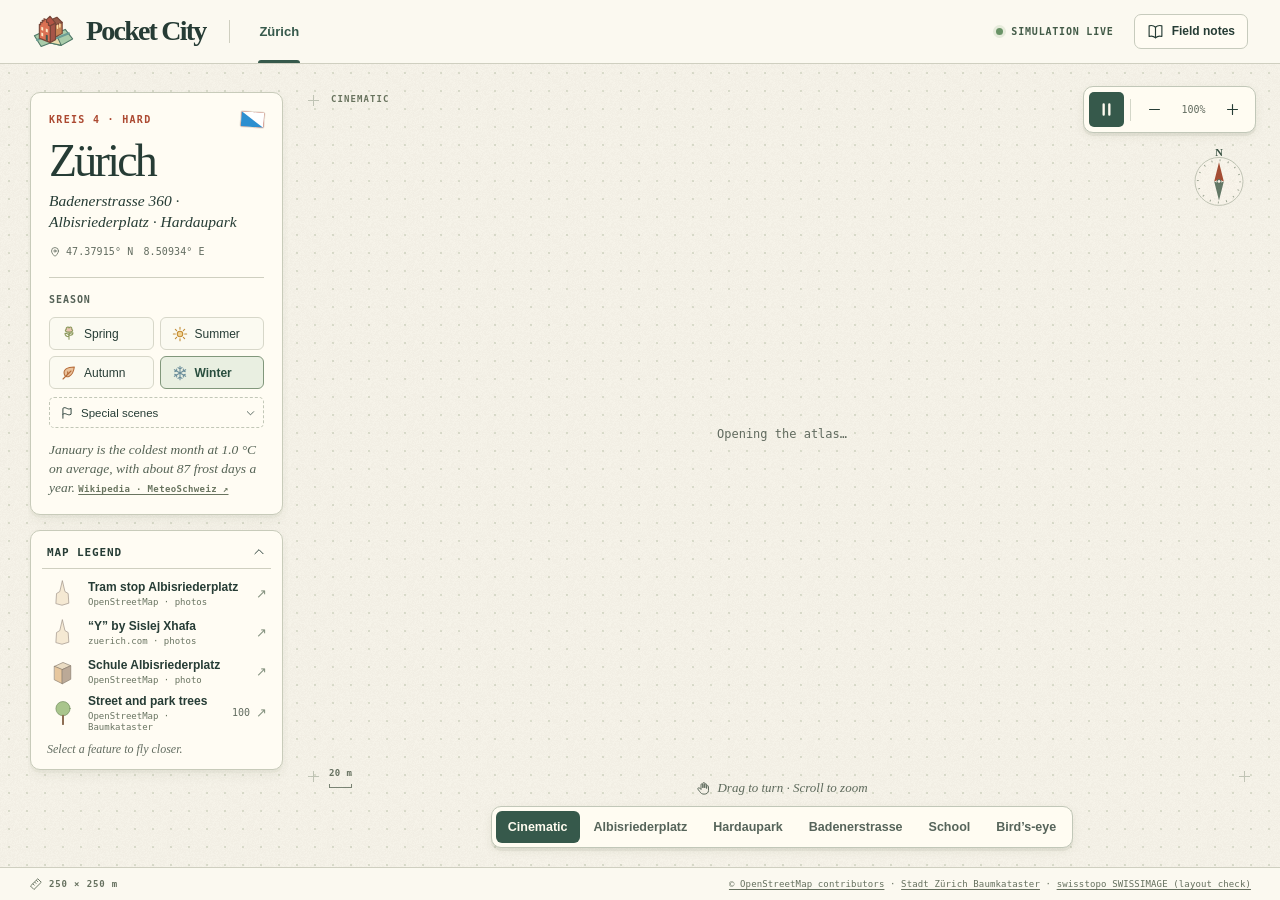
<file: pc-e9c5ebd923f1/index.html>
<!doctype html>
<html lang="en"><head>
<meta name="robots" content="noindex, nofollow"><meta charset="utf-8"><meta name="viewport" content="width=device-width,initial-scale=1,maximum-scale=1,user-scalable=no,viewport-fit=cover"><meta name="theme-color" content="#f8f5eb"><meta name="description" content="Turn a hand-drawn, register-built miniature of Amsterdam's Reguliersgracht and Keizersgracht. Explore its seasons, bridges and street life."><title>Pocket City</title>
<style>
:root{--paper:#f6f3e9;--panel:#fffcf3;--ink:#263c35;--muted:#626c60;--rule:#cfcfc0;--rust:#ac4931;--green:#36594b;--mono:ui-monospace,SFMono-Regular,Menlo,Consolas,monospace;--serif:"Iowan Old Style","Palatino Linotype",Palatino,Georgia,serif;--sans:"Helvetica Neue",Arial,sans-serif}
*{box-sizing:border-box}html,body{margin:0;width:100%;height:100%;overflow:hidden;overscroll-behavior:none}body{color:var(--ink);font:14px/1.4 var(--sans);background:var(--paper)}button,select,input{font:inherit;color:inherit}button,select{cursor:pointer}button{background:none;border:0}button:focus-visible,select:focus-visible,input:focus-visible,a:focus-visible{outline:2px solid var(--rust);outline-offset:3px}button:disabled{opacity:.35;cursor:default}svg{display:block}button svg,.tool svg,.symbol{width:17px;height:17px;flex:none}button{touch-action:manipulation}a{color:var(--green);text-underline-offset:2px}[hidden]{display:none!important}
.top{height:64px;display:flex;align-items:center;justify-content:space-between;padding:0 32px;border-bottom:1px solid var(--rule);background:#fbf9f0;position:relative;z-index:5}.identity,.topnav,.actions,.group,.button,.stamp-line,.subhead{display:flex;align-items:center}.identity{gap:11px}.brand-icon svg{width:43px;height:43px}.wordmark{white-space:nowrap;font:700 28px/.95 var(--serif);letter-spacing:-1.8px}.identity .imprint{border-left:1px solid var(--rule);padding-left:15px;margin-left:6px;color:var(--muted)}.micro,.imprint,.folio,.subhead,.status,.metric,.tag,.card-foot,.scale,.map-code{font:600 10px/1.4 var(--mono);letter-spacing:.095em;text-transform:uppercase}.topnav{gap:20px}.status{display:flex;align-items:center;gap:8px;color:#435b48;letter-spacing:.08em;font-size:10px}.status i{width:7px;height:7px;border-radius:50%;background:#699366;box-shadow:0 0 0 3px #e6ebdb}.status.paused i{background:#bc8c4e;box-shadow:0 0 0 3px #f0e7d4}.button{gap:8px;padding:8px 12px;border:1px solid #c7cbbd;border-radius:7px;background:var(--panel);font-size:12px;font-weight:600}.button:hover,.tool:hover,.row:hover,.chip:hover{background:#ececdf}.button:active,.tool:active{transform:translateY(1px)}.workspace{height:calc(100% - 97px);position:relative;isolation:isolate;background-image:radial-gradient(#cbd0bc 0.6px,transparent .9px);background-size:18px 18px}.workspace:after{content:"";position:absolute;inset:0;background-image:url("[data-uri]");opacity:.095;z-index:1;pointer-events:none}.rail{position:absolute;left:28px;top:26px;width:260px;bottom:20px;overflow:auto;scrollbar-width:thin;z-index:3;pointer-events:none;padding:2px 5px 6px 2px}.rail>*{pointer-events:auto}.paper{border:1px solid #c8cbba;background:var(--panel);border-radius:10px;box-shadow:0 3px 0 #5564430a,0 5px 12px #414d3510}.info{padding:19px 18px 16px}.stamp-line{justify-content:space-between;color:var(--rust);font:600 10px var(--mono);letter-spacing:.13em;text-transform:uppercase}.flag{width:23px;height:15px;transform:rotate(4deg);border-radius:1px;background:linear-gradient(#b65746 0 33.3%,#faf5e7 33.3% 66.6%,#526d8a 66.6%);box-shadow:0 0 0 1px #50351921}.info h1{margin:10px 0 5px;font:normal 46px/1.05 var(--serif);letter-spacing:-2.75px}.location{margin:0;font:italic 15.5px/1.36 var(--serif)}.coords{display:flex;align-items:center;gap:5px;color:var(--muted);font:10px var(--mono);margin:13px 0 0;letter-spacing:.01em}.coords svg{width:12px;height:12px}.season-box{border-top:1px solid var(--rule);margin-top:18px;padding-top:15px}.subhead{justify-content:space-between;gap:8px;margin:0 0 10px;color:#556257}.chips{display:grid;grid-template-columns:1fr 1fr;gap:6px}.chip{height:33px;border:1px solid #d7d7c9;border-radius:6px;display:flex;align-items:center;justify-content:flex-start;gap:7px;padding:0 11px;background:#fbfaf1;font-size:12px}.chip svg{width:16px;height:16px}.chip[data-s=spring] svg{color:#8b985b}.chip[data-s=summer] svg{color:#c28b34}.chip[data-s=autumn] svg{color:#b56b38}.chip[data-s=winter] svg{color:#6a8d9a}.chip[aria-pressed=true]{background:#e9efe1;border-color:#81977b;color:#294e3e;font-weight:650}.events{margin-top:8px;position:relative;display:flex;gap:7px}.select-wrap{position:relative;display:flex;align-items:center}.select-wrap select{appearance:none;background:transparent;border:0;outline-offset:0;width:100%;height:100%}.events .select-wrap{flex:1;border:1px dashed #c2c7b7;border-radius:5px;height:31px}.events select{padding:0 19px 0 31px;font-size:11.5px}.select-wrap>svg{position:absolute;pointer-events:none;width:14px;height:14px}.select-wrap>svg:first-child{left:10px}.select-wrap>svg:last-child{right:7px;width:11px}.events .chip{padding:0 7px;height:31px;font-size:11px}.events .on{background:#fae9d9;border-style:solid}.note{font:italic 13.5px/1.4 var(--serif);color:#556355;display:block;margin-top:13px}.note a{font:600 9px var(--mono);letter-spacing:.04em;white-space:nowrap;color:#69745f}.field-key{margin-top:15px;padding:14px 11px 10px}.key-toggle{width:100%;display:flex;align-items:center;justify-content:space-between;padding:0 5px;color:var(--ink);font:600 11px var(--mono);letter-spacing:.08em;text-transform:uppercase}.key-toggle svg{width:14px;height:14px}.key-toggle[aria-expanded=true] svg{transform:rotate(180deg)}.key-body{margin-top:9px;border-top:1px solid var(--rule);padding-top:5px}.row{display:grid;grid-template-columns:35px 1fr auto 10px;align-items:center;gap:6px;width:100%;min-height:37px;text-align:left;border-radius:5px;padding:2px 5px}.row svg{width:32px;height:31px}.row strong{font-size:12px;font-weight:550}.row .count{font:10px var(--mono);color:var(--muted)}.row .arrow{font-size:13px;color:#869380}.row[aria-pressed=true]{background:#e6ecdd}.key-help{font:italic 12px var(--serif);color:var(--muted);margin:7px 5px 2px}
.stage{position:absolute;left:294px;right:10px;top:8px;bottom:71px;touch-action:none}.stage canvas{display:block;width:100%;height:100%;cursor:grab;touch-action:none}.stage canvas:active{cursor:grabbing}.mark{position:absolute;width:11px;height:11px;opacity:.46;pointer-events:none}.mark:before,.mark:after{content:"";position:absolute;background:#87927e}.mark:before{height:1px;top:5px;width:11px}.mark:after{width:1px;left:5px;height:11px}.m1{left:14px;top:23px}.m2{left:14px;bottom:14px}.m3{right:20px;top:23px}.m4{right:20px;bottom:14px}.map-code{position:absolute;top:21px;left:37px;color:#69745f;font-size:9px;letter-spacing:.12em;pointer-events:none}.compass{position:absolute;top:29px;right:24px;width:66px;height:71px;pointer-events:none}.compass svg{width:100%;height:100%}.scale{position:absolute;left:35px;bottom:8px;color:#667160;font-size:9px;letter-spacing:.05em;pointer-events:none}.scale i{display:block;margin-top:4px;border:1px solid #7b8575;border-top:0;height:4px}.loading{position:absolute;left:50%;top:50%;transform:translate(-50%,-50%);font:12px var(--mono);color:var(--muted);pointer-events:none}
.control-area{position:absolute;bottom:19px;left:294px;right:10px;display:flex;align-items:center;flex-direction:column;z-index:3;pointer-events:none}.control-area>*{pointer-events:auto}.gesture{color:#5e6a5c;font:italic 13px var(--serif);margin:0 0 10px;display:flex;align-items:center;gap:6px}.gesture svg{width:15px;height:15px}.tools{display:flex;align-items:center;gap:3px;padding:5px;border:1px solid #c1c7b8;border-radius:10px;background:#fffcf2;box-shadow:0 3px 0 #7b80661a,0 3px 10px #4d543614}.tool{height:35px;min-width:35px;border-radius:5px;display:inline-flex;align-items:center;justify-content:center;padding:0 9px}.tool[aria-pressed=true]{background:#e2ebd9}.play{background:var(--green);color:#fffcf0}.play:hover{background:#416b58}.divider{width:1px;height:22px;background:#d3d6c8;margin:0 3px}.view-select{height:35px;border-radius:5px}.view-select select{font-size:12px;font-weight:550;padding:0 24px 0 32px;max-width:153px}.zoom-value{min-width:37px;text-align:center;font:10px var(--mono);color:var(--muted)}.settings-wrap{position:relative}.settings{position:absolute;right:-5px;bottom:49px;width:208px;padding:15px;color:var(--ink)}.settings label{display:flex;justify-content:space-between;font-size:12px;font-weight:600}.finish-row{display:flex;align-items:center;justify-content:space-between;gap:8px;padding-bottom:11px;margin-bottom:12px;border-bottom:1px solid var(--rule)}.finish-row select{font:inherit;font-size:12px;color:var(--ink);background:#faf7eb;border:1px solid var(--rule);border-radius:5px;padding:5px}.settings input{width:100%;accent-color:var(--green);margin:12px 0 4px}.settings small{display:flex;justify-content:space-between;font:10px var(--mono);color:var(--muted)}
.foot{height:33px;border-top:1px solid var(--rule);background:#fbf9f0;display:flex;align-items:center;justify-content:space-between;padding:0 29px;color:#65705e;gap:8px;font:9px var(--mono);letter-spacing:.015em}.foot a{color:inherit}.foot .metric{font-size:9px;display:flex;align-items:center;gap:6px}.foot svg{width:14px;height:14px}
dialog{color:var(--ink);background:var(--panel);border:1px solid #afb5a5;border-radius:12px;padding:0;width:min(480px,calc(100vw - 28px));max-height:80dvh;box-shadow:0 18px 75px #263c3538}dialog::backdrop{background:#26362c40}.dialog-head{display:flex;align-items:center;justify-content:space-between;padding:16px 20px;border-bottom:1px solid var(--rule);position:sticky;top:0;background:var(--panel);z-index:1}.dialog-head h2{font:normal 29px var(--serif);margin:0;letter-spacing:-1px}.dialog-body{padding:3px 20px 15px;font-size:13px;line-height:1.5}.dialog-body h3{font:600 11px var(--mono);text-transform:uppercase;letter-spacing:.08em;margin:15px 0 5px}.dialog-body p,.dialog-body ul,.dialog-body dl{margin:8px 0}.dialog-body dt{margin-top:9px;font-weight:600}.dialog-body dd{margin-left:0}.dialog-body li{margin:5px 0}.dialog-body a{font-weight:550}
@media(min-width:1450px){.rail{left:36px;top:32px;width:280px}.stage,.control-area{left:322px}.info{padding:22px}.info h1{font-size:49px}}
@media(max-height:740px) and (min-width:761px){.rail{top:14px;bottom:8px}.info{padding:14px 16px}.field-key{margin-top:9px;padding:10px}.info h1{font-size:41px}.row{min-height:31px}.row svg{height:26px}.season-box{margin-top:12px;padding-top:11px}.note{margin-top:8px}.control-area{bottom:12px}.key-help{display:none}}
@media(max-width:950px) and (min-width:761px){.rail{width:229px;left:15px}.stage,.control-area{left:247px}.info h1{font-size:40px}.info{padding:16px 13px}.view-select select{max-width:130px}}
@media(max-width:760px){.top{height:48px;padding:0 12px}.identity{gap:7px}.brand-icon svg{width:33px;height:33px}.wordmark{font-size:23px}.imprint{display:none}.topnav{gap:12px}.status{font-size:9px;letter-spacing:.03em}.button{font-size:11px;padding:6px 8px}.button svg{width:14px;height:14px}.workspace{height:calc(100% - 72px);display:flex;flex-direction:column}.rail{position:relative;inset:auto;overflow:visible;width:auto;flex:none;padding:9px 9px 0}.info{padding:10px 12px 9px;border-radius:8px}.stamp-line{font-size:8px;line-height:11px}.flag{width:17px;height:11px}.info h1{font-size:33px;letter-spacing:-1.6px;line-height:1.05;margin:4px 8px 3px 0;display:inline-block}.location{font-size:12px;display:inline}.coords{display:none}.season-box{margin-top:5px;padding-top:7px}.season-box>.subhead{display:none}.season-scroll{display:flex;overflow-x:auto;gap:6px;touch-action:pan-x;scrollbar-width:none}.chips,.events{display:flex;flex:none;gap:5px;margin:0}.chip{height:29px;font-size:11px;padding:0 8px;gap:4px}.chip svg{width:13px;height:13px}.events .select-wrap,.events .chip{height:29px}.events select{width:115px}.note{font-size:12px;line-height:1.25;margin-top:7px}.note a{font-size:8px}.field-key{position:absolute;left:13px;top:calc(100% + 9px);margin:0;width:auto;padding:7px 8px}.field-key:has(.key-toggle[aria-expanded=true]){width:197px}.key-toggle{font-size:9px;gap:7px;padding:1px}.key-toggle svg{width:12px;height:12px}.key-help{display:none}.row{min-height:34px}.stage{position:relative;flex:1;min-height:0;inset:auto;margin:0 1px 73px}.compass{top:auto;right:12px;bottom:4px;width:45px;height:50px}.map-code,.mark{display:none}.scale{left:14px;bottom:11px;font-size:8px}.control-area{left:0;right:0;bottom:10px}.gesture{font-size:11px;margin:0 0 7px}.tools{padding:4px;gap:1px}.tool{min-width:32px;padding:0 7px;height:32px}.view-select{height:32px}.view-select select{width:132px;max-width:100%;font-size:11px;padding:0 18px 0 27px}.zoom-value{min-width:31px}.divider{margin:0 2px;height:19px}.foot{padding:0 10px;height:24px;font-size:7.5px}.foot .metric{font-size:8px;letter-spacing:0}.foot-extra{display:none}.foot svg{width:10px}.settings{bottom:42px}}
@media(max-width:370px){.status span{display:none}.info h1{font-size:29px}.location{font-size:11px}.topnav{gap:9px}.foot .metric{display:none}}
@media(max-height:480px) and (orientation:landscape){.top{height:38px}.workspace{height:calc(100% - 58px)}.foot{height:20px}.rail{width:210px;left:6px;top:4px;position:absolute;max-height:96%;overflow:auto}.stage,.control-area{left:221px}.stage{position:absolute;inset:0 0 40px 221px;margin:0}.control-area{bottom:3px}.gesture,.key-help,.coords,.map-code{display:none}.info{padding:8px}.info h1{font-size:30px}.field-key{position:static;margin-top:6px}.compass{width:38px;height:40px;top:9px;right:12px}.rail .chips{display:flex;flex-wrap:wrap}.season-scroll{overflow:auto}.control-area .tool{min-width:27px;padding:0 4px}}
.row-label{display:flex;flex-direction:column;align-items:flex-start;gap:1px}.row-label small{font:9px/1.2 var(--mono);color:#697461}.aerial{margin:13px 0 17px}.aerial img{display:block;width:100%;height:auto;border-radius:4px}.aerial figcaption{display:flex;justify-content:space-between;gap:6px;padding:7px 0 4px;font:9px var(--mono);color:#65705f}.field-key .row{min-height:39px}
@media(max-height:740px) and (min-width:761px){.field-key .row{min-height:33px}}@media(max-width:760px){.field-key .row{min-height:37px}.key-body{margin-top:6px}}
.metric,.scale{text-transform:none}@media(max-width:760px){.events select{width:132px}}
.city-nav{display:flex;align-items:stretch;align-self:stretch;gap:4px;margin-right:auto;margin-left:24px;padding-left:19px;position:relative}
.city-nav:before{content:"";position:absolute;left:0;top:32%;bottom:32%;width:1px;background:var(--rule)}
.city-nav a{position:relative;display:inline-flex;align-items:center;justify-content:center;padding:0 11px;color:var(--muted);font:600 13px/1 var(--sans);text-decoration:none;touch-action:manipulation}
.city-nav a[aria-current=page]{color:var(--green)}
.city-nav a[aria-current=page]:after{content:"";position:absolute;bottom:0;left:10px;right:10px;height:3px;background:var(--green);border-radius:3px 3px 0 0}
.city-nav a:hover{background:#eaeade}.city-nav a:focus-visible{outline-offset:-4px;border-radius:4px}
@media(max-width:760px){.city-nav{margin-left:9px;padding-left:7px;gap:0}.city-nav a{padding:0 8px;font-size:12px}.city-nav a[aria-current=page]:after{left:7px;right:7px}.topnav{gap:8px}}
@media(max-width:550px){.top{padding:0 9px}.top .status{display:none}#notesBtn{min-width:40px;min-height:40px;justify-content:center;border:0;background:transparent}#notesBtn svg{width:19px;height:19px}#notesBtn span{display:none}}
@media(max-width:355px){.identity{gap:4px}.wordmark{font-size:21px}.top .brand-icon{display:none}.city-nav{margin-left:4px;padding-left:4px}.city-nav a{padding:0 6px}}
@media(max-width:490px){.top .brand-icon,.top .status{display:none}.top .city-nav{margin-left:5px;padding-left:5px}.top .city-nav a{padding:0 6px;font-size:11px}.top .wordmark{font-size:21px}.topnav{gap:3px}}
.flag.cn svg{width:100%;height:100%;display:block}.flag.cn{background:#bd5749;color:#f4d477;text-align:left;font-size:9px;line-height:10px;padding:0}
.views{display:flex;flex-wrap:nowrap;gap:2px;max-width:100%;overflow-x:auto;scrollbar-width:none;padding:4px;border:1px solid #c1c7b8;border-radius:10px;background:#fffcf2;box-shadow:0 3px 0 #7b80661a,0 3px 10px #4d543614}
.views::-webkit-scrollbar{display:none}
.views.more-r{-webkit-mask-image:linear-gradient(90deg,#000 calc(100% - 46px),transparent);mask-image:linear-gradient(90deg,#000 calc(100% - 46px),transparent)}
.views.more-l{-webkit-mask-image:linear-gradient(90deg,transparent,#000 46px);mask-image:linear-gradient(90deg,transparent,#000 46px)}
.views.more-l.more-r{-webkit-mask-image:linear-gradient(90deg,transparent,#000 46px,#000 calc(100% - 46px),transparent);mask-image:linear-gradient(90deg,transparent,#000 46px,#000 calc(100% - 46px),transparent)}
.vbtn{flex:none;height:32px;padding:0 12px;border-radius:6px;color:#56645a;font:600 12.5px/1 var(--sans);white-space:nowrap;touch-action:manipulation}
.vbtn:hover{background:#ececdf}.vbtn[aria-pressed=true]{background:var(--green);color:#fffcf0}
.stage>.tools{position:absolute;top:14px;right:14px;z-index:4}
@media(min-width:761px){.compass{top:72px;right:18px}}
@media(max-width:760px){.views{max-width:calc(100% - 20px);padding:3px}.vbtn{height:30px;padding:0 10px;font-size:12px}.stage>.tools{top:8px;right:8px}}
@media(max-height:480px) and (orientation:landscape){.stage>.tools{top:6px;right:8px}.compass{top:auto;bottom:6px}}
</style></head><body>


<header class="top"><div class="identity"><span class="brand-icon"><svg xmlns="http://www.w3.org/2000/svg" viewBox="0 0 48 48" fill="none" aria-hidden="true" focusable="false" stroke-linecap="round" stroke-linejoin="round"><g stroke="#507968" stroke-width="1.25"><path d="m2.7 28.8 11.5-5.4 12.3 2.7 10.6-4.4 8.2 10.6-12.6 7.2-12.3-2.7-10.2 4Z" fill="#a9ccaa"/><path d="m14.2 23.4 6.2 13.4 12.3 2.7-6.2-13.4Z" fill="#e9ddad"/><path d="m5.5 33.4 10.1-4.1 11.8 2.2 13.8-5.6" stroke="#6a9d95" stroke-width="2.3"/></g><g stroke="#774638" stroke-width="1.25"><path d="m24.8 30.9 8.9-4.8V13.8l-8.9 3.4Z" fill="#c98353"/><path d="m15.2 27.7 9.6 3.2V17.2l-2-.7v-2.3l-2-.7v-2.2l-2.7-.9v2.1l-1.9-.6v2.5l-1-.3Z" fill="#e8ac68"/><path d="m24.8 17.2 8.9-3.4-5.9-5.7-7 3.2 1 2.2 2 .7v2.3Z" fill="#985b49"/><path d="m11.6 32.8 8.9 3.6V17.7l-2.1-.8v-2.6l-2.2-.8v-2.7l-2.8-1.1v2.6l-2-.8v2.8l-1.8-.6v2.8l-1.4-.6v15.6Z" fill="#db7153"/><path d="m20.5 17.7 5.7-3-6-7.7-4 3.8v2.7l2.2.8v2.6Z" fill="#b35545"/><path d="m20.5 36.4 5.7-3.3V14.7l-5.7 3Z" fill="#a65548"/></g><g fill="#fceac8"><path d="m10.4 18.8 2.1.8v3.6l-2.1-.8Zm5 1.9 2.2.9v3.5l-2.2-.8Zm-5 4.4 2.1.8v3.6l-2.1-.8Z"/></g><path d="m15.4 33.9 2.2.8v-6.4l-2.2-.8Z" fill="#41584f"/><path d="m28.4 17 .1 3.3m2.6-4.6v3.2" stroke="#fcdfaa" stroke-width="1.65"/></svg></span><span class="wordmark">Pocket City</span></div><nav class="city-nav" aria-label="Place"><a aria-current="page" id="placeTab" href="#"></a></nav><div class="topnav"><div class="status" id="status"><i></i><span>Simulation live</span></div><button id="notesBtn" aria-label="Field notes" class="button" aria-haspopup="dialog"><svg aria-hidden="true" viewBox="0 0 24 24" fill="none" stroke="currentColor" stroke-width="1.6" stroke-linecap="round" stroke-linejoin="round"><path d="M12 6c-2-2-5-3-9-2v15c4-1 7 0 9 2 2-2 5-3 9-2V4c-4-1-7 0-9 2v15"/></svg><span>Field notes</span></button></div></header>
<main class="workspace">
<aside class="rail" aria-label="Street atlas controls"><section class="paper info"><div class="stamp-line"><span>The Netherlands</span><i class="flag" aria-hidden="true"></i></div><h1 id="cityName">Amsterdam</h1><p class="location">Reguliersgracht × Keizersgracht</p><div class="coords"><svg aria-hidden="true" viewBox="0 0 24 24" fill="none" stroke="currentColor" stroke-width="1.6" stroke-linecap="round" stroke-linejoin="round"><path d="M19 10c0 5-7 11-7 11S5 15 5 10a7 7 0 1 1 14 0Z"/><circle cx="12" cy="10" r="2.2"/></svg> 52.36345° N &nbsp; 4.89598° E</div>
<div class="season-box"><h2 class="subhead">Season</h2><div class="season-scroll"><div id="chips" class="chips" role="group" aria-label="Season"><button class="chip" data-s="spring"><svg aria-hidden="true" viewBox="0 0 24 24" fill="none" stroke="currentColor" stroke-width="1.6" stroke-linecap="round" stroke-linejoin="round"><path d="M12 20V10m0 6c-5 0-6-3-6-5 4 0 6 2 6 5m0-2c4 0 6-2 6-4-3 0-6 1-6 4"/><path d="M12 9c-5 1-7-3-4-4-1-3 3-5 4-2 2-3 5-1 4 2 3 1 1 5-4 4Z" fill="#e8c5b1"/></svg> Spring</button><button class="chip" data-s="summer"><svg aria-hidden="true" viewBox="0 0 24 24" fill="none" stroke="currentColor" stroke-width="1.6" stroke-linecap="round" stroke-linejoin="round"><circle cx="12" cy="12" r="4.1" fill="#f3d492"/><path d="M12 2v3m0 14v3M2 12h3m14 0h3M5 5l2 2m10 10 2 2M5 19l2-2M17 7l2-2"/></svg> Summer</button><button class="chip" data-s="autumn"><svg aria-hidden="true" viewBox="0 0 24 24" fill="none" stroke="currentColor" stroke-width="1.6" stroke-linecap="round" stroke-linejoin="round"><path d="M20 3C9 3 3 7 5 14c2 7 13 4 15-11Z" fill="#eac29b"/><path d="M3 21 15 9m-5 5v-4"/></svg> Autumn</button><button class="chip" data-s="winter"><svg aria-hidden="true" viewBox="0 0 24 24" fill="none" stroke="currentColor" stroke-width="1.6" stroke-linecap="round" stroke-linejoin="round"><path d="M12 2v20M3.5 7l17 10m-17 0 17-10M9 4l3 2 3-2M9 20l3-2 3 2M4 10l3-1V6m10 12v-3l3-1M4 14l3 1v3M17 6v3l3 1"/></svg> Winter</button></div><div class="events"><div class="select-wrap"><svg aria-hidden="true" viewBox="0 0 24 24" fill="none" stroke="currentColor" stroke-width="1.6" stroke-linecap="round" stroke-linejoin="round"><path d="M5 21V4c5-4 8 4 14 0v10c-6 4-9-4-14 0"/></svg><select id="event" aria-label="Special scenes"><option value="">Special scenes</option><option value="kings">King’s Day</option><option value="frozen">Frozen canals</option></select><svg aria-hidden="true" viewBox="0 0 24 24" fill="none" stroke="currentColor" stroke-width="1.6" stroke-linecap="round" stroke-linejoin="round"><path d="m5 9 7 7 7-7"/></svg></div><button class="chip" id="snow" hidden>+ Snow</button></div></div><div class="note" id="note" aria-live="polite"></div></div></section>
<section class="paper field-key"><button class="key-toggle" id="keyToggle" aria-controls="keyBody" aria-expanded="true">Map legend <svg aria-hidden="true" viewBox="0 0 24 24" fill="none" stroke="currentColor" stroke-width="1.6" stroke-linecap="round" stroke-linejoin="round"><path d="m5 9 7 7 7-7"/></svg></button><div class="key-body" id="keyBody">
<button class="row" data-f="buildings" aria-label="Fly to the buildings"><svg xmlns="http://www.w3.org/2000/svg" viewBox="0 0 48 48" fill="none" aria-hidden="true" focusable="false" stroke-linecap="round" stroke-linejoin="round"><g stroke-width="1.25"><path d="M22 18.1 29 7.8l5.4 7.6v21l-12.4-2Z" fill="#e9b56f" stroke="#906843"/><path d="m29 7.8 5.1-1.1 6.5 6.4-6.2 2.3Z" fill="#807d87" stroke="#555764"/><path d="m34.4 15.4 6.2-2.3v21l-6.2 2.3Z" fill="#c98b58" stroke="#906843"/><path d="m6.5 37.3 14.8 3.2v-24l-2.6-.6v-3l-2.3-.5V9.6L13.6 9v2.7l-2.6-.6v2.8l-2.4-.5v2.8l-2.1-.4Z" fill="#e18972" stroke="#985a4a"/><path d="m21.3 16.5 6.3-2.6-7.1-7.3L16.4 9.6v2.8l2.3.5v3Z" fill="#996b63" stroke="#785954"/><path d="m21.3 40.5 6.3-3V13.9l-6.3 2.6Z" fill="#bb7362" stroke="#985a4a"/></g><path d="m9.4 19.7 2.6.5v3.5l-2.6-.6Zm5.9 1.3 2.7.5V25l-2.7-.6Zm-5.9 5.3 2.6.5v3.6l-2.6-.6Z" fill="#f9e4b8"/><path d="m15.2 39.1 3 .7v-8.3l-3-.7Z" fill="#5c6460"/><path d="m29.8 19.1.1 3.7m-.1 3.5.1 3.7" stroke="#fff0c8" stroke-width="2.2"/><path d="m5.6 38 15.8 3.3 6.5-3.3" stroke="#806b59" stroke-width="1.3"/></svg><span class="row-label"><strong>Buildings</strong><small>3DBAG</small></span><span class="count">98</span><span class="arrow">↗</span></button>
<button class="row" data-f="trees" aria-label="Fly to the registered trees"><svg xmlns="http://www.w3.org/2000/svg" viewBox="0 0 48 48" fill="none" aria-hidden="true" focusable="false" stroke-linecap="round" stroke-linejoin="round"><path d="m11.2 39.2 10.3-3.3 12.7 3.5-10.2 4Z" fill="#d9d7b3"/><path d="m20.3 27.6 4.8.2-.5 10.4 2.1 1.5-4.3.7-2.8-.7 1.4-1.4Z" fill="#aa7961" stroke="#755748" stroke-width="1.15"/><path d="M10.7 25.4c-3.5-1.3-3.7-6.1.1-8.3-.8-3.7 2.3-7 6-6.7 1.1-4.1 6-5.8 9.9-3.4 3.6-1 7.1 1.8 7.4 5.1 3.2 1.1 4.8 4.4 3.9 7.3 3.5 4.2.4 9.6-4 9.6-2 3.5-6.2 4.8-9.9 2.9-4.8 2.3-9.1.2-9.8-2.7-2.2-.4-3.4-1.7-3.6-3.8Z" fill="#8ca879" stroke="#5b765a" stroke-width="1.3"/><path d="M10.8 21.6c-1.2-2.3.7-4.9 3.1-5.3-.3-2.8 2.1-4.7 4.8-4.4 1.7-3.1 5.2-3.8 7.5-2.1 2.6-.5 4.9 1.1 5.3 3.3-1.8-.2-3.6 1.3-3.9 3.3-3.7-1.1-6.4.9-6.7 3.6-2.2-.1-4 1.2-4.2 3.4-2.1-1.5-3.8-1.7-5.9-1.8Z" fill="#c1ce91"/><path d="m14.2 16.6 2.4-1.2m7.5-3.4 2.6 1m-3.1 11.5 2.4-1.5m5.2-3.5 2.3 1" stroke="#6d885d" stroke-width="1.1" opacity=".8"/></svg><span class="row-label"><strong>Registered trees</strong><small>Amsterdam tree register</small></span><span class="count">43</span><span class="arrow">↗</span></button>
<button class="row" data-f="bridges" aria-label="Fly to the bridges"><svg xmlns="http://www.w3.org/2000/svg" viewBox="0 0 48 48" fill="none" aria-hidden="true" focusable="false" stroke-linecap="round" stroke-linejoin="round"><path d="m3.5 34.6 14.4-7.2 26.4 3.4-15.1 9.4Z" fill="#a7cecb"/><path d="m7.1 36.8 7.4 1.1m17.3-1.3 5.1-2.7" stroke="#6e9fac" stroke-width="1.2"/><path d="m4.6 27.1 6.5-4c8.2-7 16.1-8 24.4-11.5l6.1 2.4-10.2 7.6-18.9 8.1Z" fill="#e2baa0" stroke="#996b5a" stroke-width="1.2"/><path d="m6.3 26.9 5.7 2.6v6l-5.7-2Z" fill="#b67e6e" stroke="#986352" stroke-width="1.2"/><path d="M12 29.5c9.3-7.5 18.7-10.1 29.6-15.5v8.4l-5.3 2.7c-.8-8.7-11.8-4.4-15 6.8L12 36Z" fill="#d59179" stroke="#986352" stroke-width="1.2"/><path d="M20.9 31.6c2.8-11.2 14.7-15.6 15.9-6.7" stroke="#ffe1b0" stroke-width="2.3"/><path d="M12.1 26.9c9.6-7.3 19.2-10.2 29.3-15.2m-28.8 18 .1-5m7.2.4v-5.5m8-.1v-5.4m7.1 2.5v-5.4m6.1 2.6v-4.2" stroke="#697369" stroke-width="1.2"/></svg><span class="row-label"><strong>Bridges</strong><small>BGT · OpenStreetMap</small></span><span class="count">3</span><span class="arrow">↗</span></button>
<button class="row" data-f="water" aria-label="Fly to the canals"><svg xmlns="http://www.w3.org/2000/svg" viewBox="0 0 48 48" fill="none" aria-hidden="true" focusable="false" stroke-linecap="round" stroke-linejoin="round"><g fill="none" stroke="#75a5ac" stroke-width="1.3"><path d="m4.6 32.4 5.4 1.8 3.6-1.1m10.8 6.1 4.7 1.1 6.3-2m-1.2-7.3 6.9-2.5 3.1.6"/><path d="m7.8 37.2 2.8.8 2.5-.9" opacity=".65"/></g><path d="m5.4 24.9 6.5-4.6 18.9.7 11.5 2-5.5 5-17.9 5.4Z" fill="#e4ae82" stroke="#986b57" stroke-width="1.2"/><path d="m5.4 24.9 13.9 4.2 23-6.1-5.2 6.8-18.1 5.8-8.8-3.4Z" fill="#cc7961" stroke="#965944" stroke-width="1.25"/><path d="m19.3 29.1-.3 6.5 18.1-5.8 5.2-6.8Z" fill="#af6656" stroke="#965944" stroke-width="1.1"/><path d="m13 23.7.4-5.3 4.1-4 12.3 2.8 2.4 5.5-10.9 3.4Z" fill="#f6dfad" stroke="#907959" stroke-width="1.2"/><path d="m13.4 18.4 4.1-4 12.3 2.8-3.7 3.6Z" fill="#f8ebce" stroke="#907959" stroke-width="1.05"/><path d="m15.6 19.6 4.1 1v2.9l-4.1-1Zm6.3 1.5 3.3.8-.4 2.9-2.9-.8Zm5.4-.2 2.1-1.8 1.2 2.9-3.1 1.1Z" fill="#85aaac"/></svg><span class="row-label"><strong>Canals</strong><small>BGT · OpenStreetMap</small></span><span class="count">2</span><span class="arrow">↗</span></button><p class="key-help">Select a feature to fly closer.</p></div></section></aside>
<div class="stage" id="stage"><nav class="tools" aria-label="Camera and simulation"><button class="tool play" id="play" aria-label="Pause simulation" title="Pause simulation"><svg aria-hidden="true" viewBox="0 0 24 24" fill="none" stroke="currentColor" stroke-width="1.6" stroke-linecap="round" stroke-linejoin="round"><path d="M8 5v14M16 5v14" stroke-width="3.3"/></svg></button><div class="select-wrap view-select" hidden><svg aria-hidden="true" viewBox="0 0 24 24" fill="none" stroke="currentColor" stroke-width="1.6" stroke-linecap="round" stroke-linejoin="round"><path d="m12 2 9 5v10l-9 5-9-5V7Zm-9 5 9 5 9-5m-9 5v10"/></svg><select id="view" aria-label="Camera view"><option value="iso">Isometric</option><option value="cine">Cinematic</option><option value="bridges">Bridge view</option><option value="quay">Along the quay</option><option value="bird">Bird’s-eye</option><option value="free" hidden>Free view</option></select><svg aria-hidden="true" viewBox="0 0 24 24" fill="none" stroke="currentColor" stroke-width="1.6" stroke-linecap="round" stroke-linejoin="round"><path d="m5 9 7 7 7-7"/></svg></div><i class="divider"></i><button class="tool" id="zOut" aria-label="Zoom out" title="Zoom out"><svg aria-hidden="true" viewBox="0 0 24 24" fill="none" stroke="currentColor" stroke-width="1.6" stroke-linecap="round" stroke-linejoin="round"><path d="M5 12h14"/></svg></button><output class="zoom-value" id="zoom">100%</output><button class="tool" id="zIn" aria-label="Zoom in" title="Zoom in"><svg aria-hidden="true" viewBox="0 0 24 24" fill="none" stroke="currentColor" stroke-width="1.6" stroke-linecap="round" stroke-linejoin="round"><path d="M12 5v14M5 12h14"/></svg></button></nav><canvas id="fig" tabindex="0" aria-label="Interactive Amsterdam diorama. Use arrow keys to turn, plus and minus to zoom, and Home to reset."></canvas><i aria-hidden="true" class="mark m1"></i><i aria-hidden="true" class="mark m2"></i><i aria-hidden="true" class="mark m3"></i><i aria-hidden="true" class="mark m4"></i><span class="map-code" id="viewName">Isometric view</span>
<div class="compass" aria-label="Camera compass"><svg viewBox="0 0 68 74" aria-hidden="true"><circle cx="34" cy="39" r="25" fill="#faf7ed" fill-opacity=".8" stroke="#9ba492" stroke-width=".6"/><circle cx="34" cy="39" r="22" fill="none" stroke="#9ba492" stroke-width="2" stroke-dasharray="1 7.64"/><g id="needle" transform="rotate(0 34 39)"><path d="M34 19l5 20-5-2-5 2Z" fill="#a64e35"/><path d="M34 59l5-20-5 2-5-2Z" fill="#647967"/><text x="34" y="12" text-anchor="middle" font-family="Georgia,serif" font-weight="bold" font-size="11" fill="#364f40">N</text></g><circle cx="34" cy="39" r="2" fill="#f9f4e8" stroke="#4e6553"/></svg></div><div class="scale">20 m<i id="scaleLine"></i></div><div class="loading" id="loading" role="status">Opening the atlas…</div></div>
<div class="control-area"><p class="gesture"><svg aria-hidden="true" viewBox="0 0 24 24" fill="none" stroke="currentColor" stroke-width="1.6" stroke-linecap="round" stroke-linejoin="round"><path d="M8 13V6a1.5 1.5 0 0 1 3 0v5-7a1.5 1.5 0 0 1 3 0v7-5a1.5 1.5 0 0 1 3 0v6-3a1.5 1.5 0 0 1 3 0v6c0 4-3 6-7 6-3 0-5-1-7-4l-3-4a1.7 1.7 0 0 1 2.5-2Z"/></svg> <span id="hint"></span></p><div class="views" id="views" role="group" aria-label="Camera views"></div></div></main>
<footer class="foot"><div class="metric"><svg aria-hidden="true" viewBox="0 0 24 24" fill="none" stroke="currentColor" stroke-width="1.6" stroke-linecap="round" stroke-linejoin="round"><path d="m3 15 12-12 6 6L9 21Zm4-3 2 2m1-5 2 2m1-5 2 2"/></svg> 170 × 170 m</div><div><a href="https://docs.3dbag.nl/en/copyright/" target="_blank" rel="noopener">© 3DBAG by tudelft3d and 3DGI</a> · <a href="https://www.openstreetmap.org/copyright" target="_blank" rel="noopener">© OpenStreetMap contributors</a><span class="foot-extra"> · PDOK · Gemeente Amsterdam</span></div></footer>
<dialog id="notes"><div class="dialog-head"><h2>Field notes</h2><button id="closeNotes" class="tool" aria-label="Close field notes"><svg aria-hidden="true" viewBox="0 0 24 24" fill="none" stroke="currentColor" stroke-width="1.6" stroke-linecap="round" stroke-linejoin="round"><path d="m5 5 14 14M19 5 5 19"/></svg></button></div><div class="dialog-body"><dl class="source-list">
  <dt>Buildings &amp; roofs</dt>
  <dd>The 98 building models use BAG footprints and 3DBAG LoD2.2 roof and wall surfaces. Roof colours and faint surface markings are sampled from the aerial photograph. Five small planes use the sample for their building. The original roof openings and courtyard boundaries are preserved. <a href="https://docs.3dbag.nl/en/copyright/" target="_blank" rel="noopener">© 3DBAG by tudelft3d and 3DGI</a> · <a href="https://creativecommons.org/licenses/by/4.0/" target="_blank" rel="noopener">CC BY 4.0</a> · <a href="https://www.pdok.nl/introductie/-/article/pdok-luchtfoto-rgb-open-" target="_blank" rel="noopener">PDOK aerial imagery</a></dd>
  <dt>Ground &amp; bridges</dt>
  <dd>Roads, pavements, planted ground, canal banks and bridge footprints follow the Dutch base map. The BGT classifies the mapped carriageways, footways and parking strips here as open verharding (unit paving). Laser elevations supply the terrain and deck profiles. The terrain grid has 2 m spacing, with gaps filled from neighbouring samples. <a href="https://api.pdok.nl/kadaster/bgt/ogc/v1/" target="_blank" rel="noopener">BGT base map</a> · <a href="https://www.pdok.nl/introductie/-/article/actueel-hoogtebestand-nederland-ahn" target="_blank" rel="noopener">AHN elevation data</a></dd>
  <dt>Trees</dt>
  <dd>The register locates 43 distinct standing trees in the square. The 37 with a recorded height class are drawn at its midpoint. Six leaf symbols mark registered positions where the height class is unknown. <a href="https://api.data.amsterdam.nl/v1/docs/datasets/bomen.html" target="_blank" rel="noopener">Gemeente Amsterdam tree register</a></dd>
  <dt>Street directions</dt>
  <dd>Road centrelines, one-way tags, bicycle exceptions, canal routes and bridge numbers come from the 27 October 2026 map extract. Illustrated trips follow permitted directions and reserve space through turns. Walking routes follow BGT footways. <a href="https://www.openstreetmap.org/copyright" target="_blank" rel="noopener">© OpenStreetMap contributors · ODbL</a></dd>
  <dt>Boats &amp; vehicles</dt>
  <dd>Rijkswaterstaat lists 6.8 m by 2.4 m navigable openings on the Reguliersgracht at the north and south quays. Long tour boats follow the Keizersgracht. The road models use Dutch yellow plates and light-blue taxi plates. <a href="https://www.vaarweginformatie.nl/fdd/main/download?fileId=1942534" target="_blank" rel="noopener">Rijkswaterstaat waterways register</a> · <a href="https://www.rdw.nl/de-kentekenplaat/soorten-kentekenplaten" target="_blank" rel="noopener">RDW plate colours</a></dd>
  <dt>Illustrative details</dt>
  <dd>The doorways, loft windows, window boxes and individual plants are illustrated. The leaf symbols, planting-bed finishes, lantern housings, bridge ironwork, masonry, boat fittings and clothing are illustrative. Brick bonds, slab and kerb joints and roof finishes are drawn textures. The picture-book palette, leaf-card shading and colour washes are illustrative. Reflections, wakes, lighting, crown shapes, bridge arch profiles, people, traffic, weather and festival scenes are illustrative. Climate normals describe nearby Schiphol. Seasonal notes link to their sources.</dd>
  <dt>Drawing credits</dt><dd>Colorfigures by April Zhu builds on Tolga Cohce’s iso-figure (MIT) and Ryan’s Anatomy skill.</dd>
</dl>
</div></dialog>
<script type="text/plain" id="projection">
/* ============================================================
   Colorfigures core: projection, shapes, shading, ink, labels, page shell.
   A figure page includes this file (scripts/build.py inlines it), then calls mountFigure({...}).
   See SKILL.md for the drawing contract and conventions.
   One fixed view (front-left-top) and one fixed light (from above, behind the viewer's right shoulder: the front is lit,
   the left side is in shade, and cast shadows fall toward the lower left of the screen).
   ============================================================ */

/* ---------- palettes ---------- */
const PALS = {
  mustard: { l:'#f4b829', m:'#d49c1f', d:'#4e4a18' },
  tomato:  { l:'#ef6a4c', m:'#cf5038', d:'#4a2219' },
  mint:    { l:'#93d3b0', m:'#71b693', d:'#1f4034' },
  cobalt:  { l:'#76a0e2', m:'#5a82c6', d:'#1c2948' },
  blush:   { l:'#f3a6bb', m:'#d8869c', d:'#4b2430' },
};
const METAL   = { l:'#eef0f0', m:'#c6ccce', d:'#8f989b' };
const CLEAR   = { l:'#e4f2f4', m:'#c4dfe4', d:'#97b9c0' };
const CERAMIC = { l:'#fbfaf3', m:'#e3e0d2', d:'#bdb8a6' };
const DARK    = { l:'#55504a', m:'#3d3935', d:'#272421' };
const INK = '#231e16';
const SHADOW = '#41538f';

/* ---------- projection (x = depth toward viewer-right, y = toward viewer-left, z = up) ---------- */
const C = Math.cos(Math.PI/6), S = Math.sin(Math.PI/6);
let OX = 0, OY = 0;
/* Free orthographic camera (internal names start with CAM_ / cam so they never clash with a figure's own names). YAW turns the viewer around the vertical axis (45° = the classic front-left view),
   PITCH is how far it looks down (35.26° = true isometric). At the defaults P() is exactly the old isometric
   projection, so every figure drawn for it still lines up. Drag the figure to orbit; double-click to reset.
   rotV(n) maps a world direction into the default view's frame, so vis / tone / any "sum of rotV > 0" test keep
   working at every angle: the viewer is always (1,1,1) and the light stays put relative to the viewer. */
let VIEW = 0, RC = [0, 0], RCZ = 0;
const VIEW_NAMES = ['front', 'left side', 'back', 'right side'];
const TURNS = [0, 2];
const YAW0 = 45, PITCH0 = Math.atan(1/Math.SQRT2) * 180/Math.PI, CAM_K = Math.sqrt(1.5);
let YAW = YAW0, PITCH = PITCH0, CAM_R, CAM_U, CAM_V, CAM_D;                       // right, up, toward viewer, screen-down
const camBasis = (yaw, pitch) => { const t = yaw*Math.PI/180, p = pitch*Math.PI/180, ct = Math.cos(t), st = Math.sin(t), cp = Math.cos(p), sp2 = Math.sin(p);
  return { R:[-st,ct,0], U:[-sp2*ct,-sp2*st,cp], V:[cp*ct,cp*st,sp2] }; };   // R x U = V: a true view, not a mirror image
const CAM_B0 = camBasis(YAW0, PITCH0);
// CAM_LIM: how far (deg) the camera may turn either side of the front view; null = all the way round (set per figure)
let CAM_LIM = null;
function setCam(yaw, pitch){ YAW = CAM_LIM == null ? yaw : Math.max(YAW0 - CAM_LIM, Math.min(YAW0 + CAM_LIM, yaw));
  PITCH = CAM_LIM == null ? Math.max(6, Math.min(78, pitch)) : Math.max(15, Math.min(62, pitch)); const b = camBasis(YAW, PITCH); CAM_R = b.R; CAM_U = b.U; CAM_V = b.V; CAM_D = CAM_U.map(v => -v); }
setCam(YAW0, PITCH0);
const camDot = (a,b) => a[0]*b[0]+a[1]*b[1]+a[2]*b[2];
const rotV = n => { const r = camDot(n,CAM_R), u = camDot(n,CAM_U), v = camDot(n,CAM_V); return [0,1,2].map(i => CAM_B0.R[i]*r + CAM_B0.U[i]*u + CAM_B0.V[i]*v); };
// the light's ground direction turns with the viewer's yaw only (shadows always fall toward the lower left of the screen)
const yawTurn = ([x,y]) => { const t = (YAW - YAW0)*Math.PI/180, c = Math.cos(t), s = Math.sin(t); return [x*c - y*s, x*s + y*c]; };
const rotXY = (x,y) => [x, y];                                                // kept for old callers
const P0 = (x,y,z) => [(x-y)*C + OX, (x+y)*S - z + OY];                       // raw iso
const P  = (x,y,z) => { const qx = x-RC[0], qy = y-RC[1], qz = z-RCZ, R = CAM_R, D = CAM_D;
  return [CAM_K*(qx*R[0] + qy*R[1] + qz*R[2]) + (RC[0]-RC[1])*C + OX, CAM_K*(qx*D[0] + qy*D[1] + qz*D[2]) + (RC[0]+RC[1])*S - RCZ + OY]; };
const Dv = (x,y,z) => [CAM_K*camDot([x,y,z],CAM_R), CAM_K*camDot([x,y,z],CAM_D)];
// distance toward the viewer: draw parts with smaller depth first
const depthOf = p => p[0]*CAM_V[0] + p[1]*CAM_V[1] + p[2]*CAM_V[2];
// sort [{at:[x,y,z], svg}] back-to-front for the current camera. A part may also give box:[[x0,y0,z0],[x1,y1,z1]]:
// when two boxes are separated along x, y or z, the one on the viewer's side goes last (a centre point alone gets long
// or wrapping parts wrong: a pole beside a row of keys, a spout reaching past a cup).
const boxMid = b => [0,1,2].map(k => (b[0][k] + b[1][k]) / 2);
const sepOrder = (p, q) => { if (!p.box || !q.box) return 0;
  for (let k = 0; k < 3; k++){ if (p.box[1][k] <= q.box[0][k] + 1e-6) return CAM_V[k] >= 0 ? -1 : 1; if (q.box[1][k] <= p.box[0][k] + 1e-6) return CAM_V[k] >= 0 ? 1 : -1; }
  return 0; };
const byDepth = parts => parts.filter(Boolean).sort((p,q) => sepOrder(p,q) || (depthOf(p.at || boxMid(p.box)) - depthOf(q.at || boxMid(q.box)))).map(p => p.svg).join('');
// the half of a vertical ring that faces the viewer / is turned away, as [from, to] angles in degrees (0 = +x, 90 = +y)
const nearHalf = () => [YAW - 90, YAW + 90], farHalf = () => [YAW + 90, YAW + 270];
// an open container (cup, bin, cone, drum) between two rings: far inner wall, then its contents, then the near outer wall
const openShell = (A, B, colour, contents = '') => loft(A, B, colour, true) + contents + loft(A, B, colour);
// numbers to one decimal (a rounded number prints shorter and much faster than toFixed); pd projects a point list in one
// pass with the camera folded into two affine rows, so a frame builds its paths without throwaway arrays
// Keep projection rounding below a fraction of a pixel even on a close inspection.
let pathPrecision=100;
const f=v=>''+Math.round(v*pathPrecision)/pathPrecision;
// the camera as two affine rows (screen x and y of a world point); computed per call, it is only a dozen multiplies
const camRows = () => { const R = CAM_R, D = CAM_D, k = CAM_K;
  return [k*R[0], k*R[1], k*R[2], (RC[0]-RC[1])*C + OX - k*(RC[0]*R[0] + RC[1]*R[1] + RCZ*R[2]),
          k*D[0], k*D[1], k*D[2], (RC[0]+RC[1])*S - RCZ + OY - k*(RC[0]*D[0] + RC[1]*D[1] + RCZ*D[2])]; };
// a path in tenths of a unit: the first point absolute, then each point as a step from the one before (the same shape,
// rounded the same way, in about a third less text for the browser to read)
const dPush = (s, X, Y, st) => { if (st.n++ === 0){ st.x = X; st.y = Y; return s + 'M' + X/pathPrecision + ' ' + Y/pathPrecision; }
  const dx = (X-st.x)/pathPrecision, dy = (Y-st.y)/pathPrecision; st.x = X; st.y = Y; return s + 'l' + dx + (dy < 0 ? '' : ' ') + dy; };
const pdR = (rw,pts,close=true)=>{
  if(!pts.length)return '';
  const state={n:0,x:0,y:0},amp=WOBBLE*UPX*.26;
  let result='';
  const vertex=(x,y,z)=>{
    const X=x*rw[0]+y*rw[1]+z*rw[2]+rw[3]+amp*Math.sin(x*.87+z*.43);
    const Y=x*rw[4]+y*rw[5]+z*rw[6]+rw[7]+amp*Math.sin(y*.93-z*.52);
    result=dPush(result,Math.round(X*pathPrecision),Math.round(Y*pathPrecision),state);
  };
  vertex(...pts[0]);
  for(let i=1;i<pts.length+(close?1:0);i++){
    const a=pts[i-1],b=pts[i%pts.length],dx=b[0]-a[0],dy=b[1]-a[1],dz=b[2]-a[2];
    const span=Math.max(Math.abs(dx*rw[0]+dy*rw[1]+dz*rw[2]),Math.abs(dx*rw[4]+dy*rw[5]+dz*rw[6]));
    const steps=amp ? Math.min(10,Math.ceil(span/(18*UPX))) : 1;
    for(let j=1;j<steps;j++){const t=j/steps;vertex(a[0]+dx*t,a[1]+dy*t,a[2]+dz*t)}
    if(i<pts.length)vertex(...b);
  }
  return close?result+'Z':result;
};
const pd = (pts, close=true) => pdR(camRows(), pts, close);
// the view and the light as world-space rows for the current turn: n·visRow() > 0 is vis(n), n·litRow() is dot(rotV(n), L)
const camMix = w => { const B = CAM_B0, a = camDot(w, B.R), b = camDot(w, B.U), c = camDot(w, B.V);
  return [CAM_R[0]*a + CAM_U[0]*b + CAM_V[0]*c, CAM_R[1]*a + CAM_U[1]*b + CAM_V[1]*c, CAM_R[2]*a + CAM_U[2]*b + CAM_V[2]*c]; };
const visRow = () => camMix([1, 1, 1]), litRow = () => camMix(L);
const sp = pts => 'M' + pts.map(q => f(q[0])+' '+f(q[1])).join('L') + 'Z';

/* ---------- 2D shapes in a plane's (u,v) coords (v up), mapped to 3D by a plane ---------- */
const arcUV  = (cu,cv,r,a0,a1,n=7) => { const o=[]; for (let i=0;i<=n;i++){ const a=(a0+(a1-a0)*i/n)*Math.PI/180; o.push([cu+r*Math.cos(a), cv+r*Math.sin(a)]); } return o; };
const rrUV   = (u0,v0,u1,v1,r,n=7) => r <= 0 ? rectUV(u0,v0,u1,v1) : [...arcUV(u1-r,v0+r,r,-90,0,n), ...arcUV(u1-r,v1-r,r,0,90,n), ...arcUV(u0+r,v1-r,r,90,180,n), ...arcUV(u0+r,v0+r,r,180,270,n)];
const rectUV = (u0,v0,u1,v1) => [[u0,v0],[u1,v0],[u1,v1],[u0,v1]];
const ellUV  = (cu,cv,ru,rv,n=24) => Array.from({length:n}, (_,i) => { const a=i/n*2*Math.PI; return [cu+ru*Math.cos(a), cv+rv*Math.sin(a)]; });
const PX = x => ([u,v]) => [x,u,v];      // front-facing plane x = const   (u = y, v = z)
const PY = y => ([u,v]) => [u,y,v];      // side plane y = const           (u = x, v = z)
const PZ = z => ([u,v]) => [u,v,z];      // horizontal plane z = const     (u = x, v = y)
const on = (plane, uv) => uv.map(plane);

/* ---------- vectors + shading ---------- */
const sub=(a,b)=>[a[0]-b[0],a[1]-b[1],a[2]-b[2]], dot=(a,b)=>a[0]*b[0]+a[1]*b[1]+a[2]*b[2];
const cross=(a,b)=>[a[1]*b[2]-a[2]*b[1], a[2]*b[0]-a[0]*b[2], a[0]*b[1]-a[1]*b[0]];
const norm=a=>{ const l=Math.hypot(...a)||1; return a.map(v=>v/l); };
const SUN=norm([-.47,-.63,.91]);
const avg=ps=>ps.reduce((s,p)=>[s[0]+p[0]/ps.length,s[1]+p[1]/ps.length,s[2]+p[2]/ps.length],[0,0,0]);
const vis = n => { const r = rotV(n); return r[0]+r[1]+r[2] > 1e-6; };   // viewer looks from (+1,+1,+1) after the turn
const facing = vis;                                                       // readable alias: is this face toward the viewer?
const SHADOW_K = 0.85, AZ_MIN = 20, AZ_MAX = 160;
// cast shadows are drawn shorter than the shading light implies (0.45 × height instead of 0.85 ×): long shadows of tall
// parts on thin supports (a lamp shade, a fan head) land far from the object and read as separate blobs
const SHADOW_LEN = 0.45;
let L = [0,0,1], SH = [0,0];
function setLight(deg){ const a=deg*Math.PI/180; SH=[SHADOW_K*Math.cos(a), SHADOW_K*Math.sin(a)]; L=norm([-SH[0],-SH[1],1]); }
const LIN = norm([.6,.2,1]);                       // fixed light for interiors / small props
// Three flat tones, but blended across a narrow band at each step, so a face that turns past a threshold while the
// figure rotates fades between tones instead of snapping (at rest almost every face still sits on a pure tone).
const SOFT = .18;
const step3 = (d, hi, lo, m) => { const ss = (a, b, x) => { const k = Math.min(1, Math.max(0, (x - a)/(b - a))); return k*k*(3 - 2*k); };
  const a = ss(hi - SOFT, hi + SOFT, d), b = ss(lo - SOFT, lo + SOFT, d);
  return a >= 1 ? m.l : b <= 0 ? m.d : a > 0 ? mix(m.m, m.l, a) : b < 1 ? mix(m.d, m.m, b) : m.m; };
const tone  = (n,m) => step3(dot(n,SUN),.28,-.30,m);   // exterior, follows the sun
const toneI = (n,m) => step3(dot(n,SUN),.54,-.08,m);   // interior / props
const MIX_MEMO = new Map();
const mix = (a,b,t) => { const k = a + b + t; let r = MIX_MEMO.get(k);
  if (r === undefined){ if (MIX_MEMO.size > 60000) MIX_MEMO.clear();
    r = '#' + [1,3,5].map(i => Math.round(parseInt(a.substr(i,2),16)*(1-t) + parseInt(b.substr(i,2),16)*t).toString(16).padStart(2,'0')).join(''); MIX_MEMO.set(k, r); }
  return r; };
const matOf = hex => ({ l:hex, m:mix(hex,'#000000',.16), d:mix(hex,'#000000',.42) });
const ease = t => t<.5 ? 2*t*t : 1-Math.pow(-2*t+2,2)/2;

/* ---------- drawing primitives (all return SVG strings) ---------- */
const ink   = (d,w=1.0) => `<path d="${d}" fill="none" stroke="${INK}" stroke-width="${w}" stroke-linejoin="round" stroke-linecap="round"/>`;
const fill  = (d,c,extra='') => `<path d="${d}" fill="${c}" ${extra}/>`;
const face  = (d,c) => `<path d="${d}" fill="${c}" stroke="${c}" stroke-width=".7" stroke-linejoin="round"/>`;
// a filled shape and its outline as one element (projected once): stroke #231e15 marks an outline that the pages treat like
// a separate detail line drawn over the fill, which is exactly what one element with fill then stroke paints
const shape = (pts,c,w=.9) => { const d = pd(pts); return w ? `<path d="${d}" fill="${c}" stroke="#231e15" stroke-width="${w}" stroke-linejoin="round" stroke-linecap="round"/>` : fill(d,c); };
const line  = (pts,w=.9) => ink(pd(pts,false),w);
// Loft between two rings of equal length (closed). colour(n) picks each strip's fill; flip = seen from inside.
function loft(A, B, colour, flip=false){
  const n=A.length, cen=avg(A.concat(B)); let s='';
  for (let i=0;i<n;i++){
    const a0=A[i], a1=A[(i+1)%n], b1=B[(i+1)%n], b0=B[i];
    let nr = norm(cross(sub(a1,a0), sub(b0,a0)));
    if (!isFinite(nr[0])) continue;
    if (dot(nr, sub(avg([a0,a1,b1,b0]), cen)) < 0) nr = nr.map(v=>-v);
    if (flip) nr = nr.map(v=>-v);
    if (vis(nr)) s += face(pd([a0,a1,b1,b0]), colour(nr));
  }
  return s;
}
function hull(pts){
  pts = pts.slice().sort((a,b)=>a[0]-b[0]||a[1]-b[1]);
  const cr=(o,a,b)=>(a[0]-o[0])*(b[1]-o[1])-(a[1]-o[1])*(b[0]-o[0]); const lo=[], up=[];
  for (const p of pts){ while(lo.length>=2 && cr(lo[lo.length-2],lo[lo.length-1],p)<=0) lo.pop(); lo.push(p); }
  for (const p of pts.reverse()){ while(up.length>=2 && cr(up[up.length-2],up[up.length-1],p)<=0) up.pop(); up.push(p); }
  lo.pop(); up.pop(); return lo.concat(up);
}
// Silhouette ink, weighted by how thick the part is on screen (like a hand inker): the w you pass is the most it gets.
// Thickness = 2 × area / perimeter of the outline (a rod's diameter, about half a box's width), as a share of the
// frame width. A long thin rod, a handle or a knob stays light (~1–1.5); a grinder, kettle or machine body gets the
// heavy ~2.4–2.8. Thin parts stay thin and parts keep air between them.
const hullInk = (pts3, w=1.4) => { const h = hull(pts3.map(p=>P(...p))); let a = 0, per = 0;
  for (let i = 0; i < h.length; i++){ const p = h[i], q = h[(i+1) % h.length]; a += p[0]*q[1] - q[0]*p[1]; per += Math.hypot(q[0]-p[0], q[1]-p[1]); }
  const thick = per ? Math.abs(a) / per / (INK_K * INK_REF_VB) : 0;
  return ink(sp(h), Math.min(w, .9 + 20*thick)); };
// Axis-aligned box: three visible faces, shaded, each outlined. shade = tone (sunlit) or toneI (interior).
function box(x0,y0,z0,x1,y1,z1,m,shade=toneI,w=.9){
  // all six faces, drawn only when they face the viewer (sides first, then top) — correct in every VIEW
  const F = [
    [[0,1,0],  [[x0,y1,z0],[x1,y1,z0],[x1,y1,z1],[x0,y1,z1]]],
    [[1,0,0],  [[x1,y0,z0],[x1,y1,z0],[x1,y1,z1],[x1,y0,z1]]],
    [[0,-1,0], [[x0,y0,z0],[x1,y0,z0],[x1,y0,z1],[x0,y0,z1]]],
    [[-1,0,0], [[x0,y0,z0],[x0,y1,z0],[x0,y1,z1],[x0,y0,z1]]],
    [[0,0,1],  [[x0,y0,z1],[x1,y0,z1],[x1,y1,z1],[x0,y1,z1]]] ];
  return F.filter(([n]) => vis(n)).map(([n,q]) => shape(q, shade(n,m), w)).join('');
}
// Rounded-profile extrusion: profile (u=y, v=z) swept along x from x0 to x1. Body of most machines.
function extrude(profileUV, x0, x1, m, shade=tone){ return loft(on(PX(x0),profileUV), on(PX(x1),profileUV), n=>shade(n,m)); }
// Vertical cylinder (axis z) centred (x,y), radius r from z0 to z1, with top cap.
function cyl(x,y,z0,z1,r,m,shade=toneI,w=1.2,n=24){
  const A=on(PZ(z0),ellUV(x,y,r,r,n)), B=on(PZ(z1),ellUV(x,y,r,r,n));
  return loft(A,B,nr=>shade(nr,m)) + fill(pd(B),shade([0,0,1],m)) + hullInk([...A,...B],w) + ink(pd(B),w*.8);
}
// Cylinder lying along x (e.g. a knob or dial sticking out of a front face): centred (y,z), from x0 to x1.
function cylX(x0,x1,y,z,r,m,shade=toneI,w=1.1,n=20){
  const A=on(PX(x0),ellUV(y,z,r,r,n)), B=on(PX(x1),ellUV(y,z,r,r,n));
  // cap on whichever end faces the viewer (the +x end in VIEW 0)
  const capB = vis([1,0,0]), cap = capB ? B : A, cn = capB ? [1,0,0] : [-1,0,0];
  return loft(A,B,nr=>shade(nr,m)) + (vis(cn) ? fill(pd(cap),shade(cn,m)) : '') + hullInk([...A,...B],w) + (vis(cn) ? ink(pd(cap),w*.8) : '');
}
// Cylinder between any two 3D points a and b (a lamp arm, a rod, a pipe at an angle, a handle bar), radius r.
// The end facing the viewer gets a cap. For a tapered part (a cone, a lamp shade) pass r1 for the radius at b.
function rod(a, b, r, m, shade=toneI, w=1, r1=r, n=16){
  const d = norm(sub(b, a)), u = norm(cross(d, Math.abs(d[2]) < .9 ? [0,0,1] : [1,0,0])), v = cross(d, u);
  const ring = (p, rr) => Array.from({length:n}, (_,i) => { const t = i/n*2*Math.PI, c = Math.cos(t)*rr, s2 = Math.sin(t)*rr;
    return [p[0] + u[0]*c + v[0]*s2, p[1] + u[1]*c + v[1]*s2, p[2] + u[2]*c + v[2]*s2]; });
  const A = ring(a, r), B = ring(b, r1), capB = vis(d), cap = capB ? B : A, cn = capB ? d : d.map(x => -x);
  return loft(A, B, nr => shade(nr, m)) + (Math.max(r, r1) > 0 ? fill(pd(cap), shade(cn, m)) + ink(pd(cap), w*.8) : '') + hullInk([...A, ...B], w);
}
// Text lying flat on a front plane x = const, centred at (y,z) baseline; reads left-to-right on screen.
// text sits on a face: if its reading direction comes out mirrored (or edge-on), that face is turned away, so the text is hidden
const txM = (o, U, V) => (U[0]*V[1] - U[1]*V[0]) <= .02 * Math.hypot(...U) * Math.hypot(...V) ? `matrix(0 0 0 0 ${f(o[0])} ${f(o[1])})` : `matrix(${U[0].toFixed(4)} ${U[1].toFixed(4)} ${V[0].toFixed(4)} ${V[1].toFixed(4)} ${f(o[0])} ${f(o[1])})`;
const tx = (x,y,z,str,size,col=INK,weight=700) => { const o=P(x,y,z);
  return `<text transform="${txM(o, Dv(0,-1,0), Dv(0,0,-1))}" font-size="${size}" fill="${col}" text-anchor="middle" font-family="ui-monospace,Menlo,monospace" font-weight="${weight}" letter-spacing=".04em">${str}</text>`; };
// Text on a side plane y = const, centred at (x,z).
const txY = (x,y,z,str,size,col=INK,weight=700) => { const o=P(x,y,z);
  return `<text transform="${txM(o, Dv(1,0,0), Dv(0,0,-1))}" font-size="${size}" fill="${col}" text-anchor="middle" font-family="ui-monospace,Menlo,monospace" font-weight="${weight}" letter-spacing=".04em">${str}</text>`; };
// Cast shadow of a set of 3D points (any outline of the object), pushed along the light onto z = 0.
// the light stays put relative to the viewer, so the shadow is cast in turned coordinates
// z0: the surface it falls on (a board, a counter); clip it to that surface with clipTo(...) if it could spill off.
// clip: the 3D outline of the surface it falls on (e.g. boardTop(...)), so it can't spill over the edge.
const castShadow = (pts3, z0=0, clip=null) => { const k = SHADOW_LEN / SHADOW_K, [sx, sy] = yawTurn(SH);
  const s = fill(sp(hull(pts3.map(([x,y,z]) => P(x+(z-z0)*sx*k, y+(z-z0)*sy*k, z0)))), SHADOW);
  return clip ? clipTo(clip, s) : s; };
// A board for the object to stand on (a tray, a desk top, a counter): a rounded slab from (x0,y0) to (x1,y1), h thick.
// Draw it first; then castShadow(points, h, boardTop(x0,y0,x1,y1,h,r)) so shadows lie on it and stop at its edge.
const BOARD = { l:'#e6e1d4', m:'#cfc8b8', d:'#aaa293' }, WOOD = { l:'#d9a86c', m:'#bf8a4f', d:'#8e6236' };
const boardTop = (x0,y0,x1,y1,h=3,r=5) => on(PZ(h), rrUV(x0,y0,x1,y1,r));
function board(x0,y0,x1,y1,h=3,r=5,m=BOARD){
  const A = on(PZ(0), rrUV(x0,y0,x1,y1,r)), B = boardTop(x0,y0,x1,y1,h,r);
  return loft(A, B, n => toneI(n, m)) + fill(pd(B), m.l) + ink(pd(B), 1) + hullInk([...A, ...B], 1.8);
}
// Group helpers: clickable target, clip to an opening.
const act  = (name, inner, data='') => `<g data-act="${name}" ${data}>${inner}</g>`;
let _clipN = 0;
// Part label (for "how does it work" figures): a cream pill with a leader line to a 3D point on the part.
// dx, dy = where the pill sits, in screen units at the reference zoom (they scale with the figure like stroke widths).
// on = that part is working right now (the pill turns the accent colour). Labels can be hidden with the Labels switch.
function tag(p3, dx, dy, text, on=false){
  const k = INK_K, [X,Y] = P(...p3), fs = 8.6*k, w = text.length*fs*.62 + fs*1.5, h = fs*1.8, cx = X + dx*k, cy = Y + dy*k;
  return `<g class="tag${on ? ' on' : ''}"><path d="M${f(X)} ${f(Y)}L${f(cx)} ${f(cy)}" fill="none" stroke="${INK}" stroke-width="1"/>`
    + `<circle cx="${f(X)}" cy="${f(Y)}" r="${f(1.3*k)}" fill="${INK}"/>`
    + `<rect x="${f(cx-w/2)}" y="${f(cy-h/2)}" width="${f(w)}" height="${f(h)}" rx="${f(h/2)}" fill="${on ? 'var(--accent,#f4b829)' : '#fff4d6'}" stroke="${INK}" stroke-width="1.2"/>`
    + `<text x="${f(cx)}" y="${f(cy+fs*.36)}" font-size="${f(fs)}" text-anchor="middle" font-family="ui-monospace,Menlo,monospace" font-weight="800" letter-spacing=".04em" fill="${INK}">${text}</text></g>`;
}
const clipTo = (pts3, inner) => { const id = 'k' + (++_clipN); return `<clipPath id="${id}"><path d="${pd(pts3)}"/></clipPath><g clip-path="url(#${id})">${inner}</g>`; };

/* ---------- constant on-screen line weight ----------
   Stroke widths are written in model units, and each figure is zoomed to fill the frame, so a small
   object would get fat lines. INK_K rescales every stroke-width (and the wobble/grain filter) so all
   figures match the reference zoom of the booth / vending machine (viewBox ≈ 585 units wide). */
const INK_REF_VB = 585;
let INK_K = 1;
const inkScale = svg => INK_K === 1 ? svg : svg.replace(/stroke-width="([\d.]+)"/g, (_, w) => `stroke-width="${(+w * INK_K).toFixed(2)}"`);

let VIEW_BOX = null;
const offView = (fp, z0, z1, m = 8) => { if (!VIEW_BOX) return false; let x0 = 1e9, x1 = -1e9, y0 = 1e9, y1 = -1e9;
  for (const q of fp) for (const z of [z0, z1]){ const [X, Y] = P(q[0], q[1], z); if (X < x0) x0 = X; if (X > x1) x1 = X; if (Y < y0) y0 = Y; if (Y > y1) y1 = Y; }
  return x1 < -m || y1 < -m || x0 > VIEW_BOX[0] + m || y0 > VIEW_BOX[1] + m; };

</script>
<script type="text/plain" id="models">
/* Pocket City trees, shared by both cities: the eight styles picked from the tree gallery (numbers as in the gallery).
   1 linden · 2 elm vase · 3 chestnut · 4 dense · 5 airy · 6 chunky · 7 column · 18 spruce
   A tree is a branching skeleton (round-capped strokes) and a few hundred small flat leaf cards, built once in world
   coordinates. A frame only projects it: the wood, then the back leaves, then the front ones, with the leaves of one colour
   and one tone merged into one shape, so a tree is about a dozen elements. The shadows are illustrative.
   Needs core3d.js (pd, depthOf, vis, rotV, L, CAM_K, norm, cross, mix). */
// a phone-sized page draws lighter (fewer leaves and people, no glazing bars); the page tells its frame workers its width
const PHONE = self.PHONE_PROFILE;
const TREE_LOD = +(new URLSearchParams(self.PAGE_SEARCH ?? location.search).get('leaves') || (PHONE ? .22 : .35));   // city scale: a third of the gallery's leaves, each larger
const TREE_FORM = {   // fork: where the trunk splits (share of height); w: crown half-width (share of height); vase: wider at the top
  1: { fork: .3,  w: .34, limbs: 5, leader: true,  twigs: 4, count: 230, size: .058, spread: .22 },
  2: { fork: .28, w: .38, limbs: 5, vase: .5,      twigs: 4, count: 230, size: .058, spread: .22 },
  3: { fork: .3,  w: .42, limbs: 6,                twigs: 4, count: 250, size: .06,  spread: .22 },
  4: { fork: .3,  w: .34, limbs: 5,                twigs: 5, count: 420, size: .038, spread: .2 },
  5: { fork: .35, w: .24, limbs: 6, leader: true,  twigs: 4, count: 120, size: .04,  spread: .3, wood: .7 },
  6: { fork: .3,  w: .36, limbs: 5,                twigs: 3, count: 90,  size: .1,   spread: .2 },
  7: { fork: .2,  w: .14, limbs: 6, leader: true,  twigs: 4, count: 220, size: .045, spread: .14 },
};
// makeTree(style, { x, y, z0, H, seed, m, m2, share2, lod }): m is the leaf colour {l, m, d}; m2 an optional second colour
// mixed in at share2;
// lod < 1 keeps that share of the leaves and makes each one larger, so the crown covers the same area with less to draw
function makeTree(style, { x, y, z0 = 0, H = 11, seed = 1, m, m2, share2 = .35, lod = 1 }){
  let sd = Math.floor(seed * 7919) % 2147483646 + 1; const R = () => { sd = (sd * 16807) % 2147483647; return (sd - 1) / 2147483646; };
  const lerp3 = (a, b, k) => [a[0] + (b[0]-a[0])*k, a[1] + (b[1]-a[1])*k, a[2] + (b[2]-a[2])*k];
  const add3 = (a, b, k = 1) => [a[0] + b[0]*k, a[1] + b[1]*k, a[2] + b[2]*k];
  const segs = [], twigs = [], leaves = [], base = [x, y, z0];
  if (style === 18){   // spruce: a straight trunk and twelve tiers of drooping needle cards, narrowing to the tip
    const k0 = H / 11; segs.push([base, [x, y, z0 + H*.8], .16*k0]);   // the trunk ends inside the top tiers
    for (let k = 0; k < 12; k++){ const z = z0 + (1.6 + k*.78)*k0, r = (3.1*(1 - k/12) + .3)*k0, n = Math.max(6, Math.round(r/k0*5));
      for (let i = 0; i < n; i++){ const a = i/n*Math.PI*2 + k*.4 + R()*.2, out = [Math.cos(a), Math.sin(a), 0], c = [x + out[0]*r*.55, y + out[1]*r*.55, z - .25*k0];
        const nn = norm([out[0]*.5, out[1]*.5, 1]), t = norm([out[0], out[1], -.45]), sd2 = cross(nn, t), L2 = r*.55, W = .45*k0;
        leaves.push({ c, n: nn, m, pts: [add3(c, t, -L2), add3(c, sd2, W), add3(c, t, L2), add3(c, sd2, -W)] }); } }
    leaves.forEach((lf, i) => { lf.k = (i*.618034) % 1; lf.j = (i*.754878 + .5) % 1; });
    return { x, y, segs, twigs: [], leaves, zc: z0 + H*.45, zTop: z0 + H, ext: 3.4*k0 };
  }
  const fm = TREE_FORM[style] || TREE_FORM[1], wood = fm.wood || 1, vase = fm.vase || 0;
  const zf = z0 + H*fm.fork, zc = (zf + z0 + H)/2 + H*.04, rz = (z0 + H - zf)/2, C = [x, y, zc];
  // the crown's outer shell at height u (-1 bottom .. 1 top) and direction a: an ellipsoid, a vase leans its width up
  const shell = (u, a) => { const k = Math.sqrt(Math.max(0, 1 - u*u)) * (1 + vase*(u - .2)); return [x + Math.cos(a)*H*fm.w*k, y + Math.sin(a)*H*fm.w*k, zc + u*rz]; };
  segs.push([base, [x, y, zf], (.1 + H*.008)*wood]);
  const tips = [], n = fm.limbs + (fm.leader ? 1 : 0);
  for (let k = 0; k < n; k++){
    const lead = fm.leader && k === n - 1, a = k/fm.limbs*Math.PI*2 + R()*.9;
    const u = lead ? .85 : (vase ? .25 + R()*.45 : -.05 + R()*.5);
    const end = lead ? [x, y, zc + rz*.85] : lerp3(C, shell(u, a), .78), mid = lerp3([x, y, zf], end, .5); mid[2] += H*.03;
    const r0 = (.045 + H*.0045)*wood; segs.push([[x, y, zf], mid, r0], [mid, end, r0*.65]);
    for (let j = 0; j < fm.twigs; j++){
      const tip = lerp3(C, shell(Math.max(-.7, Math.min(.9, u + (R() - .5)*.7)), a + (R() - .5)*1.1), .92);
      twigs.push([lerp3(mid, end, .4 + R()*.6), tip, r0*.35]); tips.push(tip); }   // twigs show only when the crown is bare
  }
  // leaves: small kite-shaped cards around the twig tips, each turned its own way (mostly facing up and out)
  const count = Math.max(Math.round(fm.count*lod), Math.min(fm.count, PHONE ? 32 : 68)), grow = Math.sqrt(fm.count/count);   // never thinner than 90 leaves
  for (let i = 0; i < count; i++){
    const t = tips[i % tips.length], q = [t[0] + (R() - .5)*H*fm.spread, t[1] + (R() - .5)*H*fm.spread, t[2] + (R() - .5)*H*fm.spread*.75];
    const out = norm([q[0] - x, q[1] - y, 0]), nn = norm([out[0]*.55 + (R() - .5)*.9, out[1]*.55 + (R() - .5)*.9, .75 + R()*.4]);
    const rot = R()*6.3, t1 = norm(cross(nn, [Math.cos(rot), Math.sin(rot), .3])), t2 = cross(nn, t1), s = 1.18*H*fm.size*grow*(.75 + R()*.5);
    const at = (a, b) => add3(add3(q, t1, a), t2, b);
    // k, j: two evenly spread ranks, so a season can keep a share of the leaves (k) or colour a share of them (j)
    leaves.push({ c: q, n: nn, m: m2 && R() < share2 ? m2 : m, k: (i*.618034) % 1, j: (i*.754878 + .5) % 1, pts: [at(s, 0), at(s*.42, s*.52), at(-s*.22,s*.6), at(-s*.85, 0), at(-s*.25,-s*.55), at(s*.32,-s*.48)] });
  }
  const vertices=new Set([...segs,...twigs].flatMap(([a,b])=>[a,b]));
  for(const leaf of leaves){vertices.add(leaf.c);for(const p of leaf.pts)vertices.add(p)}
  const peak=Math.max(...[...vertices].map(p=>p[2]));
  const heightScale=H/(peak-z0);
  for(const p of vertices)p[2]=z0+(p[2]-z0)*heightScale;
  return { x, y, segs, twigs, leaves, zc:z0+(zc-z0)*heightScale, zTop: z0 + H, ext: H*fm.w*(1 + vase*.8) + H*fm.spread*.5 };
}
// drawTree(T, { ink, inkK, bark, keep, m, m2, share }): the svg for one tree from the current camera. A season sets keep
// (the share of leaves still on), m (their colour, else each leaf's own) and m2 for a share of them; below half a crown
// the twigs show again
function drawTree(T, { ink, inkK = 1, bark, keep = 1, m = null, m2 = null, share = 0 }){
  // per leaf only two dot products (facing and light) and its side of the trunk, against rows worked out once per tree
  const rw = camRows(), vw = visRow(), lw = litRow(), V = CAM_V, groups = [new Map(), new Map()];
  for (const lf of T.leaves){ if (lf.k >= keep) continue;
    const n = lf.n, d0 = n[0]*lw[0] + n[1]*lw[1] + n[2]*lw[2], d = n[0]*vw[0] + n[1]*vw[1] + n[2]*vw[2] > 1e-6 ? d0 : -d0;
    const tk = d > -.15 ? 'l' : d > -.45 ? 'm' : 'd';
    const g = groups[!PHONE && (lf.c[0] - T.x)*V[0] + (lf.c[1] - T.y)*V[1] > 0 ? 1 : 0];   // in front of the trunk at the leaf's own height (a phone keeps one group: too small to tell)
    const lm = m2 && lf.j < share ? m2 : m || lf.m; let e = g.get(lm); if (!e) g.set(lm, e = { d: '', m: '', l: '' });
    e[tk] += pdR(rw, lf.pts); }
  const leafSVG = g => { let s = ''; for (const [m, e] of g) for (const k of ['d', 'm', 'l']) if (e[k]) s += `<path d="${e[k]}" fill="${m[k]}" stroke="${ink}" stroke-width=".3" stroke-linejoin="round"/>`; return s; };
  // wood as round-capped strokes with a slightly darker edge, all pieces of one thickness in one path, thickest first
  const byR = new Map();
  // (pieces are grouped as trunk, limbs, twigs, each drawn at its group's mean thickness: far fewer elements per tree)
  const segs = keep < .5 ? T.segs.concat(T.twigs) : T.segs, rMax = Math.max(...segs.map(s => s[2]));
  const grp = new Map(); for (const [a, b, r] of segs){ const k = r >= rMax*.99 ? 0 : r > rMax*.3 ? 1 : 2; const g = grp.get(k) || { d: '', rs: 0, n: 0 }; g.d += pd([a, b], false); g.rs += r; g.n++; grp.set(k, g); }
  for (const g of grp.values()) byR.set(g.rs / g.n, g.d);
  let br = ''; const edgeC = mix(bark, '#24182a', .45);
  for (const r of [...byR.keys()].sort((p, q) => q - p)){ const d = byR.get(r), W = 2*r*CAM_K;
    br += `<path d="${d}" fill="none" stroke="${edgeC}" style="stroke-width:${(W + .5*inkK).toFixed(2)}" stroke-linecap="round"/>`
        + `<path d="${d}" fill="none" stroke="${bark}" style="stroke-width:${W.toFixed(2)}" stroke-linecap="round"/>`; }
  let backing='';
  if(keep>=.5){
    const center=P(T.x,T.y,T.zc), bins=new Array(20).fill(null);
    for(const leaf of T.leaves)if(leaf.k<keep)for(const pt of leaf.pts){
      const q=P(...pt), dx=q[0]-center[0],dy=q[1]-center[1],r=dx*dx+dy*dy;
      const i=Math.min(19,Math.floor((Math.atan2(dy,dx)+Math.PI)/(2*Math.PI)*20));
      if(!bins[i]||bins[i].r<r)bins[i]={q,r};
    }
    const rim=bins.filter(Boolean).map(b=>b.q), pigment=m || T.leaves[0].m;
    if(rim.length>3){
      const path=rim.map(([x,y],i)=>{
        const p=rim[(i+rim.length-1)%rim.length];
        return (i?'L':'M')+f((p[0]+x)*.46+center[0]*.08)+' '+f((p[1]+y)*.46+center[1]*.08)+'L'+f(x)+' '+f(y);
      }).join('')+'Z';
      backing=`<path d="${path}" fill="${pigment.m}" stroke="${ink}" stroke-width=".55"/>`;
    }
  }
  return br + backing + leafSVG(groups[0]) + leafSVG(groups[1]);   // wood first: the crown covers its limbs, only the trunk below shows
}

/* Pocket City vehicles, shared by both cities: cars at their real sizes, and Amsterdam's canal boats.
   A vehicle is a mesh built once in its own frame (x forward, y left, z up, origin on the ground or water under its
   middle): a few convex solids drawn in layers, each solid's visible faces in the three soft tones, then the details
   that lie on those faces (windows, lights, wheels, plates). A frame only turns and projects it.
   Needs core3d.js (shape, line, tone, vis, depthOf, P, pd, norm, cross, dot, sub, avg, mix, INK). */
const V_GLASS = { l: '#d3e8f2', m: '#a6c9da', d: '#7fa3b8' }, V_TYRE = { l: '#4c484e', m: '#3a373c', d: '#29272b' };
const V_HUB = { l: '#e6e8ea', m: '#c6cacd', d: '#a0a5aa' }, V_DARK = { l: '#5e5c63', m: '#4a484f', d: '#35333a' };
const V_HEAD = { l: '#fff6d6', m: '#f1e6bd', d: '#d9cc9f' }, V_TAIL = { l: '#c9473c', m: '#b23d34', d: '#8f3029' };
const V_BRAKE = { l: '#ff5a44', m: '#f2493a', d: '#d63b2f' };
const vMat = hex => ({ l: hex, m: mix(hex, '#8a74a8', .16), d: mix(hex, '#54467e', .34) });

const vNewell = pts => { let x = 0, y = 0, z = 0;
  for (let i = 0; i < pts.length; i++){ const a = pts[i], b = pts[(i + 1) % pts.length];
    x += (a[1] - b[1])*(a[2] + b[2]); y += (a[2] - b[2])*(a[0] + b[0]); z += (a[0] - b[0])*(a[1] + b[1]); }
  const l = Math.hypot(x, y, z); return l ? [x/l, y/l, z/l] : null; };
// a convex solid lofted between two rings of equal length; capA, capB, strip(i) give materials (null leaves it open)
function vLoft(A, B, capA, capB, strip, layer = 0){
  const cen = avg(A.concat(B)), S = { faces: [], det: [], layer, cen };
  const add = (pts, m) => { if (!m) return; let n = vNewell(pts); if (!n) return; if (dot(n, sub(avg(pts), cen)) < 0) n = n.map(v => -v); S.faces.push({ pts, n, m }); };
  add(A, capA); add(B, capB);
  for (let i = 0; i < A.length; i++){ const j = (i + 1) % A.length; add([A[i], A[j], B[j], B[i]], strip(i)); }
  return S;
}
const vBox = (x0, x1, y0, y1, z0, z1, m, layer) => { const r = z => [[x0, y0, z], [x1, y0, z], [x1, y1, z], [x0, y1, z]]; return vLoft(r(z0), r(z1), m, m, () => m, layer); };
// a detail lying on a face of solid S: out is roughly its outward direction; line: an open stroke; both: seen from either side
const vDet = (S, pts, m, out, o = {}) => { let n = o.line ? out : vNewell(pts); if (dot(n, out) < 0) n = n.map(v => -v); S.det.push({ pts, n, m, ...o }); };
const vRing = (cx, cz, r, n, y, a0 = 0, a1 = Math.PI*2) => Array.from({ length: n }, (_, i) => { const a = a0 + (a1 - a0)*i/(a1 === Math.PI*2 ? n : n - 1); return [cx + Math.cos(a)*r, y, cz + Math.sin(a)*r]; });

/* ---------- cars ----------
   Sizes are real (length, width, height, wheelbase, wheel radius in metres); hood, windscreen, roof and rear-glass runs
   shape the side view, whatever is left behind is the boot. win: side windows as shares of the glasshouse. */
const CAR_TYPES = {
  small:  { L: 3.60, W: 1.65, H: 1.50, hood: .70, ws: .70, roof: 1.50, rg: .50, belt: .98, nose: .80, tail: .96, wb: 2.42, r: .30, zb: .17, win: [[0, .5], [.55, 1]] },
  hatch:  { L: 4.28, W: 1.79, H: 1.46, hood: 1.05, ws: .75, roof: 1.75, rg: .55, belt: .98, nose: .80, tail: .96, wb: 2.63, r: .32, zb: .16, win: [[0, .4], [.45, .78], [.82, 1]] },
  sedan:  { L: 4.67, W: 1.81, H: 1.46, hood: 1.15, ws: .80, roof: 1.30, rg: .65, belt: .98, nose: .80, tail: .95, wb: 2.70, r: .32, zb: .16, win: [[0, .47], [.52, 1]] },
  estate: { L: 4.77, W: 1.83, H: 1.50, hood: 1.10, ws: .80, roof: 2.15, rg: .45, belt: .98, nose: .80, tail: .97, wb: 2.79, r: .32, zb: .16, win: [[0, .36], [.4, .7], [.74, 1]] },
  suv:    { L: 4.60, W: 1.86, H: 1.68, hood: 1.00, ws: .65, roof: 2.25, rg: .35, belt: 1.10, nose: .98, tail: 1.08, wb: 2.70, r: .37, zb: .24, win: [[0, .4], [.45, .78], [.82, 1]] },
  mpv:    { L: 5.20, W: 1.88, H: 1.78, hood: .95, ws: .85, roof: 2.95, rg: .25, belt: 1.05, nose: .95, tail: 1.03, wb: 3.09, r: .35, zb: .2, win: [[0, .3], [.34, .66], [.7, 1]] },
  van:    { L: 4.50, W: 1.80, H: 1.85, hood: .75, ws: .70, roof: 2.85, rg: .06, belt: 1.05, nose: .98, tail: 1.03, wb: 2.68, r: .33, zb: .2, win: [[0, .27]] },
};
// makeCar(type, { plate, sign }): plate is the number-plate colour (a city's), sign a roof-light colour for a taxi
function makeCar(type, { plate = '#f2f2ee', frontPlate = plate, sign = null } = {}){
  const T = CAR_TYPES[type] || CAR_TYPES.hatch, { L, W, H, belt, nose, tail, r, zb } = T, hw = W/2;
  const xN = L/2, xT = -L/2, xC = xN - T.hood, xRF = xC - T.ws, xRR = xRF - T.roof, xRG = xRR - T.rg;
  // the lower body: a side profile pushed out to the full width
  const prof = [[xT + .1, zb], [xN - .15, zb], [xN, zb + .18], [xN, nose - .1], [xN - .18, nose], [xC, belt], [xRG, belt], [xT + .08, tail], [xT, tail - .12], [xT, zb + .15]];
  const side = y => prof.map(([x, z]) => [x, y, z]);
  const body = vLoft(side(hw), side(-hw), 'paint', 'paint', () => 'paint', 0);
  // the glasshouse narrows toward the roof (tumblehome): windscreen, roof, rear glass
  const wb = hw - .04, wt = hw - .2, gh = y => [[xC, y*wb, belt], [xRF, y*wt, H], [xRR, y*wt, H], [xRG, y*wb, belt]];
  const glass = vLoft(gh(1), gh(-1), 'paint', 'paint', i => i === 0 || i === 2 ? 'glass' : 'paint', 1);
  const mesh = { solids: [body, glass], L, W, H };
  const ox = (L - T.wb)*.48, xf = xN - ox, xr = xf - T.wb;
  for (const s of [1, -1]){
    const y = s*(hw + .004), out = [0, s, 0];
    // side windows on the slanted glasshouse side, split by the pillars
    const B0 = [xC - .14, belt + .05], B1 = [xRG + .1, belt + .05], T0 = [xRF - .06, H - .07], T1 = [xRR + .06, H - .07];
    const at = ([x, z]) => [x, s*(wb + (wt - wb)*(z - belt)/(H - belt) + .004), z], lp = (a, b, k) => [a[0] + (b[0] - a[0])*k, a[1] + (b[1] - a[1])*k];
    for (const [a, b] of T.win) vDet(glass, [lp(B0, B1, a), lp(T0, T1, a), lp(T0, T1, b), lp(B0, B1, b)].map(at), 'glass', [0, s, .3]);
    // door shut lines, wheel arches, tyres and hubs
    const doors = [xC - .04, ...T.win.slice(0, -1).map(([, b], i) => xC + (xRG - xC)*((b + T.win[i + 1][0])/2))];
    for (const x of doors.slice(0, type === 'van' ? 1 : 3)) vDet(body, [[x, y, zb + .1], [x, y, belt - .02]], 'line', out, { line: true });
    for (const x of [xf, xr]){
      const R = r + .07, arc = vRing(x, r, R, 9, y, 0, Math.PI);
      vDet(body, [[x + R, y, zb], ...arc, [x - R, y, zb]], 'arch', out);
      vDet(body, vRing(x, r, r, 14, y + s*.01), 'tyre', out);
      vDet(body, vRing(x, r, r*.56, 10, y + s*.02), 'hub', out); }
  }
  // front: headlights and a grille; back: tail lights and the plate
  const fq = (y0, y1, z0, z1, x) => [[x, y0, z0], [x, y1, z0], [x, y1, z1], [x, y0, z1]];
  for (const s of [1, -1]){
    vDet(body, fq(s*(hw - .12), s*(hw - .46), nose - .26, nose - .13, xN + .004), 'head', [1, 0, 0]);
    vDet(body, fq(s*(hw - .08), s*(hw - .4), tail - .36, tail - .2, xT - .004), 'tail', [-1, 0, 0]); }
  vDet(body, fq(-.36, .36, zb + .26, nose - .3, xN + .004), 'dark', [1, 0, 0]);
  vDet(body, fq(-.26, .26, zb + .3, zb + .42, xT - .004), vMat(plate), [-1, 0, 0]);
  vDet(body, fq(-.22, .22, zb + .25, zb + .36, xN + .006), vMat(frontPlate), [1, 0, 0]);
  if (sign){ const xm = (xRF + xRR)/2 + .1; mesh.solids.push(vBox(xm - .16, xm + .16, -.32, .32, H, H + .17, vMat(sign), 2)); }
  return mesh;
}

/* ---------- boats ----------
   sloop: an open salon boat, about 6.8 m, with cushions round a table, people aboard and the Dutch flag at the stern.
   tour: a canal tour boat (rondvaartboot), about 19 m, low hull, a long glass cabin with a rounded glass roof. */
function vHullRing(L, w, z, k = 1, bow = 2){   // plan outline: a square-ish stern, straight sides, a rounded bow to a point
  const r = [[-L/2, -w*.82*k, z], [-L/2 + .5, -w*k, z], [L/2 - bow, -w*k, z]];
  for (let i = 1; i < 6; i++){ const a = i/6*Math.PI/2; r.push([L/2 - bow + bow*Math.sin(a), -w*k*Math.cos(a), z]); }
  r.push([L/2, 0, z]);
  for (let i = 5; i > 0; i--){ const a = i/6*Math.PI/2; r.push([L/2 - bow + bow*Math.sin(a), w*k*Math.cos(a), z]); }
  r.push([L/2 - bow, w*k, z], [-L/2 + .5, w*k, z], [-L/2, w*.82*k, z]);
  return r;
}
const vInset = (ring, d) => { const c = avg(ring); return ring.map(p => { const v = [p[0] - c[0], p[1] - c[1]], l = Math.hypot(v[0], v[1]) || 1; return [p[0] - v[0]/l*d, p[1] - v[1]/l*d, p[2] + .002]; }); };
function vFlag(mesh, x, z){   // the Dutch flag on a short staff, flying aft
  const S = { faces: [], det: [], layer: 3, cen: [x, 0, z + .8] };
  vDet(S, [[x, 0, z], [x, 0, z + 1.2]], 'line', [0, 0, 1], { line: true, both: true });
  [['#d9473c', 1.08], ['#fbf8f0', .96], ['#2f5fa8', .84]].forEach(([c, zt]) =>
    vDet(S, [[x, 0, z + zt], [x - .62, 0, z + zt - .02], [x - .62, 0, z + zt - .14], [x, 0, z + zt - .12]], vMat(c), [0, 1, 0], { both: true }));
  mesh.solids.push(S);
}
// makeBoat(kind, { hull, people: [{ shirt, skin }] }): hull is the hull colour {l, m, d}
function makeBoat(kind, { hull, people = [] } = {}){
  const tour = kind === 'tour', L = tour ? 19 : 6.8, w = tour ? 2.0 : 1.05, fb = tour ? .45 : .55, mesh = { solids: [], L, W: 2*w, H: tour ? 2 : 1.2 };
  // the hull: below the rubbing strake in the hull colour, a band above it in wood or white
  const bow = tour ? 2.6 : 2.0, band = tour ? vMat('#f4efe4') : vMat('#b07a4e');
  const k0 = vHullRing(L, w, -.06, .9, bow), k1 = vHullRing(L, w, fb - .2, 1, bow), k2 = vHullRing(L, w, fb, 1.01, bow);
  mesh.solids.push(vLoft(k0, k1, null, null, () => hull, 0), vLoft(k1, k2, null, tour ? vMat('#ece6da') : band, () => band, 0));
  const top = mesh.solids[1];
  top.smooth=true;mesh.solids[0].smooth=true;
  if (!tour){
    const teak=vMat('#cb9568'),ivory=vMat('#efe0bf'),denim=vMat('#455672'),up=[0,0,1];
    const deck=vInset(k2,.13);
    vDet(top,deck,teak,up);
    // Laid foredeck planks stop at the sheer. The inner coaming encloses a separate, darker cockpit.
    for(let y=-.8;y<=.81;y+=.16){
      const x=1.34+bow*Math.sqrt(Math.max(0,1-(y/.96)**2))-.13;
      vDet(top,[[1.38,y,fb+.009],[x,y,fb+.009]],'line',up,{line:true});
    }
    const well=[[-2.92,-.68],[-2.71,-.86],[.83,-.86],[1.30,-.66],[1.44,-.32],[1.44,.32],[1.30,.66],[.83,.86],[-2.71,.86],[-2.92,.68]];
    vDet(top,well.map(([x,y])=>[x,y,fb+.012]),vMat('#684f4a'),up);
    vDet(top,well.map(([x,y])=>[x*.96,y*.91,fb+.014]),vMat('#a57f60'),up);
    for(let j=-3;j<=3;j++){
      const y=j*.17;vDet(top,[[-2.68,y,fb+.017],[1.16,y,fb+.017]],'line',up,{line:true,ink:'#896652',width:.014});
    }
    const table=vBox(-1.27,-.52,-.22,.22,fb+.11,fb+.18,vMat('#bb8964'),1);
    mesh.solids.push(table);
    for(const side of [-1,1]){
      mesh.solids.push(vBox(-2.52,.91,side*.67-.12,side*.67+.12,fb+.02,fb+.10,ivory,1));
      const rail=mesh.solids[0],out=[0,side,0];
      vDet(rail,[[-2.83,side*1.008,.22],[1.35,side*1.008,.22],[1.35,side*1.011,.27],[-2.83,side*1.011,.27]],ivory,out);
    }
    mesh.solids.push(vBox(-2.85,-2.48,-.64,.64,fb+.018,fb+.105,vMat('#698582'),1));
    // Cleats and a small coiled painter give the bow a readable working scale.
    for(const x of [-3.01,2.48])mesh.solids.push(vBox(x-.115,x+.115,-.032,.032,fb+.018,fb+.096,vMat('#607271'),1));
    for(let i=0;i<3;i++){
      const rope=Array.from({length:17},(_,k)=>{const a=k*Math.PI/8;return [1.87+(.21-i*.034)*Math.cos(a),.22+(.15-i*.024)*Math.sin(a),fb+.023]});
      vDet(top,rope,'line',up,{line:true,ink:'#e4c596',width:.023});
    }
    const places=[[-2.61,.04],[-1.83,.67],[-1.20,-.67],[-.52,.67],[.26,-.67],[.53,.60],[-2.08,-.64],[1.06,-.32]];
    people.slice(0,places.length).forEach(({shirt,skin},i)=>{
      const [cx,cy]=places[i],angle=i===0?.12:Math.atan2(-cy,.18+.42*Math.sin(i*1.7)),cs=Math.cos(angle),sn=Math.sin(angle);
      const at=(u,v,h)=>[cx+cs*u-sn*v,cy+sn*u+cs*v,fb+h];
      const section=(u,v,h,rx,ry)=>Array.from({length:8},(_,j)=>{const a=j*Math.PI/4;return at(u+rx*Math.cos(a),v+ry*Math.sin(a),h)});
      const body=(a,b,m)=>{
        const solid=vLoft(section(...a),section(...b),null,m,()=>m,2);
        solid.smooth=true;mesh.solids.push(solid);
      };
      const clothes=vMat(shirt),hair=vMat(['#56413b','#896549','#6a5047','#51423e'][i%4]);
      body([.12,0,.065,.17,.165],[.135,0,.20,.21,.17],denim);
      body([.02,0,.17,.125,.152],[-.013,0,.52,.105,.204],clothes);
      body([-.013,0,.52,.106,.205],[.015,0,.60,.068,.091],clothes);
      for(const sd of [-1,1]){
        body([.073,sd*.201,.30,.063,.058],[-.004,sd*.177,.51,.077,.072],clothes);
        body([.09,sd*.20,.30,.065,.059],[.207,sd*.164,.274,.066,.054],skin);
      }
      if(i%3===1)body([-.008,0,.528,.113,.177],[.008,0,.566,.098,.135],vMat('#e8cb9f'));
      body([.016,0,.59,.071,.064],[.034,0,.74,.126,.115],skin);
      body([.034,0,.74,.127,.116],[.016,0,.829,.098,.101],hair);
      body([.016,0,.829,.098,.101],[.008,0,.852,.052,.063],hair);
      if(i%4===0){
        const cap=vMat('#526d78');
        body([.065,0,.772,.185,.12],[.055,0,.789,.158,.115],cap);
        body([.015,0,.786,.119,.117],[.010,0,.861,.068,.071],cap);
      }
    });
    vFlag(mesh,-L/2+.08,fb);

  } else {
    // the cabin: a cross-section (wall band, side glass, rounded glass roof) run along most of the boat
    const wc = w - .32, x0 = -L/2 + 1.6, x1 = L/2 - 2.6, zd = fb;
    const sec = x => [[x, wc, zd], [x, wc, zd + .5], [x, wc - .06, zd + 1.12], [x, wc - .5, zd + 1.42], [x, 0, zd + 1.55], [x, -wc + .5, zd + 1.42], [x, -wc + .06, zd + 1.12], [x, -wc, zd + .5], [x, -wc, zd]];
    const mats = ['wall', 'glass', 'glass', 'glass', 'glass', 'glass', 'glass', 'wall', null];
    const cab = vLoft(sec(x0), sec(x1), 'wall', 'glass', i => mats[i] === 'wall' ? vMat('#f4efe4') : mats[i] === 'glass' ? 'glass' : null, 1);
    cab.faces.forEach(f => { if (f.m === 'wall') f.m = vMat('#f4efe4'); });
    mesh.solids.push(cab);
    // window frames: thin lines across the glass every 1.3 m, and a wall band at the bow end
    for (let x = x0 + 1.3; x < x1 - .3; x += 1.3){ const S = sec(x);
      for (const s of [1, -1]) vDet(cab, s > 0 ? S.slice(1, 5) : S.slice(4, 8), 'frame', [0, s, .5], { line: true }); }
    vDet(cab, [[x1 + .004, wc, zd], [x1 + .004, -wc, zd], [x1 + .004, -wc, zd + .5], [x1 + .004, wc, zd + .5]], vMat('#f4efe4'), [1, 0, 0]);
    vFlag(mesh, -L/2 + .1, fb);
  }
  return mesh;
}

/* ---------- drawing ---------- */
const vClip = (pts, lo, hi, open) => {   // keep the part of a polygon (or an open line) with lo <= x <= hi
  const cut = (P0, keep, xv) => { const out = [], n = P0.length;
    for (let i = 0; i < (open ? n - 1 : n); i++){ const a = P0[i], b = P0[(i + 1) % n], ia = keep(a[0]), ib = keep(b[0]);
      if (ia) out.push(a); if (ia !== ib){ const k = (xv - a[0])/(b[0] - a[0]); out.push([xv, a[1] + (b[1] - a[1])*k, a[2] + (b[2] - a[2])*k]); } }
    if (open && keep(P0[n - 1][0])) out.push(P0[n - 1]); return out; };
  let r = pts; if (lo > -1e8) r = cut(r, x => x >= lo, lo); if (r.length && hi < 1e8) r = cut(r, x => x <= hi, hi); return r; };
// drawVehicle(mesh, { c, d, z, mats, lo, hi, w }): c the centre on the ground, d the unit heading; mats fills in named
// materials ('paint', 'glass', 'tail' ...); lo/hi keep only that stretch along the length (a boat under a bridge)
function drawVehicle(mesh, { c, d, z = 0, mats = {}, lo = -1e9, hi = 1e9, w = .45 }){
  const M = { glass: V_GLASS, tyre: V_TYRE, hub: V_HUB, dark: V_DARK, arch: V_DARK, head: V_HEAD, tail: V_TAIL, ...mats };
  const W3 = p => [c[0] + d[0]*p[0] - d[1]*p[1], c[1] + d[1]*p[0] + d[0]*p[1], z + p[2]], WN = n => [d[0]*n[0] - d[1]*n[1], d[1]*n[0] + d[0]*n[1], n[2]];
  const mat = m => typeof m === 'string' ? M[m] : m;
  const sol = mesh.solids.map(S => ({ S, dep: depthOf(W3(S.cen)) })).sort((a, b) => a.S.layer - b.S.layer || a.dep - b.dep);
  let s = '';
  for (const { S } of sol){
    if (S.ball){ const [x, y, zz, r] = S.ball; if (x < lo || x > hi) continue; const [X, Y] = P(...W3([x, y, zz])), R = r*CAM_K;
      s += `<circle cx="${f(X)}" cy="${f(Y)}" r="${f(R)}" fill="${S.m.l}" stroke="${INK}" stroke-width="${w}"/>`; continue; }
    for (const F of S.faces){ const n = WN(F.n); if (!vis(n)) continue;
      const q = vClip(F.pts, lo, hi); if (q.length > 2) s += shape(q.map(W3), tone(n, mat(F.m)), S.smooth ? 0 : w); }
    for (const D of S.det){ const n = WN(D.n); if (!D.both && !vis(n)) continue;
      const q = vClip(D.pts, lo, hi, D.line); if (q.length < 2) continue;
      if(D.line && D.ink)s+='<path d="'+pd(q.map(W3),false)+'" fill="none" stroke="'+D.ink+'" style="stroke-width:'+D.width*CAM_K+'"/>';
      else if (D.line) s += line(q.map(W3), D.m === 'frame' ? w*.8 : w*.7);
      else if (q.length > 2) s += shape(q.map(W3), tone(vis(n) ? n : n.map(v => -v), mat(D.m)), w*.7); }
  }
  return s;
}

/* Pocket City seasons, shared by both cities: the season state, snow colours, the weather particles and the selector bar.
   Each city lists its own states (four seasons plus its special days) with what changes and a one-line note that says
   only what a named source says (research in seasons/RESEARCH.md); the city's setSeason(id) applies one. A state can:
   - restyle the trees (leaves kept, their colour) and the ground (snow, wet streets, ice),
   - change how many people, bikes and boats are about,
   - add weather drawn over the scene (rain, drizzle, snow, plane-tree fluff),
   - tint the finished picture (grey winter light, haze), as a CSS filter on the page, so it costs the frame builders nothing.
   Needs core3d.js (P, f, mix, INK_K) and trees.js (PHONE). Runs in the page and again in each frame worker (a data-scene script). */
const SEASON_Q = new URLSearchParams(self.PAGE_SEARCH ?? location.search).get('season');
let SEASON_ID = null;
// the meteorological season of a date (northern hemisphere: Dec–Feb winter, Mar–May spring, …)
const seasonOfDate = (d = new Date()) => ['winter', 'winter', 'spring', 'spring', 'spring', 'summer', 'summer', 'summer', 'autumn', 'autumn', 'autumn', 'winter'][d.getMonth()];
// snow over a surface: k of the way to snow white
const snowy = (hex, k = .85) => mix(hex, '#f6f8fb', k);
const SNOW = { l: '#f6f8fb', m: '#e2e8f2', d: '#c3cbdd' };
// weather over the plate, in world space so it turns with the camera; every kind is one path.
// rain and drizzle: short streaks slanting with the wind; snow and fluff: round dots that drift as they fall.
// Paths are in metres; widths (w) are in ink units, so a flake stays the same size on screen at any zoom
const WX = {
  rain:    { n: 320, v: 12, len: 2.4, w: .85, col: '#5f7bb0', op: .6, top: 30 },
  drizzle: { n: 420, v: 7,  len: 1.8, w: .7,  col: '#6a82b4', op: .55, top: 26 },
  snow:    { n: 320, v: 1.1, w: 3,   col: '#ffffff', op: .95, top: 30, drift: .9, edge: '#9aa7c4' },
  heavysnow: { n: 980, v: 1.35, w: 3.5, col: '#ffffff', op: .95, top: 30, drift: 1.25, edge: '#9aa7c4' },
  fluff:   { n: 80,  v: .45, w: 3.2, col: '#fbf3dc', op: .9,  top: 14, drift: 1.6, edge: '#c9b98e' },
};
function weather(kind, t, half, zAt = () => 0, contains = null){
  const W = WX[kind]; if (!W) return '';
  const h = (i, k) => { const x = Math.sin(i*127.1 + k*311.7) * 43758.5453; return x - Math.floor(x); };
  let d = '';
  const N = PHONE ? Math.round(W.n * .6) : W.n;   // fewer on a phone's small screen
  for (let i = 0; i < N; i++){
    let x = (h(i, 1) - .5) * 2 * half, y = (h(i, 2) - .5) * 2 * half;
    if(contains && !contains(x,y))continue;
    const z0 = zAt(x, y), span = W.top - z0, z = z0 + span - ((t * W.v * (.8 + h(i, 3)*.4) + h(i, 4) * span) % span);
    if (W.drift){ const ph = t * .7 + h(i, 5) * 6.3; x += Math.sin(ph) * W.drift; y += Math.cos(ph * .8) * W.drift * .6; }
    const [X, Y] = P(x, y, z);
    if (W.len){ const [X2, Y2] = P(x + W.len*.12, y + W.len*.08, z - W.len); d += `M${f(X)} ${f(Y)}L${f(X2)} ${f(Y2)}`; }
    else d += `M${f(X)} ${f(Y)}h0`;
  }
  const w = W.w * INK_K;
  return (W.edge ? `<path d="${d}" fill="none" stroke="${W.edge}" stroke-opacity=".55" style="stroke-width:${(w + .35*INK_K).toFixed(2)}" stroke-linecap="round"/>` : '')
    + `<path d="${d}" fill="none" stroke="${W.col}" stroke-opacity="${W.op}" style="stroke-width:${w.toFixed(2)}" stroke-linecap="round"/>`;
}
// Space-time reservations include actual vehicle dimensions and the entire swept turn.
// A new trip is admitted at the edge once its passage is clear, including the exit
// from a junction. All street users share this ledger. Rendering only samples admitted trips.
function measuredLane(record){
  const pts=record.p.filter((q,i,a)=>!i||Math.hypot(q[0]-a[i-1][0],q[1]-a[i-1][1])>.006);
  const cum=[0],directions=[];
  for(let i=1;i<pts.length;i++){
    const dx=pts[i][0]-pts[i-1][0],dy=pts[i][1]-pts[i-1][1],l=Math.hypot(dx,dy);
    directions.push([dx/l,dy/l]);cum.push(cum[i-1]+l);
  }
  const tangent=pts.map((p,i)=>{
    const a=directions[Math.max(0,i-1)],b=directions[Math.min(i,directions.length-1)],l=Math.hypot(a[0]+b[0],a[1]+b[1]);
    return l>.01?[(a[0]+b[0])/l,(a[1]+b[1])/l]:b;
  });
  return {pts,cum,tangent,len:cum[cum.length-1],ends:[true,true],off:0,ways:record.ways||[],junctions:record.junctions};
}
function laneSegment(path,s){
  let lo=0,hi=path.cum.length-1;
  while(hi-lo>1){const m=(hi+lo)>>1;if(path.cum[m]<=s)lo=m;else hi=m}return lo;
}
function tAt(path,s){
  const i=laneSegment(path,s),a=path.pts[i],b=path.pts[i+1],u=path.tangent[i],v=path.tangent[i+1];
  const f=Math.max(0,Math.min(1,(s-path.cum[i])/(path.cum[i+1]-path.cum[i]))),dx=u[0]+(v[0]-u[0])*f,dy=u[1]+(v[1]-u[1])*f,l=Math.hypot(dx,dy)||1;
  return {p:[a[0]+(b[0]-a[0])*f,a[1]+(b[1]-a[1])*f],d:[dx/l,dy/l],off:0};
}
const TRAFFIC_DT=.5;
function sweptBody(path,s0,s1,halfL,halfW){
  const a=tAt(path,s0),b=tAt(path,s1),axis=tAt(path,(s0+s1)/2).d;
  const samples=[a];for(let i=laneSegment(path,s0)+1;path.cum[i]<s1;i++)samples.push({p:path.pts[i],d:path.tangent[i]});samples.push(b);
  let minX=Infinity,minY=Infinity,maxX=-Infinity,maxY=-Infinity;
  for(let i=1;i<samples.length;i++){
    const A=samples[i-1],B=samples[i],cos=Math.max(-1,Math.min(1,A.d[0]*B.d[0]+A.d[1]*B.d[1]));
    // During rotation each corner stays within this distance of the chord between its end poses.
    const margin=Math.hypot(halfL,halfW)*(1-Math.sqrt((1+cos)/2))+.025;
    for(const q of [A,B]){
      const x=q.p[0]*axis[0]+q.p[1]*axis[1],y=-q.p[0]*axis[1]+q.p[1]*axis[0];
      const c=Math.abs(q.d[0]*axis[0]+q.d[1]*axis[1]),s=Math.abs(q.d[1]*axis[0]-q.d[0]*axis[1]);
      const rx=halfL*c+halfW*s+margin,ry=halfL*s+halfW*c+margin;
      minX=Math.min(minX,x-rx);maxX=Math.max(maxX,x+rx);minY=Math.min(minY,y-ry);maxY=Math.max(maxY,y+ry);
    }
  }
  const x=(minX+maxX)/2,y=(minY+maxY)/2,l=(maxX-minX)/2,w=(maxY-minY)/2;
  return {x:x*axis[0]-y*axis[1],y:x*axis[1]+y*axis[0],u:axis[0],v:axis[1],l,w,r:Math.hypot(l,w)};
}
function conflict(a,b){
  const dx=a.x-b.x,dy=a.y-b.y,r=a.r+b.r;if(dx*dx+dy*dy>=r*r)return false;
  const c=Math.abs(a.u*b.u+a.v*b.v),s=Math.abs(a.u*b.v-a.v*b.u);
  return Math.abs(dx*a.u+dy*a.v)<a.l+b.l*c+b.w*s && Math.abs(-dx*a.v+dy*a.u)<a.w+b.l*s+b.w*c &&
    Math.abs(dx*b.u+dy*b.v)<b.l+a.l*c+a.w*s && Math.abs(-dx*b.v+dy*b.u)<b.w+a.l*s+a.w*c;
}
// Spatial filing for the traffic ledger: a box goes in every 6 m cell its bounding circle covers.
const GRID_CELL=6;
function gridSpan(b,f){
  const x0=Math.floor((b.x-b.r)/GRID_CELL),x1=Math.floor((b.x+b.r)/GRID_CELL),y0=Math.floor((b.y-b.r)/GRID_CELL),y1=Math.floor((b.y+b.r)/GRID_CELL);
  for(let x=x0;x<=x1;x++)for(let y=y0;y<=y1;y++)if(f(x*4096+y))return true;
  return false;
}
function gridAdd(row,b){gridSpan(b,k=>{const c=row.get(k);if(c)c.push(b);else row.set(k,[b])})}
function gridHit(row,b){return gridSpan(b,k=>{const c=row.get(k);return !!c&&c.some(o=>conflict(b,o))})}
function streetSimulation(feeds,capacity,warmup=120){
  const ledger=new Map();let active=[],tick=-warmup-1,serial=0;
  function reset(){
    tick=-warmup-1;serial=0;active=[];ledger.clear();
    feeds.forEach((f,i)=>{f.next=-warmup+Math.floor(rnd(i*11.4+3)*f.interval/TRAFFIC_DT);f.attempt=0;f.visit=0});
  }
  function book(actor,start,speed,stopAt=-1,wait=0){
    const {path,kind,shape}=actor,steps=[0],boxes=[];let s=0,v=speed,remaining=wait,halted=stopAt<0;
    while(s<path.len){
      const a=tAt(path,s),ahead=tAt(path,Math.min(path.len,s+3.6));
      const bend=Math.max(0,1-a.d[0]*ahead.d[0]-a.d[1]*ahead.d[1]);
      let target=kind==='ped'?speed:speed/(1+2.6*Math.sqrt(bend));
      const stop=path.lightAt===undefined?null:path.lightAt-shape[0]-.2;
      const red=stop!==null&&s<=stop+.0001&&!path.green((start+boxes.length)*TRAFFIC_DT);
      if(red)target=Math.min(target,Math.sqrt(3.2*Math.max(0,stop-s)));
      if(!halted){if(s>=stopAt-.015){target=0;if(--remaining<=0)halted=true}
        else target=Math.min(target,Math.sqrt(3.2*(stopAt-s)))}
      v+=Math.min(1.35*TRAFFIC_DT,Math.max(-2.8*TRAFFIC_DT,target-v));
      let end=Math.min(path.len,s+v*TRAFFIC_DT);if(!halted)end=Math.min(stopAt,end);
      if(red)end=Math.min(end,stop);
      const body=sweptBody(path,s,end,shape[0],shape[1]),slot=start+boxes.length,row=ledger.get(slot);
      if(row && gridHit(row,body))return {blocked:s};
      boxes.push(body);steps.push(end);s=end;
    }
    for(let i=0;i<boxes.length;i++){const time=start+i;let row=ledger.get(time);if(!row)ledger.set(time,row=new Map());gridAdd(row,boxes[i])}
    active.push({...actor,steps,start,end:start+boxes.length});return {ok:true};
  }
  function enter(feed,index){
    const i=feed.visit+feed.attempt,roll=rnd(index*37.4+i*17.3+.72);
    const path=feed.paths[Math.min(feed.paths.length-1,Math.floor(roll*feed.paths.length))],kind=feed.kind,id=serial++;
    const pace=rnd(id*3.9+.42);
    // Metres per second on open road. Even the slower conflict-retry pace for
    // a car clears the bicycle range before cornering or yielding is applied.
    const cruise=kind==='car'?6.5+1.2*pace:kind==='bike'?3.15+.85*pace:(feed.walkSpeed??1.20*(.82+.32*pace));
    const m=kind==='car'?carModel(id):null;
    const shape=m?[m.L/2+.36,m.W/2+.09]:kind==='bike'?[1.11,.39]:[.39,.35];
    const props=kind==='car'?carProps(id):kind==='bike'?bikeLook(id):pedDressed(id);
    const actor={id,kind,path,shape,...props};
    let attempt=book(actor,tick,cruise);
    if(!attempt.ok && kind!=='ped'){
      // A crossing conflict can be resolved with a brief, bounded yield on the approach.
      const relevant=path.junctions.filter(j=>j<attempt.blocked+7 && j>8 && attempt.blocked-j<15);
      if(relevant.length){
        const stopAt=Math.max(3,Math.min(attempt.blocked-5,relevant.at(-1)-5));
        if(stopAt<attempt.blocked-1)attempt=book(actor,tick,cruise,stopAt,4+id%5);
      }
      if(!attempt.ok && attempt.blocked>7)attempt=book(actor,tick,cruise*.82);
      if(!attempt.ok && SEASON.kings && kind==='bike')attempt=book(actor,tick,1.3+.22*rnd(id+.19));
    }
    if(attempt.ok){feed.visit++;feed.attempt=0;feed.next=tick+Math.ceil(feed.interval*(.65+.72*rnd(id*5.4+.81))/TRAFFIC_DT)}
    else{feed.attempt++;feed.next=tick+3+(feed.attempt+index)%4}
  }
  function advance(){
    tick++;ledger.delete(tick-1);active=active.filter(a=>a.end>tick);
    for(let j=0;j<feeds.length;j++){
      const i=(j+tick+warmup)%feeds.length,f=feeds[i];
      if(f.next<=tick && active.length<capacity)enter(f,i);
    }
  }
  reset();
  return {to(t){
    const dest=Math.floor(t/TRAFFIC_DT+1e-8);if(dest<tick)reset();
    while(tick<dest)advance();
    const fraction=Math.max(0,Math.min(1,t/TRAFFIC_DT-tick));
    return active.map(a=>{
      const i=tick-a.start,s0=a.steps[i],ds=a.steps[i+1]-s0,s=s0+ds*fraction,pose=tAt(a.path,s);
      return {...a,...pose,s,dir:1,walked:s,v:ds/TRAFFIC_DT,alpha:Math.min(1,s/2.2,(a.path.len-s)/2.2)};
    });
  }};
}

// a bike: two wheels standing in the plane of travel, a frame, a rider pedalling
// winter: a muted coat, a bright scarf and, on about six in ten, a woolly hat; the coat also stands in as the shirt
const WINTER_COATS = ['#3c4a63', '#a9805a', '#4b4b55', '#6b6a4a', '#7d3b45', '#2f3b36', '#8a5a44', '#56637a', '#c9b79a'];
const WINTER_SCARVES = ['#d9493a', '#f0b52e', '#3f8f8a', '#efe4cc', '#c9566f', '#e07a3a', '#6d8fc9'];
const WINTER_HATS = ['#d9493a', '#2f3b4f', '#efe4cc', '#f0b52e', '#5d7f6a', '#8c4a6a', '#4a4a55', '#3f8f8a'];
const pick = (list, r) => list[Math.floor(r * list.length) % list.length];
const winterWear = (o, k) => { o.coat = pick(WINTER_COATS, rnd(k*11.3 + .2)); o.shirt = o.coat;
  o.scarf = pick(WINTER_SCARVES, rnd(k*12.7 + .4)); o.hat = rnd(k*13.9 + .6) < .62 ? pick(WINTER_HATS, rnd(k*14.3 + .1)) : null; return o; };
// the top of the head: hair, or a woolly hat (a dome down over the ears, a folded cuff and a pompom)
const headTop = (HX, HY, R, hair, hat) => {
  if (!hat) return `<path d="M${f(HX-R)} ${f(HY+R*.15)}a${f(R)} ${f(R)} 0 0 1 ${f(2*R)} 0Q${f(HX)} ${f(HY-R*.15)} ${f(HX-R)} ${f(HY+R*.15)}Z" fill="${hair}"/>`;
  const r = R*1.07, ink = 'stroke="#24182a" stroke-width=".4" stroke-linejoin="round"';
  return `<path d="M${f(HX-r)} ${f(HY+R*.34)}L${f(HX-r)} ${f(HY+R*.02)}A${f(r)} ${f(R*1.14)} 0 0 1 ${f(HX+r)} ${f(HY+R*.02)}L${f(HX+r)} ${f(HY+R*.34)}Z" fill="${hat}" ${ink}/>`
    + `<path d="M${f(HX-r)} ${f(HY+R*.34)}L${f(HX-r)} ${f(HY+R*.02)}Q${f(HX)} ${f(HY-R*.16)} ${f(HX+r)} ${f(HY+R*.02)}L${f(HX+r)} ${f(HY+R*.34)}Q${f(HX)} ${f(HY+R*.16)} ${f(HX-r)} ${f(HY+R*.34)}Z" fill="${mix(hat, '#ffffff', .16)}" ${ink}/>`
    + `<circle cx="${f(HX)}" cy="${f(HY-R*1.12)}" r="${f(R*.32)}" fill="${mix(hat, '#ffffff', .3)}" ${ink}/>`; };
// a walker's arms and body: a shirt with bare arms, or in winter a long coat, sleeves to the wrist and a scarf
const dressTop = (pst, at, h, bob, lk, arms, d) => {
  if (!lk.coat){
    pst(at(0, arms[0][1], 1.3*h + bob), arms[0][0], .06, lk.skin.l);
    pst(at(0, 0, .86*h + bob), at(0, 0, 1.3*h + bob), .25, lk.shirt);
    pst(at(0, arms[1][1], 1.3*h + bob), arms[1][0], .06, lk.skin.l); return; }
  const arm = ([hand, sd]) => { pst(at(0, sd, 1.3*h + bob), hand, .078, lk.coat); pst(hand, [hand[0], hand[1], hand[2] - .05], .055, lk.skin.l); };
  arm(arms[0]);
  pst(at(0, 0, .6*h + bob), at(0, 0, 1.3*h + bob), .28, lk.coat);
  pst(at(0, 0, 1.27*h + bob), at(0, 0, 1.38*h + bob), .2, lk.scarf);
  if (vis([d[0], d[1], 0])) pst(at(.25, .09, 1.3*h + bob), at(.28, .11, 1.0*h + bob), .06, lk.scarf);
  arm(arms[1]); };
function bikeDraw(o, t){
  const c = o.p, d = o.d, vh = o, n = [-d[1], d[0]], z = groundZ(c[0], c[1]), ph = (o.walked || 0) * 2.1;   // a new bike is drawn once before its first step
  const at=(fw,up,side=0)=>[c[0]+d[0]*fw+n[0]*side,c[1]+d[1]*fw+n[1]*side,z+up];
  let tyres='',spokes='';
  for(const hub of [-.55,.55]){
    tyres+=pd(Array.from({length:16},(_,i)=>{const a=i*Math.PI/8;return at(hub+Math.cos(a)*.34,.34+Math.sin(a)*.34)}));
    if(CAM_K/UPX>5)for(let j=0;j<3;j++){const a=ph+j*Math.PI/3,dx=.31*Math.cos(a),dz=.31*Math.sin(a);
      spokes+=pd([at(hub-dx,.34-dz),at(hub+dx,.34+dz)],false)}
  }
  let s=`<path d="${spokes}" fill="none" stroke="#869597" stroke-opacity=".66" stroke-width=".38"/><path d="${tyres}" fill="none" stroke="#4c4952" stroke-width=".74"/>`;
  const frame=pd([at(-.55,.34),at(-.05,.35),at(.38,.74),at(-.18,.8),at(-.55,.34)],false)+pd([at(-.18,.8),at(-.05,.35)],false)+pd([at(.55,.34),at(.38,.74),at(.42,1.03)],false);
  s+=`<path d="${frame}" fill="none" stroke="${vh.frame}" stroke-width=".85" stroke-linejoin="round"/>`;
  const far=dot([n[0],n[1],0],CAM_V)>0?-1:1;
  function leg(side){
    const a=ph+(side<0?Math.PI:0),k=at(-.02+Math.cos(a)*.14,.65+Math.sin(a)*.10,side*.115);
    const foot=at(-.05+Math.cos(a)*.16,.37+Math.sin(a)*.15,side*.125);
    return pstick(at(-.15,.92,side*.11),k,.067,'#43506b')+pstick(k,foot,.055,'#43506b');
  }
  s+=leg(far)+pstick(at(-.12,.95),at(.045,1.46),.19,vh.shirt)+leg(-far);
  const bar=pd([at(.36,1.04,-.27),at(.43,1.01,0),at(.36,1.04,.27)],false);
  s+=`<path d="${bar}" fill="none" stroke="#626b6b" stroke-width=".67"/>`;
  for(const side of [far,-far]){const elbow=at(.20,1.23,side*.20);
    s+=pstick(at(.03,1.42,side*.14),elbow,.056,vh.shirt)+pstick(elbow,at(.36,1.06,side*.25),.045,'#d8af8c')}
  if (vh.scarf) s += pstick(at(.04, 1.43), at(.06, 1.56), .15, vh.scarf);
  s += ball(at(.07, 1.78), .19, soft('#f2c6a0'), .5);
  const [HX, HY] = P(...at(.07, 1.8)), R = .195*CAM_K;
  s += headTop(HX, HY, R, ['#2b211c', '#5a3a26', '#8a6a4a', '#1f1b22'][vh.k % 4], vh.hat);
  return { fp: [[-1,-1],[1,-1],[1,1],[-1,1]].map(([a, b]) => [c[0] + d[0]*.9*a + n[0]*.25*b, c[1] + d[1]*.9*a + n[1]*.25*b]), z0: z, z1: z + 2, svg: s };
}

// Transparent repeating ink tiles. Their pitch is specified in metres so joints get finer on zoom-out.
const INK_TILE_SIZE=4.8,inkTiles=new Map();
function surfaceTile(style,low){
  const key=style+':'+low;if(inkTiles.has(key))return inkTiles.get(key);
  const size=192,tile=makeSurface(size,size),ctx=tile.getContext('2d');
  const pigments=style==='walk'?['#756579','#fff4ce']:style==='slate'?['#453e57','#f3e4d8']:['#824f53','#ffebbf'];
  
  function block(x,y,w,h,seed){
    const v=rnd(seed+17.13),light=v>.48;
    ctx.fillStyle=pigments[light?1:0];ctx.globalAlpha=(.018+Math.abs(v-.5)*.24)*(style==='walk'?.84:1);
    ctx.fillRect(x+.22,y+.22,w-.44,h-.44);
    ctx.fillStyle=pigments[0];ctx.globalAlpha=style==='walk'?.32:.27;
    ctx.fillRect(x,y,w,.65);ctx.fillRect(x,y,.59,h);
    ctx.fillStyle=pigments[1];ctx.globalAlpha=.35;
    ctx.fillRect(x+.7,y+.7,w*.84,.47);
  }
  if(style==='fishscale'||style==='pantile'){
    const nx=style==='fishscale'?12:14,ny=12,w=size/nx,h=size/ny;
    // Each lower edge overlaps the previous course. Repeat the boundary rows to join the tile seamlessly.
    for(let row=-1;row<=ny;row++)for(let col=-1;col<=nx;col++){
      const j=(row+ny)%ny,i=(col+nx)%nx,seed=j*nx+i;
      const x=(col+(j%2)*.5)*w,y=row*h,lip=(style==='fishscale'?.43:.20)*h;
      const variation=rnd(seed+3);
      ctx.beginPath();ctx.moveTo(x,y+h);ctx.lineTo(x+w,y+h);ctx.lineTo(x+w,y+.06*h);
      ctx.quadraticCurveTo(x+w*.52,y-lip,x,y+.06*h);ctx.closePath();
      ctx.fillStyle=variation>.48?'#fff5d6':'#514956';ctx.globalAlpha=.035+.15*Math.abs(variation-.48);ctx.fill();
      ctx.globalAlpha=.40;ctx.strokeStyle='#665a69';ctx.lineWidth=1.15;
      ctx.beginPath();ctx.moveTo(x+w,y+h*.71);ctx.lineTo(x+w,y+.06*h);
      ctx.quadraticCurveTo(x+w*.52,y-lip,x,y+.06*h);ctx.stroke();
      ctx.globalAlpha=.58;ctx.strokeStyle='#fff1d8';ctx.lineWidth=.98;ctx.beginPath();
      ctx.moveTo(x+w*.08,y+.095*h);ctx.quadraticCurveTo(x+w*.36,y-lip*.48,x+w*.60,y-lip*.35);ctx.stroke();
    }
  }else if(style==='asphalt'){
    // Periodic pigment variation and aggregate, baked once at both sampling densities.
    const pixels=ctx.createImageData(size,size);
    const grids=[4,12].map(n=>Array.from({length:n*n},(_,i)=>rnd(i+n*47)));
    function mottling(x,y,n,grid){
      const u=x*n/size,v=y*n/size,i=Math.floor(u),j=Math.floor(v),fx=u-i,fy=v-j;
      const a=j*n,b=(j+1)%n*n,k=(i+1)%n;
      return (grid[a+i]*(1-fx)+grid[a+k]*fx)*(1-fy)+(grid[b+i]*(1-fx)+grid[b+k]*fx)*fy;
    }
    for(let y=0;y<size;y++)for(let x=0;x<size;x++){
      const i=y*size+x,grain=rnd(i*1.73+9)-.5;
      const v=.46*(mottling(x,y,4,grids[0])-.5)+.32*(mottling(x,y,12,grids[1])-.5)+grain*.84;
      const k=i*4;
      pixels.data[k]=v<0?89:255;pixels.data[k+1]=v<0?82:243;pixels.data[k+2]=v<0?96:217;
      pixels.data[k+3]=Math.round(Math.abs(v)*82);
    }
    ctx.putImageData(pixels,0,0);
  }else if(style==='road'){
    // A staggered pair of perpendicular units makes a seamless two-to-one herringbone repeat.
    const u=6;
    for(let j=-4;j<36;j++)for(let i=-4;i<36;i++){
      const n=((i-j)%4+4)%4;
      if(n===0)block(i*u,j*u,u*2,u,19*((i+32)%32)+43*((j+32)%32));
      if(n===3)block(i*u,j*u,u,u*2,23*((i+32)%32)+47*((j+32)%32));
    }
  }else{
    const rows=style==='walk'?8:style==='park'?24:16,cols=style==='walk'?6:style==='park'?16:12;
    const w=size/cols,h=size/rows;
    for(let j=0;j<rows;j++)for(let i=-1;i<cols;i++)block((i+(j%2)*.5)*w,j*h,w,h,(i+cols)%cols*31+j*41);
  }
  if(low){
    const small=makeSurface(24,24),g=small.getContext('2d');g.imageSmoothingQuality='high';g.drawImage(tile,0,0,24,24);inkTiles.set(key,small);
  }else inkTiles.set(key,tile);
  return inkTiles.get(key);
}
const printPatterns=new Map();
function printPattern(ctx,style,angle,low){
  const key=[style,angle,low].join('/');if(printPatterns.has(key))return printPatterns.get(key);
  const tile=surfaceTile(style,low),pattern=ctx.createPattern(tile,'repeat'),a=angle*Math.PI/180,k=INK_TILE_SIZE/tile.width;
  pattern.setTransform({a:k*Math.cos(a),b:k*Math.sin(a),c:-k*Math.sin(a),d:k*Math.cos(a),e:0,f:0});
  printPatterns.set(key,pattern);return pattern;
}

</script>
<script type="text/plain" id="streetFigures">
function ball(c, r, m, w=.9){
  const [X, Y] = P(...c), R = r*CAM_K;
  return `<circle cx="${f(X)}" cy="${f(Y)}" r="${f(R)}" fill="${m.m}" stroke="${INK}" stroke-width="${w}"/>`
    + `<circle cx="${f(X+R*.15)}" cy="${f(Y-R*.18)}" r="${f(R*.7)}" fill="${m.l}"/>`;
}


const stick = (a, b, r, col, w=.45) => { const d = pd([a, b], false), W = 2*r*CAM_K;
  return `<path d="${d}" fill="none" stroke="${col}" style="stroke-width:${W.toFixed(2)}" stroke-linecap="round"/>`; };
// Draw order from plan footprints. Everything here stands on the ground, so for two things whose footprints are
// disjoint convex polygons, the one nearer the viewer along the ground (g = view direction flattened) goes later.
// Only pairs that overlap on screen are compared; the result is a topological sort (ties: nearer last).
function planSort(items){
  const g = norm([CAM_V[0], CAM_V[1], 0]), pp = [-g[1], g[0]], N = items.length;
  for (const it of items){
    it.pg = it.fp.map(q => [q[0]*pp[0] + q[1]*pp[1], q[0]*g[0] + q[1]*g[1]]);
    const ps = it.pg.map(q => q[0]); it.p0 = Math.min(...ps); it.p1 = Math.max(...ps);
    it.dep = it.pg.reduce((a, q) => a + q[1], 0) / it.pg.length;
    let x0 = 1e9, x1 = -1e9, y0 = 1e9, y1 = -1e9;
    for (const q of it.fp) for (const z of [it.z0 || 0, it.z1]){ const [X, Y] = P(q[0], q[1], z); x0 = Math.min(x0, X); x1 = Math.max(x1, X); y0 = Math.min(y0, Y); y1 = Math.max(y1, Y); }
    it.sb = [x0, y0, x1, y1];
  }
  const gAt = (pg, pm) => { let lo = 1e9, hi = -1e9;
    for (let i = 0; i < pg.length; i++){ const [p1, g1] = pg[i], [p2, g2] = pg[(i+1) % pg.length];
      if ((p1 - pm)*(p2 - pm) <= 0 && p1 !== p2){ const gg = g1 + (g2 - g1)*(pm - p1)/(p2 - p1); lo = Math.min(lo, gg); hi = Math.max(hi, gg); } }
    return lo > hi ? pg.reduce((a, q) => a + q[1], 0) / pg.length : (lo + hi) / 2; };
  const after = Array.from({ length: N }, () => []), indeg = new Array(N).fill(0);
  for (let i = 0; i < N; i++) for (let j = i + 1; j < N; j++){
    const A = items[i], B = items[j];
    if (A.sb[2] < B.sb[0] || B.sb[2] < A.sb[0] || A.sb[3] < B.sb[1] || B.sb[3] < A.sb[1]) continue;
    const lo = Math.max(A.p0, B.p0), hi = Math.min(A.p1, B.p1);
    if (hi - lo < 1e-4) continue;
    const pm = (lo + hi) / 2, ga = gAt(A.pg, pm), gb = gAt(B.pg, pm);
    if (Math.abs(ga - gb) < 1e-6) continue;
    if (ga < gb){ after[i].push(j); indeg[j]++; } else { after[j].push(i); indeg[i]++; }
  }
  const done = new Array(N).fill(false), out = [];
  for (let n = 0; n < N; n++){
    let best = -1;
    for (let i = 0; i < N; i++) if (!done[i] && indeg[i] === 0 && (best < 0 || items[i].dep < items[best].dep)) best = i;
    if (best < 0) for (let i = 0; i < N; i++) if (!done[i] && (best < 0 || items[i].dep < items[best].dep)) best = i;   // a cycle: nearest-last
    done[best] = true; out.push(items[best].svg);
    for (const j of after[best]) indeg[j]--;
  }
  return out.join('');
}
const sq = (x, y, r) => [[x-r, y-r], [x+r, y-r], [x+r, y+r], [x-r, y+r]];

const pfig = limbs => { const outl = new Map(), runs = [];
  for (const { a, b, r, col } of limbs){ const d = pd([a, b], false), k = r + col;
    const o = outl.get(k); if (o) o.d += d; else outl.set(k, { r, col, d });
    const last = runs[runs.length - 1]; if (last && last.k === k) last.d += d; else runs.push({ k, r, col, d }); }
  let s = '';
  for (const { r, col, d } of outl.values()) s += `<path d="${d}" fill="none" stroke="${mix(col, '#24182a', .5)}" style="stroke-width:${(2*r*CAM_K + .7*INK_K).toFixed(2)}" stroke-linecap="round"/>`;
  for (const { r, col, d } of runs) s += `<path d="${d}" fill="none" stroke="${col}" style="stroke-width:${(2*r*CAM_K).toFixed(2)}" stroke-linecap="round"/>`;
  return s; };
const pstick = (a, b, r, col) => { const d = pd([a, b], false), W = 2*r*CAM_K;
  return `<path d="${d}" fill="none" stroke="${mix(col, '#24182a', .5)}" style="stroke-width:${(W + .7*INK_K).toFixed(2)}" stroke-linecap="round"/>`
    + `<path d="${d}" fill="none" stroke="${col}" style="stroke-width:${W.toFixed(2)}" stroke-linecap="round"/>`; };
// walkers' shadows: collected while the frame is built and drawn as one path on the street, under everyone
let PED_SH = '';
const pedShadow = (x, y, z) => { const [X, Y] = P(x, y, z), rx = .34*CAM_K, ry = .17*CAM_K;
  PED_SH += `M${f(X-rx)} ${f(Y)}a${f(rx)} ${f(ry)} 0 1 0 ${f(2*rx)} 0a${f(rx)} ${f(ry)} 0 1 0 ${f(-2*rx)} 0`; };
function pedestrian(pd_, t){
  const L = [], pst = (a, b, r, col) => L.push({ a, b, r, col });
  const [x, y] = pd_.p, d = pd_.d, s = pd_.walked || 0, h = pd_.tall, n = [-d[1], d[0]];
  const ph = s * 2.4, sw = Math.sin(ph) * .26, bob = Math.abs(Math.cos(ph)) * .04;
  const at = (fwd, side, z) => [x + d[0]*fwd + n[0]*side, y + d[1]*fwd + n[1]*side, z];
  pedShadow(x, y, 0);
  let svg = '';
  // legs and arms: draw the far side first
  const legs = [[sw, .1], [-sw, -.1]].sort((p, q) => depthOf(at(0, p[1], 0)) - depthOf(at(0, q[1], 0)));
  for (const [fw, sd] of legs) pst(at(0, sd, .78*h + bob), at(fw, sd, .05), .1, pd_.pants);
  const armL = at(-sw*.8, .26, .98*h + bob), armR = at(sw*.8, -.26, .98*h + bob);
  const arms = [[armL, .26], [armR, -.26]].sort((p, q) => depthOf(p[0]) - depthOf(q[0]));
  dressTop(pst, at, h, bob, pd_, arms, d);
  svg += pfig(L);
  svg += ball([x, y, 1.6*h + bob], .21, pd_.skin, .5);
  const [HX, HY] = P(x, y, 1.62*h + bob), R = .215*CAM_K;      // hair (a cap over the top of the head) or a woolly hat
  svg += headTop(HX, HY, R, pd_.hair, pd_.hat);
  if (pd_.umb){   // an umbrella: a stick from the hand, a wide rim and the raised middle of the canopy
    const zc = 2.08*h + bob, ring = (r, z) => Array.from({ length: 12 }, (_, k) => [x + Math.cos(k*Math.PI/6)*r, y + Math.sin(k*Math.PI/6)*r, z]);
    svg += pstick(at(.12, -.18, 1.2*h + bob), [x, y, zc + .2], .03, '#3a3540') + shape(ring(.8, zc - .08), pd_.umb.m, .45) + fill(pd(ring(.48, zc + .16)), pd_.umb.l); }
  return { fp: sq(x, y, .35), z1: pd_.umb ? 2.9 : 2.3, svg };
}

function carDraw(cr){
  const c = cr.p, d = cr.d, M = cr.mesh, n = [-d[1], d[0]], hl = M.L/2, hw = M.W/2;
  const svg = drawVehicle(M, { c, d, z: 0, mats: { paint: cr.m, tail: cr.v < 1.2 ? V_BRAKE : V_TAIL }, w: .5 });   // brake lights while slowing or stopped
  const fp = [[-1,-1],[1,-1],[1,1],[-1,1]].map(([a, b]) => [c[0] + d[0]*hl*a + n[0]*hw*b, c[1] + d[1]*hl*a + n[1]*hw*b]);
  return { fp, z1: M.H, c, d, hl, hw, H: M.H, svg };
}

</script>
<script type="text/plain" id="data">
const SCENE={"meta":{"lat":47.3791482,"lon":8.5093429,"rotation":-34.0,"size":250.0,"half":125.0,"north":[-0.55919,0.82904,0],"drive":"right","place":"","osm_base":"2026-11-20T19:43:45Z","level":3.2},"corners":[[125.0,-125.0],[125.0,125.0],[-125.0,125.0],[-125.0,-125.0]],"buildings":[{"id":"w34052251","ring":[[-107.01,-107.42],[-125.0,-107.52],[-125.0,-97.99],[-96.8,-97.85],[-98.65,-125.0],[-108.21,-125.0],[-107.54,-115.39],[-113.27,-115.03],[-113.14,-113.08],[-107.43,-113.44]],"kind":"building","type":"apartments","lv":5.0,"min":0,"roof":"flat","n":"Brahmshof","cut":true,"obb":{"c":[-110.9,-111.42],"ax":[1.0,0.0],"L":28.2,"W":27.15,"fill":0.581}},{"id":"w34052392","ring":[[26.55,-91.94],[30.8,-86.77],[38.44,-93.0],[28.33,-105.37],[20.68,-99.14],[22.59,-96.81],[22.64,-88.75]],"kind":"building","type":"apartments","lv":5.0,"min":0,"obb":{"c":[27.61,-94.48],"ax":[-0.6316,-0.7753],"L":15.98,"W":14.94,"fill":0.727}},{"id":"w34052401","ring":[[-27.51,-107.84],[-28.68,-125.0],[-38.71,-125.0],[-37.5,-107.21]],"kind":"building","type":"apartments","min":0,"cut":true,"obb":{"c":[-33.11,-116.42],"ax":[0.0677,0.9977],"L":17.88,"W":10.01,"fill":0.979}},{"id":"w34052419","ring":[[-97.33,-61.3],[-83.56,-61.22],[-83.57,-71.68],[-97.32,-71.77]],"kind":"building","type":"apartments","lv":5.0,"min":0,"roof":"gabled","rh":2.5600000000000005,"obb":{"c":[-90.44,-66.49],"ax":[1.0,0.0059],"L":13.82,"W":10.47,"fill":0.995}},{"id":"w34114352","ring":[[94.42,-92.28],[107.36,-94.04],[104.08,-117.69],[77.58,-115.23],[76.33,-116.75],[74.04,-114.86],[68.68,-114.36],[66.54,-109.23],[86.04,-85.4]],"kind":"building","type":"residential","lv":6.0,"min":0,"obb":{"c":[86.92,-101.87],"ax":[-0.9905,0.1378],"L":38.34,"W":32.4,"fill":0.684}},{"id":"w34114385","ring":[[123.03,-100.82],[125.0,-86.72],[125.0,-101.09]],"kind":"building","type":"residential","lv":5.0,"min":0,"rh":2.5600000000000005,"cut":true,"obb":{"c":[124.95,-93.9],"ax":[0.1323,0.9912],"L":14.24,"W":1.99,"fill":0.5}},{"id":"w34129455","ring":[[84.77,38.39],[86.26,38.4],[86.19,52.3],[103.08,52.49],[103.16,36.49],[84.79,36.28]],"kind":"building","type":"apartments","min":0,"obb":{"c":[93.94,44.38],"ax":[0.9999,0.0113],"L":18.48,"W":16.0,"fill":0.924}},{"id":"w34129488","ring":[[73.62,-3.0],[72.64,-3.95],[72.75,-5.05],[72.42,-6.12],[71.54,-7.09],[70.31,-7.55],[60.93,-7.61],[60.76,1.8],[73.58,1.94]],"kind":"building","type":"apartments","lv":3.0,"min":0,"rh":5.120000000000001,"obb":{"c":[67.22,-2.86],"ax":[0.9999,0.0107],"L":12.82,"W":9.46,"fill":0.949}},{"id":"w34129497","ring":[[-21.83,4.83],[7.97,5.37],[7.6,-9.18],[1.57,-9.19],[1.51,-10.91],[-21.59,-10.88]],"kind":"building","type":"industrial","min":0,"obb":{"c":[-6.8,-2.95],"ax":[0.9999,0.0157],"L":29.81,"W":16.17,"fill":0.956}},{"id":"w34129538","ring":[[-28.4,-30.8],[-97.77,-31.14],[-97.74,-0.13],[-28.36,0.21]],"kind":"building","type":"apartments","lv":5.0,"min":0,"roof":"flat","obb":{"c":[-63.06,-15.46],"ax":[-1.0,-0.0049],"L":69.57,"W":31.01,"fill":0.997}},{"id":"w34129582","ring":[[-112.78,-15.93],[-113.21,-15.94],[-113.2,-6.68],[-97.74,-6.6],[-97.76,-19.59],[-112.79,-19.66]],"kind":"building","type":"yes","min":0,"obb":{"c":[-105.47,-13.13],"ax":[1.0,0.0047],"L":15.51,"W":12.99,"fill":0.989}},{"id":"w34129639","ring":[[102.69,104.85],[102.73,99.87],[103.83,98.99],[102.72,96.36],[102.79,93.18],[104.04,90.45],[102.84,89.64],[102.83,86.99],[90.25,86.96],[90.07,104.62]],"kind":"building","type":"construction","min":0,"obb":{"c":[97.07,95.86],"ax":[-0.0102,0.9999],"L":17.86,"W":13.83,"fill":0.923}},{"id":"w34129645","ring":[[80.0,87.77],[36.74,87.39],[36.69,105.87],[54.22,106.02],[54.17,125.0],[65.23,125.0],[65.23,123.1],[68.48,123.13],[68.52,109.32],[65.38,109.28],[65.39,106.18],[79.95,106.32]],"kind":"building","type":"construction","min":0,"cut":true,"obb":{"c":[58.26,106.31],"ax":[-1.0,-0.0088],"L":43.37,"W":37.45,"fill":0.649}},{"id":"w34129716","ring":[[-33.34,103.26],[-52.27,103.01],[-52.28,114.48],[-33.27,114.72]],"kind":"building","type":"apartments","lv":4.0,"min":0,"roof":"flat","obb":{"c":[-42.77,108.87],"ax":[0.9999,0.0127],"L":19.15,"W":11.47,"fill":0.991}},{"id":"w34129776","ring":[[-109.44,123.5],[-109.44,125.0],[-97.4,125.0],[-97.39,111.52],[-110.59,111.43],[-110.6,112.7],[-125.0,112.6],[-125.0,123.39]],"kind":"building","type":"apartments","lv":4.0,"min":0,"roof":"flat","cut":true,"obb":{"c":[-111.2,118.21],"ax":[-1.0,-0.0006],"L":27.61,"W":13.57,"fill":0.887}},{"id":"w144161904","ring":[[-115.81,22.47],[-115.3,32.05],[-111.24,32.27],[-111.28,40.61],[-115.35,40.83],[-115.89,50.38],[-115.38,59.91],[-111.36,60.14],[-111.41,68.47],[-115.44,68.68],[-115.98,78.21],[-115.5,87.75],[-104.27,88.36],[-93.5,87.88],[-92.94,78.34],[-93.51,68.8],[-97.47,68.51],[-97.52,60.26],[-93.4,60.01],[-92.85,50.5],[-93.33,41.0],[-97.31,40.64],[-97.33,32.3],[-93.29,32.12],[-92.79,22.6],[-93.27,13.07],[-104.3,12.39],[-115.23,12.89]],"kind":"building","type":"school","lv":4.0,"min":0,"roof":"flat","use":"school","n":"Schule Albisriederplatz","obb":{"c":[-104.37,50.38],"ax":[-0.0031,1.0],"L":75.97,"W":23.05,"fill":0.885}},{"id":"w172203558","ring":[[1.53,79.75],[5.84,79.75],[5.83,77.04],[1.51,77.04]],"kind":"building","type":"service","lv":1.0,"min":0,"roof":"flat","obb":{"c":[3.68,78.4],"ax":[-1.0,0.0012],"L":4.33,"W":2.72,"fill":0.995}},{"id":"w211144763","ring":[[20.68,-88.02],[20.68,-99.14],[21.39,-99.72],[8.84,-114.93],[4.73,-112.03],[4.55,-112.25],[3.2,-111.21],[3.13,-88.05],[7.93,-86.47],[7.94,-84.79],[15.88,-84.8],[15.85,-86.5]],"kind":"building","type":"commercial","min":0,"obb":{"c":[12.28,-99.85],"ax":[-0.0031,1.0],"L":30.14,"W":18.22,"fill":0.744}},{"id":"w211144768","ring":[[71.19,-69.07],[62.92,-79.08],[54.52,-72.21],[57.73,-68.32],[57.0,-66.68],[53.37,-66.69],[53.36,-57.12],[65.29,-57.04]],"kind":"building","type":"residential","lv":6.0,"min":0,"obb":{"c":[60.94,-66.73],"ax":[0.4407,-0.8977],"L":23.93,"W":16.35,"fill":0.669}},{"id":"w211144769","ring":[[2.55,-121.1],[7.32,-125.0],[-0.66,-125.0]],"kind":"building","type":"apartments","lv":5.0,"min":0,"cut":true,"obb":{"c":[3.33,-123.05],"ax":[-1.0,0.0],"L":7.98,"W":3.9,"fill":0.5}},{"id":"w220154122","ring":[[7.25,-60.4],[28.18,-60.26],[28.19,-70.27],[7.25,-70.4]],"kind":"building","type":"hotel","lv":6.0,"min":0,"roof":"hipped","rh":2.5600000000000005,"obb":{"c":[17.72,-65.33],"ax":[-1.0,-0.0062],"L":20.99,"W":10.01,"fill":0.997}},{"id":"w220154123","ring":[[-13.68,-60.51],[-13.68,-70.55],[-28.16,-70.65],[-28.16,-60.61]],"kind":"building","type":"apartments","lv":5.0,"min":0,"roof":"gabled","rh":5.120000000000001,"obb":{"c":[-20.92,-65.58],"ax":[1.0,0.0065],"L":14.54,"W":10.04,"fill":0.996}},{"id":"w223555757","ring":[[73.77,-18.59],[73.8,-30.17],[57.35,-30.29],[57.33,-18.71]],"kind":"building","type":"apartments","lv":5.0,"min":0,"rh":2.5600000000000005,"obb":{"c":[65.56,-24.44],"ax":[-1.0,-0.0072],"L":16.5,"W":11.58,"fill":0.996}},{"id":"w223555758","ring":[[91.37,-18.87],[80.98,-28.89],[81.34,-29.78],[80.79,-30.75],[79.5,-31.31],[78.41,-30.99],[78.02,-30.14],[73.8,-30.17],[73.77,-18.59],[82.78,-10.02]],"kind":"building","type":"apartments","lv":6.0,"min":0,"obb":{"c":[80.08,-21.94],"ax":[-0.7177,-0.6964],"L":20.48,"W":13.62,"fill":0.771}},{"id":"w262448995","ring":[[0.77,39.12],[5.33,13.18],[-7.12,13.11],[-7.23,39.03]],"kind":"roof","type":"roof","min":0,"use":"shelter","obb":{"c":[-0.97,26.13],"ax":[-0.0057,1.0],"L":25.96,"W":12.45,"fill":0.821}},{"id":"w330836905","ring":[[96.9,-44.2],[102.38,-43.26],[104.35,-42.69],[105.24,-46.19],[100.5,-47.85],[97.97,-49.11],[95.42,-50.74],[94.3,-48.34],[93.74,-46.37],[93.45,-44.13]],"kind":"building","type":"retail","lv":1.0,"min":0,"roof":"flat","rcol":"black","obb":{"c":[99.48,-46.01],"ax":[0.9623,0.2719],"L":11.25,"W":6.89,"fill":0.663}},{"id":"w334910189","ring":[[-37.5,-107.21],[-36.05,-85.92],[-21.68,-86.81],[-22.29,-95.7],[-26.67,-95.43],[-27.51,-107.84]],"kind":"building","type":"apartments","min":0,"obb":{"c":[-29.59,-97.01],"ax":[0.068,0.9977],"L":21.44,"W":14.4,"fill":0.819}},{"id":"w334910191","ring":[[45.26,-66.75],[45.26,-68.2],[44.92,-68.2],[44.92,-71.87],[37.01,-71.92],[37.01,-73.89],[27.99,-73.95],[28.18,-60.26],[31.8,-60.23],[31.8,-57.26],[53.36,-57.12],[53.37,-66.69]],"kind":"building","type":"hotel","lv":5.0,"min":0,"roof":"mansard","rh":2.5600000000000005,"obb":{"c":[40.68,-65.53],"ax":[1.0,0.0062],"L":25.48,"W":16.68,"fill":0.788}},{"id":"w334910193","ring":[[7.25,-60.4],[7.25,-70.4],[-13.68,-70.55],[-13.68,-60.51]],"kind":"building","type":"apartments","lv":5.0,"min":0,"roof":"gabled","rh":5.120000000000001,"obb":{"c":[-3.21,-65.47],"ax":[1.0,0.0055],"L":20.98,"W":10.04,"fill":0.996}},{"id":"w334910194","ring":[[-28.16,-60.61],[-28.16,-70.65],[-49.08,-70.78],[-49.09,-60.75]],"kind":"building","type":"apartments","lv":5.0,"min":0,"roof":"gabled","rh":5.120000000000001,"obb":{"c":[-38.62,-65.7],"ax":[-1.0,-0.0064],"L":20.99,"W":10.04,"fill":0.997}},{"id":"w334910195","ring":[[-70.13,-70.92],[-70.13,-60.88],[-49.09,-60.75],[-49.08,-70.78]],"kind":"building","type":"apartments","lv":5.0,"min":0,"roof":"hipped","rh":5.120000000000001,"obb":{"c":[-59.61,-65.83],"ax":[1.0,0.0066],"L":21.11,"W":10.04,"fill":0.997}},{"id":"w334910196","ring":[[-113.4,-61.4],[-97.33,-61.3],[-97.32,-71.77],[-113.4,-71.86]],"kind":"building","type":"apartments","lv":5.0,"min":0,"roof":"gabled","rh":2.5600000000000005,"obb":{"c":[-105.37,-66.58],"ax":[-1.0,-0.0058],"L":16.13,"W":10.47,"fill":0.996}},{"id":"w334910197","ring":[[-113.4,-71.86],[-125.0,-71.93],[-125.0,-61.47],[-113.4,-61.4]],"kind":"building","type":"apartments","lv":5.0,"min":0,"roof":"gabled","rh":2.5600000000000005,"cut":true,"obb":{"c":[-119.2,-66.67],"ax":[-1.0,-0.0056],"L":11.66,"W":10.46,"fill":0.995}},{"id":"w334910204","ring":[[56.99,-86.26],[46.17,-99.35],[38.44,-93.0],[42.32,-88.27],[39.2,-85.7],[42.3,-81.96],[45.39,-84.5],[49.2,-79.88]],"kind":"building","type":"apartments","lv":5.0,"min":0,"rh":2.5600000000000005,"obb":{"c":[46.15,-88.34],"ax":[-0.6371,-0.7708],"L":17.01,"W":14.07,"fill":0.794}},{"id":"w334910205","ring":[[55.13,-72.7],[62.92,-79.08],[56.99,-86.26],[49.2,-79.88]],"kind":"building","type":"apartments","lv":5.0,"min":0,"rh":2.5600000000000005,"obb":{"c":[56.06,-79.48],"ax":[-0.7733,0.634],"L":10.1,"W":9.31,"fill":0.997}},{"id":"w335010493","ring":[[53.94,-17.72],[53.94,-18.74],[57.33,-18.71],[57.35,-30.29],[40.62,-30.41],[40.6,-17.81]],"kind":"building","type":"apartments","lv":4.0,"min":0,"rh":5.120000000000001,"obb":{"c":[48.97,-24.05],"ax":[-1.0,-0.0068],"L":16.79,"W":12.6,"fill":0.979}},{"id":"w335010494","ring":[[23.75,-17.91],[40.6,-17.81],[40.62,-30.41],[23.62,-30.53]],"kind":"building","type":"apartments","lv":4.0,"min":0,"rh":5.120000000000001,"obb":{"c":[32.11,-24.17],"ax":[1.0,0.0056],"L":17.06,"W":12.62,"fill":0.99}},{"id":"w335010495","ring":[[28.88,1.7],[28.9,5.28],[36.64,5.29],[36.62,1.73],[52.93,1.77],[52.9,-6.52],[54.19,-6.52],[54.18,-7.45],[18.47,-7.52],[18.49,-4.79],[11.41,-4.8],[11.43,1.67]],"kind":"building","type":"apartments","lv":3.0,"min":0,"rh":2.5600000000000005,"obb":{"c":[32.79,-1.1],"ax":[-1.0,-0.0018],"L":42.78,"W":12.78,"fill":0.717}},{"id":"w335010496","ring":[[10.19,-18.76],[10.2,-18.03],[23.75,-17.91],[23.62,-30.53],[6.64,-30.53],[7.0,-18.82]],"kind":"building","type":"apartments","lv":4.0,"min":0,"rh":5.120000000000001,"obb":{"c":[15.2,-24.22],"ax":[-1.0,-0.0003],"L":17.11,"W":12.62,"fill":0.968}},{"id":"w335010497","ring":[[7.0,-18.82],[6.64,-30.53],[-6.02,-30.61],[-6.14,-18.88]],"kind":"building","type":"apartments","lv":4.0,"min":0,"rh":2.5600000000000005,"obb":{"c":[0.46,-24.72],"ax":[1.0,0.0047],"L":13.14,"W":11.73,"fill":0.981}},{"id":"w335010498","ring":[[-6.02,-30.61],[-21.09,-30.7],[-21.41,-19.0],[-6.14,-18.88]],"kind":"building","type":"apartments","lv":4.0,"min":0,"rh":2.5600000000000005,"obb":{"c":[-13.71,-24.81],"ax":[1.0,0.0082],"L":15.29,"W":11.74,"fill":0.99}},{"id":"w335010501","ring":[[103.16,36.49],[103.24,21.51],[86.36,21.32],[86.3,34.56],[84.79,34.54],[84.79,36.28]],"kind":"building","type":"apartments","min":0,"obb":{"c":[94.05,28.9],"ax":[-0.9999,-0.0113],"L":18.39,"W":14.98,"fill":0.927}},{"id":"w335010504","ring":[[82.78,-10.02],[84.77,-8.05],[84.52,-6.59],[85.13,-5.24],[91.0,0.31],[91.05,2.51],[90.31,2.45],[86.4,6.27],[86.36,21.32],[103.24,21.51],[103.58,-5.47],[104.06,-5.6],[104.54,-6.72],[104.13,-7.75],[102.95,-8.32],[102.54,-8.06],[91.37,-18.87]],"kind":"building","type":"apartments","lv":6.0,"min":0,"obb":{"c":[93.55,1.28],"ax":[0.0113,-0.9999],"L":40.25,"W":21.8,"fill":0.679}},{"id":"w335010505","ring":[[86.14,62.25],[103.03,62.45],[103.08,52.49],[86.19,52.3]],"kind":"building","type":"apartments","lv":6.0,"min":0,"roof":"gabled","rh":2.5600000000000005,"obb":{"c":[94.61,57.37],"ax":[-0.9999,-0.0113],"L":16.95,"W":9.96,"fill":0.996}},{"id":"w335010506","ring":[[4.79,-118.33],[1.78,-115.69],[4.73,-112.03],[8.84,-114.93],[21.39,-99.72],[28.33,-105.37],[12.42,-125.0],[7.32,-125.0],[2.55,-121.1]],"kind":"building","type":"apartments","lv":5.0,"min":0,"cut":true,"obb":{"c":[13.95,-112.01],"ax":[-0.6367,-0.7711],"L":28.54,"W":14.19,"fill":0.696}},{"id":"w335010510","ring":[[107.36,-94.04],[94.42,-92.28],[86.04,-85.4],[94.93,-74.47],[109.8,-76.5]],"kind":"building","type":"residential","lv":6.0,"min":0,"obb":{"c":[97.54,-83.77],"ax":[0.9907,-0.1359],"L":22.33,"W":17.72,"fill":0.821}},{"id":"w335010513","ring":[[120.46,-119.1],[123.03,-100.82],[125.0,-101.09],[125.0,-119.53]],"kind":"building","type":"apartments","lv":5.0,"min":0,"roof":"hipped","rh":2.5600000000000005,"cut":true,"obb":{"c":[123.6,-110.14],"ax":[0.0944,0.9955],"L":18.43,"W":4.56,"fill":0.716}},{"id":"w336062253","ring":[[-120.93,9.6],[-120.84,6.66],[-122.71,6.62],[-122.68,9.53]],"kind":"building","type":"service","min":0,"obb":{"c":[-121.8,8.11],"ax":[-0.0179,0.9998],"L":2.95,"W":1.87,"fill":0.962}},{"id":"w336097659","ring":[[-97.77,-31.14],[-98.55,-31.14],[-99.45,-31.97],[-101.17,-31.98],[-101.9,-31.25],[-109.49,-31.2],[-110.26,-32.03],[-112.03,-32.03],[-112.71,-31.21],[-113.15,-31.21],[-113.14,-19.67],[-97.76,-19.59]],"kind":"building","type":"apartments","min":0,"obb":{"c":[-105.45,-25.82],"ax":[1.0,0.0048],"L":15.45,"W":12.38,"fill":0.953}},{"id":"w336097660","ring":[[-122.99,-15.99],[-112.78,-15.93],[-112.79,-19.66],[-113.14,-19.67],[-113.15,-31.21],[-120.34,-31.28],[-121.12,-32.19],[-123.48,-32.19],[-124.29,-31.31],[-124.28,-29.09],[-123.25,-28.31]],"kind":"building","type":"apartments","lv":6.0,"min":0,"rh":2.5600000000000005,"obb":{"c":[-118.53,-24.05],"ax":[-0.0308,-0.9995],"L":16.58,"W":11.19,"fill":0.861}},{"id":"w336097661","ring":[[102.53,119.99],[103.82,119.18],[102.58,116.37],[102.63,113.35],[103.71,110.67],[102.64,109.84],[102.69,104.85],[90.07,104.62],[89.9,125.0],[102.49,125.0]],"kind":"building","type":"construction","min":0,"cut":true,"obb":{"c":[96.92,114.87],"ax":[-0.0084,1.0],"L":20.38,"W":13.88,"fill":0.918}},{"id":"w336097666","ring":[[4.37,114.78],[23.21,114.94],[23.24,103.44],[4.4,103.28]],"kind":"building","type":"apartments","lv":4.0,"min":0,"roof":"flat","obb":{"c":[13.81,109.11],"ax":[-1.0,-0.0086],"L":18.92,"W":11.5,"fill":0.996}},{"id":"w336097667","ring":[[4.4,103.28],[-14.5,103.11],[-14.53,114.61],[4.37,114.78]],"kind":"building","type":"apartments","lv":4.0,"min":0,"roof":"flat","obb":{"c":[-5.07,108.94],"ax":[-1.0,-0.009],"L":18.97,"W":11.5,"fill":0.996}},{"id":"w336097668","ring":[[-14.5,103.11],[-33.34,103.26],[-33.27,114.72],[-14.53,114.61]],"kind":"building","type":"apartments","lv":4.0,"min":0,"roof":"flat","obb":{"c":[-23.89,108.92],"ax":[1.0,-0.006],"L":18.84,"W":11.5,"fill":0.996}},{"id":"w336097669","ring":[[-52.27,103.01],[-71.19,102.9],[-71.18,114.36],[-52.28,114.48]],"kind":"building","type":"apartments","lv":4.0,"min":0,"roof":"flat","obb":{"c":[-61.73,108.69],"ax":[-1.0,-0.0061],"L":18.98,"W":11.47,"fill":0.996}},{"id":"w493253454","ring":[[113.84,-79.35],[115.63,-79.37],[116.73,-79.72],[116.31,-82.21],[114.38,-82.26],[113.14,-81.71]],"kind":"building","type":"service","lv":1.0,"min":0,"roof":"flat","use":"toilets","n":"Albisriederplatz","obb":{"c":[114.92,-80.8],"ax":[-0.9863,0.1649],"L":3.21,"W":3.06,"fill":0.862}},{"id":"w814616148","ring":[[-73.84,-105.96],[-72.53,-86.2],[-62.97,-86.77],[-64.29,-106.53]],"kind":"building","type":"apartments","min":0,"obb":{"c":[-68.41,-96.36],"ax":[0.066,0.9978],"L":19.86,"W":9.57,"fill":0.997}},{"id":"w814616149","ring":[[-65.51,-125.0],[-75.1,-125.0],[-73.84,-105.96],[-64.29,-106.53]],"kind":"building","type":"apartments","min":0,"cut":true,"obb":{"c":[-69.69,-115.76],"ax":[0.0662,0.9978],"L":19.15,"W":9.57,"fill":0.982}},{"id":"w814616150","ring":[[31.8,-57.26],[31.8,-60.23],[14.56,-60.35],[14.56,-55.32],[53.36,-55.06],[53.36,-57.12]],"kind":"roof","type":"roof","min":0,"obb":{"c":[33.96,-57.71],"ax":[1.0,0.0066],"L":38.83,"W":5.03,"fill":0.67}},{"id":"w1193659925","ring":[[-85.15,99.52],[-85.21,105.82],[-83.02,105.81],[-83.12,99.52]],"kind":"building","type":"service","min":0,"obb":{"c":[-84.12,102.67],"ax":[-0.0008,-1.0],"L":6.3,"W":2.19,"fill":0.962}},{"id":"w1276181350","ring":[[94.42,-92.28],[95.16,-92.38],[92.54,-95.56],[93.3,-96.11],[76.33,-116.75],[66.83,-108.88],[86.04,-85.4]],"kind":"part","type":"apartments","lv":6.0,"min":6.4,"obb":{"c":[81.33,-100.95],"ax":[0.6332,0.774],"L":30.79,"W":12.4,"fill":0.976}},{"id":"r7360059","ring":[[92.68,-48.22],[92.14,-45.43],[92.32,-41.99],[102.9,-40.42],[113.57,-39.56],[123.72,-39.15],[124.28,-41.2],[124.47,-42.89],[105.25,-48.7],[100.23,-50.91],[95.67,-53.56],[93.95,-51.33]],"holes":[[[94.3,-48.34],[95.42,-50.74],[97.97,-49.11],[100.5,-47.85],[105.24,-46.19],[104.35,-42.69],[98.94,-43.94],[96.9,-44.2],[93.45,-44.13],[93.74,-46.37]]],"kind":"roof","type":"roof","lv":1.0,"min":0,"roof":"flat","rcol":"black","use":"shelter","obb":{"c":[108.55,-45.43],"ax":[0.9873,0.1588],"L":32.41,"W":11.95,"fill":0.502}}],"roads":[[[[9.4,-9.0],[55.26,-9.49],[55.2,-13.69],[29.27,-13.32],[29.22,-17.92],[25.02,-17.87],[25.07,-13.27],[10.16,-13.14],[-4.92,-16.93],[-6.12,-17.03],[-6.1,-18.88],[-10.3,-18.91],[-10.32,-17.25],[-14.55,-17.47],[-14.77,-13.27],[-5.74,-12.81]]],[[[39.12,-101.71],[40.38,-100.99],[41.62,-101.16],[46.94,-105.11],[70.34,-76.62],[73.5,-79.22],[73.83,-78.81],[73.27,-78.07],[74.41,-77.23],[76.59,-69.53],[79.13,-62.68],[82.84,-55.86],[72.04,-52.33],[57.93,-48.44],[51.5,-47.42],[-9.16,-47.84],[-19.32,-49.5],[-29.43,-49.56],[-44.01,-48.27],[-77.78,-48.2],[-78.16,-67.64],[-79.07,-76.42],[-80.45,-82.77],[-83.06,-87.6],[-86.65,-90.85],[-91.05,-92.41],[-115.65,-92.53],[-125.0,-92.01],[-125.0,-87.81],[-115.61,-88.33],[-91.67,-88.23],[-88.84,-87.22],[-86.17,-84.76],[-84.45,-81.43],[-83.24,-75.87],[-82.36,-67.49],[-81.99,-48.21],[-125.0,-48.39],[-125.0,-45.19],[-43.93,-45.07],[-29.22,-46.36],[-19.47,-46.31],[-9.31,-44.64],[50.55,-44.22],[50.45,-44.07],[54.89,-41.09],[49.51,-38.19],[49.64,-37.94],[-5.51,-38.11],[-16.64,-36.64],[-24.41,-36.55],[-32.61,-36.89],[-41.07,-38.44],[-125.0,-38.21],[-125.0,-33.01],[-124.99,-35.01],[-92.87,-34.99],[-93.0,-31.18],[-88.8,-31.03],[-88.67,-35.0],[-41.21,-35.23],[-33.09,-33.72],[-26.53,-33.44],[-26.42,-0.05],[-89.32,-0.71],[-89.36,3.49],[-24.32,4.17],[-24.29,2.07],[-22.19,2.05],[-22.41,-14.66],[-22.33,-33.37],[-16.32,-33.45],[-10.16,-34.26],[-10.19,-30.64],[-5.99,-30.6],[-5.95,-34.83],[-5.41,-34.91],[24.84,-34.81],[24.88,-30.47],[29.08,-30.52],[29.04,-34.8],[51.37,-34.74],[51.5,-34.49],[51.96,-34.74],[66.27,-34.7],[74.83,-34.2],[87.99,-32.0],[85.97,-28.82],[91.57,-25.3],[97.09,-22.46],[98.11,-24.45],[104.86,-17.59],[108.69,-12.6],[110.85,-8.76],[114.25,-0.91],[115.74,4.23],[112.8,4.15],[110.95,72.78],[78.71,72.48],[78.59,11.15],[79.44,0.34],[80.8,-2.54],[80.93,-3.32],[80.67,-4.27],[77.89,-9.25],[73.46,-13.37],[72.59,-13.86],[64.24,-14.55],[63.91,-10.36],[71.14,-9.8],[74.63,-6.56],[76.47,-3.19],[75.31,-0.56],[74.55,8.92],[65.23,8.64],[-9.48,8.19],[-76.66,8.23],[-76.71,6.73],[-77.02,5.97],[-77.78,5.29],[-78.76,5.04],[-87.7,5.12],[-88.43,5.51],[-88.95,6.14],[-89.19,8.16],[-119.59,7.39],[-120.84,8.11],[-121.33,9.46],[-121.37,98.83],[-125.0,98.82],[-125.0,103.02],[-87.78,102.95],[-86.62,102.6],[-85.94,101.85],[-85.68,100.87],[-85.61,75.18],[112.44,76.99],[112.22,125.0],[121.52,125.0],[121.71,85.4],[125.0,85.52],[125.0,78.52],[121.74,78.4],[121.74,75.06],[123.29,75.1],[125.0,11.71],[125.0,4.48],[120.64,4.36],[120.79,3.8],[121.97,3.46],[121.4,1.48],[124.1,-8.73],[125.0,-10.82],[125.0,-17.3],[123.32,-14.96],[121.11,-9.89],[119.59,-4.19],[116.48,-11.37],[113.99,-15.83],[109.66,-21.52],[107.41,-23.84],[109.33,-23.4],[119.68,-22.47],[125.0,-22.44],[125.0,-25.64],[119.9,-25.67],[109.73,-26.57],[103.18,-28.14],[101.82,-29.53],[100.95,-28.67],[100.36,-28.82],[102.13,-32.24],[95.05,-36.1],[108.93,-34.61],[120.11,-33.8],[125.0,-33.71],[125.0,-37.91],[120.35,-38.0],[109.27,-38.79],[86.57,-41.25],[85.99,-46.15],[86.27,-50.85],[86.75,-54.27],[91.92,-59.98],[96.45,-57.18],[106.73,-52.02],[115.01,-48.41],[125.0,-44.53],[125.0,-49.03],[116.57,-52.31],[108.46,-55.85],[99.63,-60.28],[104.68,-60.72],[108.35,-60.16],[119.24,-56.99],[125.0,-54.6],[125.0,-66.53],[122.66,-67.44],[110.92,-70.86],[105.77,-71.68],[99.69,-71.45],[95.52,-70.69],[95.78,-69.36],[94.32,-70.22],[77.59,-82.59],[79.91,-84.5],[53.28,-116.9],[59.58,-121.19],[106.98,-124.69],[112.55,-84.89],[119.48,-85.88],[113.98,-125.0],[52.64,-125.0],[48.8,-122.3],[46.57,-125.0],[30.52,-125.0],[41.18,-112.04],[45.97,-115.98],[41.22,-111.99],[44.27,-108.35],[41.08,-105.93],[25.15,-125.0],[19.68,-125.0]],[[72.99,-49.28],[83.29,-52.64],[82.79,-46.22],[83.18,-41.56],[75.21,-42.25],[59.63,-42.96],[56.62,-44.99],[58.69,-45.33]],[[79.21,-72.05],[81.83,-68.76],[84.88,-65.46],[89.31,-61.89],[85.47,-57.69],[82.09,-63.9]],[[66.32,-37.9],[57.86,-37.92],[59.43,-38.77],[74.98,-38.05],[84.6,-37.22],[85.61,-35.64],[75.28,-37.37]],[[-80.7,11.13],[-79.92,12.07],[-78.76,12.42],[-9.5,12.39],[65.19,12.84],[74.39,13.11],[74.51,72.45],[-85.58,70.98],[-84.98,9.23],[-80.86,9.24]],[[-89.8,73.05],[-89.87,98.76],[-117.17,98.82],[-117.13,11.62],[-89.2,12.36],[-89.8,73.04],[-87.7,73.06]]],[[[-105.03,-1.33],[-105.0,-5.53],[-125.0,-5.67],[-125.0,-1.47]]]],"paths":[[[[-116.55,-107.47],[-114.15,-107.46],[-115.49,-125.0],[-117.9,-125.0]]],[[[-114.19,-97.9],[-116.59,-97.95],[-116.79,-92.47],[-114.38,-92.53]]],[[[-81.99,-48.21],[-82.18,-52.78],[-125.0,-53.04],[-125.0,-48.39]]],[[[-125.0,-42.79],[-43.93,-42.67],[-29.12,-43.96],[-25.7,-43.94],[-25.66,-39.01],[-32.34,-39.28],[-41.09,-40.84],[-125.0,-40.61],[-125.0,-38.21],[-41.07,-38.44],[-32.61,-36.89],[-24.41,-36.55],[-16.64,-36.64],[-5.51,-38.11],[49.64,-37.94],[49.51,-38.19],[53.49,-40.33],[-5.51,-40.51],[-16.81,-39.03],[-23.26,-38.97],[-23.3,-43.93],[-19.67,-43.91],[-9.32,-42.24],[51.6,-41.82],[53.45,-42.06],[50.55,-44.22],[-9.31,-44.64],[-19.47,-46.31],[-29.22,-46.36],[-43.93,-45.07],[-125.0,-45.19]]],[[[-123.76,-31.89],[-123.48,-32.19],[-121.12,-32.19],[-120.85,-31.87],[-110.26,-32.03],[-110.05,-31.8],[-101.4,-31.75],[-101.17,-31.98],[-99.45,-31.97],[-99.19,-31.73],[-92.98,-31.69],[-92.87,-34.99],[-124.99,-35.01],[-125.0,-31.9]]],[[[-41.21,-35.23],[-88.67,-35.0],[-88.78,-31.66],[-33.04,-31.31],[-26.53,-31.04],[-26.53,-33.44],[-33.09,-33.72]]],[[[-22.33,-33.37],[-22.33,-30.97],[-10.18,-31.16],[-10.16,-34.26],[-16.32,-33.45]]],[[[-25.47,8.26],[-23.07,8.25],[-23.09,2.06],[-24.29,2.07],[-24.32,4.17],[-25.48,4.16]]],[[[-34.29,12.5],[-36.71,12.5],[-43.62,71.36],[-41.2,71.39]]],[[[-121.37,92.88],[-121.37,90.47],[-125.0,90.64],[-125.0,93.04]]],[[[-101.23,91.16],[-102.05,90.81],[-117.17,90.43],[-117.17,92.83],[-103.25,93.18],[-103.13,98.79],[-100.73,98.78],[-100.88,91.99]]],[[[-78.55,80.17],[-78.79,118.34],[-80.59,118.32],[-80.2,97.91],[-80.72,96.9],[-85.66,96.65],[-85.67,99.05],[-82.63,99.08],[-82.93,114.91],[-92.98,114.35],[-95.98,109.59],[-100.55,109.26],[-100.65,102.98],[-103.05,102.99],[-102.92,111.48],[-97.39,111.52],[-94.71,116.13],[-94.0,116.66],[-82.97,117.3],[-83.12,125.0],[-80.72,125.0],[-80.64,120.71],[-78.8,120.74],[-78.82,125.0],[-76.42,125.0],[-76.4,120.77],[-37.05,121.27],[-37.15,125.0],[-34.75,125.0],[-34.65,121.3],[7.09,121.79],[7.07,125.0],[9.47,125.0],[9.49,121.83],[19.68,122.03],[23.27,120.48],[26.77,117.41],[29.31,113.07],[29.42,91.91],[28.51,89.11],[28.73,81.08],[28.47,80.43],[27.9,80.04],[1.53,79.75],[1.51,77.04],[1.91,77.04],[1.92,75.98],[-0.48,75.96],[-0.5,79.69],[-41.69,79.31],[-41.54,75.58],[-43.94,75.56],[-44.09,79.29],[-63.85,79.1],[-63.77,75.38],[-66.18,75.36],[-66.25,79.09],[-77.47,79.11],[-78.2,79.45]],[[26.1,89.26],[27.02,92.11],[26.97,112.36],[24.87,115.92],[22.01,118.42],[19.35,119.63],[-76.39,118.37],[-76.17,81.51],[26.3,82.37]]],[[[48.55,-124.34],[47.65,-123.69],[48.8,-122.3],[52.64,-125.0],[47.74,-125.0]]],[[[44.27,-108.35],[30.52,-125.0],[27.57,-125.0],[42.46,-106.95]]],[[[69.12,-56.73],[57.26,-53.13],[51.8,-52.31],[-77.98,-52.76],[-77.97,-51.63],[-77.78,-48.2],[-44.01,-48.27],[-29.43,-49.56],[-19.32,-49.5],[-9.16,-47.84],[51.5,-47.42],[57.93,-48.44],[72.04,-52.33],[82.84,-55.86],[79.13,-62.68],[76.59,-69.53],[74.41,-77.23],[73.27,-78.07],[73.83,-78.81],[73.5,-79.22],[71.42,-77.51],[71.81,-76.11],[71.6,-75.82],[71.97,-75.55],[73.11,-71.56],[67.13,-80.52],[46.94,-105.11],[45.14,-103.71],[64.22,-80.54],[71.35,-69.87],[72.39,-65.77],[72.47,-62.71],[71.24,-59.73]],[[71.27,-55.62],[73.35,-58.57],[74.51,-61.37],[76.55,-61.59],[78.91,-57.1],[71.74,-54.76]]],[[[82.09,-63.9],[85.47,-57.69],[89.31,-61.89],[87.11,-63.66],[85.98,-62.55],[85.2,-64.02],[85.82,-64.69],[81.83,-68.76],[79.21,-72.05]]],[[[82.85,-47.26],[75.93,-46.91],[75.57,-47.59],[83.02,-50.03],[83.29,-52.64],[72.92,-49.26],[56.62,-44.99],[59.49,-43.06],[73.24,-46.85],[74.03,-45.38],[73.97,-42.3],[76.36,-42.15],[76.41,-44.53],[82.89,-44.86]]],[[[66.41,-37.89],[75.28,-37.37],[85.61,-35.64],[84.6,-37.22],[74.98,-38.05],[59.43,-38.77],[57.86,-37.92]]],[[[-5.98,-31.14],[24.87,-31.1],[24.84,-34.81],[-5.41,-34.91],[-5.95,-34.83]]],[[[55.21,-12.96],[55.27,-10.39],[57.64,-11.59],[63.98,-11.26],[64.17,-13.65],[57.29,-14.0]]],[[[84.64,-8.17],[82.94,-9.87],[79.68,-6.08],[80.86,-3.78]]],[[[83.35,-29.07],[92.81,-20.02],[91.54,-18.71],[92.4,-17.88],[93.26,-17.04],[94.53,-18.35],[101.98,-11.05],[103.49,-8.06],[104.13,-7.75],[104.54,-6.72],[104.37,-6.32],[105.82,-3.44],[108.04,4.56],[107.48,72.75],[110.95,72.78],[112.8,4.15],[110.4,4.09],[108.06,-4.31],[104.67,-11.04],[106.04,-11.46],[108.34,-7.52],[111.61,0.04],[112.81,4.15],[115.74,4.23],[114.25,-0.91],[110.85,-8.76],[108.69,-12.6],[104.86,-17.59],[98.11,-24.45],[97.09,-22.46],[95.4,-23.21],[102.74,-15.75],[104.48,-13.49],[103.29,-13.12],[89.24,-26.75],[85.97,-28.82],[86.39,-29.48],[85.94,-29.91],[86.59,-29.8],[87.99,-32.0],[74.83,-34.2],[66.27,-34.7],[51.96,-34.74],[51.5,-34.49],[51.37,-34.74],[29.04,-34.8],[29.07,-31.1],[78.4,-30.98],[79.5,-31.31],[80.79,-30.75],[81.28,-29.89]]],[[[-8.75,71.68],[-8.31,12.4],[-10.71,12.4],[-11.15,71.66]]],[[[6.91,71.83],[9.35,71.85],[21.58,12.63],[19.13,12.61]]],[[[64.02,12.84],[64.02,72.34],[66.42,72.37],[66.42,12.88]]],[[[109.48,125.0],[109.66,99.38],[112.34,99.5],[112.35,97.1],[109.68,96.97],[109.84,77.37],[112.43,79.49],[112.44,76.99],[107.45,76.95],[107.08,125.0]]],[[[113.98,-125.0],[119.48,-85.88],[121.26,-86.14],[116.14,-121.92],[125.0,-122.78],[125.0,-125.0]]],[[[119.54,-73.72],[118.77,-77.61],[125.0,-78.3],[125.0,-80.71],[118.31,-79.98],[117.2,-85.56],[114.83,-85.22],[115.41,-82.23],[116.31,-82.21],[116.73,-79.72],[115.96,-79.47],[117.03,-74.07],[108.94,-74.03],[105.33,-74.54],[98.28,-74.08],[95.86,-74.6],[94.93,-74.47],[93.83,-75.35],[66.75,-108.89],[60.37,-116.25],[65.65,-117.12],[105.58,-120.91],[108.97,-97.26],[106.97,-96.92],[107.29,-94.54],[109.3,-94.88],[109.56,-93.1],[107.53,-92.8],[107.86,-90.42],[109.9,-90.72],[110.77,-84.64],[112.55,-84.89],[106.98,-124.69],[59.58,-121.19],[53.28,-116.9],[54.45,-115.52],[56.5,-116.99],[57.15,-116.28],[57.47,-115.92],[57.06,-115.09],[57.37,-114.22],[58.19,-113.82],[59.04,-114.11],[64.9,-107.36],[82.6,-85.44],[82.07,-84.59],[82.3,-83.71],[83.21,-83.24],[84.1,-83.57],[88.84,-77.71],[79.82,-84.42],[77.59,-82.59],[94.32,-70.22],[95.78,-69.36],[95.52,-70.69],[99.69,-71.45],[105.77,-71.68],[110.92,-70.86],[125.0,-66.53],[125.0,-71.27]],[[65.39,-119.51],[58.61,-118.39],[60.18,-119.43],[80.06,-120.9]]],[[[86.75,-54.27],[86.67,-53.72],[88.57,-52.09],[94.37,-58.46],[91.92,-59.98]]],[[[125.0,-54.6],[119.24,-56.99],[108.35,-60.16],[104.68,-60.72],[99.63,-60.28],[104.38,-57.9],[107.78,-57.42],[118.31,-54.34],[125.0,-51.45]]],[[[89.76,-40.9],[92.67,-40.58],[91.75,-42.25],[91.84,-46.32],[92.42,-49.36],[93.51,-52.18],[97.03,-56.89],[94.91,-58.12],[91.37,-53.3],[90.11,-50.02],[89.64,-47.6],[86.07,-47.41],[86.09,-45.01],[89.41,-45.18],[89.35,-41.86]]],[[[100.36,-28.82],[100.95,-28.67],[101.82,-29.53],[103.18,-28.14],[109.73,-26.57],[119.9,-25.67],[125.0,-25.64],[125.0,-29.56],[119.97,-29.2],[110.01,-30.14],[105.21,-31.58],[100.5,-33.55],[96.24,-35.97],[95.05,-36.1],[102.13,-32.24]]],[[[125.0,-17.3],[125.0,-22.44],[119.68,-22.47],[109.33,-23.4],[107.41,-23.84],[109.66,-21.52],[113.99,-15.83],[116.48,-11.37],[119.59,-4.19],[121.11,-9.89],[123.32,-14.96]],[[117.71,-15.02],[119.46,-15.55],[120.31,-15.1],[119.11,-12.33]],[[118.41,-17.74],[116.46,-17.15],[114.24,-20.15],[118.48,-19.77]]],[[[124.1,-8.73],[121.4,1.48],[121.97,3.46],[120.79,3.8],[120.64,4.36],[123.52,4.44],[123.92,2.89],[124.66,2.68],[124.31,1.44],[125.0,-1.19],[125.0,-10.82]]],[[[123.29,75.1],[125.0,75.15],[125.0,11.71]]],[[[121.74,76.6],[121.74,78.4],[125.0,78.52],[125.0,76.72]]],[[[121.71,85.4],[121.7,87.2],[125.0,87.32],[125.0,85.52]]],[[[121.65,97.51],[121.64,99.92],[125.0,100.07],[125.0,97.66]]]],"walk":[[[[81.12,-66.51],[84.18,-60.69],[86.11,-61.79],[86.23,-62.33],[81.64,-67.13]]],[[[82.06,-43.35],[81.13,-50.15],[70.98,-47.22],[64.83,-44.98],[64.4,-44.12]]],[[[115.72,-21.87],[114.98,-21.43],[117.7,-15.44],[118.45,-7.89],[119.83,-8.17],[121.55,-13.77],[123.89,-18.19],[125.0,-19.63],[125.0,-21.64]]]],"lawns":[{"kind":"park","r":[[[-78.94,69.1],[-45.84,69.24],[18.46,70.89],[63.29,71.26],[63.36,13.69],[-38.7,13.6],[-78.94,12.67]]]},{"kind":"playground","r":[[[67.25,45.72],[73.55,46.02],[73.6,13.73],[65.9,13.69]]]},{"kind":"grass","r":[[[69.47,-121.92],[69.69,-120.3],[72.45,-120.67],[72.25,-122.13]]]},{"kind":"grass","r":[[[62.74,-117.23],[61.93,-116.73],[61.65,-115.37],[62.65,-114.38],[63.62,-114.42],[64.35,-115.06],[64.52,-116.0],[64.08,-116.84]]]},{"kind":"grass","r":[[[-122.89,86.2],[-122.86,57.5],[-125.0,57.5],[-125.0,86.41]]]},{"kind":"pitch","r":[[[-80.01,54.96],[-85.42,54.95],[-85.51,63.99],[-79.97,64.08]]]},{"kind":"playground","r":[[[5.08,123.61],[-18.72,122.29],[-28.93,124.33],[-29.65,125.0],[5.07,125.0]]]},{"kind":"grass","r":[[[-38.7,13.6],[-78.94,12.67],[-78.94,69.1],[-45.84,69.24]]]},{"kind":"grass","r":[[[63.36,13.69],[25.57,13.74],[18.46,70.89],[63.29,71.26]]]},{"kind":"playground","r":[[[-7.06,59.64],[2.48,59.81],[3.97,50.73],[-7.22,50.72]]]},{"kind":"playground","r":[[[6.64,34.94],[-6.92,35.47],[-7.22,49.4],[4.21,49.54]]]},{"kind":"grass","r":[[[-33.12,15.06],[-37.96,69.09],[-12.43,69.02],[-11.92,15.37]],[[-15.78,50.82],[-16.96,53.35],[-18.95,55.33],[-21.5,56.51],[-24.29,56.75],[-27.01,56.01],[-29.32,54.39],[-30.94,52.09],[-31.68,49.38],[-31.44,46.59],[-30.26,44.04],[-28.28,42.07],[-25.73,40.89],[-22.93,40.66],[-20.21,41.38],[-17.91,43.01],[-16.28,45.3],[-15.54,48.02]]]}],"water":[],"sand":[],"boats":[],"quay":[],"quayShade":[],"shore":[],"rails":[{"kind":"tram","p":[[40.43,-125.0],[74.4,-83.59],[78.53,-78.42],[85.13,-70.66],[87.49,-68.27],[92.34,-64.22],[93.53,-63.38],[95.15,-62.23],[98.85,-59.99],[104.67,-56.97],[112.03,-53.64],[125.0,-48.6]]},{"kind":"tram","p":[[125.0,-34.55],[120.51,-34.66],[108.7,-35.24],[97.94,-36.37],[93.91,-36.8],[86.25,-37.62],[80.77,-38.2],[75.08,-38.72],[68.57,-39.24],[61.49,-39.5],[-24.47,-40.02],[-125.0,-40.59]]},{"kind":"tram","p":[[-125.0,-43.29],[-24.5,-42.73],[61.32,-42.14],[68.27,-42.02],[75.15,-41.62],[82.26,-41.05],[85.05,-40.75],[91.59,-40.04],[98.53,-39.28],[108.95,-38.12],[119.94,-37.47],[125.0,-37.41]]},{"kind":"tram","p":[[125.0,-44.96],[115.83,-48.66],[107.19,-52.42],[98.54,-56.54],[96.2,-57.75],[93.73,-59.05],[90.74,-61.06],[88.69,-62.6],[85.16,-65.74],[82.98,-68.16],[76.73,-76.15],[72.13,-82.19],[44.14,-116.14],[36.88,-125.0]]}],"trees":[[118.9,-88.92,-1,""],[121.04,-81.86,-1,""],[111.65,-71.74,-1,""],[122.4,-71.84,-1,""],[63.08,-115.9,-1,""],[85.89,-122.84,-1,""],[70.9,-121.46,-1,""],[115.12,-116.72,-1,""],[117.01,-102.62,-1,""],[-118.13,-50.31,0,""],[-102.46,-50.22,0,""],[-84.63,-50.12,0,""],[-64.33,-50.0,-1,""],[-54.18,-49.95,-1,""],[-43.93,-49.89,-1,""],[-4.78,-49.67,-1,""],[4.82,-49.62,-1,""],[110.62,123.94,-1,""],[110.67,114.82,-1,""],[110.73,104.66,-1,""],[110.79,93.86,-1,""],[110.84,85.61,-1,""],[111.15,29.07,-1,""],[111.09,40.11,-1,""],[111.03,51.31,-1,""],[110.97,60.77,-1,""],[91.95,-25.0,-1,""],[96.31,-20.95,-1,""],[100.48,-16.79,-1,""],[106.49,-8.9,-1,""],[109.68,-1.84,-1,""],[111.01,6.81,-1,""],[111.22,17.7,-1,""],[26.15,7.53,0,""],[18.34,7.47,0,""],[8.5,7.4,0,""],[-1.63,7.33,0,""],[-11.52,7.26,0,""],[-21.87,7.19,0,""],[-43.74,7.03,0,""],[-53.41,6.96,0,""],[-62.19,6.91,0,""],[-72.0,6.83,0,""],[61.84,7.78,0,""],[-28.28,78.14,0,""],[-15.17,78.2,0,""],[-4.38,78.25,-1,""],[9.7,78.31,-1,""],[20.06,78.35,-1,""],[-39.19,78.09,0,""],[-89.67,112.41,-1,""],[24.98,96.05,-1,""],[21.88,88.81,-1,""],[12.86,87.12,0,""],[-0.91,90.07,0,""],[-13.64,86.52,0,""],[-20.99,88.76,0,""],[-36.88,89.09,0,""],[-48.5,85.66,0,""],[-53.45,88.02,0,""],[-71.96,87.44,0,""],[-82.92,85.09,-1,""],[-51.56,63.75,1,""],[-26.08,19.1,0,""],[-30.42,25.85,0,""],[-25.62,35.4,1,""],[-15.56,33.29,0,""],[8.46,48.31,0,""],[14.66,58.5,1,""],[32.57,66.39,1,""],[39.31,25.38,0,""],[51.21,29.7,0,""],[48.5,46.12,1,""],[37.53,54.23,0,""],[55.16,49.86,0,""],[58.68,61.79,0,""],[103.9,67.81,-1,""],[82.1,67.12,0,""],[70.88,57.72,0,""],[56.29,20.08,0,""],[71.05,15.82,0,""],[-122.45,33.24,-1,""],[-121.77,20.78,-1,""],[-122.79,55.3,-1,""],[-80.99,48.48,1,""],[-81.06,66.8,1,""],[-80.95,37.8,0,""],[-81.1,23.94,0,""],[-83.0,9.96,0,""],[-99.2,7.67,-1,""],[53.17,7.72,0,""],[45.13,7.66,0,""],[35.91,7.59,0,""],[-115.34,94.88,-1,""],[-121.02,84.88,-1,""],[-30.82,57.58,1,""],[-20.41,62.56,0,""],[73.67,-57.43,0,""],[-77.09,54.73,1,""],[69.83,70.48,1,""]],"species":["Broadleaf tree","Conifer"],"routes":[{"kind":"ped","name":"","p":[[117.08,76.44],[108.65,76.35],[107.61,76.35],[76.6,76.07],[65.2,75.95],[7.68,75.43],[0.71,75.37],[-9.98,75.27],[-42.67,74.97],[-64.95,74.77],[-87.72,74.56]]},{"kind":"ped","name":"","p":[[-87.69,71.56],[-64.92,71.77],[-42.64,71.97],[-9.95,72.27],[0.74,72.37],[7.71,72.43],[65.23,72.95],[76.63,73.07],[107.64,73.35],[108.68,73.36],[117.11,73.44]]},{"kind":"ped","name":"Hardaustrasse","p":[[114.85,-125.41],[115.06,-123.12],[118.72,-97.58],[119.32,-93.3],[120.37,-86.01]]},{"kind":"ped","name":"Hardaustrasse","p":[[120.37,-86.01],[119.32,-93.3],[118.72,-97.58],[115.06,-123.12],[114.85,-125.41]]},{"kind":"ped","name":"Hardaustrasse","p":[[106.09,-124.59],[106.32,-122.08],[110.01,-96.34],[110.61,-92.06],[111.66,-84.76]]},{"kind":"ped","name":"Hardaustrasse","p":[[111.66,-84.76],[110.61,-92.06],[110.01,-96.34],[106.32,-122.08],[106.09,-124.59]]},{"kind":"ped","name":"","p":[[-125.08,-91.41],[-115.7,-91.93],[-91.04,-91.82],[-86.94,-90.36],[-83.27,-86.98],[-81.03,-82.66],[-79.68,-76.44],[-78.76,-67.7],[-78.57,-51.61],[-78.3,-46.68]]},{"kind":"ped","name":"","p":[[-81.3,-46.52],[-81.57,-51.51],[-81.76,-67.52],[-82.64,-75.96],[-83.88,-81.63],[-85.69,-85.13],[-88.52,-87.74],[-91.56,-88.83],[-115.62,-88.93],[-124.92,-88.41]]},{"kind":"ped","name":"Badenerstrasse","p":[[86.89,-46.16],[81.89,-46.1],[53.1,-42.28],[52.6,-42.28],[52.1,-42.29],[51.6,-42.29],[51.1,-42.29],[50.6,-42.29],[50.1,-42.29],[49.6,-42.29],[49.1,-42.29],[48.6,-42.3],[48.1,-42.3],[47.6,-42.3],[47.1,-42.3],[46.6,-42.3],[46.1,-42.3],[45.6,-42.3],[45.1,-42.31],[44.6,-42.31],[44.1,-42.31],[43.6,-42.31],[43.1,-42.31],[42.6,-42.31],[42.1,-42.32],[41.6,-42.32],[41.1,-42.32],[40.6,-42.32],[40.1,-42.32],[39.6,-42.32],[39.1,-42.32],[38.6,-42.33],[38.1,-42.33],[37.6,-42.33],[37.1,-42.33],[36.6,-42.33],[36.1,-42.33],[35.6,-42.33],[35.1,-42.34],[34.6,-42.34],[34.1,-42.34],[33.6,-42.34],[33.1,-42.34],[32.6,-42.34],[32.1,-42.34],[31.6,-42.35],[31.1,-42.35],[30.6,-42.35],[30.1,-42.35],[29.6,-42.35],[29.1,-42.35],[28.6,-42.36],[28.1,-42.36],[27.6,-42.36],[27.1,-42.36],[26.6,-42.36],[26.1,-42.36],[25.6,-42.36],[25.1,-42.37],[24.6,-42.37],[24.1,-42.37],[23.6,-42.37],[23.1,-42.37],[22.6,-42.37],[22.1,-42.37],[21.6,-42.38],[21.1,-42.38],[20.6,-42.38],[20.1,-42.38],[19.6,-42.38],[19.1,-42.38],[18.6,-42.39],[18.1,-42.39],[17.6,-42.39],[17.1,-42.39],[16.6,-42.39],[16.1,-42.39],[15.6,-42.39],[15.1,-42.4],[14.6,-42.4],[14.1,-42.4],[13.6,-42.4],[13.1,-42.4],[12.6,-42.4],[12.1,-42.41],[11.6,-42.41],[11.1,-42.41],[10.6,-42.41],[10.1,-42.41],[9.6,-42.41],[9.1,-42.41],[8.6,-42.42],[8.1,-42.42],[7.6,-42.42],[7.1,-42.42],[6.6,-42.42],[6.1,-42.42],[5.6,-42.42],[5.1,-42.43],[4.6,-42.43],[4.1,-42.43],[3.6,-42.43],[3.1,-42.43],[2.6,-42.43],[2.1,-42.44],[1.6,-42.44],[1.1,-42.44],[0.6,-42.44],[0.1,-42.44],[-0.4,-42.44],[-0.9,-42.44],[-1.4,-42.45],[-1.9,-42.45],[-2.4,-42.45],[-2.9,-42.45],[-3.4,-42.45],[-3.9,-42.45],[-4.4,-42.46],[-4.9,-42.46],[-5.4,-42.46],[-5.9,-42.46],[-6.39,-42.39],[-6.89,-42.32],[-7.38,-42.25],[-7.88,-42.18],[-8.37,-42.12],[-8.87,-42.05],[-9.36,-41.98],[-9.86,-41.92],[-10.36,-41.85],[-10.85,-41.78],[-11.35,-41.72],[-11.84,-41.65],[-12.34,-41.59],[-12.83,-41.52],[-13.33,-41.46],[-13.83,-41.39],[-14.32,-41.33],[-14.82,-41.26],[-15.31,-41.2],[-15.81,-41.13],[-16.3,-41.07],[-16.8,-41.0],[-17.3,-40.98],[-17.8,-40.97],[-18.3,-40.97],[-18.8,-40.96],[-19.3,-40.95],[-19.8,-40.95],[-20.3,-40.94],[-20.8,-40.94],[-21.3,-40.93],[-21.8,-40.93],[-22.3,-40.92],[-22.8,-40.92],[-23.3,-40.91],[-23.8,-40.91],[-24.3,-40.9],[-24.8,-40.92],[-25.3,-40.94],[-25.8,-40.96],[-26.3,-40.98],[-26.8,-41.0],[-27.3,-41.02],[-27.8,-41.04],[-28.3,-41.06],[-28.79,-41.08],[-29.29,-41.1],[-29.79,-41.12],[-30.29,-41.14],[-30.79,-41.17],[-31.29,-41.19],[-31.79,-41.21],[-32.29,-41.25],[-32.78,-41.34],[-33.27,-41.44],[-33.76,-41.53],[-34.26,-41.62],[-34.75,-41.71],[-35.24,-41.8],[-35.73,-41.89],[-36.22,-41.99],[-36.71,-42.08],[-37.2,-42.17],[-37.7,-42.26],[-38.19,-42.35],[-38.68,-42.44],[-39.17,-42.54],[-39.66,-42.63],[-40.15,-42.72],[-40.65,-42.79],[-41.15,-42.79],[-41.65,-42.78],[-42.15,-42.78],[-42.65,-42.78],[-43.15,-42.78],[-43.65,-42.77],[-44.15,-42.77],[-44.65,-42.77],[-45.15,-42.77],[-45.65,-42.76],[-46.15,-42.76],[-46.65,-42.76],[-47.15,-42.76],[-47.65,-42.75],[-48.15,-42.75],[-48.65,-42.75],[-49.15,-42.75],[-49.65,-42.74],[-50.15,-42.74],[-50.65,-42.74],[-51.15,-42.74],[-51.65,-42.73],[-52.15,-42.73],[-52.65,-42.73],[-53.15,-42.73],[-53.65,-42.72],[-54.15,-42.72],[-54.65,-42.72],[-55.15,-42.72],[-55.65,-42.71],[-56.15,-42.71],[-56.65,-42.71],[-57.15,-42.71],[-57.65,-42.7],[-58.15,-42.7],[-58.65,-42.7],[-59.15,-42.7],[-59.65,-42.69],[-60.15,-42.69],[-60.65,-42.69],[-61.15,-42.69],[-61.65,-42.68],[-62.15,-42.68],[-62.65,-42.68],[-63.15,-42.68],[-63.65,-42.67],[-64.15,-42.67],[-64.65,-42.67],[-65.15,-42.67],[-65.65,-42.66],[-66.15,-42.66],[-66.65,-42.66],[-67.15,-42.66],[-67.65,-42.65],[-68.15,-42.65],[-68.65,-42.65],[-69.15,-42.65],[-69.65,-42.64],[-70.15,-42.64],[-70.65,-42.64],[-71.15,-42.64],[-71.65,-42.64],[-72.15,-42.63],[-72.65,-42.63],[-73.15,-42.63],[-73.65,-42.63],[-74.15,-42.62],[-74.65,-42.62],[-75.15,-42.62],[-75.65,-42.62],[-76.15,-42.61],[-76.65,-42.61],[-77.15,-42.61],[-77.65,-42.61],[-78.15,-42.6],[-78.65,-42.6],[-79.15,-42.6],[-79.65,-42.6],[-80.15,-42.59],[-80.65,-42.59],[-81.15,-42.59],[-81.65,-42.59],[-82.15,-42.58],[-82.65,-42.58],[-83.15,-42.58],[-83.65,-42.58],[-84.15,-42.57],[-84.65,-42.57],[-85.15,-42.57],[-85.65,-42.57],[-86.15,-42.56],[-86.65,-42.56],[-87.15,-42.56],[-87.65,-42.56],[-88.15,-42.55],[-88.65,-42.55],[-89.15,-42.55],[-89.65,-42.55],[-90.15,-42.54],[-90.65,-42.54],[-91.15,-42.54],[-91.65,-42.54],[-92.15,-42.54],[-92.65,-42.54],[-93.15,-42.54],[-93.65,-42.54],[-94.15,-42.54],[-94.65,-42.54],[-95.15,-42.54],[-95.65,-42.54],[-96.15,-42.54],[-96.65,-42.54],[-97.15,-42.54],[-97.65,-42.54],[-98.15,-42.54],[-98.65,-42.54],[-99.15,-42.54],[-99.65,-42.55],[-100.15,-42.55],[-100.65,-42.55],[-101.15,-42.55],[-101.65,-42.55],[-102.15,-42.55],[-102.65,-42.55],[-103.15,-42.55],[-103.65,-42.55],[-104.15,-42.55],[-104.65,-42.55],[-105.15,-42.55],[-105.65,-42.55],[-106.15,-42.55],[-106.65,-42.55],[-107.15,-42.55],[-107.65,-42.55],[-108.15,-42.55],[-108.65,-42.55],[-109.15,-42.55],[-109.65,-42.55],[-110.15,-42.55],[-110.65,-42.55],[-111.15,-42.55],[-111.65,-42.55],[-112.15,-42.55],[-112.65,-42.55],[-113.15,-42.55],[-113.65,-42.55],[-114.15,-42.55],[-114.65,-42.55],[-115.15,-42.55],[-115.65,-42.55],[-116.15,-42.55],[-116.65,-42.56],[-117.15,-42.56],[-117.65,-42.56],[-118.15,-42.56],[-118.65,-42.56],[-119.15,-42.56],[-119.65,-42.56],[-120.15,-42.56],[-120.65,-42.56],[-121.15,-42.56],[-121.65,-42.56],[-122.15,-42.56],[-122.65,-42.56],[-123.15,-42.56],[-123.65,-42.56],[-124.15,-42.56],[-124.65,-42.56],[-125.0,-42.56]]},{"kind":"ped","name":"Badenerstrasse","p":[[-125.0,-42.56],[-124.5,-42.56],[-124.0,-42.56],[-123.5,-42.56],[-123.0,-42.56],[-122.5,-42.56],[-122.0,-42.56],[-121.5,-42.56],[-121.0,-42.56],[-120.5,-42.56],[-120.0,-42.56],[-119.5,-42.56],[-119.0,-42.56],[-118.5,-42.56],[-118.0,-42.56],[-117.5,-42.56],[-117.0,-42.56],[-116.5,-42.56],[-116.0,-42.55],[-115.5,-42.55],[-115.0,-42.55],[-114.5,-42.55],[-114.0,-42.55],[-113.5,-42.55],[-113.0,-42.55],[-112.5,-42.55],[-112.0,-42.55],[-111.5,-42.55],[-111.0,-42.55],[-110.5,-42.55],[-110.0,-42.55],[-109.5,-42.55],[-109.0,-42.55],[-108.5,-42.55],[-108.0,-42.55],[-107.5,-42.55],[-107.0,-42.55],[-106.5,-42.55],[-106.0,-42.55],[-105.5,-42.55],[-105.0,-42.55],[-104.5,-42.55],[-104.0,-42.55],[-103.5,-42.55],[-103.0,-42.55],[-102.5,-42.55],[-102.0,-42.55],[-101.5,-42.55],[-101.0,-42.55],[-100.5,-42.55],[-100.0,-42.55],[-99.5,-42.55],[-99.0,-42.54],[-98.5,-42.54],[-98.0,-42.54],[-97.5,-42.54],[-97.0,-42.54],[-96.5,-42.54],[-96.0,-42.54],[-95.5,-42.54],[-95.0,-42.54],[-94.5,-42.54],[-94.0,-42.54],[-93.5,-42.54],[-93.0,-42.54],[-92.5,-42.54],[-92.0,-42.54],[-91.5,-42.54],[-91.0,-42.54],[-90.5,-42.54],[-90.0,-42.54],[-89.5,-42.55],[-89.0,-42.55],[-88.5,-42.55],[-88.0,-42.55],[-87.5,-42.56],[-87.0,-42.56],[-86.5,-42.56],[-86.0,-42.56],[-85.5,-42.57],[-85.0,-42.57],[-84.5,-42.57],[-84.0,-42.57],[-83.5,-42.58],[-83.0,-42.58],[-82.5,-42.58],[-82.0,-42.58],[-81.5,-42.59],[-81.0,-42.59],[-80.5,-42.59],[-80.0,-42.59],[-79.5,-42.6],[-79.0,-42.6],[-78.5,-42.6],[-78.0,-42.6],[-77.5,-42.61],[-77.0,-42.61],[-76.5,-42.61],[-76.0,-42.61],[-75.5,-42.62],[-75.0,-42.62],[-74.5,-42.62],[-74.0,-42.62],[-73.5,-42.63],[-73.0,-42.63],[-72.5,-42.63],[-72.0,-42.63],[-71.5,-42.64],[-71.0,-42.64],[-70.5,-42.64],[-70.0,-42.64],[-69.5,-42.65],[-69.0,-42.65],[-68.5,-42.65],[-68.0,-42.65],[-67.5,-42.66],[-67.0,-42.66],[-66.5,-42.66],[-66.0,-42.66],[-65.5,-42.67],[-65.0,-42.67],[-64.5,-42.67],[-64.0,-42.67],[-63.5,-42.68],[-63.0,-42.68],[-62.5,-42.68],[-62.0,-42.68],[-61.5,-42.69],[-61.0,-42.69],[-60.5,-42.69],[-60.0,-42.69],[-59.5,-42.7],[-59.0,-42.7],[-58.5,-42.7],[-58.0,-42.7],[-57.5,-42.71],[-57.0,-42.71],[-56.5,-42.71],[-56.0,-42.71],[-55.5,-42.72],[-55.0,-42.72],[-54.5,-42.72],[-54.0,-42.72],[-53.5,-42.73],[-53.0,-42.73],[-52.5,-42.73],[-52.0,-42.73],[-51.5,-42.74],[-51.0,-42.74],[-50.5,-42.74],[-50.0,-42.74],[-49.5,-42.75],[-49.0,-42.75],[-48.5,-42.75],[-48.0,-42.75],[-47.5,-42.76],[-47.0,-42.76],[-46.5,-42.76],[-46.0,-42.76],[-45.5,-42.77],[-45.0,-42.77],[-44.5,-42.77],[-44.0,-42.77],[-43.5,-42.78],[-43.0,-42.78],[-42.5,-42.78],[-42.0,-42.78],[-41.5,-42.79],[-41.0,-42.79],[-40.5,-42.78],[-40.01,-42.69],[-39.52,-42.6],[-39.03,-42.51],[-38.54,-42.42],[-38.04,-42.33],[-37.55,-42.23],[-37.06,-42.14],[-36.57,-42.05],[-36.08,-41.96],[-35.59,-41.87],[-35.09,-41.78],[-34.6,-41.68],[-34.11,-41.59],[-33.62,-41.5],[-33.13,-41.41],[-32.64,-41.32],[-32.15,-41.22],[-31.65,-41.2],[-31.15,-41.18],[-30.65,-41.16],[-30.15,-41.14],[-29.65,-41.12],[-29.15,-41.1],[-28.65,-41.08],[-28.15,-41.06],[-27.65,-41.04],[-27.15,-41.02],[-26.65,-41.0],[-26.15,-40.97],[-25.65,-40.95],[-25.15,-40.93],[-24.65,-40.91],[-24.15,-40.9],[-23.65,-40.91],[-23.15,-40.91],[-22.65,-40.92],[-22.15,-40.92],[-21.65,-40.93],[-21.15,-40.93],[-20.65,-40.94],[-20.15,-40.95],[-19.65,-40.95],[-19.15,-40.96],[-18.65,-40.96],[-18.15,-40.97],[-17.65,-40.97],[-17.15,-40.98],[-16.66,-41.02],[-16.16,-41.08],[-15.66,-41.15],[-15.17,-41.22],[-14.67,-41.28],[-14.18,-41.35],[-13.68,-41.41],[-13.19,-41.48],[-12.69,-41.54],[-12.19,-41.61],[-11.7,-41.67],[-11.2,-41.74],[-10.71,-41.8],[-10.21,-41.87],[-9.72,-41.93],[-9.22,-42.0],[-8.72,-42.07],[-8.23,-42.14],[-7.73,-42.21],[-7.24,-42.27],[-6.74,-42.34],[-6.25,-42.41],[-5.75,-42.46],[-5.25,-42.46],[-4.75,-42.46],[-4.25,-42.45],[-3.75,-42.45],[-3.25,-42.45],[-2.75,-42.45],[-2.25,-42.45],[-1.75,-42.45],[-1.25,-42.45],[-0.75,-42.44],[-0.25,-42.44],[0.25,-42.44],[0.75,-42.44],[1.25,-42.44],[1.75,-42.44],[2.25,-42.44],[2.75,-42.43],[3.25,-42.43],[3.75,-42.43],[4.25,-42.43],[4.75,-42.43],[5.25,-42.43],[5.75,-42.42],[6.25,-42.42],[6.75,-42.42],[7.25,-42.42],[7.75,-42.42],[8.25,-42.42],[8.75,-42.42],[9.25,-42.41],[9.75,-42.41],[10.25,-42.41],[10.75,-42.41],[11.25,-42.41],[11.75,-42.41],[12.25,-42.4],[12.75,-42.4],[13.25,-42.4],[13.75,-42.4],[14.25,-42.4],[14.75,-42.4],[15.25,-42.4],[15.75,-42.39],[16.25,-42.39],[16.75,-42.39],[17.25,-42.39],[17.75,-42.39],[18.25,-42.39],[18.75,-42.38],[19.25,-42.38],[19.75,-42.38],[20.25,-42.38],[20.75,-42.38],[21.25,-42.38],[21.75,-42.38],[22.25,-42.37],[22.75,-42.37],[23.25,-42.37],[23.75,-42.37],[24.25,-42.37],[24.75,-42.37],[25.25,-42.37],[25.75,-42.36],[26.25,-42.36],[26.75,-42.36],[27.25,-42.36],[27.75,-42.36],[28.25,-42.36],[28.75,-42.35],[29.25,-42.35],[29.75,-42.35],[30.25,-42.35],[30.75,-42.35],[31.25,-42.35],[31.75,-42.35],[32.25,-42.34],[32.75,-42.34],[33.25,-42.34],[33.75,-42.34],[34.25,-42.34],[34.75,-42.34],[35.25,-42.34],[35.75,-42.33],[36.25,-42.33],[36.75,-42.33],[37.25,-42.33],[37.75,-42.33],[38.25,-42.33],[38.75,-42.32],[39.25,-42.32],[39.75,-42.32],[40.25,-42.32],[40.75,-42.32],[41.25,-42.32],[41.75,-42.32],[42.25,-42.31],[42.75,-42.31],[43.25,-42.31],[43.75,-42.31],[44.25,-42.31],[44.75,-42.31],[45.25,-42.31],[45.75,-42.3],[46.25,-42.3],[46.75,-42.3],[47.25,-42.3],[47.75,-42.3],[48.25,-42.3],[48.75,-42.3],[49.25,-42.29],[49.75,-42.29],[50.25,-42.29],[50.75,-42.29],[51.25,-42.29],[51.75,-42.29],[52.25,-42.28],[52.75,-42.28],[81.89,-46.1],[86.89,-46.16]]},{"kind":"ped","name":"Badenerstrasse","p":[[-124.97,-52.74],[-124.47,-52.74],[-123.97,-52.74],[-123.47,-52.73],[-122.97,-52.73],[-122.47,-52.73],[-121.97,-52.73],[-121.47,-52.73],[-120.97,-52.72],[-120.47,-52.72],[-119.97,-52.72],[-119.47,-52.72],[-118.97,-52.71],[-118.47,-52.71],[-117.97,-52.71],[-117.47,-52.71],[-116.97,-52.71],[-116.47,-52.7],[-115.97,-52.7],[-115.47,-52.7],[-114.97,-52.7],[-114.47,-52.7],[-113.97,-52.69],[-113.47,-52.69],[-112.97,-52.69],[-112.47,-52.69],[-111.97,-52.69],[-111.47,-52.68],[-110.97,-52.68],[-110.47,-52.68],[-109.97,-52.68],[-109.47,-52.67],[-108.97,-52.67],[-108.47,-52.67],[-107.97,-52.67],[-107.47,-52.67],[-106.97,-52.66],[-106.47,-52.66],[-105.97,-52.66],[-105.47,-52.66],[-104.97,-52.66],[-104.47,-52.65],[-103.97,-52.65],[-103.47,-52.65],[-102.97,-52.65],[-102.47,-52.65],[-101.97,-52.64],[-101.47,-52.64],[-100.97,-52.64],[-100.47,-52.64],[-99.97,-52.63],[-99.47,-52.63],[-98.97,-52.63],[-98.47,-52.63],[-97.97,-52.63],[-97.47,-52.62],[-96.97,-52.62],[-96.47,-52.62],[-95.97,-52.62],[-95.47,-52.62],[-94.97,-52.61],[-94.47,-52.61],[-93.97,-52.61],[-93.47,-52.61],[-92.97,-52.61],[-92.47,-52.6],[-91.97,-52.6],[-91.47,-52.6],[-90.97,-52.6],[-90.47,-52.59],[-89.97,-52.59],[-89.47,-52.59],[-88.97,-52.59],[-88.47,-52.59],[-87.97,-52.58],[-87.47,-52.58],[-86.97,-52.58],[-86.47,-52.58],[-85.97,-52.58],[-85.47,-52.57],[-84.97,-52.57],[-84.47,-52.57],[-83.97,-52.57],[-83.47,-52.57],[-82.97,-52.56],[-82.47,-52.56],[-81.97,-52.56],[-81.47,-52.56],[-80.97,-52.55],[-80.47,-52.55],[-79.97,-52.55],[-79.47,-52.55],[-78.97,-52.55],[-78.47,-52.55],[-77.97,-52.55],[-77.47,-52.55],[-76.97,-52.56],[-76.47,-52.56],[-75.97,-52.56],[-75.47,-52.56],[-74.97,-52.56],[-74.47,-52.56],[-73.97,-52.56],[-73.47,-52.56],[-72.97,-52.56],[-72.47,-52.56],[-71.97,-52.57],[-71.47,-52.57],[-70.97,-52.57],[-70.47,-52.57],[-69.97,-52.57],[-69.47,-52.57],[-68.97,-52.57],[-68.47,-52.57],[-67.97,-52.57],[-67.47,-52.57],[-66.97,-52.58],[-66.47,-52.58],[-65.97,-52.58],[-65.47,-52.58],[-64.97,-52.58],[-64.47,-52.58],[-63.97,-52.58],[-63.47,-52.58],[-62.97,-52.58],[-62.47,-52.58],[-61.97,-52.59],[-61.47,-52.59],[-60.97,-52.59],[-60.47,-52.59],[-59.97,-52.59],[-59.47,-52.59],[-58.97,-52.59],[-58.47,-52.59],[-57.97,-52.59],[-57.47,-52.59],[-56.97,-52.59],[-56.47,-52.6],[-55.97,-52.6],[-55.47,-52.6],[-54.97,-52.6],[-54.47,-52.6],[-53.97,-52.6],[-53.47,-52.6],[-52.97,-52.6],[-52.47,-52.6],[-51.97,-52.6],[-51.47,-52.61],[-50.97,-52.61],[-50.47,-52.61],[-49.97,-52.61],[-49.47,-52.61],[-48.97,-52.61],[-48.47,-52.61],[-47.97,-52.61],[-47.47,-52.61],[-46.97,-52.61],[-46.47,-52.62],[-45.97,-52.62],[-45.47,-52.62],[-44.97,-52.62],[-44.47,-52.62],[-43.97,-52.64],[-43.47,-52.68],[-42.98,-52.73],[-42.48,-52.77],[-41.98,-52.82],[-41.48,-52.86],[-40.98,-52.9],[-40.48,-52.95],[-39.99,-52.99],[-39.49,-53.03],[-38.99,-53.08],[-38.49,-53.12],[-37.99,-53.17],[-37.5,-53.21],[-37.0,-53.25],[-36.5,-53.3],[-36.0,-53.34],[-35.5,-53.38],[-35.01,-53.43],[-34.51,-53.47],[-34.01,-53.52],[-33.51,-53.56],[-33.01,-53.6],[-32.52,-53.65],[-32.02,-53.69],[-31.52,-53.74],[-31.02,-53.78],[-30.52,-53.82],[-30.03,-53.87],[-29.53,-53.91],[-29.03,-53.91],[-28.53,-53.9],[-28.03,-53.9],[-27.53,-53.9],[-27.03,-53.9],[-26.53,-53.89],[-26.03,-53.89],[-25.53,-53.89],[-25.03,-53.88],[-24.53,-53.88],[-24.03,-53.88],[-23.53,-53.87],[-23.03,-53.87],[-22.53,-53.87],[-22.03,-53.87],[-21.53,-53.86],[-21.03,-53.86],[-20.53,-53.86],[-20.03,-53.86],[-19.53,-53.85],[-19.03,-53.85],[-18.53,-53.8],[-18.04,-53.72],[-17.54,-53.64],[-17.05,-53.56],[-16.56,-53.47],[-16.06,-53.39],[-15.57,-53.31],[-15.08,-53.23],[-14.58,-53.15],[-14.09,-53.07],[-13.6,-52.98],[-13.1,-52.9],[-12.61,-52.82],[-12.12,-52.74],[-11.63,-52.66],[-11.13,-52.58],[-10.64,-52.5],[-10.15,-52.41],[-9.65,-52.33],[-9.16,-52.25],[-8.66,-52.19],[-8.16,-52.19],[-7.66,-52.18],[-7.16,-52.18],[-6.66,-52.18],[-6.16,-52.17],[-5.66,-52.17],[-5.16,-52.16],[-4.66,-52.16],[-4.16,-52.16],[-3.66,-52.15],[-3.16,-52.15],[-2.66,-52.15],[-2.16,-52.14],[-1.66,-52.14],[-1.16,-52.14],[-0.66,-52.13],[-0.16,-52.13],[0.34,-52.13],[0.84,-52.12],[1.34,-52.12],[1.84,-52.12],[2.34,-52.11],[2.84,-52.11],[3.34,-52.11],[3.84,-52.1],[4.34,-52.1],[4.84,-52.09],[5.34,-52.09],[5.84,-52.09],[6.34,-52.08],[6.84,-52.08],[7.34,-52.08],[7.84,-52.07],[8.34,-52.07],[8.84,-52.07],[9.34,-52.06],[9.84,-52.06],[10.34,-52.06],[10.84,-52.05],[11.34,-52.05],[11.84,-52.05],[12.34,-52.04],[12.84,-52.04],[13.34,-52.04],[13.84,-52.03],[14.34,-52.03],[14.84,-52.02],[15.34,-52.02],[15.84,-52.02],[16.34,-52.01],[16.84,-52.01],[17.34,-52.01],[17.84,-52.0],[18.34,-52.0],[18.84,-52.0],[19.34,-51.99],[19.84,-51.99],[20.34,-51.99],[20.84,-51.98],[21.34,-51.98],[21.84,-51.98],[22.34,-51.97],[22.84,-51.97],[23.34,-51.97],[23.84,-51.96],[24.34,-51.96],[24.84,-51.95],[25.34,-51.95],[25.84,-51.95],[26.34,-51.94],[26.84,-51.94],[27.34,-51.94],[27.84,-51.93],[28.34,-51.93],[28.84,-51.93],[29.34,-51.92],[29.84,-51.92],[30.34,-51.92],[30.84,-51.91],[31.34,-51.91],[31.84,-51.91],[32.34,-51.9],[32.84,-51.9],[33.34,-51.89],[33.84,-51.89],[34.34,-51.89],[34.84,-51.88],[35.34,-51.88],[35.84,-51.88],[36.34,-51.87],[36.84,-51.87],[37.34,-51.87],[37.84,-51.86],[38.34,-51.86],[38.84,-51.86],[39.34,-51.85],[39.84,-51.85],[40.34,-51.85],[40.84,-51.84],[41.34,-51.84],[41.84,-51.84],[42.34,-51.83],[42.84,-51.83],[43.34,-51.82],[43.84,-51.82],[44.34,-51.82],[44.84,-51.81],[45.34,-51.81],[45.84,-51.81],[46.34,-51.8],[46.84,-51.8],[47.34,-51.8],[47.84,-51.79],[48.34,-51.79],[48.84,-51.79],[49.34,-51.78],[49.84,-51.78],[50.33,-51.78],[50.83,-51.77],[51.33,-51.79],[51.83,-51.87],[52.32,-51.95],[52.81,-52.03],[53.31,-52.11],[53.8,-52.19],[54.3,-52.27],[54.79,-52.35],[55.28,-52.43],[55.78,-52.5],[56.27,-52.58],[56.76,-52.66],[57.25,-52.77],[57.73,-52.9],[58.22,-53.04],[58.7,-53.17],[59.18,-53.3],[59.66,-53.43],[60.14,-53.57],[60.63,-53.7],[61.11,-53.83],[61.59,-53.97],[62.07,-54.1],[62.55,-54.23],[63.04,-54.36],[63.52,-54.5],[64.0,-54.63],[64.48,-54.76],[64.96,-54.9],[65.45,-55.03],[65.93,-55.16],[66.41,-55.29],[66.89,-55.43],[67.37,-55.56],[67.86,-55.69],[68.34,-55.83],[68.82,-55.96],[69.3,-56.09],[69.78,-56.23],[70.27,-56.36],[70.75,-56.49],[71.22,-56.64],[71.7,-56.8],[72.17,-56.96],[72.65,-57.11],[73.13,-57.27],[73.6,-57.42],[74.08,-57.58],[74.55,-57.73],[75.03,-57.89],[75.5,-58.04],[75.98,-58.2],[76.45,-58.35],[76.93,-58.51],[77.4,-58.66],[77.88,-58.82],[78.35,-58.97],[78.83,-59.13],[79.3,-59.28],[79.78,-59.44],[80.25,-59.59],[78.35,-62.22],[82.91,-64.27]]},{"kind":"ped","name":"Badenerstrasse","p":[[83.39,-60.62],[78.44,-59.0],[70.78,-56.5],[57.0,-52.7],[51.18,-51.77],[-8.79,-52.19],[-18.83,-53.85],[-24.5,-53.88],[-29.53,-53.91],[-44.2,-52.62],[-79.79,-52.55],[-124.97,-52.74]]},{"kind":"ped","name":"Badenerstrasse","p":[[-125.03,-40.84],[-79.81,-40.65],[-43.67,-40.72],[-29.04,-42.01],[-24.57,-41.98],[-19.84,-41.96],[-9.81,-40.3],[52.08,-39.86],[59.53,-41.05],[74.21,-45.1],[82.14,-47.69],[87.08,-49.3]]},{"kind":"ped","name":"Badenerstrasse","p":[[87.08,-49.3],[82.14,-47.69],[74.21,-45.1],[59.53,-41.05],[52.08,-39.86],[-9.81,-40.3],[-19.84,-41.96],[-24.57,-41.98],[-29.04,-42.01],[-43.67,-40.72],[-79.81,-40.65],[-125.03,-40.84]]},{"kind":"ped","name":"Albisriederplatz","p":[[80.01,-59.46],[84.04,-64.15],[85.9,-65.98],[87.65,-67.7],[89.59,-69.05],[90.67,-69.8],[94.07,-71.83],[99.14,-72.82],[105.26,-73.18],[110.92,-72.32],[115.98,-70.95],[123.34,-68.7],[127.54,-67.03]]},{"kind":"ped","name":"Albisriederplatz","p":[[127.54,-67.03],[123.34,-68.7],[115.98,-70.95],[110.92,-72.32],[105.26,-73.18],[99.14,-72.82],[94.07,-71.83],[90.67,-69.8],[89.59,-69.05],[87.65,-67.7],[85.9,-65.98],[84.04,-64.15],[80.01,-59.46]]},{"kind":"ped","name":"Albisriederplatz","p":[[90.46,-50.46],[94.13,-54.71],[95.58,-56.15],[96.48,-57.03],[97.47,-57.71],[98.18,-58.21],[99.08,-58.75],[100.88,-59.1],[104.62,-59.32],[108.07,-58.79],[112.17,-57.68],[118.77,-55.66],[122.46,-54.2]]},{"kind":"ped","name":"Albisriederplatz","p":[[122.46,-54.2],[118.77,-55.66],[112.17,-57.68],[108.07,-58.79],[104.62,-59.32],[100.88,-59.1],[99.08,-58.75],[98.18,-58.21],[97.47,-57.71],[96.48,-57.03],[95.58,-56.15],[94.13,-54.71],[90.46,-50.46]]},{"kind":"ped","name":"Albisriederplatz","p":[[124.97,-17.14],[124.47,-17.14],[123.97,-17.15],[123.47,-17.15],[122.97,-17.15],[122.47,-17.15],[121.97,-17.16],[121.47,-17.16],[120.97,-17.16],[120.47,-17.16],[119.97,-17.17],[119.47,-17.17],[118.97,-17.22],[118.47,-17.26],[117.98,-17.31],[117.48,-17.35],[116.98,-17.39],[116.48,-17.44],[115.98,-17.48],[115.49,-17.53],[114.99,-17.57],[114.49,-17.62],[113.99,-17.66],[113.49,-17.7],[113.0,-17.75],[112.5,-17.79],[112.0,-17.84],[111.5,-17.88],[111.0,-17.93],[110.51,-17.97],[110.01,-18.01],[109.51,-18.06],[109.01,-18.1],[108.51,-18.15],[108.02,-18.24],[107.54,-18.36],[107.05,-18.47],[106.56,-18.59],[106.08,-18.71],[105.59,-18.82],[105.11,-18.94],[104.62,-19.05],[104.13,-19.17],[103.65,-19.29],[103.16,-19.4],[102.67,-19.52],[102.19,-19.64],[101.7,-19.75],[101.22,-19.87],[100.73,-19.98],[100.24,-20.1],[99.76,-20.22],[99.27,-20.33],[98.78,-20.45],[98.3,-20.57],[97.81,-20.68],[97.32,-20.8],[96.87,-21.0],[96.42,-21.23],[95.98,-21.45],[95.54,-21.68],[95.09,-21.91],[94.65,-22.14],[94.2,-22.37],[93.76,-22.6],[93.31,-22.83],[92.87,-23.06],[92.43,-23.29],[91.98,-23.52],[91.54,-23.75],[91.09,-23.98],[90.65,-24.21],[90.23,-24.47],[89.8,-24.74],[89.38,-25.01],[88.96,-25.28],[88.54,-25.55],[88.12,-25.81],[87.69,-26.08],[87.27,-26.35],[86.85,-26.62],[86.43,-26.88],[86.0,-27.15],[85.58,-27.42],[85.16,-27.69],[84.74,-27.95],[84.31,-28.22],[83.91,-28.51],[83.64,-28.93],[83.37,-29.35],[83.1,-29.77],[82.83,-30.19],[82.55,-30.61],[82.28,-31.03],[82.01,-31.45],[81.74,-31.87],[81.47,-32.29],[81.2,-32.71],[80.93,-33.13],[74.73,-33.3],[75.29,-38.27],[74.73,-33.3],[75.29,-38.27],[77.78,-42.46],[77.74,-42.96],[77.69,-43.45],[77.65,-43.95],[77.61,-44.45],[77.56,-44.95],[77.52,-45.45],[77.48,-45.94],[77.49,-46.44],[77.52,-46.94],[77.55,-47.44],[77.58,-47.94],[77.61,-48.44],[77.64,-48.94],[77.67,-49.44],[77.7,-49.94],[77.73,-50.44],[73.22,-48.41],[71.78,-53.19],[78.19,-54.41],[78.26,-54.9],[78.33,-55.4],[78.4,-55.89]]},{"kind":"ped","name":"Albisriederplatz","p":[[78.4,-55.92],[78.33,-55.42],[78.26,-54.93],[78.19,-54.43],[71.78,-53.19],[73.22,-48.41],[77.59,-47.97],[77.56,-47.47],[77.53,-46.97],[77.5,-46.47],[77.48,-45.97],[77.52,-45.47],[77.56,-44.98],[77.6,-44.48],[77.65,-43.98],[77.69,-43.48],[77.73,-42.98],[77.78,-42.48],[75.29,-38.27],[74.73,-33.3],[79.29,-35.68],[79.56,-35.26],[79.83,-34.84],[80.1,-34.41],[80.37,-33.99],[80.64,-33.57],[80.91,-33.15],[81.19,-32.73],[81.46,-32.31],[81.73,-31.89],[82.0,-31.47],[82.27,-31.05],[82.54,-30.63],[82.81,-30.21],[83.08,-29.79],[83.35,-29.37],[83.62,-28.95],[83.89,-28.53],[84.29,-28.24],[84.71,-27.97],[85.14,-27.7],[85.56,-27.43],[85.98,-27.17],[86.4,-26.9],[86.83,-26.63],[87.25,-26.36],[87.67,-26.1],[88.09,-25.83],[88.51,-25.56],[88.94,-25.29],[89.36,-25.02],[89.78,-24.76],[90.2,-24.49],[90.63,-24.22],[91.07,-23.99],[91.51,-23.76],[91.96,-23.53],[92.4,-23.3],[92.85,-23.07],[93.29,-22.84],[93.73,-22.61],[94.18,-22.38],[94.62,-22.15],[95.07,-21.93],[95.51,-21.7],[95.96,-21.47],[96.4,-21.24],[96.84,-21.01],[97.3,-20.8],[97.78,-20.69],[98.27,-20.57],[98.76,-20.46],[99.24,-20.34],[99.73,-20.22],[100.22,-20.11],[100.7,-19.99],[101.19,-19.87],[101.68,-19.76],[102.16,-19.64],[102.65,-19.53],[103.13,-19.41],[103.62,-19.29],[104.11,-19.18],[104.59,-19.06],[105.08,-18.94],[105.57,-18.83],[106.05,-18.71],[106.54,-18.6],[107.02,-18.48],[107.51,-18.36],[108.0,-18.25],[108.49,-18.15],[108.98,-18.1],[109.48,-18.06],[109.98,-18.02],[110.48,-17.97],[110.98,-17.93],[111.47,-17.88],[111.97,-17.84],[112.47,-17.79],[112.97,-17.75],[113.47,-17.71],[113.96,-17.66],[114.46,-17.62],[114.96,-17.57],[115.46,-17.53],[115.96,-17.48],[116.45,-17.44],[116.95,-17.4],[117.45,-17.35],[117.95,-17.31],[118.45,-17.26],[118.95,-17.22],[119.44,-17.18],[119.94,-17.17],[120.44,-17.16],[120.94,-17.16],[121.44,-17.16],[121.94,-17.16],[122.44,-17.15],[122.94,-17.15],[123.44,-17.15],[123.94,-17.15],[124.44,-17.14],[124.94,-17.14]]},{"kind":"ped","name":"Albisriederplatz","p":[[125.03,-30.94],[120.15,-30.96],[110.59,-31.82],[102.02,-33.87],[97.52,-36.19],[93.89,-38.48],[92.05,-41.35],[92.02,-41.39],[91.7,-42.57],[91.58,-43.03],[91.3,-46.22],[91.55,-50.32],[92.07,-54.0]]},{"kind":"ped","name":"Albisriederplatz","p":[[92.07,-54.0],[91.55,-50.32],[91.3,-46.22],[91.58,-43.03],[91.7,-42.57],[92.02,-41.39],[92.05,-41.35],[93.89,-38.48],[97.52,-36.19],[102.02,-33.87],[110.59,-31.82],[120.15,-30.96],[125.03,-30.94]]},{"kind":"ped","name":"Hardstrasse","p":[[128.64,-11.93],[128.64,-11.93],[126.84,-7.78],[124.85,-0.24],[120.1,17.81],[118.23,17.83],[112.93,-0.44],[109.59,-8.14],[107.52,-11.82],[103.8,-16.67],[98.93,-21.62],[96.4,-24.2]]},{"kind":"ped","name":"Hardstrasse","p":[[96.4,-24.2],[98.93,-21.62],[103.8,-16.67],[107.52,-11.82],[109.59,-8.14],[112.93,-0.44],[118.23,17.83],[120.1,17.81],[124.85,-0.24],[126.84,-7.78],[128.64,-11.93],[128.64,-11.93]]},{"kind":"ped","name":"Hardstrasse","p":[[121.36,-17.22],[120.77,-16.41],[118.32,-10.73],[118.3,-10.68],[117.67,-12.14],[115.05,-16.8],[110.6,-22.59],[105.35,-27.93],[102.82,-30.51]]},{"kind":"ped","name":"Hardstrasse","p":[[102.82,-30.51],[105.35,-27.93],[110.6,-22.59],[115.05,-16.8],[117.67,-12.14],[118.3,-10.68],[118.32,-10.73],[120.77,-16.41],[121.36,-17.22]]},{"kind":"ped","name":"Albisriederstrasse","p":[[81.37,-52.66],[79.4,-55.96],[76.51,-61.39],[73.85,-68.57],[67.31,-91.57],[67.59,-91.77],[91.84,-73.73],[95.09,-71.39],[98.86,-69.16]]},{"kind":"ped","name":"Albisriederstrasse","p":[[98.86,-69.16],[98.43,-69.41],[98.0,-69.67],[97.57,-69.92],[97.14,-70.18],[96.71,-70.43],[96.28,-70.69],[95.85,-70.94],[95.42,-71.2],[94.99,-71.46],[94.59,-71.75],[94.18,-72.04],[93.78,-72.34],[93.37,-72.63],[92.96,-72.92],[92.56,-73.21],[92.15,-73.51],[91.75,-73.8],[91.35,-74.1],[90.95,-74.4],[90.54,-74.69],[90.14,-74.99],[89.74,-75.29],[89.34,-75.59],[88.94,-75.89],[88.54,-76.19],[88.14,-76.48],[87.74,-76.78],[87.33,-77.08],[86.93,-77.38],[86.53,-77.68],[86.13,-77.98],[85.73,-78.28],[85.33,-78.57],[84.93,-78.87],[84.53,-79.17],[84.13,-79.47],[83.72,-79.77],[83.32,-80.07],[82.92,-80.36],[82.52,-80.66],[82.12,-80.96],[81.72,-81.26],[81.32,-81.56],[80.92,-81.86],[80.51,-82.15],[80.11,-82.45],[79.71,-82.75],[79.31,-83.05],[78.91,-83.35],[78.51,-83.65],[78.11,-83.95],[77.71,-84.24],[77.31,-84.54],[76.9,-84.84],[76.5,-85.14],[76.1,-85.44],[75.7,-85.74],[75.3,-86.03],[74.9,-86.33],[74.5,-86.63],[74.1,-86.93],[73.7,-87.23],[73.29,-87.53],[72.89,-87.83],[72.49,-88.12],[72.09,-88.42],[71.69,-88.72],[71.29,-89.02],[70.89,-89.32],[70.49,-89.62],[70.08,-89.91],[69.68,-90.21],[69.28,-90.51],[68.88,-90.81],[68.48,-91.11],[68.08,-91.41],[67.68,-91.7],[67.32,-91.53],[67.46,-91.04],[67.6,-90.56],[67.73,-90.08],[67.87,-89.6],[68.01,-89.12],[68.14,-88.64],[68.28,-88.16],[68.42,-87.68],[68.55,-87.2],[68.69,-86.72],[68.83,-86.23],[68.96,-85.75],[69.1,-85.27],[69.24,-84.79],[69.37,-84.31],[69.51,-83.83],[69.65,-83.35],[69.78,-82.87],[69.92,-82.39],[70.06,-81.91],[70.19,-81.43],[70.33,-80.94],[70.47,-80.46],[70.6,-79.98],[70.74,-79.5],[70.88,-79.02],[71.02,-78.54],[71.15,-78.06],[71.29,-77.58],[71.43,-77.1],[71.56,-76.62],[71.7,-76.14],[71.84,-75.65],[71.97,-75.17],[72.11,-74.69],[72.25,-74.21],[72.38,-73.73],[72.52,-73.25],[72.66,-72.77],[72.79,-72.29],[72.93,-71.81],[73.07,-71.33],[73.2,-70.84],[73.34,-70.36],[73.48,-69.88],[73.61,-69.4],[73.75,-68.92],[73.9,-68.44],[74.07,-67.97],[74.24,-67.51],[74.42,-67.04],[74.59,-66.57],[74.77,-66.1],[74.94,-65.63],[75.11,-65.16],[75.29,-64.69],[75.46,-64.22],[75.63,-63.75],[75.81,-63.29],[75.98,-62.82],[76.15,-62.35],[76.33,-61.88],[76.5,-61.41],[76.73,-60.97],[76.97,-60.53],[77.2,-60.09],[77.44,-59.64],[77.67,-59.2],[77.91,-58.76],[78.14,-58.32],[78.38,-57.88],[78.61,-57.44],[78.85,-57.0],[79.08,-56.55],[79.32,-56.11],[79.57,-55.68],[79.82,-55.25],[71.78,-53.19],[73.22,-48.41]]},{"kind":"ped","name":"Albisriederstrasse","p":[[89.1,-57.26],[87.25,-60.38],[84.74,-65.09],[83.35,-68.83],[86.52,-66.47],[90.16,-63.85],[94.29,-61.41]]},{"kind":"ped","name":"Albisriederstrasse","p":[[94.29,-61.41],[90.16,-63.85],[86.52,-66.47],[83.35,-68.83],[84.74,-65.09],[87.25,-60.38],[89.1,-57.26]]},{"kind":"ped","name":"","p":[[-25.06,5.07],[-24.4,-37.45],[-25.93,-34.95]]},{"kind":"ped","name":"","p":[[-22.93,-34.96],[-22.93,-34.46],[-22.93,-33.96],[-22.93,-33.46],[-24.4,-37.45],[-25.06,5.07]]},{"kind":"ped","name":"","p":[[64.19,-13.95],[72.67,-13.29],[77.5,-8.81],[80.51,-3.31],[78.85,0.18],[77.99,11.19]]},{"kind":"ped","name":"","p":[[74.99,10.96],[75.91,-0.6],[77.15,-3.21],[75.1,-6.94],[71.39,-10.38],[63.96,-10.96]]},{"kind":"ped","name":"","p":[[-14.58,-16.87],[-8.16,-16.53],[-5.21,-16.38],[10.09,-12.54],[27.17,-12.69],[55.21,-13.09]]},{"kind":"ped","name":"","p":[[55.25,-10.09],[27.21,-9.69],[9.73,-9.54],[-5.65,-13.4],[-8.31,-13.54],[-14.74,-13.87]]},{"kind":"ped","name":"","p":[[-125.0,99.42],[-119.28,99.43],[-101.88,99.38],[-89.27,99.36],[-89.26,97.82],[-89.24,86.46],[-89.2,73.06]]},{"kind":"ped","name":"","p":[[-86.2,73.06],[-86.24,86.47],[-86.26,97.83],[-86.3,102.35],[-101.88,102.38],[-119.27,102.43],[-125.0,102.42]]},{"kind":"ped","name":"","p":[[75.12,74.57],[74.99,12.53],[65.2,12.24],[20.78,12.03],[-9.5,11.79],[-24.25,11.85],[-35.25,11.91],[-80.25,11.82],[-80.26,8.64],[-85.59,8.63],[-85.57,11.85],[-117.73,11.0],[-117.77,86.32],[-117.77,91.58],[-117.78,100.93]]},{"kind":"ped","name":"","p":[[-120.58,7.93],[-88.59,8.77],[-88.6,5.63],[-77.27,5.65],[-77.26,8.83],[-35.25,8.91],[-24.26,8.85],[-9.49,8.79],[20.8,9.03],[65.25,9.24],[77.99,9.62],[78.12,74.56]]},{"kind":"ped","name":"","p":[[-120.78,100.93],[-120.77,91.58],[-120.77,86.31],[-120.73,9.82]]},{"kind":"ped","name":"Hardstrasse","p":[[109.27,124.96],[109.4,98.47],[109.48,81.71],[109.49,74.83],[111.4,4.12]]},{"kind":"ped","name":"Hardstrasse","p":[[111.4,4.12],[109.49,74.83],[109.48,81.71],[109.4,98.47],[109.27,124.96]]},{"kind":"ped","name":"Hardstrasse","p":[[124.47,125.04],[124.6,98.54],[124.68,81.76],[124.69,75.05],[126.59,4.53]]},{"kind":"ped","name":"Hardstrasse","p":[[126.59,4.53],[124.69,75.05],[124.68,81.76],[124.6,98.54],[124.47,125.04]]},{"kind":"ped","name":"","p":[[76.3,-81.49],[84.51,-71.16],[87.34,-68.09],[92.94,-63.59],[98.13,-60.36],[108.21,-55.31],[116.34,-51.75],[125.54,-48.18]]},{"kind":"ped","name":"","p":[[124.46,-45.38],[115.2,-48.98],[106.94,-52.59],[96.66,-57.74],[91.2,-61.14],[85.29,-65.9],[82.23,-69.2],[73.95,-79.62]]},{"kind":"ped","name":"","p":[[-89.2,73.04],[-88.58,10.3]]},{"kind":"ped","name":"","p":[[-85.58,10.33],[-86.2,73.07]]},{"kind":"ped","name":"","p":[[51.39,-109.49],[45.68,-104.86],[40.49,-101.01],[21.26,-124.04]]},{"kind":"ped","name":"","p":[[23.56,-125.96],[40.98,-105.11],[43.84,-107.23],[49.5,-111.82]]},{"kind":"ped","name":"","p":[[-24.31,3.57],[-89.36,2.89]]},{"kind":"ped","name":"","p":[[81.89,-46.1],[86.89,-46.16]]},{"kind":"ped","name":"","p":[[86.89,-46.16],[81.89,-46.1]]},{"kind":"car","name":"","p":[[116.2,125.5],[116.2,74.99],[118.2,4.61],[116.25,-1.72],[110.82,-14.06],[99.02,-26.84],[93.6,-29.3],[88.69,-32.74],[74.91,-35.2],[66.48,-35.7],[-5.45,-35.7],[-16.46,-34.2],[-33.09,-34.7],[-41.07,-36.2],[-125.5,-35.7]]},{"kind":"car","name":"","p":[[-125.5,-47.8],[-44.04,-47.3],[-29.54,-48.8],[-19.42,-48.8],[-9.42,-46.8],[51.44,-46.8],[58.33,-47.78],[83.81,-55.48],[79.76,-62.68],[74.28,-80.11],[44.83,-116.17],[58.22,-125.28],[70.43,-126.3]]},{"kind":"car","name":"","p":[[-125.5,-47.8],[-44.04,-47.3],[-29.54,-48.8],[-19.42,-48.8],[-9.42,-46.8],[51.44,-46.8],[58.33,-47.78],[83.81,-55.48],[79.76,-62.68],[74.28,-80.11],[44.83,-116.17],[58.05,-125.16]]},{"kind":"car","name":"","p":[[-125.5,-47.8],[-44.04,-47.3],[-29.54,-48.8],[-19.42,-48.8],[-9.42,-46.8],[51.44,-46.8],[58.33,-47.78],[83.81,-55.48],[79.76,-62.68],[74.28,-80.11],[37.38,-124.99]]},{"kind":"car","name":"","p":[[116.2,125.5],[116.2,74.99],[118.2,4.61],[116.25,-1.72],[110.82,-14.06],[99.02,-26.84],[93.6,-29.3],[88.44,-32.92],[85.28,-37.12],[84.21,-40.34],[83.7,-45.99],[84.19,-54.81],[79.76,-62.68],[74.28,-80.11],[44.83,-116.17],[58.22,-125.28],[70.43,-126.3]]},{"kind":"car","name":"","p":[[125.5,-15.5],[122.5,-9.5],[119.0,4.5],[117.0,-2.0],[111.5,-14.5],[99.5,-27.5],[94.0,-30.0],[89.0,-33.5],[75.0,-36.0],[66.5,-36.5],[-5.5,-36.5],[-16.5,-35.0],[-24.5,-35.0],[-33.0,-35.5],[-41.0,-37.0],[-125.5,-36.5]]},{"kind":"car","name":"","p":[[116.2,125.5],[116.2,74.99],[118.2,4.61],[116.25,-1.72],[110.82,-14.06],[99.02,-26.84],[93.6,-29.3],[88.44,-32.92],[85.28,-37.12],[84.21,-40.34],[83.7,-45.99],[84.19,-54.81],[79.76,-62.68],[74.28,-80.11],[44.83,-116.17],[58.05,-125.16]]},{"kind":"car","name":"","p":[[116.2,125.5],[116.2,74.99],[118.2,4.61],[116.25,-1.72],[110.82,-14.06],[99.02,-26.84],[93.6,-29.3],[88.44,-32.92],[85.28,-37.12],[84.21,-40.34],[83.7,-45.99],[84.19,-54.81],[79.76,-62.68],[74.28,-80.11],[37.38,-124.99]]},{"kind":"car","name":"","p":[[-125.5,-47.0],[-44.0,-46.5],[-29.5,-48.0],[-19.5,-48.0],[-9.5,-46.0],[51.5,-46.0],[58.5,-47.0],[85.0,-55.0],[92.0,-62.5],[96.5,-65.5],[100.0,-66.0],[109.5,-65.5],[114.0,-64.5],[125.5,-60.5]]},{"kind":"car","name":"","p":[[125.5,-24.0],[120.0,-24.0],[109.5,-25.0],[99.5,-27.5],[94.0,-30.0],[89.0,-33.5],[75.0,-36.0],[66.5,-36.5],[-5.5,-36.5],[-16.5,-35.0],[-33.0,-35.5],[-41.0,-37.0],[-125.5,-36.5]]},{"kind":"car","name":"","p":[[116.2,125.5],[116.2,74.99],[118.2,4.61],[116.25,-1.72],[110.82,-14.06],[99.02,-26.84],[93.6,-29.3],[88.44,-32.92],[85.28,-37.12],[84.21,-40.35],[83.7,-51.03],[84.24,-55.36],[91.48,-63.11],[96.21,-66.27],[99.96,-66.8],[109.61,-66.3],[114.22,-65.27],[125.76,-61.26]]},{"kind":"car","name":"","p":[[126.22,-15.14],[123.25,-9.22],[119.23,6.89],[118.9,6.9],[116.25,-1.72],[110.82,-14.06],[99.02,-26.84],[93.6,-29.3],[88.44,-32.92],[85.28,-37.12],[84.21,-40.34],[83.7,-45.99],[84.19,-54.81],[79.76,-62.68],[74.28,-80.11],[44.83,-116.17],[58.22,-125.28],[70.43,-126.3]]},{"kind":"car","name":"","p":[[126.22,-15.14],[123.25,-9.22],[119.23,6.89],[118.9,6.9],[116.25,-1.72],[110.82,-14.06],[99.02,-26.84],[93.6,-29.3],[88.44,-32.92],[85.28,-37.12],[84.21,-40.34],[83.7,-45.99],[84.19,-54.81],[79.76,-62.68],[74.28,-80.11],[44.83,-116.17],[58.05,-125.16]]},{"kind":"car","name":"","p":[[126.22,-15.14],[123.25,-9.22],[119.23,6.89],[118.9,6.9],[116.25,-1.72],[110.82,-14.06],[99.02,-26.84],[93.6,-29.3],[88.44,-32.92],[85.28,-37.12],[84.21,-40.34],[83.7,-45.99],[84.19,-54.81],[79.76,-62.68],[74.28,-80.11],[37.38,-124.99]]},{"kind":"ped","name":"","p":[[27.54,81.18],[0.7,80.9],[-10.26,80.8],[-42.93,80.5]]},{"kind":"ped","name":"","p":[[-42.93,80.5],[-10.26,80.8],[0.7,80.9],[27.54,81.18]]},{"kind":"ped","name":"","p":[[-77.43,85.62],[-77.62,125.0]]},{"kind":"ped","name":"","p":[[-77.62,125.0],[-77.43,85.62]]},{"kind":"ped","name":"","p":[[65.22,10.74],[65.22,74.45]]},{"kind":"ped","name":"","p":[[65.22,74.45],[65.22,10.74]]},{"kind":"ped","name":"","p":[[93.1,-74.34],[96.39,-73.12],[99.97,-72.64],[105.34,-72.82],[118.49,-72.88],[125.0,-69.96]]},{"kind":"ped","name":"","p":[[125.0,-69.96],[118.49,-72.88],[105.34,-72.82],[99.97,-72.64],[96.39,-73.12],[93.1,-74.34]]},{"kind":"ped","name":"","p":[[27.54,81.18],[27.3,89.29],[28.22,91.91],[28.17,112.69],[25.81,116.69],[22.67,119.44],[19.59,120.84],[8.29,120.6],[-35.82,120.09],[-81.81,119.5]]},{"kind":"ped","name":"","p":[[-81.81,119.5],[-35.82,120.09],[8.29,120.6],[19.59,120.84],[22.67,119.44],[25.81,116.69],[28.17,112.69],[28.22,91.91],[27.3,89.29],[27.54,81.18]]},{"kind":"ped","name":"","p":[[-87.76,97.83],[-81.4,97.89],[-81.75,116.12],[-81.81,119.5],[-81.92,125.0]]},{"kind":"ped","name":"","p":[[-81.92,125.0],[-81.81,119.5],[-81.75,116.12],[-81.4,97.89],[-87.76,97.83]]},{"kind":"ped","name":"","p":[[-42.93,80.5],[-42.66,73.47],[-35.25,10.41]]},{"kind":"ped","name":"","p":[[-35.25,10.41],[-42.66,73.47],[-42.93,80.5]]},{"kind":"ped","name":"","p":[[-9.97,73.77],[-9.5,10.29]]},{"kind":"ped","name":"","p":[[-9.5,10.29],[-9.97,73.77]]},{"kind":"ped","name":"","p":[[7.7,73.93],[20.79,10.53]]},{"kind":"ped","name":"","p":[[20.79,10.53],[7.7,73.93]]},{"kind":"ped","name":"","p":[[73.67,-62.49],[73.59,-65.94],[72.46,-70.36],[65.19,-81.26],[64.85,-81.67],[48.54,-101.51],[44.76,-106.04],[29.13,-125.0]]},{"kind":"ped","name":"","p":[[29.13,-125.0],[44.76,-106.04],[48.54,-101.51],[64.85,-81.67],[65.19,-81.26],[72.46,-70.36],[73.59,-65.94],[73.67,-62.49]]},{"kind":"ped","name":"","p":[[125.0,-53.16],[104.68,-61.66],[100.52,-61.07],[98.85,-59.99],[97.4,-59.05],[96.2,-57.75],[94.81,-56.23],[92.44,-52.74],[91.26,-49.69],[90.64,-46.45]]},{"kind":"ped","name":"","p":[[90.64,-46.45],[91.26,-49.69],[92.44,-52.74],[94.81,-56.23],[96.2,-57.75],[97.4,-59.05],[98.85,-59.99],[100.52,-61.07],[104.68,-61.66],[125.0,-53.16]]},{"kind":"ped","name":"","p":[[90.64,-46.45],[90.55,-41.96],[91.59,-40.04],[92.43,-38.49],[93.91,-36.8],[95.58,-34.89],[99.97,-32.47],[104.81,-30.45],[109.78,-28.96],[119.95,-27.99],[125.0,-28.36]]},{"kind":"ped","name":"","p":[[125.0,-28.36],[119.95,-27.99],[109.78,-28.96],[104.81,-30.45],[99.97,-32.47],[95.58,-34.89],[93.91,-36.8],[92.43,-38.49],[91.59,-40.04],[90.55,-41.96],[90.64,-46.45]]},{"kind":"ped","name":"","p":[[49.64,-125.0],[53.83,-121.6],[58.04,-117.09],[59.15,-115.82],[65.82,-108.13],[71.77,-100.78],[84.31,-85.23],[85.23,-84.09],[93.1,-74.34]]},{"kind":"ped","name":"","p":[[93.1,-74.34],[85.23,-84.09],[84.31,-85.23],[71.77,-100.78],[65.82,-108.13],[59.15,-115.82],[58.04,-117.09],[53.83,-121.6],[49.64,-125.0]]},{"kind":"ped","name":"","p":[[-125.0,-51.84],[-80.07,-51.56],[-24.56,-51.38],[51.89,-51.11],[57.52,-51.95],[65.27,-54.25],[69.86,-55.71]]},{"kind":"ped","name":"","p":[[69.86,-55.71],[65.27,-54.25],[57.52,-51.95],[51.89,-51.11],[-24.56,-51.38],[-80.07,-51.56],[-125.0,-51.84]]},{"kind":"ped","name":"","p":[[108.28,125.0],[108.35,112.02],[108.47,98.12],[108.6,81.87],[108.66,74.85],[109.11,20.95],[109.24,4.4],[106.94,-3.88],[102.96,-11.77],[94.51,-20.05],[84.01,-30.1],[79.04,-32.06],[77.8,-32.36],[74.94,-32.24],[26.96,-32.3],[-8.07,-32.35],[-24.43,-32.45],[-90.84,-32.88],[-125.0,-33.1]]},{"kind":"ped","name":"","p":[[-125.0,-33.1],[-90.84,-32.88],[-24.43,-32.45],[-8.07,-32.35],[26.96,-32.3],[74.94,-32.24],[77.8,-32.36],[79.04,-32.06],[84.01,-30.1],[94.51,-20.05],[102.96,-11.77],[106.94,-3.88],[109.24,4.4],[109.11,20.95],[108.66,74.85],[108.6,81.87],[108.47,98.12],[108.35,112.02],[108.28,125.0]]},{"kind":"ped","name":"","p":[[58.04,-117.09],[65.5,-118.31],[110.69,-122.6],[125.0,-123.98]]},{"kind":"ped","name":"","p":[[125.0,-123.98],[110.69,-122.6],[65.5,-118.31],[58.04,-117.09]]},{"kind":"ped","name":"","p":[[-42.93,80.5],[-65.08,80.29]]},{"kind":"ped","name":"","p":[[-65.08,80.29],[-42.93,80.5]]},{"kind":"ped","name":"","p":[[-119.27,91.58],[-102.08,92.01],[-101.88,100.88]]},{"kind":"ped","name":"","p":[[-101.88,100.88],[-102.08,92.01],[-119.27,91.58]]}],"markings":[[[119.75,-22.47],[119.9,-25.66]],[[108.7,-12.6],[113.87,-16.02]],[[105.2,-71.74],[104.68,-60.75]],[[87.75,-68.53],[84.88,-65.46]],[[82.79,-46.11],[85.99,-46.15]],[[72.04,-52.33],[72.96,-49.27]],[[74.83,-34.2],[75.19,-37.38]],[[-24.46,-33.35],[-24.41,-36.55]],[[112.35,98.48],[121.65,98.53]],[[79.17,-62.59],[82.09,-63.9]],[[91.01,-72.6],[87.35,-67.6]],[[-24.52,-49.53],[-24.54,-46.33]]],"centerlines":[{"name":"Albisriederstrasse","p":[[45.97,-115.98],[38.55,-125.0]]},{"name":"Badenerstrasse","p":[[88.91,-33.47],[75.01,-35.79],[66.32,-36.3],[50.51,-36.34],[26.92,-36.41],[-5.52,-36.51],[-8.04,-36.16],[-16.53,-35.04],[-24.43,-34.95],[-32.79,-35.3],[-41.07,-36.84],[-90.71,-36.59],[-125.0,-36.61]]},{"name":"Badenerstrasse","p":[[-125.0,-46.79],[-79.8,-46.6],[-43.94,-46.67],[-29.29,-47.96],[-24.53,-47.93],[-19.33,-47.9],[-9.3,-46.24],[51.63,-45.82],[58.27,-46.87],[72.5,-50.8],[80.29,-53.35],[85.23,-54.96]]},{"name":"Albisriederplatz","p":[[88.91,-33.47],[86.25,-37.62],[85.64,-38.56],[85.45,-39.26],[85.05,-40.75],[84.76,-41.81],[84.39,-46.13],[84.68,-51.01],[85.23,-54.96]]},{"name":"Hardstrasse","p":[[119.0,4.32],[117.17,-1.97],[113.63,-10.14],[111.29,-14.31],[107.2,-19.63],[102.14,-24.77],[99.61,-27.35]]},{"name":"Hardstrasse","p":[[125.0,-14.58],[124.7,-14.17],[122.58,-9.25],[120.5,-1.39],[119.0,4.32]]},{"name":"Albisriederstrasse","p":[[85.23,-54.96],[83.32,-58.17],[80.63,-63.24],[78.13,-69.96],[75.12,-80.56]]},{"name":"Albisriederplatz","p":[[96.57,-65.29],[100.01,-65.96],[104.94,-66.25],[109.49,-65.55],[114.07,-64.31],[121.05,-62.18],[125.0,-60.62]]},{"name":"Albisriederplatz","p":[[125.0,-24.04],[119.82,-24.07],[109.47,-24.99],[99.61,-27.35]]},{"name":"Albisriederplatz","p":[[85.23,-54.96],[89.09,-59.43],[90.74,-61.06],[92.07,-62.37]]},{"name":"Albisriederstrasse","p":[[75.12,-80.56],[89.18,-70.1],[92.63,-67.62],[96.57,-65.29]]},{"name":"Hardstrasse","p":[[117.09,74.94],[119.0,4.32]]},{"name":"Albisriederplatz","p":[[99.61,-27.35],[94.09,-30.19],[88.91,-33.47]]},{"name":"Hardstrasse","p":[[116.87,125.0],[117.0,98.51],[117.08,81.73]]},{"name":"Albisriederstrasse","p":[[75.12,-80.56],[54.62,-105.47],[50.44,-110.65],[45.97,-115.98]]}],"pois":[{"x":74.96,"y":-59.73,"name":"Brunnen mit wasserspeiender Dogge","en":"","kind":"drinking_water"},{"x":89.63,"y":-91.99,"name":"Poststelle 8040 Zürich 40 Sihlfeld","en":"","kind":"post_office"},{"x":83.34,"y":-92.49,"name":"Postfinance","en":"","kind":"atm"},{"x":67.37,"y":-63.81,"name":"Lok Lak Asian Eatery","en":"","kind":"restaurant"},{"x":103.54,"y":-2.66,"name":"UBS Bancomat","en":"","kind":"atm"},{"x":96.6,"y":-4.17,"name":"UBS","en":"","kind":"bank"},{"x":-37.17,"y":-18.18,"name":"Migros","en":"","kind":"supermarket"},{"x":11.11,"y":-118.1,"name":"ComedyHaus","en":"","kind":"theatre"},{"x":83.97,"y":-22.31,"name":"Burger King","en":"","kind":"fast_food"},{"x":95.89,"y":-46.69,"name":"VBZ Ticketeria Albisriederplatz","en":"","kind":"ticket"},{"x":103.37,"y":-44.5,"name":"k kiosk Hardau","en":"","kind":"kiosk"},{"x":26.28,"y":-63.0,"name":"Mercure Stoller Zürich","en":"","kind":"hotel"},{"x":59.47,"y":-81.46,"name":"Blumen Frieden","en":"","kind":"florist"},{"x":100.79,"y":-78.45,"name":"Nature First Apotheke","en":"","kind":"pharmacy"},{"x":4.77,"y":78.3,"name":"Hardaupark","en":"","kind":"toilets"},{"x":2.68,"y":78.31,"name":"Hardaupark","en":"","kind":"toilets"},{"x":74.77,"y":-28.56,"name":"Pizzeria da Pepino","en":"","kind":"restaurant"},{"x":-107.36,"y":82.62,"name":"PBZ Bibliothek Hardau","en":"","kind":"library"},{"x":-22.64,"y":48.5,"name":"Y","en":"","kind":"artwork"},{"x":101.06,"y":57.22,"name":"Tacos Ramiro y Macario","en":"","kind":"fast_food"},{"x":101.19,"y":27.11,"name":"Zue Rich Barber Club","en":"","kind":"hairdresser"},{"x":47.59,"y":-95.85,"name":"relax","en":"","kind":"hairdresser"},{"x":53.6,"y":-88.58,"name":"Paccheto Head Shop","en":"","kind":"kiosk"},{"x":3.29,"y":-28.94,"name":"Albis Schneiderei","en":"","kind":"tailor"},{"x":94.51,"y":-12.45,"name":"Kochoptik","en":"","kind":"optician"},{"x":-109.73,"y":-28.24,"name":"Jesua","en":"","kind":"hairdresser"},{"x":-104.36,"y":65.24,"name":"Mittaghort Albisriederplatz","en":"","kind":"childcare"},{"x":21.75,"y":-111.16,"name":"Linor","en":"","kind":"dry_cleaning"},{"x":29.11,"y":-102.11,"name":"Zahnarztpraxis Albisrieden","en":"","kind":"dentist"},{"x":33.8,"y":-96.36,"name":"Grabmale Peter Winter","en":"","kind":"stonemason"},{"x":25.3,"y":-106.8,"name":"Majid","en":"","kind":"hairdresser"},{"x":18.13,"y":-115.61,"name":"Iberia","en":"","kind":"restaurant"},{"x":86.49,"y":-86.25,"name":"Kreis 3+4","en":"","kind":"information"},{"x":40.91,"y":-3.17,"name":"Asscar","en":"","kind":"car_repair"},{"x":35.47,"y":-28.77,"name":"Fener Hair Styles","en":"","kind":"hairdresser"},{"x":-15.76,"y":-29.03,"name":"Moon Nails & Beauty","en":"","kind":"beauty"},{"x":15.39,"y":-28.88,"name":"Swiss Star Marc Aurel","en":"","kind":"apartment"},{"x":44.34,"y":-28.72,"name":"Pacific Sun","en":"","kind":"beauty"},{"x":53.27,"y":-28.67,"name":"Lume by.Moon Nails","en":"","kind":"beauty"}],"furniture":[{"k":"bus_stop","x":75.12,"y":-80.56,"name":"Albisriederplatz","ref":"48","shelter":false},{"k":"bus_stop","x":54.62,"y":-105.47,"name":"Albisriederplatz","ref":"48","shelter":false},{"k":"vending","x":46.32,"y":-102.24},{"k":"vending","x":112.68,"y":-42.84},{"k":"vending","x":121.53,"y":-30.28},{"k":"vending","x":77.82,"y":-95.3},{"k":"bench","x":-82.39,"y":13.21},{"k":"bench","x":-82.69,"y":45.46},{"k":"bench","x":101.59,"y":-30.41},{"k":"lamp","x":74.7,"y":42.56},{"k":"lamp","x":74.64,"y":61.44},{"k":"lamp","x":74.77,"y":17.91},{"k":"bench","x":50.49,"y":7.7},{"k":"bench","x":58.95,"y":7.76},{"k":"bench","x":56.06,"y":7.73},{"k":"lamp","x":-38.74,"y":7.35},{"k":"lamp","x":-122.23,"y":78.33},{"k":"lamp","x":-104.88,"y":104.83},{"k":"lamp","x":-79.43,"y":95.7},{"k":"lamp","x":14.69,"y":78.4},{"k":"lamp","x":-10.94,"y":78.24},{"k":"lamp","x":-41.97,"y":78.05},{"k":"lamp","x":-66.16,"y":78.58},{"k":"lamp","x":-79.48,"y":78.55},{"k":"lamp","x":64.17,"y":7.84},{"k":"lamp","x":40.46,"y":7.43},{"k":"lamp","x":11.33,"y":7.52},{"k":"lamp","x":-16.36,"y":7.41},{"k":"lamp","x":-67.21,"y":7.03},{"k":"lamp","x":-79.25,"y":64.6},{"k":"lamp","x":-79.27,"y":17.04},{"k":"lamp","x":-79.17,"y":41.09},{"k":"lamp","x":-124.44,"y":53.11},{"k":"bench","x":-93.86,"y":118.49},{"k":"bench","x":-94.82,"y":109.82},{"k":"bench","x":-88.38,"y":112.03},{"k":"bench","x":-122.32,"y":23.99},{"k":"bench","x":-122.26,"y":25.68},{"k":"bench","x":-122.29,"y":27.75},{"k":"bench","x":-122.31,"y":29.5},{"k":"bench","x":22.57,"y":76.64},{"k":"bench","x":19.27,"y":76.74},{"k":"bench","x":16.72,"y":76.69},{"k":"bench","x":-4.9,"y":76.67},{"k":"bench","x":-7.48,"y":76.77},{"k":"bench","x":-37.13,"y":76.39},{"k":"bench","x":-34.28,"y":76.6},{"k":"bench","x":-31.24,"y":76.53},{"k":"bench","x":75.22,"y":-98.1},{"k":"bench","x":67.28,"y":-107.76},{"k":"cafe","x":73.78,"y":-66.27,"i":1},{"k":"cafe","x":73.84,"y":-63.97,"i":2},{"k":"cafe","x":76.08,"y":-66.32,"i":3},{"k":"cafe","x":72.48,"y":-32.44,"i":4},{"k":"cafe","x":74.78,"y":-32.44,"i":5},{"k":"cafe","x":77.08,"y":-32.44,"i":6},{"k":"cafe","x":109.03,"y":54.98,"i":7},{"k":"cafe","x":109.01,"y":57.28,"i":8},{"k":"cafe","x":108.99,"y":59.58,"i":9}]};
const CITY={"name":"Zürich","title":"Albisriederplatz, Zürich","region":"Kreis 4 · Hard","place":"Badenerstrasse 360 · Albisriederplatz · Hardaupark","flag":"<svg viewBox='0 0 30 20'><rect width='30' height='20' fill='#ffffff'/><path d='M0 0L30 20H0z' fill='#2d8fd0'/></svg>","timezone":"Europe/Zurich","level":3.1,"styles":{"default":{"facade":"stucco","wall":["#efe6d2","#eadfc6","#f1ece0","#ecdcb8","#e9d3c6"],"levels":5,"floor":3.1,"roof":"auto","pitch":34,"ridge":"street","roofColour":["#a5654f","#96604c","#7b7775"],"roofTex":"tiles","flatRoof":"#c9c6bd","trim":"#f5efe2","shop":"poi","awning":"some","awnings":["#d9c9a3","#c8b68e","#b9a17c"],"stripes":true,"eaves":0.5,"bay":2.6,"balcony":false},"rules":[{"if":{"type":["roof"]},"set":{"facade":"plain","wall":"#d9d5cc","height":3.3,"roof":"flat","shop":"none","rooftop":"none","parapet":0.1}},{"if":{"type":["hotel"]},"set":{"facade":"stucco","wall":"#ecc0b4","trim":"#fbf3ea","roof":"flat"}},{"if":{"type":["school"]},"set":{"facade":"office","wall":"#cfcabd","trim":"#bdb7a8","glass":["#dccb9e","#d3c190","#8fa3ad"],"floor":3.6,"roof":"flat","shop":"none","bay":3.2}},{"if":{"type":["construction"]},"set":{"facade":"plain","wall":"#d9d3c6","levels":4,"roof":"flat","shop":"none","rooftop":"none"}},{"if":{"type":["industrial"]},"set":{"facade":"warehouse","wall":"#cfcac0","height":5,"roof":"flat","shop":"none"}},{"if":{"type":["retail","service","kiosk","commercial"]},"set":{"facade":"plain","wall":"#cfd2d2","roof":"flat","shop":"poi"}},{"if":{"type":["apartments","residential"],"maxLevels":5,"unknownHeight":false},"set":{"roof":"gabled"},"more":true}]},"buildings":{"w335010493":{"facade":"stucco","wall":"#efe2c4","trim":"#f4eee0","bay":2.5,"shop":"poi","roof":"flat","rooftop":"none","parapet":0.15},"w335010494":{"facade":"stucco","wall":"#f1ece0","trim":"#f4eee0","bay":2.5,"shop":"poi","roof":"flat","rooftop":"none","parapet":0.15,"balcony":"some"},"w335010496":{"facade":"stucco","wall":"#ecd3c4","trim":"#f4eee0","bay":2.5,"shop":"poi","roof":"flat","rooftop":"none","parapet":0.15},"w335010497":{"facade":"stucco","wall":"#efe6d2","trim":"#f4eee0","bay":2.5,"shop":"poi","roof":"flat","rooftop":"none","parapet":0.15,"shutters":"#7f9a86"},"w335010498":{"facade":"stucco","wall":"#e9dcb6","trim":"#f4eee0","bay":2.5,"shop":"poi","roof":"flat","rooftop":"none","parapet":0.15},"w223555757":{"facade":"stucco","wall":"#f2ecdf","trim":"#f4eee0","bay":2.5,"shop":"poi","roof":"flat","rooftop":"none","parapet":0.15,"balcony":"some"},"w223555758":{"facade":"brick","wall":"#d99a55","trim":"#e9e0cf","bay":2.5,"balcony":"some","shopWall":"#ddd4c2","roof":"flat","rooftop":"none","parapet":0.15},"w335010504":{"facade":"stucco","wall":"#efe7d4","trim":"#f4eee0","bay":2.5,"shop":"poi","roof":"flat","rooftop":"none","parapet":0.15,"balcony":"some","shopWall":"#ddd4c2"},"w34129488":{"facade":"stucco","wall":"#f0e9da","trim":"#f4eee0","bay":2.5,"shop":"poi","roof":"flat","rooftop":"none","parapet":0.15},"w334910191":{"facade":"stucco","wall":"#ecc0b4","trim":"#fbf3ea","bay":2.5,"shop":"street","roof":"flat","rooftop":"none","parapet":0.15,"fascia":"#ecc0b4"},"w220154122":{"facade":"stucco","wall":"#ecc0b4","trim":"#fbf3ea","roof":"flat"},"w211144768":{"facade":"stucco","wall":"#e9b5a8","trim":"#f4eee0","bay":2.5,"shop":"poi","roof":"flat","rooftop":"none","parapet":0.15,"shutters":"#8fa0aa"},"w334910205":{"facade":"stucco","wall":"#f0e2b4","trim":"#e6c877","bay":2.5,"shop":"poi","roof":"flat","rooftop":"none","parapet":0.15},"w334910204":{"facade":"stucco","wall":"#f1ece0","trim":"#f4eee0","bay":2.5,"shop":"poi","roof":"flat","rooftop":"none","parapet":0.15},"w34052392":{"facade":"stucco","wall":"#ecdcb8","trim":"#f4eee0","bay":2.5,"shop":"poi","roof":"flat","rooftop":"none","parapet":0.15},"w334910193":{"wall":"#f0e7d6","balcony":"some"},"w220154123":{"wall":"#efe0b6"},"w334910194":{"wall":"#f0ebe0","balcony":"some"},"w334910195":{"wall":"#ecd9c8"},"w334910196":{"wall":"#f0e7d6"},"w34052419":{"wall":"#efe0b6"},"w335010510":{"facade":"apartment","wall":"#b09a82","trim":"#8c7964","roof":"flat","balcony":true,"flatRoof":"#a79d90"},"w34114352":{"facade":"apartment","wall":"#bcd3b4","trim":"#b9604a","frame":"#b9604a","roof":"flat","balcony":"some"},"w1276181350":{"facade":"apartment","wall":"#bcd3b4","trim":"#b9604a","frame":"#b9604a","roof":"flat"},"w34129538":{"facade":"apartment","wall":"#b9b8b3","trim":"#9d9c97","roof":"flat","shop":"street","fascia":"#e8782a","balcony":true},"w335010501":{"facade":"apartment","wall":"#e9e2d0","roof":"flat","levels":5},"w34129455":{"facade":"apartment","wall":"#e3dccb","roof":"flat","levels":5},"w814616150":{"facade":"glass","wall":"#e9d9d0","height":3.6,"roof":"flat","shop":"none","rooftop":"none","flatRoof":"#d8d4cc"}},"palette":{"ground":"#e3ded2","road":"#b4b2b4","pavement":"#d8d4cb","walk":"#c9c4bc","grass":"#b4cb95","water":"#9cc3c4","slab":"#cfcabf","marking":"#efc94a","kerb":"#c4c1ba","paving":"#bdb9b0","rail":"#77797f","sand":"#ecd9a8","quay":"#d9cfbb"},"paving":{"style":"grid","size":2.4,"colour":"#c5c1b8"},"lamp":{"colour":"#8f9499","height":9,"head":"#f3e7c4","auto":true},"shops":{"signs":["COIFFEUR","KIOSK","BÄCKEREI","TAKE AWAY","APOTHEKE"],"font":"Helvetica,Arial,sans-serif","fascias":["#3d4a53","#5b5f66","#7a4b3f","#2f5d50"],"awnings":["#d9c9a3","#c8b68e"]},"cafes":{"umbrellas":["#f3efe4","#d9c9a3"],"stripes":false,"table":"#e9e6df","chair":"#6f7378"},"trees":{"default":{"style":3,"colours":["#8fb871","#a3c279"],"height":8,"autumn":"#e2c25a"},"rules":[{"match":"Conifer","style":5,"evergreen":false,"colours":["#86ab6b"],"height":9,"spring":"#b6d67c","autumn":"#e3b446"},{"match":"Broadleaf|Park tree|^$","vary":0.35,"mix":[{"style":7,"colours":["#7fa765","#8fb46e"],"height":10,"autumn":"#e0c45c","share":2},{"style":4,"colours":["#a6cf73","#b5d97c"],"height":8,"spring":"#c8e884","autumn":"#e6d275","share":3},{"style":3,"colours":["#8fb871","#9cc074"],"height":7,"autumn":"#e3b04c","share":3},{"style":2,"colours":["#86ad68"],"height":11,"autumn":"#c9a352","share":1}]}]},"people":{"clothes":["#3d4a5e","#ebe2ce","#788b9c","#af5143","#4c5c47","#e0bb73","#2e3139","#8a8f98"],"umbrellas":["#2e3139","#3d4a5e","#bc4d43","#eae3d5"],"bikes":["#2e3139","#bc4d43","#f2f2ee","#3f6e9a"]},"vehicles":{"kinds":["small","hatch","hatch","mpv","sedan"],"colours":["#f2f2ee","#2e3139","#99a3ae","#6d737c","#3d4a5e","#c9c9c4"],"plate":"#f5f5f0","taxi":{"share":0,"colours":["#f2f2ee"],"kind":"sedan","sign":"#f6e7a6"}},"seasonLabel":"Season","seasons":[{"id":"spring","label":"Spring","leaves":"spring","wet":true,"wx":"drizzle","umbrellas":true,"crowd":0.9,"cafes":"closed","note":{"text":"Zürich’s 1,022 mm of yearly precipitation falls all year round, with more in the summer half.","source":"Wikipedia · MeteoSchweiz","url":"https://de.wikipedia.org/wiki/Z%C3%BCrich#Klima"}},{"id":"summer","label":"Summer","leaves":"summer","crowd":1.3,"note":{"text":"July is the warmest month at 19.2 °C on average, with about 51 summer days a year.","source":"Wikipedia · MeteoSchweiz","url":"https://de.wikipedia.org/wiki/Z%C3%BCrich#Klima"}},{"id":"autumn","label":"Autumn","leaves":"autumn","crowd":1,"note":{"text":"The park’s designers set golden larches beside the dark asphalt.","source":"Landschaftsarchitektur heute · realgrün","url":"https://www.landschaftsarchitektur-heute.de/projekte/details/1575"}},{"id":"winter","label":"Winter","leaves":"bare","coats":true,"cafes":false,"crowd":0.7,"note":{"text":"January is the coldest month at 1.0 °C on average, with about 87 frost days a year.","source":"Wikipedia · MeteoSchweiz","url":"https://de.wikipedia.org/wiki/Z%C3%BCrich#Klima"}}],"occasionLabel":"Special scenes","occasions":[{"id":"ynight","label":"The Y at night","leaves":"summer","night":0.85,"litShare":0.6,"crowd":0.8,"icon":"summer","note":{"text":"At night the white Y in Hardaupark shines in changing colours.","source":"Zurich by Tram","url":"https://zurichbytram.ch/hardaupark/"}}],"months":["winter","winter","spring","spring","spring","summer","summer","summer","autumn","autumn","autumn","winter"],"isoLabel":"Overview","views":[{"id":"platz","label":"Albisriederplatz","camera":{"yaw":-40,"pitch":30,"zoom":3.4,"x":98,"y":-40,"z":4}},{"id":"park","label":"Hardaupark","camera":{"yaw":125,"pitch":28,"zoom":3.2,"x":-12,"y":40,"z":4}},{"id":"street","label":"Badenerstrasse","camera":{"yaw":160,"pitch":26,"zoom":3.6,"x":25,"y":-41,"z":3}},{"id":"school","label":"School","camera":{"yaw":125,"pitch":30,"zoom":3.2,"x":-85,"y":50,"z":6}}],"legend":[{"name":"Tram stop Albisriederplatz","source":"OpenStreetMap · photos","count":"","icon":"landmark","camera":{"yaw":-40,"pitch":32,"zoom":5,"x":106,"y":-46,"z":2}},{"name":"“Y” by Sislej Xhafa","source":"zuerich.com · photos","count":"","icon":"landmark","camera":{"yaw":125,"pitch":26,"zoom":6,"x":-22,"y":48,"z":6}},{"name":"Schule Albisriederplatz","source":"OpenStreetMap · photo","count":"","icon":"buildings","camera":{"yaw":125,"pitch":30,"zoom":3.6,"x":-95,"y":50,"z":6}},{"name":"Street and park trees","source":"OpenStreetMap · Baumkataster","count":"100","icon":"trees","camera":{"yaw":35,"pitch":30,"zoom":2.6,"x":10,"y":45,"z":3}},{"name":"Buildings","source":"OpenStreetMap","count":"62","icon":"buildings","camera":{"yaw":160,"pitch":28,"zoom":2.6,"x":30,"y":-35,"z":4}}],"notes":[{"title":"Albisriederplatz","text":"Perimeter blocks went up around the square from 1895 on the south side and in the 1910s on the north; Hotel Stoller closed the block edge in the 1930s. The tram stop’s concrete roof on steel columns dates from 1952 (Alfred Altherr) and was renovated and extended in 1988 (Ueli Zbinden). Tram lines 2 and 3 stop here.","links":[{"label":"Wikipedia (de): Albisriederplatz","url":"https://de.wikipedia.org/wiki/Albisriederplatz"}]},{"title":"Hardaupark","text":"A 1.8 ha park by realgrün Landschaftsarchitekten (competition 2004, finished 2012) for Grün Stadt Zürich: an asphalt frame around tilted lawns, robinias, field maples and larches, with a covered spot with tables, benches and two grills in the middle and a play area on red rubber beside it. The school stands on its north-west side.","links":[{"label":"Hochparterre","url":"https://www.hochparterre.ch/magazin/architektur/ein-park-mit-sozialem-auftrag"},{"label":"realgrün","url":"https://realgruenlandschaftsarchitekten.de/hardaupark-2/"}]},{"title":"The Y","text":"Sislej Xhafa’s white slingshot (2011) stands on a dark round pad in the park, with a rope hung between its arms. Sources give its height as 15 m (zuerich.com) or 16 m (Zurich by Tram); it is drawn at 15 m.","links":[{"label":"zuerich.com","url":"https://www.zuerich.com/de/besuchen/kultur/y-sislej-xhafa"},{"label":"Zurich by Tram","url":"https://zurichbytram.ch/hardaupark/"}]},{"title":"Trees","text":"The city tree register lists columnar hybrid elms on the square, limes on Badenerstrasse, horse chestnuts on Hardstrasse, and robinia, field maple, hybrid larch, birch and plane in the park. Tree positions come from OpenStreetMap; which tree is which species here is illustrative.","links":[{"label":"Stadt Zürich Baumkataster","url":"https://data.stadt-zuerich.ch/dataset/geo_baumkataster"}]},{"title":"What is illustrative","text":"Measured from OpenStreetMap: footprints, streets, tram tracks, tree positions, shop names, the grills and the storey counts that are mapped. Checked against the swisstopo aerial image and Google Maps: where the school, the Y, the pavilion and the lawns lie, and which roofs are tile or flat. Read from photographs (Wikimedia Commons): wall colours on the square, mansard roofs and dormers, the two corner turrets, Hotel Stoller, yellow crossings, grey lamp masts, the blue and white tram. Drawn by eye: unmapped heights, the number and spacing of dormers, façade details away from the square, the parked tram, people and traffic.","links":[{"label":"OpenStreetMap","url":"https://www.openstreetmap.org/#map=18/47.37893/8.50974"},{"label":"Commons: Albisriederplatz 01","url":"https://commons.wikimedia.org/wiki/File:Z%C3%BCrich_Albisriederplatz_01.jpg"},{"label":"Commons: Albisriederplatz 02","url":"https://commons.wikimedia.org/wiki/File:Z%C3%BCrich_Albisriederplatz_02.jpg"},{"label":"Commons: Albisriederplatz 03","url":"https://commons.wikimedia.org/wiki/File:Z%C3%BCrich_Albisriederplatz_03.jpg"},{"label":"swisstopo SWISSIMAGE","url":"https://map.geo.admin.ch/?lang=en&topic=ech&bgLayer=ch.swisstopo.swissimage&E=2680940&N=1247990&zoom=11"},{"label":"Commons: Y and school","url":"https://commons.wikimedia.org/wiki/File:Schulhaus_Albisriederplatz_2019.JPG"},{"label":"Commons: Hotel Stoller","url":"https://commons.wikimedia.org/wiki/File:Stollergeb%C3%A4ude.jpg"}]}],"credits":[{"label":"Stadt Zürich Baumkataster","url":"https://data.stadt-zuerich.ch/dataset/geo_baumkataster"},{"label":"swisstopo SWISSIMAGE (layout check)","url":"https://www.swisstopo.admin.ch/en/orthoimage-swissimage-10"}],"vivid":true};
</script>
<script type="text/plain" id="landmarks">
// Pocket City · Albisriederplatz, Zürich — hand-built parts (v2, 250 m plot)
// Sources: Y (zuerich.com photo; Commons "Schulhaus Albisriederplatz 2019"), turrets, mansards and dormers (Commons "Zürich
// Albisriederplatz 01-03", "Stollergebäude"), tram livery (Commons), pavilion, grills and Y pad (OSM, swisstopo aerial, Google Maps).
const LANDMARKS = [{
  name: 'Hardaupark pavilion', ids: ['w262448995'],
  build() {
    const b = findBuilding('w262448995'), ring = ccw(b.ring);
    return obj(ring, 3.3, () => {
      let s = shape(ring.map(p => [...p, .04]), '#cdb893', .4);
      for (let i = 0; i < 4; i++) { const x = ZH_PAV[0] - 1, y = ZH_PAV[1] - 9 + i * 6;
        s += zhBox(x, y - .75, 2.2, .35, .38, .46, '#b99a72') + zhBox(x, y, 2.2, .8, .62, .74, '#b99a72') + zhBox(x, y + .75, 2.2, .35, .38, .46, '#b99a72'); }
      const posts = [];
      ring.forEach((a, i) => { const c = ring[(i + 1) % ring.length], n = Math.max(1, Math.round(Math.hypot(c[0] - a[0], c[1] - a[1]) / 6.5));
        for (let j = 0; j < n; j++) posts.push([a[0] + (c[0] - a[0]) * j / n, a[1] + (c[1] - a[1]) * j / n]); });
      const cen = ring.reduce((m, p) => [m[0] + p[0] / ring.length, m[1] + p[1] / ring.length], [0, 0]);
      s += posts.map(p => [p[0] + (cen[0] - p[0]) * .06, p[1] + (cen[1] - p[1]) * .06]).map(p => ({ d: depthOf([p[0], p[1], 1.5]), svg: stick([p[0], p[1], 0], [p[0], p[1], 3], .1, '#77736d') })).sort((p, q) => p.d - q.d).map(p => p.svg).join('');
      s += loft(ring.map(p => [...p, 3]), ring.map(p => [...p, 3.28]), k => tone(k, soft('#bdb8ac'))) + shape(ring.map(p => [...p, 3.28]), '#a9b48c', .6);
      return s;
    });
  }
}];
const ZH_Y = [-22.84,48.79], ZH_TUR = [79.75, -30.35], ZH_TUR2 = [104.0, -6.9], ZH_RAIL = 2, ZH_S = 175;
const ZH_BBQ = [[6.29,31.3],[8.02,20.68]], ZH_PAV = [-0.97, 26.13];
const ZH_HATS = {"w335010493":["#a5654f","tiles"],"w335010494":["#9c5f4b","tiles"],"w335010496":["#a5654f","tiles"],"w335010497":["#96604c","tiles"],"w335010498":["#a5654f","tiles"],"w223555757":["#6f6c70","slate"],"w223555758":["#66646a","slate"],"w335010504":["#6f6c70","slate"],"w34129488":["#96604c","tiles"],"w334910191":["#7d5a4a","tiles"],"w211144768":["#6f6c70","slate"],"w334910205":["#96604c","tiles"],"w334910204":["#a5654f","tiles"],"w34052392":["#96604c","tiles"]};
const ZH_LIGHTS = ['#ffd98a', '#ff8a3d', '#ffc069', '#fff3c4'];
let ZH_LANE = null, ZH_HATCACHE = null;
const zhL = (a, b, u) => [a[0] + (b[0] - a[0]) * u, a[1] + (b[1] - a[1]) * u, a[2] + (b[2] - a[2]) * u];
const zhIn = (p, r) => { let c = false; for (let i = 0, j = r.length - 1; i < r.length; j = i++) { const a = r[i], b = r[j]; if ((a[1] > p[1]) !== (b[1] > p[1]) && p[0] < (b[0] - a[0]) * (p[1] - a[1]) / (b[1] - a[1]) + a[0]) c = !c; } return c; };
function zhOffset(r, d) {   // ccw ring moved inward by d (mitred, clamped)
  const n = r.length, out = [];
  for (let i = 0; i < n; i++) {
    const p0 = r[(i + n - 1) % n], p1 = r[i], p2 = r[(i + 1) % n];
    let u1 = [p1[0] - p0[0], p1[1] - p0[1]], u2 = [p2[0] - p1[0], p2[1] - p1[1]];
    const l1 = Math.hypot(...u1) || 1, l2 = Math.hypot(...u2) || 1; u1 = [u1[0] / l1, u1[1] / l1]; u2 = [u2[0] / l2, u2[1] / l2];
    const n1 = [-u1[1], u1[0]], n2 = [-u2[1], u2[0]];
    let m = [n1[0] + n2[0], n1[1] + n2[1]]; const ml = Math.hypot(...m) || 1; m = [m[0] / ml, m[1] / ml];
    const k = Math.min(2.2, 1 / Math.max(.3, m[0] * n1[0] + m[1] * n1[1]));
    out.push([p1[0] + m[0] * d * k, p1[1] + m[1] * d * k]);
  }
  return out;
}
function zhHats() {
  if (ZH_HATCACHE) return ZH_HATCACHE;
  ZH_HATCACHE = [];
  for (const id in ZH_HATS) {
    const b = findBuilding(id); if (!b || !b.ring) continue;
    const ring = ccw(b.ring.filter((p, i, a) => { const q = a[(i + 1) % a.length]; return Math.hypot(p[0] - q[0], p[1] - q[1]) > .4; }));
    const wall = (b.lv || 5) * 3.1 + .6, H = 3.1, top = zhOffset(ring, 1.7), [col, tex] = ZH_HATS[id];
    const dormers = [];
    ring.forEach((a, i) => {
      const c = ring[(i + 1) % ring.length], len = Math.hypot(c[0] - a[0], c[1] - a[1]); if (len < 4.5) return;
      const u = [(c[0] - a[0]) / len, (c[1] - a[1]) / len], nin = [-u[1], u[0]], mid = [(a[0] + c[0]) / 2 - nin[0] * .8, (a[1] + c[1]) / 2 - nin[1] * .8];
      if (SCENE.buildings.some(o => o.id !== id && o.ring && zhIn(mid, o.ring))) return;   // party wall
      const k = Math.max(1, Math.round(len / 3.6));
      for (let j = 0; j < k; j++) { const s = len * (j + .5) / k, at = (ds, dn) => [a[0] + u[0] * (s + ds) + nin[0] * dn, a[1] + u[1] * (s + ds) + nin[1] * dn];
        dormers.push({ fp: [at(-.65, .45), at(.65, .45), at(.65, 2.0), at(-.65, 2.0)], out: [-nin[0], -nin[1], 0], c: at(0, 1) }); }
    });
    ZH_HATCACHE.push({ id, ring, fp: b.ring, wall, H, top, col, tex, dormers });
  }
  return ZH_HATCACHE;
}
function zhDrawHat(h) {
  const A = h.ring.map(p => [...p, h.wall]), B = h.top.map(p => [...p, h.wall + h.H]);
  let s = shape(h.ring.map(p => [...p, h.wall + .02]), h.col, 0);
  s += loft(A, B, k => tone(k, soft(h.col)));
  s += shape(B, soft(h.col).m, .6);
  const ds = h.dormers.filter(d => vis(d.out)).map(d => ({ d, z: depthOf([d.c[0], d.c[1], h.wall + 1.5]) })).sort((p, q) => p.z - q.z);
  for (const { d } of ds) {
    const z0 = h.wall + .45, z1 = h.wall + 2.05, at = z => d.fp.map(p => [...p, z]);
    s += loft(at(z0), at(z1), k => tone(k, soft('#efe8d8'))) + shape(at(z1), soft(h.col).m, .5);
    const f0 = d.fp[0], f1 = d.fp[1], q = (u, z) => [f0[0] + (f1[0] - f0[0]) * u, f0[1] + (f1[1] - f0[1]) * u, z];
    s += shape([q(.2, z0 + .3), q(.8, z0 + .3), q(.8, z1 - .25), q(.2, z1 - .25)], '#7d8f9c', .4);
  }
  return s;
}
function zhDrawY(t) {
  const [x, y] = ZH_Y, night = !!SEASON.night;
  const c = night ? ZH_LIGHTS[Math.floor(t / 2600) % ZH_LIGHTS.length] : '#f6f3ec';
  const J = [x, y, 9.2], L = [x, y - 3.9, 15], R = [x, y + 3.9, 15], seat = [x + 1.0, y, .9];
  let s = shape(polygon(x, y, 6.5, 28).map(p => [...p, .03]), night ? '#5a5866' : '#8e8c8d', 0);
  if (night) s += lightPool(x, y, 10, c, .75);
  const parts = [], add = (a, b, r, col) => parts.push({ d: depthOf(zhL(a, b, .5)), svg: stick(a, b, r, col) });
  add([x, y, 0], J, .55, c); add(J, L, .46, c); add(J, R, .46, c);
  add(zhL(J, L, .88), zhL(J, L, .91), .48, '#2b2b30'); add(zhL(J, R, .88), zhL(J, R, .91), .48, '#2b2b30');
  s += parts.sort((p, q) => p.d - q.d).map(p => p.svg).join('');
  s += edge(L, [seat[0], seat[1] - .35, seat[2]], '#2b2b30', .07) + edge(R, [seat[0], seat[1] + .35, seat[2]], '#2b2b30', .07);
  s += edge([seat[0], seat[1] - .35, seat[2]], [seat[0], seat[1] + .35, seat[2]], '#2b2b30', .16);
  return s;
}
function zhDrawTurret(c, top, r, onion) {
  const [x, y] = c, n = 8, ring = (rr, z) => polygon(x, y, rr, n, Math.PI / 8).map(p => [...p, z]);
  const stone = k => tone(k, soft('#e4dac8')), slate = k => tone(k, soft('#5f5d63'));
  let s = loft(ring(r, 0), ring(r, top), stone) + loft(ring(r + .15, top), ring(r + .15, top + .4), stone);
  for (let z = 4.2; z < top - 1; z += 3.1) s += loft(ring(r + .06, z), ring(r + .06, z + .25), stone);
  const prof = onion ? [[r + .1, .4], [r + .45, 1.3], [r + .2, 2.4], [r * .5, 3.3], [.12, 4.4]] : [[r + .1, .4], [r + .25, 1.4], [r, 2.4], [r * .6, 3.3], [.2, 3.9]];
  for (let i = 0; i < prof.length - 1; i++) s += loft(ring(prof[i][0], top + prof[i][1]), ring(prof[i + 1][0], top + prof[i + 1][1]), slate);
  const tip = top + prof[prof.length - 1][1];
  return s + stick([x, y, tip], [x, y, tip + 1.2], .06, '#3d3c40');
}
function zhTramSegs() {
  if (!ZH_LANE) ZH_LANE = measuredLane({ p: SCENE.rails[ZH_RAIL].p, junctions: [] });
  return [-7.3, 0, 7.3].map(o => {
    const { p, d } = tAt(ZH_LANE, ZH_S + o), nx = -d[1], ny = d[0], hl = 3.45, hw = 1.1;
    return [[p[0] - d[0] * hl - nx * hw, p[1] - d[1] * hl - ny * hw], [p[0] + d[0] * hl - nx * hw, p[1] + d[1] * hl - ny * hw],
            [p[0] + d[0] * hl + nx * hw, p[1] + d[1] * hl + ny * hw], [p[0] - d[0] * hl + nx * hw, p[1] - d[1] * hl + ny * hw]];
  });
}
function zhDrawTram(fp, mid) {
  const at = z => fp.map(q => [...q, z]);
  let s = loft(at(.35), at(1.5), k => tone(k, soft('#2f62ad'))) + loft(at(1.5), at(2.5), k => tone(k, soft('#4f6072'))) + loft(at(2.5), at(3.25), k => tone(k, soft('#f4f3ee')));
  s += shape(at(3.25), '#e3e2dc', .5);
  if (mid) { const c = fp.reduce((a, q) => [a[0] + q[0] / 4, a[1] + q[1] / 4], [0, 0]); s += stick([c[0], c[1], 3.25], [c[0], c[1], 4.6], .05, '#55575c'); }
  return s;
}
function zhBox(x, y, w, d, z0, z1, col) { const r = rect(x, y, w, d); return loft(r.map(p => [...p, z0]), r.map(p => [...p, z1]), k => tone(k, soft(col))) + shape(r.map(p => [...p, z1]), col, .4); }
function CITY_EXTRA(t) {
  const out = [];
  out.push({ fp: rect(ZH_Y[0], ZH_Y[1], 1.4, 8.4), h: 15, draw: tt => zhDrawY(tt) });
  out.push({ fp: polygon(ZH_TUR[0], ZH_TUR[1], 2.1, 8), h: 27, draw: () => zhDrawTurret(ZH_TUR, 21.6, 1.9, false) });
  out.push({ fp: polygon(ZH_TUR2[0], ZH_TUR2[1], 1.9, 8), h: 28, draw: () => zhDrawTurret(ZH_TUR2, 21.6, 1.6, true) });
  for (const h of zhHats()) out.push({ fp: h.fp, h: h.wall + h.H + .1, draw: () => zhDrawHat(h) });
  zhTramSegs().forEach((fp, i) => out.push({ fp, h: 3.3, draw: () => zhDrawTram(fp, i === 1) }));
  for (const [x, y] of ZH_BBQ) out.push({ fp: rect(x, y, 1, 1), h: 2, draw: () => zhBox(x, y, .9, .9, 0, .85, '#77726c') + shape(rect(x, y, .7, .7).map(p => [...p, .87]), '#3a3632', .3) + stick([x - .3, y, .85], [x - .3, y, 1.9], .09, '#55514c') });
  return out;
}

</script>
<script type="text/plain" id="city">
/* Pocket City engine for any place.
   SCENE  measured map data from prep.py (footprints, heights, streets, trees, routes, shops)
   CITY   the researched look from city.json (building styles, palette, people, seasons, occasions)
   LANDMARKS  hand-built famous buildings from landmarks.js (optional; replaces the generic block of those ids)
   Runs inside the render workers with the shared kit: projection, models, streetFigures, foliage, painter. */
const M=SCENE.meta,BASE_CORNERS=SCENE.corners,NORTH=M.north,SLAB=4,HALF=M.half,LEVEL=CITY.level||M.level||3.2;
let FIG_W=540,FIG_H=675,WOBBLE=0,UPX=1,pictureBook=true,washEnabled=true;
const rnd=s=>{const v=Math.sin(s*127.1+311.7)*43758.5453;return v-Math.floor(v)};
const soft=c=>({l:c,m:mix(c,'#887997',.18),d:mix(c,'#705f81',.33)});
const PLANT_INK='#231e17',lineOf=(c,plant)=>mix(c,'#51465a',plant?.38:.53);
const groundZ=()=>0,atZ=(r,z)=>r.map(p=>[p[0],p[1],z]);
const hash=s=>{let h=7;for(const c of String(s))h=(h*31+c.charCodeAt(0))|0;return Math.abs(h)};
const pickOf=(v,seed)=>Array.isArray(v)?v[hash(seed)%v.length]:v;
const PAL={ground:'#eadfc9',road:'#b8aeb2',pavement:'#ebdfc8',walk:'#e6d7be',grass:'#b4cb95',water:'#9cc3c4',sand:'#ecd9a8',quay:'#d9cfbb',slab:'#d8c5a3',
  marking:'#f4ead3',kerb:'#e3c477',paving:'#c6baa7',rail:'#7d7f86',...(CITY.palette||{})};

/* ---------- textures that turn with a surface (roof tiles, copper, cladding) ---------- */
const sheetTiles=new Map();
function sheetInk(points,name,u,v){
  const origin=points[0],right=Dv(...u),down=Dv(...v),p=P(...origin);
  if(Math.abs(right[0]*down[1]-right[1]*down[0])<.04||UPX>.68)return '';
  const coords=points.map(q=>[dot(sub(q,origin),u),dot(sub(q,origin),v)]),xs=coords.map(q=>q[0]),ys=coords.map(q=>q[1]);
  const bounds=[Math.min(...xs)-1,Math.min(...ys)-1,Math.max(...xs)+1,Math.max(...ys)+1];
  return '<sheet name="'+name+'" d="'+pd(points)+'" matrix="'+[...right,...down,...p].join(' ')+'" bounds="'+bounds.join(' ')+'"/>';
}
function paintSheet(g,op){
  let tile=sheetTiles.get(op.name);
  if(!tile){
    const size=256,c=makeSurface(size,size),ink=c.getContext('2d');
    if(op.name==='copper'){
      for(let row=0;row<24;row++)for(let col=0;col<24;col++){const x=(col+(row%2)*.5)*size/24,y=(row+.5)*size/24;ink.fillStyle='rgba(117,63,57,.47)';ink.beginPath();ink.arc(x,y,1.45,0,Math.PI*2);ink.fill()}
    }else if(op.name==='pantile'||op.name==='kawara'){   // rows of rolled tiles running down the slope
      for(let col=0;col<16;col++){const x=col*16;ink.fillStyle='rgba(60,58,70,.20)';ink.fillRect(x,0,3.2,256);ink.fillStyle='rgba(255,246,226,.10)';ink.fillRect(x+6,0,4,256)}
      for(let row=0;row<8;row++){ink.fillStyle='rgba(60,58,70,.12)';ink.fillRect(0,row*32,256,1.6)}
    }else if(op.name==='slate'){
      for(let row=0;row<16;row++)for(let col=-1;col<12;col++){const x=(col+(row%2)*.5)*24,y=row*16,r=rnd(row*13+col);ink.fillStyle='rgba(58,62,74,'+(.05+r*.12)+')';ink.fillRect(x+.6,y+.6,23,15);ink.fillStyle='rgba(40,44,55,.2)';ink.fillRect(x,y+15,24,1)}
    }else{   // plain tiles or shingles
      for(let row=0;row<12;row++)for(let col=-1;col<8;col++){const x=(col+(row%2)*.5)*32,y=row*size/12,r=rnd(row*17+col+103);
        ink.fillStyle=r>.48?'rgba(247,229,204,'+(.04+r*.11)+')':'rgba(68,72,82,'+(.06+r*.15)+')';ink.fillRect(x+.75,y+.75,30.8,size/12-1.3);
        ink.fillStyle='rgba(62,68,77,.23)';ink.fillRect(x,y+size/12-1.25,32,1.25);ink.fillRect(x,y,1,size/12)}
    }
    tile=c;sheetTiles.set(op.name,tile);
  }
  const [l,t,r,b]=op.bounds,pitch=op.name==='copper'?3.6:op.name==='kawara'||op.name==='pantile'?2.6:4.6;
  g.save();g.clip(op.path);g.transform(...op.matrix);g.scale(pitch/tile.width,pitch/tile.height);
  const scale=tile.width/pitch;g.fillStyle=g.createPattern(tile,'repeat');g.fillRect(l*scale,t*scale,(r-l)*scale,(b-t)*scale);g.restore();
}

/* ---------- small geometry ---------- */
function inside(p,r){let c=false;for(let i=0,j=r.length-1;i<r.length;j=i++){const a=r[i],b=r[j];if((a[1]>p[1])!==(b[1]>p[1])&&p[0]<(b[0]-a[0])*(p[1]-a[1])/(b[1]-a[1])+a[0])c=!c}return c}
const inRings=(p,groups)=>groups.some(rs=>{let c=false;for(const r of rs)if(inside(p,r))c=!c;return c});
const obj=(fp,h,draw)=>({fp,h,draw});
function rect(x,y,w,d){return [[x-w/2,y-d/2],[x+w/2,y-d/2],[x+w/2,y+d/2],[x-w/2,y+d/2]]}
const polygon=(x,y,r,n,angle=0)=>Array.from({length:n},(_,i)=>[x+r*Math.cos(i*2*Math.PI/n+angle),y+r*Math.sin(i*2*Math.PI/n+angle)]);
const footprintPath=r=>pd(atZ(r,0)),surface=(rings,color)=>'<path d="'+rings.map(footprintPath).join('')+'" fill="'+color+'" fill-rule="evenodd"/>';
const edge=(a,b,c,width)=>'<path d="'+pd([a,b],false)+'" fill="none" stroke="'+c+'" style="stroke-width:'+f(width)+'"/>';
function stripeAt(p,d,length,width){const n=[-d[1]*width/2,d[0]*width/2],a=[d[0]*length/2,d[1]*length/2];
  return footprintPath([[p[0]-a[0]-n[0],p[1]-a[1]-n[1]],[p[0]+a[0]-n[0],p[1]+a[1]-n[1]],[p[0]+a[0]+n[0],p[1]+a[1]+n[1]],[p[0]-a[0]+n[0],p[1]-a[1]+n[1]]])}
function peak(r,base,tip,col){
  return r.map((a,i)=>{const b=r[(i+1)%r.length],p=[[...a,base],[...b,base],tip];const n=vNewell(p);return {p,n,at:avg(p)}}).filter(p=>vis(p.n)).sort((a,b)=>depthOf(a.at)-depthOf(b.at)).map(p=>shape(p.p,tone(p.n,soft(col)),.65)).join('');
}
// Elevations run right-to-left as seen from outside, so lettering is drawn turned round about its anchor.
function wallText(g,str,x,y,w){const a=g.textAlign;g.save();g.translate(x,y);g.scale(-1,1);g.textAlign=a==='start'||a==='left'?'right':a==='end'||a==='right'?'left':a;g.fillText(str,0,0,w);g.restore()}

/* ---------- the look of each building: city.json rules, then per-building overrides ---------- */
const STYLES=CITY.styles||{};
function matches(c,b){
  if(!c)return true;
  const any=(v,x)=>Array.isArray(v)?v.includes(x):v===x;
  if(c.type&&!any(c.type,b.type))return false;
  if(c.use&&!any(c.use,b.use))return false;
  if(c.mat&&!any(c.mat,b.mat))return false;
  if(c.famous!==undefined&&!!b.famous!==c.famous)return false;
  if(c.cut!==undefined&&!!b.cut!==c.cut)return false;
  if(c.name&&!new RegExp(c.name,'i').test(b.n||''))return false;
  const h=b.h??(b.lv?b.lv*LEVEL:null);
  if(c.minH!==undefined&&!(h>=c.minH))return false;
  if(c.maxH!==undefined&&!(h!==null&&h<=c.maxH))return false;
  if(c.minLevels!==undefined&&!((b.lv??(h?h/LEVEL:0))>=c.minLevels))return false;
  if(c.maxLevels!==undefined&&!((b.lv??(h?h/LEVEL:99))<=c.maxLevels))return false;
  if(c.minArea!==undefined&&!(b.area>=c.minArea))return false;
  if(c.maxArea!==undefined&&!(b.area<=c.maxArea))return false;
  if(c.unknownHeight!==undefined&&(b.h==null&&b.lv==null)!==c.unknownHeight)return false;
  if(c.nearStreet!==undefined&&b.street!==c.nearStreet)return false;
  return true;
}
function styleFor(b){
  let s={facade:'house',wall:['#eee2ca'],roofColour:['#c8c4b8'],roof:'auto',pitch:30,eaves:.45,levels:3,floor:LEVEL,shop:'poi',parapet:.5,...(STYLES.default||{})};
  for(const rule of STYLES.rules||[])if(matches(rule.if,b)){s={...s,...rule.set};if(!rule.more)break}
  return {...s,...((CITY.buildings||{})[b.id]||{})};
}
const POIS=SCENE.pois||[];
const areaOf=r=>Math.abs(r.reduce((s,p,i)=>{const q=r[(i+1)%r.length];return s+p[0]*q[1]-q[0]*p[1]},0)/2);
const nearStreet=b=>b.ring.some((a,i)=>{const c=b.ring[(i+1)%b.ring.length],m=[(a[0]+c[0])/2,(a[1]+c[1])/2];
  return [[3,0],[-3,0],[0,3],[0,-3]].some(([dx,dy])=>inRings([m[0]+dx,m[1]+dy],SCENE.roads))});
for(const b of SCENE.buildings){
  b.area=areaOf(b.ring);b.street=nearStreet(b);b.pois=[];
}
for(const p of POIS){   // a named shop belongs to the building it stands in, or the nearest one within 6 m
  let best=null,bd=6;
  for(const b of SCENE.buildings){if(inside([p.x,p.y],b.ring)){best=b;break}
    for(let i=0;i<b.ring.length;i++){const a=b.ring[i],c=b.ring[(i+1)%b.ring.length],dx=c[0]-a[0],dy=c[1]-a[1],t=Math.max(0,Math.min(1,((p.x-a[0])*dx+(p.y-a[1])*dy)/(dx*dx+dy*dy||1)));
      const d=Math.hypot(a[0]+dx*t-p.x,a[1]+dy*t-p.y);if(d<bd){bd=d;best=b}}}
  if(best)best.pois.push(p);
}
function heightsOf(b,st){
  const pitched=roofKind(b,st)!=='flat';
  const rise=pitched?(b.rh||(ridgeFrame(b,st).W/2+st.eaves)*Math.tan(st.pitch*Math.PI/180)):0;
  let wall;
  if(b.h)wall=pitched?Math.max(2.6,b.h-rise):b.h;
  else if(b.lv)wall=b.lv*st.floor+(pitched?0:.6);
  else wall=(st.levels||3)*st.floor+(pitched?0:.6);
  if(st.height)wall=st.height;
  return {wall:Math.max(wall,(b.min||0)+2.4),top:Math.max(wall,(b.min||0)+2.4)+rise,rise};
}
function roofKind(b,st){
  let k=st.roof==='auto'?(b.roof||'flat'):st.roof;
  if(k==='auto')k='flat';
  if(['gabled','hipped','pyramidal','half-hipped','gambrel','mansard','saltbox','round'].includes(k)){
    if(k==='half-hipped'||k==='mansard'||k==='gambrel'||k==='saltbox')k=k==='mansard'?'hipped':'gabled';
    if(k==='round')k='gabled';
    if(b.obb.fill<(st.rectFill||.78)||b.obb.W<2.5||ridgeFrame(b,st).W>(st.maxSpan||22))return 'flat';
    return k;
  }
  return 'flat';
}

/* ---------- walls: one face per footprint edge, each with a painted elevation ---------- */
const models=[],facades=[];
function walls(r,z,h,info){
  const area=r.reduce((s,p,i)=>{const q=r[(i+1)%r.length];return s+p[0]*q[1]-q[0]*p[1]},0);
  const faces=r.map((a,i)=>{
    const b=r[(i+1)%r.length],len=Math.hypot(b[0]-a[0],b[1]-a[1]);
    if(len<.05)return null;
    const u=[(b[0]-a[0])/len,(b[1]-a[1])/len],n=[u[1]*Math.sign(area),-u[0]*Math.sign(area),0];
    const flip=area>0,start=flip?b:a,along=flip?u.map(v=>-v):u;
    const cut=BASE_CORNERS.some((v,j)=>{const w=BASE_CORNERS[(j+1)%4];return Math.abs(v[0]-w[0])<.01?Math.abs(a[0]-v[0])<.05&&Math.abs(b[0]-v[0])<.05:Math.abs(a[1]-v[1])<.05&&Math.abs(b[1]-v[1])<.05});
    const mid=[(a[0]+b[0])/2,(a[1]+b[1])/2];
    const street=!cut&&[2.2,4.5,7].some(d=>{const q=[mid[0]+n[0]*d,mid[1]+n[1]*d];return inRings(q,SCENE.roads)||inRings(q,SCENE.walk)||inRings(q,SCENE.paths)});
    const st=info.st,bld=info.b;
    const shop=!cut&&z<.5&&len>=3.5&&street&&st.shop!=='none'&&(st.shop==='street'||(st.shop==='poi'&&bld&&bld.pois.length));
    const sign=shop&&bld&&bld.pois.length?(bld.pois[i%bld.pois.length].name):(shop?pickOf((CITY.shops||{}).signs||[''],(bld?bld.id:'')+i):'');
    const id=facades.push({start,along,n,len,z,h,st,cut,shop,sign,seed:hash((bld?bld.id:'')+i),body:info.body,street})-1;
    return {a,b,n,id};
  }).filter(Boolean);
  return ()=>faces.filter(q=>vis(q.n)).sort((a,b)=>depthOf([...a.a,0])-depthOf([...b.a,0])).map(q=>{
    const wall=[...atZ([q.a,q.b],z),...atZ([q.b,q.a],h)],fac=facades[q.id];
    return shape(wall,tone(q.n,soft(info.body)),.7)+'<elevation id="'+q.id+'"/>'+(fac.shop&&fac.st.awning!==false?canopy(fac):'')+(fac.street&&fac.st.eave1&&!fac.cut?midEave(fac):'');
  }).join('');
}
// a shop awning or canopy over each bay of a shopfront
function canopy(F){
  const st=F.st,cols=st.awnings||(CITY.shops||{}).awnings||['#af7762','#688d86','#b59972','#7a8aa8'];
  const bays=Math.max(1,Math.round(F.len/(st.bay||5.5))),bay=F.len/bays,height=Math.min(F.h-F.z-.3,st.shopHeight?st.shopHeight-.2:3.2);
  const at=(s,d,z)=>[F.start[0]+F.along[0]*s+F.n[0]*d,F.start[1]+F.along[1]*s+F.n[1]*d,z];
  let svg='';
  for(let i=0;i<bays;i++){
    if(st.awning==='some'&&(F.seed+i)%3)continue;
    const a=bay*i+.25,b=bay*(i+1)-.25,proj=st.awningDepth||.9,front=height-.42,c=cols[(F.seed+i)%cols.length];
    svg+=shape([at(a,0,height),at(b,0,height),at(b,proj,front),at(a,proj,front)],c,.36);
    if(UPX<.55&&st.stripes!==false)for(let t=a+.12;t<b-.2;t+=.6){const u=Math.min(b,t+.24);svg+=shape([at(t,0,height+.012),at(u,0,height+.012),at(u,proj,front+.012),at(t,proj,front+.012)],'#efe2c6',0)}
    svg+=shape([at(a,proj,front),at(b,proj,front),at(b,proj,front-.16),at(a,proj,front-.16)],mix(c,'#726d78',.3),.3);
  }
  return svg;
}
// a small tiled pent roof between ground and first floor (machiya ichimon-ji eave, shophouse eaves)
function midEave(F){
  const st=F.st,z=F.z+(st.shopHeight||Math.min(3.4,(F.h-F.z)*.5)),proj=st.eave1Depth||.75;
  if(z>F.h-1)return '';
  const at=(s,d,zz)=>[F.start[0]+F.along[0]*s+F.n[0]*d,F.start[1]+F.along[1]*s+F.n[1]*d,zz];
  const col=pickOf(st.roofColour,F.seed);
  return shape([at(0,0,z+.42),at(F.len,0,z+.42),at(F.len,proj,z),at(0,proj,z)],SEASON.snow?snowy(col,.75):col,.45)+edge(at(0,proj,z),at(F.len,proj,z),mix(col,'#3d3a44',.35),.07);
}

/* ---------- painted elevations ---------- */
function paintSingaporeElevation(g,id){
  const F=facades[id],{start,along,n,len:L,z,h,st}=F,H=h-z;
  if(L<.38||H<.48)return;
  const X=Dv(...along,0),Y=Dv(0,0,-1),p=P(...start,h);
  g.save();g.transform(...X,...Y,...p);g.beginPath();g.rect(0,0,L,H);g.clip();
  const box=(x,y,w,d,c)=>{g.fillStyle=c;g.fillRect(x,y,w,d)};
  const poly=(ps,c)=>{g.fillStyle=c;g.beginPath();ps.forEach(([x,y],i)=>i?g.lineTo(x,y):g.moveTo(x,y));g.closePath();g.fill()};
  const side=dot(n,SUN)>.14,shade=c=>nightCol(side?c:mix(c,'#8e839a',.19)),lit=i=>SEASON.night&&rnd(F.seed*.013+i*3.71)<(SEASON.litShare??.55);
  const trim=shade(st.trim||'#f6ead2'),frame=shade(st.frame||'#837e7c'),dark=shade(st.dark||'#526662');
  const glass=(st.glass||['#b4d3cd','#c0d7ca','#a5c6cc','#d9d6b6']).map(shade);
  if(F.cut){box(0,0,L,H,shade('#d3c4b6'));for(let y=st.floor;y<H;y+=st.floor)box(0,y,L,.12,shade('#e6dac6'));g.restore();return}
  if(UPX>1.1){g.restore();return}
  const kind=st.facade,fl=st.floor||LEVEL;
  const shopH=F.shop?Math.min(H,st.shopHeight||Math.max(3.1,fl*1.1)):0,upper=H-shopH;
  const floors=Math.max(1,Math.round(upper/fl)),rh=upper/Math.max(1,floors);
  const bayW=st.bay||(kind==='glass'?2:kind==='office'?2.4:kind==='timber'?1.8:kind==='civic'||kind==='temple'?4.2:kind==='painted'?2.6:3.2);
  const cols=Math.max(1,Math.round(L/bayW)),bw=L/cols;
  function win(x,y,w,d,i){   // one window: frame, glass with a glint, glazing bars
    box(x-.09,y-.09,w+.18,d+.18,frame);
    if(lit(i)){box(x,y,w,d,(i+F.seed)%3?'#ffd98a':'#ffe7a8')}
    else{box(x,y,w,d,glass[(i+F.seed)%glass.length]);poly([[x,y],[x+w*.42,y],[x+w*.14,y+d],[x,y+d]],shade('#e2e8dc'))}
    if(st.bars!==false){box(x+w*.5-.03,y,.06,d,trim);if(d>1.2)box(x,y+d*.32,w,.05,trim)}
  }
  if(kind==='glass'){
    for(let j=0;j<Math.max(1,Math.round(upper/3.6));j++)for(let i=0;i<cols;i++){const x=bw*i,y=j*3.6;
      box(x,y,bw+.01,3.6,glass[(Math.floor(i/5)+Math.floor(j/3)+F.seed)%glass.length]);box(x,y,.08,3.6,frame);box(x,y+3.25,bw,.12,frame);
      if((i+j+F.seed)%11===2)poly([[x,y+.3],[x+bw*.6,y+.3],[x+bw*.2,y+3.1],[x,y+3.1]],shade('#d4e2da'))}
  }else if(kind==='office'){
    for(let j=0;j<floors;j++){const y=j*rh;box(0,y+rh*.24,L,rh*.5,glass[(j+F.seed)%glass.length]);
      for(let i=1;i<cols;i++)box(i*bw,y+rh*.24,.07,rh*.5,frame);box(0,y+rh*.74,L,.08,trim)}
  }else if(kind==='timber'){   // Kyoto-style townhouse: plastered upper storey with slit windows over wooden lattice
    for(let j=0;j<floors;j++){const y=j*rh;
      if(j===floors-1&&!F.shop){   // ground floor without a shop: wooden lattice (koshi) across the front
        box(0,y+rh*.12,L,rh*.88,shade(st.wood||'#6b5241'));
        for(let x=.08;x<L;x+=.11)box(x,y+rh*.14,.045,rh*.84,shade(st.slat||'#8d6e55'));
        const door=Math.min(1.4,L*.3);box(L*.62,y+rh*.12,door,rh*.88,shade('#3e3330'));
        box(L*.62,y+rh*.12,door,rh*.34,shade(pickOf(st.noren||['#2f4a6b','#7a3b3b','#c9b07a'],F.seed)));
      }else{
        const w=Math.min(L*.7,2.6),x=(L-w)/2;box(x,y+rh*.3,w,rh*.45,shade(st.wood||'#6b5241'));
        for(let k=x+.1;k<x+w-.05;k+=.22)box(k,y+rh*.3,.1,rh*.45,trim);
      }
    }
    for(let i=0;i<=Math.round(L/1.8);i++)box(Math.min(L-.08,i*L/Math.max(1,Math.round(L/1.8))),0,.08,upper,shade(st.wood||'#6b5241'));
  }else if(kind==='plain'||kind==='warehouse'){
    for(let j=0;j<floors;j++)for(let i=0;i<cols;i++)if((i+j+F.seed)%(kind==='warehouse'?3:2)===0)win(bw*i+bw*.3,j*rh+rh*.3,bw*.4,rh*.35,i+j);
  }else if(kind==='striped'){   // Ligurian/Genoese church walls: horizontal bands, a few tall arched windows
    const band=st.band||.62,sc=shade(st.stripe||'#a9a8a2');
    for(let y=band;y<upper;y+=band*2)box(0,y,L,band,sc);
    const n=Math.max(1,Math.round(L/(st.bay||5)));
    for(let i=0;i<n;i++){const w=.9,x=(i+.5)*L/n-w/2,y0=upper*.18,d=Math.min(3.4,upper*.32);
      box(x-.18,y0-.18,w+.36,d+.3,trim);box(x,y0+w/2,w,d-w/2,shade('#5b6266'));poly(Array.from({length:9},(_,k)=>[x+w/2+Math.cos(Math.PI+k*Math.PI/8)*w/2,y0+w/2+Math.sin(Math.PI+k*Math.PI/8)*w/2]).concat([[x+w,y0+w/2],[x,y0+w/2]]),shade('#5b6266'))}
    box(0,0,L,.3,trim);
  }else if(kind==='painted'){   // Ligurian / Italian painted front: lots of wall, narrow windows, louvred shutters, painted frames and quoins
    const sh=st.shutters||['#3f6b4c'],tr=shade(st.trim||mix(F.body||'#f0d48c','#ffffff',.55));
    const open=st.shutterOpen??.55;
    for(let j=0;j<floors;j++){const y=j*rh;
      for(let i=0;i<cols;i++){const w=Math.min(1.05,bw*.3),x=bw*i+(bw-w)/2,y0=y+rh*.2,d=rh*.56;if(bw<1.2)continue;
        box(x-.26,y0-.32,w+.52,d+.5,tr);                      // painted surround
        box(x-.36,y0-.46,w+.72,.16,tr);                       // little cornice over the window
        const c=shade(pickOf(sh,F.seed+i+j)),shut=(x0,ww)=>{box(x0,y0,ww,d,c);for(let k=y0+.12;k<y0+d-.05;k+=.16)box(x0+.05,k,ww-.1,.04,mix(c,'#1f2a22',.35))};
        if(rnd(F.seed+i*7.3+j*3.1)<open){win(x,y0,w,d,i*3+j);shut(x-w*.5-.05,w*.5);shut(x+w+.05,w*.5)}
        else shut(x,w);                                       // closed persiane
        if(j===floors-1&&st.balcony&&(i+F.seed)%2===0){box(x-.3,y0+d+.1,w+.6,.08,dark);for(let k=x-.25;k<x+w+.3;k+=.16)box(k,y0+d-.35,.035,.5,dark)}
      }
    }
    for(const x0 of [0,L-.42])for(let k=0;k<upper;k+=.62)box(x0,k,.42,.36,tr);   // painted quoins at the corners
    box(0,0,L,.34,tr);box(0,.34,L,.06,shade(mix(st.trim||'#f6ead2','#6b5a4a',.35)));          // eaves cornice
    if(!F.shop)box(0,upper-.5,L,.5,shade(mix(F.body||'#e9c27a','#7a6a5a',.18)));             // plinth
  }else{   // house, apartment, brick, stucco, civic, temple, shophouse
    const tall=kind==='civic'||kind==='temple'||kind==='stucco',m=kind==='civic'||kind==='temple'?.28:kind==='shophouse'?.2:.24;
    for(let j=0;j<floors;j++){const y=j*rh;
      if(kind==='stucco'||kind==='civic')box(0,y+rh-.16,L,.16,trim);
      for(let i=0;i<cols;i++){const x=bw*i+bw*m,w=bw*(1-2*m),y0=y+rh*(tall?.16:.22),d=rh*(tall?.66:.52);
        if(bw<.9)continue;
        win(x,y0,w,d,i*3+j);
        if(st.shutters){const c=shade(pickOf(st.shutters,F.seed+i));box(x-w*.36,y0,w*.32,d,c);box(x+w*1.04,y0,w*.32,d,c)}
        if(kind==='stucco'||kind==='civic'){box(x-.12,y0-.22,w+.24,.14,trim);box(x-.1,y0+d+.06,w+.2,.1,trim)}
        else box(x-.08,y0+d+.06,w+.16,.09,trim);
        if(st.balcony&&j<floors-1&&(i+F.seed)%(st.balcony===true?1:2)===0){box(x-.25,y0+d+.18,w+.5,.08,dark);for(let k=x-.2;k<x+w+.25;k+=.18)box(k,y0+d-.3,.035,.5,dark)}
      }
      if(kind==='brick'&&UPX<.5)for(let k=y+.25;k<y+rh;k+=.25)box(0,k,L,.012,shade('rgba(80,50,40,.18)'));
    }
    if(kind==='shophouse'||kind==='civic'||kind==='temple')for(let i=0;i<=cols;i++)box(Math.min(L-.18,i*bw-.09),0,.18,upper,trim);
    if(kind!=='house')box(0,0,L,.22,trim);
  }
  if(F.shop)shopfront(g,F,L,H,shopH,shade,box,poly,SEASON.night?['#ffe7a8','#ffd98a','#fde9b0']:glass);
  g.restore();
}
function shopfront(g,F,L,H,sh,shade,box,poly,glass){
  const st=F.st,y0=H-sh,bays=Math.max(1,Math.round(L/(st.bay||5.5))),bay=L/bays;
  const fascias=st.fascia||(CITY.shops||{}).fascias||['#526e75','#9f6554','#50776e','#a55649','#687aa0','#b77c36'];
  const ink=shade('#4f5f5c'),ivory=shade('#f5e8cc');
  box(0,y0,L,sh,shade(st.shopWall||'#a79180'));
  for(let j=0;j<bays;j++){
    g.save();g.translate(j*bay,y0);
    const fascia=shade(fascias[(F.seed+j)%fascias.length]),entry=j===Math.floor(bays/2);
    box(.12,.62,bay-.24,sh-.62,ink);
    box(.2,.7,bay-.4,sh-.82,glass[(F.seed+j)%glass.length]);
    poly([[.2,.7],[.2+(bay-.4)*.4,.7],[.2+(bay-.4)*.12,sh-.12],[.2,sh-.12]],shade('#e6ece2'));
    if(UPX<.6){   // goods on shelves behind the glass
      const goods=['#be8558','#8eac8f','#c17b6c','#d9bd78','#7f95ad'];
      for(let r=0;r<2;r++){const y=1.25+r*.62;box(.3,y+.36,bay-.6,.06,ivory);
        for(let k=0;k<6;k++)box(.36+k*(bay-.8)/6,y,(bay-.8)/6-.06,.34,shade(goods[(k+r+j+F.seed)%5]))}
    }
    const dw=Math.min(1.2,bay*.3),dx=entry?(bay-dw)/2:bay-dw-.3;
    box(dx,.7,dw,sh-.7,shade('#6f8c8a'));box(dx+.08,.8,dw-.16,sh*.35,shade('#b7cdc4'));
    box(.08,.06,bay-.16,.5,fascia);
    const text=entry||bays===1?F.sign:'';
    if(text&&UPX<.33){g.fillStyle=ivory;g.font='bold '+Math.min(.34,(bay-.4)/Math.max(3,text.length)*1.6).toFixed(2)+'px '+((CITY.shops||{}).font||'sans-serif');g.textAlign='center';g.textBaseline='middle';wallText(g,text,bay/2,.31,bay-.3)}
    g.restore();
  }
}

/* ---------- roofs ---------- */
// which way the ridge runs: along the footprint (long), across it (short), or parallel to the street it faces (street)
function ridgeFrame(b,st){
  const o=b.obb;let ax=o.ax,L=o.L,W=o.W;
  let mode=st.ridge||'long';
  if(mode==='street'){
    let best=null,bl=0;
    for(let i=0;i<b.ring.length;i++){const a=b.ring[i],c=b.ring[(i+1)%b.ring.length],len=Math.hypot(c[0]-a[0],c[1]-a[1]);if(len<2)continue;
      const m=[(a[0]+c[0])/2,(a[1]+c[1])/2],u=[(c[0]-a[0])/len,(c[1]-a[1])/len];
      const hit=[3,6].some(d=>[[u[1],-u[0]],[-u[1],u[0]]].some(n=>inRings([m[0]+n[0]*d,m[1]+n[1]*d],SCENE.roads)||inRings([m[0]+n[0]*d,m[1]+n[1]*d],SCENE.walk)));
      if(hit&&len>bl){bl=len;best=u}}
    mode=best&&Math.abs(best[0]*ax[0]+best[1]*ax[1])<.7?'short':'long';
  }
  if(mode==='short'){ax=[-ax[1],ax[0]];[L,W]=[W,L]}
  return {c:o.c,ax,L,W};
}
function pitchedRoof(b,st,wall,rise,kind,col){
  const o=ridgeFrame(b,st),ax=o.ax,nx=[-ax[1],ax[0]],e=st.eaves??.45,L2=o.L/2+e,W2=o.W/2+e,zE=wall-e*rise/(o.W/2+e),zR=wall+rise;
  const C=(s,t,z)=>[o.c[0]+ax[0]*s+nx[0]*t,o.c[1]+ax[1]*s+nx[1]*t,z];
  const planes=[];
  const add=(pts,isWall)=>{let n=vNewell(pts);if(!isWall&&n[2]<0){pts.reverse();n=vNewell(pts)}planes.push({p:pts,n,at:avg(pts),wall:isWall})};
  const ridge=kind==='pyramidal'?0:kind==='hipped'?Math.max(0,L2-W2):L2;
  if(kind==='gabled'){
    add([C(-L2,-W2,zE),C(L2,-W2,zE),C(L2,0,zR),C(-L2,0,zR)]);add([C(L2,W2,zE),C(-L2,W2,zE),C(-L2,0,zR),C(L2,0,zR)]);
    const g1=[C(-o.L/2,-o.W/2,wall),C(-o.L/2,o.W/2,wall),C(-o.L/2,0,zR-.05)],g2=[C(o.L/2,o.W/2,wall),C(o.L/2,-o.W/2,wall),C(o.L/2,0,zR-.05)];
    for(const gp of [g1,g2]){let n=vNewell(gp);const out=dot(n,[ax[0],ax[1],0])*(gp===g1?-1:1);if(out<0){gp.reverse();n=vNewell(gp)}planes.push({p:gp,n,at:avg(gp),wall:true})}
  }else{
    add([C(-L2,-W2,zE),C(L2,-W2,zE),C(ridge,0,zR),C(-ridge,0,zR)]);add([C(L2,W2,zE),C(-L2,W2,zE),C(-ridge,0,zR),C(ridge,0,zR)]);
    add([C(L2,-W2,zE),C(L2,W2,zE),C(ridge,0,zR)]);add([C(-L2,W2,zE),C(-L2,-W2,zE),C(-ridge,0,zR)]);
  }
  const tex=st.roofTex,wallC=pickOf(st.wall,b.id);
  return ()=>{const roofC=SEASON.snow?snowy(col,.82):col;return planes.filter(q=>vis(q.n)).sort((a,b)=>depthOf(a.at)-depthOf(b.at)).map(q=>{
    let s=shape(q.p,tone(q.n,soft(q.wall?wallC:roofC)),.6);
    if(!q.wall&&tex&&!SEASON.snow&&q.p.length===4){const u=norm(sub(q.p[1],q.p[0])),v=norm(sub(q.p[0],q.p[3]));s+=sheetInk(q.p,tex,u,v.map(x=>-x))}
    return s}).join('')+(st.ridgeCap!==false&&kind!=='pyramidal'?edge(C(-ridge,0,zR+.04),C(ridge,0,zR+.04),mix(roofC,'#3a3742',.4),Math.max(.12,(st.ridgeCap||.18))):'')};
}
function flatRoof(b,st,wall,col){
  const r=b.ring,rim=b.cut?0:(st.parapet??.5);
  const fixtures=[];
  if(st.rooftop!=='none'&&b.area>120&&!b.cut){
    const xs=r.map(p=>p[0]),ys=r.map(p=>p[1]);
    for(let x=Math.ceil(Math.min(...xs)/7)*7;x<Math.max(...xs);x+=7)for(let y=Math.ceil(Math.min(...ys)/9)*9;y<Math.max(...ys);y+=9){
      if(rnd(x*3.1+y*9.7+hash(b.id))>.16)continue;const fp=rect(x,y,2.6,1.8);if(!fp.every(p=>inside(p,r)))continue;
      fixtures.push({fp,draw:()=>peak(fp,wall,[x,y,wall+.01],'#c3c8c2')+shape(atZ(fp,wall+.75),'#d7dbd2',.45)+shape(atZ(rect(x,y,1.5,.8),wall+.82),'#9aa5a4',.3)});
    }
  }
  return ()=>{
    const roofC=SEASON.snow?snowy(col,.85):col;let s=shape(atZ(r,wall),roofC,.8);
    if(rim)for(let j=0;j<r.length;j++){const a=r[j],c=r[(j+1)%r.length];if(Math.hypot(c[0]-a[0],c[1]-a[1])<1)continue;
      s+=shape([...atZ([a,c],wall),...atZ([c,a],wall+rim)],mix(pickOf(st.wall,b.id),'#a99d90',.25),.45)+edge([...a,wall+rim],[...c,wall+rim],'#efe6d2',.14)}
    return s+fixtures.sort((p,q)=>depthOf([...p.fp[0],wall])-depthOf([...q.fp[0],wall])).map(x=>x.draw()).join('');
  };
}

/* ---------- helpers for hand-built landmarks (landmarks.js) ---------- */
// a full style object for walls(): the city's defaults with your changes
function makeStyle(o={}){return {facade:'plain',wall:['#eee2ca'],roofColour:['#c8c4b8'],roof:'flat',pitch:30,eaves:.45,levels:3,floor:LEVEL,shop:'none',parapet:.5,...(STYLES.default||{}),shop:'none',eave1:false,...o}}
// a gabled, hipped or pyramidal roof over any rectangle: centre c, ridge axis ax (unit), length L along it, width W
function roofOver({c,ax,L,W},wall,o={}){
  const st=makeStyle(o),b={id:'roof'+c.join(','),ring:[],obb:{c,ax,L,W,fill:1}},kind=o.roof||'gabled';
  const rise=o.rise||(W/2+st.eaves)*Math.tan(st.pitch*Math.PI/180);
  return pitchedRoof(b,{...st,ridge:'long'},wall,rise,kind,pickOf(st.roofColour,b.id));
}
// a flat-roofed block with painted elevations, as one model part: ring, base z, top z, style changes
function block(ring,z0,z1,o={}){const st=makeStyle(o),body=pickOf(st.wall,ring.join());const sides=walls(ring,z0,z1,{st,body});
  return {fp:ring,z1,draw:()=>sides()+shape(atZ(ring,z1),pickOf(o.top||st.flatRoof||st.roofColour,ring.join()),.7)}}

/* ---------- every building: generic block, or a hand-built landmark ---------- */
const REPLACED=new Set();
const LANDMARK_LIST=typeof LANDMARKS==='undefined'?[]:LANDMARKS;
for(const lm of LANDMARK_LIST)for(const id of lm.ids||[])REPLACED.add(id);
const findBuilding=id=>SCENE.buildings.find(b=>b.id===id)||SCENE.buildings.find(b=>b.of===id);   // an outline drawn as its parts: the first part
function buildingModel(b){
  const st=styleFor(b),kind=roofKind(b,st),{wall,top,rise}=heightsOf(b,st),z0=b.min||0;
  const body=pickOf(st.wall,b.id),roofCol=kind==='flat'&&st.roof!=='flat'&&st.roof!=='auto'?pickOf(st.flatRoof||'#c9c4ba',b.id+'r'):pickOf(kind==='flat'&&st.flatRoof?st.flatRoof:st.roofColour,b.id+'r');
  b.top=top;b.wall=wall;b.style=st;
  const shell=walls(b.ring,z0,wall,{st,b,body});
  const roof=kind==='flat'?flatRoof(b,st,wall,roofCol):pitchedRoof(b,st,wall,rise,kind,roofCol);
  return obj(b.ring,top+.3,()=>shell()+roof());
}
for(const b of SCENE.buildings){
  if(REPLACED.has(b.id)||REPLACED.has(b.of))continue;
  models.push(buildingModel(b));
}
for(const lm of LANDMARK_LIST){try{const out=lm.build();for(const m of [].concat(out))if(m)models.push(m)}catch(e){console.error('landmark',lm.name,e)}}

/* ccw(ring): the same outline running counter-clockwise. OSM outlines run either way; faces you build yourself from a ring
   ([a, b, b-up, a-up] for each edge a→b) face outward only on a counter-clockwise ring, so always pass rings through ccw. */
function ccw(r){const a=r.reduce((s,p,i)=>{const q=r[(i+1)%r.length];return s+p[0]*q[1]-q[0]*p[1]},0);return a<0?r.slice().reverse():r}
/* lightPool(x, y, r, colour, strength): light on the ground from a lamp, a fire or a tree, fading softly to its edge
   (stacked thin rings, brightest at the centre). Use a light colour (see LIT) so night does not dim it. */
function lightPool(x,y,r,col='#ffcf7a',a=.5,z=.03){let s='';const n=9;
  for(let k=n;k>=1;k--){const rr=r*k/n;s+='<g opacity="'+(a/n*1.6).toFixed(3)+'">'+shape(atZ(polygon(x,y,rr,Math.max(10,Math.round(rr*4))),z+.001*(n-k)),col,0)+'</g>'}
  return s}

/* standable(x, y): a person or a prop can stand here: inside the plot, not on water, not inside a building, and at least
   `gap` metres from the water's edge (the quay). Use it for any crowd or object a landmarks.js places by hand. */
function standable(x,y,gap=1){
  if(Math.abs(x)>HALF-.6||Math.abs(y)>HALF-.6)return false;
  const inRs=rs=>inside([x,y],rs[0])&&!rs.slice(1).some(h=>inside([x,y],h));
  for(const w of SCENE.water||[]){if(inRs(w))return false;
    if(gap>0)for(const r of w)for(let i=0;i<r.length;i++){const a=r[i],b=r[(i+1)%r.length],dx=b[0]-a[0],dy=b[1]-a[1],l=dx*dx+dy*dy||1,
      t=Math.max(0,Math.min(1,((x-a[0])*dx+(y-a[1])*dy)/l));if(Math.hypot(x-a[0]-dx*t,y-a[1]-dy*t)<gap)return false}}
  return !SCENE.buildings.some(b=>inside([x,y],b.ring));
}

/* ---------- planOrder: back-to-front order for parts that touch (a tower against a nave, wings of one building) ----------
   planSort compares footprints and can guess wrong when volumes touch or differ a lot in size. Here every pair whose
   footprints can be split by a line (allowing tol metres of overlap, e.g. eaves) is ordered by the side of that line
   the reader is on; pairs that overlap in plan go lower-first. Parts: {fp, z1, svg}. Use it for any landmark made of
   several volumes. */
function planOrder(parts,tol=.35){
  const n=parts.length,H=parts.map(p=>hull(p.fp.map(q=>[q[0],q[1]]))),after=parts.map(()=>new Set()),deg=new Array(n).fill(0);
  const sep=(A,B)=>{for(const P of [A,B])for(let i=0;i<P.length;i++){const a=P[i],b=P[(i+1)%P.length],m=norm([b[1]-a[1],a[0]-b[0],0]);
      const pa=A.map(q=>q[0]*m[0]+q[1]*m[1]),pb=B.map(q=>q[0]*m[0]+q[1]*m[1]);
      if(Math.max(...pa)<=Math.min(...pb)+tol)return m;if(Math.max(...pb)<=Math.min(...pa)+tol)return m.map(v=>-v)}return null};
  for(let i=0;i<n;i++)for(let j=i+1;j<n;j++){const m=sep(H[i],H[j]);let first;
    if(m)first=vis([m[0],m[1],0])?i:j;           // m points from i toward j: a reader on j's side sees j in front
    else first=(parts[i].z0||0)+parts[i].z1<=(parts[j].z0||0)+parts[j].z1?i:j;
    const second=first===i?j:i;if(!after[first].has(second)){after[first].add(second);deg[second]++}}
  const out=[],queue=[];for(let i=0;i<n;i++)if(!deg[i])queue.push(i);
  while(queue.length){const i=queue.shift();out.push(i);for(const j of after[i])if(!--deg[j])queue.push(j)}
  if(out.length<n)return planSort(parts);        // a cycle (interlocking shapes): fall back
  return out.map(i=>parts[i].svg).join('');
}

/* ---------- trees ---------- */
const TREE_RULES=(CITY.trees||{}).rules||[],TREE_DEFAULT={style:3,colours:['#90ad81','#acbf8c'],height:8,...((CITY.trees||{}).default||{})};
const treeRule=sp=>TREE_RULES.find(r=>new RegExp(r.match,'i').test(sp))||TREE_DEFAULT;
const TREE_SOURCE=SCENE.trees.concat(((CITY.trees||{}).extra||[]).map(([x,y,h,sp])=>[x,y,-2,String(h||''),sp]));
// many trees (a wood): each one gets fewer, larger leaves, since crowns overlap and the detail never shows; this keeps turning smooth
const CITY_LOD=Math.max(.13,TREE_LOD*Math.min(1,220/Math.max(1,TREE_SOURCE.length)));
const TREES=TREE_SOURCE.map(([x,y,s,hs,extraSp],i)=>{
  const species=extraSp||SCENE.species[s]||'',base={...TREE_DEFAULT,...treeRule(species)};
  // a rule may hold a mix (woods: holm oak, pine, cypress): each tree picks one by its position, weighted by share
  let rule=base;if(base.mix){const tot=base.mix.reduce((a,m)=>a+(m.share||1),0);let r=rnd(x*.37+y*1.71)*tot;rule={...base,...(base.mix.find(m=>(r-=(m.share||1))<0)||base.mix[0])}}
  const h=(+hs||rule.height||8)*(rule.vary?1-rule.vary/2+rule.vary*rnd(x*1.3+y*.7):1);
  const style=rule.style||3,cols=rule.colours||TREE_DEFAULT.colours,m=soft(cols[i%cols.length]);
  const geo=makeTree(style,{x,y,H:h,seed:i+1,m,lod:CITY_LOD});
  // limbs: the same tree without its twigs. A tree in leaf is drawn from this, so no twig can poke out of its crown (twigs belong to bare trees)
  return {x,y,i,h,base:0,style,m,geo,limbs:{...geo,twigs:[]},ext:geo.ext,zTop:geo.zTop,rule,species};
});
const LOOK=new Map();
function treeLook(tr){
  let o=LOOK.get(tr);if(o)return o;
  const L=SEASON.leaves||'summer',r=tr.rule;
  o=r.evergreen?{}:L==='bare'?{keep:r.winter?.4:0,m:r.winter?soft(r.winter):undefined}
    :L==='spring'?{keep:.82,m:soft(r.spring||'#c4e481'),m2:soft('#a3d873'),share:.4}
    :L==='blossom'?(r.blossom?{keep:.96,m:soft(r.blossom),m2:soft(mix(r.blossom,'#ffffff',.4)),share:.45}:{keep:.85,m:soft(r.spring||'#c4e481')})
    :L==='autumn'?{keep:.86,m:soft(r.autumn||'#dba646'),m2:soft(mix(r.autumn||'#dba646','#c25a3c',.45)),share:.35}
    :{};
  const lit=SEASON.night&&SEASON.decor&&SEASON.decor.litTrees&&new RegExp(SEASON.decor.litTrees,'i').test(tr.species);   // light-up: these trees stay bright
  o={keep:1,...o};if(SEASON.night&&!lit){o.m=softNight(o.m||tr.m);if(o.m2)o.m2=softNight(o.m2)}LOOK.set(tr,o);return o;
}

/* ---------- people and vehicles ---------- */
const PEOPLE=CITY.people||{};
const SKINS=(PEOPLE.skin||['#f0c5a1','#dcaa82','#c48d65','#a87154','#f6d2b4']).map(soft);
const CLOTHES=PEOPLE.clothes||['#d68070','#538e91','#e2ad59','#7994b4','#b991a3','#efe3cd','#5f9e7f'];
const PANTS=PEOPLE.pants||['#515c70','#3f4a6e','#5a5560','#7a6a58','#2f3a52'],HAIR=PEOPLE.hair||['#2b211c','#3d2c1f','#1f1b22','#5a3a26','#8a6a4a'];
const pk=(list,r)=>list[Math.floor(r*list.length)%list.length];
function pedDressed(k){
  const o={skin:pk(SKINS,rnd(k*5.1)),shirt:pk(CLOTHES,rnd(k*6.3)),pants:pk(PANTS,rnd(k*7.9)),hair:pk(HAIR,rnd(k*8.7)),tall:.96+.1*rnd(k+2)};
  const oc=SEASON.dress;
  if(oc&&rnd(k*3.3+.7)<(oc.share??.6))o.shirt=pk(oc.colours,rnd(k*4.1));
  else if(SEASON.coats)winterWear(o,k);
  if(SEASON.umbrellas&&rnd(k+14)<.78)o.umb=soft(pk(PEOPLE.umbrellas||CLOTHES,rnd(k*2.3)));
  return o;
}
function bikeLook(k){const o={k,shirt:pk(CLOTHES,rnd(k*3.7)),frame:pk(PEOPLE.bikes||['#387779','#ba7663','#629684','#4b4b55'],rnd(k*1.9))};return SEASON.coats?winterWear(o,k):o}
const VEH=CITY.vehicles||{};
const VKINDS=(VEH.kinds||['sedan','hatch','suv','small','mpv']).map(kind=>makeCar(kind,{plate:VEH.plate||'#f2f2ee',frontPlate:VEH.frontPlate||VEH.plate||'#f2f2ee'}));
const TAXI=VEH.taxi?makeCar(VEH.taxi.kind||'sedan',{plate:VEH.plate||'#f2f2ee',sign:VEH.taxi.sign||'#fbefd5'}):null;
const isTaxi=k=>TAXI&&rnd(k*5.1)<(VEH.taxi.share||.2);
const carModel=k=>isTaxi(k)?TAXI:VKINDS[k%VKINDS.length];
const carProps=k=>({mesh:carModel(k),m:soft(isTaxi(k)?pk(VEH.taxi.colours||['#f2c230'],rnd(k*6.1)):pk(VEH.colours||['#d48a79','#eff0da','#90b7ab','#a5afcb','#4b4b55','#f2f2ee'],rnd(k*2.7)))});

/* ---------- seasons, weather and special occasions ---------- */
const SEASONS=(CITY.seasons||[{id:'summer',label:'Summer'}]).concat((CITY.occasions||[]).map(o=>({...o,special:true})));
let SEASON={},TRAFFIC=null,DECOR=null,GROUND,ROAD,PAVE,WALK,GRASS,WATER;
function setGroundColours(){
  const wet=c=>mix(c,'#6f7390',.14),sn=!!SEASON.snow;
  GROUND=sn?snowy(PAL.ground,.9):SEASON.wet?wet(PAL.ground):PAL.ground;
  PAVE=sn?snowy(PAL.pavement,.7):SEASON.wet?wet(PAL.pavement):PAL.pavement;
  WALK=sn?snowy(PAL.walk,.7):SEASON.wet?wet(PAL.walk):PAL.walk;
  ROAD=sn?snowy(PAL.road,.3):SEASON.wet?mix(PAL.road,'#7d82a8',.2):PAL.road;
  GRASS=sn?snowy(PAL.grass,.88):SEASON.grass||(SEASON.leaves==='bare'?mix(PAL.grass,'#c9bf98',.35):PAL.grass);   // "grass": "#hex" on a season overrides it (a Mediterranean winter is green)
  WATER=SEASON.ice?'#dfe9ec':PAL.water;
}
const FEEDS=SCENE.routes.map((r,i)=>({kind:r.kind,paths:[measuredLane({...r,junctions:[]})],interval:(r.kind==='car'?7.5:r.kind==='bike'?11:7)*(PHONE?1.4:1)}));
function setSeason(id){
  const st=SEASONS.find(s=>s.id===id)||SEASONS[0];
  SEASON={...st};SEASON_ID=st.id;LOOK.clear();DECOR=null;setGroundColours();
  const c=SEASON.crowd??1;
  const flow=FEEDS.map((f,i)=>({...f,walkSpeed:1.05+.05*(i%3),interval:f.interval/(f.kind==='ped'?c:Math.max(.4,Math.min(1.4,c)))}));
  TRAFFIC=streetSimulation(flow,Math.round((PHONE?90:150)*Math.min(1.6,c)),500);
}
setSeason(SEASON_Q||SEASONS[0].id);

/* ---------- night (a season or occasion with night: true) ----------
   Every colour the painter fills is turned to dusk; the warm light colours below stay as they are, so windows,
   shopfronts, lamps and fairy lights read as lit. No glow: lights are flat bright marks, like the rest of the style. */
const LIT=new Set(['#ffe6ec','#fbd3dd','#ffd98a','#ffe7a8','#fff3c4','#fbefc8','#f6c445','#ffb85c','#fff8e0','#f2c94c','#fde9b0','#ffcf7a','#ff8a3d','#f26a2e','#ffc069']);
const NIGHTC=new Map();
function nightCol(c){
  if(!SEASON.night||typeof c!=='string'||c[0]!=='#'||LIT.has(c))return c;
  let o=NIGHTC.get(c);if(o)return o;
  let h=c.slice(1);if(h.length===3||h.length===4)h=h.slice(0,3).split('').map(x=>x+x).join('');if(h.length<6)return c;
  const n=parseInt(h.slice(0,6),16),r=n>>16,g=n>>8&255,b=n&255,K=SEASON.night===true?1:+SEASON.night;
  const R=Math.round(r*(1-.5*K)+12*K),G=Math.round(g*(1-.52*K)+16*K),B=Math.round(b*(1-.4*K)+40*K);   // dusk: keep each colour's hue, sink it toward blue
  o='#'+((1<<24)+(Math.min(255,R)<<16)+(Math.min(255,G)<<8)+Math.min(255,B)).toString(16).slice(1);NIGHTC.set(c,o);return o;
}
const softNight=m=>SEASON.night&&m?{l:nightCol(m.l),m:nightCol(m.m),d:nightCol(m.d)}:m;
if(typeof compileInk==='function'){const inkOps=compileInk;compileInk=function(markup){const ops=inkOps(markup);
  if(SEASON.night)for(const op of ops){if(op.fill)op.fill=nightCol(op.fill);if(op.stroke)op.stroke=nightCol(op.stroke)}return ops}}

/* ---------- street furniture ---------- */
const streetFurniture=[];
const LAMP=CITY.lamp||{};
const LAMP_AT=[];   // lamp positions: at night their light pools are painted with the ground, so no part box clips them
function lamp(x,y){
  LAMP_AT.push([x,y]);
  const col=LAMP.colour||'#5d6b66',hgt=LAMP.height||5.2,head=LAMP.head||'#f3e7c4';
  streetFurniture.push(obj(rect(x,y,.5,.5),hgt+.5,()=>stick([x,y,0],[x,y,hgt],.07,col)+ball([x,y,hgt+.15],.24,SEASON.night?{l:'#fff3c4',m:'#fff3c4',d:'#ffd98a'}:soft(head),.4)+stick([x,y,hgt+.32],[x,y,hgt+.42],.1,col)));
}
for(const fu of SCENE.furniture||[]){
  if(fu.k==='lamp')lamp(fu.x,fu.y);
  else if(fu.k==='cafe'){const C=CITY.cafes||{},col=pickOf(C.umbrellas||['#f3efe4','#2f5f8a','#b8483b','#e8c36a'],'u'+fu.i),x=fu.x,y=fu.y,r=1.15;
    streetFurniture.push(Object.assign(obj(rect(x,y,2.3,2.3),2.6,()=>{let g=shape(atZ(polygon(x,y,.36,8),.74),C.table||'#f1ece0',.35)+stick([x,y,0],[x,y,.74],.04,'#6b6660');
      for(const a of [0,Math.PI])g+=shape(atZ(rect(x+Math.cos(a)*.62,y+Math.sin(a)*.62,.36,.36),.45),C.chair||'#8a6f55',.3);
      // "cafes":"closed" on a season folds the umbrellas (rain, off-hours); "cafes":false puts the tables away (see scene)
      const shut=SEASON.cafes==='closed',rr=shut?.2:r;
      g+=stick([x,y,.74],[x,y,2.25],.035,'#d8d2c6');const rim=polygon(x,y,rr,8,.39).map(p=>[...p,shut?1.2:1.95]),apex=[x,y,shut?2.3:2.45];
      for(let i=0;i<8;i++){const a=rim[i],b=rim[(i+1)%8],n=norm(cross(sub(b,a),sub(apex,a)));if(vis(n))g+=shape([a,b,apex],tone(n,soft(i%2&&C.stripes!==false?mix(col,'#ffffff',.55):col)),.35)}
      return g}),{kind:'cafe'}))}
  else if(fu.k==='bench'){const fp=rect(fu.x,fu.y,1.6,.6);streetFurniture.push(obj(fp,.9,()=>shape(atZ(fp,.45),'#a98a68',.45)+shape([[fu.x-.8,fu.y+.28,.48],[fu.x+.8,fu.y+.28,.48],[fu.x+.8,fu.y+.3,.9],[fu.x-.8,fu.y+.3,.9]],'#b39470',.4)))}
  else if(fu.k==='vending'){const fp=rect(fu.x,fu.y,1,.8);streetFurniture.push(obj(fp,1.9,()=>walls(fp,0,1.85,{st:{facade:'plain',floor:2,shop:'none'},body:'#d9dde0'})()+shape(atZ(fp,1.85),'#c9cdd0',.4)))}
  else if(fu.k==='bus_stop'&&fu.shelter){
    let best=null,bd=1e9;for(const r of SCENE.routes)if(r.kind==='car')for(let i=1;i<r.p.length;i++){const a=r.p[i-1],c=r.p[i],dx=c[0]-a[0],dy=c[1]-a[1],t=Math.max(0,Math.min(1,((fu.x-a[0])*dx+(fu.y-a[1])*dy)/(dx*dx+dy*dy||1))),d=Math.hypot(a[0]+dx*t-fu.x,a[1]+dy*t-fu.y);if(d<bd){bd=d;best=[dx,dy]}}
    if(!best)continue;const l=Math.hypot(...best),u=[best[0]/l,best[1]/l],n=[-u[1],u[0]];
    const at=(s,d)=>[fu.x+u[0]*s+n[0]*d,fu.y+u[1]*s+n[1]*d],q=(s0,s1,d0,d1)=>[at(s0,d0),at(s1,d0),at(s1,d1),at(s0,d1)];
    const roofFp=q(-3,3,-.9,.9);
    streetFurniture.push(obj(roofFp,2.9,()=>[-2.6,2.6].map(s=>stick([...at(s,.7),0],[...at(s,.7),2.7],.06,'#6b7275')).join('')+shape(atZ(q(-2.2,2.2,.3,.7),.46),'#9aa1a3',.35)+shape(atZ(roofFp,2.75),'#5e6568',.45)));
  }
}
if(!(SCENE.furniture||[]).some(f=>f.k==='lamp')&&LAMP.auto!==false){   // no mapped lamps: one every 24 m along each pavement edge
  const seen=[];
  for(const r of SCENE.routes){if(r.kind!=='ped')continue;const L=measuredLane({p:r.p,junctions:[]});
    for(let s=6;s<L.len-4;s+=24){const {p,d}=tAt(L,s),q=[p[0]+d[1]*.9,p[1]-d[0]*.9];
      if(seen.some(o=>Math.hypot(o[0]-q[0],o[1]-q[1])<14)||!inRings(q,SCENE.paths.concat(SCENE.walk)))continue;
      if(SCENE.buildings.some(b=>inside(q,b.ring)))continue;seen.push(q);lamp(...q)}}
}

/* ---------- boats moored on the quays and at anchor (prep.py places them; colours from CITY.boats) ---------- */
const BOATCFG={hulls:['#f3efe4','#f3efe4','#2f5f8a','#b8483b','#3f7a5c','#f3efe4'],stripes:['#2f5f8a','#b8483b','#3f7a5c','#e0b04a'],
  covers:['#3f6e9a','#5c8c6a','#c9c2b0'],inside:'#c8a27a',cabin:'#f6f3ea',...(CITY.boats||{})};
const BOATS=(SCENE.boats||[]).map(b=>{
  const L=b.l,W=Math.max(1.5,L*.31),ca=Math.cos(b.a*Math.PI/180),sa=Math.sin(b.a*Math.PI/180),k=b.k;
  const at=(u,v,z)=>[b.x+u*ca-v*sa,b.y+u*sa+v*ca,z];
  const N=7,st=[];for(let i=0;i<=N;i++)st.push(-1+2*i/N);
  const half=t=>Math.pow(Math.max(0,1-Math.pow(Math.abs(t),2.4)),.55);
  const side=sgn=>st.map(t=>({t,w:half(t)*sgn}));
  const outline=[...side(1),...side(-1).reverse()].filter((q,i,arr)=>i===0||Math.abs(q.w)>.01||Math.abs(arr[i-1].w)>.01);
  const sheer=t=>.95+.3*t*t,top=outline.map(q=>at(q.t*L/2,q.w*W/2,sheer(q.t))),low=outline.map(q=>at(q.t*L*.45,q.w*W*.38,.04));
  const hull=pickOf(BOATCFG.hulls,'h'+k),stripe=pickOf(BOATCFG.stripes,'s'+k),big=b.anchor&&L>=9;
  const cover=!big&&rnd(k*3.7)<.45?pickOf(BOATCFG.covers,'c'+k):null,sail=big&&rnd(k*1.3)<.55;
  const fp=rect(b.x,b.y,L,L).map(([x,y])=>[x,y]);
  return obj(polygon(b.x,b.y,L*.5,8),sail?L*1.3:2,()=>{
    let g='';
    for(let i=0;i<top.length;i++){const j=(i+1)%top.length,a1=top[i],b1=top[j],a0=low[i],b0=low[j];
      let n=norm([b1[1]-a1[1],-(b1[0]-a1[0]),-.12]);const mx=(a1[0]+b1[0])/2-b.x,my=(a1[1]+b1[1])/2-b.y;
      if(n[0]*mx+n[1]*my<0)n=[-n[0],-n[1],n[2]];if(!vis(n))continue;   // outward, whichever way the outline runs
      const mid=(p,q,t)=>p.map((v,d)=>v+(q[d]-v)*t);
      g+=shape([a0,b0,mid(b0,b1,.78),mid(a0,a1,.78)],tone(n,soft(hull)),.45)+shape([mid(a0,a1,.78),mid(b0,b1,.78),b1,a1],tone(n,soft(stripe)),.45)}
    g+=shape(top,cover||hull,.5);
    if(!cover){g+=shape(outline.map(q=>at(q.t*L*.4,q.w*W*.3,sheer(q.t)-.05)),BOATCFG.inside,.35);const inner=outline.map(q=>at(q.t*L*.36,q.w*W*.22,.6));g+=shape(inner,mix(BOATCFG.inside,'#5c4632',.25),.3);
      for(const t of [-.3,.2])g+=shape([at(t*L/2-.12,-W*.28,.8),at(t*L/2+.12,-W*.28,.8),at(t*L/2+.12,W*.28,.8),at(t*L/2-.12,W*.28,.8)],BOATCFG.inside,.3)}
    if(big){const cu=-.05*L,cl=L*.32,cw=W*.55,ch=1.1,box=[at(cu-cl/2,-cw/2,.9),at(cu+cl/2,-cw/2,.9),at(cu+cl/2,cw/2,.9),at(cu-cl/2,cw/2,.9)];
      g+=walls(box.map(p=>[p[0],p[1]]),.9,.9+ch,{st:{facade:'plain',floor:9,shop:'none'},body:BOATCFG.cabin})()+shape(box.map(p=>[p[0],p[1],.9+ch]),BOATCFG.cabin,.45)}
    if(sail){const m=at(L*.12,0,0);g+=stick([m[0],m[1],.9],[m[0],m[1],L*1.25],.05,'#8a8478')+stick([m[0],m[1],1.9],[...at(-L*.38,0,0).slice(0,2),1.9],.04,'#8a8478')}
    return g});
});

/* ---------- occasion decorations: bunting across the main streets, lanterns under shop eaves, flags on lamps ---------- */
function decorations(){
  if(DECOR)return DECOR;DECOR=[];const d=SEASON.decor;if(!d)return DECOR;
  const lines=SCENE.centerlines.length?SCENE.centerlines:SCENE.routes.filter(r=>r.kind==='car');
  const long=lines.map(l=>measuredLane({p:l.p,junctions:[]})).sort((a,b)=>b.len-a.len).slice(0,2);
  if(d.bunting)for(const [li,L] of long.entries())for(const k of [.25,.5,.75]){
    const {p,d:dir}=tAt(L,L.len*k),w=d.span||7,n=[-dir[1],dir[0]],a=[p[0]+n[0]*w,p[1]+n[1]*w,d.height||6.5],b=[p[0]-n[0]*w,p[1]-n[1]*w,d.height||6.5];
    const fp=[[a[0]+dir[0]*.2,a[1]+dir[1]*.2],[b[0]+dir[0]*.2,b[1]+dir[1]*.2],[b[0]-dir[0]*.2,b[1]-dir[1]*.2],[a[0]-dir[0]*.2,a[1]-dir[1]*.2]];
    DECOR.push({fp,h:a[2]+.3,anim:true,draw:t=>{
      const pts=[];for(let i=0;i<=14;i++){const u=i/14;pts.push([a[0]+(b[0]-a[0])*u,a[1]+(b[1]-a[1])*u,a[2]-Math.sin(Math.PI*u)*1.1])}
      let s=stick([a[0],a[1],0],a,.08,'#6b7275')+stick([b[0],b[1],0],b,.08,'#6b7275')+edge(pts[0],pts[14],'#6b6470',.05);
      for(let i=0;i<14;i++){const m=[(pts[i][0]+pts[i+1][0])/2,(pts[i][1]+pts[i+1][1])/2,(pts[i][2]+pts[i+1][2])/2],sw=Math.sin(t*3.2+i*.9+li)*.3;
        s+=shape([pts[i],pts[i+1],[m[0]+sw*.3,m[1]+sw*.3,m[2]-.9]],d.bunting[(i+li)%d.bunting.length],.4)}
      return s}});
  }
  if(d.lanterns){let n=0;for(const F of facades){if(!F.shop||n>(PHONE?60:140))continue;
    for(let s=1.2;s<F.len-.8;s+=d.lanternGap||2.6){const z=Math.min(F.h-.6,(F.st.shopHeight||3.2)-.1),x=F.start[0]+F.along[0]*s+F.n[0]*.55,y=F.start[1]+F.along[1]*s+F.n[1]*.55,c=d.lanterns[(n++)%d.lanterns.length];
      DECOR.push({fp:rect(x,y,.5,.5),h:z+.2,draw:()=>stick([x,y,z+.15],[x,y,z-.15],.02,'#3d3a44')+stick([x,y,z-.28],[x,y,z-.78],.2,c)+stick([x,y,z-.24],[x,y,z-.3],.12,'#2f2b33')+stick([x,y,z-.8],[x,y,z-.86],.12,'#2f2b33')})}}}
  if(d.fairy){   // strings of small lights along street fronts (under the eaves and over the shops) and the quay edge
    const cols=d.fairy,dot=(p,c)=>stick(p,[p[0],p[1],p[2]+.02],.075,c);let n=0;
    for(const F of facades){if(!F.street||F.cut||F.len<3||n>(PHONE?90:220))continue;n++;
      const zs=[F.h-.45];if(F.shop)zs.push(F.z+(F.st.shopHeight||3.2)+.25);
      const pts=[];
      for(const z of zs){const segs=Math.max(1,Math.round(F.len/4));for(let k=0;k<segs;k++)for(let s=0;s<=8;s++){const u=(k+s/8)/segs,sag=Math.sin(Math.PI*s/8)*.35;
        pts.push([F.start[0]+F.along[0]*u*F.len+F.n[0]*.18,F.start[1]+F.along[1]*u*F.len+F.n[1]*.18,z-sag])}}
      const fp=[F.start,[F.start[0]+F.along[0]*F.len,F.start[1]+F.along[1]*F.len]].map(p=>[p[0]+F.n[0]*.4,p[1]+F.n[1]*.4]);
      const ring=[fp[0],fp[1],[fp[1][0]-F.n[0]*.5,fp[1][1]-F.n[1]*.5],[fp[0][0]-F.n[0]*.5,fp[0][1]-F.n[1]*.5]];
      DECOR.push({fp:ring,h:F.h,draw:()=>vis([F.n[0],F.n[1],0])?pts.map((p,i)=>dot(p,cols[i%cols.length])).join(''):''})}
    for(const line of SCENE.shore||[]){   // along the water's edge, in short runs so boats and people sort against them
      const pts=[];for(let i=0;i<line.length-1;i++){const a=line[i],b=line[i+1],l=Math.hypot(b[0]-a[0],b[1]-a[1]);for(let s=0;s<l;s+=.6)pts.push([a[0]+(b[0]-a[0])*s/l,a[1]+(b[1]-a[1])*s/l,.3])}
      for(let k=0;k<pts.length;k+=8){const run=pts.slice(k,k+9);if(!run.length)continue;
        const xs=run.map(p=>p[0]),ys=run.map(p=>p[1]),fp=[[Math.min(...xs)-.2,Math.min(...ys)-.2],[Math.max(...xs)+.2,Math.min(...ys)-.2],[Math.max(...xs)+.2,Math.max(...ys)+.2],[Math.min(...xs)-.2,Math.max(...ys)+.2]];
        DECOR.push({fp,h:.45,draw:()=>run.map((p,i)=>dot(p,cols[(i+k)%cols.length])).join('')})}}
  }
  if(d.flags)for(const [i,item] of streetFurniture.entries()){if(i%2)continue;const [x,y]=avg(item.fp.map(p=>[...p,0]));const h=item.h-1,c=d.flags[i%d.flags.length];
    DECOR.push({fp:rect(x,y,.9,.9),h:h+.6,anim:true,draw:t=>{const sw=Math.sin(t*2.6+i)*.12;return shape([[x,y,h+.5],[x+.7,y+sw,h+.45],[x+.7,y+sw,h-.15],[x,y,h-.1]],c,.35)}})}
  return DECOR;
}

/* ---------- the ground: plate, streets, green, water, markings, shadows ---------- */
const CENTER=SCENE.centerlines.map(l=>measuredLane({p:l.p,junctions:[]}));
const CROSSING=SCENE.markings.map(p=>measuredLane({p,junctions:[]}));
function cityGround(){
  const top=atZ(BASE_CORNERS,0);let g='';
  for(const l of SCENE.lawns)g+=surface(l.r,GRASS);
  for(const w of SCENE.water||[])g+=surface(w,WATER);
  for(const w of SCENE.sand||[])g+=surface(w,SEASON.snow?snowy(PAL.sand,.8):PAL.sand);
  for(const w of SCENE.quayShade||[])g+=surface(w,mix(WATER,'#2f6474',.32));   // the quay wall's shadow on the water
  for(const p of SCENE.walk)g+=surface(p,WALK);
  for(const p of SCENE.paths)g+=surface(p,PAVE);
  for(const p of SCENE.roads)g+=surface(p,ROAD);
  for(const p of SCENE.quay||[])g+=surface(p,SEASON.snow?'#f4f1ea':PAL.quay);   // stone coping along the water's edge
  if(SEASON.night)for(const [x,y] of LAMP_AT)g+=lightPool(x,y,3.4,'#ffcf7a',.55);
  if(SEASON.night&&SEASON.decor&&SEASON.decor.litTrees){const re=new RegExp(SEASON.decor.litTrees,'i');for(const tr of TREES)if(re.test(tr.species))g+=lightPool(tr.x,tr.y,tr.ext*1.3+1,'#fff3c4',.5)}
  g+='<pavementink/>';
  let paint='';
  for(const lane of CENTER)for(let s=3;s<lane.len-2;s+=7.4){const {p,d}=tAt(lane,s);paint+=stripeAt(p,d,2.9,.15)}
  for(const lane of CROSSING)for(let s=.4;s<lane.len;s+=1.1){const {p,d}=tAt(lane,s);paint+=stripeAt(p,d,.46,2.4)}
  if(paint)g+=fill(paint,SEASON.snow?'#f7f3ea':PAL.marking);
  for(const r of SCENE.rails||[])for(const off of [-.72,.72]){const L=measuredLane({p:r.p,junctions:[]}),pts=[];for(let s=0;s<=L.len;s+=1){const {p,d}=tAt(L,s);pts.push([p[0]-d[1]*off,p[1]+d[0]*off,.02])}
    if(pts.length>1)g+='<path d="'+pd(pts,false)+'" fill="none" stroke="'+PAL.rail+'" style="stroke-width:'+f(.11)+'"/>'}
  let sh='';
  for(const m of models)sh+=castShadow([...atZ(m.fp,0),...atZ(m.fp,Math.min(m.h,30))]);
  for(const tr of TREES)sh+=castShadow([...atZ(sq(tr.x,tr.y,.35),0),...atZ(polygon(tr.x,tr.y,tr.ext*.72,10),tr.h*.68)]);
  const slabWalls=BASE_CORNERS.map((a,i)=>{const b=BASE_CORNERS[(i+1)%4],n=norm([b[1]-a[1],a[0]-b[0],0]);
    let svg=vis(n)?shape([[...a,-SLAB],[...b,-SLAB],[...b,0],[...a,0]],tone(n,soft(PAL.slab)),.7):'';
    // where the sea or a river reaches the edge, the cut shows water down to a sandy bed
    if(svg&&(SCENE.water||[]).length){const len=Math.hypot(b[0]-a[0],b[1]-a[1]),steps=Math.ceil(len/.8),runs=[];let s0=null;
      for(let k=0;k<=steps;k++){const t=k/steps,q=[a[0]+(b[0]-a[0])*t,a[1]+(b[1]-a[1])*t],inn=[q[0]-n[0]*.3,q[1]-n[1]*.3];
        const w=k<steps&&SCENE.water.some(rs=>inside(inn,rs[0])&&!rs.slice(1).some(h=>inside(inn,h)));
        if(w&&s0===null)s0=t;if(!w&&s0!==null){runs.push([s0,t]);s0=null}}
      const at=(t,z)=>[a[0]+(b[0]-a[0])*t,a[1]+(b[1]-a[1])*t,z],deep=-SLAB*.72;
      for(const [t0,t1] of runs)svg+=shape([at(t0,deep),at(t1,deep),at(t1,0),at(t0,0)],tone(n,soft(mix(WATER,'#3f7f95',.28))),.6)+
        shape([at(t0,-SLAB),at(t1,-SLAB),at(t1,deep),at(t0,deep)],tone(n,soft(mix(PAL.sand||'#ecd9a8',PAL.slab,.4))),.5)}
    return {at:[(a[0]+b[0])/2,(a[1]+b[1])/2,0],svg}});
  return byDepth(slabWalls)+shape(top,GROUND,.75)+clipTo(top,g+'<g opacity="'+(SEASON.wet?'.18':SEASON.haze?'.14':SEASON.snow?'.3':'.45')+'">'+sh+'</g>');
}
function paintSingaporeGround(ctx){
  // at night the paving joints, grass strokes and ripples painted here are dimmed like everything else
  if(SEASON.night){const proto=Object.getPrototypeOf(ctx);for(const k of ['strokeStyle','fillStyle']){const d=Object.getOwnPropertyDescriptor(proto,k);
    Object.defineProperty(ctx,k,{configurable:true,get(){return d.get.call(this)},set(v){d.set.call(this,typeof v==='string'?nightCol(v):v)}})}
    try{paintGroundInk(ctx)}finally{delete ctx.strokeStyle;delete ctx.fillStyle}return}
  paintGroundInk(ctx);
}
/* pavingInk: the joints and stones of the pavements, in CITY.paving.style
   'grid'       square joints only (the old look; size = slab size)
   'slabs'      stone slabs in running bond, each a slightly different tone (piazzas, Mediterranean towns)
   'ishidatami' long narrow granite slabs in running bond (Kyoto lanes)
   'tiles'      square concrete tiles with a faint tone change (modern city pavements)
   colour = joint colour; stone = slab colour (defaults from the walk colour) */
function pavingInk(ctx,groups,pv,H){
  const st=pv.style||'grid',snow=SEASON.snow,joint=snow?'#e2ddd2':pv.colour||PAL.paving;
  let x0=H,y0=H,x1=-H,y1=-H;for(const rings of groups)for(const r of rings)for(const [x,y] of r){x0=Math.min(x0,x);y0=Math.min(y0,y);x1=Math.max(x1,x);y1=Math.max(y1,y)}
  if(st==='grid'){ctx.strokeStyle=joint;ctx.lineWidth=.05;ctx.beginPath();const s=pv.size||2.4;
    for(let i=-H;i<H;i+=s){ctx.moveTo(i,-H);ctx.lineTo(i,H);ctx.moveTo(-H,i);ctx.lineTo(H,i)}ctx.stroke();return}
  const spec={slabs:{h:.62,a:.7,b:1.5,var:.09},ishidatami:{h:.45,a:1.0,b:2.1,var:.11},tiles:{h:.6,a:.6,b:.6,var:.05}}[st]||{h:.6,a:.8,b:1.4,var:.08};
  const h=pv.size||spec.h,base=snow?'#f1eee8':pv.stone||WALK,N=x=>SEASON.night?nightCol(x):x;
  // one patch of paving (16 rows) is drawn once and repeated: a single fill instead of a rectangle per stone on every redraw
  const ppm=[12,24,36,48,72].find(v=>v>=1.6/UPX)||72,key=[st,h,base,joint,ppm,!!SEASON.night].join('|');
  let cv=PAVE_PATCH.get(key);
  if(!cv){
    const rows=16,Wm=spec.a===spec.b?spec.a*16:spec.b*9,W=Math.round(Wm*ppm),Hh=Math.round(h*ppm)*rows;cv=new OffscreenCanvas(W,Hh);const g=cv.getContext('2d');
    const tones=[mix(base,'#ffffff',spec.var),base,mix(base,'#5e564f',spec.var*.8),mix(base,'#d8b98c',spec.var)].map(N);
    g.strokeStyle=N(mix(joint,'#4f4740',.15));g.lineWidth=Math.max(1,(st==='tiles'?.03:.045)*ppm);let k=0;
    for(let r=0;r<rows;r++){const y=r*Hh/rows,hh=Hh/rows;let x=-rnd(r*3.7+h)*spec.b*ppm;
      while(x<W){const L=(spec.a===spec.b?spec.a:spec.a+rnd(k*1.37+r)*(spec.b-spec.a))*ppm,x2=spec.a===spec.b?x+L:Math.min(x+L,W+1);
        g.fillStyle=tones[Math.floor(rnd(k*2.91+.3)*4)%4];g.fillRect(x,y,x2-x,hh);if(x<0)g.fillRect(x+W,y,x2-x,hh);   // the stone cut by the left edge finishes at the right edge
        for(const jx of x<0?[x+W]:[x]){g.beginPath();g.moveTo(Math.round(jx)+.5,y);g.lineTo(Math.round(jx)+.5,y+hh);g.stroke()}x=x2;k++}
      g.beginPath();g.moveTo(0,Math.round(y)+.5);g.lineTo(W,Math.round(y)+.5);g.stroke()}
    PAVE_PATCH.set(key,cv)}
  ctx.save();ctx.scale(1/ppm,1/ppm);ctx.fillStyle=ctx.createPattern(cv,'repeat');ctx.fillRect(x0*ppm,y0*ppm,(x1-x0)*ppm,(y1-y0)*ppm);ctx.restore();
}
const PAVE_PATCH=new Map();
function paintGroundInk(ctx){
  const X=Dv(1,0,0),Y=Dv(0,1,0),o=P(0,0,0),H=HALF+2;
  ctx.save();ctx.transform(...X,...Y,...o);
  function onRings(groups,draw){ctx.save();ctx.beginPath();for(const rings of groups)for(const r of rings){ctx.moveTo(...r[0]);for(let i=1;i<r.length;i++)ctx.lineTo(...r[i]);ctx.closePath()}ctx.clip('evenodd');draw();ctx.restore()}
  const pv=CITY.paving||{};
  if(UPX<.6)onRings(SCENE.walk.concat(SCENE.paths),()=>pavingInk(ctx,SCENE.walk.concat(SCENE.paths),pv,H));
  if(SEASON.wet)onRings(SCENE.walk.concat(SCENE.paths),()=>{   // rain: shallow puddles on squares and pavements, each a pale patch with a bright edge
    for(let i=0;i<(PHONE?220:520);i++){const x=rnd(i+5.2)*2*H-H,y=rnd(i+71.9)*2*H-H,l=.5+rnd(i*3.3)*1.5,w=.18+rnd(i*1.7)*.2;
      ctx.save();ctx.translate(x,y);ctx.rotate(rnd(i*9.1)*3.14);ctx.fillStyle='rgba(170,188,202,.55)';ctx.beginPath();ctx.ellipse(0,0,l,w,0,0,Math.PI*2);ctx.fill();
      ctx.strokeStyle='rgba(236,242,246,.7)';ctx.lineWidth=.035;ctx.beginPath();ctx.ellipse(0,0,l*.6,w*.45,0,3.4,5.6);ctx.stroke();ctx.restore()}});
  if(!SEASON.snow)onRings(SCENE.lawns.map(l=>l.r),()=>{ctx.strokeStyle=mix(GRASS,'#5d7a58',.25);ctx.lineWidth=.12;ctx.beginPath();
    for(let i=0;i<(PHONE?500:1200);i++){const x=rnd(i+.4)*2*H-H,y=rnd(i+143.4)*2*H-H;ctx.moveTo(x-.18,y);ctx.lineTo(x,y+.29);ctx.lineTo(x+.16,y+.1)}ctx.stroke()});
  onRings(SCENE.roads,()=>{
    for(let i=0;i<(PHONE?500:1300);i++){const x=rnd(i+.36)*2*H-H,y=rnd(i+2.41)*2*H-H;ctx.fillStyle=i%2?mix(ROAD,'#ffffff',.18):mix(ROAD,'#5d5867',.15);ctx.fillRect(x,y,.15+rnd(i*9)*.26,.13)}
    ctx.lineWidth=.15;ctx.strokeStyle=PAL.kerb;for(const p of SCENE.roads)for(const r of p){ctx.beginPath();ctx.moveTo(...r[0]);for(const q of r.slice(1))ctx.lineTo(...q);ctx.closePath();ctx.stroke()}
    if(SEASON.wet)for(const [j,lane] of CENTER.entries())for(let s=2,i=0;s<lane.len-2;s+=3.6+rnd(i++ +j)*5){const {p,d}=tAt(lane,s),off=2.4*(i%2?1:-1);
      ctx.save();ctx.translate(p[0]-d[1]*off,p[1]+d[0]*off);ctx.rotate(Math.atan2(d[1],d[0]));const l=.8+rnd(i+j*17)*2.4;ctx.fillStyle='#a5b5bd';ctx.beginPath();ctx.ellipse(0,0,l,.3,0,0,Math.PI*2);ctx.fill();ctx.restore()}
  });
  if(SEASON.night&&SEASON.decor&&SEASON.decor.fairy&&(SCENE.water||[]).length)onRings(SCENE.water,()=>{   // lit quays shimmer on the water
    ctx.save();ctx.globalAlpha=.55;ctx.strokeStyle='#ffcf7a';ctx.lineWidth=.12;ctx.beginPath();let i=0;
    for(const rs of SCENE.quay||[])for(const q of rs[0]){if((i++)%3)continue;for(let k=0;k<4;k++){const x=q[0]+(rnd(i*3.1+k)-.5)*9,y=q[1]+(rnd(i*7.7+k*1.3)-.5)*9,l=.5+rnd(i+k*5)*1.6;ctx.moveTo(x,y);ctx.lineTo(x+l,y+l*.2)}}
    ctx.stroke();ctx.restore()});
  if(!SEASON.ice&&(SCENE.water||[]).length)onRings(SCENE.water,()=>{ctx.strokeStyle='#f2f6ef';ctx.lineWidth=.08;ctx.beginPath();for(let i=0;i<260;i++){const x=rnd(i+7.1)*2*H-H,y=rnd(i+3.3)*2*H-H,l=.6+rnd(i)*1.4;ctx.moveTo(x,y);ctx.lineTo(x+l,y)}ctx.stroke()});
  ctx.restore();
}

/* ---------- the frame ---------- */
const EXTRA=typeof CITY_EXTRA==='function'?CITY_EXTRA:null;   // landmarks.js may add its own parts per frame
/* many trees (a wood): each crown is painted from fewer, larger leaf sprays. A crown is 43 sprays; with 500 trees that is 21 000
   fills and strokes on every redraw. Crowns overlap in a wood, so thinning them keeps the look and makes turning smooth. */
let CROWNS_READY=false;
function thinCrowns(){
  CROWNS_READY=true;const q=Math.min(1,110/Math.max(1,TREES.length));if(q>=1)return;   // a budget of about 110 full crowns for the whole city
  for(const tr of TREES){const all=makeSprays(tr),n=Math.max(9,Math.round(all.length*q)),step=all.length/n,k=Math.sqrt(all.length/n)*.97;
    tr.sprays=Array.from({length:n},(_,i)=>all[Math.floor(i*step)]).map(sp=>({...sp,r:sp.r*k,ry:sp.ry*k}))}
}
function scene(t){
  if(!CROWNS_READY)thinCrowns();
  PED_SH='';let out=stamp('ground',cityGround,BASE_CORNERS,-SLAB,1);const parts=[];
  for(const [i,m] of models.entries())if(!offView(m.fp,0,m.h))parts.push({fp:m.fp,z1:m.h,svg:stamp('block'+i,m.draw,m.fp,0,m.h+.3)});
  for(const tr of TREES){const fp=sq(tr.x,tr.y,tr.ext*1.4);if(offView(fp,0,tr.zTop+2))continue;
    parts.push({fp:sq(tr.x,tr.y,.48),z1:tr.zTop,svg:stamp('tree'+tr.i,()=>drawTree(treeLook(tr).keep>=.5?tr.limbs:tr.geo,{ink:PLANT_INK,inkK:INK_K,bark:tr.rule.bark||'#9b795d',keep:0})+'<crown id="'+tr.i+'"/>',fp,0,tr.zTop+2)})}
  for(const [i,item] of streetFurniture.entries())if(!(item.kind==='cafe'&&SEASON.cafes===false)&&!offView(item.fp,0,item.h))parts.push({fp:item.fp,z1:item.h,svg:stamp('street'+i,item.draw,item.fp,0,item.h+.45)});
  for(const [i,item] of BOATS.entries())if(!(SEASON.boats!=null&&rnd(i*5.31+2.7)>=SEASON.boats)&&!offView(item.fp,0,item.h))parts.push({fp:item.fp,z1:item.h,svg:stamp('boat'+i,item.draw,item.fp,0,item.h+.4)});
  for(const [i,item] of decorations().entries())if(!offView(item.fp,0,item.h))parts.push({fp:item.fp,z1:item.h,svg:item.anim?item.draw(t):stamp('decor'+i,item.draw,item.fp,0,item.h+.4)});
  if(EXTRA)for(const p of [].concat(EXTRA(t)||[]))if(p&&!offView(p.fp,0,p.h||p.z1||3))parts.push({fp:p.fp,z1:p.h||p.z1,svg:typeof p.draw==='function'?p.draw(t):p.svg});
  for(const a of TRAFFIC.to(t)){if(offView(sq(...a.p,3),0,3))continue;
    const part=a.kind==='car'?carDraw(a):a.kind==='bike'?bikeDraw(a,t):pedestrian(a,t);
    if(a.alpha<1)part.svg='<g opacity="'+a.alpha.toFixed(2)+'">'+part.svg+'</g>';parts.push(part)}
  if(PED_SH)out+='<path d="'+PED_SH+'" fill="#65576e" opacity=".23"/>';
  const wx=SEASON.wx||(SEASON.wet?'rain':SEASON.snow?'snow':null);
  return out+planSort(parts)+(SEASON.petals?petals(t):'')+(wx?weather(wx,t,HALF+2,groundZ,(x,y)=>inside([x,y],BASE_CORNERS)):'');
}
/* petals: "petals": true on a season or occasion with blossom. Each blossoming tree sheds a few petals that drift down
   from its crown and sideways in the wind, then start again. One path in two pinks (kept bright at night: they are in LIT). */
function petals(t){
  if(SEASON.leaves!=='blossom')return '';
  const h=(i,k)=>{const x=Math.sin(i*127.1+k*311.7)*43758.5453;return x-Math.floor(x)};
  const per=PHONE?14:30;let a='',b='';
  for(const tr of TREES){
    if(!tr.rule.blossom||offView(sq(tr.x,tr.y,tr.ext),0,tr.zTop))continue;
    for(let k=0;k<per;k++){
      const i=tr.i*31+k,top=tr.zTop*.85,fall=top+.3,v=.35+h(i,3)*.25,ph=(t*v/fall+h(i,4))%1;   // ph: 0 at the crown, 1 on the ground
      const r=tr.ext*(.4+h(i,1)*.8),an=h(i,2)*6.283,w=t*.9+h(i,5)*6.3,dr=ph*2.4;
      const x=tr.x+Math.cos(an)*r+Math.sin(w)*.35+dr,y=tr.y+Math.sin(an)*r+Math.cos(w*.8)*.25+dr*.4,z=top*(1-ph);
      if(!inside([x,y],BASE_CORNERS))continue;
      const [X,Y]=P(x,y,z+groundZ(x,y)),seg='M'+f(X)+' '+f(Y)+'h0';
      if(k%3)a+=seg;else b+=seg;
    }
  }
  const [ax,ay]=P(0,0,0),[bx,by]=P(.32,0,0),w=Math.max(4*INK_K,Math.hypot(bx-ax,by-ay)),dot=   // a petal is about 32 cm across on screen, never smaller than 4 ink units
  (d,c,k)=>d?'<path d="'+d+'" fill="none" stroke="#c98a9c" stroke-opacity=".7" style="stroke-width:'+(w*k+Math.max(.5*INK_K,w*.14)).toFixed(2)+'" stroke-linecap="round"/><path d="'+d+'" fill="none" stroke="'+c+'" style="stroke-width:'+(w*k).toFixed(2)+'" stroke-linecap="round"/>':'';
  return dot(a,'#ffe6ec',1)+dot(b,'#fbd3dd',.8);
}

</script>
<script type="text/plain" id="foliage">
// Leaf sprays are small drawing planes arranged in a volume. The plane faces the reader,
// while its height, position and illumination stay attached to the registered tree.
function makeSprays(tr){
  const fm=TREE_FORM[tr.style],H=tr.h,count=PHONE?24:43,sprays=[];
  const seed=tr.i*172.3+4.2, width=H*fm.w, zMid=tr.base+H*.672;
  for(let i=0;i<count;i++){
    const v=(i+.5)/count*2-1,a=i*2.39996323+rnd(seed)*6.28+(rnd(seed+i*9)-.5)*.33;
    const n=norm([Math.cos(a)*Math.sqrt(1-v*v),Math.sin(a)*Math.sqrt(1-v*v),v]);
    const girth=width*(.80+.11*rnd(seed+i*13))*(1+(fm.vase||0)*(v-.1));
    const c=[tr.x+n[0]*girth+width*.07*v,tr.y+n[1]*girth,tr.base+H*(.672+.248*v)];
    const r=width*(PHONE?.39:.295)*(.88+.21*rnd(seed+i+.7)),ry=H*(PHONE?.111:.087)*(.92+.14*rnd(seed+i+.5));
    const outline=new Path2D(),accent=new Path2D(),points=[];
    const lobes=tr.style===3?7:tr.style===4?11:9;
    for(let k=0;k<lobes*2;k++){
      const a=k*Math.PI/lobes, b=k%2?(.74+.14*rnd(seed+i*97+k)):(.98+.13*rnd(seed+i+k));
      points.push([Math.cos(a)*b,Math.sin(a)*b]);
    }
    const last=points.at(-1),first=points[0];outline.moveTo((last[0]+first[0])/2,(last[1]+first[1])/2);
    for(let k=0;k<points.length;k++){const u=points[k],v=points[(k+1)%points.length];outline.quadraticCurveTo(...u,(u[0]+v[0])/2,(u[1]+v[1])/2)}
    outline.closePath();
    for(let j=0;j<(PHONE?2:4);j++){
      const x=(rnd(seed+i*7+j)-.5)*1.2,y=(rnd(seed+i+j*21)-.5)*1.05,dx=(j%2?1:-1)*.22;
      accent.moveTo(x,y);accent.quadraticCurveTo(x+dx*.18,y-.19,x+dx,y-.18);accent.quadraticCurveTo(x+dx*.87,y-.01,x,y);accent.closePath();
    }
    sprays.push({c,n,r,ry,outline,accent,tilt:(rnd(seed+i*4)-.5)*.57,j:rnd(seed+i*23.2),k:rnd(seed+i*18.1)});
  }
  return sprays;
}
function paintCrown(ctx,index){
  const tr=TREES[index],look=treeLook(tr);if(!look.keep)return;
  const sprays=tr.sprays||(tr.sprays=makeSprays(tr));
  const size=.74+.26*look.keep;
  const order=sprays.filter(s=>s.k<.56+.44*look.keep).sort((a,b)=>dot(a.c,CAM_V)-dot(b.c,CAM_V));
  for(const s of order){
    const pal=look.m2&&s.j<look.share?look.m2:look.m||tr.m;
    const light=dot(s.n,SUN)+.19*(s.j-.5);
    const shade=light>.4?mix(pal.l,'#fff1c4',.12):light>-.05?pal.l:light>-.43?mix(pal.m,'#86768b',.13):mix(pal.d,'#776c80',.18);
    const XY=P(...s.c),rx=s.r*size*CAM_K,ry=s.ry*size*CAM_K;
    ctx.save();ctx.translate(...XY);ctx.rotate(s.tilt);ctx.scale(rx,ry);
    ctx.fillStyle=shade;ctx.fill(s.outline);
    if(rx/UPX>4.5){ctx.strokeStyle=mix(shade,'#585156',.32);ctx.lineWidth=.46*UPX/Math.max(rx,ry);ctx.stroke(s.outline);}   // no outline on a spray only a few pixels wide: it cannot be seen, and it doubles the drawing
    if(rx/UPX>5){ctx.fillStyle=mix(shade,light<0?'#726365':'#fff4c7',.24);ctx.fill(s.accent)}
    ctx.restore();
  }
}

</script>
<script type="text/plain" id="painter">
/* Each worker builds the same fixed-tick simulation. Its projected model uses a small vector vocabulary.
   Compile those shapes directly to Canvas paths. The DOM contains one scene canvas at every zoom. */
let frontageCutaway=false,entranceView=false;
let frameCanvas, paintTime=0, paintScale = 1, lastCameraKey = '', repeats = 0;
const stamps = new Map();
function makeSurface(w,h){return typeof OffscreenCanvas === 'function' ? new OffscreenCanvas(w,h) : Object.assign(document.createElement('canvas'),{width:w,height:h});}
function stamp(key, build, fp, z0, z1){
  if (!stamps.has(key)){
    const pts = fp.flatMap(p => [P(p[0],p[1],z0),P(p[0],p[1],z1)]);
    const xs = pts.map(p=>p[0]), ys = pts.map(p=>p[1]), pad=Math.ceil((1.5+WOBBLE*.35)*UPX*paintScale);
    const x = Math.max(0,Math.floor(Math.min(...xs)*paintScale)-pad), y = Math.max(0,Math.floor(Math.min(...ys)*paintScale)-pad);
    const w = Math.min(frameCanvas.width,Math.ceil(Math.max(...xs)*paintScale)+pad)-x, h = Math.min(frameCanvas.height,Math.ceil(Math.max(...ys)*paintScale)+pad)-y;
    const ops=w>0&&h>0?compileInk(build()):[];
    stamps.set(key,{ops,x,y,w,h});
  }
  return '<stamp id="'+key+'"/>';
}
function compileInk(markup){
  const ops=[], clips=new Map(); let clip=null;
  for(const tag of markup.matchAll(/<(\/?[A-Za-z]+)\b([^>]*)>/g)){
    const kind=tag[1], a={};
    if(kind==='/clipPath'){clip=null;continue}
    if(kind==='/g'){ops.push({kind:'pop'});continue}
    for(const attr of tag[2].matchAll(/([\w-]+)="([^"]*)"/g)) a[attr[1]]=attr[2];
    if(kind==='clipPath'){clip=new Path2D();clips.set(a.id,clip);continue}
    if(kind==='g'){ops.push({kind:'push',clip:clips.get((a['clip-path']||'').slice(5,-1)),alpha:Number(a.opacity||1)});continue}
    if(kind==='label'){ops.push({kind:'label',name:a.name,x:+a.x,y:+a.y,angle:+a.a});continue}
    if(kind==='canal'){ops.push({kind,t:+a.t});continue}
    if(kind==='rooftile'||kind==='streetfinish'){ops.push({kind,id:+a.id,sign:+a.sign});continue}
    if(kind==='archbrick'||kind==='quaybrick'){ops.push({kind,id:+a.id});continue}
    if(kind==='frontage'||kind==='laundry'||kind==='streetlight'){ops.push({kind,key:a.key});continue}
    if(kind==='treads'){ops.push({kind,lane:+a.lane});continue}
    if(kind==='sheet'){ops.push({kind,name:a.name,path:new Path2D(a.d),matrix:a.matrix.split(' ').map(Number),bounds:a.bounds.split(' ').map(Number)});continue}
    if(kind==='elevation'||kind==='pavementink'){ops.push({kind,id:+a.id});continue}
    if(kind==='beds'){ops.push({kind});continue}
    if(kind==='pavers'){ops.push({kind,id:+a.id});continue}
    if(kind==='crown'){ops.push({kind:'crown',id:+a.id});continue}
    if(kind==='face'){ops.push({kind:'face',id:+a.id});continue}
    if(kind==='stamp'){ops.push({kind:'stamp',key:a.id});continue}
    let path;
    if(kind==='path'){path=new Path2D(a.d||'')}
    else if(kind==='ellipse'||kind==='circle'){path=new Path2D();path.ellipse(+a.cx,+a.cy,Number(a.r||a.rx),Number(a.r||a.ry),0,0,Math.PI*2)}
    else continue;
    if(clip){clip.addPath(path);continue}
    const fill=a.fill==='none'?null:a.fill||null, raw=a.stroke;
    const marker=raw==='#231e15'||raw==='#231e16'||raw==='#231e17';
    const detail=marker && !fill;
    const stroke=marker ? fill ? lineOf(fill,raw===PLANT_INK) : '#5d5064' : raw;
    const style=a.style && a.style.match(/stroke-width:([\d.]+)/);
    const width=style ? +style[1] : (marker && fill ? .8 : +(a['stroke-width']||1))*INK_K;
    ops.push({kind:'shape',path,fill,stroke,width,alpha:Number(a.opacity||1),strokeAlpha:Number(a['stroke-opacity']||1)*(raw===PLANT_INK?.47:detail?.65:1),rule:a['fill-rule']||'nonzero'});
  }
  return ops;
}
function paintOps(ctx,ops){
  let opacity=ctx.globalAlpha;
  for(const op of ops){
    if(op.kind==='push'){ctx.save();if(op.clip)ctx.clip(op.clip);ctx.globalAlpha*=op.alpha;opacity=ctx.globalAlpha;continue}
    if(op.kind==='pop'){ctx.restore();opacity=ctx.globalAlpha;continue}
    if(op.kind==='canal'){paintCanal(ctx,op.t);continue}
    if(op.kind==='rooftile'){paintRoofTile(ctx,op.id,op.sign);continue}
    if(op.kind==='streetfinish'){paintStreetFinish(ctx);continue}
    if(op.kind==='archbrick'){paintBridgeBrick(ctx,op.id);continue}
    if(op.kind==='quaybrick'){paintQuayBrick(ctx);continue}
    if(op.kind==='frontage'){paintFrontage(ctx,op.key);continue}
    if(op.kind==='laundry'){paintLaundry(ctx,op.key);continue}
    if(op.kind==='streetlight'){streetLight(ctx);continue}
    if(op.kind==='treads'){paintEscalatorTreads(ctx,op.lane);continue}
    if(op.kind==='sheet'){paintSheet(ctx,op);continue}
    if(op.kind==='elevation'){paintSingaporeElevation(ctx,op.id);continue}
    if(op.kind==='pavementink'){paintSingaporeGround(ctx);continue}
    if(op.kind==='beds'){paintBeds(ctx);continue}
    if(op.kind==='pavers'){paintStreet(ctx,op.id);continue}
    if(op.kind==='crown'){paintCrown(ctx,op.id);continue}
    if(op.kind==='face'){paintFace(ctx,op.id);continue}
    if(op.kind==='label'){
      ctx.save();ctx.translate(op.x,op.y);ctx.rotate(op.angle);
      const size=Math.min(2.6,14*UPX);
      if(size/UPX>6){ctx.font='italic '+size+'px Georgia,serif';ctx.fillStyle=SEASON.ice?'#64838c':'#396f70';ctx.globalAlpha=.78;ctx.textAlign='center';ctx.textBaseline='middle';ctx.fillText(op.name,0,0)}
      ctx.restore();continue;
    }
    if(op.kind==='stamp'){
      const s=stamps.get(op.key);if(!s||s.w<=0||s.h<=0)continue;
      if(repeats && !s.layers){
        // Laundry moves between stationary wall and roof layers. Cache the ink on
        // either side in its original draw order, including on animated buildings.
        s.layers=[];let start=0;
        for(let i=0;i<=s.ops.length;i++){
          if(i<s.ops.length && s.ops[i].kind!=='laundry' && s.ops[i].kind!=='treads')continue;
          if(start<i){
            const raster=makeSurface(s.w,s.h),g=raster.getContext('2d');
            g.setTransform(paintScale,0,0,paintScale,-s.x,-s.y);g.lineCap=g.lineJoin='round';
            paintOps(g,s.ops.slice(start,i));s.layers.push({raster});
          }
          if(i<s.ops.length)s.layers.push(s.ops[i]);
          start=i+1;
        }
        s.ops=[];
      }
      if(s.layers)for(const layer of s.layers){
        if(layer.raster)ctx.drawImage(layer.raster,s.x/paintScale,s.y/paintScale,s.w/paintScale,s.h/paintScale);
        else if(layer.kind==='treads')paintEscalatorTreads(ctx,layer.lane);
        else paintLaundry(ctx,layer.key);
      }else paintOps(ctx,s.ops);
      continue;
    }
    if(op.fill){ctx.globalAlpha=opacity*op.alpha;ctx.fillStyle=op.fill;ctx.fill(op.path,op.rule)}
    if(op.stroke && op.width>0){ctx.globalAlpha=opacity*op.alpha*op.strokeAlpha;ctx.strokeStyle=op.stroke;ctx.lineWidth=op.width;ctx.stroke(op.path)}
    ctx.globalAlpha=opacity;
  }
}
function renderFrame(m){
  FIG_W=m.width;FIG_H=m.height;paintTime=m.time;
  const book=m.finish==='book',changed=book!==pictureBook;
  pictureBook=book;
  if(SEASON_ID!==m.season)setSeason(m.season);
  else if(changed)setGroundColours(SEASON);
  const width=Math.max(1,Math.round(FIG_W*m.dpr)),height=Math.max(1,Math.round(FIG_H*m.dpr));
  if(!frameCanvas || frameCanvas.width!==width || frameCanvas.height!==height)frameCanvas=makeSurface(width,height);
  const cm=m.camera;
  entranceView=!!m.entrance;
  frontageCutaway=!!m.frontage && cm.zoom>4.5 && Math.sin(cm.yaw*Math.PI/180)>.55;
  setCam(cm.yaw,cm.pitch); RC=[0,0];RCZ=0;OX=OY=0;
  const pixelsPerUnit=Math.min(FIG_W/302,FIG_H/202)*m.camera.zoom;
  const vbW=FIG_W/pixelsPerUnit,vbH=FIG_H/pixelsPerUnit;
  const center=P(cm.x,cm.y,cm.z);
  OX=vbW*.5-center[0];OY=vbH*.50-center[1];
  VIEW_BOX=[vbW,vbH];INK_K=.83/pixelsPerUnit;UPX=1/pixelsPerUnit;WOBBLE=m.wobble;
  paintScale=width/vbW;pathPrecision=paintScale>16?1000:100;
  washEnabled=pictureBook||m.finish==='wash';
  const key=[width,height,cm.yaw,cm.pitch,cm.x,cm.y,cm.z,cm.zoom,WOBBLE,m.season,m.finish,frontageCutaway,entranceView].join(',');
  if(key!==lastCameraKey){stamps.clear();repeats=0;lastCameraKey=key}else repeats++;
  const g=frameCanvas.getContext('2d');g.setTransform(1,0,0,1,0,0);g.clearRect(0,0,width,height);
  g.setTransform(paintScale,0,0,paintScale,0,0);g.lineCap=g.lineJoin='round';
  // A print-style contact shadow belongs to the cutaway model, outside its measured terrain.
  for(let i=6;i>0;i--){
    const corners=BASE_CORNERS.map(([x,y])=>P(x*(1+i*.003),y*(1+i*.003),-SLAB-1-i*.3));
    g.fillStyle='rgba(87,78,91,.028)';g.beginPath();corners.forEach(([x,y],j)=>j?g.lineTo(x,y):g.moveTo(x,y));g.closePath();g.fill();
  }
  _clipN=0;
  paintOps(g,compileInk(scene(m.time)));
  if(SEASON.haze){
    g.save();g.globalCompositeOperation='source-atop';g.fillStyle='rgba(224,207,176,.38)';
    g.fillRect(0,0,vbW,vbH);g.restore();
  }
  const north=Dv(...NORTH);
  return {angle:Math.atan2(north[1],north[0])*180/Math.PI+90,scale:20*CAM_K*pixelsPerUnit,bitmap:frameCanvas.transferToImageBitmap ? frameCanvas.transferToImageBitmap() : frameCanvas};
}
setLight(112);

</script>
<script type="application/json" id="cityData">{"name": "Zürich", "title": "Albisriederplatz, Zürich", "region": "Kreis 4 · Hard", "place": "Badenerstrasse 360 · Albisriederplatz · Hardaupark", "flag": "<svg viewBox='0 0 30 20'><rect width='30' height='20' fill='#ffffff'/><path d='M0 0L30 20H0z' fill='#2d8fd0'/><\/svg>", "timezone": "Europe/Zurich", "level": 3.1, "styles": {"default": {"facade": "stucco", "wall": ["#efe6d2", "#eadfc6", "#f1ece0", "#ecdcb8", "#e9d3c6"], "levels": 5, "floor": 3.1, "roof": "auto", "pitch": 34, "ridge": "street", "roofColour": ["#a5654f", "#96604c", "#7b7775"], "roofTex": "tiles", "flatRoof": "#c9c6bd", "trim": "#f5efe2", "shop": "poi", "awning": "some", "awnings": ["#d9c9a3", "#c8b68e", "#b9a17c"], "stripes": true, "eaves": 0.5, "bay": 2.6, "balcony": false}, "rules": [{"if": {"type": ["roof"]}, "set": {"facade": "plain", "wall": "#d9d5cc", "height": 3.3, "roof": "flat", "shop": "none", "rooftop": "none", "parapet": 0.1}}, {"if": {"type": ["hotel"]}, "set": {"facade": "stucco", "wall": "#ecc0b4", "trim": "#fbf3ea", "roof": "flat"}}, {"if": {"type": ["school"]}, "set": {"facade": "office", "wall": "#cfcabd", "trim": "#bdb7a8", "glass": ["#dccb9e", "#d3c190", "#8fa3ad"], "floor": 3.6, "roof": "flat", "shop": "none", "bay": 3.2}}, {"if": {"type": ["construction"]}, "set": {"facade": "plain", "wall": "#d9d3c6", "levels": 4, "roof": "flat", "shop": "none", "rooftop": "none"}}, {"if": {"type": ["industrial"]}, "set": {"facade": "warehouse", "wall": "#cfcac0", "height": 5, "roof": "flat", "shop": "none"}}, {"if": {"type": ["retail", "service", "kiosk", "commercial"]}, "set": {"facade": "plain", "wall": "#cfd2d2", "roof": "flat", "shop": "poi"}}, {"if": {"type": ["apartments", "residential"], "maxLevels": 5, "unknownHeight": false}, "set": {"roof": "gabled"}, "more": true}]}, "buildings": {"w335010493": {"facade": "stucco", "wall": "#efe2c4", "trim": "#f4eee0", "bay": 2.5, "shop": "poi", "roof": "flat", "rooftop": "none", "parapet": 0.15}, "w335010494": {"facade": "stucco", "wall": "#f1ece0", "trim": "#f4eee0", "bay": 2.5, "shop": "poi", "roof": "flat", "rooftop": "none", "parapet": 0.15, "balcony": "some"}, "w335010496": {"facade": "stucco", "wall": "#ecd3c4", "trim": "#f4eee0", "bay": 2.5, "shop": "poi", "roof": "flat", "rooftop": "none", "parapet": 0.15}, "w335010497": {"facade": "stucco", "wall": "#efe6d2", "trim": "#f4eee0", "bay": 2.5, "shop": "poi", "roof": "flat", "rooftop": "none", "parapet": 0.15, "shutters": "#7f9a86"}, "w335010498": {"facade": "stucco", "wall": "#e9dcb6", "trim": "#f4eee0", "bay": 2.5, "shop": "poi", "roof": "flat", "rooftop": "none", "parapet": 0.15}, "w223555757": {"facade": "stucco", "wall": "#f2ecdf", "trim": "#f4eee0", "bay": 2.5, "shop": "poi", "roof": "flat", "rooftop": "none", "parapet": 0.15, "balcony": "some"}, "w223555758": {"facade": "brick", "wall": "#d99a55", "trim": "#e9e0cf", "bay": 2.5, "balcony": "some", "shopWall": "#ddd4c2", "roof": "flat", "rooftop": "none", "parapet": 0.15}, "w335010504": {"facade": "stucco", "wall": "#efe7d4", "trim": "#f4eee0", "bay": 2.5, "shop": "poi", "roof": "flat", "rooftop": "none", "parapet": 0.15, "balcony": "some", "shopWall": "#ddd4c2"}, "w34129488": {"facade": "stucco", "wall": "#f0e9da", "trim": "#f4eee0", "bay": 2.5, "shop": "poi", "roof": "flat", "rooftop": "none", "parapet": 0.15}, "w334910191": {"facade": "stucco", "wall": "#ecc0b4", "trim": "#fbf3ea", "bay": 2.5, "shop": "street", "roof": "flat", "rooftop": "none", "parapet": 0.15, "fascia": "#ecc0b4"}, "w220154122": {"facade": "stucco", "wall": "#ecc0b4", "trim": "#fbf3ea", "roof": "flat"}, "w211144768": {"facade": "stucco", "wall": "#e9b5a8", "trim": "#f4eee0", "bay": 2.5, "shop": "poi", "roof": "flat", "rooftop": "none", "parapet": 0.15, "shutters": "#8fa0aa"}, "w334910205": {"facade": "stucco", "wall": "#f0e2b4", "trim": "#e6c877", "bay": 2.5, "shop": "poi", "roof": "flat", "rooftop": "none", "parapet": 0.15}, "w334910204": {"facade": "stucco", "wall": "#f1ece0", "trim": "#f4eee0", "bay": 2.5, "shop": "poi", "roof": "flat", "rooftop": "none", "parapet": 0.15}, "w34052392": {"facade": "stucco", "wall": "#ecdcb8", "trim": "#f4eee0", "bay": 2.5, "shop": "poi", "roof": "flat", "rooftop": "none", "parapet": 0.15}, "w334910193": {"wall": "#f0e7d6", "balcony": "some"}, "w220154123": {"wall": "#efe0b6"}, "w334910194": {"wall": "#f0ebe0", "balcony": "some"}, "w334910195": {"wall": "#ecd9c8"}, "w334910196": {"wall": "#f0e7d6"}, "w34052419": {"wall": "#efe0b6"}, "w335010510": {"facade": "apartment", "wall": "#b09a82", "trim": "#8c7964", "roof": "flat", "balcony": true, "flatRoof": "#a79d90"}, "w34114352": {"facade": "apartment", "wall": "#bcd3b4", "trim": "#b9604a", "frame": "#b9604a", "roof": "flat", "balcony": "some"}, "w1276181350": {"facade": "apartment", "wall": "#bcd3b4", "trim": "#b9604a", "frame": "#b9604a", "roof": "flat"}, "w34129538": {"facade": "apartment", "wall": "#b9b8b3", "trim": "#9d9c97", "roof": "flat", "shop": "street", "fascia": "#e8782a", "balcony": true}, "w335010501": {"facade": "apartment", "wall": "#e9e2d0", "roof": "flat", "levels": 5}, "w34129455": {"facade": "apartment", "wall": "#e3dccb", "roof": "flat", "levels": 5}, "w814616150": {"facade": "glass", "wall": "#e9d9d0", "height": 3.6, "roof": "flat", "shop": "none", "rooftop": "none", "flatRoof": "#d8d4cc"}}, "palette": {"ground": "#e3ded2", "road": "#b4b2b4", "pavement": "#d8d4cb", "walk": "#c9c4bc", "grass": "#b4cb95", "water": "#9cc3c4", "slab": "#cfcabf", "marking": "#efc94a", "kerb": "#c4c1ba", "paving": "#bdb9b0", "rail": "#77797f", "sand": "#ecd9a8", "quay": "#d9cfbb"}, "paving": {"style": "grid", "size": 2.4, "colour": "#c5c1b8"}, "lamp": {"colour": "#8f9499", "height": 9, "head": "#f3e7c4", "auto": true}, "shops": {"signs": ["COIFFEUR", "KIOSK", "BÄCKEREI", "TAKE AWAY", "APOTHEKE"], "font": "Helvetica,Arial,sans-serif", "fascias": ["#3d4a53", "#5b5f66", "#7a4b3f", "#2f5d50"], "awnings": ["#d9c9a3", "#c8b68e"]}, "cafes": {"umbrellas": ["#f3efe4", "#d9c9a3"], "stripes": false, "table": "#e9e6df", "chair": "#6f7378"}, "trees": {"default": {"style": 3, "colours": ["#8fb871", "#a3c279"], "height": 8, "autumn": "#e2c25a"}, "rules": [{"match": "Conifer", "style": 5, "evergreen": false, "colours": ["#86ab6b"], "height": 9, "spring": "#b6d67c", "autumn": "#e3b446"}, {"match": "Broadleaf|Park tree|^$", "vary": 0.35, "mix": [{"style": 7, "colours": ["#7fa765", "#8fb46e"], "height": 10, "autumn": "#e0c45c", "share": 2}, {"style": 4, "colours": ["#a6cf73", "#b5d97c"], "height": 8, "spring": "#c8e884", "autumn": "#e6d275", "share": 3}, {"style": 3, "colours": ["#8fb871", "#9cc074"], "height": 7, "autumn": "#e3b04c", "share": 3}, {"style": 2, "colours": ["#86ad68"], "height": 11, "autumn": "#c9a352", "share": 1}]}]}, "people": {"clothes": ["#3d4a5e", "#ebe2ce", "#788b9c", "#af5143", "#4c5c47", "#e0bb73", "#2e3139", "#8a8f98"], "umbrellas": ["#2e3139", "#3d4a5e", "#bc4d43", "#eae3d5"], "bikes": ["#2e3139", "#bc4d43", "#f2f2ee", "#3f6e9a"]}, "vehicles": {"kinds": ["small", "hatch", "hatch", "mpv", "sedan"], "colours": ["#f2f2ee", "#2e3139", "#99a3ae", "#6d737c", "#3d4a5e", "#c9c9c4"], "plate": "#f5f5f0", "taxi": {"share": 0, "colours": ["#f2f2ee"], "kind": "sedan", "sign": "#f6e7a6"}}, "seasonLabel": "Season", "seasons": [{"id": "spring", "label": "Spring", "leaves": "spring", "wet": true, "wx": "drizzle", "umbrellas": true, "crowd": 0.9, "cafes": "closed", "note": {"text": "Zürich’s 1,022 mm of yearly precipitation falls all year round, with more in the summer half.", "source": "Wikipedia · MeteoSchweiz", "url": "https://de.wikipedia.org/wiki/Z%C3%BCrich#Klima"}}, {"id": "summer", "label": "Summer", "leaves": "summer", "crowd": 1.3, "note": {"text": "July is the warmest month at 19.2 °C on average, with about 51 summer days a year.", "source": "Wikipedia · MeteoSchweiz", "url": "https://de.wikipedia.org/wiki/Z%C3%BCrich#Klima"}}, {"id": "autumn", "label": "Autumn", "leaves": "autumn", "crowd": 1, "note": {"text": "The park’s designers set golden larches beside the dark asphalt.", "source": "Landschaftsarchitektur heute · realgrün", "url": "https://www.landschaftsarchitektur-heute.de/projekte/details/1575"}}, {"id": "winter", "label": "Winter", "leaves": "bare", "coats": true, "cafes": false, "crowd": 0.7, "note": {"text": "January is the coldest month at 1.0 °C on average, with about 87 frost days a year.", "source": "Wikipedia · MeteoSchweiz", "url": "https://de.wikipedia.org/wiki/Z%C3%BCrich#Klima"}}], "occasionLabel": "Special scenes", "occasions": [{"id": "ynight", "label": "The Y at night", "leaves": "summer", "night": 0.85, "litShare": 0.6, "crowd": 0.8, "icon": "summer", "note": {"text": "At night the white Y in Hardaupark shines in changing colours.", "source": "Zurich by Tram", "url": "https://zurichbytram.ch/hardaupark/"}}], "months": ["winter", "winter", "spring", "spring", "spring", "summer", "summer", "summer", "autumn", "autumn", "autumn", "winter"], "isoLabel": "Overview", "views": [{"id": "platz", "label": "Albisriederplatz", "camera": {"yaw": -40, "pitch": 30, "zoom": 3.4, "x": 98, "y": -40, "z": 4}}, {"id": "park", "label": "Hardaupark", "camera": {"yaw": 125, "pitch": 28, "zoom": 3.2, "x": -12, "y": 40, "z": 4}}, {"id": "street", "label": "Badenerstrasse", "camera": {"yaw": 160, "pitch": 26, "zoom": 3.6, "x": 25, "y": -41, "z": 3}}, {"id": "school", "label": "School", "camera": {"yaw": 125, "pitch": 30, "zoom": 3.2, "x": -85, "y": 50, "z": 6}}], "legend": [{"name": "Tram stop Albisriederplatz", "source": "OpenStreetMap · photos", "count": "", "icon": "landmark", "camera": {"yaw": -40, "pitch": 32, "zoom": 5, "x": 106, "y": -46, "z": 2}}, {"name": "“Y” by Sislej Xhafa", "source": "zuerich.com · photos", "count": "", "icon": "landmark", "camera": {"yaw": 125, "pitch": 26, "zoom": 6, "x": -22, "y": 48, "z": 6}}, {"name": "Schule Albisriederplatz", "source": "OpenStreetMap · photo", "count": "", "icon": "buildings", "camera": {"yaw": 125, "pitch": 30, "zoom": 3.6, "x": -95, "y": 50, "z": 6}}, {"name": "Street and park trees", "source": "OpenStreetMap · Baumkataster", "count": "100", "icon": "trees", "camera": {"yaw": 35, "pitch": 30, "zoom": 2.6, "x": 10, "y": 45, "z": 3}}, {"name": "Buildings", "source": "OpenStreetMap", "count": "62", "icon": "buildings", "camera": {"yaw": 160, "pitch": 28, "zoom": 2.6, "x": 30, "y": -35, "z": 4}}], "notes": [{"title": "Albisriederplatz", "text": "Perimeter blocks went up around the square from 1895 on the south side and in the 1910s on the north; Hotel Stoller closed the block edge in the 1930s. The tram stop’s concrete roof on steel columns dates from 1952 (Alfred Altherr) and was renovated and extended in 1988 (Ueli Zbinden). Tram lines 2 and 3 stop here.", "links": [{"label": "Wikipedia (de): Albisriederplatz", "url": "https://de.wikipedia.org/wiki/Albisriederplatz"}]}, {"title": "Hardaupark", "text": "A 1.8 ha park by realgrün Landschaftsarchitekten (competition 2004, finished 2012) for Grün Stadt Zürich: an asphalt frame around tilted lawns, robinias, field maples and larches, with a covered spot with tables, benches and two grills in the middle and a play area on red rubber beside it. The school stands on its north-west side.", "links": [{"label": "Hochparterre", "url": "https://www.hochparterre.ch/magazin/architektur/ein-park-mit-sozialem-auftrag"}, {"label": "realgrün", "url": "https://realgruenlandschaftsarchitekten.de/hardaupark-2/"}]}, {"title": "The Y", "text": "Sislej Xhafa’s white slingshot (2011) stands on a dark round pad in the park, with a rope hung between its arms. Sources give its height as 15 m (zuerich.com) or 16 m (Zurich by Tram); it is drawn at 15 m.", "links": [{"label": "zuerich.com", "url": "https://www.zuerich.com/de/besuchen/kultur/y-sislej-xhafa"}, {"label": "Zurich by Tram", "url": "https://zurichbytram.ch/hardaupark/"}]}, {"title": "Trees", "text": "The city tree register lists columnar hybrid elms on the square, limes on Badenerstrasse, horse chestnuts on Hardstrasse, and robinia, field maple, hybrid larch, birch and plane in the park. Tree positions come from OpenStreetMap; which tree is which species here is illustrative.", "links": [{"label": "Stadt Zürich Baumkataster", "url": "https://data.stadt-zuerich.ch/dataset/geo_baumkataster"}]}, {"title": "What is illustrative", "text": "Measured from OpenStreetMap: footprints, streets, tram tracks, tree positions, shop names, the grills and the storey counts that are mapped. Checked against the swisstopo aerial image and Google Maps: where the school, the Y, the pavilion and the lawns lie, and which roofs are tile or flat. Read from photographs (Wikimedia Commons): wall colours on the square, mansard roofs and dormers, the two corner turrets, Hotel Stoller, yellow crossings, grey lamp masts, the blue and white tram. Drawn by eye: unmapped heights, the number and spacing of dormers, façade details away from the square, the parked tram, people and traffic.", "links": [{"label": "OpenStreetMap", "url": "https://www.openstreetmap.org/#map=18/47.37893/8.50974"}, {"label": "Commons: Albisriederplatz 01", "url": "https://commons.wikimedia.org/wiki/File:Z%C3%BCrich_Albisriederplatz_01.jpg"}, {"label": "Commons: Albisriederplatz 02", "url": "https://commons.wikimedia.org/wiki/File:Z%C3%BCrich_Albisriederplatz_02.jpg"}, {"label": "Commons: Albisriederplatz 03", "url": "https://commons.wikimedia.org/wiki/File:Z%C3%BCrich_Albisriederplatz_03.jpg"}, {"label": "swisstopo SWISSIMAGE", "url": "https://map.geo.admin.ch/?lang=en&topic=ech&bgLayer=ch.swisstopo.swissimage&E=2680940&N=1247990&zoom=11"}, {"label": "Commons: Y and school", "url": "https://commons.wikimedia.org/wiki/File:Schulhaus_Albisriederplatz_2019.JPG"}, {"label": "Commons: Hotel Stoller", "url": "https://commons.wikimedia.org/wiki/File:Stollergeb%C3%A4ude.jpg"}]}], "credits": [{"label": "Stadt Zürich Baumkataster", "url": "https://data.stadt-zuerich.ch/dataset/geo_baumkataster"}, {"label": "swisstopo SWISSIMAGE (layout check)", "url": "https://www.swisstopo.admin.ch/en/orthoimage-swissimage-10"}], "vivid": true}</script>
<script type="application/json" id="sceneMeta">{"lat": 47.3791482, "lon": 8.5093429, "size": 250.0, "rotation": -34.0, "osm_base": "2026-11-20T19:43:45Z"}</script>
<script>
/* Pocket City page: one place, everything about it from city.json (#cityData). The drawing itself runs in workers
   built from the text blocks: projection, models, streetFigures, data, landmarks, city, foliage, painter. */
const $=id=>document.getElementById(id);
const CITY=JSON.parse($('cityData').textContent),META=JSON.parse($('sceneMeta').textContent);
const canvas=$('fig'),stage=$('stage');
const phoneProfile=()=>innerWidth<=760 || (matchMedia('(pointer:coarse)').matches && Math.min(window.screen.width,window.screen.height)<=760);
let phone=phoneProfile();
const smallerMotion=matchMedia('(prefers-reduced-motion:reduce)').matches;
const esc=s=>String(s??'').replace(/[&<>"]/g,c=>({'&':'&amp;','<':'&lt;','>':'&gt;','"':'&quot;'}[c]));
const link=(label,url)=>url?'<a href="'+esc(url)+'" target="_blank" rel="noopener">'+esc(label)+'</a>':esc(label);

/* ---------- the place ---------- */
const size=Math.round(META.size),fmt=(v,p,n)=>Math.abs(v).toFixed(5)+'° '+(v>=0?p:n);
document.title='Pocket City · '+(CITY.title||CITY.name);
$('cityName').textContent=CITY.name;$('placeTab').textContent=CITY.name;
document.querySelector('.stamp-line span').textContent=CITY.region||'';
const flag=document.querySelector('.flag');
if(CITY.flag){flag.className='flag cn';flag.innerHTML=CITY.flag}else flag.hidden=true;
document.querySelector('.location').textContent=CITY.place||'';
document.querySelector('.coords').lastChild.textContent=' '+fmt(META.lat,'N','S')+'　'+fmt(META.lon,'E','W');
document.querySelector('.metric').lastChild.textContent=' '+size+' × '+size+' m';
canvas.setAttribute('aria-label','Interactive diorama of '+CITY.name+'. Use arrow keys to turn, plus and minus to zoom, and Home to reset.');

/* ---------- seasons and occasions ---------- */
const SEASONS=CITY.seasons||[],OCCASIONS=CITY.occasions||[];
const NOTES={};for(const s of SEASONS.concat(OCCASIONS))NOTES[s.id]=s.note||{text:'',source:'',url:''};
const icons={};document.querySelectorAll('#chips [data-s]').forEach(b=>{const svg=b.querySelector('svg');if(svg)icons[b.dataset.s]=svg.outerHTML});
const chipSeasons=SEASONS.filter(s=>!s.sub),subSeason=SEASONS.find(s=>s.sub);
document.querySelector('.season-box .subhead').textContent=CITY.seasonLabel||'Season';
$('chips').setAttribute('aria-label',CITY.seasonLabel||'Season');
$('chips').replaceChildren(...chipSeasons.map(s=>{const b=document.createElement('button');b.className='chip';b.dataset.s=s.id;b.innerHTML=(icons[s.icon||s.id]||'')+' '+esc(s.label);return b}));
if(chipSeasons.length%2&&$('chips').lastElementChild)$('chips').lastElementChild.style.gridColumn='1 / -1';   // an odd last season fills its row
$('event').replaceChildren(new Option(CITY.occasionLabel||'Special scenes',''),...OCCASIONS.map(o=>new Option(o.label,o.id)));
$('event').parentElement.hidden=!OCCASIONS.length;
if(subSeason)$('snow').textContent='+ '+subSeason.label.replace(/^\+\s*/,'');
const tz=CITY.timezone||Intl.DateTimeFormat().resolvedOptions().timeZone;
const localMonth=Number(new Intl.DateTimeFormat('en',{timeZone:tz,month:'numeric'}).format(new Date()));
const months=CITY.months&&CITY.months.length===12?CITY.months:Array(12).fill(chipSeasons[0].id);
let season=months[localMonth-1], ordinary=season, playing=!smallerMotion, time=0, movie=0, view='cine';
const wobble=0, finish='wash';   // one look for every city: the Colour wash finish (richer colour; April 2026-11-20), drawn precisely

/* ---------- cameras and views ---------- */
const autoZoom=+(302/(size*1.62)).toFixed(3);
const iso={yaw:-35,pitch:33,zoom:autoZoom,x:0,y:0,z:4,...((CITY.cameras||{}).iso||{})};
const maxZoom=iso.zoom*10,minZoom=iso.zoom*.55;
const cameras={iso,bird:{yaw:iso.yaw-5,pitch:72,zoom:iso.zoom*.95,x:0,y:0,z:4,...((CITY.cameras||{}).bird||{})}};
const focusCameras={};
const viewList=[['cine','Cinematic']];   // Cinematic opens the page (it starts on the whole-plate camera and drifts); no separate Overview tab (April, 2026-11-20)
for(const v of CITY.views||[]){cameras[v.id]={...iso,...v.camera};viewList.push([v.id,v.label])}
viewList.push(['bird','Bird’s-eye'],['free','Free view']);
$('view').replaceChildren(...viewList.map(([id,label])=>new Option(label,id)));$('view').lastElementChild.hidden=true;

/* ---------- legend ---------- */
const LEGEND_ICONS={
  buildings:'<path d="m11 16 13-6 12 5-13 6Z" fill="#eadcc3" stroke="#867a6c"/><path d="m11 16 12 5v22l-12-6Z" fill="#e7c79e" stroke="#867a6c"/><path d="m23 21 13-6v21l-13 7Z" fill="#bba997" stroke="#867a6c"/>',
  trees:'<circle cx="24" cy="18" r="11" fill="#a9c58c" stroke="#6f8a5c"/><path d="M24 29v13" stroke="#8a6a4f" stroke-width="3"/>',
  streets:'<path d="m3 27 13-6 3-10 7-3 2 8 11-5 5 6-14 7 1 10-9 5-3-10-12 6Z" fill="#cbbab3" stroke="#948383"/><path d="m10 28 8-4m8-4 11-5" fill="none" stroke="#fff3c9" stroke-dasharray="3 2"/>',
  landmark:'<path d="m13 39 1-15 5-3 4-17 4 17 5 3 1 15-10 3Z" fill="#f5e9d3" stroke="#998d83"/>',
  water:'<path d="M4 30c6-4 10 4 16 0s10 4 16 0 8 3 8 3" fill="none" stroke="#6aa3b0" stroke-width="3"/><path d="M4 22c6-4 10 4 16 0s10 4 16 0" fill="none" stroke="#9cc3c4" stroke-width="3"/>',
  shops:'<path d="M9 20h30v20H9Z" fill="#efe3cd" stroke="#8b7f74"/><path d="M7 14h34l-3 7H10Z" fill="#b5735f" stroke="#8b5a4c"/><path d="M14 27h8v13h-8Z" fill="#8fb0ad"/>'
};
const legend=(CITY.legend||[]).slice(0,4),rows=[...document.querySelectorAll('[data-f]')];
rows.forEach((b,i)=>{const it=legend[i];if(!it){b.hidden=true;return}
  b.dataset.f='f'+i;b.setAttribute('aria-label','Fly to '+it.name);b.querySelector('strong').textContent=it.name;
  b.querySelector('small').textContent=it.source||'';b.querySelector('.count').textContent=it.count??'';
  b.querySelector('svg').innerHTML=LEGEND_ICONS[it.icon]||LEGEND_ICONS.buildings;focusCameras['f'+i]={...iso,...it.camera}});
if(!legend.length)document.querySelector('.field-key').hidden=true;

/* ---------- footer and field notes ---------- */
const osm='<a href="https://www.openstreetmap.org/copyright" target="_blank" rel="noopener">© OpenStreetMap contributors</a>';
document.querySelector('.foot > div:last-child').innerHTML=osm+(CITY.credits?' · '+CITY.credits.map(c=>link(c.label,c.url)).join(' · '):'');
const notes=(CITY.notes||[]).map(n=>'<dt>'+esc(n.title)+'</dt><dd>'+esc(n.text)+(n.links&&n.links.length?' '+n.links.map(l=>link(l.label,l.url)).join(' · '):'')+'</dd>').join('');
document.querySelector('.dialog-body').innerHTML='<dl class="source-list">'+notes+
  '<dt>Map data</dt><dd>Footprints, heights where mapped, streets, trees and shop names come from the '+esc(META.osm_base?META.osm_base.slice(0,10):'')+' OpenStreetMap extract. The '+size+' m square is turned '+Math.round(META.rotation)+'° to follow the streets. Unmapped heights, façades, colours, street furniture, trips and weather are illustrative. '+osm+' · ODbL</dd>'+
  '<dt>Drawing</dt><dd>Pocket City by April Zhu. Colorfigures builds on Tolga Cohce’s iso-figure.</dd></dl>';

/* ---------- interaction (the same as the Pocket City atlas) ---------- */
let camera={...iso},goal={...iso},focus=null,revision=0;
function redraw(){revision++}
function markFocus(){document.querySelectorAll('[data-f]').forEach(b=>b.setAttribute('aria-pressed',b.dataset.f===focus))}
function setView(name){
  view=name;focus=null;markFocus();$('view').value=name;markViews();
  if(cameras[name])goal={...cameras[name]};
  if(name==='cine'){movie=0;setPlay(true)}
  $('viewName').textContent=name==='free'?'Free view':$('view').selectedOptions[0].text;
  redraw();
}
function freeView(){if(view!=='free')setView('free')}
function zoomBy(factor){freeView();goal.zoom=Math.max(minZoom,Math.min(maxZoom,goal.zoom*factor));redraw()}
function setPlay(on){playing=on;
  $('play').innerHTML=on?'<svg aria-hidden="true" viewBox="0 0 24 24" fill="none" stroke="currentColor" stroke-width="1.6" stroke-linecap="round" stroke-linejoin="round"><path d="M8 5v14M16 5v14" stroke-width="3.3"/></svg>':'<svg aria-hidden="true" viewBox="0 0 24 24" fill="none" stroke="currentColor" stroke-width="1.6" stroke-linecap="round" stroke-linejoin="round"><path d="m7 4 12 8-12 8Z" fill="currentColor" stroke="none"/></svg>';$('play').title=on?'Pause simulation':'Play simulation';$('play').setAttribute('aria-label',$('play').title);
  $('status').classList.toggle('paused',!on);$('status').lastElementChild.textContent=on?'Simulation live':'Simulation paused';redraw();
}
$('play').onclick=()=>setPlay(!playing);$('view').onchange=e=>setView(e.target.value);
function buildViews(){
  $('views').replaceChildren(...[...$('view').options].filter(o=>!o.hidden).map(o=>{
    const b=document.createElement('button');b.type='button';b.className='vbtn';b.textContent=o.text;b.dataset.v=o.value;
    b.setAttribute('aria-pressed',o.value===view);b.onclick=()=>setView(o.value);return b}));
}
function markViews(){
  const bar=$('views');let on=null;
  bar.querySelectorAll('.vbtn').forEach(b=>{const p=b.dataset.v===view;b.setAttribute('aria-pressed',p);if(p)on=b});
  if(on&&bar.scrollWidth>bar.clientWidth){const l=on.offsetLeft-8,r=on.offsetLeft+on.offsetWidth+8;
    if(l<bar.scrollLeft)bar.scrollLeft=l;else if(r>bar.scrollLeft+bar.clientWidth)bar.scrollLeft=r-bar.clientWidth;}
}
buildViews();$('view').value=view;$('viewName').textContent='Cinematic';
function viewFades(){const b=$('views'),m=b.scrollWidth-b.clientWidth;b.classList.toggle('more-l',b.scrollLeft>2);b.classList.toggle('more-r',m>2&&b.scrollLeft<m-2)}
$('views').addEventListener('scroll',viewFades,{passive:true});addEventListener('resize',viewFades);viewFades();
$('zIn').onclick=()=>zoomBy(1.25);$('zOut').onclick=()=>zoomBy(.8);
function toggleLegend(open){$('keyToggle').setAttribute('aria-expanded',open);$('keyBody').hidden=!open}
toggleLegend(!phone);$('keyToggle').onclick=()=>toggleLegend($('keyBody').hidden);
document.querySelectorAll('[data-f]').forEach(b=>b.onclick=()=>{
  if(focus===b.dataset.f){setView('cine');return}
  setView('free');focus=b.dataset.f;goal={...focusCameras[focus]};markFocus();$('viewName').textContent=b.querySelector('strong').textContent;
  if(phone)toggleLegend(false);
});
function selectSeason(s){
  if(!(s in NOTES))s=chipSeasons[0].id;
  if(months.includes(s))ordinary=s;
  const change=s!==season;season=s;if(change){time=0;generation++}
  const parent=subSeason&&s===subSeason.id?subSeason.sub:s;
  document.querySelectorAll('[data-s]').forEach(b=>b.setAttribute('aria-pressed',b.dataset.s===parent));
  $('event').value=OCCASIONS.some(o=>o.id===s)?s:'';$('event').parentElement.classList.toggle('on',!!$('event').value);
  if(subSeason){$('snow').hidden=parent!==subSeason.sub;$('snow').setAttribute('aria-pressed',s===subSeason.id)}
  const n=NOTES[s]||{};const a=document.createElement('a');a.href=n.url||'#';a.target='_blank';a.rel='noopener';a.textContent=(n.source||'')+' ↗';
  $('note').replaceChildren(document.createTextNode((n.text||'')+' '),...(n.source?[a]:[]));redraw();
}
$('chips').onclick=e=>{const b=e.target.closest('[data-s]');if(b)selectSeason(b.dataset.s)};
$('snow').onclick=()=>selectSeason(season===subSeason.id?subSeason.sub:subSeason.id);$('event').onchange=e=>selectSeason(e.target.value||ordinary);
$('notesBtn').onclick=()=>$('notes').showModal();$('closeNotes').onclick=()=>$('notes').close();$('notes').onclick=e=>{if(e.target===$('notes')){const r=e.target.getBoundingClientRect();if(e.clientX<r.left||e.clientX>r.right||e.clientY<r.top||e.clientY>r.bottom)e.target.close()}};
$('hint').textContent=phone?'Drag to turn · Pinch to zoom':'Drag to turn · Scroll to zoom';
const touches=new Map();let baseline=null;
function resetTouch(){const p=[...touches.values()];baseline=p.length?{x:p[0].x,y:p[0].y,yaw:goal.yaw,pitch:goal.pitch,zoom:goal.zoom,dist:p[1]?Math.max(1,Math.hypot(p[0].x-p[1].x,p[0].y-p[1].y)):0}:null}
canvas.onpointerdown=e=>{if(e.button!==0)return;canvas.setPointerCapture(e.pointerId);touches.set(e.pointerId,{x:e.clientX,y:e.clientY});resetTouch()};
canvas.onpointermove=e=>{
  if(!touches.has(e.pointerId))return;touches.set(e.pointerId,{x:e.clientX,y:e.clientY});const p=[...touches.values()],b=baseline;
  if(p.length===2){freeView();goal.zoom=Math.max(minZoom,Math.min(maxZoom,b.zoom*Math.hypot(p[0].x-p[1].x,p[0].y-p[1].y)/b.dist))}
  else if(p.length===1 && Math.hypot(p[0].x-b.x,p[0].y-b.y)>2){freeView();goal.yaw=b.yaw-(p[0].x-b.x)*.36;goal.pitch=Math.max(12,Math.min(74,b.pitch+(p[0].y-b.y)*.22))}
  redraw();
};
canvas.onlostpointercapture=canvas.onpointerup=canvas.onpointercancel=e=>{touches.delete(e.pointerId);resetTouch()};
canvas.addEventListener('wheel',e=>{e.preventDefault();zoomBy(Math.exp(-Math.max(-120,Math.min(120,e.deltaY*(e.deltaMode===1?16:1)))*.0018))},{passive:false});
for(const evt of ['gesturestart','gesturechange'])canvas.addEventListener(evt,e=>e.preventDefault(),{passive:false});
canvas.ondblclick=()=>setView('cine');
canvas.onkeydown=e=>{const key=e.key;if(!['+','=','-','Home',' ','ArrowDown','ArrowUp','ArrowLeft','ArrowRight'].includes(key))return;e.preventDefault();
  if(key==='Home')setView('cine');else if(key===' ')setPlay(!playing);else if(['+','=','-'].includes(key))zoomBy(key==='-'?.8:1.25);
  else{freeView();goal.yaw+=key==='ArrowRight'?-10:key==='ArrowLeft'?10:0;goal.pitch=Math.max(12,Math.min(74,goal.pitch+(key==='ArrowDown'?5:key==='ArrowUp'?-5:0)));redraw()}
};
/* At most two frames are in flight. A stale season or resized bitmap is discarded immediately. */
const engine=['projection','models','streetFigures','data','landmarks','city','foliage','painter'].map(id=>$(id).textContent).join('\n');
function profileConfig(){return 'self.PHONE_PROFILE='+phone+';self.PAGE_SEARCH="";\n'}
let extraWorker=null,workers=[],generation=0,seq=0,shown=0,lastKey='',lastRequest=-Infinity,lastTime=0,mainRenderer=null,attemptedFallback=false;
const screen=canvas.getContext('2d',{alpha:true});
function display(frame,g){
  if(frame.seq<=shown || g!==generation){frame.bitmap.close?.();return}
  shown=frame.seq;const img=frame.bitmap;if(extraWorker)setTimeout(()=>extraWorker&&extraWorker(),1500);
  if(canvas.width!==img.width||canvas.height!==img.height){canvas.width=img.width;canvas.height=img.height}
  screen.clearRect(0,0,canvas.width,canvas.height);screen.drawImage(img,0,0);img.close?.();
  $('loading').hidden=true;$('needle').setAttribute('transform','rotate('+frame.angle+' 34 39)');$('scaleLine').style.width=frame.scale+'px';
}
function fallback(reason){
  for(const slot of workers)slot.worker.terminate();workers=[];
  if(attemptedFallback)return;attemptedFallback=true;console.warn(reason);
  try{mainRenderer=new Function(profileConfig()+engine+'\nreturn renderFrame;')();lastKey='';redraw()}catch(e){$('loading').textContent='The drawing could not start. Reload to try again.';console.error(reason,e)}
}
function startWorkers(){
  const workerCode=profileConfig()+engine+'\nself.onmessage=({data:m})=>{try{const r=renderFrame(m);postMessage({...r,seq:m.seq,generation:m.generation},[r.bitmap])}catch(error){postMessage({error:String(error.stack||error)})}};postMessage({ready:true});';
  try{
    const url=URL.createObjectURL(new Blob([workerCode],{type:'text/javascript'})),pool=workers;
    const make=()=>{const worker=new Worker(url),slot={worker,busy:true};pool.push(slot);
      worker.onmessage=({data:d})=>{if(d.error){fallback(d.error);return}slot.busy=false;if(!d.ready)display(d,d.generation)};
      worker.onerror=e=>fallback(e.message);
    };
    make();make();
    // more drawing threads on bigger machines: a turning camera redraws everything, and frames are independent, so threads add up.
    // 6 cores: 3 threads, 8: 4, 10 or more: 5. They start one at a time, 1.5 s apart, after the first picture is up.
    const cores=navigator.hardwareConcurrency||2;let extra=phone?0:cores>=10?3:cores>=8?2:cores>=6?1:0,starting=false;
    if(extra)extraWorker=()=>{if(starting||workers!==pool)return;starting=true;make();extra--;
      setTimeout(()=>{starting=false;if(extra<=0){extraWorker=null;URL.revokeObjectURL(url)}},1500)};
    else URL.revokeObjectURL(url);
  }catch(e){fallback(e)}
}
startWorkers();
let W=0,H=0;
function resize(){
  W=stage.clientWidth;H=stage.clientHeight;generation++;
  const next=phoneProfile();
  if(phone!==next){phone=next;for(const slot of workers)slot.worker.terminate();workers=[];mainRenderer=null;attemptedFallback=false;lastKey='';time=0;
    toggleLegend(!phone);$('hint').textContent=phone?'Drag to turn · Pinch to zoom':'Drag to turn · Scroll to zoom';startWorkers()}
  redraw();
}
new ResizeObserver(resize).observe(stage);resize();
function tick(now){
  requestAnimationFrame(tick);
  const dt=Math.min(.1,(now-(lastTime||now))/1000);lastTime=now;
  if(document.hidden || !W || !H)return;
  if(playing){time+=dt;if(view==='cine')movie+=dt}
  if(view==='cine'){const k=(1-Math.cos(movie*.095))*.5;goal={yaw:iso.yaw+38*k,pitch:iso.pitch-9*k,zoom:iso.zoom*(1+.44*k),x:iso.x,y:iso.y,z:iso.z}}
  const smooth=smallerMotion?1:1-Math.exp(-dt*(touches.size?19:6.5));
  for(const k of Object.keys(camera)){let delta=goal[k]-camera[k];if(k==='yaw')delta=((delta+180)%360+360)%360-180;
    camera[k]=Math.abs(delta)<.001 ? goal[k] : camera[k]+delta*smooth;}
  $('zoom').textContent=Math.round(camera.zoom/iso.zoom*100)+'%';$('zIn').disabled=goal.zoom>=maxZoom;$('zOut').disabled=goal.zoom<=minZoom;
  const interval=1000/(phone?20:30);if(now-lastRequest<interval-.3)return;
  const key=[revision,playing?time:0,...Object.values(camera).map(v=>v.toFixed(4))].join('|');
  if(key===lastKey)return;const slot=workers.find(s=>!s.busy);if(!slot&&!mainRenderer)return;
  lastRequest=now-lastRequest>=2*interval?now:lastRequest+interval;lastKey=key;
  const m={width:W,height:H,dpr:Math.min(devicePixelRatio||1,phone?1.6:2),camera:{...camera},frontage:false,entrance:false,time,wobble,finish,season,seq:++seq,generation};
  if(slot){slot.busy=true;slot.worker.postMessage(m)}else{try{const r=mainRenderer(m);display({...r,seq:m.seq},generation)}catch(e){console.error(e);mainRenderer=null;$('loading').textContent='The drawing could not start. Reload to try again.'}}
}
selectSeason(season);setPlay(playing);requestAnimationFrame(tick);

</script>
</body></html>
</file>
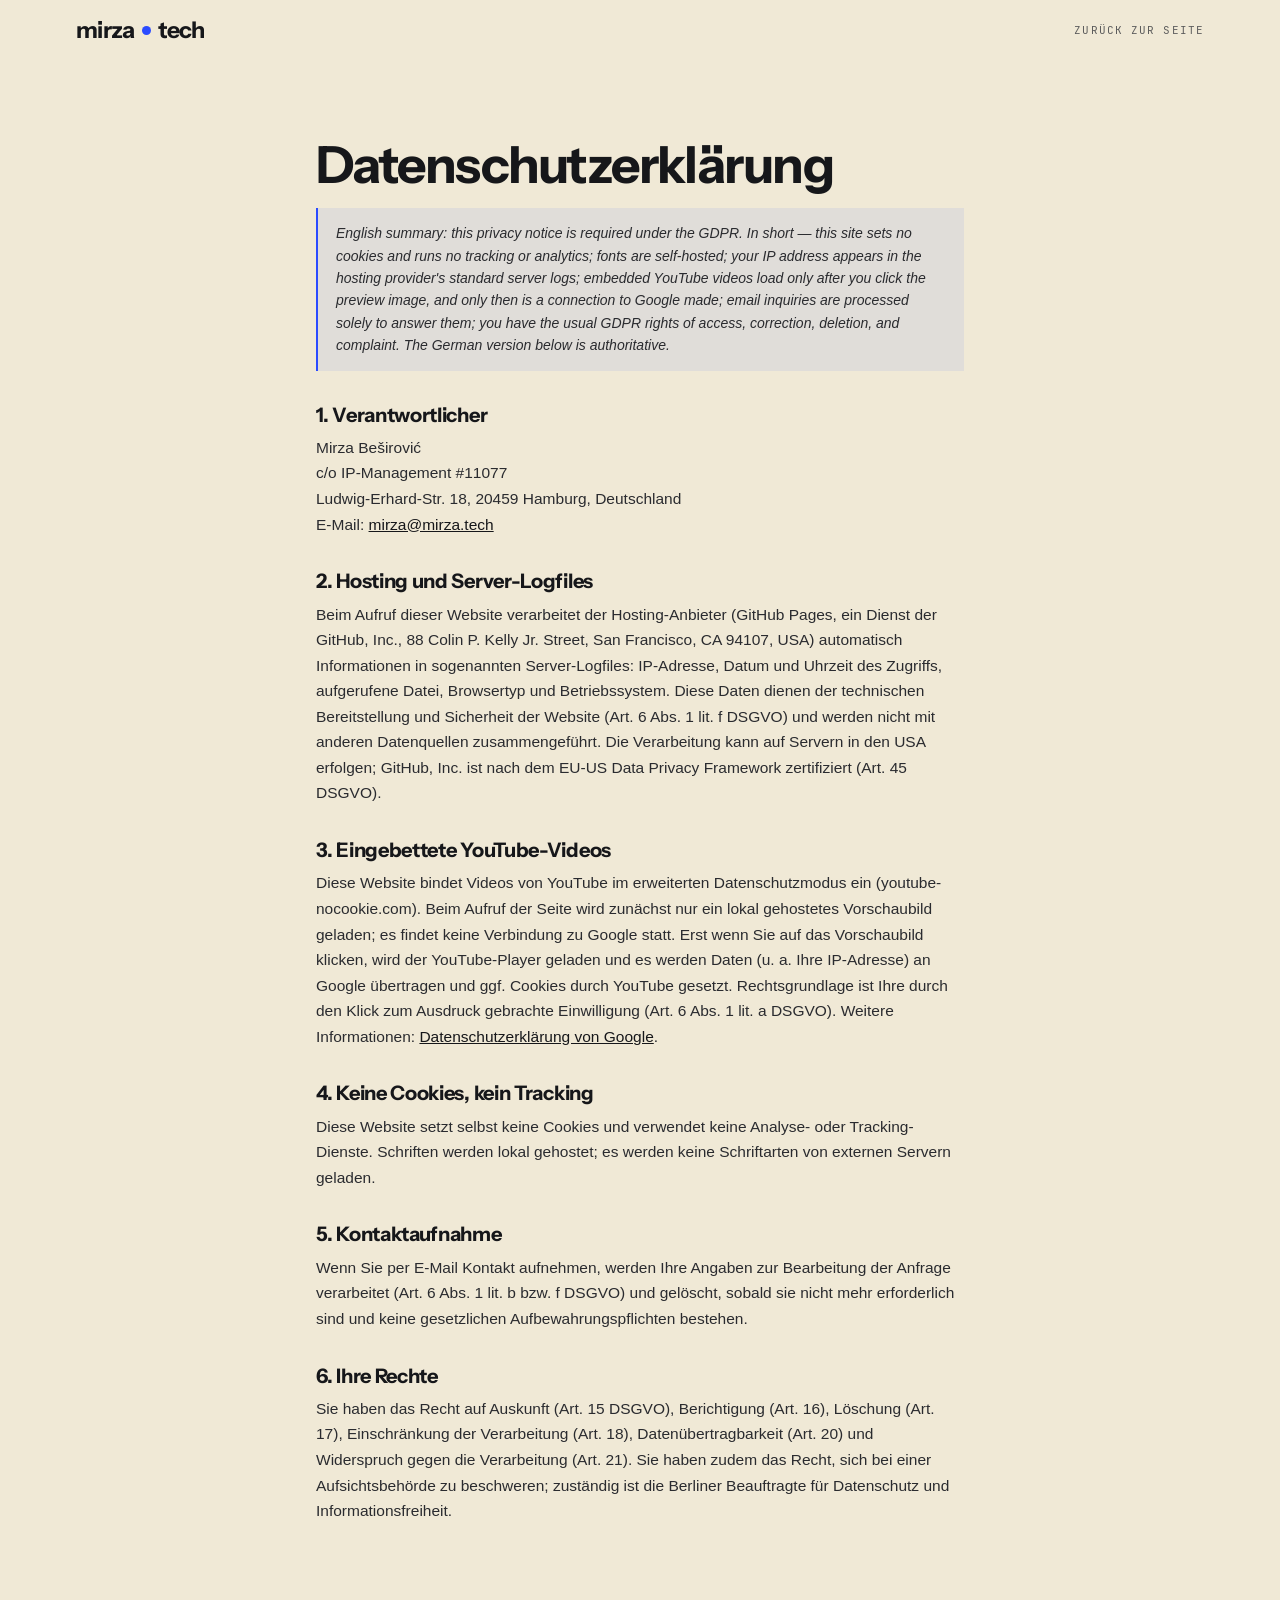
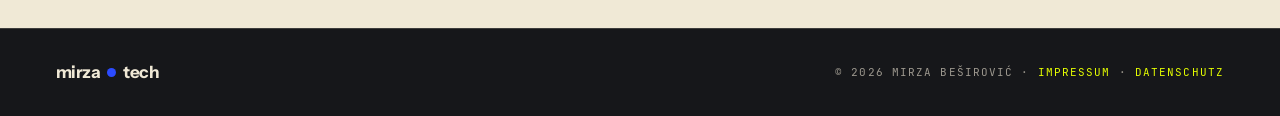
<file: datenschutz.html>
<!DOCTYPE html>
<html lang="de">
<head>
<meta charset="UTF-8" />
<meta name="viewport" content="width=device-width, initial-scale=1.0" />
<title>Datenschutz — mirza dot tech</title>
<meta name="robots" content="noindex" />
<link rel="canonical" href="https://mirza.tech/datenschutz.html" />
<link rel="icon" type="image/svg+xml" href="assets/favicon.svg" />
<link rel="stylesheet" href="assets/tokens.css" />
<link rel="stylesheet" href="assets/site.css" />
</head>
<body class="legal-page">
<header class="topbar topbar--light">
  <div class="topbar-inner">
    <a class="logo" href="index.html">mirza<span class="logo-dot"></span>tech</a>
    <nav><a href="index.html">zur&uuml;ck zur Seite</a></nav>
  </div>
</header>
<main class="shell legal">

  <h1>Datenschutzerkl&auml;rung</h1>
  <p class="en-note">English summary: this privacy notice is required under the GDPR. In short — this site sets no cookies and runs no tracking or analytics; fonts are self-hosted; your IP address appears in the hosting provider's standard server logs; embedded YouTube videos load only after you click the preview image, and only then is a connection to Google made; email inquiries are processed solely to answer them; you have the usual GDPR rights of access, correction, deletion, and complaint. The German version below is authoritative.</p>

  <h2>1. Verantwortlicher</h2>
  <p>Mirza Beširović<br />c/o IP-Management #11077<br />Ludwig-Erhard-Str. 18, 20459 Hamburg, Deutschland<br />
  E-Mail: <a href="mailto:mirza@mirza.tech">mirza@mirza.tech</a></p>

  <h2>2. Hosting und Server-Logfiles</h2>
  <p>Beim Aufruf dieser Website verarbeitet der Hosting-Anbieter (GitHub Pages, ein Dienst der GitHub, Inc., 88 Colin P. Kelly Jr. Street, San Francisco, CA 94107, USA) automatisch Informationen in sogenannten Server-Logfiles: IP-Adresse, Datum und Uhrzeit des Zugriffs, aufgerufene Datei, Browsertyp und Betriebssystem. Diese Daten dienen der technischen Bereitstellung und Sicherheit der Website (Art. 6 Abs. 1 lit. f DSGVO) und werden nicht mit anderen Datenquellen zusammengef&uuml;hrt. Die Verarbeitung kann auf Servern in den USA erfolgen; GitHub, Inc. ist nach dem EU-US Data Privacy Framework zertifiziert (Art. 45 DSGVO).</p>

  <h2>3. Eingebettete YouTube-Videos</h2>
  <p>Diese Website bindet Videos von YouTube im erweiterten Datenschutzmodus ein (youtube-nocookie.com). Beim Aufruf der Seite wird zun&auml;chst nur ein lokal gehostetes Vorschaubild geladen; es findet keine Verbindung zu Google statt. Erst wenn Sie auf das Vorschaubild klicken, wird der YouTube-Player geladen und es werden Daten (u.&nbsp;a. Ihre IP-Adresse) an Google &uuml;bertragen und ggf. Cookies durch YouTube gesetzt. Rechtsgrundlage ist Ihre durch den Klick zum Ausdruck gebrachte Einwilligung (Art. 6 Abs. 1 lit. a DSGVO). Weitere Informationen: <a href="https://policies.google.com/privacy" target="_blank" rel="noopener">Datenschutzerkl&auml;rung von Google</a>.</p>

  <h2>4. Keine Cookies, kein Tracking</h2>
  <p>Diese Website setzt selbst keine Cookies und verwendet keine Analyse- oder Tracking-Dienste. Schriften werden lokal gehostet; es werden keine Schriftarten von externen Servern geladen.</p>

  <h2>5. Kontaktaufnahme</h2>
  <p>Wenn Sie per E-Mail Kontakt aufnehmen, werden Ihre Angaben zur Bearbeitung der Anfrage verarbeitet (Art. 6 Abs. 1 lit. b bzw. f DSGVO) und gel&ouml;scht, sobald sie nicht mehr erforderlich sind und keine gesetzlichen Aufbewahrungspflichten bestehen.</p>

  <h2>6. Ihre Rechte</h2>
  <p>Sie haben das Recht auf Auskunft (Art. 15 DSGVO), Berichtigung (Art. 16), L&ouml;schung (Art. 17), Einschr&auml;nkung der Verarbeitung (Art. 18), Daten&uuml;bertragbarkeit (Art. 20) und Widerspruch gegen die Verarbeitung (Art. 21). Sie haben zudem das Recht, sich bei einer Aufsichtsbeh&ouml;rde zu beschweren; zust&auml;ndig ist die Berliner Beauftragte f&uuml;r Datenschutz und Informationsfreiheit.</p>
</main>
<footer class="site-footer">
  <span class="foot-logo">mirza<span class="logo-dot"></span>tech</span>
  <span>&copy; 2026 Mirza Beširović &middot; <a href="impressum.html">Impressum</a> &middot; <a href="datenschutz.html">Datenschutz</a></span>
</footer>
</body>
</html>
</file>
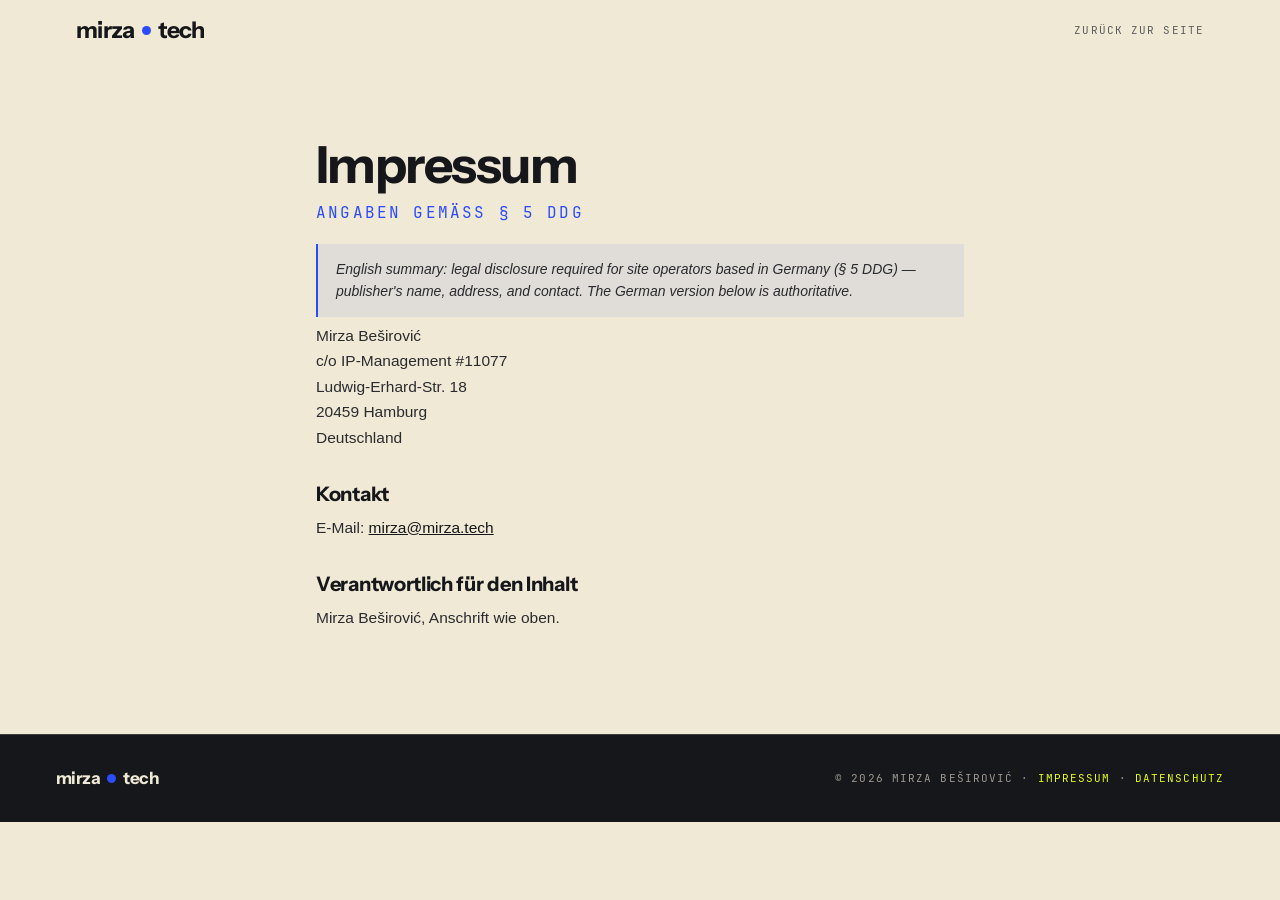
<file: impressum.html>
<!DOCTYPE html>
<html lang="de">
<head>
<meta charset="UTF-8" />
<meta name="viewport" content="width=device-width, initial-scale=1.0" />
<title>Impressum — mirza dot tech</title>
<meta name="robots" content="noindex" />
<link rel="canonical" href="https://mirza.tech/impressum.html" />
<link rel="icon" type="image/svg+xml" href="assets/favicon.svg" />
<link rel="stylesheet" href="assets/tokens.css" />
<link rel="stylesheet" href="assets/site.css" />
</head>
<body class="legal-page">
<header class="topbar topbar--light">
  <div class="topbar-inner">
    <a class="logo" href="index.html">mirza<span class="logo-dot"></span>tech</a>
    <nav><a href="index.html">zur&uuml;ck zur Seite</a></nav>
  </div>
</header>
<main class="shell legal">

  <h1>Impressum</h1>
  <p class="mono-label">Angaben gem&auml;&szlig; &sect; 5 DDG</p>
  <p class="en-note">English summary: legal disclosure required for site operators based in Germany (&sect; 5 DDG) — publisher's name, address, and contact. The German version below is authoritative.</p>
  <p>Mirza Beširović<br />
  c/o IP-Management #11077<br />
  Ludwig-Erhard-Str. 18<br />
  20459 Hamburg<br />
  Deutschland</p>

  <h2>Kontakt</h2>
  <p>E-Mail: <a href="mailto:mirza@mirza.tech">mirza@mirza.tech</a></p>

  <h2>Verantwortlich f&uuml;r den Inhalt</h2>
  <p>Mirza Beširović, Anschrift wie oben.</p>
</main>
<footer class="site-footer">
  <span class="foot-logo">mirza<span class="logo-dot"></span>tech</span>
  <span>&copy; 2026 Mirza Beširović &middot; <a href="impressum.html">Impressum</a> &middot; <a href="datenschutz.html">Datenschutz</a></span>
</footer>
</body>
</html>
</file>
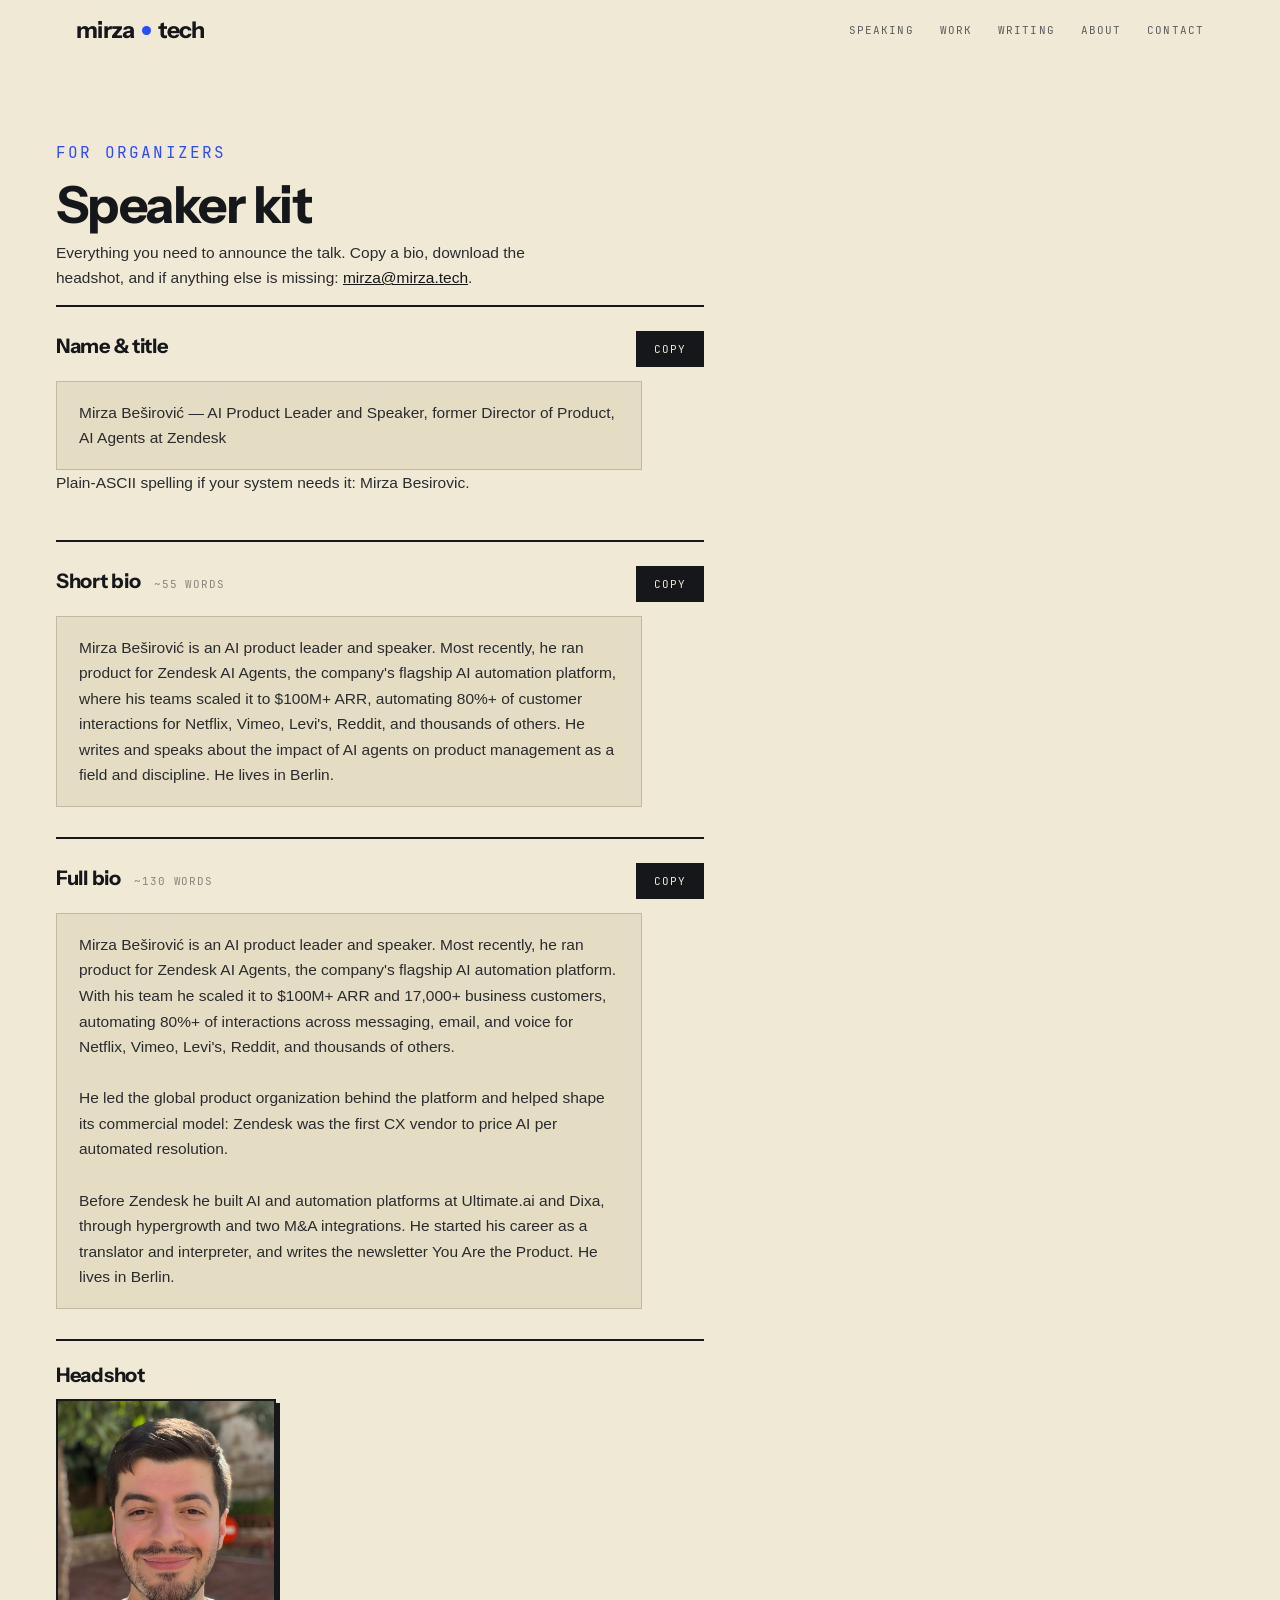
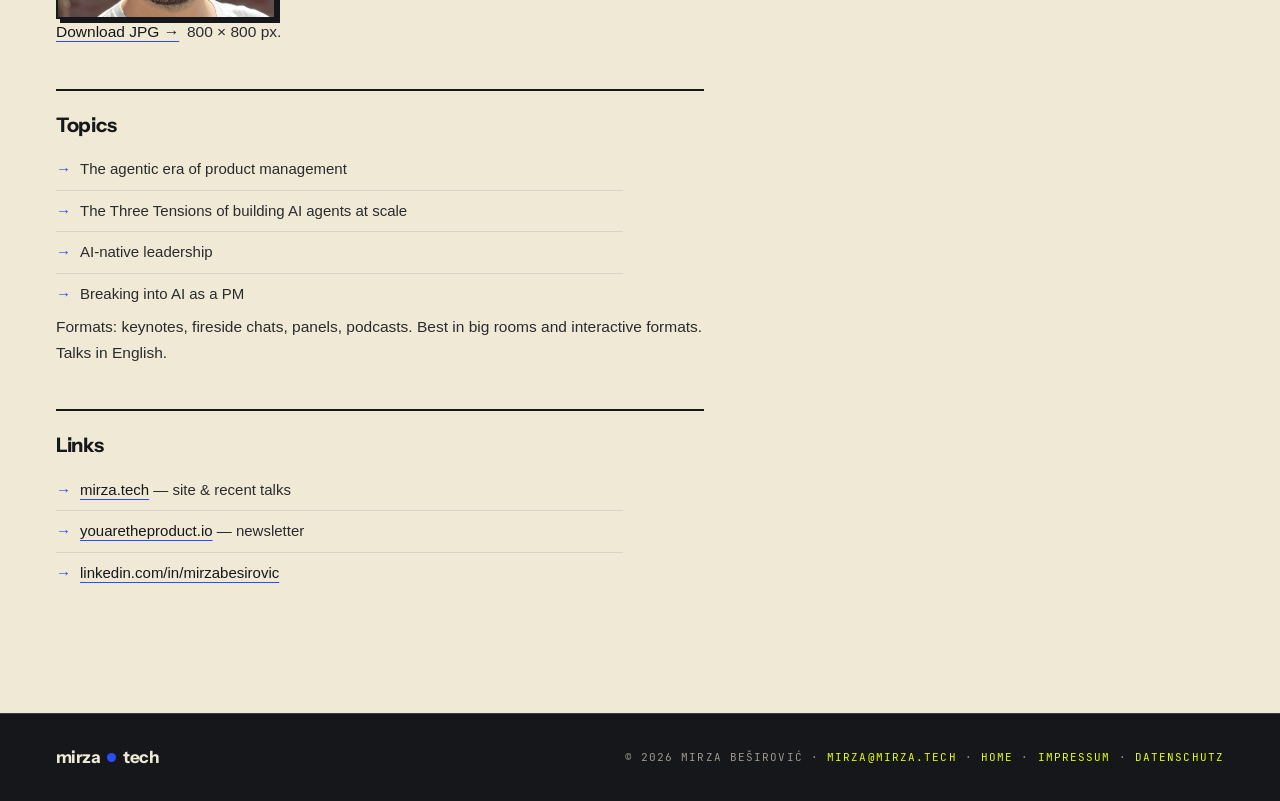
<file: speaker-kit.html>
<!DOCTYPE html>
<html lang="en">
<head>
<meta charset="UTF-8" />
<meta name="viewport" content="width=device-width, initial-scale=1.0" />
<title>Speaker Kit — Mirza Beširović</title>
<meta name="description" content="Bios, headshot, and topics for event organizers booking Mirza Beširović." />
<link rel="canonical" href="https://mirza.tech/speaker-kit.html" />
<meta property="og:type" content="website" />
<meta property="og:site_name" content="mirza dot tech" />
<meta property="og:title" content="Speaker kit — Mirza Beširović" />
<meta property="og:description" content="Bios, headshot, and topics for event organizers booking Mirza Beširović." />
<meta property="og:url" content="https://mirza.tech/speaker-kit.html" />
<meta property="og:image" content="https://mirza.tech/assets/og.png" />
<meta property="og:image:width" content="1200" />
<meta property="og:image:height" content="630" />
<meta property="og:image:alt" content="Mirza Beširović — AI Product Leader, Advisor, Speaker" />
<meta name="twitter:card" content="summary_large_image" />
<meta name="twitter:title" content="Speaker kit — Mirza Beširović" />
<meta name="twitter:description" content="Bios, headshot, and topics for event organizers booking Mirza Beširović." />
<meta name="twitter:image" content="https://mirza.tech/assets/og.png" />
<link rel="icon" type="image/svg+xml" href="assets/favicon.svg" />
<link rel="preload" href="fonts/InstrumentSans-Variable.woff2" as="font" type="font/woff2" crossorigin />
<link rel="stylesheet" href="assets/tokens.css" />
<link rel="stylesheet" href="assets/site.css" />
<script>document.documentElement.classList.add('js');</script>
</head>
<body class="legal-page">

<header class="topbar topbar--light" id="topbar">
  <div class="topbar-inner">
    <a class="logo" href="index.html">mirza<span class="logo-dot"></span>tech</a>
    <nav>
      <a href="index.html#speaking">speaking</a>
      <a href="index.html#work">work</a>
      <a href="index.html#writing">writing</a>
      <a href="index.html#about">about</a>
      <a href="index.html#contact">contact</a>
    </nav>
    <button class="nav-toggle" type="button" aria-label="Open menu" aria-expanded="false" aria-controls="mobileMenu"><span></span><span></span><span></span></button>
  </div>
</header>

<div class="mobile-menu" id="mobileMenu" role="dialog" aria-modal="true" aria-label="Menu">
  <div class="mobile-menu-head">
    <a class="logo" href="index.html">mirza<span class="logo-dot"></span>tech</a>
    <button class="mobile-menu-close" type="button" aria-label="Close menu">&#10005;</button>
  </div>
  <nav>
    <a href="index.html#speaking">speaking</a>
    <a href="index.html#work">work</a>
    <a href="index.html#writing">writing</a>
    <a href="index.html#about">about</a>
    <a href="index.html#contact">contact</a>
  </nav>
</div>

<main class="legal kit">
  <p class="mono-label">For organizers</p>
  <h1>Speaker kit</h1>
  <p class="kit-intro">Everything you need to announce the talk. Copy a bio, download the headshot, and if anything else is missing: <a href="mailto:mirza@mirza.tech">mirza@mirza.tech</a>.</p>

  <div class="kit-block">
    <div class="kit-head">
      <h2>Name &amp; title</h2>
      <button class="copy-btn" data-copy="#kit-title" type="button">copy</button>
    </div>
    <div class="kit-copy" id="kit-title">Mirza Beširović — AI Product Leader and Speaker, former Director of Product, AI Agents at Zendesk</div>
    <p class="kit-note">Plain-ASCII spelling if your system needs it: Mirza Besirovic.</p>
  </div>

  <div class="kit-block">
    <div class="kit-head">
      <h2>Short bio <span class="kit-len">~55 words</span></h2>
      <button class="copy-btn" data-copy="#kit-short" type="button">copy</button>
    </div>
    <div class="kit-copy" id="kit-short">Mirza Beširović is an AI product leader and speaker. Most recently, he ran product for Zendesk AI Agents, the company's flagship AI automation platform, where his teams scaled it to $100M+ ARR, automating 80%+ of customer interactions for Netflix, Vimeo, Levi's, Reddit, and thousands of others. He writes and speaks about the impact of AI agents on product management as a field and discipline. He lives in Berlin.</div>
  </div>

  <div class="kit-block">
    <div class="kit-head">
      <h2>Full bio <span class="kit-len">~130 words</span></h2>
      <button class="copy-btn" data-copy="#kit-full" type="button">copy</button>
    </div>
    <div class="kit-copy" id="kit-full">Mirza Beširović is an AI product leader and speaker. Most recently, he ran product for Zendesk AI Agents, the company's flagship AI automation platform. With his team he scaled it to $100M+ ARR and 17,000+ business customers, automating 80%+ of interactions across messaging, email, and voice for Netflix, Vimeo, Levi's, Reddit, and thousands of others.

He led the global product organization behind the platform and helped shape its commercial model: Zendesk was the first CX vendor to price AI per automated resolution.

Before Zendesk he built AI and automation platforms at Ultimate.ai and Dixa, through hypergrowth and two M&amp;A integrations. He started his career as a translator and interpreter, and writes the newsletter You Are the Product. He lives in Berlin.</div>
  </div>

  <div class="kit-block">
    <div class="kit-head">
      <h2>Headshot</h2>
    </div>
    <figure class="kit-photo">
      <img src="assets/mirza-headshot.jpg" alt="Mirza Beširović headshot" width="320" height="320" loading="lazy" />
    </figure>
    <p class="kit-note"><a class="ds-link" href="assets/mirza-headshot.jpg" download="mirza-besirovic-headshot.jpg">Download JPG →</a>&ensp;800 × 800 px.</p>
  </div>

  <div class="kit-block">
    <div class="kit-head">
      <h2>Topics</h2>
    </div>
    <ul class="kit-list">
      <li>The agentic era of product management</li>
      <li>The Three Tensions of building AI agents at scale</li>
      <li>AI-native leadership</li>
      <li>Breaking into AI as a PM</li>
    </ul>
    <p class="kit-note">Formats: keynotes, fireside chats, panels, podcasts. Best in big rooms and interactive formats. Talks in English.</p>
  </div>

  <div class="kit-block">
    <div class="kit-head">
      <h2>Links</h2>
    </div>
    <ul class="kit-list">
      <li><a class="ds-link" href="https://mirza.tech">mirza.tech</a> — site &amp; recent talks</li>
      <li><a class="ds-link" href="https://youaretheproduct.io" target="_blank" rel="noopener">youaretheproduct.io</a> — newsletter</li>
      <li><a class="ds-link" href="https://www.linkedin.com/in/mirzabesirovic/" target="_blank" rel="noopener">linkedin.com/in/mirzabesirovic</a></li>
    </ul>
  </div>
</main>

<footer class="site-footer">
  <span class="foot-logo">mirza<span class="logo-dot"></span>tech</span>
  <span>&copy; 2026 Mirza Beširović · <a href="mailto:mirza@mirza.tech">mirza@mirza.tech</a> · <a href="index.html">Home</a> · <a href="impressum.html">Impressum</a> · <a href="datenschutz.html">Datenschutz</a></span>
</footer>

<script src="assets/menu.js" defer></script>
<script>
document.querySelectorAll('.copy-btn').forEach((btn) => {
  btn.addEventListener('click', async () => {
    const el = document.querySelector(btn.dataset.copy);
    try {
      await navigator.clipboard.writeText(el.innerText.trim());
      btn.textContent = 'copied';
    } catch { btn.textContent = 'select + copy'; }
    setTimeout(() => { btn.textContent = 'copy'; }, 1600);
  });
});
</script>

</body>
</html>
</file>
<file: assets/tokens.css>
/* ===========================================================
   mirza.tech — Colors & Type foundation
   Personal brand of Mirza Beširović — Director of Product,
   AI Agents @ Zendesk. Berlin.

   Aesthetic: warm-brutalist editorial. Cream paper, near-black
   ink, one electric blue, one acid yellow. Hard offset shadows,
   sharp 2px borders, monospace labels, big tight display type.

   Fonts (loaded from Google Fonts CDN below):
     - Display : Instrument Sans  (400–700)
     - Mono    : JetBrains Mono   (400–700)
     - Body    : Helvetica Neue   (system; Arial fallback off-Mac)
   =========================================================== */

/* ---------- Self-hosted fonts ----------
   Instrument Sans (variable) + JetBrains Mono (static weights), bundled
   in fonts/. Helvetica Neue stays a system font: the only file available
   is a .ttc TrueType collection, which browsers cannot load via
   @font-face — it falls back to the installed system face / Arial. */
@font-face {
  font-family: "Instrument Sans";
  src: url("../fonts/InstrumentSans-Variable.woff2") format("woff2"),
       url("../fonts/InstrumentSans-Variable.woff") format("woff");
  font-weight: 400 700;
  font-stretch: 75% 100%;
  font-style: normal;
  font-display: swap;
}
@font-face {
  font-family: "Instrument Sans";
  src: url("../fonts/InstrumentSans-Italic-Variable.woff2") format("woff2"),
       url("../fonts/InstrumentSans-Italic-Variable.woff") format("woff");
  font-weight: 400 700;
  font-stretch: 75% 100%;
  font-style: italic;
  font-display: swap;
}
@font-face {
  font-family: "JetBrains Mono";
  src: url("../fonts/JetBrainsMono-Regular.woff2") format("woff2");
  font-weight: 400;
  font-style: normal;
  font-display: swap;
}
:root {
  /* ---------- Core surfaces ---------- */
  --bg:          #F0E9D6;  /* warm cream — default page */
  --bg-thesis:   #E5DCC4;  /* deeper cream — quote / big-claim blocks */

  /* ---------- Ink / text ramp ---------- */
  --ink:         #16171A;  /* primary text, card borders */
  --ink-soft:    #2A2B2F;  /* body / lede text */
  --muted:       #5C5C5C;  /* mono labels, captions */
  --dim:         #8A857A;  /* tertiary captions, hints */

  /* ---------- Hairlines & fills ---------- */
  --line:        rgba(22,23,26,0.10);  /* default separators */
  --line-strong: rgba(22,23,26,0.18);  /* card borders (light weight) */
  --hover:       rgba(22,23,26,0.04);  /* row hover wash */

  /* ---------- Accents ---------- */
  --blue:        #2B4BFF;               /* the one accent — links, dots, CTAs */
  --blue-soft:   rgba(43,75,255,0.08);  /* blue wash for hover / fills */
  --yellow:      #E6FF00;               /* acid highlight — snum pills, .hi, shadows */

  /* ---------- Dark surfaces ---------- */
  --surface-dark:   #16171A;            /* the one dark — contact, footer, inverted cards */
  --on-dark:        #F0E9D6;            /* cream ink on dark */
  --on-dark-muted:  rgba(240,233,214,0.62);  /* secondary text on dark */
  --line-on-dark:   rgba(240,233,214,0.18);  /* hairlines on dark */
  --accent-on-dark: #8AA0FF;            /* periwinkle — blue is invisible on --surface-dark */

  /* ---------- Type families ---------- */
  --sans:    "Helvetica Neue", Helvetica, Arial, sans-serif;
  --display: "Instrument Sans", "Helvetica Neue", Helvetica, Arial, sans-serif;
  --mono:    "JetBrains Mono", ui-monospace, SFMono-Regular, Menlo, monospace;

  /* ---------- Semantic type tokens (size / line-height / tracking) ----------
     These are the live values consumed by site.css — change them here. */
  /* Hero display — the page-defining headline */
  --t-hero-size: clamp(48px, 6.5vw, 92px);
  --t-hero-lh: 0.98;
  --t-hero-track: -0.04em;

  /* Section H2 */
  --t-h2-size: clamp(34px, 4.6vw, 60px);
  --t-h2-lh: 1.02;
  --t-h2-track: -0.03em;

  /* Card / sub heading H3 */
  --t-h3-size: clamp(22px, 2.2vw, 28px);
  --t-h3-lh: 1.1;
  --t-h3-track: -0.02em;

  /* H4 */
  --t-h4-size: 19px;
  --t-h4-track: -0.01em;

  /* Lede / standfirst */
  --t-lede-size: clamp(18px, 1.6vw, 22px);
  --t-lede-lh: 1.55;

  /* Body */
  --t-body-size: 17px;
  --t-body-lh: 1.6;

  /* Small body / card copy */
  --t-small-size: 14.5px;
  --t-small-lh: 1.6;

  /* Mono label / ktag / eyebrow — the only two mono sizes on the site */
  --t-mono-size: 11px;       /* labels, eyebrows, nav, numerals */
  --t-mono-size-sm: 10.5px;  /* metadata: stat labels, card meta, captions, years */
  --t-mono-track: 0.14em;

  /* ---------- Shape & elevation ---------- */
  --radius-sharp: 2px;   /* default — cards, buttons, pills */
  --radius-pill: 999px;  /* chat dock pill, option chips */
  --border-card: 2px solid var(--ink);          /* heavy bordered card */
  --border-soft: 1px solid var(--line-strong);  /* light bordered card */

  /* Signature hard offset shadows (no blur) */
  --shadow-lift-yellow: 8px 8px 0 var(--yellow);
  --shadow-lift-blue:   8px 8px 0 var(--blue);
  --shadow-tile-ink:    4px 4px 0 var(--ink);
  --shadow-cta-blue:    6px 6px 0 var(--blue);

  /* Soft shadow (rare — used on teaser hover only) */
  --shadow-soft: 0 12px 32px -16px rgba(43,75,255,0.40);

  /* ---------- Motion ---------- */
  --ease-out: cubic-bezier(.2,.7,.3,1);
  --dur-fast: 180ms;
  --dur-base: 240ms;
  --dur-slow: 280ms;
}

/* ===========================================================
   Dark & mono palette swaps — set on <body data-palette="…">
   =========================================================== */
/* Softer warm-slate dark — a mid-dark charcoal with a faint blue
   undertone instead of near-black, and a gently dimmed off-white for
   text. Lowers the cream-on-black contrast so the periwinkle blue and
   acid yellow sit in the palette rather than fighting it. */
body[data-palette="dark"] {
  --bg: #20222B;
  --bg-thesis: #2A2D38;
  --ink: #E8E3D4;
  --ink-soft: #C2BFCF;
  --muted: #8F8C9D;
  --dim: #635F70;
  --line: rgba(232,227,212,0.11);
  --line-strong: rgba(232,227,212,0.19);
  --hover: rgba(232,227,212,0.05);
  --blue: #8AA0FF;
  --blue-soft: rgba(138,160,255,0.14);
  --yellow: #E6FF00;
}
body[data-palette="mono"] {
  --bg: #FAFAF7;
  --bg-thesis: #EFEFEC;
  --ink: #0F0F10;
  --ink-soft: #2A2A2C;
  --muted: #5A5A5C;
  --dim: #8A8A8C;
  --line: rgba(15,15,16,0.10);
  --line-strong: rgba(15,15,16,0.20);
  --hover: rgba(15,15,16,0.04);
  --blue: #1A1A1C;
  --blue-soft: rgba(15,15,16,0.05);
  --yellow: #F0F0EC;
}

/* ===========================================================
   Base semantic type styles — apply directly to elements.
   Drop this file into any page and headings/body inherit the
   mirza.tech voice without extra classes.
   =========================================================== */
.ds-type-scope {
  background: var(--bg);
  color: var(--ink);
  font-family: var(--sans);
  font-size: var(--t-body-size);
  line-height: var(--t-body-lh);
  -webkit-font-smoothing: antialiased;
}

h1, .h1 {
  font-family: var(--display);
  font-weight: 700;
  font-size: var(--t-hero-size);
  line-height: var(--t-hero-lh);
  letter-spacing: var(--t-hero-track);
  color: var(--ink);
  margin: 0;
}
h2, .h2 {
  font-family: var(--display);
  font-weight: 700;
  font-size: var(--t-h2-size);
  line-height: var(--t-h2-lh);
  letter-spacing: var(--t-h2-track);
  color: var(--ink);
  margin: 0;
}
h3, .h3 {
  font-family: var(--display);
  font-weight: 700;
  font-size: var(--t-h3-size);
  line-height: var(--t-h3-lh);
  letter-spacing: var(--t-h3-track);
  color: var(--ink);
  margin: 0;
}
h4, .h4 {
  font-family: var(--display);
  font-weight: 700;
  font-size: var(--t-h4-size);
  letter-spacing: var(--t-h4-track);
  color: var(--ink);
  margin: 0;
}
.lede {
  font-size: var(--t-lede-size);
  line-height: var(--t-lede-lh);
  color: var(--ink-soft);
}
.lede em, p em { font-style: normal; font-weight: 600; color: var(--ink); }
p { font-size: var(--t-body-size); line-height: var(--t-body-lh); color: var(--ink-soft); }

/* Mono label / eyebrow / ktag */
.mono-label {
  font-family: var(--mono);
  font-size: var(--t-mono-size);
  letter-spacing: var(--t-mono-track);
  text-transform: uppercase;
  color: var(--muted);
}

/* Yellow keyword highlight */
.hi {
  background: var(--yellow);
  color: var(--ink);
  padding: 0 0.08em;
  -webkit-box-decoration-break: clone;
  box-decoration-break: clone;
}

/* Link style — underline in blue, thickens on hover */
a.ds-link {
  color: var(--ink);
  text-decoration: underline;
  text-decoration-color: var(--blue);
  text-decoration-thickness: 1px;
  text-underline-offset: 4px;
}
a.ds-link:hover { text-decoration-thickness: 2px; }
</file>
<file: assets/site.css>
/* ===========================================================
   mirza.tech v4 — site.css
   Layout + components. Warm-brutalist editorial. Cream paper,
   ink, one electric blue, one acid yellow. Hard offset shadows,
   2px borders, mono labels. Tokens are the single source of
   truth (tokens.css) — never hardcode hexes here except the
   dark contact/footer surface.
   Accent discipline: blue = interactive, yellow = highlight,
   ink hard-shadows = structure.
   =========================================================== */

* { box-sizing: border-box; }
html { scroll-behavior: smooth; }
html, body { margin: 0; padding: 0; }
body {
  background: var(--bg);
  color: var(--ink);
  font-family: var(--sans);
  font-size: var(--t-body-size);
  line-height: var(--t-body-lh);
  -webkit-font-smoothing: antialiased;
  overflow-x: hidden;
}
::selection { background: var(--yellow); color: #16171A; }
a { color: var(--ink); }
img { max-width: 100%; }
a:focus-visible, button:focus-visible { outline: 2px solid var(--blue); outline-offset: 3px; }
.refsdark a:focus-visible, .contact a:focus-visible, .site-footer a:focus-visible, .topbar--dark a:focus-visible { outline-color: var(--accent-on-dark); }

.shell { max-width: 1240px; margin: 0 auto; padding: 0 56px; }
@media (max-width: 720px) { .shell { padding: 0 22px; } }

/* ===================== TOPBAR ===================== */
.topbar {
  position: fixed; top: 0; left: 0; right: 0; z-index: 60;
  background: transparent; transition: background var(--dur-base) ease, backdrop-filter var(--dur-base) ease;
}
/* v4: nav stays transparent on scroll (no cream blur background) */
.topbar.is-stuck { background: transparent; }
.topbar-inner { display: flex; justify-content: space-between; align-items: center; padding: 18px 56px; max-width: 1240px; margin: 0 auto; }   /* same content box as .shell so logo/nav align with the body */
@media (max-width: 720px) { .topbar-inner { padding: 14px 22px; } }
.logo { font-family: var(--display); font-weight: 700; font-size: 23px; letter-spacing: -0.03em; color: var(--ink); text-transform: lowercase; line-height: 1; text-decoration: none; display: inline-flex; align-items: center; }
/* Logo dot — surface variants (design system):
     cream / darker-cream surface → blue dot, ink wordmark   (canonical)
     ink surface                  → blue dot, cream wordmark
     blue surface                 → YELLOW dot, cream wordmark
     yellow surface (decks/print) → blue dot, ink wordmark
   Rule: the dot converts to yellow only where blue would vanish (blue
   surfaces). navInvert() flags the dark topbar twin with .over-blue while
   the band under it is the blue org panel. */
.logo-dot { width: 9px; height: 9px; background: var(--blue); border-radius: 50%; margin: 0 7px; display: inline-block; }
.topbar--dark.over-blue .logo-dot { background: var(--yellow); }
.topbar nav { display: flex; gap: 26px; }
/* nav inverts pixel-by-pixel over dark sections via TWO stacked fixed headers:
   the light one (brand colors on cream) and a dark twin (cream text, same blue
   dot + underlines). main.js clips each with inset() against the dark bands
   (references, contact, footer, org panel) on scroll. clip-path also clips
   hit-testing, so hover/clicks go to whichever header is visible. */
.topbar--dark { z-index: 61; clip-path: inset(0 0 100% 0); }
/* keyboard focus inside the nav un-clips the light bar so the ring is never invisible */
#topbar:focus-within { clip-path: none !important; background: var(--bg); }
.topbar--dark .logo { color: var(--on-dark); }
.topbar nav a { font-family: var(--mono); font-size: var(--t-mono-size); letter-spacing: 0.12em; text-transform: uppercase; color: var(--muted); text-decoration: none; cursor: pointer; position: relative; padding: 4px 0; transition: color var(--dur-base) ease; }
.topbar nav a:hover, .topbar nav a.is-active { color: var(--ink); }
.topbar--dark nav a { color: var(--on-dark-muted); }
.topbar--dark nav a:hover, .topbar--dark nav a.is-active { color: #FFFFFF; }
.topbar nav a.is-active::after, .topbar nav a:hover::after { content: ""; position: absolute; left: 0; right: 0; bottom: -2px; height: 2px; background: var(--blue); }
@media (max-width: 900px) {
  .topbar { background: var(--bg); border-bottom: 1px solid var(--line); }
  .topbar--dark { background: var(--surface-dark); border-bottom-color: var(--line-on-dark); }
  .topbar-inner { flex-wrap: wrap; row-gap: 4px; padding: 12px 22px; }
  .topbar nav { width: 100%; gap: 20px; }
}

/* ---------- mobile menu (≤720px: link row becomes a hamburger) ---------- */
.nav-toggle { display: none; }
.mobile-menu { display: none; }
html.menu-open { overflow: hidden; }
@media (max-width: 720px) {
  .topbar nav { display: none; }
  .nav-toggle { display: inline-flex; flex-direction: column; justify-content: center; align-items: center; gap: 5px; width: 42px; height: 38px; margin: -6px -10px -6px 0; background: none; border: 0; padding: 0; cursor: pointer; }
  .nav-toggle span { display: block; width: 22px; height: 2px; background: var(--ink); }
  .topbar--dark .nav-toggle span { background: var(--on-dark); }
  .mobile-menu.is-open { display: block; position: fixed; inset: 0; z-index: 70; background: var(--bg); }
  .mobile-menu-head { display: flex; justify-content: space-between; align-items: center; padding: 14px 22px; border-bottom: 1px solid var(--line); }
  .mobile-menu-close { background: none; border: 0; padding: 2px 6px; cursor: pointer; font-size: 24px; line-height: 1; color: var(--ink); }
  .mobile-menu nav { display: flex; flex-direction: column; padding: 12px 22px 0; }
  .mobile-menu nav a { font-family: var(--mono); font-size: var(--t-mono-size); letter-spacing: 0.14em; text-transform: uppercase; color: var(--ink); text-decoration: none; padding: 18px 0; border-bottom: 1px solid var(--line); }
}

/* ===================== HERO ===================== */
.hero {
  position: relative; z-index: 1; min-height: 100vh; display: flex; align-items: center; padding: 120px 0 64px;
}  /* z-index: the head's bleed paints over the next section instead of under it */
.hero-grid { display: grid; grid-template-columns: 1.05fr 0.95fr; gap: clamp(32px, 5vw, 80px); align-items: center; width: 100%; }
@media (max-width: 760px) { .hero-grid { grid-template-columns: 1fr; gap: 8px; } }
.hero-eyebrow { display: block; margin: 0 0 26px; color: var(--blue); }
.hero-copy { isolation: isolate; min-width: 0; }   /* keeps the .hi z-index trick contained */
.hero-copy h1 {
  font-family: var(--display); font-weight: 700;
  font-size: var(--t-hero-size); line-height: var(--t-hero-lh); letter-spacing: var(--t-hero-track);
  margin: 0 0 20px;
}
.hero-headline {
  font-family: var(--display); font-weight: 700;
  font-size: clamp(24px, 2.7vw, 38px); line-height: 1.14; letter-spacing: -0.025em;
  color: var(--ink); margin: 0 0 22px; max-width: 24ch;
}
/* highlight sits BEHIND the heading text (z-index -1 inside the isolated
   container) so descenders from the line above never get painted over —
   keeps the exact acid yellow, unlike a blend mode */
.hero-headline .hi, .section h2 .hi, .advisory-line .hi { position: relative; z-index: -1; }
.hero-headline .hi { background: var(--yellow); color: #16171A; padding: 0.01em 0.08em; box-decoration-break: clone; -webkit-box-decoration-break: clone; }
.hero-lede { font-size: clamp(17px, 1.5vw, 21px); line-height: 1.55; color: var(--ink-soft); max-width: 46ch; margin: 0 0 18px; }
.hero-visual { position: relative; }
.hero-mount { position: relative; width: 100%; height: clamp(380px, 50vw, 620px); cursor: grab; touch-action: pan-y; background: url("hero-wireframe-fallback-user.webp") center / contain no-repeat; }
.hero-mount.grabbing { cursor: grabbing; }
/* scene.js renders the canvas 35% larger than the mount (bleed) so the head
   never hard-clips at the edge when rotated; center the overflow on the box.
   setSize() writes the px size as inline style, so no width/height here. */
.hero-mount canvas { display: block; position: absolute; left: 50%; top: 50%; transform: translate(-50%, -50%); pointer-events: none; }
.hero-mount.is-ready { background-image: none; }
.hero-visual-hint { position: absolute; bottom: 8px; right: 4px; color: var(--dim); opacity: 0; transition: opacity 400ms ease 200ms; }
.hero-mount.is-ready + .hero-visual-hint { opacity: 1; }
.hero-mount.is-failed { cursor: default; }
@media (max-width: 760px) {
  /* Below 760px the head can't share the hero row — remove it rather
     than stack it. Module + GLB (≈3MB) are never fetched here either. */
  .hero-visual { display: none; }
}

/* text CTAs */
.cta-row { display: flex; flex-wrap: wrap; gap: clamp(20px, 3vw, 38px); align-items: center; }
.cta { position: relative; display: inline-flex; align-items: center; gap: 10px; font-family: var(--display); font-weight: 600; font-size: 18px; color: var(--ink); text-decoration: none; cursor: pointer; }
.cta .ar { color: var(--blue); transition: transform var(--dur-base) var(--ease-out); }
.cta .label { border-bottom: 2px solid var(--blue); padding-bottom: 3px; transition: border-color var(--dur-base) ease; }
.cta:hover .ar { transform: translateX(5px); }
.cta:hover .label { border-color: var(--ink); }
.cta.muted .label { border-bottom-color: var(--line-strong); }
.cta.muted:hover .label { border-bottom-color: var(--ink); }

/* ===================== SECTIONS ===================== */
.section { padding: clamp(80px, 13vh, 150px) 0; position: relative; scroll-margin-top: 64px; }
h1, h2 { text-wrap: balance; }
.section.alt { background: var(--bg-thesis); }
.section.wipe { background: var(--wipe-bg, var(--bg)); }   /* GSAP scrubs --wipe-bg → bg-thesis */
.section-head { max-width: 62ch; margin-bottom: clamp(40px, 6vh, 64px); isolation: isolate; }
.section-head .mono-label { display: block; margin-bottom: 16px; color: var(--blue); }
.section-head--tight { margin-bottom: clamp(32px, 4vh, 44px); }
.section h2 { font-family: var(--display); font-weight: 700; font-size: var(--t-h2-size); line-height: var(--t-h2-lh); letter-spacing: var(--t-h2-track); margin: 0 0 22px; max-width: 18ch; }
.section h2 .hi { background: var(--yellow); color: #16171A; padding: 0 0.06em; }
.section-lede { font-size: clamp(17px, 1.5vw, 21px); line-height: 1.58; color: var(--ink-soft); max-width: 60ch; margin: 0; }
.section-lede em { font-style: normal; font-weight: 600; color: var(--ink); }
.section h3 { font-family: var(--display); font-weight: 700; font-size: var(--t-h3-size); letter-spacing: var(--t-h3-track); line-height: var(--t-h3-lh); margin: 0 0 14px; }

/* ===================== ABOUT ===================== */
.about-grid { display: grid; grid-template-columns: 1.25fr 0.75fr; gap: clamp(36px, 6vw, 84px); align-items: start; }
@media (max-width: 820px) { .about-grid { grid-template-columns: 1fr; gap: 32px; } }
.about-body p { font-size: clamp(16px, 1.5vw, 19px); line-height: 1.64; color: var(--ink-soft); margin: 0 0 20px; max-width: 60ch; }
.about-body p b { color: var(--ink); font-weight: 700; }
.about-body .k { font-family: var(--mono); font-size: var(--t-mono-size); letter-spacing: 0.12em; text-transform: uppercase; color: var(--blue); margin: 34px 0 14px; }
.about-body .k:first-child { margin-top: 0; }
.focus-list { list-style: none; margin: 0; padding: 0; max-width: 60ch; }
.focus-list li { position: relative; padding: 12px 0 12px 24px; font-size: 15px; line-height: 1.5; color: var(--ink-soft); border-bottom: 1px solid var(--line); }
.focus-list li:last-child { border-bottom: 0; }
.focus-list li::before { content: "→"; position: absolute; left: 0; color: var(--blue); }
.about-facts { border-left: 2px solid var(--ink); padding-left: clamp(24px, 3vw, 40px); }
@media (max-width: 820px) { .about-facts { border-left: 0; border-top: 2px solid var(--ink); padding-left: 0; padding-top: 28px; } }
.facts { list-style: none; margin: 0; padding: 0; }
.facts li { font-size: 15px; line-height: 1.5; color: var(--ink-soft); padding: 14px 0; border-bottom: 1px solid var(--line); }
.facts li:last-child { border-bottom: 0; }
.facts li b { color: var(--ink); font-weight: 700; }

/* ===================== CONTACT (dark) ===================== */
.contact { background: var(--surface-dark); color: var(--on-dark); }
.contact h2 { color: #FFFFFF; }
.contact .section-head .mono-label { color: var(--yellow); }
.contact .section-lede { color: var(--on-dark); }
.contact-links { display: flex; flex-direction: column; }
.contact-link { display: flex; align-items: baseline; justify-content: space-between; gap: 18px; padding: 20px 0; border-bottom: 1px solid var(--line-on-dark); text-decoration: none; color: var(--on-dark); transition: padding-left var(--dur-base) ease; }
.contact-link:first-child { border-top: 1px solid var(--line-on-dark); }
.contact-link:hover { padding-left: 10px; }
.contact-link .cl-label { font-family: var(--display); font-weight: 600; font-size: 21px; color: #FFFFFF; }
.contact-link .cl-val { font-family: var(--mono); font-size: var(--t-mono-size); letter-spacing: 0.05em; color: var(--yellow); white-space: nowrap; }
/* ===================== FOOTER ===================== */
.site-footer { background: var(--surface-dark); color: var(--on-dark-muted); border-top: 1px solid var(--line-on-dark); padding: 30px 56px; display: flex; justify-content: space-between; align-items: center; font-family: var(--mono); font-size: var(--t-mono-size); letter-spacing: 0.1em; text-transform: uppercase; flex-wrap: wrap; gap: 12px; }
.site-footer .foot-logo { font-family: var(--display); font-weight: 700; font-size: 17px; letter-spacing: -0.03em; text-transform: lowercase; color: var(--on-dark); display: inline-flex; align-items: center; }
.site-footer a { color: var(--yellow); text-decoration: none; }
.site-footer a:hover { color: #FFFFFF; }
@media (max-width: 720px) { .site-footer { padding: 30px 22px; } }

/* ===================== LEGAL SUBPAGES ===================== */
.legal { padding: 140px 56px 90px; max-width: 760px; }
@media (max-width: 720px) { .legal { padding: 120px 22px 70px; } }
.legal h1 { font-family: var(--display); font-weight: 700; font-size: clamp(34px, 4vw, 52px); letter-spacing: -0.03em; margin: 0 0 10px; }
.legal .mono-label { color: var(--blue); }
.legal h2 { font-family: var(--display); font-weight: 700; font-size: 20px; letter-spacing: -0.015em; margin: 34px 0 10px; }
.legal p { font-size: 15.5px; line-height: 1.65; color: var(--ink-soft); margin: 0 0 14px; }
.legal a { color: var(--ink); }
mark.todo { background: var(--yellow); color: #16171A; padding: 0 4px; font-weight: 600; }
.legal .en-note { margin: 18px 0 6px; padding: 14px 18px; border-left: 2px solid var(--blue); background: var(--blue-soft); font-size: 14px; line-height: 1.6; color: var(--ink-soft); font-style: italic; }
.legal-page .topbar nav a { font-family: var(--mono); font-size: var(--t-mono-size); letter-spacing: 0.1em; text-transform: uppercase; }

/* ===================== REVEAL TRANSITIONS ===================== */
.js .reveal { opacity: 0; transform: translateY(24px); }
.reveal.in { opacity: 1; transform: none; transition: opacity 700ms var(--ease-out), transform 700ms var(--ease-out); }
.reveal[data-d="1"].in { transition-delay: 90ms; }
.reveal[data-d="2"].in { transition-delay: 180ms; }
.reveal[data-d="3"].in { transition-delay: 270ms; }
.reveal[data-d="4"].in { transition-delay: 360ms; }
.section:target .reveal { opacity: 1; transform: none; }

@media (prefers-reduced-motion: reduce) {
  html { scroll-behavior: auto; }
  *, *::before, *::after { transition-duration: 0.001ms !important; animation-duration: 0.001ms !important; }
  .js .reveal { opacity: 1; transform: none; }
  .hero-mount { } /* static frame handled in scene.js */
}

/* ===========================================================
   v4 LEAN COMPONENTS
   Speaking-led business card. Reuses the v3 design system;
   these are the new section styles (credibility, speaking,
   work cards, writing list, advisory, hero name).
   =========================================================== */

.hero-copy .hero-eyebrow { margin: 0 0 22px; }

/* ---------- inline quotes (embedded per section) ---------- */
.inline-quote { max-width: 660px; margin: clamp(36px, 5vh, 56px) 0 0; }
.quote-stack { display: flex; flex-direction: column; gap: 24px; margin: 30px 0 34px; }
.quote-stack .inline-quote { margin: 0; }

/* ---------- speaking ---------- */
.speak-grid { display: grid; grid-template-columns: minmax(0, 1.15fr) minmax(320px, 0.85fr); gap: clamp(44px, 6vw, 84px); align-items: start; }
.speak-watch { grid-column: 1; grid-row: 1; }
.speak-themes { grid-column: 2; grid-row: 1; }
@media (max-width: 900px) { .speak-grid { grid-template-columns: 1fr; gap: 40px; } .speak-watch, .speak-themes { grid-column: 1; grid-row: auto; } .speak-watch { order: 1; } .speak-themes { order: 2; } }
.speak-grid .k { font-family: var(--mono); font-size: var(--t-mono-size); letter-spacing: 0.12em; text-transform: uppercase; color: var(--blue); margin: 0 0 18px; }
.themes { list-style: none; margin: 0; padding: 0; counter-reset: th; }
.themes li { counter-increment: th; position: relative; padding: 16px 0 16px 44px; border-top: 1px solid var(--line-strong); font-size: 15px; line-height: 1.55; color: var(--ink-soft); }
.themes li:last-child { border-bottom: 1px solid var(--line-strong); }
.themes li::before { content: counter(th, decimal-leading-zero); position: absolute; left: 0; top: 17px; font-family: var(--mono); font-size: var(--t-mono-size); color: var(--blue); }
.themes li b { color: var(--ink); font-weight: 700; }
.video-frame { position: relative; aspect-ratio: 16 / 9; border: 2px solid var(--ink); background: var(--surface-dark); box-shadow: var(--shadow-tile-ink); overflow: hidden; }
.video-frame iframe { position: absolute; inset: 0; width: 100%; height: 100%; border: 0; display: block; }
.talk-links { display: flex; flex-direction: column; gap: 12px; margin-top: 20px; }
.talk-links a { font-size: 14px; }
/* more-talks thumbnail cards (below the featured video) */
.more-talks { display: grid; grid-template-columns: minmax(220px, 0.7fr) minmax(0, 1.3fr); gap: clamp(32px, 6vw, 80px); margin-top: clamp(52px, 8vh, 84px); padding: clamp(28px, 4vw, 48px); background: var(--blue); border: 2px solid var(--ink); box-shadow: var(--shadow-tile-ink); }
.more-talks .k { font-family: var(--mono); font-size: var(--t-mono-size); letter-spacing: 0.12em; text-transform: uppercase; color: var(--yellow); margin: 0 0 18px; }
.more-talks-intro > p:last-child { max-width: 28ch; margin: 0; font-size: 15px; line-height: 1.55; color: var(--on-dark); }
.more-talks .talk-index { display: flex; flex-direction: column; border-top: 1px solid rgba(255,255,255,0.36); border-bottom: 0; }
.more-talks .talk-index a, .more-talks .talk-index a:first-child, .more-talks .talk-index a:last-child { display: grid; grid-template-columns: 1fr auto; grid-template-rows: auto auto auto; gap: 6px 16px; min-height: 0; padding: 18px 0; border: 0; border-bottom: 1px solid rgba(255,255,255,0.25); color: #FFFFFF; }
.more-talks .talk-index span { grid-column: 1; font-size: 16px; }
.more-talks .talk-index .talk-summary { max-width: 62ch; font-size: 13.5px; line-height: 1.45; color: rgba(255,255,255,0.78); }
.more-talks .talk-index small { grid-column: 1; margin-top: 2px; color: rgba(255,255,255,0.6); }
.more-talks .talk-index b { grid-column: 2; grid-row: 1 / 4; align-self: center; color: var(--yellow); }
.speaking-cta { margin-top: clamp(38px, 5vh, 56px); }
@media (max-width: 760px) { .more-talks { grid-template-columns: 1fr; } }
.talk-cards { display: grid; grid-template-columns: repeat(3, 1fr); gap: 22px; }
@media (max-width: 900px) { .talk-cards { grid-template-columns: 1fr; gap: 28px; } }
.talk-card { display: block; text-decoration: none; color: var(--ink); }
.tc-thumb { display: block; aspect-ratio: 16 / 9; border: 2px solid var(--ink); box-shadow: var(--shadow-tile-ink); background: var(--surface-dark); overflow: hidden; transition: transform var(--dur-slow) ease, box-shadow var(--dur-slow) ease; }
.tc-thumb img { display: block; width: 100%; height: 100%; object-fit: cover; filter: grayscale(0.85) contrast(1.05); transition: filter var(--dur-slow) ease; }
.talk-card:hover .tc-thumb img { filter: none; }
.talk-card:hover .tc-thumb { transform: translate(-5px, -5px); box-shadow: var(--shadow-lift-blue); }
.talk-card:nth-child(even):hover .tc-thumb { box-shadow: var(--shadow-lift-yellow); }
.tc-title { display: block; margin: 16px 0 6px; font-family: var(--display); font-weight: 700; font-size: clamp(17px, 1.6vw, 20px); letter-spacing: -0.015em; line-height: 1.22; }
.tc-meta { display: block; font-family: var(--mono); font-size: var(--t-mono-size-sm); letter-spacing: 0.1em; text-transform: uppercase; color: var(--muted); }
.talk-index { display: grid; grid-template-columns: repeat(3, 1fr); border-top: 1px solid var(--line-strong); border-bottom: 1px solid var(--line-strong); }
.talk-index a { display: grid; grid-template-columns: 1fr auto; grid-template-rows: 1fr auto; gap: 30px 14px; min-height: 150px; padding: 24px; border-right: 1px solid var(--line-strong); color: var(--ink); text-decoration: none; }
.talk-index a:first-child { padding-left: 0; }
.talk-index a:last-child { border-right: 0; padding-right: 0; }
.talk-index span { font-family: var(--display); font-weight: 700; font-size: 17px; }
.talk-index small { grid-column: 1; font-family: var(--mono); font-size: var(--t-mono-size-sm); letter-spacing: 0.08em; text-transform: uppercase; color: var(--muted); }
.talk-index b { grid-column: 2; grid-row: 1 / 3; align-self: end; color: var(--blue); transition: transform var(--dur-base) var(--ease-out); }
.talk-index a:hover b { transform: translateX(5px); }
@media (max-width: 760px) { .talk-index { grid-template-columns: 1fr; } .talk-index a, .talk-index a:first-child, .talk-index a:last-child { min-height: 0; padding: 18px 0; border-right: 0; border-bottom: 1px solid var(--line-strong); } .talk-index a:last-child { border-bottom: 0; } }

.speak-quote { margin: 0; border-left: 2px solid var(--blue); padding: 6px 0 6px 24px; display: flex; gap: 20px; align-items: flex-start; }
.speak-quote blockquote { margin: 0 0 14px; font-family: var(--display); font-weight: 700; font-size: clamp(18px, 1.9vw, 23px); line-height: 1.3; letter-spacing: -0.015em; color: var(--ink); }
.speak-quote figcaption { font-family: var(--mono); font-size: var(--t-mono-size-sm); letter-spacing: 0.08em; text-transform: uppercase; color: var(--muted); }
.sq-avatar { width: 72px; height: 72px; object-fit: cover; border: 2px solid var(--ink); display: block; flex-shrink: 0; filter: grayscale(1); transition: filter var(--dur-base) ease; }
.speak-quote:hover .sq-avatar { filter: none; }
.organizer-quotes { display: grid; grid-template-columns: 1fr 1fr; gap: 0; margin-top: clamp(52px, 8vh, 84px); border-top: 2px solid var(--ink); border-bottom: 1px solid var(--line-strong); }
.organizer-quote { margin: 0; padding: clamp(28px, 4vw, 48px); }
.organizer-quote:first-child { padding-left: 0; border-right: 1px solid var(--line-strong); }
.organizer-quote:last-child { padding-right: 0; }
.organizer-quote blockquote { margin: 0 0 28px; max-width: 38ch; font-family: var(--display); font-weight: 700; font-size: clamp(21px, 2.1vw, 29px); line-height: 1.3; letter-spacing: -0.025em; color: var(--ink); }
.organizer-quote figcaption { display: flex; flex-direction: column; gap: 5px; font-family: var(--mono); font-size: var(--t-mono-size-sm); letter-spacing: 0.08em; text-transform: uppercase; color: var(--muted); }
.organizer-quote figcaption b { color: var(--blue); font-weight: 400; }
@media (max-width: 760px) { .organizer-quotes { grid-template-columns: 1fr; } .organizer-quote, .organizer-quote:first-child, .organizer-quote:last-child { padding: 28px 0; border-right: 0; border-bottom: 1px solid var(--line-strong); } .organizer-quote:last-child { border-bottom: 0; } }
@media (max-width: 520px) { .speak-quote { flex-direction: column; } }

/* ---------- work impact ---------- */
.work-impact { margin: 0 0 clamp(52px, 8vh, 84px); }
.work-impact > .mono-label { margin: 0 0 18px; color: var(--blue); }
.impact-grid { display: grid; grid-template-columns: repeat(2, 1fr); gap: 0 clamp(44px, 6vw, 84px); }
.impact-item { display: grid; grid-template-columns: minmax(110px, 0.34fr) 1fr; gap: clamp(20px, 3vw, 42px); align-items: center; padding: 22px 0 24px; border-top: 1px solid var(--line-strong); }
.impact-item:nth-last-child(-n+2) { border-bottom: 1px solid var(--line-strong); }
.impact-item b { font-family: var(--display); font-weight: 700; font-size: clamp(30px, 3vw, 44px); line-height: 1; letter-spacing: -0.03em; color: var(--ink); white-space: nowrap; }
.impact-item span { max-width: 34ch; font-size: 14.5px; line-height: 1.5; color: var(--ink-soft); }
@media (max-width: 820px) { .impact-grid { grid-template-columns: 1fr; } .impact-item { border-bottom: 0; } .impact-item:last-child { border-bottom: 1px solid var(--line-strong); } }
@media (max-width: 480px) { .impact-item { grid-template-columns: 96px 1fr; gap: 18px; } }
.proof-lines { display: grid; grid-template-columns: repeat(3, 1fr); gap: 28px; }
@media (max-width: 820px) { .proof-lines { grid-template-columns: 1fr; gap: 20px; } }
.proof { font-size: 15px; line-height: 1.55; color: var(--ink-soft); margin: 0; }
.proof b { color: var(--ink); font-weight: 700; }

/* ---------- selected work: stats + three generations + org panel ---------- */
.stat-strip { display: grid; grid-template-columns: repeat(3, 1fr); gap: 24px; border-top: 2px solid var(--ink); padding-top: 30px; }
@media (max-width: 820px) { .stat-strip { grid-template-columns: repeat(2, 1fr); gap: 28px 20px; } }
.stat b { display: block; font-family: var(--display); font-weight: 700; font-size: clamp(28px, 3vw, 44px); line-height: 1; letter-spacing: -0.03em; color: var(--ink); white-space: nowrap; }
.stat span { display: block; margin-top: 11px; font-family: var(--mono); font-size: var(--t-mono-size-sm); letter-spacing: 0.1em; text-transform: uppercase; color: var(--muted); }
#work .stat-strip { border-bottom: 2px solid var(--ink); padding-bottom: 34px; margin-bottom: clamp(44px, 6vh, 64px); }

/* ---------- advisory ---------- */
.advisory-grid { display: grid; grid-template-columns: repeat(3, 1fr); gap: 0 22px; }
.advisory-card { border-top: 2px solid var(--ink); padding: 24px 0 10px; display: grid; grid-row: span 3; grid-template-rows: subgrid; }
.advisory-card .ac-num { display: block; margin-bottom: 34px; font-family: var(--mono); font-size: var(--t-mono-size); letter-spacing: 0.12em; color: var(--blue); }
.advisory-card h3 { align-self: start; }
.advisory-card p { margin: 0; font-size: 15.5px; line-height: 1.6; color: var(--ink-soft); }
.builder-band { display: grid; grid-template-columns: 1.1fr 0.9fr; gap: clamp(36px, 6vw, 80px); margin-top: clamp(52px, 8vh, 88px); padding: clamp(28px, 4vw, 48px); background: var(--surface-dark); color: var(--on-dark); border: 2px solid var(--ink); box-shadow: 7px 7px 0 var(--blue); }
.builder-copy .mono-label { color: var(--yellow); margin: 0 0 18px; }
.builder-copy h3 { color: #FFFFFF; max-width: 22ch; margin-bottom: 30px; }
.builder-copy .cta { color: #FFFFFF; }
.builder-copy .cta .label { border-bottom-color: var(--yellow); }
.builder-copy .cta .ar { color: var(--yellow); }
.builder-quote { margin: 0; padding-left: 28px; border-left: 1px solid var(--line-on-dark); align-self: stretch; display: flex; flex-direction: column; justify-content: center; }
.builder-quote blockquote { margin: 0 0 22px; font-family: var(--display); font-weight: 700; font-size: clamp(20px, 2vw, 27px); line-height: 1.3; letter-spacing: -0.02em; color: var(--on-dark); }
.builder-quote figcaption { font-family: var(--mono); font-size: var(--t-mono-size-sm); letter-spacing: 0.08em; text-transform: uppercase; color: var(--on-dark-muted); }
#speaking { background: var(--bg-thesis); }
@media (max-width: 820px) { .advisory-grid, .builder-band { grid-template-columns: 1fr; } .advisory-grid { gap: 22px; } .advisory-card { grid-row: auto; grid-template-rows: auto minmax(2.25em, auto) 1fr; } .builder-quote { padding: 28px 0 0; border-left: 0; border-top: 1px solid var(--line-on-dark); } }
.gen-strip { display: grid; grid-template-columns: 1fr auto 1fr auto 1fr; gap: 14px; align-items: stretch; }
.gen-arrow { align-self: center; font-size: 26px; color: var(--blue); }
.gen-card { border: 2px solid var(--ink); background: var(--bg); padding: 24px 26px 26px; box-shadow: var(--shadow-tile-ink); display: flex; flex-direction: column; }
.gen-card .gk { font-family: var(--mono); font-size: var(--t-mono-size); letter-spacing: 0.12em; text-transform: uppercase; color: var(--muted); margin: 0 0 12px; }
.gen-card h4 { font-family: var(--display); font-weight: 700; margin: 0 0 10px; font-size: clamp(18px, 1.7vw, 21px); letter-spacing: -0.018em; color: var(--ink); }
.gen-card.now { background: var(--surface-dark); border-color: var(--surface-dark); box-shadow: 6px 6px 0 var(--yellow); }
.gen-card.now .gk { color: var(--yellow); }
.gen-card.now h4 { color: #FFFFFF; }
.gen-card.now li { color: rgba(240,233,214,0.88); border-bottom-color: rgba(240,233,214,0.16); }
.gen-card.now li::before { color: var(--yellow); }
@media (max-width: 900px) {
  .gen-strip { grid-template-columns: 1fr; }
  .gen-arrow { transform: rotate(90deg); justify-self: center; }
}
/* ---------- portfolio entries ---------- */
.folio { border-top: 2px solid var(--ink); margin-top: clamp(40px, 6vh, 60px); padding-top: clamp(28px, 4vh, 40px); display: grid; grid-template-columns: 170px 1fr; gap: 18px clamp(32px, 4vw, 64px); align-items: start; }
.folio:first-of-type { margin-top: 0; }
@media (max-width: 820px) { .folio { grid-template-columns: 1fr; gap: 10px; } }
.folio-side { position: sticky; top: 90px; }
@media (max-width: 820px) { .folio-side { position: static; display: flex; align-items: baseline; gap: 14px; } }
.fnum { display: block; font-family: var(--display); font-weight: 700; font-size: clamp(28px, 2.6vw, 38px); letter-spacing: -0.03em; line-height: 1; color: var(--ink); }
.fkick { margin: 10px 0 0; font-family: var(--mono); font-size: var(--t-mono-size-sm); letter-spacing: 0.12em; text-transform: uppercase; color: var(--blue); }
@media (max-width: 820px) { .fkick { margin: 0; } }
.folio-main h3 { margin: 0 0 12px; }
.folio-body { margin: 0 0 22px; font-size: clamp(15.5px, 1.4vw, 17.5px); line-height: 1.6; color: var(--ink-soft); max-width: 62ch; }
.folio-facts { margin: 0; font-family: var(--mono); font-size: var(--t-mono-size-sm); letter-spacing: 0.1em; text-transform: uppercase; color: var(--muted); }

/* org-as-product panel — the one blue moment in the portfolio */
.folio-panel { background: var(--blue); border: 2px solid var(--ink); box-shadow: var(--shadow-tile-ink); padding: clamp(22px, 2.6vw, 30px) clamp(24px, 3vw, 36px); }
.folio-list { list-style: none; margin: 0; padding: 0; }
.folio-list li { position: relative; padding: 11px 0 11px 24px; font-size: 15px; line-height: 1.5; color: var(--on-dark); border-bottom: 1px dashed rgba(240,233,214,0.25); }
.folio-list li:last-child { border-bottom: 0; }
.folio-list li::before { content: "→"; position: absolute; left: 0; top: 12px; color: var(--yellow); font-size: 12px; }
html.js .folio-list li { opacity: 0; transform: translateY(8px); transition: opacity 500ms var(--ease-out), transform 500ms var(--ease-out); }
.folio-panel.in .folio-list li { opacity: 1; transform: none; }
.folio-panel.in .folio-list li:nth-child(2) { transition-delay: 100ms; }
.folio-panel.in .folio-list li:nth-child(3) { transition-delay: 200ms; }
.folio-panel.in .folio-list li:nth-child(4) { transition-delay: 300ms; }
.folio-panel.in .folio-list li:nth-child(5) { transition-delay: 400ms; }
.folio-panel.in .folio-list li:nth-child(6) { transition-delay: 500ms; }
.folio-panel.in .folio-list li:nth-child(7) { transition-delay: 600ms; }

/* pricing flip */
.price-flip { display: flex; flex-direction: column; gap: 14px; max-width: 620px; }
.pf-row { display: grid; grid-template-columns: 118px 1fr 150px; gap: 14px; align-items: center; }
@media (max-width: 640px) { .pf-row { grid-template-columns: 96px 1fr; } .pf-note { grid-column: 2; } }
.pf-label { font-family: var(--mono); font-size: var(--t-mono-size-sm); letter-spacing: 0.1em; text-transform: uppercase; color: var(--ink); }
.pf-track { height: 22px; border: 2px solid var(--ink); background: var(--bg); overflow: hidden; }
.pf-fill { height: 100%; transform: scaleX(0); transform-origin: left; transition: transform 900ms var(--ease-out); }
.pf-old { background: repeating-linear-gradient(90deg, var(--ink) 0 2px, transparent 2px 9px); }
.pf-new { background: var(--blue); transition-delay: 300ms; }
.price-flip.run .pf-old { transform: scaleX(1); }
.price-flip.run .pf-new { transform: scaleX(0.62); }
.pf-note { font-family: var(--mono); font-size: var(--t-mono-size-sm); letter-spacing: 0.06em; color: var(--dim); }

.transform-outro { margin: clamp(64px, 9vh, 100px) 0 0; border-top: 2px solid var(--ink); padding-top: clamp(36px, 5vh, 52px); }
.transform-outro .k { font-family: var(--mono); font-size: var(--t-mono-size); letter-spacing: 0.12em; text-transform: uppercase; color: var(--blue); margin: 0 0 14px; }
.transform-outro .cta { margin-top: 22px; }
.transform-line { margin: 0; font-family: var(--display); font-weight: 700; font-size: clamp(20px, 2.2vw, 30px); line-height: 1.3; letter-spacing: -0.02em; color: var(--ink); max-width: 34ch; }
.transform-line .hi { background: var(--yellow); color: #16171A; padding: 0 0.08em; position: relative; z-index: -1; }
.section#work { isolation: isolate; }
.gen-one { margin: 0; font-size: 14.5px; line-height: 1.55; color: var(--ink-soft); }
.gen-card.now .gen-one { color: var(--on-dark); }

/* ---------- selected writing ---------- */
.writing-list { display: flex; flex-direction: column; }
.writing-item { display: grid; grid-template-columns: 1fr auto; gap: 24px; align-items: center; padding: 22px 0; border-top: 1px solid var(--line-strong); text-decoration: none; color: var(--ink); transition: padding-left var(--dur-base) ease; }
.writing-item:last-child { border-bottom: 1px solid var(--line-strong); }
.writing-item:hover { padding-left: 10px; }
.writing-item { grid-template-columns: auto 1fr auto; }
.writing-item .wnum { font-family: var(--mono); font-size: var(--t-mono-size); color: var(--blue); }
.writing-item .wcopy { display: flex; flex-direction: column; gap: 7px; }
.writing-item .wt { font-family: var(--display); font-weight: 700; font-size: clamp(18px, 1.9vw, 24px); letter-spacing: -0.02em; line-height: 1.2; }
.writing-item .ws { max-width: 72ch; font-size: 14.5px; line-height: 1.55; color: var(--muted); }
.writing-ctas { margin-top: clamp(32px, 5vh, 48px); }
.writing-item .war { color: var(--blue); font-size: 20px; transition: transform var(--dur-base) var(--ease-out); }
.writing-item:hover .war { transform: translateX(5px); }
/* ---------- compact journey spine (about sidebar) ---------- */
.side-journey { margin: 0 0 28px; }
.side-journey .k { font-family: var(--mono); font-size: var(--t-mono-size); letter-spacing: 0.12em; text-transform: uppercase; color: var(--blue); margin: 0 0 4px; }
.sj-list { list-style: none; margin: 0; padding: 0; }
.sj-list li { display: grid; grid-template-columns: 82px 1fr; gap: 14px; align-items: baseline; padding: 12px 0; border-bottom: 1px solid var(--line); font-size: 14px; line-height: 1.45; color: var(--ink-soft); }
.sj-list .jy { font-family: var(--mono); font-size: var(--t-mono-size-sm); letter-spacing: 0.06em; text-transform: uppercase; color: var(--blue); }
.sj-list b { color: var(--ink); font-weight: 700; }

/* ---------- about photo ---------- */
.about-photo { margin: 0 0 24px; }
.about-photo img { display: block; width: 100%; height: auto; border: 2px solid var(--ink); box-shadow: var(--shadow-tile-ink); }

/* ---------- about editorial layout ---------- */
.about-editorial { display: grid; grid-template-columns: minmax(0, 1.25fr) minmax(280px, 0.75fr); gap: clamp(44px, 7vw, 96px); align-items: start; }
.about-editorial .about-photo { grid-column: 2; grid-row: 1; margin: 0; }
.about-story { grid-column: 1; grid-row: 1; }
.about-story p { margin: 0 0 22px; max-width: 58ch; font-size: clamp(17px, 1.5vw, 19px); line-height: 1.64; color: var(--ink-soft); }
.photo-quote { margin-top: 24px; padding-top: 20px; border-top: 1px solid var(--line-strong); }
.photo-quote blockquote { margin: 0 0 12px; font-family: var(--display); font-weight: 700; font-size: clamp(17px, 1.5vw, 20px); line-height: 1.4; letter-spacing: -0.015em; color: var(--ink); }
.photo-quote span { font-family: var(--mono); font-size: var(--t-mono-size-sm); letter-spacing: 0.08em; text-transform: uppercase; color: var(--blue); }
.journey-wide { margin-top: clamp(60px, 9vh, 100px); }
.journey-wide > .k { margin: 0 0 18px; font-family: var(--mono); font-size: var(--t-mono-size); letter-spacing: 0.12em; text-transform: uppercase; color: var(--blue); }
.journey-row { display: grid; grid-template-columns: repeat(6, 1fr); margin: 0; padding: 0; list-style: none; border-top: 2px solid var(--ink); border-bottom: 1px solid var(--line-strong); }
.journey-row li { min-width: 0; padding: 20px 18px 22px; border-left: 1px solid var(--line-strong); }
.journey-row li:first-child { padding-left: 0; border-left: 0; }
.journey-row li:last-child { padding-right: 0; }
.journey-row .jy { display: block; margin-bottom: 28px; font-family: var(--mono); font-size: var(--t-mono-size-sm); letter-spacing: 0.06em; text-transform: uppercase; color: var(--blue); }
.journey-row .jt b { display: block; margin-bottom: 6px; font-family: var(--display); font-size: 15px; color: var(--ink); }
.journey-row .jt small { display: block; font-size: 12.5px; line-height: 1.45; color: var(--muted); }
.journey-row .jt .jd { margin-top: 6px; font-size: 11.5px; color: var(--dim, var(--muted)); }
.about-meta { display: grid; grid-template-columns: 0.8fr 1.5fr 1fr; gap: 0; margin: 40px 0 0; padding: 0; list-style: none; border-top: 1px solid var(--line-strong); border-bottom: 1px solid var(--line-strong); }
.about-meta li { padding: 18px 24px; border-left: 1px solid var(--line-strong); }
.about-meta li:first-child { padding-left: 0; border-left: 0; }
.about-meta li:last-child { padding-right: 0; }
.about-meta b { display: block; margin-bottom: 5px; font-family: var(--mono); font-size: var(--t-mono-size-sm); letter-spacing: 0.08em; text-transform: uppercase; color: var(--blue); }
.about-meta span { font-size: 13.5px; line-height: 1.5; color: var(--ink-soft); }
@media (max-width: 900px) { .about-editorial { grid-template-columns: 1fr; gap: 36px; } .about-story { grid-column: 1; grid-row: 1; } .about-editorial .about-photo { grid-column: 1; grid-row: 2; max-width: 420px; } .journey-row { grid-template-columns: repeat(3, 1fr); } .journey-row li:nth-child(4) { border-left: 0; } .about-meta { grid-template-columns: 1fr; } .about-meta li, .about-meta li:first-child, .about-meta li:last-child { padding: 16px 0; border-left: 0; border-top: 1px solid var(--line); } .about-meta li:first-child { border-top: 0; } }
@media (max-width: 560px) { .journey-row { grid-template-columns: 1fr; } .journey-row li, .journey-row li:first-child, .journey-row li:last-child { display: grid; grid-template-columns: 80px 1fr; gap: 16px; padding: 16px 0; border-left: 0; border-top: 1px solid var(--line); } .journey-row li:first-child { border-top: 0; } .journey-row .jy { margin: 0; } }

/* ---------- about independent columns ---------- */
.about-columns { display: grid; grid-template-columns: minmax(0, 1.12fr) minmax(300px, 0.88fr); gap: clamp(52px, 8vw, 108px); align-items: start; }
.about-left, .about-right { min-width: 0; }
.about-right .about-photo { margin: 0; }
.about-right .about-quote { margin-top: 32px; }
.about-quote { margin: clamp(36px, 6vh, 60px) 0 0; padding: 22px 0 0 24px; border-top: 1px solid var(--line-strong); border-left: 3px solid var(--blue); }
.about-quote blockquote { margin: 0 0 14px; max-width: 42ch; font-family: var(--display); font-weight: 700; font-size: clamp(18px, 1.65vw, 22px); line-height: 1.38; letter-spacing: -0.015em; color: var(--ink); }
.about-quote figcaption { font-family: var(--mono); font-size: var(--t-mono-size-sm); letter-spacing: 0.08em; text-transform: uppercase; color: var(--blue); }
.about-linkedin { margin-top: 28px; }
@media (max-width: 900px) { .about-columns { grid-template-columns: 1fr; gap: 54px; } .about-right { max-width: 520px; } }

/* ---------- speaker kit ---------- */
.kit-intro { font-size: 16.5px; line-height: 1.6; color: var(--ink-soft); max-width: 56ch; margin: 14px 0 40px; }
.kit-block { border-top: 2px solid var(--ink); padding: 24px 0 30px; }
.kit-head { display: flex; justify-content: space-between; align-items: baseline; gap: 16px; margin-bottom: 14px; }
.kit-head h2 { margin: 0; }
.kit-len { font-family: var(--mono); font-size: var(--t-mono-size-sm); letter-spacing: 0.08em; text-transform: uppercase; color: var(--dim); font-weight: 400; margin-left: 10px; }
.copy-btn { font-family: var(--mono); font-size: var(--t-mono-size); letter-spacing: 0.1em; text-transform: uppercase; padding: 9px 16px; border: 2px solid var(--ink); background: var(--ink); color: var(--bg); cursor: pointer; transition: transform var(--dur-fast) ease, box-shadow var(--dur-fast) ease; }
.copy-btn:hover { transform: translate(-2px, -2px); box-shadow: 4px 4px 0 var(--blue); }
.kit-copy { font-size: 15.5px; line-height: 1.65; color: var(--ink-soft); background: var(--bg-thesis); border: 1px solid var(--line-strong); padding: 18px 22px; white-space: pre-line; max-width: 68ch; }
.kit-note { margin: 12px 0 0; font-size: 13.5px; line-height: 1.5; color: var(--muted); }
.kit-photo { margin: 0; }
.kit-photo img { display: block; width: 220px; height: 220px; object-fit: cover; border: 2px solid var(--ink); box-shadow: var(--shadow-tile-ink); }
.kit-list { list-style: none; margin: 0; padding: 0; max-width: 60ch; }
.kit-list li { position: relative; padding: 9px 0 9px 24px; font-size: 15px; line-height: 1.5; color: var(--ink-soft); border-bottom: 1px solid var(--line); }
.kit-list li:last-child { border-bottom: 0; }
.kit-list li::before { content: "→"; position: absolute; left: 0; color: var(--blue); }

/* ---------- a11y + video facade (2026-07 pass) ---------- */
.skip-link { position: absolute; left: -9999px; top: 0; z-index: 100; padding: 12px 18px; background: var(--yellow); color: var(--ink); border: 2px solid var(--ink); box-shadow: var(--shadow-tile-ink); font-family: var(--mono); font-size: 13px; letter-spacing: 0.12em; text-transform: uppercase; text-decoration: none; }
.skip-link:focus { left: 12px; top: 12px; }
.visually-hidden { position: absolute; width: 1px; height: 1px; margin: -1px; padding: 0; overflow: hidden; clip: rect(0 0 0 0); white-space: nowrap; border: 0; }
.video-facade { position: absolute; inset: 0; width: 100%; height: 100%; display: block; padding: 0; border: 0; background: var(--surface-dark); cursor: pointer; }
.video-facade img { width: 100%; height: 100%; object-fit: cover; display: block; }
.vf-badge { position: absolute; left: 50%; top: 50%; transform: translate(-50%, -50%); display: inline-flex; align-items: center; gap: 10px; padding: 12px 20px; background: var(--yellow); color: #16171A; border: 2px solid #16171A; box-shadow: 4px 4px 0 #16171A; font-family: var(--mono); font-size: 13px; letter-spacing: 0.12em; text-transform: uppercase; white-space: nowrap; transition: box-shadow 0.15s ease, transform 0.15s ease; }
.video-facade:hover .vf-badge, .video-facade:focus-visible .vf-badge { transform: translate(-50%, -50%) translate(-2px, -2px); box-shadow: 6px 6px 0 #16171A; }
.vf-tri { width: 0; height: 0; border-left: 10px solid #16171A; border-top: 6px solid transparent; border-bottom: 6px solid transparent; }
</file>
